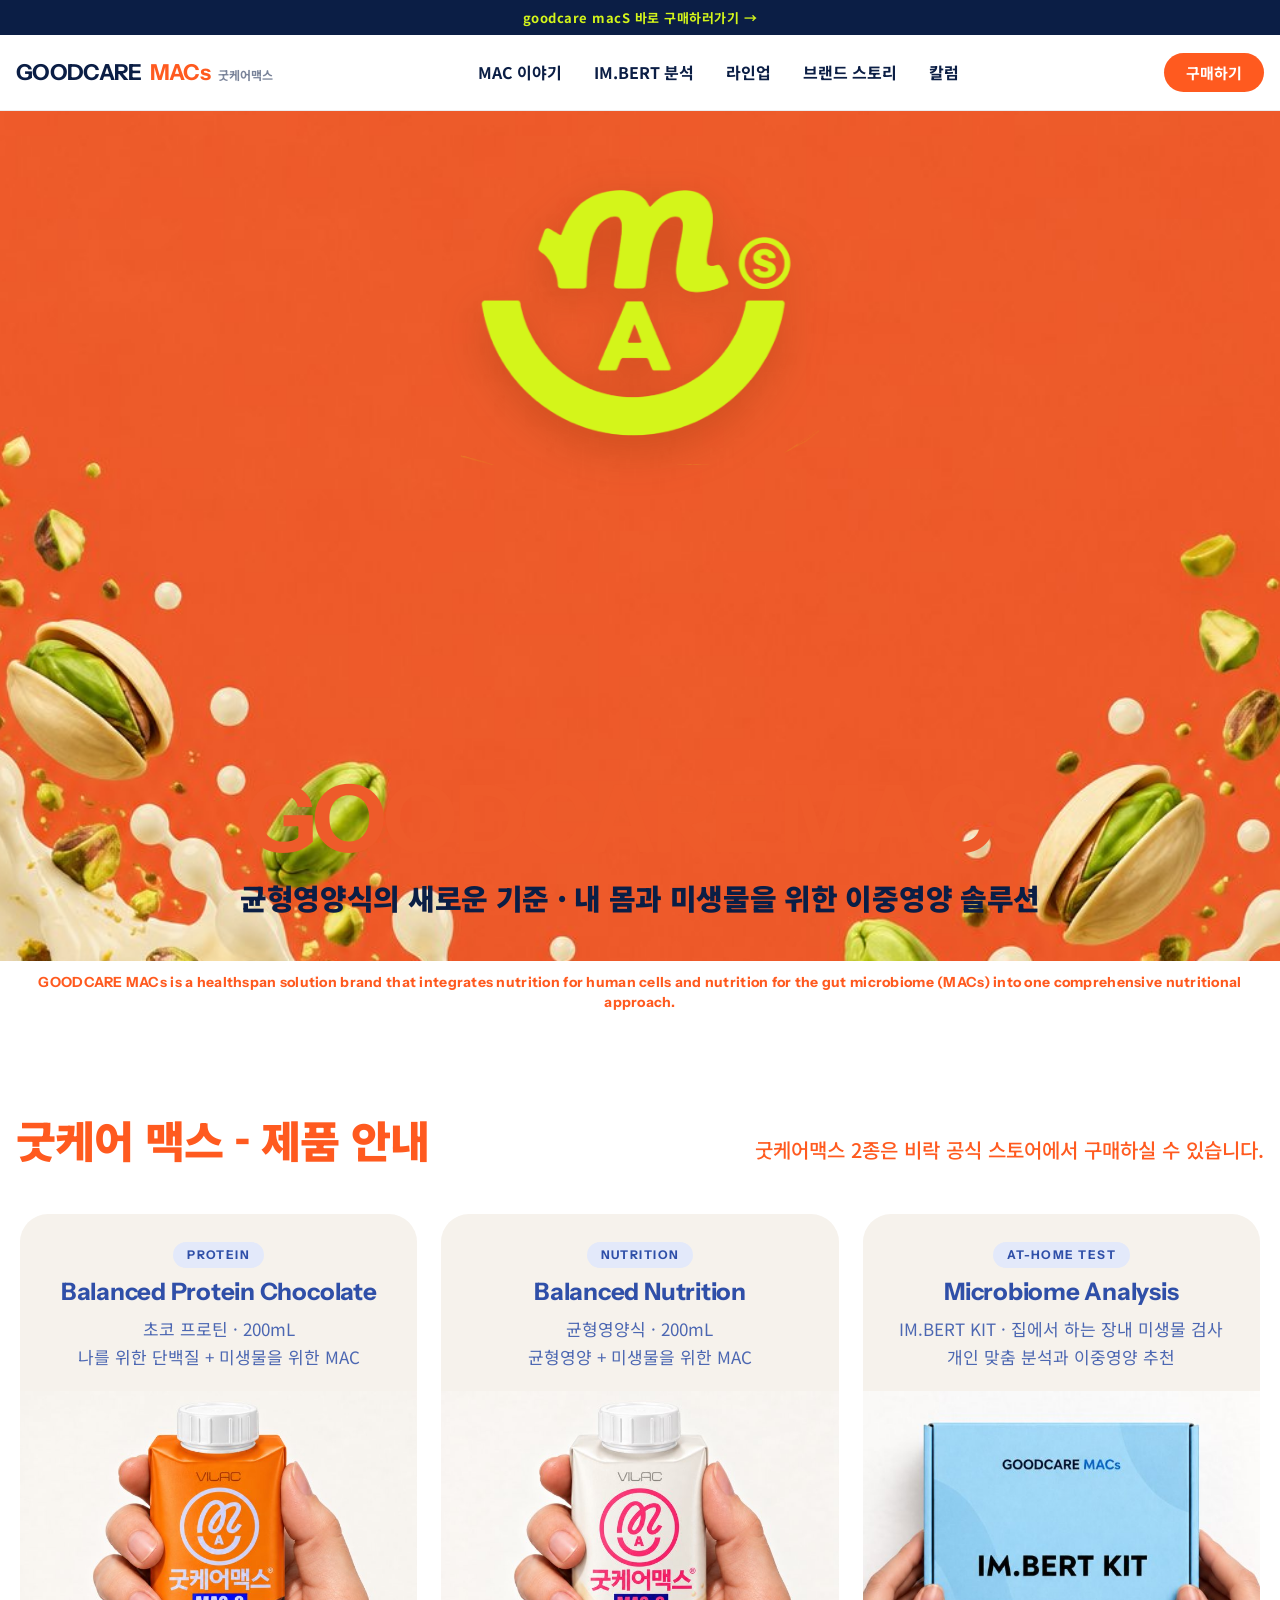
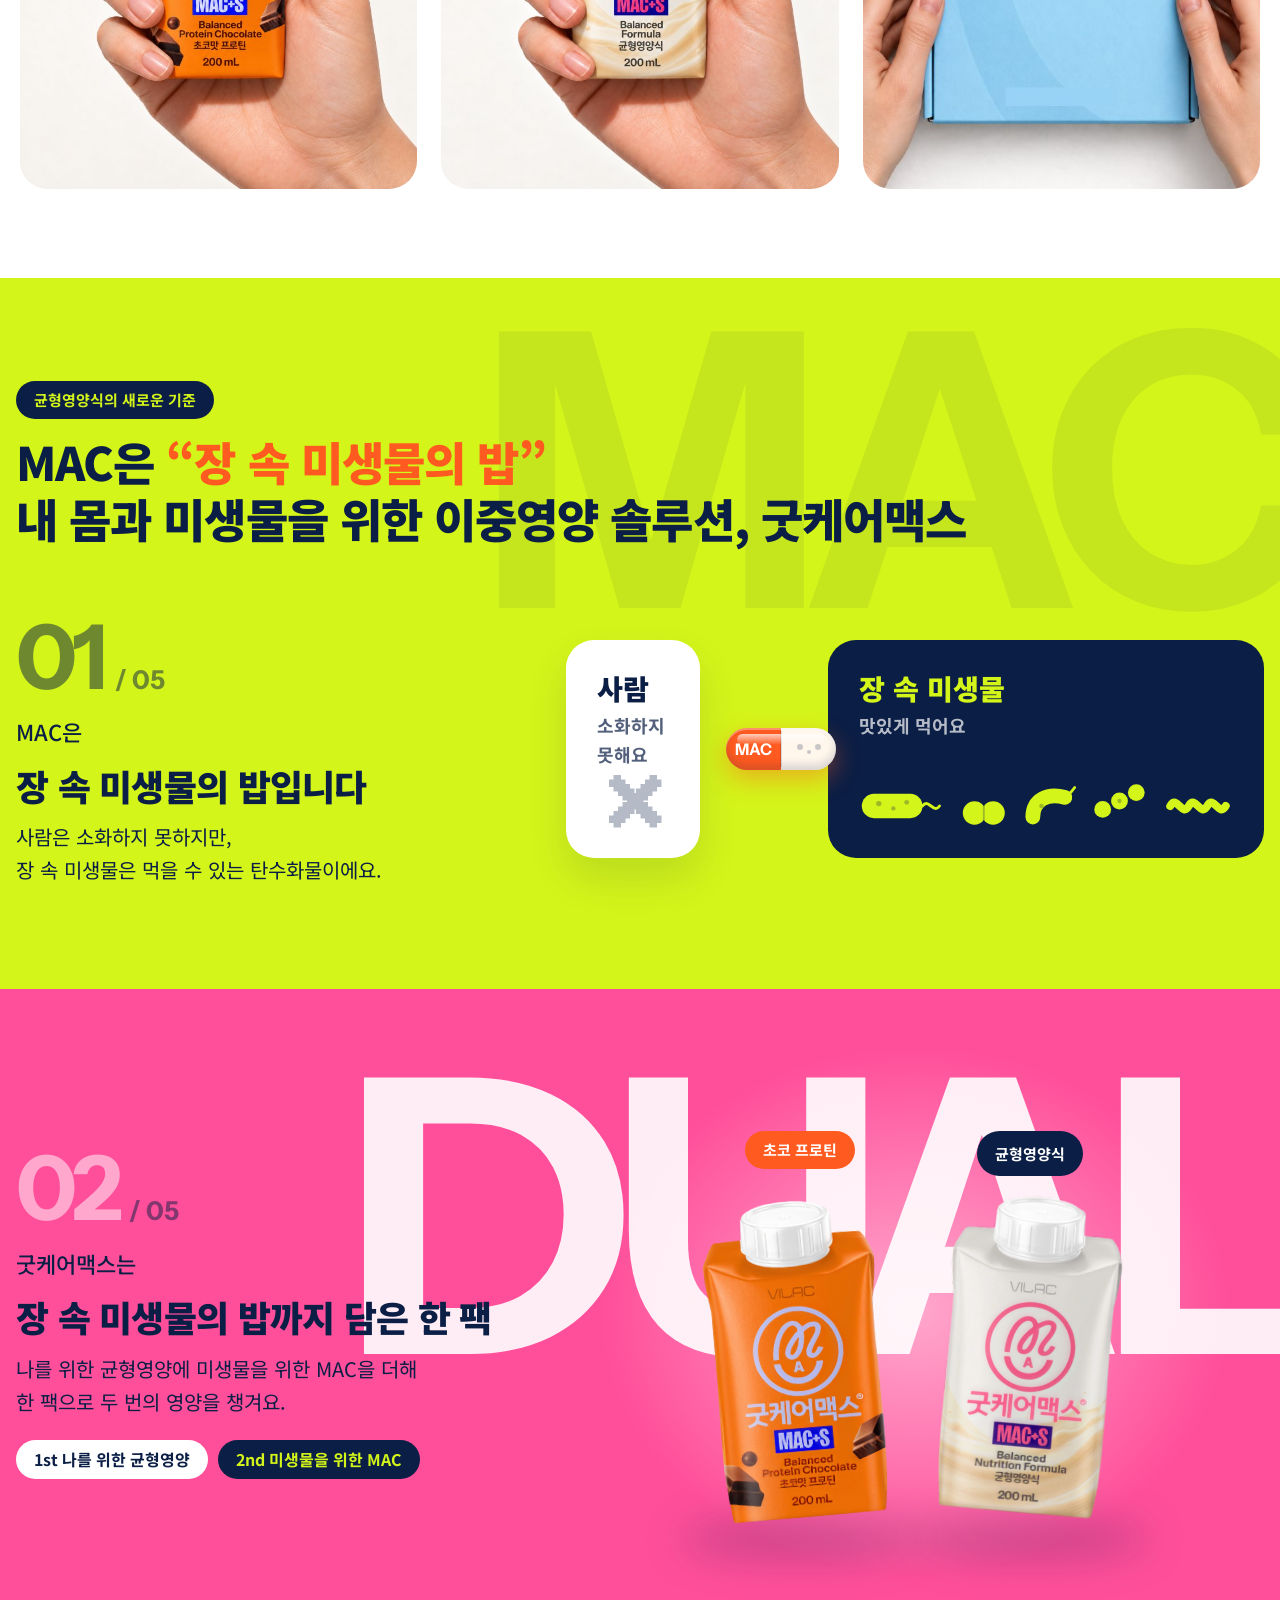
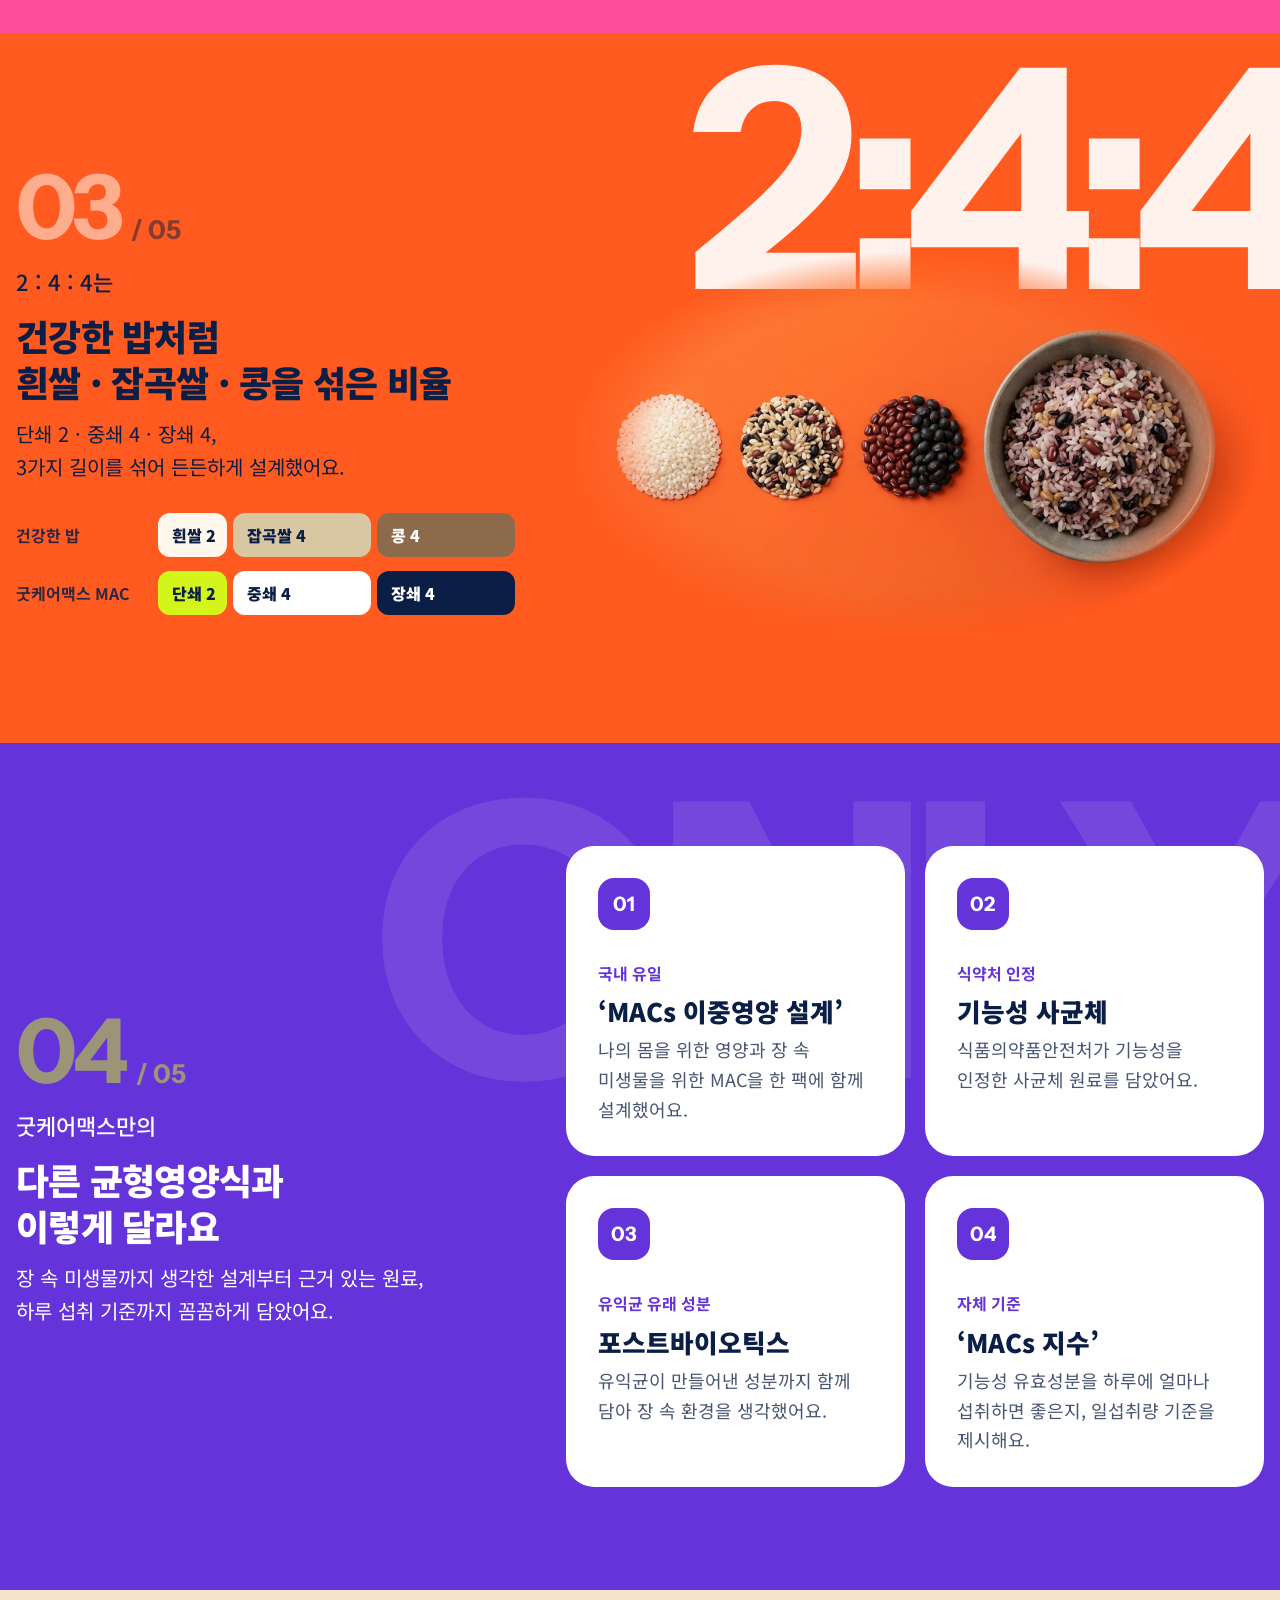
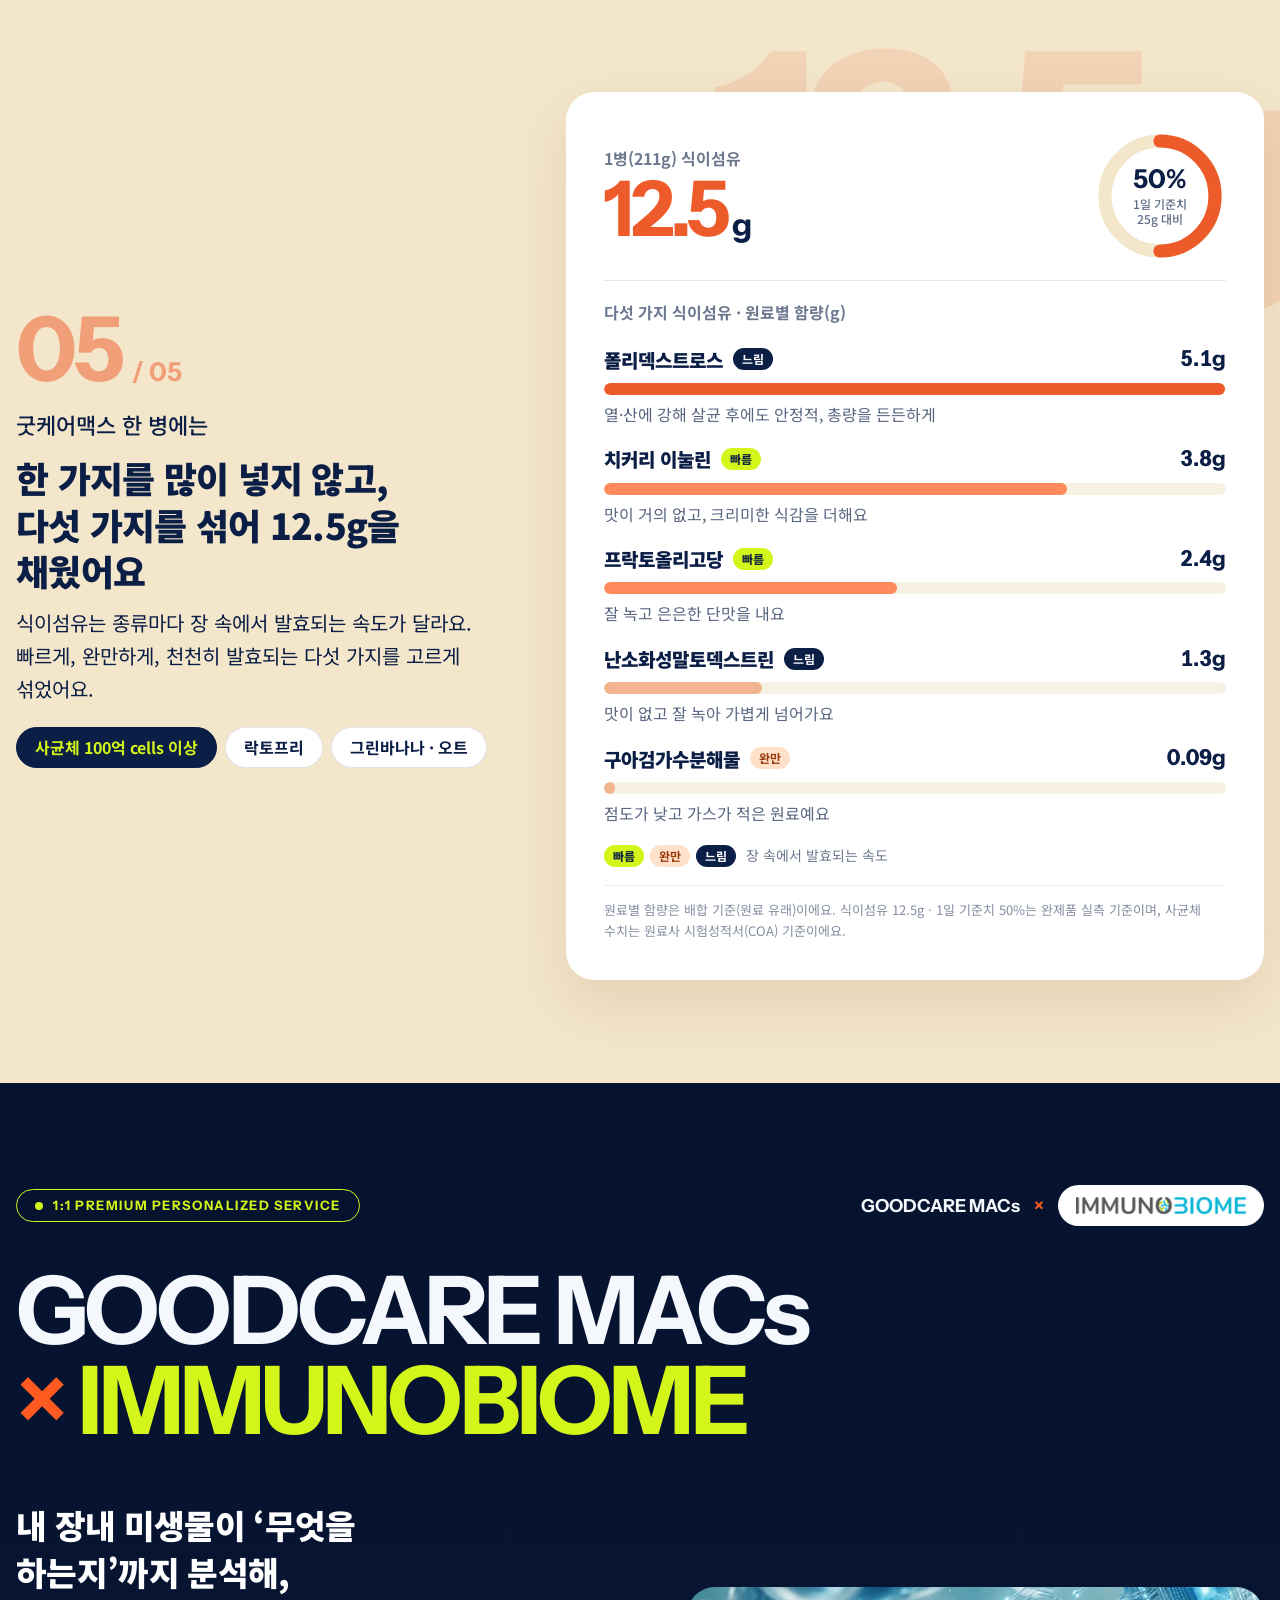
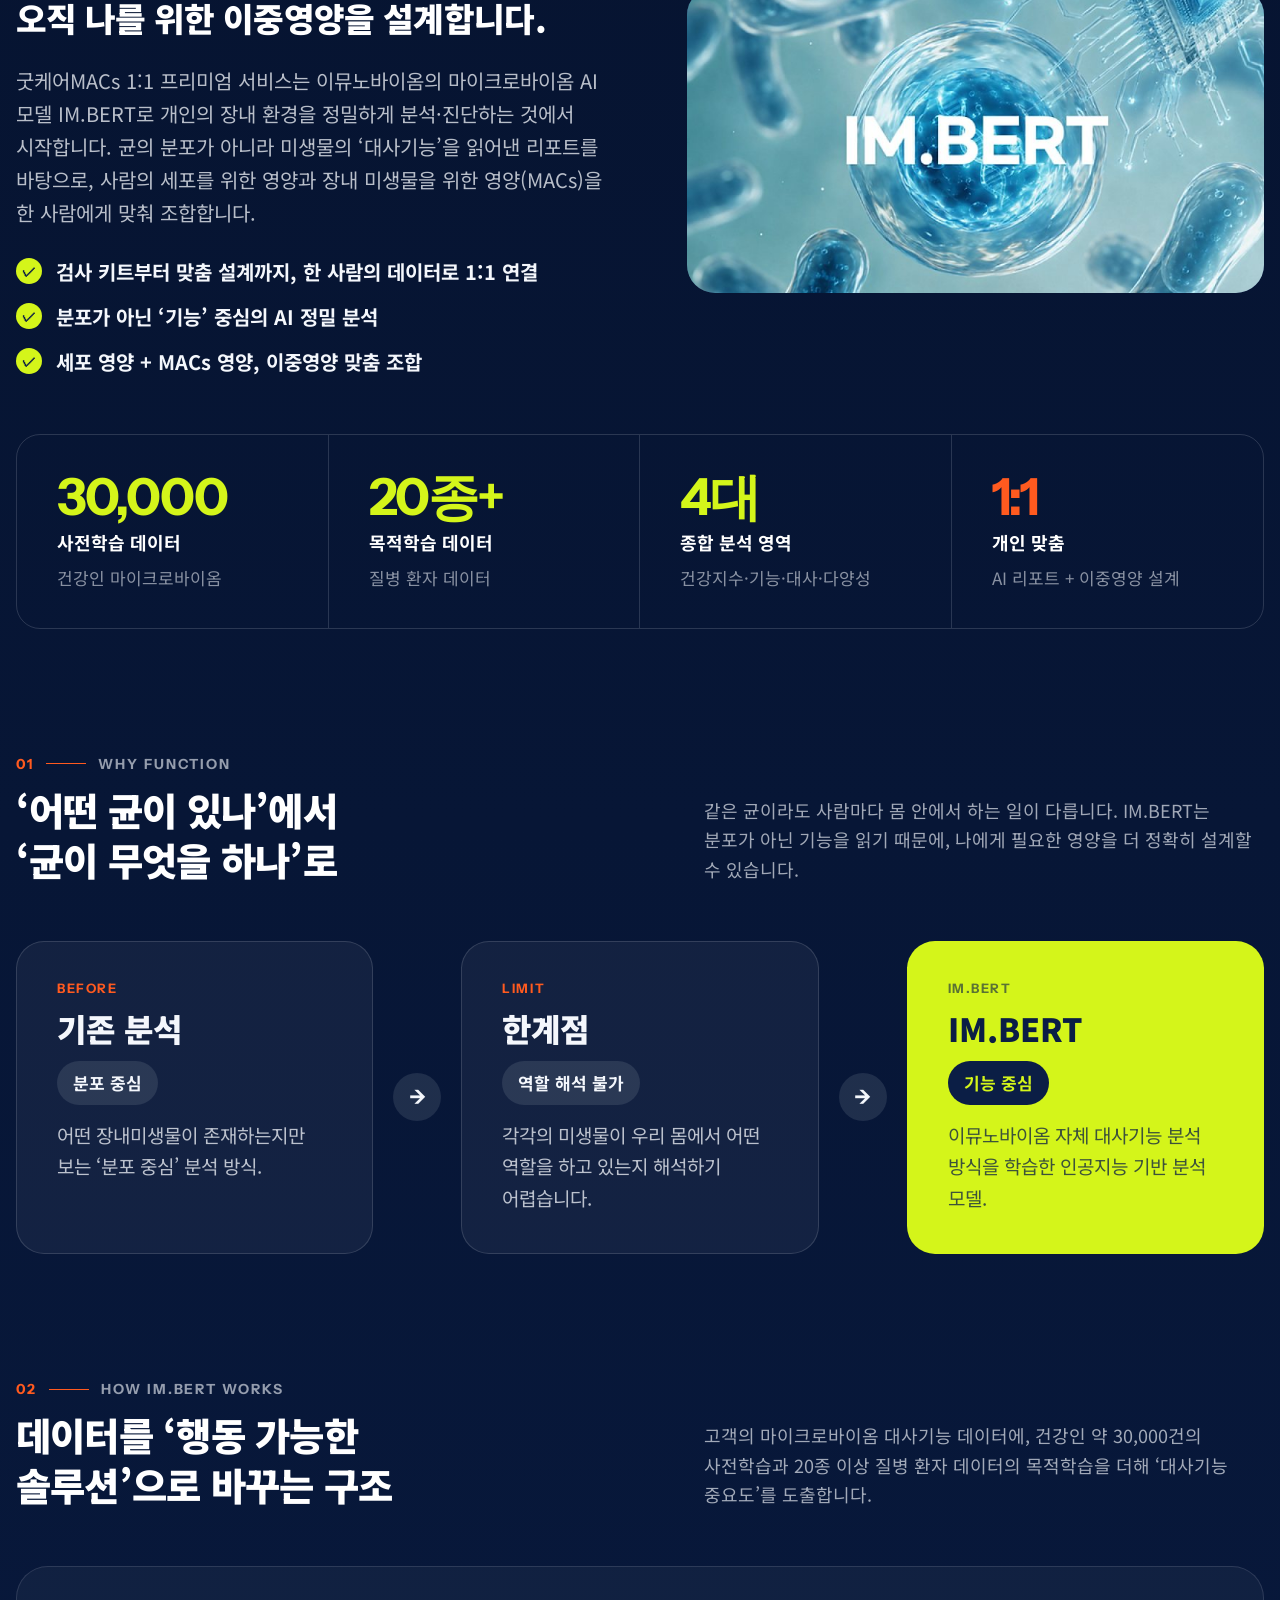
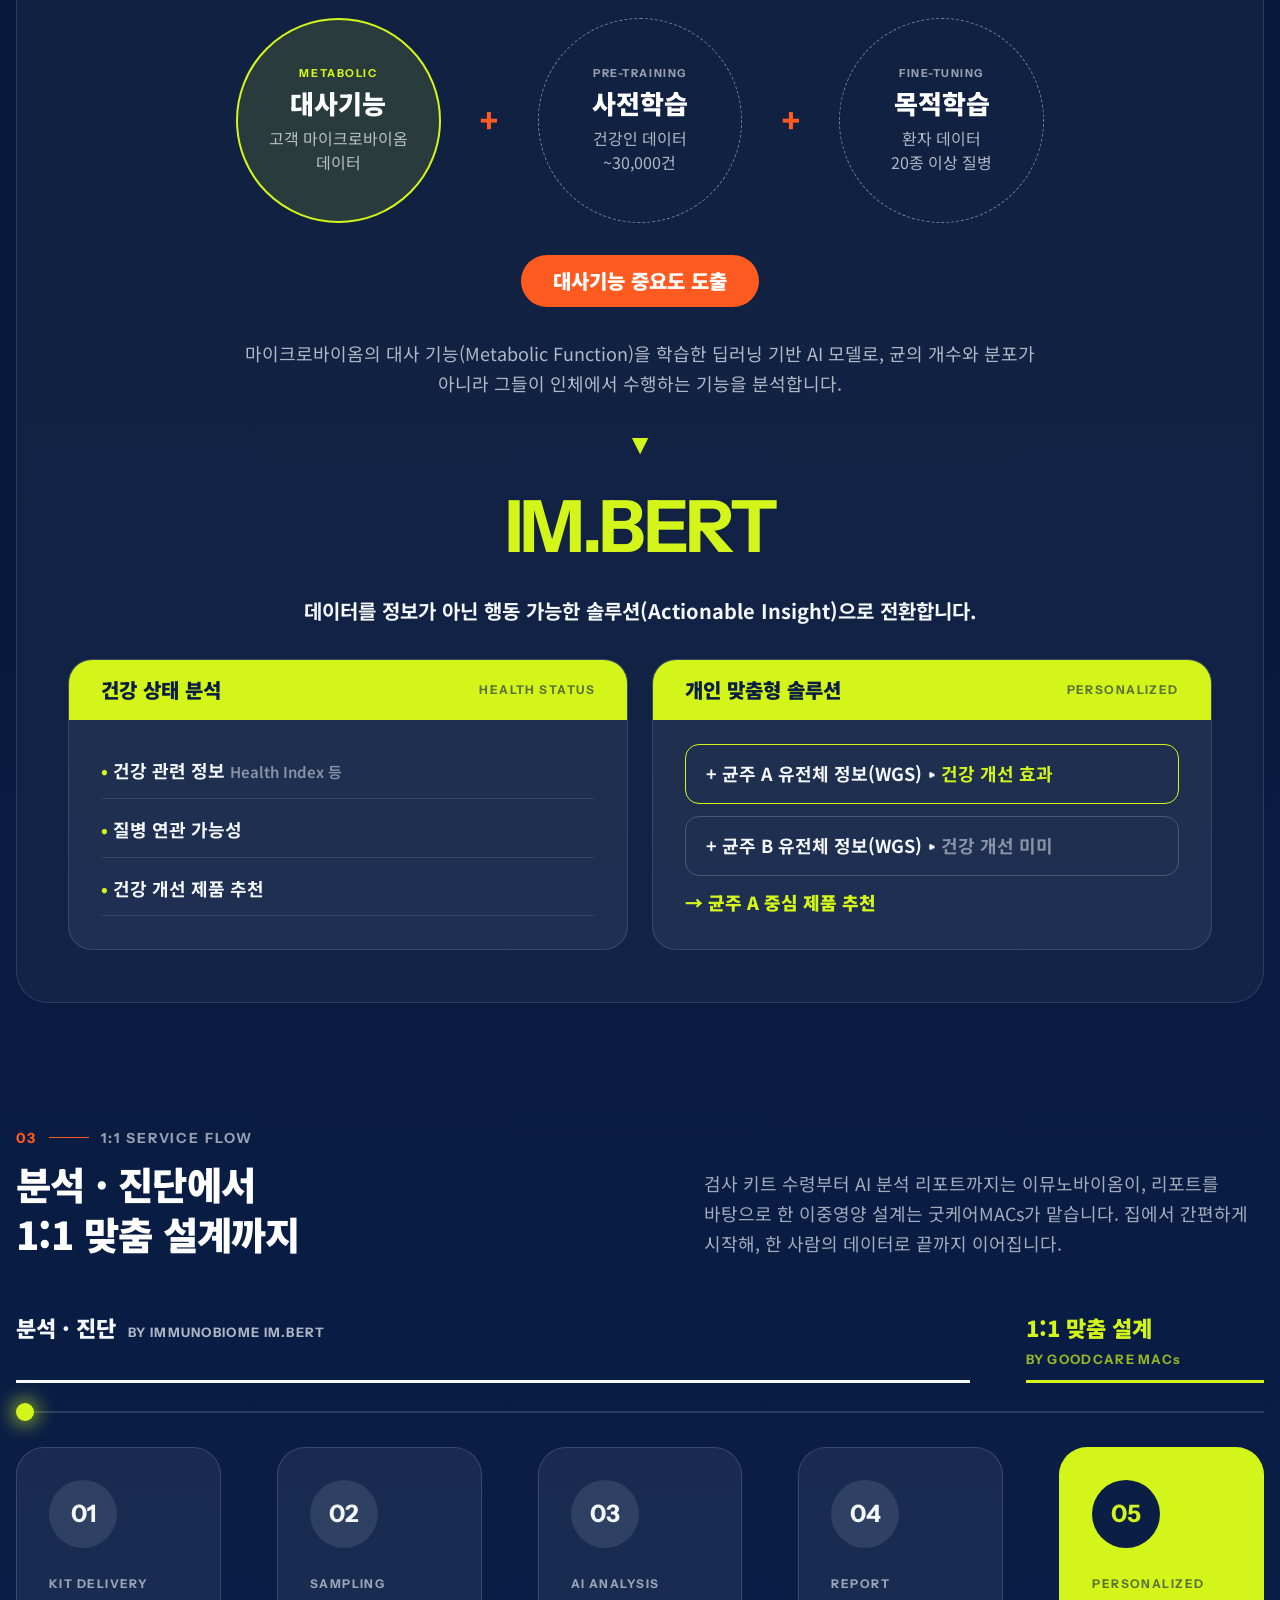
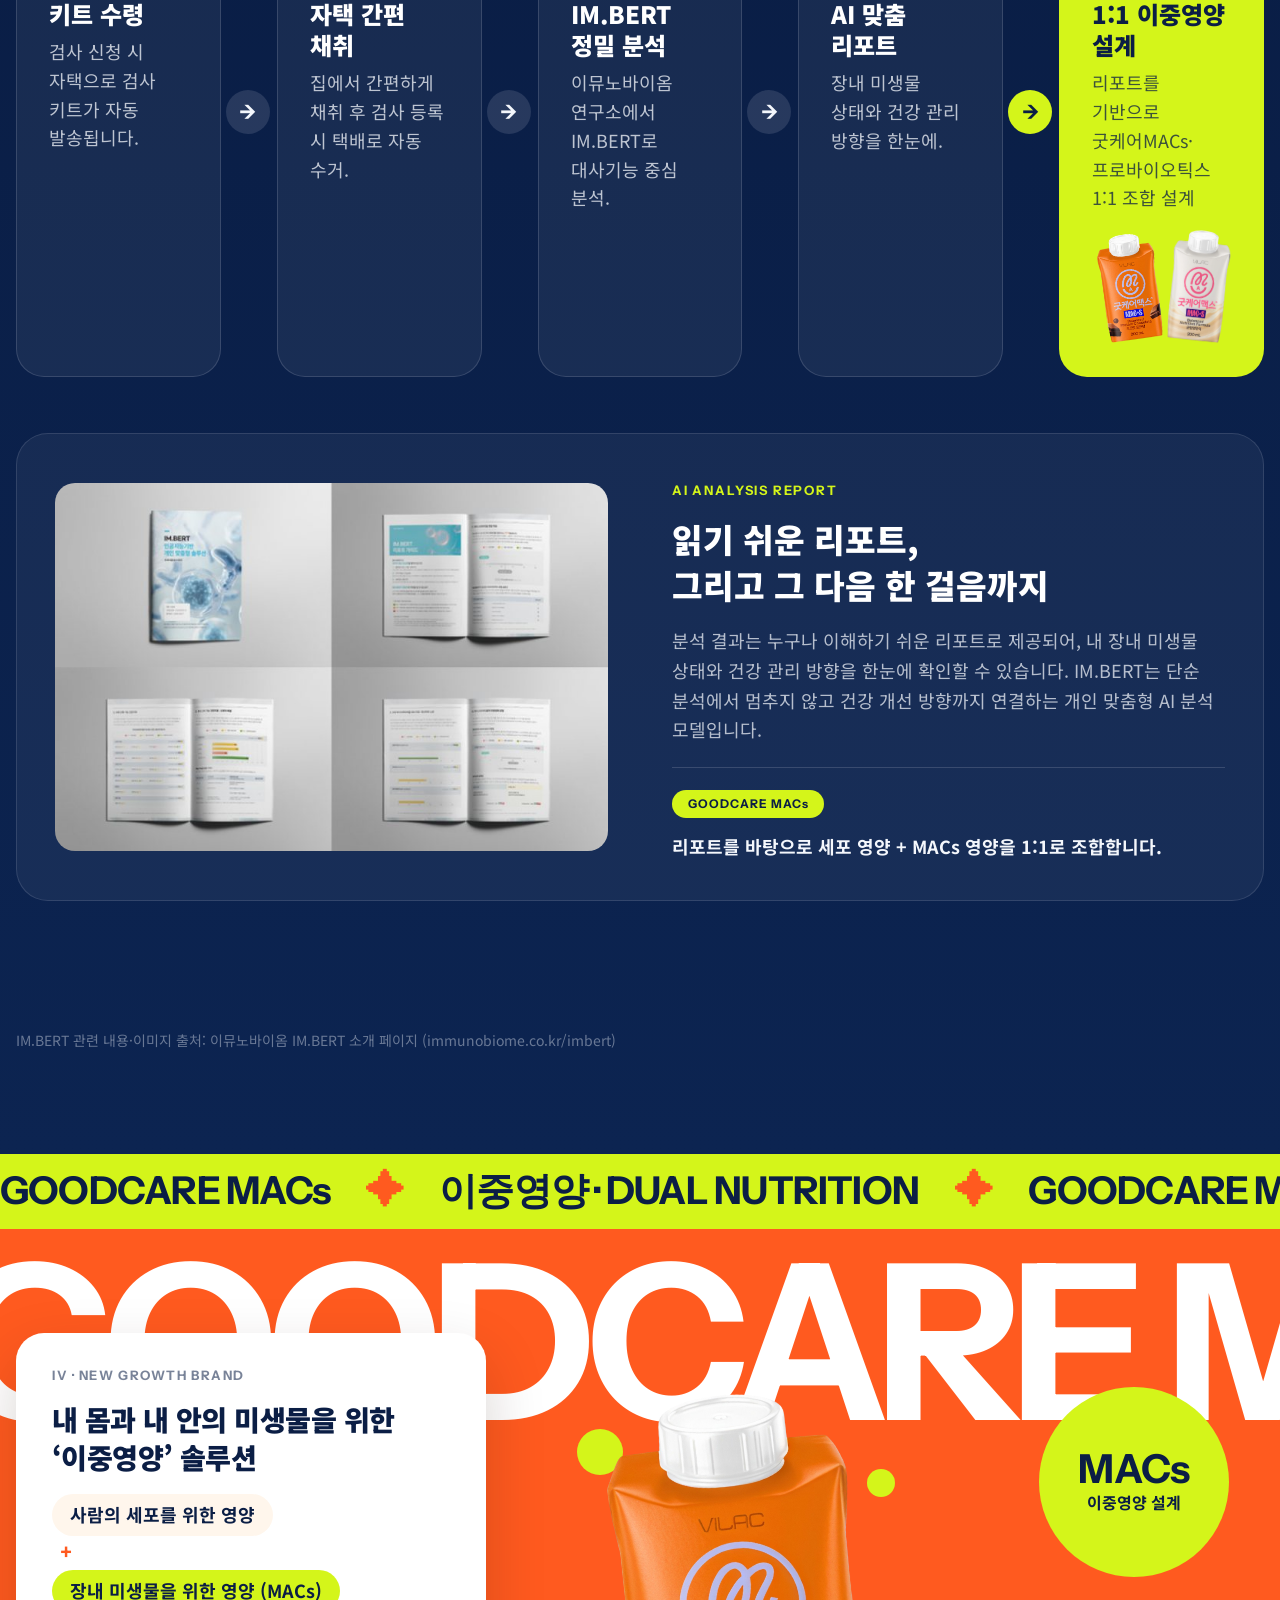
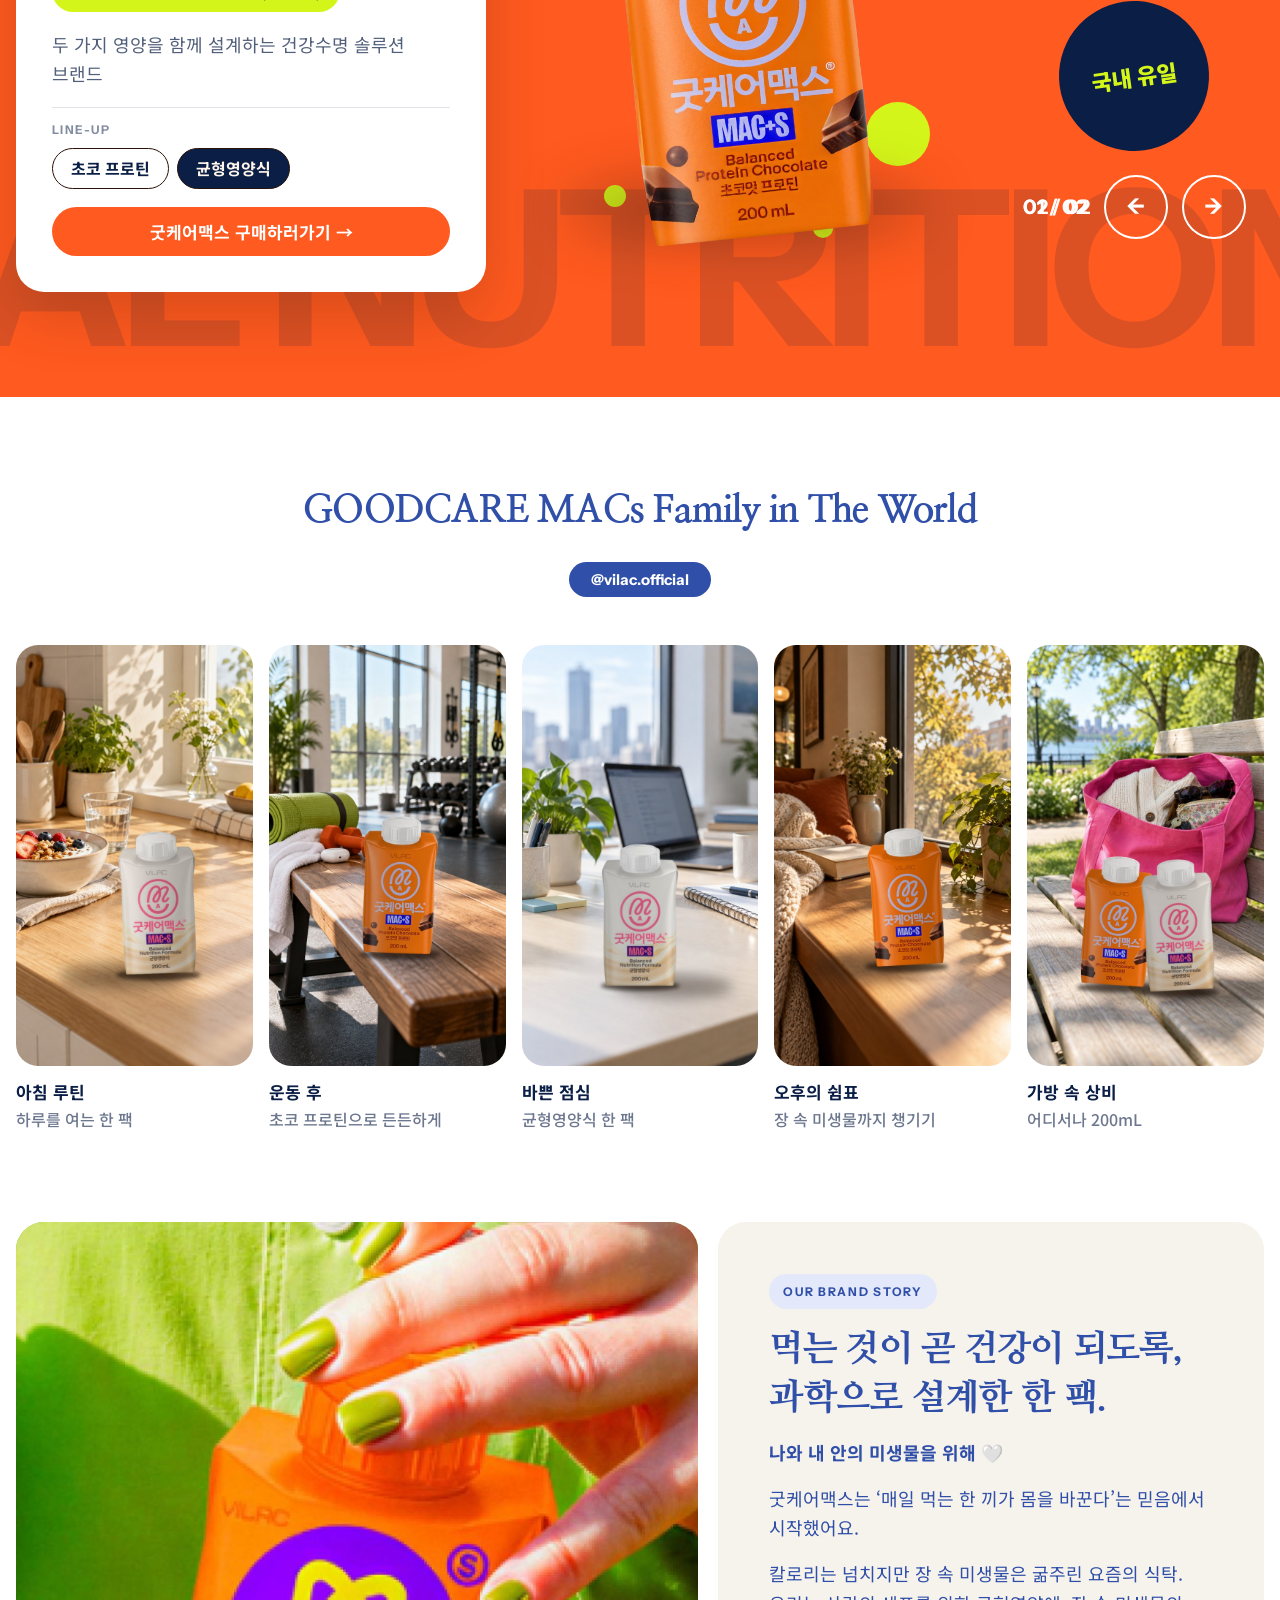
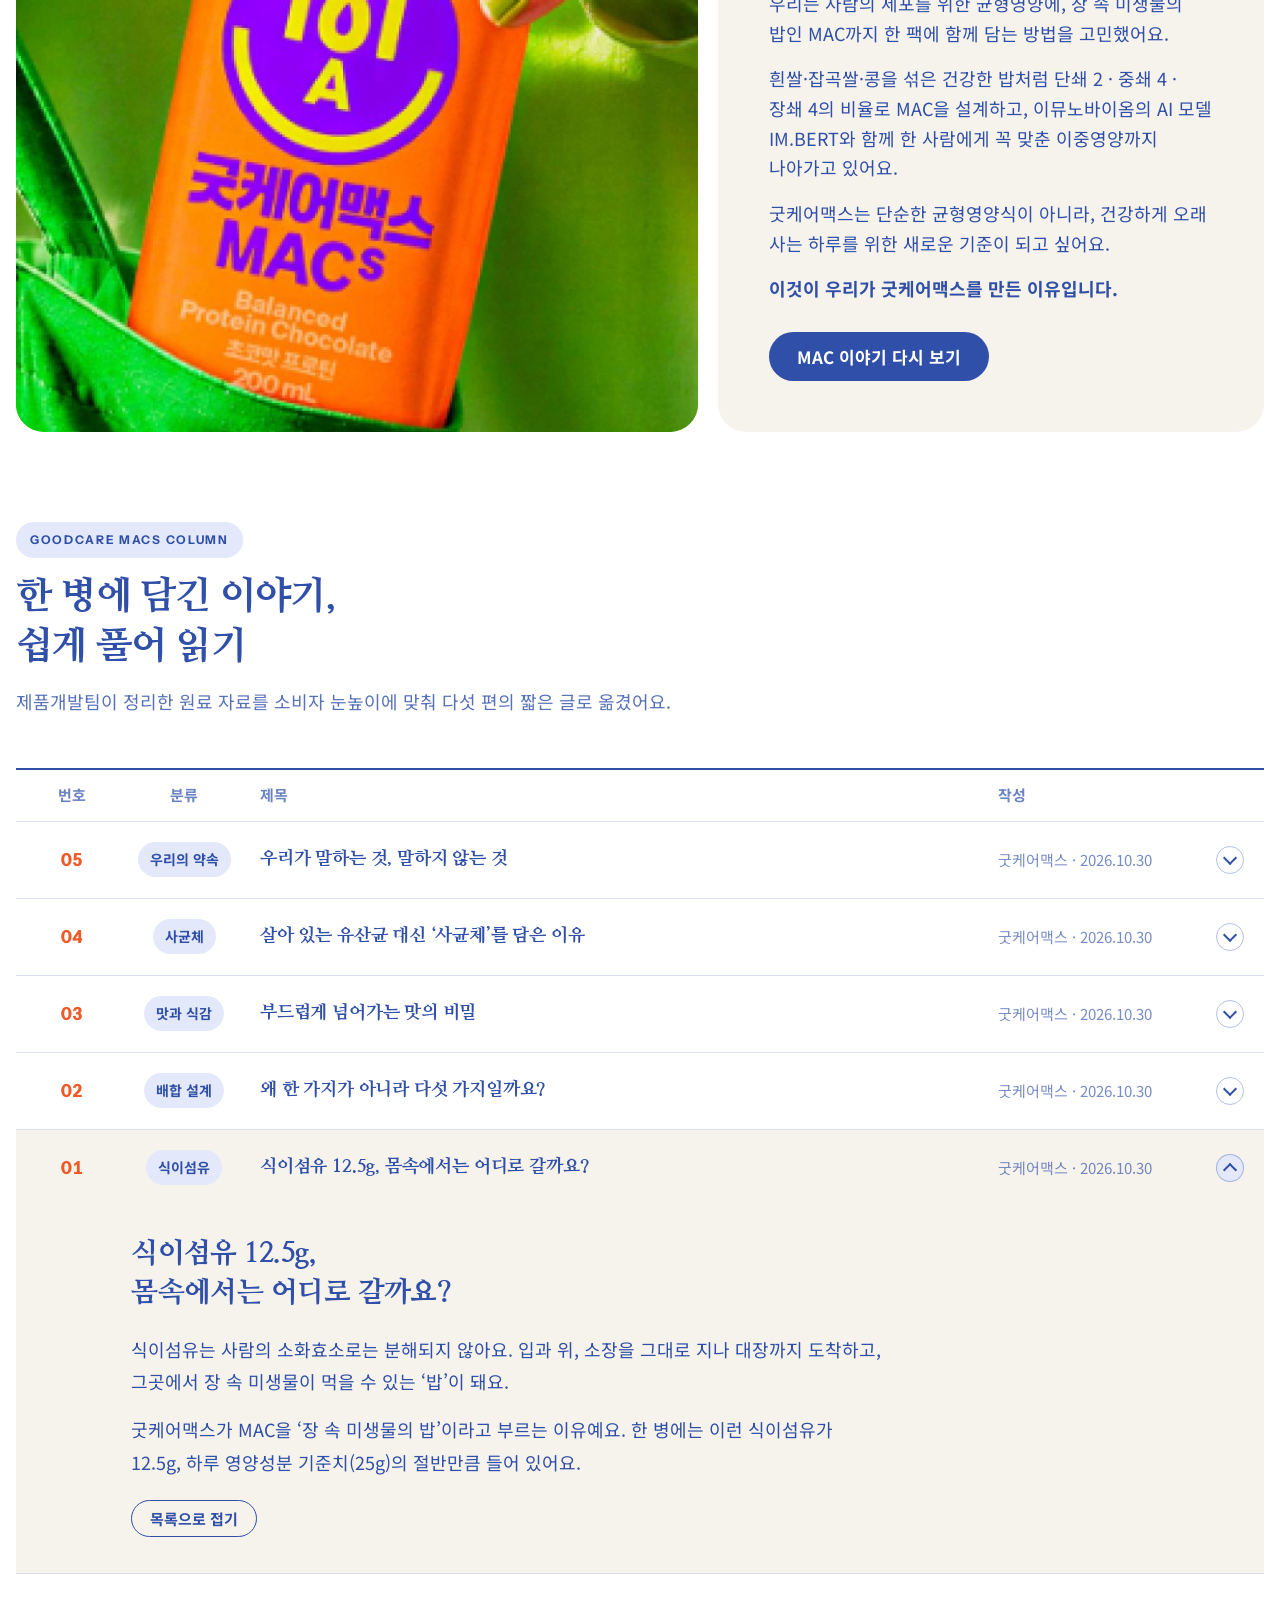
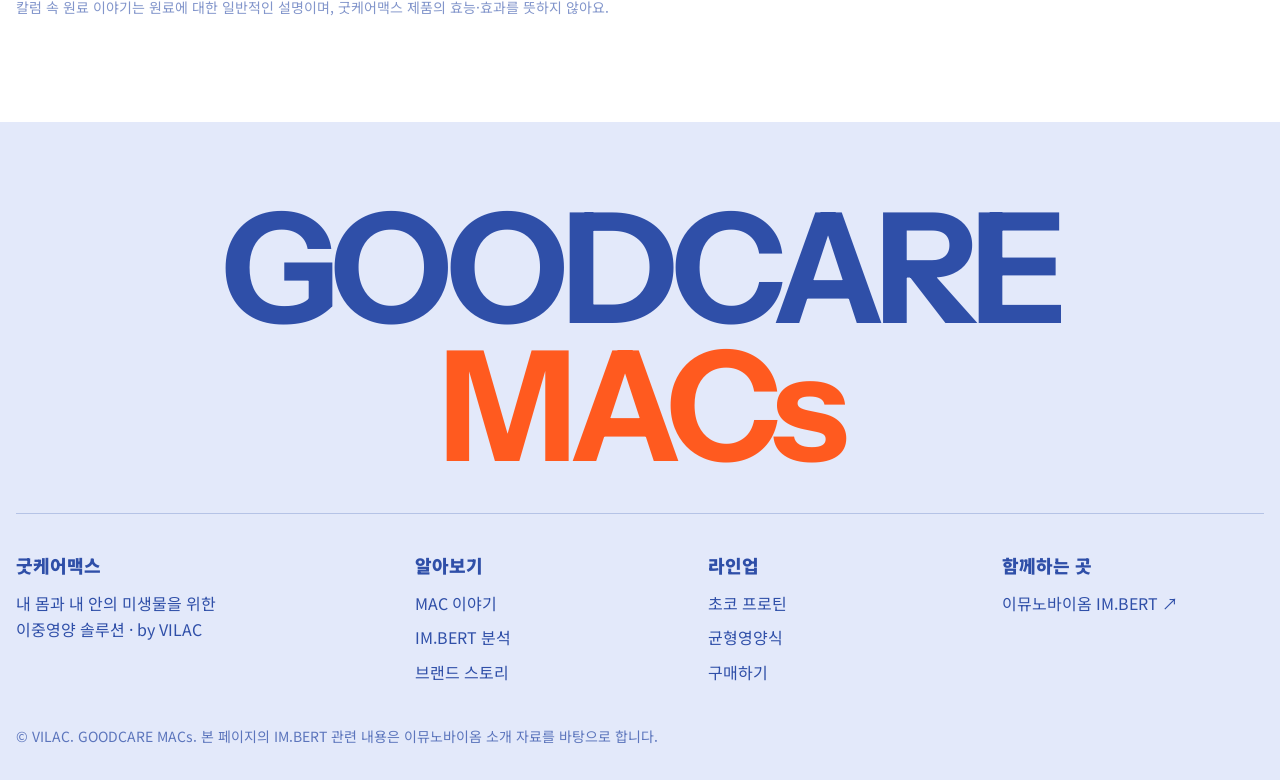
<file: index.html>
<!DOCTYPE html>
<html lang="ko">
<head>
<meta charset="utf-8">
<meta name="viewport" content="width=device-width, initial-scale=1, viewport-fit=cover">
<meta name="description" content="굿케어맥스(GOODCARE MACs) — 내 몸과 장 속 미생물을 위한 이중영양 솔루션. 이뮤노바이옴 IM.BERT 1:1 개인맞춤 서비스.">
<meta property="og:title" content="GOODCARE MACs 굿케어맥스">
<meta property="og:description" content="균형영양식의 새로운 기준, 내 몸과 미생물을 위한 이중영양 솔루션">
<meta property="og:image" content="assets/gcm-hero-shake.jpg">
<title>GOODCARE MACs</title>
<link rel="preconnect" href="https://fonts.googleapis.com">
<link rel="preconnect" href="https://fonts.gstatic.com" crossorigin>
<link rel="stylesheet" href="https://fonts.googleapis.com/css2?family=Instrument+Sans:wght@500;600;700&family=Noto+Sans+KR:wght@400;500;700;900&family=Nanum+Myeongjo:wght@800&display=swap">
<style>
/* Layout: full-bleed color bands stacked like the Figma page; each band holds a centered 1680px stage. */
:root{
  --lime:#D4F51A; --orange:#FF5A1F; --pink:#FF4F9A; --purple:#6433D9;
  --navy:#08193D; --ink:#0B1E45; --cream:#FFF6EC; --paper:#FFFFFF; --mist:#F4F7FC;
  --display:"Instrument Sans","Helvetica Neue",Arial,sans-serif;
  --kr:"Noto Sans KR","Apple SD Gothic Neo","Malgun Gothic",sans-serif;
  --serif:"Nanum Myeongjo","AppleMyungjo",serif;
  --wrap:1680px;
  color-scheme:light;
}
*{box-sizing:border-box}
body{margin:0}
:root{padding-top:env(safe-area-inset-top,0px);padding-bottom:env(safe-area-inset-bottom,0px)}
html{scroll-behavior:smooth}
body{word-break:keep-all;background:var(--cream);color:var(--ink);font-family:var(--kr);font-size:18px;line-height:1.65;-webkit-font-smoothing:antialiased;overflow-x:hidden}
body::before{content:"";position:fixed;inset:0 0 auto;height:env(safe-area-inset-top,0px);z-index:60;background:var(--paper)}
h1,h2,h3{margin:0;text-wrap:balance;letter-spacing:-.02em}
p{margin:0}
a{color:inherit}
img{max-width:100%;display:block}
:focus-visible{outline:3px solid var(--lime);outline-offset:3px;border-radius:6px}
.band{padding-left:max(16px,env(safe-area-inset-left,0px));padding-right:max(16px,env(safe-area-inset-right,0px));position:relative;overflow:hidden}
.wrap{max-width:var(--wrap);margin:0 auto;position:relative}
.eyebrow{font-family:var(--display);font-weight:700;font-size:13px;letter-spacing:.14em;text-transform:uppercase}
.btn{display:inline-flex;align-items:center;gap:10px;border:0;border-radius:999px;padding:16px 28px;font:700 17px/1 var(--kr);cursor:pointer;text-decoration:none;transition:transform .2s ease, box-shadow .2s ease}
.btn:hover{transform:translateY(-2px)}
.chip{display:inline-flex;align-items:center;gap:8px;border-radius:999px;padding:10px 18px;font-weight:700;font-size:16px;line-height:1.2}
.num{font-family:var(--display);font-weight:700;letter-spacing:-.05em;line-height:.9}

/* image slots (swapped for real images on upload) */
.slot{position:relative;background:repeating-linear-gradient(135deg,rgba(11,30,69,.06) 0 12px,rgba(11,30,69,.02) 12px 24px),var(--slot-bg,#EDE7DD);display:flex;align-items:flex-end;overflow:hidden}
.slot::after{content:attr(data-file);font:600 12px/1 var(--display);letter-spacing:.08em;color:rgba(11,30,69,.55);background:rgba(255,255,255,.8);padding:6px 10px;border-radius:999px;margin:12px}
.slot.dark{--slot-bg:#13295A;background:repeating-linear-gradient(135deg,rgba(255,255,255,.07) 0 12px,rgba(255,255,255,.02) 12px 24px),#13295A}
.slot img{position:absolute;inset:0;width:100%;height:100%;object-fit:cover}
.slot:has(img)::after{display:none}
.slot:has(img){background:transparent}

/* ---------- header ---------- */
.topbar{background:var(--ink);color:var(--lime);text-align:center;font:700 13px/1 var(--kr);padding-block:11px;letter-spacing:.04em}
header.site{position:sticky;top:env(safe-area-inset-top,0px);z-index:50;background:var(--paper);border-bottom:1px solid rgba(11,30,69,.08)}
.nav{display:flex;align-items:center;justify-content:space-between;gap:24px;padding-block:18px}
.logo{font:700 22px/1 var(--display);letter-spacing:-.03em;text-decoration:none;display:flex;align-items:baseline;gap:8px}
.logo b{color:var(--orange)}
.logo small{font:700 12px/1 var(--kr);color:rgba(11,30,69,.55);letter-spacing:0}
.nav ul{display:flex;gap:32px;list-style:none;margin:0;padding:0;font-weight:700;font-size:16px}
.nav ul a{text-decoration:none}
.nav ul a:hover{color:var(--orange)}
.nav .btn{padding:12px 22px;font-size:15px;background:var(--orange);color:#fff;white-space:nowrap}
.logo small{white-space:nowrap}
@media (max-width:560px){.logo small{display:none}.logo{font-size:19px}}
@media (max-width:900px){.nav ul{display:none}}

/* ---------- hero ---------- */
.hero{background:var(--orange);color:#fff}
.hero .stage{position:relative;min-height:clamp(420px,52vw,860px);display:grid;align-items:end}
.hero .slot{position:absolute;inset:0;z-index:0;--slot-bg:#E8501A;background:repeating-linear-gradient(135deg,rgba(255,255,255,.08) 0 14px,rgba(255,255,255,.02) 14px 28px),#E8501A}
.hero .copy{position:relative;z-index:2;padding-block:clamp(40px,6vw,96px);text-align:center;display:grid;gap:14px;justify-items:center}
.hero h1{font:700 clamp(48px,7.4vw,124px)/.9 var(--display);letter-spacing:-.04em;color:var(--lime);text-shadow:0 6px 30px rgba(60,15,0,.35)}
.hero .sub{font:900 clamp(22px,2.6vw,40px)/1.3 var(--kr);color:var(--lime);text-shadow:0 2px 14px rgba(120,30,0,.3)}
.hero-line{background:var(--paper);color:var(--orange);font:700 14px/1.4 var(--display);text-align:center;padding-block:12px;letter-spacing:.02em}

/* ---------- lineup ---------- */
.lineup{background:var(--paper);padding-block:clamp(64px,7vw,120px)}
.lineup .head{display:flex;justify-content:space-between;align-items:end;gap:24px;flex-wrap:wrap;margin-bottom:48px}
.lineup h2{font:900 clamp(32px,3.4vw,52px)/1.2 var(--kr);color:var(--orange)}
.lineup .head p{color:var(--orange)!important;font-weight:500;font-size:20px}
.lineup .head p{max-width:520px;color:rgba(11,30,69,.7)}
.cards{display:grid;grid-template-columns:repeat(3,minmax(0,1fr));gap:24px;max-width:1240px;margin:0 auto}
@media (max-width:900px){.cards{grid-template-columns:1fr;max-width:480px}}
.card{background:#F6F2EC;border-radius:28px;overflow:hidden;display:flex;flex-direction:column;transition:transform .3s ease}
.card:hover{transform:translateY(-6px)}
.card .txt{padding:28px 28px 20px;display:grid;gap:8px;text-align:center}
.card .tag{justify-self:center;font:700 12px/1 var(--display);letter-spacing:.12em;padding:7px 14px;border-radius:999px;background:#E3E9FA;color:#2F4FA8}
.card h3{font:700 24px/1.3 var(--display);color:#2F4FA8;letter-spacing:-.01em}
.card p{font-size:17px;color:#2F4FA8;opacity:.85}
.card .slot{aspect-ratio:1/1;max-width:100%;margin-top:auto}

/* ---------- MAC story bands ---------- */
.mac{padding-block:clamp(64px,8vw,120px)}
.mac .grid{display:grid;grid-template-columns:minmax(0,5fr) minmax(0,7fr);gap:clamp(32px,4vw,72px);align-items:center;position:relative;z-index:2}
@media (max-width:980px){.mac .grid{grid-template-columns:1fr}}
.giant{position:absolute;z-index:1;font:700 clamp(160px,30vw,560px)/.85 var(--display);letter-spacing:-.06em;pointer-events:none;white-space:nowrap;top:4%;right:-2%;animation:drift 8s ease-in-out infinite}
@keyframes drift{50%{transform:translateX(-70px)}}
.step{display:grid;gap:12px;min-width:0}
.step .count{display:flex;align-items:baseline;gap:12px}
.step .count .num{font-size:clamp(72px,7vw,104px)}
.step .count span{font:700 26px/1 var(--display);opacity:.5}
.step .kicker{font-weight:500;font-size:22px}
.step h3{font:900 clamp(30px,2.8vw,44px)/1.3 var(--kr)}
.step p{font-size:20px;max-width:34em}
.mac-intro{display:grid;gap:14px;margin-bottom:clamp(40px,5vw,72px);position:relative;z-index:2}
.mac-intro .chip{justify-self:start;background:var(--ink);color:var(--lime);font-size:15px}
.mac-intro h2{font:900 clamp(32px,3.6vw,58px)/1.25 var(--kr)}
.mac-intro h2 em{font-style:normal;color:var(--orange)}

.m1{background:var(--lime);color:var(--ink)}
.m1 .giant{color:var(--ink);opacity:.07}
.m1 .num{color:var(--ink)}
.duel{display:grid;grid-template-columns:1fr auto 1fr;gap:clamp(12px,2vw,28px);align-items:center;position:relative}
.box{border-radius:28px;padding:clamp(22px,2.4vw,36px);min-height:clamp(200px,17vw,270px);display:flex;flex-direction:column;gap:6px;position:relative}
.box h4{margin:0;font:900 clamp(24px,2.2vw,34px)/1.2 var(--kr)}
.box p{font-weight:700;font-size:18px;opacity:.7}
.human{background:#fff;box-shadow:0 20px 40px rgba(11,30,69,.12);animation:shake 8s infinite}
.human .x{position:absolute;right:28px;bottom:16px;font:700 72px/1 var(--display);color:var(--ink);opacity:.3;animation:xflash 8s infinite}
.microbe{background:var(--ink);color:#fff;animation:munchbox 8s infinite}
.microbe h4{color:var(--lime)}
.dots{display:flex;gap:18px;align-items:flex-end;margin-top:auto}
.dots i{display:block;border-radius:50%;background:var(--lime);animation:munch 8s infinite}
.dots i:nth-child(1){width:26px;height:26px}.dots i:nth-child(2){width:16px;height:16px;animation-delay:.08s}.dots i:nth-child(3){width:22px;height:22px;animation-delay:.16s}.dots i:nth-child(4){width:14px;height:14px;animation-delay:.24s}.dots i:nth-child(5){width:30px;height:30px;animation-delay:.32s}
.mac-pill{width:clamp(64px,6vw,96px);display:grid;place-items:center}
.mac-pill b{display:inline-block;background:var(--orange);color:#fff;font:700 clamp(18px,1.6vw,24px)/1 var(--display);padding:13px 22px;border-radius:999px;box-shadow:0 8px 24px rgba(255,90,31,.45);animation:pill 8s infinite}
@keyframes pill{0%,6%{transform:translateX(-110%)}8.5%{transform:translateX(-140%)}11%,15%{transform:translateX(-110%)}25%{transform:translateX(170%)}29%{transform:translateX(170%) translateY(40px) scale(0)}94%{transform:translateX(-110%) scale(0)}100%{transform:translateX(-110%) scale(1)}}
@keyframes shake{0%,7.5%,12%,100%{transform:none}8.5%{transform:translateX(-8px)}9.7%{transform:translateX(8px)}10.8%{transform:translateX(-5px)}}
@keyframes xflash{0%,7.5%,18%,100%{opacity:.3;color:var(--ink)}9%{opacity:1;color:var(--orange)}}
@keyframes munch{0%,27%,40%,100%{transform:none}30%{transform:translateY(-16px) scale(1.25)}34%{transform:translateY(0) scale(1.1)}36%{transform:translateY(-8px)}}
@keyframes munchbox{0%,26%,34%,100%{transform:none}29%{transform:scale(1.04)}}
@media (max-width:640px){.duel{grid-template-columns:1fr}.mac-pill{width:auto;padding-block:4px}.mac-pill b{animation:none}}

.m2{background:var(--pink);color:var(--ink)}
.m2 .giant{color:#fff;opacity:.9;top:10%}
.m2 .num{color:#fff}
.chips{display:flex;flex-wrap:wrap;gap:10px;margin-top:10px}
.packs{display:flex;justify-content:center;gap:clamp(16px,3vw,56px);position:relative;padding-top:40px}
.packs::before{content:"";position:absolute;inset:-10% 5%;background:radial-gradient(closest-side,rgba(255,255,255,.5),rgba(255,255,255,0));z-index:0}
.pack{position:relative;z-index:1;display:grid;justify-items:center;gap:14px;animation:rise 8s cubic-bezier(.2,.8,.2,1) infinite}
.pack:nth-child(2){animation-delay:.28s}
.pack .chip{font-size:15px}
.pack svg,.pack img{width:clamp(130px,15vw,280px);height:auto;filter:drop-shadow(0 30px 30px rgba(11,30,69,.25))}
.pack.c svg,.pack.c img{transform:rotate(-5deg)}.pack.b svg,.pack.b img{transform:rotate(5deg)}
@keyframes rise{0%,3%{transform:translateY(120%);opacity:0}15%{transform:translateY(0);opacity:1}32%{transform:translateY(-16px)}48%{transform:none}64%{transform:translateY(-16px)}80%,90%{transform:none;opacity:1}98%,100%{transform:translateY(120%);opacity:0}}

.m3{background:var(--orange);color:var(--ink)}
.m3 .giant{color:#fff;opacity:.92;font-size:clamp(140px,24vw,440px);top:2%}
.m3 .num{color:#fff}
.m3 .visual{position:relative;padding-top:clamp(60px,9vw,200px)}
.m3 .visual .slot{aspect-ratio:1180/659;max-width:100%;border-radius:32px;--slot-bg:#F26A33;background:repeating-linear-gradient(135deg,rgba(255,255,255,.1) 0 14px,rgba(255,255,255,.03) 14px 28px),#F26A33;-webkit-mask-image:radial-gradient(closest-side,#000 74%,transparent 100%);mask-image:radial-gradient(closest-side,#000 74%,transparent 100%)}
.ratio{display:grid;gap:14px;margin-top:18px;max-width:640px}
.ratio .row{display:grid;grid-template-columns:130px 1fr;align-items:center;gap:12px}
.ratio .row>span{font-weight:700;font-size:16px;opacity:.85}
.bar{display:grid;grid-template-columns:2fr 4fr 4fr;gap:6px}
.bar i{display:block;height:44px;border-radius:12px;font:900 16px/44px var(--kr);font-style:normal;padding-left:14px;white-space:nowrap;overflow:hidden;transform-origin:left;animation:fill 8s cubic-bezier(.2,.8,.2,1) infinite}
.bar i:nth-child(2){animation-delay:.2s}.bar i:nth-child(3){animation-delay:.4s}
.bar.macbar i:nth-child(1){animation-delay:.6s}.bar.macbar i:nth-child(2){animation-delay:.8s}.bar.macbar i:nth-child(3){animation-delay:1s}
@keyframes fill{0%,6%{transform:scaleX(.02)}14%,92%{transform:scaleX(1)}99%,100%{transform:scaleX(.02)}}
@media (max-width:560px){.ratio .row{grid-template-columns:1fr}}

.m4{background:var(--purple);color:#fff}
.m4 .giant{color:#fff;opacity:.1}
.m4 .num{color:var(--lime)}.m4 .count span{color:var(--lime)}
.usp{display:grid;grid-template-columns:repeat(2,minmax(0,1fr));gap:20px}
@media (max-width:640px){.usp{grid-template-columns:1fr}}
.usp article{background:#fff;color:var(--ink);border-radius:28px;padding:32px;display:grid;gap:8px;align-content:start;animation:usp 8s infinite}
.usp article:nth-child(2){animation-delay:2s}.usp article:nth-child(3){animation-delay:4s}.usp article:nth-child(4){animation-delay:6s}
.usp .badge{width:52px;height:52px;border-radius:16px;background:var(--purple);color:#fff;display:grid;place-items:center;font:700 20px/1 var(--display);margin-bottom:22px}
.usp .k{color:var(--purple);font-weight:700;font-size:16px}
.usp h4{margin:0;font:900 clamp(24px,2vw,30px)/1.3 var(--kr)}
.usp p{font-size:18px;opacity:.75}
@keyframes usp{0%{background:var(--lime);transform:scale(1.03)}22%{background:var(--lime);transform:scale(1.03)}26%,100%{background:#fff;transform:none}}

/* ---------- IM.BERT ---------- */
.imb{background:linear-gradient(180deg,#06132F 0%,#08193D 55%,#0C2451 100%);color:var(--mist);padding-block:clamp(72px,8vw,140px)}
.imb .wrap{display:grid;gap:clamp(96px,10vw,160px)}
.imb .top{display:flex;justify-content:space-between;align-items:center;gap:16px;flex-wrap:wrap}
.premium{display:inline-flex;align-items:center;gap:10px;border:1px solid var(--lime);color:var(--lime);border-radius:999px;padding:9px 18px;font:700 13px/1 var(--display);letter-spacing:.12em}
.premium i{width:8px;height:8px;border-radius:50%;background:var(--lime);animation:blink 2s infinite}
@keyframes blink{50%{opacity:.25}}
.lockup{display:flex;align-items:center;gap:14px;font:700 18px/1 var(--display)}
.lockup .x{color:var(--orange)}
.lockup .logo-chip{background:#fff;color:#1E8E86;border-radius:999px;padding:12px 18px;font:700 15px/1 var(--display);letter-spacing:.02em}
.imb h2.title{font:700 clamp(54px,7.4vw,132px)/.95 var(--display);letter-spacing:-.04em;margin-top:40px}
.imb h2.title span{display:block;color:var(--lime)}
.imb h2.title span b{color:var(--orange);display:inline-block;animation:spin 8s linear infinite;margin-right:.15em}
@keyframes spin{to{transform:rotate(-180deg)}}
.intro{display:grid;grid-template-columns:minmax(0,1fr) minmax(0,.95fr);gap:clamp(32px,5vw,80px);align-items:center;margin-top:56px}
@media (max-width:980px){.intro{grid-template-columns:1fr}}
.intro h3{font:900 clamp(28px,2.6vw,44px)/1.4 var(--kr);color:#fff}
.intro p{opacity:.75;font-size:20px;margin-top:22px;max-width:46em}
.checks{list-style:none;padding:0;margin:26px 0 0;display:grid;gap:12px;font-weight:700;font-size:20px}
.checks li{display:flex;gap:14px;align-items:center}
.checks li::before{content:"✓";flex:none;width:26px;height:26px;border-radius:50%;background:var(--lime);color:var(--ink);display:grid;place-items:center;font:700 14px/1 var(--display)}
.intro .slot{aspect-ratio:800/424;max-width:100%;border-radius:28px}
.metrics{display:grid;grid-template-columns:repeat(4,minmax(0,1fr));border:1px solid rgba(244,247,252,.15);border-radius:24px;margin-top:56px}
.metrics div{padding:36px 40px;border-right:1px solid rgba(244,247,252,.15);display:grid;gap:6px}
.metrics div:last-child{border-right:0}
.metrics b{font:700 clamp(44px,4vw,64px)/1 var(--display);letter-spacing:-.04em;color:var(--lime)}
.metrics div:last-child b{color:var(--orange)}
.metrics span{font-weight:700;font-size:18px;color:#fff}
.metrics small{font-size:17px;opacity:.55}
@media (max-width:900px){.metrics{grid-template-columns:repeat(2,minmax(0,1fr))}.metrics div:nth-child(2){border-right:0}.metrics div:nth-child(-n+2){border-bottom:1px solid rgba(244,247,252,.15)}}
@media (max-width:480px){.metrics div{padding:26px 22px}}
.sec-head{display:flex;justify-content:space-between;align-items:end;gap:24px;flex-wrap:wrap;margin-bottom:56px}
.sec-head .lb{display:flex;align-items:center;gap:12px;margin-bottom:14px}
.sec-head .lb b{color:var(--orange);font:700 14px/1 var(--display);letter-spacing:.1em}
.sec-head .lb i{width:40px;height:1px;background:var(--orange)}
.sec-head .lb span{font:700 14px/1 var(--display);letter-spacing:.14em;opacity:.6}
.sec-head h3{font:900 clamp(32px,3vw,52px)/1.3 var(--kr);color:#fff}
.sec-head p{max-width:560px;opacity:.65;font-size:18px}
.compare{display:grid;grid-template-columns:minmax(0,1fr) auto minmax(0,1fr) auto minmax(0,1fr);gap:20px;align-items:stretch}
.compare article{border-radius:28px;padding:40px;display:grid;gap:14px;align-content:start;background:rgba(244,247,252,.05);border:1px solid rgba(244,247,252,.14)}
.compare article.on{background:var(--lime);color:var(--ink);border-color:transparent;animation:pulse 8s infinite 2.4s}
.compare .en{font:700 13px/1 var(--display);letter-spacing:.12em;color:var(--orange)}
.compare .on .en{color:var(--ink);opacity:.6}
.compare h4{margin:0;font:900 32px/1.2 var(--kr)}
.compare .pill{justify-self:start;border-radius:999px;padding:8px 16px;background:rgba(244,247,252,.1);font-weight:700;font-size:17px}
.compare .on .pill{background:var(--ink);color:var(--lime)}
.compare p{font-size:19px;opacity:.75}
.compare .arr{align-self:center;width:48px;height:48px;border-radius:50%;background:rgba(244,247,252,.1);display:grid;place-items:center;font:700 20px/1 var(--display);animation:pulse 8s infinite 1s}
.compare .arr:nth-of-type(2){animation-delay:1.8s}
@keyframes pulse{0%,4%,12%,100%{transform:none}7%{transform:scale(1.18)}}
@media (max-width:980px){.compare{grid-template-columns:1fr}.compare .arr{justify-self:center;transform:rotate(90deg);animation:none}}
.diagram{border:1px solid rgba(244,247,252,.12);background:rgba(244,247,252,.04);border-radius:32px;padding:clamp(32px,4vw,64px);display:grid;justify-items:center;gap:32px;text-align:center}
.nodes{display:flex;align-items:center;gap:clamp(12px,3vw,40px);flex-wrap:wrap;justify-content:center}
.node{width:clamp(180px,16vw,250px);aspect-ratio:1;border-radius:50%;border:1.5px dashed rgba(244,247,252,.45);display:grid;place-content:center;gap:8px;padding:20px;animation:nodep 8s infinite}
.node:nth-of-type(2){animation-delay:.7s}.node:nth-of-type(3){animation-delay:1.4s}
.node.main{border:2px solid var(--lime);background:rgba(212,245,26,.12)}
.node small{font:700 11px/1 var(--display);letter-spacing:.14em;opacity:.6}
.node.main small{color:var(--lime);opacity:1}
.node b{font:900 26px/1.2 var(--kr);color:#fff}
.node span{font-size:16px;opacity:.7;line-height:1.5}
.nodes .plus{color:var(--orange);font:700 36px/1 var(--display)}
@keyframes nodep{0%,8%,18%,100%{transform:none}12%{transform:scale(1.07)}}
.imp{background:var(--orange);color:#fff;font:900 20px/1 var(--kr);padding:16px 32px;border-radius:999px;animation:pulse 8s infinite 3s}
.diagram .exp{opacity:.7;max-width:46em}
.diagram .big{font:700 clamp(56px,6vw,72px)/1 var(--display);letter-spacing:-.03em;color:var(--lime)}
.outputs{display:grid;grid-template-columns:repeat(2,minmax(0,1fr));gap:24px;width:100%;text-align:left}
@media (max-width:820px){.outputs{grid-template-columns:1fr}}
.outputs section{border-radius:24px;background:rgba(244,247,252,.06);border:1px solid rgba(244,247,252,.12);overflow:hidden}
.outputs header{background:var(--lime);color:var(--ink);display:flex;justify-content:space-between;align-items:center;padding:18px 32px;gap:12px}
.outputs header b{font:900 20px/1.2 var(--kr)}
.outputs header small{font:700 12px/1 var(--display);letter-spacing:.12em;opacity:.6}
.outputs ul{list-style:none;margin:0;padding:24px 32px 32px;display:grid;gap:4px}
.outputs li{padding:12px 0;border-bottom:1px solid rgba(244,247,252,.1);font-weight:700}
.outputs li::before{content:"• ";color:var(--lime)}
.strain{display:grid;gap:12px;padding:24px 32px 32px}
.strain div{border:1px solid rgba(244,247,252,.2);border-radius:14px;padding:14px 20px;font-weight:700;font-size:18px}
.strain div.good{border-color:var(--lime)}
.strain div em{font-style:normal;color:var(--lime)}
.strain div.bad em{color:rgba(244,247,252,.5)}
.strain p{color:var(--lime);font-weight:900}
.groups{display:grid;grid-template-columns:4fr 1fr;gap:56px;margin-bottom:28px}
.groups div{border-bottom:3px solid var(--mist);padding-bottom:14px;display:flex;gap:12px;align-items:baseline;flex-wrap:wrap}
.groups div:last-child{border-color:var(--lime);color:var(--lime)}
.groups b{font:900 22px/1.2 var(--kr)}
.groups small{font:700 13px/1 var(--display);letter-spacing:.1em;opacity:.7}
.track{position:relative;height:2px;background:rgba(244,247,252,.15);margin-bottom:34px}
.track i{position:absolute;top:-8px;left:0;width:18px;height:18px;border-radius:50%;background:var(--lime);box-shadow:0 0 18px 4px rgba(212,245,26,.6);animation:signal 8s linear infinite}
@keyframes signal{0%{left:0;opacity:0}4%{opacity:1}72%{left:calc(100% - 18px);opacity:1}80%,100%{left:calc(100% - 18px);opacity:0}}
.flow{display:grid;grid-template-columns:repeat(5,minmax(0,1fr));gap:56px;position:relative}
.flow article{border-radius:28px;padding:32px;background:rgba(244,247,252,.06);border:1px solid rgba(244,247,252,.14);display:grid;gap:8px;align-content:start;position:relative}
.flow article:not(:last-child)::after{content:"→";position:absolute;right:-50px;top:50%;width:44px;height:44px;border-radius:50%;background:rgba(244,247,252,.12);display:grid;place-items:center;font:700 20px/1 var(--display);transform:translateY(-50%)}
.flow article:nth-child(4)::after{background:var(--lime);color:var(--ink)}
.flow .n{width:68px;height:68px;border-radius:50%;background:rgba(244,247,252,.1);display:grid;place-items:center;font:700 24px/1 var(--display);margin-bottom:22px;position:relative}
.flow .n::after{content:"";position:absolute;inset:0;border-radius:50%;border:3px solid var(--lime);opacity:0;animation:ripple 8s infinite}
.flow article:nth-child(2) .n::after{animation-delay:1.15s}.flow article:nth-child(3) .n::after{animation-delay:2.3s}.flow article:nth-child(4) .n::after{animation-delay:3.45s}.flow article:nth-child(5) .n::after{animation-delay:4.6s}
@keyframes ripple{0%,5%{opacity:0;transform:none}6%{opacity:1}17%{opacity:0;transform:scale(1.7)}100%{opacity:0}}
.flow .en{font:700 12px/1 var(--display);letter-spacing:.12em;opacity:.6}
.flow h4{margin:0;font:900 24px/1.3 var(--kr);color:#fff}
.flow p{font-size:18px;opacity:.75;line-height:1.6}
.flow article.last{background:var(--lime);color:var(--ink);border-color:transparent;overflow:hidden}
.flow article.last h4{color:var(--ink)}
.flow article.last .n{background:var(--ink);color:var(--lime)}
.flow .minis{display:flex;justify-content:flex-end;gap:4px;margin-top:8px}
.flow .minis svg,.flow .minis img{width:64px;height:auto}
@media (max-width:1200px){.flow{grid-template-columns:repeat(2,minmax(0,1fr));gap:24px}.flow article::after{display:none}.groups{grid-template-columns:1fr;gap:16px}.track{display:none}}
@media (max-width:560px){.flow{grid-template-columns:1fr}}
.report{margin-top:56px;border-radius:32px;background:rgba(244,247,252,.05);border:1px solid rgba(244,247,252,.12);padding:clamp(24px,3vw,48px);display:grid;grid-template-columns:minmax(0,1fr) minmax(0,1fr);gap:clamp(32px,5vw,72px);align-items:center}
@media (max-width:900px){.report{grid-template-columns:1fr}}
.report .slot{aspect-ratio:3/2;max-width:100%;border-radius:20px}
.report h4{margin:14px 0 18px;font:900 clamp(28px,2.6vw,40px)/1.38 var(--kr);color:#fff}
.report p{opacity:.72}
.report .next{margin-top:22px;padding-top:22px;border-top:1px solid rgba(244,247,252,.15);display:flex;gap:14px;align-items:center;flex-wrap:wrap;font-weight:700}
.report .next span{background:var(--lime);color:var(--ink);border-radius:999px;padding:8px 16px;font:700 12px/1 var(--display);letter-spacing:.08em}
.source{font-size:14px;opacity:.4}

/* ---------- marquee + product stage ---------- */
.marquee{background:var(--lime);overflow:hidden;padding-block:18px}
.marquee .t{display:flex;gap:36px;width:max-content;animation:mq 16s linear infinite;font:700 clamp(28px,3vw,44px)/1 var(--display);letter-spacing:-.02em;white-space:nowrap}
.marquee .t span:nth-child(even){color:var(--orange)}
@keyframes mq{to{transform:translateX(-50%)}}
.pstage{background:var(--orange);color:var(--ink);transition:background-color .8s ease;padding-block:clamp(48px,6vw,96px)}
.pstage[data-f="b"]{background:var(--pink)}
.pstage .gt{position:absolute;left:-4%;top:2%;font:700 clamp(110px,17vw,318px)/.9 var(--display);letter-spacing:-.05em;color:#fff;white-space:nowrap;animation:drift 8s ease-in-out infinite;pointer-events:none}
.pstage .gb{position:absolute;right:-6%;bottom:4%;font:700 clamp(110px,17vw,318px)/.9 var(--display);letter-spacing:-.05em;color:var(--ink);opacity:.14;white-space:nowrap;pointer-events:none}
.pgrid{display:grid;grid-template-columns:minmax(0,470px) minmax(0,1fr) minmax(0,260px);gap:clamp(24px,3vw,48px);align-items:center;position:relative;z-index:2;min-height:clamp(560px,48vw,860px)}
@media (max-width:1100px){.pgrid{grid-template-columns:1fr;justify-items:center}}
.info{background:#fff;border-radius:28px;padding:36px;display:grid;gap:18px;box-shadow:0 24px 60px rgba(42,18,8,.18);width:100%}
.info .en{font:700 13px/1 var(--display);letter-spacing:.12em;opacity:.55}
.info h3{font:900 clamp(26px,2.2vw,32px)/1.35 var(--kr)}
.eq{display:grid;gap:6px;justify-items:start}
.eq .chip{font-size:18px;background:var(--cream)}
.eq .chip.l{background:var(--lime)}
.eq b{color:var(--orange);font:700 22px/1 var(--display);padding-left:8px;transition:color .8s}
.pstage[data-f="b"] .eq b{color:var(--pink)}
.info .lu{border-top:1px solid rgba(11,30,69,.12);padding-top:16px;display:grid;gap:12px}
.info .lu small{font:700 12px/1 var(--display);letter-spacing:.12em;opacity:.5}
.flv{display:flex;gap:8px;flex-wrap:wrap}
.flv button{border:1.5px solid var(--ink);background:transparent;color:var(--ink);border-radius:999px;padding:10px 18px;font:700 16px/1.2 var(--kr);cursor:pointer;transition:background .3s,color .3s}
.flv button[aria-pressed="true"]{background:var(--ink);color:var(--cream)}
.info .btn{background:var(--orange);color:#fff;justify-content:center;transition:background .8s,transform .2s}
.pstage[data-f="b"] .info .btn{background:var(--pink)}
.hero-pack{position:relative;display:grid;place-items:center;min-height:clamp(380px,40vw,760px);width:100%}
.hero-pack .p{position:absolute;transition:opacity .7s ease, transform .9s cubic-bezier(.2,.8,.2,1)}
.hero-pack .p svg,.hero-pack .p img{width:clamp(220px,21vw,420px);height:auto;filter:drop-shadow(0 40px 40px rgba(42,18,8,.3))}
.hero-pack .p.c{transform:rotate(-6deg)}
.hero-pack .p.b{opacity:0;transform:rotate(5deg) translateY(80px)}
.pstage[data-f="b"] .p.c{opacity:0;transform:rotate(-6deg) translateY(-60px)}
.pstage[data-f="b"] .p.b{opacity:1;transform:rotate(5deg)}
.hero-pack .float{animation:float 4s ease-in-out infinite}
@keyframes float{50%{transform:translateY(-20px)}}
.dot-fx{position:absolute;border-radius:50%;background:var(--lime);transition:background .8s;animation:float 5s ease-in-out infinite}
.pstage[data-f="b"] .dot-fx{background:var(--cream)}
.side{display:grid;gap:24px;justify-items:center;align-content:center}
.badge1{width:190px;height:190px;border-radius:50%;background:var(--lime);display:grid;place-content:center;text-align:center;transform:rotate(-12deg);animation:wob 8s ease-in-out infinite}
.badge1 b{font:700 40px/1 var(--display)}
.badge1 span{font-weight:700;font-size:16px}
.badge2{width:150px;height:150px;border-radius:50%;background:var(--ink);color:var(--lime);display:grid;place-items:center;font:900 22px/1 var(--kr);transform:rotate(8deg);animation:beat 4s ease-in-out infinite}
@keyframes wob{50%{transform:rotate(-2deg)}}
@keyframes beat{0%,30%,40%,100%{transform:rotate(8deg) scale(1)}35%{transform:rotate(8deg) scale(1.14)}}
.snav{display:flex;align-items:center;gap:14px;color:#fff;font:700 20px/1 var(--display)}
.snav button{width:64px;height:64px;border-radius:50%;border:2px solid #fff;background:transparent;color:#fff;font:700 22px/1 var(--display);cursor:pointer}
.snav button:hover{background:rgba(255,255,255,.15)}
@media (max-width:1100px){.side{grid-auto-flow:column}.badge1{width:150px;height:150px}.badge1 b{font-size:32px}.badge2{width:120px;height:120px;font-size:18px}}

/* ---------- day gallery ---------- */
.day{background:var(--paper);padding-block:clamp(64px,7vw,120px);text-align:center}
.day h2{font:800 clamp(30px,3vw,48px)/1.3 var(--serif);color:#2F4FA8}
.day .handle{display:inline-block;margin-top:14px;background:#2F4FA8;color:#fff;border-radius:999px;padding:10px 22px;font:700 15px/1 var(--display);text-decoration:none}
.day > .wrap > p{color:rgba(11,30,69,.65);margin-top:12px}
.strip{display:grid;grid-template-columns:repeat(5,minmax(0,1fr));gap:16px;margin-top:48px;text-align:left}
.strip figure{margin:0;display:grid;gap:12px}
.strip .slot{aspect-ratio:9/16;max-width:100%;border-radius:22px}
.strip .slot.cut{background:linear-gradient(180deg,#FFE7D6,#FFD3BB)}
.strip .slot.cut img{object-fit:contain;padding:18% 14%}
.strip figcaption{font-weight:700;font-size:17px}
.strip figcaption small{display:block;font-weight:500;color:rgba(11,30,69,.6);font-size:16px}
@media (max-width:1000px){.strip{grid-template-columns:repeat(3,minmax(0,1fr))}.strip figure:nth-child(n+4){display:none}}
@media (max-width:560px){.strip{grid-template-columns:repeat(2,minmax(0,1fr))}.strip figure:nth-child(3){display:none}}

/* ---------- story ---------- */
.story{background:var(--paper);padding-block:0 clamp(64px,7vw,120px)}
.story .grid{display:grid;grid-template-columns:minmax(0,1.25fr) minmax(0,1fr);gap:20px}
@media (max-width:900px){.story .grid{grid-template-columns:1fr}}
.story .slot{border-radius:28px;min-height:420px;--slot-bg:#7DCB2E;background:repeating-linear-gradient(135deg,rgba(255,255,255,.1) 0 14px,rgba(255,255,255,.03) 14px 28px),#7DCB2E}
.story .txt{background:#F6F2EC;border-radius:28px;padding:clamp(32px,4vw,64px);display:grid;gap:16px;align-content:center}
.story .txt .eyebrow{justify-self:start;background:#E3E9FA;color:#2F4FA8;border-radius:999px;padding:8px 14px;font-size:12px}
.story h2{font:800 clamp(30px,2.8vw,42px)/1.35 var(--serif);color:#2F4FA8;letter-spacing:-.02em}
.story p{font-size:18px;color:#2F4FA8;max-width:32em}
.story p.lead{font-weight:700}
.story .btn{justify-self:start;background:#2F4FA8;color:#fff;margin-top:12px}

/* ---------- footer ---------- */
footer{background:#E3E9FA;color:#2F4FA8}
footer .big{font:700 clamp(64px,12vw,220px)/.9 var(--display);letter-spacing:-.05em;text-align:center;padding-block:clamp(48px,6vw,96px) clamp(24px,3vw,48px)}
footer .big b{color:var(--orange)}
footer .cols{display:grid;grid-template-columns:1.4fr repeat(3,1fr);gap:32px;border-top:1px solid rgba(47,79,168,.25);padding-block:40px}
@media (max-width:820px){footer .cols{grid-template-columns:1fr 1fr}}
footer h5{margin:0 0 12px;font:900 18px/1.3 var(--kr)}
footer ul{list-style:none;margin:0;padding:0;display:grid;gap:8px;font-size:16px}
footer ul a{text-decoration:none}
footer ul a:hover{text-decoration:underline}
footer .fine{font-size:14px;opacity:.75;padding-block:0 32px}

@media (max-width:700px){.hero .stage{min-height:0;display:block}.hero .slot{position:relative;inset:auto;aspect-ratio:1800/1005}.hero .copy{background:#E1D1B6;padding-block:28px}.hero h1{font-size:44px}.hero .sub{font-size:19px}}

/* hero: extended artwork keeps the whole logo; copy sits on the chocolate */
.hero.band{padding-left:0;padding-right:0}
.hero .copy{padding-left:max(16px,env(safe-area-inset-left,0px));padding-right:max(16px,env(safe-area-inset-right,0px))}
.hero .stage{min-height:0;aspect-ratio:2560/1700;max-height:1080px;width:100%}
.hero .slot img{object-position:50% 0%}
.hero .copy{position:absolute;left:0;right:0;bottom:0;padding-block:0 clamp(24px,3.6vw,60px)}
.hero{background:#EE5B2A}
.hero h1{color:#EE5B2A;text-shadow:none}
.hero .sub{display:inline-block;background:var(--ink);color:var(--lime);text-shadow:none;border-radius:20px;padding:12px 26px;font-size:clamp(17px,1.7vw,26px)!important}
.hero h1{font-size:clamp(44px,6.6vw,118px)}
.hero .sub{font-size:clamp(20px,2.3vw,36px)}
@media (max-width:700px){.hero .stage{aspect-ratio:auto;max-height:none}.hero .copy{position:relative}.hero .slot{aspect-ratio:2560/1700}}

/* microbes: real bacteria silhouettes */
.dots{gap:14px;align-items:center;flex-wrap:nowrap}
.dots i,.dots i:nth-child(n){width:auto;height:auto;background:none;border-radius:0;display:block;line-height:0}
.dots i svg{display:block;overflow:visible;width:auto}
.dots i:nth-child(1) svg{height:34px}.dots i:nth-child(2) svg{height:28px}.dots i:nth-child(3) svg{height:42px}.dots i:nth-child(4) svg{height:36px}.dots i:nth-child(5) svg{height:30px}
.dots{gap:clamp(8px,1.2vw,16px)}
.dots i:nth-child(2){margin-top:14px}.dots i:nth-child(4){margin-top:-10px}
/* MAC as a probiotic capsule */
.mac-pill b{position:relative;display:inline-flex;align-items:center;padding:0;width:clamp(104px,8.6vw,128px);height:clamp(40px,3.3vw,48px);border-radius:999px;overflow:hidden;
  background:linear-gradient(90deg,var(--orange) 0 50%,#FFF6EC 50% 100%);
  box-shadow:0 10px 24px rgba(255,90,31,.42),inset 0 -5px 8px rgba(11,30,69,.16),inset 0 2px 0 rgba(255,255,255,.35)}
.mac-pill b::before{content:"";position:absolute;left:50%;top:8%;bottom:8%;width:2px;margin-left:-1px;background:rgba(11,30,69,.14)}
.mac-pill b::after{content:"";position:absolute;left:10%;right:10%;top:16%;height:24%;border-radius:999px;background:linear-gradient(180deg,rgba(255,255,255,.7),rgba(255,255,255,0))}
.mac-pill b span{position:relative;z-index:1;width:50%;text-align:center;color:#fff;font:700 clamp(15px,1.25vw,19px)/1 var(--display);letter-spacing:.02em}
.mac-pill b i{position:relative;z-index:1;width:50%;display:flex;justify-content:center;gap:4px}
.mac-pill b i em{display:block;width:6px;height:6px;border-radius:50%;background:rgba(11,30,69,.22)}
.mac-pill b i em:nth-child(2){width:4px;height:4px;margin-top:6px}

/* ===== hero interactions ===== */
.hero .slot{overflow:hidden}
.hero .hero-bg{transform:translate(calc(var(--mx,0)*-14px),calc(var(--my,0)*-10px)) scale(1.04);transition:transform .6s cubic-bezier(.2,.8,.2,1)}
.hero-logo{position:absolute;left:50%;top:9.3%;width:28%;z-index:1;transform:translate(-50%,0) translate(calc(var(--mx,0)*18px),calc(var(--my,0)*12px));transition:transform .6s cubic-bezier(.2,.8,.2,1)}
.hero-logo img{position:static;width:100%;height:auto;display:block;transform-origin:50% 60%;filter:drop-shadow(0 14px 22px rgba(120,40,0,.28));
  animation:logo-pop 1.1s cubic-bezier(.34,1.56,.64,1) both,logo-float 6s ease-in-out 1.1s infinite;cursor:pointer}
.hero-logo:hover img{animation:logo-pop 1.1s cubic-bezier(.34,1.56,.64,1) both,logo-float 6s ease-in-out 1.1s infinite,logo-smile .7s cubic-bezier(.34,1.56,.64,1)}
@keyframes logo-pop{0%{transform:scale(.55) rotate(-14deg)}60%{transform:scale(1.06) rotate(3deg)}100%{transform:none}}
@keyframes logo-float{0%,100%{translate:0 0;rotate:0deg}25%{translate:0 -2.2%;rotate:-2.5deg}50%{translate:0 0;rotate:0deg}75%{translate:0 -1.4%;rotate:2.5deg}}
@keyframes logo-smile{0%{scale:1}35%{scale:1.1 .92}65%{scale:.96 1.06}100%{scale:1}}
.hero h1{font-size:clamp(48px,7.3vw,130px)!important;cursor:default}
.hero h1 span{display:inline-block;transform-origin:50% 100%;animation:ttl-rise .9s cubic-bezier(.2,.8,.2,1) calc(var(--i)*45ms + .25s) both,ttl-wave 6s ease-in-out calc(var(--i)*70ms + 2s) infinite}
.hero h1 span:hover{animation:ttl-hop .5s cubic-bezier(.34,1.56,.64,1)}
@keyframes ttl-rise{0%{transform:translateY(55%) rotate(8deg) scale(.8);opacity:0}100%{transform:none;opacity:1}}
@keyframes ttl-wave{0%,14%,100%{transform:none}5%{transform:translateY(-12%) scale(1.06)}9%{transform:translateY(2%) scale(.98)}}
@keyframes ttl-hop{0%{transform:none}40%{transform:translateY(-22%) scale(1.12) rotate(-6deg);color:var(--ink)}100%{transform:none}}
@media (max-width:700px){.hero h1{font-size:clamp(40px,12vw,56px)!important}}

/* subtitle: one line, no box, same width as the title */
.hero .sub{display:block!important;background:none!important;padding:0!important;border-radius:0!important;color:var(--ink)!important;white-space:nowrap;font-weight:900;letter-spacing:-.01em;line-height:1.2;margin-top:6px}
@media (max-width:700px){.hero .sub{white-space:normal;font-size:20px!important}}

/* ===== mobile layout (≤700px) ===== */
@media (max-width:1200px){.flow article:not(:last-child)::after{display:none}}
.hero h1 .w{display:inline-block;white-space:nowrap;font-weight:inherit}
@media (max-width:700px){
  /* hero: portrait art, copy sits on the calm shake surface */
  .hero .stage{aspect-ratio:2/3!important;max-height:none!important;display:block!important;min-height:0!important}
  .hero .slot{position:absolute!important;inset:0!important;aspect-ratio:auto!important}
  .hero .slot img.hero-bg{transform:none!important}
  .hero-logo{width:56%!important;top:7%!important}
  .hero .copy{position:absolute!important;left:0;right:0;bottom:0;background:none!important;padding-block:0 8vw!important;gap:10px}
  .hero h1{font-size:16vw!important;line-height:.9!important}
  .hero h1 .w{display:block}
  .hero .sub{font-size:4.6vw!important;white-space:normal!important;max-width:20em;margin-inline:auto}
  .hero-line{font-size:13px}
  /* lineup */
  .lineup .head{margin-bottom:28px}
  .card .slot{aspect-ratio:4/3}
  /* MAC story bands: giant words sit low and faint so they never cover the copy */
  .mac{padding-block:56px}
  .mac .giant{font-size:40vw!important;top:auto!important;bottom:-2%!important;right:-8%!important;opacity:.14!important}
  .m1 .giant{opacity:.06!important}
  .mac-intro h2{font-size:27px}
  .step h3{font-size:27px}
  .step p{font-size:17px}
  .step .count .num{font-size:64px}
  .packs{padding-top:12px}
  .pack img{width:38vw!important}
  .m3 .visual{padding-top:24px}
  .ratio .row{grid-template-columns:1fr}
  .bar i{font-size:14px;padding-left:10px}
  .usp article{padding:24px}
  .usp .badge{margin-bottom:12px}
  /* IM.BERT */
  .imb .wrap{gap:80px}
  .lockup{flex-wrap:wrap;font-size:14px;gap:8px}
  .lockup .logo-chip{padding:9px 14px}
  .lockup .logo-chip img{height:13px!important}
  .imb h2.title{font-size:11.4vw;margin-top:28px}
  .intro{grid-template-columns:minmax(0,1fr)!important;margin-top:32px}
  .intro h3{font-size:24px}
  .intro p,.checks{font-size:17px}
  .checks li{align-items:flex-start}
  .checks li::before{margin-top:2px}
  .sec-head{display:block;margin-bottom:32px}
  .sec-head p{margin-top:14px;max-width:none}
  .sec-head h3{font-size:28px}
  .compare article{padding:28px}
  .node{width:min(60vw,220px)}
  .diagram{padding:28px 18px}
  .outputs header{padding:16px 22px}
  .outputs ul,.strain{padding-left:22px;padding-right:22px}
  .strain div{font-size:16px}
  .report{padding:20px}
  /* product stage */
  .pgrid{grid-template-columns:minmax(0,1fr)!important;min-height:0}
  .info{padding:26px}
  .pstage .gt,.pstage .gb{font-size:30vw}
  .hero-pack{min-height:110vw}
  .hero-pack .p img{width:58vw!important}
  .side{display:flex!important;flex-wrap:wrap;justify-content:center;align-items:center;gap:14px}
  .badge1{width:116px!important;height:116px!important}.badge1 b{font-size:28px!important}.badge1 span{font-size:13px}
  .badge2{width:100px!important;height:100px!important;font-size:17px!important}
  .snav{width:100%;justify-content:center}
  .snav button{width:52px;height:52px}
  /* gallery: swipeable row showing all five moments */
  .strip{display:flex!important;overflow-x:auto;scroll-snap-type:x mandatory;gap:12px;margin-inline:calc(-1*max(16px,env(safe-area-inset-left,0px)));padding-inline:max(16px,env(safe-area-inset-left,0px));padding-bottom:8px;scrollbar-width:none}
  .strip::-webkit-scrollbar{display:none}
  .strip figure,.strip figure:nth-child(n){display:grid!important;flex:0 0 64%;scroll-snap-align:start}
  .story .slot{min-height:300px}
  footer .big{font-size:16.5vw}
  .strip{scroll-padding-inline:max(16px,env(safe-area-inset-left,0px))}
}


/* ===== MAC 05 · fiber composition (deck p.12) ===== */
.m5{background:#F3E6CB;color:var(--ink)}
.m5 .giant{color:#EE5B2A;opacity:.13;font-size:clamp(140px,22vw,400px)}
.m5 .num{color:#EE5B2A}.m5 .count span:last-child{color:#EE5B2A}
.fb-chips{display:flex;flex-wrap:wrap;gap:8px;margin-top:10px}
.fb-chips .chip{background:#fff;color:var(--ink);font-size:16px;border:1.5px solid rgba(11,30,69,.12)}
.fb-chips .chip:first-child{background:var(--ink);color:var(--lime);border-color:var(--ink)}
.fb-card{background:#fff;border-radius:28px;padding:clamp(24px,3vw,40px);box-shadow:0 24px 60px rgba(120,60,10,.12);display:grid;gap:18px;min-width:0}
.fb-head{display:flex;justify-content:space-between;align-items:center;gap:20px;border-bottom:1px solid rgba(11,30,69,.1);padding-bottom:18px}
.fb-label{display:block;font-weight:700;font-size:16px;color:rgba(11,30,69,.6)}
.fb-total{display:block;font:700 clamp(64px,6vw,96px)/1 var(--display);letter-spacing:-.04em;color:#EE5B2A}
.fb-total small{font-size:.42em;margin-left:4px;color:var(--ink)}
.fb-gauge{position:relative;width:132px;height:132px;flex:none}
.fb-gauge svg{width:100%;height:100%;transform:rotate(-90deg)}
.fb-gauge circle{fill:none;stroke-width:12}
.fb-gauge .g-bg{stroke:#F3E6CB}
.fb-gauge .g-fg{stroke:#EE5B2A;stroke-linecap:round;stroke-dasharray:50 100;animation:fb-gauge 1.4s cubic-bezier(.2,.8,.2,1) .2s both}
.fb-gauge span{position:absolute;inset:0;display:grid;place-content:center;text-align:center;font-size:12px;line-height:1.3;color:rgba(11,30,69,.65);font-weight:500}
.fb-gauge span b{display:block;font:700 26px/1 var(--display);color:var(--ink);margin-bottom:4px}
@keyframes fb-gauge{from{stroke-dasharray:0 100}to{stroke-dasharray:50 100}}
.fb-sub{font-weight:700;font-size:16px;color:rgba(11,30,69,.6)}
.fb-list{list-style:none;margin:0;padding:0;display:grid;gap:16px}
.fb-top{display:flex;align-items:center;gap:10px}
.fb-top b{font-weight:900;font-size:19px}
.fb-top em{margin-left:auto;font:700 22px/1 var(--display);font-style:normal;font-variant-numeric:tabular-nums}
.fb-bar{height:12px;border-radius:99px;background:#F7F1E4;margin:8px 0 6px;overflow:hidden}
.fb-bar i{display:block;height:100%;width:var(--w);border-radius:99px;background:#EE5B2A;transform-origin:left;animation:fb-grow 1.1s cubic-bezier(.2,.8,.2,1) both;animation-delay:calc(.35s + var(--d))}
.fb-list li:nth-child(2) .fb-bar i,.fb-list li:nth-child(3) .fb-bar i{background:#FF8A5B}
.fb-list li:nth-child(4) .fb-bar i,.fb-list li:nth-child(5) .fb-bar i{background:#F2B48F}
@keyframes fb-grow{from{transform:scaleX(0)}to{transform:none}}
.fb-list p{font-size:16px;color:rgba(11,30,69,.68)}
.spd{display:inline-block;font:700 12px/1 var(--kr);padding:5px 9px;border-radius:999px}
.spd-f{background:var(--lime);color:var(--ink)}.spd-m{background:#FFE1C9;color:#9A3B0E}.spd-s{background:var(--ink);color:#fff}
.fb-legend{display:flex;align-items:center;gap:6px;flex-wrap:wrap;font-size:14px;color:rgba(11,30,69,.6)}
.fb-legend .spd:last-of-type{margin-right:4px}
.fb-note{font-size:13px;line-height:1.6;color:rgba(11,30,69,.5);border-top:1px solid rgba(11,30,69,.08);padding-top:14px}

/* ===== brand column series ===== */
.column{background:var(--paper);padding-block:0 clamp(72px,8vw,140px)}
.col-head{display:grid;gap:14px;max-width:760px;margin-bottom:clamp(36px,4vw,56px)}
.col-head .eyebrow{justify-self:start;background:#E3E9FA;color:#2F4FA8;border-radius:999px;padding:8px 14px;font-size:12px}
.col-head h2{font:800 clamp(30px,3vw,46px)/1.32 var(--serif);color:#2F4FA8;letter-spacing:-.02em}
.col-head p{font-size:18px;color:#2F4FA8;opacity:.8}
.col-grid{display:grid;grid-template-columns:repeat(3,minmax(0,1fr));gap:0;border-top:2px solid #2F4FA8}
.col-item{padding:32px 28px 36px;border-bottom:1px solid rgba(47,79,168,.2);display:grid;gap:14px;align-content:start;color:#2F4FA8}
.col-item:nth-child(2),.col-item:nth-child(4){border-right:1px solid rgba(47,79,168,.2)}
.col-item:first-child{grid-row:span 2;background:#F6F2EC;border-right:0}
.col-item:first-child h3{font-size:clamp(28px,2.6vw,40px)}
.col-item:first-child p:first-of-type::first-letter{float:left;font:800 3.2em/0.9 var(--serif);margin:6px 8px 0 0;color:#EE5B2A}
.col-no{display:flex;align-items:center;gap:10px;font:700 13px/1 var(--display);letter-spacing:.12em;text-transform:uppercase;color:#EE5B2A}
.col-no i{font:700 13px/1 var(--kr);font-style:normal;letter-spacing:0;color:#2F4FA8;background:#E3E9FA;border-radius:999px;padding:6px 10px;text-transform:none}
.col-item h3{font:800 clamp(22px,1.8vw,28px)/1.38 var(--serif);letter-spacing:-.02em;margin:0}
.col-item p{font-size:17px;line-height:1.75;opacity:.9}
.col-note{margin-top:22px;font-size:14px;color:#2F4FA8;opacity:.6}
@media (max-width:1000px){.col-grid{grid-template-columns:repeat(2,minmax(0,1fr))}.col-item:first-child{grid-row:auto;grid-column:1/-1}.col-item:not(:nth-child(3n)){border-right:0}.col-item:nth-child(2n){border-right:1px solid rgba(47,79,168,.2)}}
@media (max-width:700px){
  .col-grid{grid-template-columns:1fr}.col-item,.col-item:nth-child(2n){border-right:0!important;padding:26px 4px}
  .col-item:first-child{padding:26px 18px;border-radius:0}
  .fb-head{flex-wrap:wrap}.fb-gauge{width:112px;height:112px}
  .fb-top b{font-size:17px}
}

/* ===== column board ===== */
.board{border-top:2px solid #2F4FA8;color:#2F4FA8}
.board-head,.post summary{display:grid;grid-template-columns:72px 120px minmax(0,1fr) 190px 40px;align-items:center;gap:16px;padding:0 20px}
.board-head{height:52px;border-bottom:1px solid rgba(47,79,168,.25);font-weight:700;font-size:15px;opacity:.7}
.board-head span:nth-child(1),.board-head span:nth-child(2){text-align:center}
.post{border-bottom:1px solid rgba(47,79,168,.18)}
.post summary{list-style:none;cursor:pointer;min-height:76px;transition:background .2s}
.post summary::-webkit-details-marker{display:none}
.post summary:hover{background:#F6F2EC}
.post[open] summary{background:#F6F2EC}
.b-no{text-align:center;font:700 18px/1 var(--display);color:#EE5B2A;font-variant-numeric:tabular-nums}
.b-cat{justify-self:center;font-weight:700;font-size:14px;background:#E3E9FA;border-radius:999px;padding:6px 12px;white-space:nowrap}
.b-title{font:800 clamp(17px,1.4vw,20px)/1.45 var(--serif);letter-spacing:-.01em}
.post summary:hover .b-title{text-decoration:underline;text-underline-offset:4px}
.b-meta{font-size:15px;opacity:.65;white-space:nowrap}
.b-arrow{width:28px;height:28px;border-radius:50%;border:1.5px solid rgba(47,79,168,.35);position:relative;justify-self:end;transition:transform .3s,background .2s}
.b-arrow::before{content:"";position:absolute;left:50%;top:44%;width:8px;height:8px;border-right:2px solid #2F4FA8;border-bottom:2px solid #2F4FA8;transform:translate(-50%,-50%) rotate(45deg)}
.post[open] .b-arrow{transform:rotate(180deg);background:#E3E9FA}
.post-body{padding:28px clamp(20px,9vw,212px) 36px;background:#F6F2EC;display:grid;gap:16px;animation:post-in .35s ease both}
.post-body h3{font:800 clamp(24px,2.2vw,32px)/1.4 var(--serif);letter-spacing:-.02em;margin:0 0 4px;color:#2F4FA8}
.post-body p{font-size:18px;line-height:1.8;max-width:42em}
.post-close{justify-self:start;margin-top:6px;border:1.5px solid #2F4FA8;background:transparent;color:#2F4FA8;border-radius:999px;padding:10px 18px;font:700 15px/1 var(--kr);cursor:pointer}
.post-close:hover{background:#2F4FA8;color:#fff}
@keyframes post-in{from{opacity:0;transform:translateY(-6px)}to{opacity:1;transform:none}}
@media (max-width:820px){
  .board-head{display:none}
  .post summary{grid-template-columns:auto minmax(0,1fr) 28px;grid-template-areas:"no cat arrow" "title title title" "meta meta meta";row-gap:8px;column-gap:10px;padding:18px 4px}
  .b-no{grid-area:no;text-align:left;font-size:16px}.b-cat{grid-area:cat;justify-self:start;font-size:13px}
  .b-title{grid-area:title;font-size:18px}.b-meta{grid-area:meta;font-size:14px}.b-arrow{grid-area:arrow}
  .post-body{padding:22px 16px 28px}.post-body p{font-size:17px}
}
@media (prefers-reduced-motion:reduce){*,*::before,*::after{animation:none!important;transition:none!important}html{scroll-behavior:auto}}

/* ===== Figma Motion (goodcaremacs, 8s loop) — values copied from Figma ===== */
@keyframes fm-drift{0%{animation-timing-function:ease-in-out;translate:0px 0px}50%{animation-timing-function:ease-in-out;translate:-70px 0px}100%{translate:0px 0px}}
.mac .giant{animation:fm-drift 8s linear infinite}
@keyframes fm-human{0%{translate:0px 0px}7.75%{animation-timing-function:ease-in-out;translate:0px 0px}8.75%{animation-timing-function:ease-in-out;translate:-8px 0px}9.75%{animation-timing-function:ease-in-out;translate:8px 0px}10.75%{translate:-5px 0px}11.875%{translate:0px 0px}100%{translate:0px 0px}}
.human{animation:fm-human 8s linear infinite}
@keyframes fm-x-op{0%{opacity:0.35}7.75%{animation-timing-function:ease-in-out;opacity:0.35}9%{animation-timing-function:ease-in-out;opacity:1}17.5%{opacity:0.35}100%{opacity:0.35}}
@keyframes fm-x-col{0%{color:#0B1E45}7.75%{animation-timing-function:ease-in-out;color:#0B1E45}9%{animation-timing-function:ease-in-out;color:#FF5A1F}17.5%{color:#0B1E45}100%{color:#0B1E45}}
.human .x{animation:fm-x-op 8s linear infinite, fm-x-col 8s linear infinite}
@keyframes fm-mbox{0%{scale:1 1}26.25%{animation-timing-function:ease-out;scale:1 1}28.75%{animation-timing-function:ease-in-out;scale:1.05 1.05}32.5%{scale:1 1}100%{scale:1 1}}
.microbe{animation:fm-mbox 8s linear infinite}
@keyframes fm-mic0-t{0%{translate:0px 0px}27.5%{animation-timing-function:ease-out;translate:0px 0px}29.375%{animation-timing-function:ease-in-out;translate:0px -16px}31.875%{animation-timing-function:ease-out;translate:0px 0px}33.75%{animation-timing-function:ease-in-out;translate:0px -8px}35.625%{translate:0px 0px}100%{translate:0px 0px}}
@keyframes fm-mic0-s{0%{scale:1 1}27.5%{animation-timing-function:ease-out;scale:1 1}30%{animation-timing-function:ease-in-out;scale:1.25 1.25}35%{scale:1 1}100%{scale:1 1}}
.dots i:nth-child(1){animation:fm-mic0-t 8s linear infinite, fm-mic0-s 8s linear infinite}
@keyframes fm-mic1-t{0%{translate:0px 0px}28.5%{animation-timing-function:ease-out;translate:0px 0px}30.375%{animation-timing-function:ease-in-out;translate:0px -16px}32.875%{animation-timing-function:ease-out;translate:0px 0px}34.75%{animation-timing-function:ease-in-out;translate:0px -8px}36.625%{translate:0px 0px}100%{translate:0px 0px}}
@keyframes fm-mic1-s{0%{scale:1 1}28.5%{animation-timing-function:ease-out;scale:1 1}31%{animation-timing-function:ease-in-out;scale:1.25 1.25}36%{scale:1 1}100%{scale:1 1}}
.dots i:nth-child(2){animation:fm-mic1-t 8s linear infinite, fm-mic1-s 8s linear infinite}
@keyframes fm-mic2-t{0%{translate:0px 0px}29.5%{animation-timing-function:ease-out;translate:0px 0px}31.375%{animation-timing-function:ease-in-out;translate:0px -16px}33.875%{animation-timing-function:ease-out;translate:0px 0px}35.75%{animation-timing-function:ease-in-out;translate:0px -8px}37.625%{translate:0px 0px}100%{translate:0px 0px}}
@keyframes fm-mic2-s{0%{scale:1 1}29.5%{animation-timing-function:ease-out;scale:1 1}32%{animation-timing-function:ease-in-out;scale:1.25 1.25}37%{scale:1 1}100%{scale:1 1}}
.dots i:nth-child(3){animation:fm-mic2-t 8s linear infinite, fm-mic2-s 8s linear infinite}
@keyframes fm-mic3-t{0%{translate:0px 0px}30.5%{animation-timing-function:ease-out;translate:0px 0px}32.375%{animation-timing-function:ease-in-out;translate:0px -16px}34.875%{animation-timing-function:ease-out;translate:0px 0px}36.75%{animation-timing-function:ease-in-out;translate:0px -8px}38.625%{translate:0px 0px}100%{translate:0px 0px}}
@keyframes fm-mic3-s{0%{scale:1 1}30.5%{animation-timing-function:ease-out;scale:1 1}33%{animation-timing-function:ease-in-out;scale:1.25 1.25}38%{scale:1 1}100%{scale:1 1}}
.dots i:nth-child(4){animation:fm-mic3-t 8s linear infinite, fm-mic3-s 8s linear infinite}
@keyframes fm-mic4-t{0%{translate:0px 0px}31.5%{animation-timing-function:ease-out;translate:0px 0px}33.375%{animation-timing-function:ease-in-out;translate:0px -16px}35.875%{animation-timing-function:ease-out;translate:0px 0px}37.75%{animation-timing-function:ease-in-out;translate:0px -8px}39.625%{translate:0px 0px}100%{translate:0px 0px}}
@keyframes fm-mic4-s{0%{scale:1 1}31.5%{animation-timing-function:ease-out;scale:1 1}34%{animation-timing-function:ease-in-out;scale:1.25 1.25}39%{scale:1 1}100%{scale:1 1}}
.dots i:nth-child(5){animation:fm-mic4-t 8s linear infinite, fm-mic4-s 8s linear infinite}
@keyframes fm-pill-t{0%{animation-timing-function:linear;translate:calc(-130/800*100cqw) 0px}6.25%{animation-timing-function:linear;translate:calc(-130/800*100cqw) 0px}7.5%{animation-timing-function:linear;translate:calc(-147.813/800*100cqw) 0px}8.5%{animation-timing-function:linear;translate:calc(-154/800*100cqw) 0px}8.75%{animation-timing-function:linear;translate:calc(-153.61/800*100cqw) 0px}10%{animation-timing-function:linear;translate:calc(-140.129/800*100cqw) 0px}11.25%{animation-timing-function:linear;translate:calc(-130/800*100cqw) 0px}15%{animation-timing-function:linear;translate:calc(-130/800*100cqw) 0px}16.25%{animation-timing-function:linear;translate:calc(2.325/800*100cqw) 0px}17.5%{animation-timing-function:linear;translate:calc(105.81/800*100cqw) 0px}18.75%{animation-timing-function:linear;translate:calc(181.422/800*100cqw) 0px}20%{animation-timing-function:linear;translate:calc(230.472/800*100cqw) 0px}21.25%{animation-timing-function:linear;translate:calc(254.922/800*100cqw) 0px}22.5%{animation-timing-function:linear;translate:calc(258.069/800*100cqw) 0px}23.75%{animation-timing-function:linear;translate:calc(246.299/800*100cqw) 0px}25%{animation-timing-function:linear;translate:calc(235/800*100cqw) 0px}26.25%{animation-timing-function:linear;translate:calc(235/800*100cqw) 19.534px}27.5%{animation-timing-function:linear;translate:calc(235/800*100cqw) 33.753px}28.75%{animation-timing-function:linear;translate:calc(235/800*100cqw) 40px}93.75%{animation-timing-function:linear;translate:calc(235/800*100cqw) 40px}94.375%{animation-timing-function:linear;translate:calc(-130/800*100cqw) 0px}100%{animation-timing-function:linear;translate:calc(-130/800*100cqw) 0px}}
@keyframes fm-pill-s{0%{scale:1 1}25%{animation-timing-function:ease-out;scale:1 1}29.375%{scale:0 0}94.375%{animation-timing-function:cubic-bezier(0.45,1.45,0.8,1);scale:0 0}100%{scale:1 1}}
.duel{container-type:inline-size}
.mac-pill{position:relative;z-index:3}
.mac-pill b{animation:fm-pill-t 8s linear infinite, fm-pill-s 8s linear infinite}
@keyframes fm-glow{0%{animation-timing-function:ease-out;scale:0.85 0.85}15%{animation-timing-function:ease-in-out;scale:1.05 1.05}50%{animation-timing-function:ease-in-out;scale:0.95 0.95}90%{animation-timing-function:ease-in-out;scale:1.05 1.05}100%{scale:0.85 0.85}}
.packs::before{animation:fm-glow 8s linear infinite}
@keyframes fm-chip0{0%{scale:1 1}12.5%{animation-timing-function:ease-out;scale:1 1}15.0%{animation-timing-function:ease-in-out;scale:1.1 1.1}19.375%{scale:1 1}100%{scale:1 1}}
.m2 .chips .chip:nth-child(1){animation:fm-chip0 8s linear infinite}
@keyframes fm-chip1{0%{scale:1 1}21.25%{animation-timing-function:ease-out;scale:1 1}23.75%{animation-timing-function:ease-in-out;scale:1.1 1.1}28.125%{scale:1 1}100%{scale:1 1}}
.m2 .chips .chip:nth-child(2){animation:fm-chip1 8s linear infinite}
.pack{animation:none}
@keyframes fm-pkc-o{0%{opacity:0}3.75%{animation-timing-function:ease-out;opacity:0}10%{opacity:1}93.125%{animation-timing-function:ease-in-out;opacity:1}98.125%{opacity:0}100%{opacity:0}}
@keyframes fm-pkc-t{0%{translate:0px 720px}3.75%{animation-timing-function:ease-out;translate:0px 720px}16.25%{animation-timing-function:ease-in-out;translate:0px 0px}32.5%{animation-timing-function:ease-in-out;translate:0px -16px}48.75%{animation-timing-function:ease-in-out;translate:0px 0px}65%{animation-timing-function:ease-in-out;translate:0px -16px}81.25%{translate:0px 0px}90%{animation-timing-function:ease-in;translate:0px 0px}98.125%{translate:0px 720px}100%{translate:0px 720px}}
.pack.c img{animation:fm-pkc-o 8s linear infinite, fm-pkc-t 8s linear infinite}
@keyframes fm-tgc-o{0%{opacity:0}15%{animation-timing-function:ease-out;opacity:0}18.75%{opacity:1}90%{animation-timing-function:ease-in-out;opacity:1}93.125%{opacity:0}100%{opacity:0}}
@keyframes fm-tgc-t{0%{translate:0px 12px}15%{animation-timing-function:ease-out;translate:0px 12px}18.75%{translate:0px 0px}100%{translate:0px 0px}}
.pack.c > .chip{animation:fm-tgc-o 8s linear infinite, fm-tgc-t 8s linear infinite}
@keyframes fm-shc-o{0%{opacity:0}11.25%{animation-timing-function:ease-out;opacity:0}16.25%{opacity:1}90%{animation-timing-function:ease-in-out;opacity:1}93.75%{opacity:0}100%{opacity:0}}
@keyframes fm-shc-s{0%{scale:1 1}16.25%{animation-timing-function:ease-in-out;scale:1 1}32.5%{animation-timing-function:ease-in-out;scale:0.82 0.82}48.75%{animation-timing-function:ease-in-out;scale:1 1}65%{animation-timing-function:ease-in-out;scale:0.82 0.82}81.25%{scale:1 1}100%{scale:1 1}}
.pack.c .sh{animation:fm-shc-o 8s linear infinite, fm-shc-s 8s linear infinite}
@keyframes fm-pkb-o{0%{opacity:0}7.25%{animation-timing-function:ease-out;opacity:0}13.5%{opacity:1}93.125%{animation-timing-function:ease-in-out;opacity:1}98.125%{opacity:0}100%{opacity:0}}
@keyframes fm-pkb-t{0%{translate:0px 720px}7.25%{animation-timing-function:ease-out;translate:0px 720px}19.75%{animation-timing-function:ease-in-out;translate:0px 0px}36%{animation-timing-function:ease-in-out;translate:0px -16px}52.25%{animation-timing-function:ease-in-out;translate:0px 0px}68.5%{animation-timing-function:ease-in-out;translate:0px -16px}84.75%{translate:0px 0px}90%{animation-timing-function:ease-in;translate:0px 0px}98.125%{translate:0px 720px}100%{translate:0px 720px}}
.pack.b img{animation:fm-pkb-o 8s linear infinite, fm-pkb-t 8s linear infinite}
@keyframes fm-tgb-o{0%{opacity:0}18.5%{animation-timing-function:ease-out;opacity:0}22.25%{opacity:1}90%{animation-timing-function:ease-in-out;opacity:1}93.125%{opacity:0}100%{opacity:0}}
@keyframes fm-tgb-t{0%{translate:0px 12px}18.5%{animation-timing-function:ease-out;translate:0px 12px}22.25%{translate:0px 0px}100%{translate:0px 0px}}
.pack.b > .chip{animation:fm-tgb-o 8s linear infinite, fm-tgb-t 8s linear infinite}
@keyframes fm-shb-o{0%{opacity:0}14.75%{animation-timing-function:ease-out;opacity:0}19.75%{opacity:1}90%{animation-timing-function:ease-in-out;opacity:1}93.75%{opacity:0}100%{opacity:0}}
@keyframes fm-shb-s{0%{scale:1 1}19.75%{animation-timing-function:ease-in-out;scale:1 1}36%{animation-timing-function:ease-in-out;scale:0.82 0.82}52.25%{animation-timing-function:ease-in-out;scale:1 1}68.5%{animation-timing-function:ease-in-out;scale:0.82 0.82}84.75%{scale:1 1}100%{scale:1 1}}
.pack.b .sh{animation:fm-shb-o 8s linear infinite, fm-shb-s 8s linear infinite}
.pack{position:relative}.pack .sh{position:absolute;left:50%;bottom:-28px;width:240px;height:40px;margin-left:-120px;border-radius:50%;background:rgba(11,30,69,.22);filter:blur(20px);z-index:-1}
.pack svg,.pack img{filter:none}
@keyframes fm-float12{0%{animation-timing-function:ease-in-out;translate:0px 0px}50%{animation-timing-function:ease-in-out;translate:0px -12px}100%{translate:0px 0px}}
.m3 .visual{animation:fm-float12 8s linear infinite}
@keyframes fm-seg0{0%{width:1px}6.25%{animation-timing-function:ease-out;width:1px}11.875%{width:100%}92.5%{animation-timing-function:ease-in-out;width:100%}98.75%{width:1px}100%{width:1px}}
@keyframes fm-seg1{0%{width:1px}8.75%{animation-timing-function:ease-out;width:1px}14.375%{width:100%}92.5%{animation-timing-function:ease-in-out;width:100%}98.75%{width:1px}100%{width:1px}}
@keyframes fm-seg2{0%{width:1px}11.25%{animation-timing-function:ease-out;width:1px}16.875%{width:100%}92.5%{animation-timing-function:ease-in-out;width:100%}98.75%{width:1px}100%{width:1px}}
@keyframes fm-seg3{0%{width:1px}13.75%{animation-timing-function:ease-out;width:1px}19.375%{width:100%}92.5%{animation-timing-function:ease-in-out;width:100%}98.75%{width:1px}100%{width:1px}}
@keyframes fm-seg4{0%{width:1px}16.25%{animation-timing-function:ease-out;width:1px}21.875%{width:100%}92.5%{animation-timing-function:ease-in-out;width:100%}98.75%{width:1px}100%{width:1px}}
@keyframes fm-seg5{0%{width:1px}18.75%{animation-timing-function:ease-out;width:1px}24.375%{width:100%}92.5%{animation-timing-function:ease-in-out;width:100%}98.75%{width:1px}100%{width:1px}}
.bar i{transform:none;width:100%;justify-self:start}
.bar:not(.macbar) i:nth-child(1){animation:fm-seg0 8s linear infinite}
.bar:not(.macbar) i:nth-child(2){animation:fm-seg1 8s linear infinite}
.bar:not(.macbar) i:nth-child(3){animation:fm-seg2 8s linear infinite}
.bar.macbar i:nth-child(1){animation:fm-seg3 8s linear infinite}
.bar.macbar i:nth-child(2){animation:fm-seg4 8s linear infinite}
.bar.macbar i:nth-child(3){animation:fm-seg5 8s linear infinite}
@keyframes fm-usp0-bg{0%{background-color:#D4F51A}23.75%{animation-timing-function:ease-in-out;background-color:#D4F51A}27.5%{background-color:#FFF}96.25%{animation-timing-function:ease-in-out;background-color:#FFF}100%{background-color:#D4F51A}}
@keyframes fm-usp0-s{0%{scale:1.03 1.03}23.75%{animation-timing-function:ease-in-out;scale:1.03 1.03}27.5%{scale:1 1}96.25%{animation-timing-function:ease-in-out;scale:1 1}100%{scale:1.03 1.03}}
.usp article:nth-child(1){animation:fm-usp0-bg 8s linear infinite, fm-usp0-s 8s linear infinite}
@keyframes fm-usp1-bg{0%{background-color:#FFF}25%{animation-timing-function:ease-in-out;background-color:#FFF}28.75%{background-color:#D4F51A}48.75%{animation-timing-function:ease-in-out;background-color:#D4F51A}52.5%{background-color:#FFF}100%{background-color:#FFF}}
@keyframes fm-usp1-s{0%{scale:1 1}25%{animation-timing-function:ease-out;scale:1 1}28.75%{scale:1.03 1.03}48.75%{animation-timing-function:ease-in-out;scale:1.03 1.03}52.5%{scale:1 1}100%{scale:1 1}}
.usp article:nth-child(2){animation:fm-usp1-bg 8s linear infinite, fm-usp1-s 8s linear infinite}
@keyframes fm-usp2-bg{0%{background-color:#FFF}50%{animation-timing-function:ease-in-out;background-color:#FFF}53.75%{background-color:#D4F51A}73.75%{animation-timing-function:ease-in-out;background-color:#D4F51A}77.5%{background-color:#FFF}100%{background-color:#FFF}}
@keyframes fm-usp2-s{0%{scale:1 1}50%{animation-timing-function:ease-out;scale:1 1}53.75%{scale:1.03 1.03}73.75%{animation-timing-function:ease-in-out;scale:1.03 1.03}77.5%{scale:1 1}100%{scale:1 1}}
.usp article:nth-child(3){animation:fm-usp2-bg 8s linear infinite, fm-usp2-s 8s linear infinite}
@keyframes fm-usp3-bg{0%{background-color:#FFF}75%{animation-timing-function:ease-in-out;background-color:#FFF}78.75%{background-color:#D4F51A}98.75%{animation-timing-function:ease-in-out;background-color:#D4F51A}100%{background-color:#FFF}}
@keyframes fm-usp3-s{0%{scale:1 1}75%{animation-timing-function:ease-out;scale:1 1}78.75%{scale:1.03 1.03}98.75%{animation-timing-function:ease-in-out;scale:1.03 1.03}100%{scale:1 1}}
.usp article:nth-child(4){animation:fm-usp3-bg 8s linear infinite, fm-usp3-s 8s linear infinite}
.usp article{animation-delay:0s!important}
@keyframes fm-live{0%{animation-timing-function:ease-in-out;opacity:1}12.5%{animation-timing-function:ease-in-out;opacity:0.25}25%{animation-timing-function:ease-in-out;opacity:1}37.5%{animation-timing-function:ease-in-out;opacity:0.25}50%{animation-timing-function:ease-in-out;opacity:1}62.5%{animation-timing-function:ease-in-out;opacity:0.25}75%{animation-timing-function:ease-in-out;opacity:1}87.5%{animation-timing-function:ease-in-out;opacity:0.25}100%{opacity:1}}
.premium i{animation:fm-live 8s linear infinite}
@keyframes fm-x{0%{rotate:0deg}100%{rotate:180deg}}
.imb h2.title span b{animation:fm-x 8s linear infinite}
@keyframes fm-carr1{0%{scale:1 1}13.125%{animation-timing-function:ease-out;scale:1 1}16.5%{animation-timing-function:ease-in-out;scale:1.2 1.2}21.25%{scale:1 1}100%{scale:1 1}}
.compare .arr:nth-of-type(1){animation:fm-carr1 8s linear infinite}
@keyframes fm-carr2{0%{scale:1 1}23.125%{animation-timing-function:ease-out;scale:1 1}26.5%{animation-timing-function:ease-in-out;scale:1.2 1.2}31.25%{scale:1 1}100%{scale:1 1}}
.compare .arr:nth-of-type(2){animation:fm-carr2 8s linear infinite}
@keyframes fm-con{0%{scale:1 1}30.625%{animation-timing-function:ease-out;scale:1 1}34.0%{animation-timing-function:ease-in-out;scale:1.03 1.03}43.75%{scale:1 1}100%{scale:1 1}}
.compare article.on{animation:fm-con 8s linear infinite}
@keyframes fm-node0{0%{scale:1 1}8.125%{animation-timing-function:ease-out;scale:1 1}11.5%{animation-timing-function:ease-in-out;scale:1.08 1.08}18.75%{scale:1 1}100%{scale:1 1}}
.nodes .node:nth-of-type(1){animation:fm-node0 8s linear infinite}
@keyframes fm-node1{0%{scale:1 1}16.875%{animation-timing-function:ease-out;scale:1 1}20.25%{animation-timing-function:ease-in-out;scale:1.08 1.08}27.5%{scale:1 1}100%{scale:1 1}}
.nodes .node:nth-of-type(2){animation:fm-node1 8s linear infinite}
@keyframes fm-node2{0%{scale:1 1}25.625%{animation-timing-function:ease-out;scale:1 1}29.0%{animation-timing-function:ease-in-out;scale:1.08 1.08}36.25%{scale:1 1}100%{scale:1 1}}
.nodes .node:nth-of-type(3){animation:fm-node2 8s linear infinite}
@keyframes fm-imp{0%{scale:1 1}38.125%{animation-timing-function:ease-out;scale:1 1}41.5%{animation-timing-function:ease-in-out;scale:1.12 1.12}47.5%{scale:1 1}100%{scale:1 1}}
.imp{animation:fm-imp 8s linear infinite}
@keyframes fm-farr0{0%{scale:1 1}14.75%{animation-timing-function:ease-out;scale:1 1}18.125%{animation-timing-function:ease-in-out;scale:1.25 1.25}22.875%{scale:1 1}100%{scale:1 1}}
.flow article:nth-child(1)::after{animation:fm-farr0 8s linear infinite}
@keyframes fm-farr1{0%{scale:1 1}29.125%{animation-timing-function:ease-out;scale:1 1}32.5%{animation-timing-function:ease-in-out;scale:1.25 1.25}37.25%{scale:1 1}100%{scale:1 1}}
.flow article:nth-child(2)::after{animation:fm-farr1 8s linear infinite}
@keyframes fm-farr2{0%{scale:1 1}43.375%{animation-timing-function:ease-out;scale:1 1}46.75%{animation-timing-function:ease-in-out;scale:1.25 1.25}51.5%{scale:1 1}100%{scale:1 1}}
.flow article:nth-child(3)::after{animation:fm-farr2 8s linear infinite}
@keyframes fm-farr3{0%{scale:1 1}57.75%{animation-timing-function:ease-out;scale:1 1}61.125%{animation-timing-function:ease-in-out;scale:1.25 1.25}65.875%{scale:1 1}100%{scale:1 1}}
.flow article:nth-child(4)::after{animation:fm-farr3 8s linear infinite}
@keyframes fm-step5{0%{scale:1 1}61.5%{animation-timing-function:ease-out;scale:1 1}64.875%{animation-timing-function:ease-in-out;scale:1.04 1.04}74.625%{scale:1 1}100%{scale:1 1}}
.flow article.last{animation:fm-step5 8s linear infinite}
@keyframes fm-mini1{0%{animation-timing-function:ease-in-out;translate:0px 0px}25%{animation-timing-function:ease-in-out;translate:0px -10px}50%{animation-timing-function:ease-in-out;translate:0px 0px}75%{animation-timing-function:ease-in-out;translate:0px -10px}100%{translate:0px 0px}}
@keyframes fm-mini2{0%{animation-timing-function:ease-in-out;translate:0px -8px}25%{animation-timing-function:ease-in-out;translate:0px 0px}50%{animation-timing-function:ease-in-out;translate:0px -8px}75%{animation-timing-function:ease-in-out;translate:0px 0px}100%{translate:0px -8px}}
.flow .minis img:nth-child(1){animation:fm-mini1 8s linear infinite}
.flow .minis img:nth-child(2){animation:fm-mini2 8s linear infinite}
@keyframes fm-sig-o{0%{animation-timing-function:ease-out;opacity:0}3.75%{opacity:1}72.5%{animation-timing-function:ease-in-out;opacity:1}80%{opacity:0}100%{opacity:0}}
@keyframes fm-sig-x{0%{left:0px}3.75%{animation-timing-function:linear;left:0px}72.5%{left:calc(100% - 18px)}100%{left:calc(100% - 18px)}}
.track i{animation:fm-sig-o 8s linear infinite, fm-sig-x 8s linear infinite}
@keyframes fm-rip0-o{0%{opacity:0}6%{animation-timing-function:ease-out;opacity:0}6.625%{animation-timing-function:ease-out;opacity:1}17.25%{opacity:0}100%{opacity:0}}
@keyframes fm-rip0-s{0%{scale:1 1}6%{animation-timing-function:ease-out;scale:1 1}17.25%{animation-timing-function:ease-in-out;scale:1.7 1.7}100%{scale:1 1}}
.flow article:nth-child(1) .n::after{animation:fm-rip0-o 8s linear infinite, fm-rip0-s 8s linear infinite}
@keyframes fm-rip1-o{0%{opacity:0}20.375%{animation-timing-function:ease-out;opacity:0}21.0%{animation-timing-function:ease-out;opacity:1}31.625%{opacity:0}100%{opacity:0}}
@keyframes fm-rip1-s{0%{scale:1 1}20.375%{animation-timing-function:ease-out;scale:1 1}31.625%{animation-timing-function:ease-in-out;scale:1.7 1.7}100%{scale:1 1}}
.flow article:nth-child(2) .n::after{animation:fm-rip1-o 8s linear infinite, fm-rip1-s 8s linear infinite}
@keyframes fm-rip2-o{0%{opacity:0}34.625%{animation-timing-function:ease-out;opacity:0}35.25%{animation-timing-function:ease-out;opacity:1}45.875%{opacity:0}100%{opacity:0}}
@keyframes fm-rip2-s{0%{scale:1 1}34.625%{animation-timing-function:ease-out;scale:1 1}45.875%{animation-timing-function:ease-in-out;scale:1.7 1.7}100%{scale:1 1}}
.flow article:nth-child(3) .n::after{animation:fm-rip2-o 8s linear infinite, fm-rip2-s 8s linear infinite}
@keyframes fm-rip3-o{0%{opacity:0}49%{animation-timing-function:ease-out;opacity:0}49.625%{animation-timing-function:ease-out;opacity:1}60.25%{opacity:0}100%{opacity:0}}
@keyframes fm-rip3-s{0%{scale:1 1}49%{animation-timing-function:ease-out;scale:1 1}60.25%{animation-timing-function:ease-in-out;scale:1.7 1.7}100%{scale:1 1}}
.flow article:nth-child(4) .n::after{animation:fm-rip3-o 8s linear infinite, fm-rip3-s 8s linear infinite}
@keyframes fm-rip4-o{0%{opacity:0}63.375%{animation-timing-function:ease-out;opacity:0}64.0%{animation-timing-function:ease-out;opacity:1}74.625%{opacity:0}100%{opacity:0}}
@keyframes fm-rip4-s{0%{scale:1 1}63.375%{animation-timing-function:ease-out;scale:1 1}74.625%{animation-timing-function:ease-in-out;scale:1.7 1.7}100%{scale:1 1}}
.flow article:nth-child(5) .n::after{animation:fm-rip4-o 8s linear infinite, fm-rip4-s 8s linear infinite}
.flow article .n::after{animation-delay:0s!important}
@keyframes fm-mq{0%{translate:0 0}100%{translate:-50% 0}}
.marquee .t{animation:fm-mq 8s linear infinite}
@keyframes fm-ps-bg{0%{background-color:#FF5A1F}40%{animation-timing-function:ease-in-out;background-color:#FF5A1F}50%{background-color:#FF4F9A}90%{animation-timing-function:ease-in-out;background-color:#FF4F9A}100%{background-color:#FF5A1F}}
.pstage{transition:none}.pstage.run{animation:fm-ps-bg 8s linear infinite var(--off,0s)}
@keyframes fm-gt{0%{translate:0 0}100%{translate:-260px 0}}
@keyframes fm-gb{0%{translate:0 0}100%{translate:260px 0}}
.pstage.run .gt{animation:fm-gt 8s linear infinite var(--off,0s)}
.pstage.run .gb{animation:fm-gb 8s linear infinite var(--off,0s)}
@keyframes fm-dot-bg{0%{background-color:#D4F51A}40%{animation-timing-function:ease-in-out;background-color:#D4F51A}50%{background-color:#FFF6EC}90%{animation-timing-function:ease-in-out;background-color:#FFF6EC}100%{background-color:#D4F51A}}
@keyframes fm-dot0{0%{animation-timing-function:ease-in-out;translate:0px 0px}16.25%{animation-timing-function:ease-in-out;translate:0px -16px}32.5%{animation-timing-function:ease-in-out;translate:0px 0px}48.75%{animation-timing-function:ease-in-out;translate:0px 16px}65%{animation-timing-function:ease-in-out;translate:0px 0px}81.25%{animation-timing-function:ease-in-out;translate:0px -9.6px}100%{translate:0px 0px}}
.pstage.run .dot-fx:nth-of-type(1){animation:fm-dot-bg 8s linear infinite var(--off,0s), fm-dot0 8s linear infinite var(--off,0s)}
@keyframes fm-dot1{0%{animation-timing-function:ease-in-out;translate:0px 0px}20.625%{animation-timing-function:ease-in-out;translate:0px 20px}36.875%{animation-timing-function:ease-in-out;translate:0px 0px}53.125%{animation-timing-function:ease-in-out;translate:0px -20px}69.375%{animation-timing-function:ease-in-out;translate:0px 0px}85.625%{animation-timing-function:ease-in-out;translate:0px 12px}100%{translate:0px 0px}}
.pstage.run .dot-fx:nth-of-type(2){animation:fm-dot-bg 8s linear infinite var(--off,0s), fm-dot1 8s linear infinite var(--off,0s)}
@keyframes fm-dot2{0%{animation-timing-function:ease-in-out;translate:0px 0px}25%{animation-timing-function:ease-in-out;translate:0px -24px}41.25%{animation-timing-function:ease-in-out;translate:0px 0px}57.5%{animation-timing-function:ease-in-out;translate:0px 24px}73.75%{animation-timing-function:ease-in-out;translate:0px 0px}90%{animation-timing-function:ease-in-out;translate:0px -14.4px}100%{translate:0px 0px}}
.pstage.run .dot-fx:nth-of-type(3){animation:fm-dot-bg 8s linear infinite var(--off,0s), fm-dot2 8s linear infinite var(--off,0s)}
@keyframes fm-dot3{0%{animation-timing-function:ease-in-out;translate:0px 0px}29.375%{animation-timing-function:ease-in-out;translate:0px 28px}45.625%{animation-timing-function:ease-in-out;translate:0px 0px}61.875%{animation-timing-function:ease-in-out;translate:0px -28px}78.125%{animation-timing-function:ease-in-out;translate:0px 0px}94.375%{animation-timing-function:ease-in-out;translate:0px 16.8px}100%{translate:0px 0px}}
.pstage.run .dot-fx:nth-of-type(4){animation:fm-dot-bg 8s linear infinite var(--off,0s), fm-dot3 8s linear infinite var(--off,0s)}
@keyframes fm-dot4{0%{animation-timing-function:ease-in-out;translate:0px 0px}33.75%{animation-timing-function:ease-in-out;translate:0px -32px}50%{animation-timing-function:ease-in-out;translate:0px 0px}66.25%{animation-timing-function:ease-in-out;translate:0px 32px}82.5%{animation-timing-function:ease-in-out;translate:0px 0px}98.75%{animation-timing-function:ease-in-out;translate:0px -19.2px}100%{translate:0px 0px}}
.pstage.run .dot-fx:nth-of-type(5){animation:fm-dot-bg 8s linear infinite var(--off,0s), fm-dot4 8s linear infinite var(--off,0s)}
@keyframes fm-dot5{0%{animation-timing-function:ease-in-out;translate:0px 0px}22.5%{animation-timing-function:ease-in-out;translate:0px 36px}45%{animation-timing-function:ease-in-out;translate:0px 0px}67.5%{animation-timing-function:ease-in-out;translate:0px -36px}87.5%{animation-timing-function:ease-in-out;translate:0px 0px}100%{translate:0px 0px}}
.pstage.run .dot-fx:nth-of-type(6){animation:fm-dot-bg 8s linear infinite var(--off,0s), fm-dot5 8s linear infinite var(--off,0s)}
.dot-fx{transition:none}
@keyframes fm-psh{0%{animation-timing-function:ease-in-out;scale:1 1}26.25%{animation-timing-function:ease-in-out;scale:0.82 0.82}40%{animation-timing-function:ease-in-out;scale:1 1}70%{animation-timing-function:ease-in-out;scale:0.82 0.82}90%{scale:1 1}100%{scale:1 1}}
.pstage.run .psh{animation:fm-psh 8s linear infinite var(--off,0s)}
.hero-pack .psh{position:absolute;left:50%;bottom:6%;width:360px;height:56px;margin-left:-180px;border-radius:50%;background:rgba(42,18,8,.35);filter:blur(28px)}
.hero-pack .p,.pstage[data-f] .p.c,.pstage[data-f] .p.b{transition:none;opacity:1;transform:none}.hero-pack .float{animation:none}
.hero-pack .p svg,.hero-pack .p img{filter:none}
@keyframes fm-pc-o{0%{opacity:1}40%{animation-timing-function:ease-in-out;opacity:1}46.25%{opacity:0}92.5%{animation-timing-function:ease-out;opacity:0}98.75%{opacity:1}100%{opacity:1}}
@keyframes fm-pc-r{0%{animation-timing-function:ease-in-out;rotate:6deg}20%{animation-timing-function:ease-in-out;rotate:4deg}40%{rotate:6deg}100%{rotate:6deg}}
@keyframes fm-pc-t{0%{animation-timing-function:ease-in-out;translate:0px 0px}20%{animation-timing-function:ease-in-out;translate:0px -20px}40%{animation-timing-function:ease-out;translate:0px 0px}47.5%{animation-timing-function:ease-in-out;translate:0px -60px}92.5%{animation-timing-function:ease-out;translate:0px 80px}100%{translate:0px 0px}}
.pstage.run .p.c{animation:fm-pc-o 8s linear infinite var(--off,0s), fm-pc-r 8s linear infinite var(--off,0s), fm-pc-t 8s linear infinite var(--off,0s)}
@keyframes fm-pb-o{0%{opacity:0}42.5%{animation-timing-function:ease-out;opacity:0}48.75%{opacity:1}90%{animation-timing-function:ease-in-out;opacity:1}96.25%{opacity:0}100%{opacity:0}}
@keyframes fm-pb-t{0%{translate:0px 80px}42.5%{animation-timing-function:ease-out;translate:0px 80px}52.5%{animation-timing-function:ease-in-out;translate:0px 0px}70%{animation-timing-function:ease-in-out;translate:0px -20px}90%{animation-timing-function:ease-out;translate:0px 0px}97.5%{translate:0px -60px}100%{translate:0px -60px}}
.hero-pack .p.b{rotate:-5deg}
.pstage.run .p.b{animation:fm-pb-o 8s linear infinite var(--off,0s), fm-pb-t 8s linear infinite var(--off,0s)}
@keyframes fm-plus{0%{color:#FF5A1F}40%{animation-timing-function:ease-in-out;color:#FF5A1F}50%{color:#FF4F9A}90%{animation-timing-function:ease-in-out;color:#FF4F9A}100%{color:#FF5A1F}}
.pstage.run .eq b{animation:fm-plus 8s linear infinite var(--off,0s)}
@keyframes fm-cta{0%{background-color:#FF5A1F}40%{animation-timing-function:ease-in-out;background-color:#FF5A1F}50%{background-color:#FF4F9A}90%{animation-timing-function:ease-in-out;background-color:#FF4F9A}100%{background-color:#FF5A1F}}
.pstage.run .info .btn{animation:fm-cta 8s linear infinite var(--off,0s)}
@keyframes fm-pillc-bg{0%{background-color:#2A1208}40%{animation-timing-function:ease-in-out;background-color:#2A1208}47.5%{background-color:rgba(42,18,8,0)}90%{animation-timing-function:ease-in-out;background-color:rgba(42,18,8,0)}97.5%{background-color:#2A1208}100%{background-color:#2A1208}}
@keyframes fm-pillc-tx{0%{color:#FFF6EC}40%{animation-timing-function:ease-in-out;color:#FFF6EC}47.5%{color:#2A1208}90%{animation-timing-function:ease-in-out;color:#2A1208}97.5%{color:#FFF6EC}100%{color:#FFF6EC}}
@keyframes fm-pillb-bg{0%{background-color:rgba(42,18,8,0)}40%{animation-timing-function:ease-in-out;background-color:rgba(42,18,8,0)}47.5%{background-color:#2A1208}90%{animation-timing-function:ease-in-out;background-color:#2A1208}97.5%{background-color:rgba(42,18,8,0)}100%{background-color:rgba(42,18,8,0)}}
@keyframes fm-pillb-tx{0%{color:#2A1208}40%{animation-timing-function:ease-in-out;color:#2A1208}47.5%{color:#FFF6EC}90%{animation-timing-function:ease-in-out;color:#FFF6EC}97.5%{color:#2A1208}100%{color:#2A1208}}
.flv button{transition:none;border-color:#2A1208}
.pstage.run .flv button[data-f="c"]{animation:fm-pillc-bg 8s linear infinite var(--off,0s), fm-pillc-tx 8s linear infinite var(--off,0s)}
.pstage.run .flv button[data-f="b"]{animation:fm-pillb-bg 8s linear infinite var(--off,0s), fm-pillb-tx 8s linear infinite var(--off,0s)}
@keyframes fm-b1{0%{animation-timing-function:ease-in-out;rotate:-12deg}50%{animation-timing-function:ease-in-out;rotate:-2deg}100%{rotate:-12deg}}
.badge1{transform:none}
.pstage.run .badge1{animation:fm-b1 8s linear infinite var(--off,0s)}
@keyframes fm-b2{0%{scale:1 1}30%{animation-timing-function:ease-in-out;scale:1 1}33.75%{animation-timing-function:ease-in-out;scale:1.14 1.14}37.5%{scale:1 1}77.5%{animation-timing-function:ease-in-out;scale:1 1}81.25%{animation-timing-function:ease-in-out;scale:1.14 1.14}85%{scale:1 1}100%{scale:1 1}}
.badge2{transform:none;rotate:-8deg}
.pstage.run .badge2{animation:fm-b2 8s linear infinite var(--off,0s)}
@keyframes fm-cnt1{0%{opacity:1}42.5%{animation-timing-function:ease-in-out;opacity:1}46.25%{opacity:0}92.5%{animation-timing-function:ease-in-out;opacity:0}96.25%{opacity:1}100%{opacity:1}}
@keyframes fm-cnt2{0%{opacity:0}45%{animation-timing-function:ease-in-out;opacity:0}48.75%{opacity:1}91.25%{animation-timing-function:ease-in-out;opacity:1}95%{opacity:0}100%{opacity:0}}
.snav .cnt{display:grid}.snav .cnt span{grid-area:1/1}
.pstage.run .snav .cnt span:nth-child(1){animation:fm-cnt1 8s linear infinite var(--off,0s)}
.pstage.run .snav .cnt span:nth-child(2){animation:fm-cnt2 8s linear infinite var(--off,0s)}
@media (max-width:640px){.mac-pill b{animation:none!important;translate:none;scale:1}}
@media (prefers-reduced-motion:reduce){*,*::before,*::after{animation:none!important}}
</style>
</head>
<body>

<a class="topbar band" href="#buy" style="display:block;text-decoration:none">goodcare macS 바로 구매하러가기 →</a>
<header class="site band">
  <nav class="nav wrap" aria-label="주요 메뉴">
    <a class="logo" href="#top">GOODCARE <b>MACs</b><small>굿케어맥스</small></a>
    <ul>
      <li><a href="#mac">MAC 이야기</a></li>
      <li><a href="#imbert">IM.BERT 분석</a></li>
      <li><a href="#lineup">라인업</a></li>
      <li><a href="#story">브랜드 스토리</a></li>
      <li><a href="#column">칼럼</a></li>
    </ul>
    <a class="btn" href="#buy">구매하기</a>
  </nav>
</header>

<main id="top">
  <!-- HERO -->
  <section class="hero band" aria-label="굿케어맥스 소개">
    <div class="stage">
      <div class="slot"><picture><source media="(max-width: 700px)" srcset="assets/gcm-hero-shake-m.jpg"><img class="hero-bg" src="assets/gcm-hero-shake.jpg" alt="피스타치오가 흩뿌려진 아이보리빛 단백질 쉐이크 웨이브"></picture><div class="hero-logo" aria-hidden="true"><img src="assets/gcm-logo-macs.png" alt=""></div></div>
      <div class="copy wrap">
        <h1 aria-label="GOODCARE MACs"><b class="w"><span style="--i:0" aria-hidden="true">G</span><span style="--i:1" aria-hidden="true">O</span><span style="--i:2" aria-hidden="true">O</span><span style="--i:3" aria-hidden="true">D</span><span style="--i:4" aria-hidden="true">C</span><span style="--i:5" aria-hidden="true">A</span><span style="--i:6" aria-hidden="true">R</span><span style="--i:7" aria-hidden="true">E</span></b> <b class="w"><span style="--i:9" aria-hidden="true">M</span><span style="--i:10" aria-hidden="true">A</span><span style="--i:11" aria-hidden="true">C</span><span style="--i:12" aria-hidden="true">s</span></b></h1>
        <p class="sub">균형영양식의 새로운 기준 · 내 몸과 미생물을 위한 이중영양 솔루션</p>
      </div>
    </div>
  </section>
  <p class="hero-line band">GOODCARE MACs is a healthspan solution brand that integrates nutrition for human cells and nutrition for the gut microbiome (MACs) into one comprehensive nutritional approach.</p>

  <!-- LINEUP -->
  <section class="lineup band" id="lineup">
    <div class="wrap">
      <div class="head">
        <h2>굿케어 맥스 - 제품 안내</h2>
        <p>굿케어맥스 2종은 비락 공식 스토어에서 구매하실 수 있습니다.</p>
      </div>
      <div class="cards">
        <article class="card">
          <div class="txt"><span class="tag">PROTEIN</span><h3>Balanced Protein Chocolate</h3><p>초코 프로틴 · 200mL<br>나를 위한 단백질 + 미생물을 위한 MAC</p></div>
          <div class="slot"><img src="assets/gcm-hand-choco.jpg" alt="손에 든 굿케어맥스 초코 프로틴"></div>
        </article>
        <article class="card">
          <div class="txt"><span class="tag">NUTRITION</span><h3>Balanced Nutrition</h3><p>균형영양식 · 200mL<br>균형영양 + 미생물을 위한 MAC</p></div>
          <div class="slot"><img src="assets/gcm-hand-balanced.jpg" alt="손에 든 굿케어맥스 균형영양식"></div>
        </article>
        <article class="card">
          <div class="txt"><span class="tag">AT-HOME TEST</span><h3>Microbiome Analysis</h3><p>IM.BERT KIT · 집에서 하는 장내 미생물 검사<br>개인 맞춤 분석과 이중영양 추천</p></div>
          <div class="slot"><img src="assets/imbert-kit.jpg" alt="IM.BERT KIT 상자를 든 두 손"></div>
        </article>
      </div>
    </div>
  </section>

  <!-- MAC 01 -->
  <section class="mac m1 band" id="mac">
    <span class="giant" aria-hidden="true">MAC</span>
    <div class="wrap">
      <div class="mac-intro">
        <span class="chip">균형영양식의 새로운 기준</span>
        <h2>MAC은 <em>“장 속 미생물의 밥”</em><br>내 몸과 미생물을 위한 이중영양 솔루션, 굿케어맥스</h2>
      </div>
      <div class="grid">
        <div class="step">
          <div class="count"><span class="num">01</span><span>/ 05</span></div>
          <p class="kicker">MAC은</p>
          <h3>장 속 미생물의 밥입니다</h3>
          <p>사람은 소화하지 못하지만,<br>장 속 미생물은 먹을 수 있는 탄수화물이에요.</p>
        </div>
        <div class="duel" aria-label="사람은 MAC을 소화하지 못하고, 장 속 미생물이 먹는다는 설명 그림">
          <div class="box human"><h4>사람</h4><p>소화하지 못해요</p><span class="x" aria-hidden="true">✕</span></div>
          <div class="mac-pill" aria-hidden="true"><b><span>MAC</span><i><em></em><em></em><em></em></i></b></div>
          <div class="box microbe"><h4>장 속 미생물</h4><p>맛있게 먹어요</p><div class="dots" aria-hidden="true"><i><svg viewBox="0 0 70 28" width="58" height="23"><path d="M52 14c5-7 9 7 14 0" fill="none" stroke="#D4F51A" stroke-width="2.4" stroke-linecap="round"/><rect x="2" y="4" width="50" height="20" rx="10" fill="#D4F51A"/><circle cx="16" cy="12" r="2.2" fill="rgba(11,30,69,.28)"/><circle cx="28" cy="16" r="1.8" fill="rgba(11,30,69,.28)"/><circle cx="39" cy="11" r="2" fill="rgba(11,30,69,.28)"/></svg></i><i><svg viewBox="0 0 40 24" width="34" height="20"><circle cx="12" cy="12" r="10" fill="#D4F51A"/><circle cx="28" cy="12" r="10" fill="#D4F51A"/><path d="M20 4v16" stroke="rgba(11,30,69,.28)" stroke-width="1.6"/></svg></i><i><svg viewBox="0 0 44 34" width="40" height="31"><path d="M8 26C8 12 20 6 34 10" fill="none" stroke="#D4F51A" stroke-width="12" stroke-linecap="round"/><path d="M34 10c4-2 6-6 8-8" fill="none" stroke="#D4F51A" stroke-width="2.2" stroke-linecap="round"/><circle cx="15" cy="17" r="1.8" fill="rgba(11,30,69,.28)"/></svg></i><i><svg viewBox="0 0 46 30" width="40" height="26"><circle cx="8" cy="22" r="7" fill="#D4F51A"/><circle cx="22" cy="15" r="7" fill="#D4F51A"/><circle cx="36" cy="8" r="7" fill="#D4F51A"/><circle cx="22" cy="15" r="1.8" fill="rgba(11,30,69,.28)"/></svg></i><i><svg viewBox="0 0 60 26" width="56" height="24"><path d="M6 13c6-10 10 10 16 0s10 10 16 0 10 10 16 0" fill="none" stroke="#D4F51A" stroke-width="7" stroke-linecap="round"/></svg></i></div></div>
        </div>
      </div>
    </div>
  </section>

  <!-- MAC 02 -->
  <section class="mac m2 band">
    <span class="giant" aria-hidden="true">DUAL</span>
    <div class="wrap grid">
      <div class="step">
        <div class="count"><span class="num">02</span><span>/ 05</span></div>
        <p class="kicker">굿케어맥스는</p>
        <h3>장 속 미생물의 밥까지 담은 한 팩</h3>
        <p>나를 위한 균형영양에 미생물을 위한 MAC을 더해<br>한 팩으로 두 번의 영양을 챙겨요.</p>
        <div class="chips"><span class="chip" style="background:#fff">1st 나를 위한 균형영양</span><span class="chip" style="background:var(--ink);color:var(--lime)">2nd 미생물을 위한 MAC</span></div>
      </div>
      <div class="packs">
        <div class="pack c"><span class="chip" style="background:var(--orange);color:#fff">초코 프로틴</span>
          <img src="assets/gcm-pack-choco.png" alt="굿케어맥스 초코 프로틴"><span class="sh" aria-hidden="true"></span>
        </div>
        <div class="pack b"><span class="chip" style="background:var(--ink);color:#fff">균형영양식</span>
          <img src="assets/gcm-pack-balanced.png" alt="굿케어맥스 균형영양식"><span class="sh" aria-hidden="true"></span>
        </div>
      </div>
    </div>
  </section>

  <!-- MAC 03 -->
  <section class="mac m3 band">
    <span class="giant" aria-hidden="true">2:4:4</span>
    <div class="wrap grid">
      <div class="step">
        <div class="count"><span class="num">03</span><span>/ 05</span></div>
        <p class="kicker">2 : 4 : 4는</p>
        <h3>건강한 밥처럼<br>흰쌀 · 잡곡쌀 · 콩을 섞은 비율</h3>
        <p>단쇄 2 · 중쇄 4 · 장쇄 4,<br>3가지 길이를 섞어 든든하게 설계했어요.</p>
        <div class="ratio" aria-label="건강한 밥 흰쌀 2 잡곡쌀 4 콩 4, 굿케어맥스 MAC 단쇄 2 중쇄 4 장쇄 4">
          <div class="row"><span>건강한 밥</span><div class="bar"><i style="background:var(--cream)">흰쌀 2</i><i style="background:#D9C7A3">잡곡쌀 4</i><i style="background:#8B6B4C;color:#fff">콩 4</i></div></div>
          <div class="row"><span>굿케어맥스 MAC</span><div class="bar macbar"><i style="background:var(--lime)">단쇄 2</i><i style="background:#fff">중쇄 4</i><i style="background:var(--ink);color:#fff">장쇄 4</i></div></div>
        </div>
      </div>
      <div class="visual"><div class="slot"><img src="assets/gcm-rice-244.jpg" alt="흰쌀, 잡곡쌀, 콩과 잡곡밥"></div></div>
    </div>
  </section>

  <!-- MAC 04 -->
  <section class="mac m4 band">
    <span class="giant" aria-hidden="true">ONLY</span>
    <div class="wrap grid">
      <div class="step">
        <div class="count"><span class="num">04</span><span>/ 05</span></div>
        <p class="kicker">굿케어맥스만의</p>
        <h3>다른 균형영양식과<br>이렇게 달라요</h3>
        <p>장 속 미생물까지 생각한 설계부터 근거 있는 원료,<br>하루 섭취 기준까지 꼼꼼하게 담았어요.</p>
      </div>
      <div class="usp">
        <article><span class="badge">01</span><span class="k">국내 유일</span><h4>‘MACs 이중영양 설계’</h4><p>나의 몸을 위한 영양과 장 속 미생물을 위한 MAC을 한 팩에 함께 설계했어요.</p></article>
        <article><span class="badge">02</span><span class="k">식약처 인정</span><h4>기능성 사균체</h4><p>식품의약품안전처가 기능성을 인정한 사균체 원료를 담았어요.</p></article>
        <article><span class="badge">03</span><span class="k">유익균 유래 성분</span><h4>포스트바이오틱스</h4><p>유익균이 만들어낸 성분까지 함께 담아 장 속 환경을 생각했어요.</p></article>
        <article><span class="badge">04</span><span class="k">자체 기준</span><h4>‘MACs 지수’</h4><p>기능성 유효성분을 하루에 얼마나 섭취하면 좋은지, 일섭취량 기준을 제시해요.</p></article>
      </div>
    </div>
  </section>

  <!-- MAC 05 -->
  <section class="mac m5 band" id="fiber">
    <span class="giant" aria-hidden="true">12.5g</span>
    <div class="wrap grid">
      <div class="step">
        <div class="count"><span class="num">05</span><span>/ 05</span></div>
        <p class="kicker">굿케어맥스 한 병에는</p>
        <h3>한 가지를 많이 넣지 않고,<br>다섯 가지를 섞어 12.5g을 채웠어요</h3>
        <p>식이섬유는 종류마다 장 속에서 발효되는 속도가 달라요. 빠르게, 완만하게, 천천히 발효되는 다섯 가지를 고르게 섞었어요.</p>
        <div class="fb-chips"><span class="chip">사균체 100억 cells 이상</span><span class="chip">락토프리</span><span class="chip">그린바나나 · 오트</span></div>
      </div>
      <div class="fb-card">
        <div class="fb-head">
          <div><span class="fb-label">1병(211g) 식이섬유</span><b class="fb-total">12.5<small>g</small></b></div>
          <div class="fb-gauge" role="img" aria-label="1일 영양성분 기준치 25g의 50%">
            <svg viewBox="0 0 120 120"><circle cx="60" cy="60" r="50" class="g-bg"/><circle cx="60" cy="60" r="50" class="g-fg" pathLength="100"/></svg>
            <span><b>50%</b>1일 기준치<br>25g 대비</span>
          </div>
        </div>
        <p class="fb-sub">다섯 가지 식이섬유 · 원료별 함량(g)</p>
        <ul class="fb-list">
          <li style="--w:100.0%;--d:0.00s"><div class="fb-top"><b>폴리덱스트로스</b><span class="spd spd-s">느림</span><em>5.1g</em></div><div class="fb-bar"><i></i></div><p>열·산에 강해 살균 후에도 안정적, 총량을 든든하게</p></li><li style="--w:74.5%;--d:0.12s"><div class="fb-top"><b>치커리 이눌린</b><span class="spd spd-f">빠름</span><em>3.8g</em></div><div class="fb-bar"><i></i></div><p>맛이 거의 없고, 크리미한 식감을 더해요</p></li><li style="--w:47.1%;--d:0.24s"><div class="fb-top"><b>프락토올리고당</b><span class="spd spd-f">빠름</span><em>2.4g</em></div><div class="fb-bar"><i></i></div><p>잘 녹고 은은한 단맛을 내요</p></li><li style="--w:25.5%;--d:0.36s"><div class="fb-top"><b>난소화성말토덱스트린</b><span class="spd spd-s">느림</span><em>1.3g</em></div><div class="fb-bar"><i></i></div><p>맛이 없고 잘 녹아 가볍게 넘어가요</p></li><li style="--w:1.8%;--d:0.48s"><div class="fb-top"><b>구아검가수분해물</b><span class="spd spd-m">완만</span><em>0.09g</em></div><div class="fb-bar"><i></i></div><p>점도가 낮고 가스가 적은 원료예요</p></li>
        </ul>
        <p class="fb-legend"><span class="spd spd-f">빠름</span><span class="spd spd-m">완만</span><span class="spd spd-s">느림</span> 장 속에서 발효되는 속도</p>
        <p class="fb-note">원료별 함량은 배합 기준(원료 유래)이에요. 식이섬유 12.5g · 1일 기준치 50%는 완제품 실측 기준이며, 사균체 수치는 원료사 시험성적서(COA) 기준이에요.</p>
      </div>
    </div>
  </section>

  <!-- IM.BERT -->
  <section class="imb band" id="imbert">
    <div class="wrap">
      <div>
        <div class="top">
          <span class="premium"><i></i>1:1 PREMIUM PERSONALIZED SERVICE</span>
          <span class="lockup">GOODCARE MACs <span class="x">×</span> <span class="logo-chip"><img src="assets/immunobiome-logo.png" alt="IMMUNOBIOME" style="height:17px;width:auto"></span></span>
        </div>
        <h2 class="title">GOODCARE MACs<span><b aria-hidden="true">×</b>IMMUNOBIOME</span></h2>
        <div class="intro">
          <div>
            <h3>내 장내 미생물이 ‘무엇을 하는지’까지 분석해,<br>오직 나를 위한 이중영양을 설계합니다.</h3>
            <p>굿케어MACs 1:1 프리미엄 서비스는 이뮤노바이옴의 마이크로바이옴 AI 모델 IM.BERT로 개인의 장내 환경을 정밀하게 분석·진단하는 것에서 시작합니다. 균의 분포가 아니라 미생물의 ‘대사기능’을 읽어낸 리포트를 바탕으로, 사람의 세포를 위한 영양과 장내 미생물을 위한 영양(MACs)을 한 사람에게 맞춰 조합합니다.</p>
            <ul class="checks">
              <li>검사 키트부터 맞춤 설계까지, 한 사람의 데이터로 1:1 연결</li>
              <li>분포가 아닌 ‘기능’ 중심의 AI 정밀 분석</li>
              <li>세포 영양 + MACs 영양, 이중영양 맞춤 조합</li>
            </ul>
          </div>
          <div class="slot dark"><img src="assets/imbert-keyvisual.jpg" alt="IM.BERT 키비주얼"></div>
        </div>
        <div class="metrics">
          <div><b>30,000</b><span>사전학습 데이터</span><small>건강인 마이크로바이옴</small></div>
          <div><b>20종+</b><span>목적학습 데이터</span><small>질병 환자 데이터</small></div>
          <div><b>4대</b><span>종합 분석 영역</span><small>건강지수·기능·대사·다양성</small></div>
          <div><b>1:1</b><span>개인 맞춤</span><small>AI 리포트 + 이중영양 설계</small></div>
        </div>
      </div>

      <div>
        <div class="sec-head">
          <div><div class="lb"><b>01</b><i></i><span>WHY FUNCTION</span></div><h3>‘어떤 균이 있나’에서<br>‘균이 무엇을 하나’로</h3></div>
          <p>같은 균이라도 사람마다 몸 안에서 하는 일이 다릅니다. IM.BERT는 분포가 아닌 기능을 읽기 때문에, 나에게 필요한 영양을 더 정확히 설계할 수 있습니다.</p>
        </div>
        <div class="compare">
          <article><span class="en">BEFORE</span><h4>기존 분석</h4><span class="pill">분포 중심</span><p>어떤 장내미생물이 존재하는지만 보는 ‘분포 중심’ 분석 방식.</p></article>
          <span class="arr" aria-hidden="true">→</span>
          <article><span class="en">LIMIT</span><h4>한계점</h4><span class="pill">역할 해석 불가</span><p>각각의 미생물이 우리 몸에서 어떤 역할을 하고 있는지 해석하기 어렵습니다.</p></article>
          <span class="arr" aria-hidden="true">→</span>
          <article class="on"><span class="en">IM.BERT</span><h4>IM.BERT</h4><span class="pill">기능 중심</span><p>이뮤노바이옴 자체 대사기능 분석 방식을 학습한 인공지능 기반 분석 모델.</p></article>
        </div>
      </div>

      <div>
        <div class="sec-head">
          <div><div class="lb"><b>02</b><i></i><span>HOW IM.BERT WORKS</span></div><h3>데이터를 ‘행동 가능한<br>솔루션’으로 바꾸는 구조</h3></div>
          <p>고객의 마이크로바이옴 대사기능 데이터에, 건강인 약 30,000건의 사전학습과 20종 이상 질병 환자 데이터의 목적학습을 더해 ‘대사기능 중요도’를 도출합니다.</p>
        </div>
        <div class="diagram">
          <div class="nodes">
            <div class="node main"><small>METABOLIC</small><b>대사기능</b><span>고객 마이크로바이옴<br>데이터</span></div>
            <span class="plus" aria-hidden="true">+</span>
            <div class="node"><small>PRE-TRAINING</small><b>사전학습</b><span>건강인 데이터<br>~30,000건</span></div>
            <span class="plus" aria-hidden="true">+</span>
            <div class="node"><small>FINE-TUNING</small><b>목적학습</b><span>환자 데이터<br>20종 이상 질병</span></div>
          </div>
          <span class="imp">대사기능 중요도 도출</span>
          <p class="exp">마이크로바이옴의 대사 기능(Metabolic Function)을 학습한 딥러닝 기반 AI 모델로, 균의 개수와 분포가 아니라 그들이 인체에서 수행하는 기능을 분석합니다.</p>
          <span style="color:var(--lime);font:700 28px/1 var(--display)" aria-hidden="true">▼</span>
          <p class="big">IM.BERT</p>
          <p style="font-weight:700;font-size:20px">데이터를 정보가 아닌 행동 가능한 솔루션(Actionable Insight)으로 전환합니다.</p>
          <div class="outputs">
            <section><header><b>건강 상태 분석</b><small>HEALTH STATUS</small></header>
              <ul><li>건강 관련 정보 <small style="opacity:.5;font-weight:600">Health Index 등</small></li><li>질병 연관 가능성</li><li>건강 개선 제품 추천</li></ul></section>
            <section><header><b>개인 맞춤형 솔루션</b><small>PERSONALIZED</small></header>
              <div class="strain"><div class="good">+ 균주 A 유전체 정보(WGS) ▸ <em>건강 개선 효과</em></div><div class="bad">+ 균주 B 유전체 정보(WGS) ▸ <em>건강 개선 미미</em></div><p>→ 균주 A 중심 제품 추천</p></div></section>
          </div>
        </div>
      </div>

      <div>
        <div class="sec-head">
          <div><div class="lb"><b>03</b><i></i><span>1:1 SERVICE FLOW</span></div><h3>분석 · 진단에서<br>1:1 맞춤 설계까지</h3></div>
          <p>검사 키트 수령부터 AI 분석 리포트까지는 이뮤노바이옴이, 리포트를 바탕으로 한 이중영양 설계는 굿케어MACs가 맡습니다. 집에서 간편하게 시작해, 한 사람의 데이터로 끝까지 이어집니다.</p>
        </div>
        <div class="groups"><div><b>분석 · 진단</b><small>BY IMMUNOBIOME IM.BERT</small></div><div><b>1:1 맞춤 설계</b><small>BY GOODCARE MACs</small></div></div>
        <div class="track" aria-hidden="true"><i></i></div>
        <div class="flow">
          <article><span class="n">01</span><span class="en">KIT DELIVERY</span><h4>키트 수령</h4><p>검사 신청 시 자택으로 검사 키트가 자동 발송됩니다.</p></article>
          <article><span class="n">02</span><span class="en">SAMPLING</span><h4>자택 간편 채취</h4><p>집에서 간편하게 채취 후 검사 등록 시 택배로 자동 수거.</p></article>
          <article><span class="n">03</span><span class="en">AI ANALYSIS</span><h4>IM.BERT 정밀 분석</h4><p>이뮤노바이옴 연구소에서 IM.BERT로 대사기능 중심 분석.</p></article>
          <article><span class="n">04</span><span class="en">REPORT</span><h4>AI 맞춤 리포트</h4><p>장내 미생물 상태와 건강 관리 방향을 한눈에.</p></article>
          <article class="last"><span class="n">05</span><span class="en">PERSONALIZED</span><h4>1:1 이중영양 설계</h4><p>리포트를 기반으로 굿케어MACs·프로바이오틱스 1:1 조합 설계</p>
            <div class="minis" aria-hidden="true">
              <img src="assets/gcm-pack-choco.png" alt="" style="transform:rotate(-8deg)">
              <img src="assets/gcm-pack-balanced.png" alt="" style="transform:rotate(6deg)">
            </div></article>
        </div>
        <div class="report">
          <div class="slot"><img src="assets/imbert-report.jpg" alt="IM.BERT AI 분석 리포트 책자"></div>
          <div>
            <span class="eyebrow" style="color:var(--lime)">AI ANALYSIS REPORT</span>
            <h4>읽기 쉬운 리포트,<br>그리고 그 다음 한 걸음까지</h4>
            <p>분석 결과는 누구나 이해하기 쉬운 리포트로 제공되어, 내 장내 미생물 상태와 건강 관리 방향을 한눈에 확인할 수 있습니다. IM.BERT는 단순 분석에서 멈추지 않고 건강 개선 방향까지 연결하는 개인 맞춤형 AI 분석 모델입니다.</p>
            <div class="next"><span>GOODCARE MACs</span>리포트를 바탕으로 세포 영양 + MACs 영양을 1:1로 조합합니다.</div>
          </div>
        </div>
      </div>
      <p class="source">IM.BERT 관련 내용·이미지 출처: 이뮤노바이옴 IM.BERT 소개 페이지 (immunobiome.co.kr/imbert)</p>
    </div>
  </section>

  <!-- MARQUEE + PRODUCT STAGE -->
  <div class="marquee" aria-hidden="true"><div class="t">
    <span>GOODCARE MACs</span><span>✦</span><span>이중영양 · DUAL NUTRITION</span><span>✦</span><span>GOODCARE MACs</span><span>✦</span><span>이중영양 · DUAL NUTRITION</span><span>✦</span>
    <span>GOODCARE MACs</span><span>✦</span><span>이중영양 · DUAL NUTRITION</span><span>✦</span><span>GOODCARE MACs</span><span>✦</span><span>이중영양 · DUAL NUTRITION</span><span>✦</span>
  </div></div>
  <section class="pstage band run" id="buy" aria-label="굿케어맥스 라인업">
    <span class="gt" aria-hidden="true">GOODCARE MACs</span>
    <span class="gb" aria-hidden="true">DUAL NUTRITION</span>
    <div class="wrap pgrid">
      <div class="info">
        <span class="en">IV · NEW GROWTH BRAND</span>
        <h3>내 몸과 내 안의 미생물을 위한<br>‘이중영양’ 솔루션</h3>
        <div class="eq"><span class="chip">사람의 세포를 위한 영양</span><b>+</b><span class="chip l">장내 미생물을 위한 영양 (MACs)</span></div>
        <p style="font-size:18px;opacity:.7">두 가지 영양을 함께 설계하는 건강수명 솔루션 브랜드</p>
        <div class="lu"><small>LINE-UP</small>
          <div class="flv"><button type="button" id="flv-c" aria-pressed="true" data-f="c">초코 프로틴</button><button type="button" id="flv-b" aria-pressed="false" data-f="b">균형영양식</button></div>
        </div>
        <a class="btn" href="#lineup">굿케어맥스 구매하러가기 →</a>
      </div>
      <div class="hero-pack">
        <span class="dot-fx" style="width:46px;height:46px;left:12%;top:14%"></span>
        <span class="dot-fx" style="width:28px;height:28px;right:16%;top:22%"></span>
        <span class="dot-fx" style="width:64px;height:64px;right:8%;bottom:20%"></span>
        <span class="dot-fx" style="width:22px;height:22px;left:18%;bottom:12%"></span>
        <span class="dot-fx" style="width:16px;height:16px;left:46%;top:8%"></span>
        <span class="dot-fx" style="width:20px;height:20px;right:30%;bottom:6%"></span>
        <span class="psh" aria-hidden="true"></span>
        <div class="p c"><div class="float"><img src="assets/gcm-pack-choco.png" alt="굿케어맥스 초코 프로틴"></div></div>
        <div class="p b"><div class="float"><img src="assets/gcm-pack-balanced.png" alt="굿케어맥스 균형영양식"></div></div>
      </div>
      <div class="side">
        <div class="badge1"><b>MACs</b><span>이중영양 설계</span></div>
        <div class="badge2">국내 유일</div>
        <div class="snav"><span class="cnt" aria-hidden="true"><span>01 / 02</span><span>02 / 02</span></span><button type="button" id="prev" aria-label="이전 제품">←</button><button type="button" id="next" aria-label="다음 제품">→</button></div>
      </div>
    </div>
  </section>

  <!-- DAY GALLERY (replaces Kefir Lab Family) -->
  <section class="day band">
    <div class="wrap">
      <h2>GOODCARE MACs Family in The World</h2>
      <p><a class="handle" href="https://www.instagram.com/vilac.official/" target="_blank" rel="noopener">@vilac.official</a></p>
      <div class="strip">
        <figure><div class="slot"><img src="assets/day-morning.jpg" alt="아침 햇살이 드는 주방 조리대 위 굿케어맥스 균형영양식"></div><figcaption>아침 루틴<small>하루를 여는 한 팩</small></figcaption></figure>
        <figure><div class="slot"><img src="assets/day-workout.jpg" alt="운동 후 헬스장 벤치 위 굿케어맥스 초코 프로틴"></div><figcaption>운동 후<small>초코 프로틴으로 든든하게</small></figcaption></figure>
        <figure><div class="slot"><img src="assets/day-lunch.jpg" alt="사무실 책상 위 굿케어맥스 균형영양식"></div><figcaption>바쁜 점심<small>균형영양식 한 팩</small></figcaption></figure>
        <figure><div class="slot"><img src="assets/day-afternoon.jpg" alt="오후 햇살이 드는 창가 위 굿케어맥스 초코 프로틴"></div><figcaption>오후의 쉼표<small>장 속 미생물까지 챙기기</small></figcaption></figure>
        <figure><div class="slot"><img src="assets/day-bag.jpg" alt="공원 벤치 위 가방 앞에 놓인 굿케어맥스 두 종"></div><figcaption>가방 속 상비<small>어디서나 200mL</small></figcaption></figure>
      </div>
    </div>
  </section>

  <!-- STORY -->
  <section class="story band" id="story">
    <div class="wrap grid">
      <div class="slot"><img src="assets/gcm-lifestyle-green.jpg" alt="초록 셔츠를 입은 손이 굿케어맥스 초코 프로틴을 들고 있는 모습"></div>
      <div class="txt">
        <span class="eyebrow">OUR BRAND STORY</span>
        <h2>먹는 것이 곧 건강이 되도록,<br>과학으로 설계한 한 팩.</h2>
        <p class="lead">나와 내 안의 미생물을 위해 🤍</p>
        <p>굿케어맥스는 ‘매일 먹는 한 끼가 몸을 바꾼다’는 믿음에서 시작했어요.</p>
        <p>칼로리는 넘치지만 장 속 미생물은 굶주린 요즘의 식탁. 우리는 사람의 세포를 위한 균형영양에, 장 속 미생물의 밥인 MAC까지 한 팩에 함께 담는 방법을 고민했어요.</p>
        <p>흰쌀·잡곡쌀·콩을 섞은 건강한 밥처럼 단쇄 2 · 중쇄 4 · 장쇄 4의 비율로 MAC을 설계하고, 이뮤노바이옴의 AI 모델 IM.BERT와 함께 한 사람에게 꼭 맞춘 이중영양까지 나아가고 있어요.</p>
        <p>굿케어맥스는 단순한 균형영양식이 아니라, 건강하게 오래 사는 하루를 위한 새로운 기준이 되고 싶어요.</p>
        <p class="lead">이것이 우리가 굿케어맥스를 만든 이유입니다.</p>
        <a class="btn" href="#mac">MAC 이야기 다시 보기</a>
      </div>
    </div>
  </section>
  <!-- COLUMN -->
  <section class="column band" id="column">
    <div class="wrap">
      <div class="col-head">
        <span class="eyebrow">GOODCARE MACs COLUMN</span>
        <h2>한 병에 담긴 이야기,<br>쉽게 풀어 읽기</h2>
        <p>제품개발팀이 정리한 원료 자료를 소비자 눈높이에 맞춰 다섯 편의 짧은 글로 옮겼어요.</p>
      </div>
      <div class="board" role="list">
        <div class="board-head" aria-hidden="true"><span>번호</span><span>분류</span><span>제목</span><span>작성</span><span></span></div>
        <details class="post" id="column-05">
          <summary>
            <span class="b-no">05</span>
            <span class="b-cat">우리의 약속</span>
            <span class="b-title">우리가 말하는 것, 말하지 않는 것</span>
            <span class="b-meta">굿케어맥스 · 2026.10.30</span>
            <span class="b-arrow" aria-hidden="true"></span>
          </summary>
          <div class="post-body">
            <h3>우리가 말하는 것,<br>말하지 않는 것</h3>
            <p>원료에 대한 연구는 많지만, 원료의 연구 결과가 곧 제품의 효과는 아니에요.</p><p>그래서 굿케어맥스는 한 병에 무엇이 얼마나 들었는지를 정확히 알려드리는 데 집중해요. 식이섬유 12.5g, 사균체 100억 cells 이상, 락토프리. 확인되지 않은 효과는 약속하지 않을게요.</p>
            <button type="button" class="post-close">목록으로 접기</button>
          </div>
        </details>
        <details class="post" id="column-04">
          <summary>
            <span class="b-no">04</span>
            <span class="b-cat">사균체</span>
            <span class="b-title">살아 있는 유산균 대신 ‘사균체’를 담은 이유</span>
            <span class="b-meta">굿케어맥스 · 2026.10.30</span>
            <span class="b-arrow" aria-hidden="true"></span>
          </summary>
          <div class="post-body">
            <h3>살아 있는 유산균 대신<br>‘사균체’를 담은 이유</h3>
            <p>굿케어맥스에는 열처리한 유산균, 사균체 EF-2001이 들어 있어요. 살아 있는 균이 아니어서 상온에서도 안정적이고, 고온 살균 공정을 거쳐도 영향이 적어요.</p><p>한 병에 사균체 100억 cells 이상을 담았고, 이 수치는 원료사의 시험성적서(COA)로 확인해요.</p>
            <button type="button" class="post-close">목록으로 접기</button>
          </div>
        </details>
        <details class="post" id="column-03">
          <summary>
            <span class="b-no">03</span>
            <span class="b-cat">맛과 식감</span>
            <span class="b-title">부드럽게 넘어가는 맛의 비밀</span>
            <span class="b-meta">굿케어맥스 · 2026.10.30</span>
            <span class="b-arrow" aria-hidden="true"></span>
          </summary>
          <div class="post-body">
            <h3>부드럽게 넘어가는<br>맛의 비밀</h3>
            <p>식이섬유를 많이 넣으면 텁텁해지거나 가라앉기 쉬워요. 치커리 이눌린은 약 3%일 때 가장 크리미한 식감을 내고, 프락토올리고당은 은은한 단맛을 더해요.</p><p>폴리덱스트로스는 열과 산에 강해 살균 과정을 거쳐도 안정적이고, 난소화성말토덱스트린은 맛이 없고 잘 녹아 가볍게 넘어가요. 여기에 오트와 그린바나나로 고소한 풍미를 더했어요.</p>
            <button type="button" class="post-close">목록으로 접기</button>
          </div>
        </details>
        <details class="post" id="column-02">
          <summary>
            <span class="b-no">02</span>
            <span class="b-cat">배합 설계</span>
            <span class="b-title">왜 한 가지가 아니라 다섯 가지일까요?</span>
            <span class="b-meta">굿케어맥스 · 2026.10.30</span>
            <span class="b-arrow" aria-hidden="true"></span>
          </summary>
          <div class="post-body">
            <h3>왜 한 가지가 아니라<br>다섯 가지일까요?</h3>
            <p>식이섬유는 종류마다 장 속에서 발효되는 속도가 달라요. 이눌린과 올리고당은 빠르게, 구아검가수분해물은 완만하게, 폴리덱스트로스와 난소화성말토덱스트린은 천천히 발효돼요.</p><p>그래서 한 가지 원료를 많이 넣는 대신, 속도가 다른 다섯 가지를 고르게 섞어 12.5g을 채웠어요. 흰쌀·잡곡쌀·콩을 섞어 짓는 밥처럼요.</p>
            <button type="button" class="post-close">목록으로 접기</button>
          </div>
        </details>
        <details class="post" id="column-01" open>
          <summary>
            <span class="b-no">01</span>
            <span class="b-cat">식이섬유</span>
            <span class="b-title">식이섬유 12.5g, 몸속에서는 어디로 갈까요?</span>
            <span class="b-meta">굿케어맥스 · 2026.10.30</span>
            <span class="b-arrow" aria-hidden="true"></span>
          </summary>
          <div class="post-body">
            <h3>식이섬유 12.5g,<br>몸속에서는 어디로 갈까요?</h3>
            <p>식이섬유는 사람의 소화효소로는 분해되지 않아요. 입과 위, 소장을 그대로 지나 대장까지 도착하고, 그곳에서 장 속 미생물이 먹을 수 있는 ‘밥’이 돼요.</p><p>굿케어맥스가 MAC을 ‘장 속 미생물의 밥’이라고 부르는 이유예요. 한 병에는 이런 식이섬유가 12.5g, 하루 영양성분 기준치(25g)의 절반만큼 들어 있어요.</p>
            <button type="button" class="post-close">목록으로 접기</button>
          </div>
        </details>
      </div>
      <p class="col-note">칼럼 속 원료 이야기는 원료에 대한 일반적인 설명이며, 굿케어맥스 제품의 효능·효과를 뜻하지 않아요.</p>
    </div>
  </section>
</main>

<footer class="band">
  <div class="wrap">
    <p class="big" aria-hidden="true">GOODCARE <b>MACs</b></p>
    <div class="cols">
      <div><h5>굿케어맥스</h5><p style="font-size:16px">내 몸과 내 안의 미생물을 위한<br>이중영양 솔루션 · by VILAC</p></div>
      <div><h5>알아보기</h5><ul><li><a href="#mac">MAC 이야기</a></li><li><a href="#imbert">IM.BERT 분석</a></li><li><a href="#story">브랜드 스토리</a></li></ul></div>
      <div><h5>라인업</h5><ul><li><a href="#lineup">초코 프로틴</a></li><li><a href="#lineup">균형영양식</a></li><li><a href="#buy">구매하기</a></li></ul></div>
      <div><h5>함께하는 곳</h5><ul><li><a href="https://www.immunobiome.co.kr/imbert" target="_blank" rel="noopener">이뮤노바이옴 IM.BERT ↗</a></li></ul></div>
    </div>
    <p class="fine">© VILAC. GOODCARE MACs. 본 페이지의 IM.BERT 관련 내용은 이뮤노바이옴 소개 자료를 바탕으로 합니다.</p>
  </div>
</footer>

<script>
(function(){
  // Fit the subtitle so it starts and ends exactly with the GOODCARE MACs title.
  const h=document.querySelector('.hero h1'),sub=document.querySelector('.hero .sub');if(!h||!sub)return;
  function fit(){
    if(innerWidth<=700){sub.style.fontSize='';return;}
    const sp=h.querySelectorAll('span');const a=sp[0],z=sp[sp.length-1];
    const tw=(z.offsetLeft+z.offsetWidth)-a.offsetLeft;
    sub.style.setProperty('font-size','100px','important');
    const rg=document.createRange();rg.selectNodeContents(sub);const sw=rg.getBoundingClientRect().width;
    sub.style.setProperty('font-size',(100*tw/sw).toFixed(2)+'px','important');
  }
  fit();addEventListener('resize',fit);document.fonts&&document.fonts.ready.then(fit);addEventListener('load',fit);
})();
</script>
<script>
(function(){
  const h=document.querySelector('.hero');if(!h||window.matchMedia('(prefers-reduced-motion: reduce)').matches)return;
  h.addEventListener('pointermove',e=>{const r=h.getBoundingClientRect();h.style.setProperty('--mx',((e.clientX-r.left)/r.width-.5)*2);h.style.setProperty('--my',((e.clientY-r.top)/r.height-.5)*2);});
  h.addEventListener('pointerleave',()=>{h.style.setProperty('--mx',0);h.style.setProperty('--my',0);});
  const logo=h.querySelector('.hero-logo img');
  logo&&logo.addEventListener('click',()=>{logo.style.animation='none';void logo.offsetWidth;logo.style.animation='';});
})();
</script>
<script>
(function(){
  // The product stage plays Figma's 8s timeline: 0–3.2s 초코 프로틴, 4–7.2s 균형영양식.
  const st=document.querySelector('.pstage');
  const T={c:0,b:4.2};
  let t0=performance.now();
  function now(){return ((performance.now()-t0)/1000)%8;}
  function jump(sec){st.classList.remove('run');st.style.setProperty('--off',(-sec)+'s');void st.offsetWidth;st.classList.add('run');t0=performance.now()-sec*1000;}
  function current(){const t=now();return (t>=3.6&&t<7.6)?'b':'c';}
  document.querySelectorAll('.flv button').forEach(b=>b.addEventListener('click',()=>jump(T[b.dataset.f])));
  const flip=()=>jump(current()==='c'?T.b:T.c);
  document.getElementById('prev').addEventListener('click',flip);
  document.getElementById('next').addEventListener('click',flip);
  const mo=new MutationObserver(()=>{});
  setInterval(()=>{const c=current();document.querySelectorAll('.flv button').forEach(b=>b.setAttribute('aria-pressed',String(b.dataset.f===c)));},250);
})();
</script>

<script>
(function(){
  // Column board: one post open at a time; "목록으로 접기" closes it and returns to its row.
  const posts=[...document.querySelectorAll('.board .post')];
  posts.forEach(d=>d.addEventListener('toggle',()=>{if(d.open)posts.forEach(o=>{if(o!==d)o.open=false;});}));
  document.querySelectorAll('.post-close').forEach(b=>b.addEventListener('click',()=>{const d=b.closest('.post');d.open=false;d.querySelector('summary').focus({preventScroll:true});d.scrollIntoView({block:'nearest',behavior:'smooth'});}));
  const h=location.hash&&document.querySelector(location.hash+'.post');if(h)h.open=true;
})();
</script>
</body>
</html>
</file>
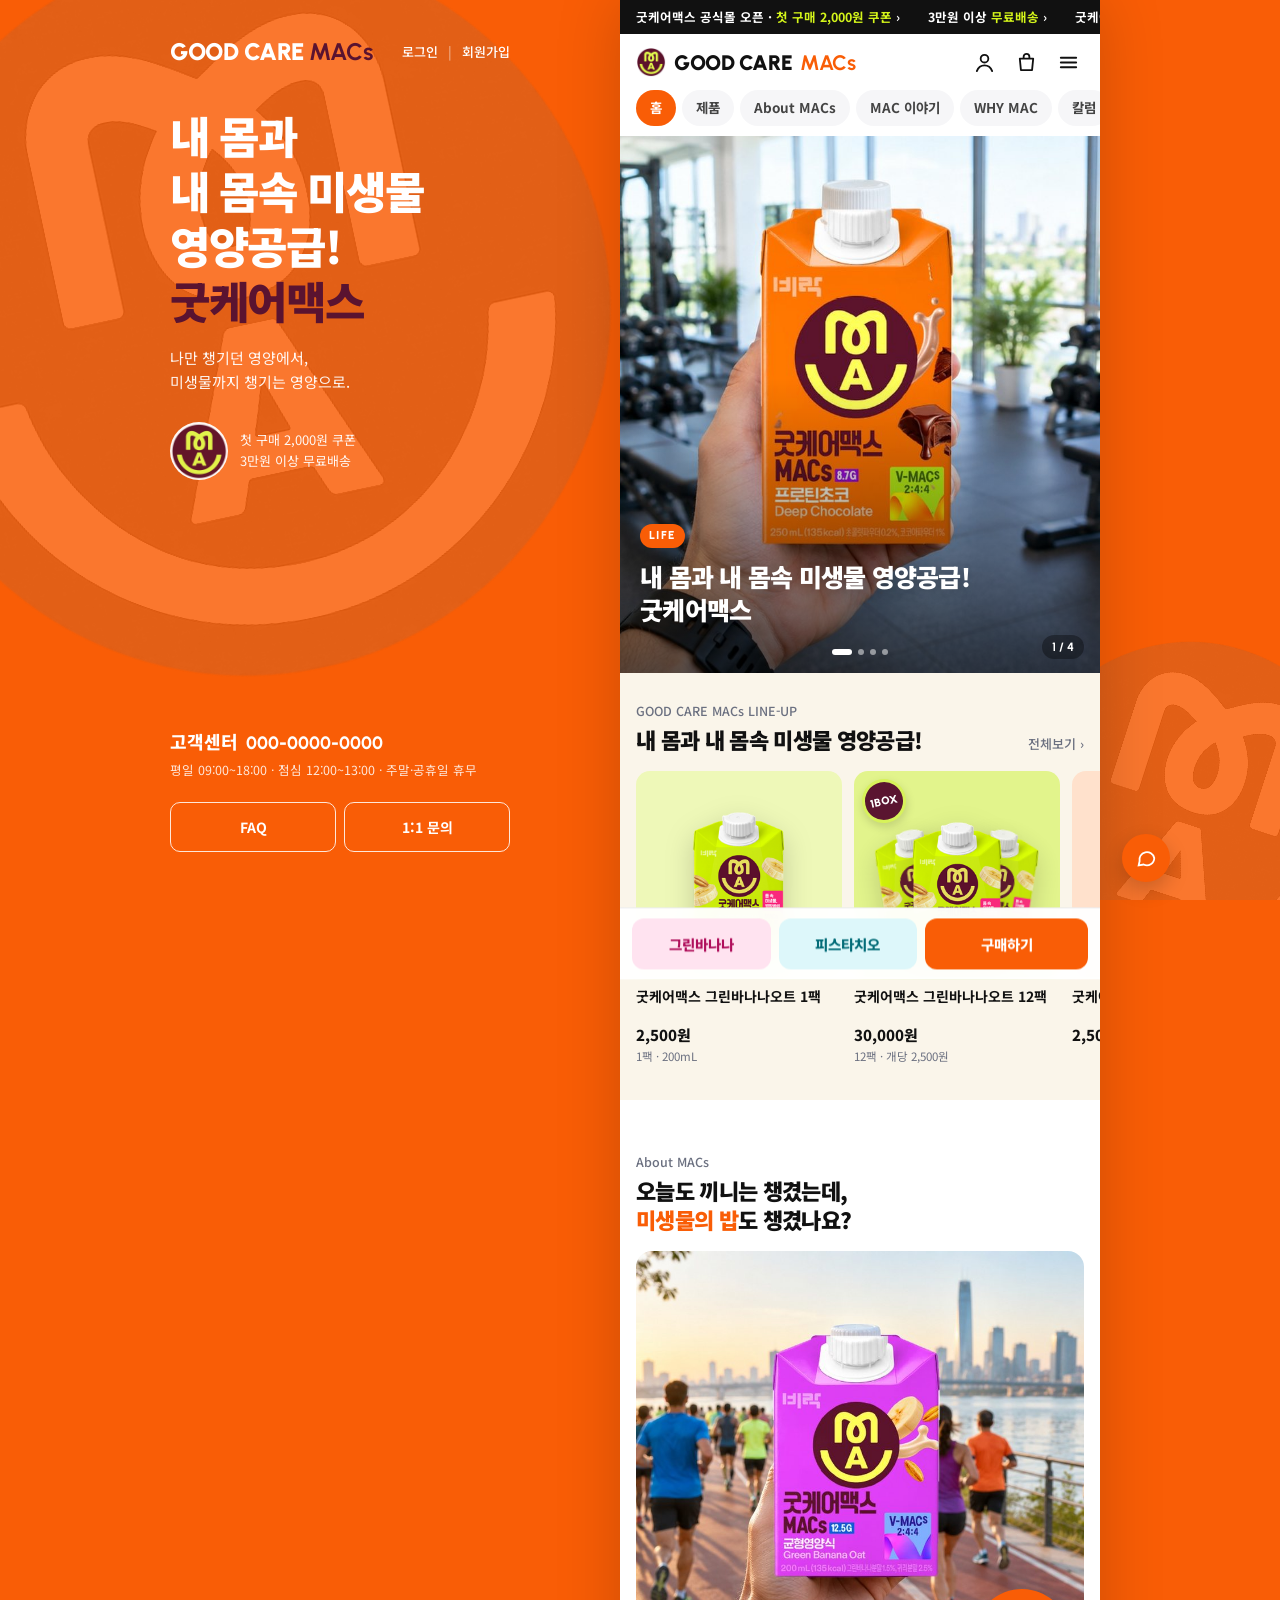
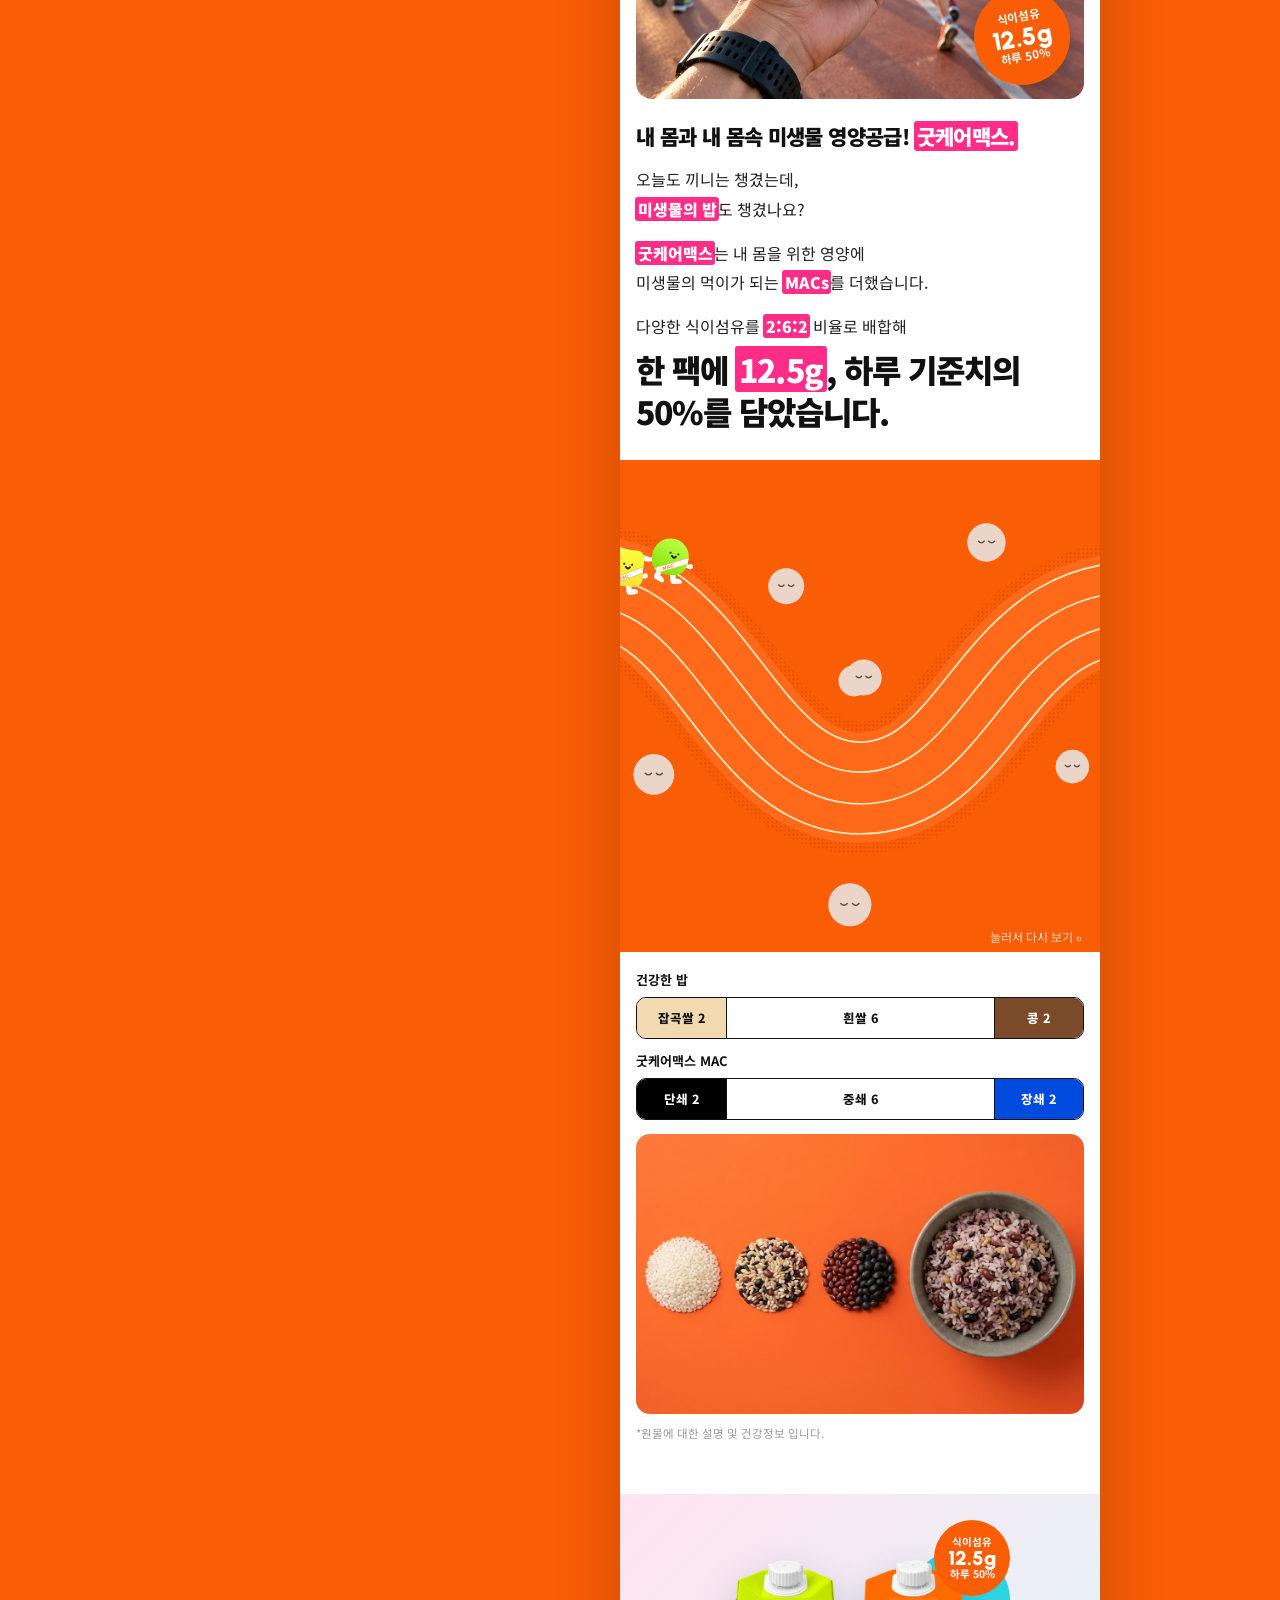
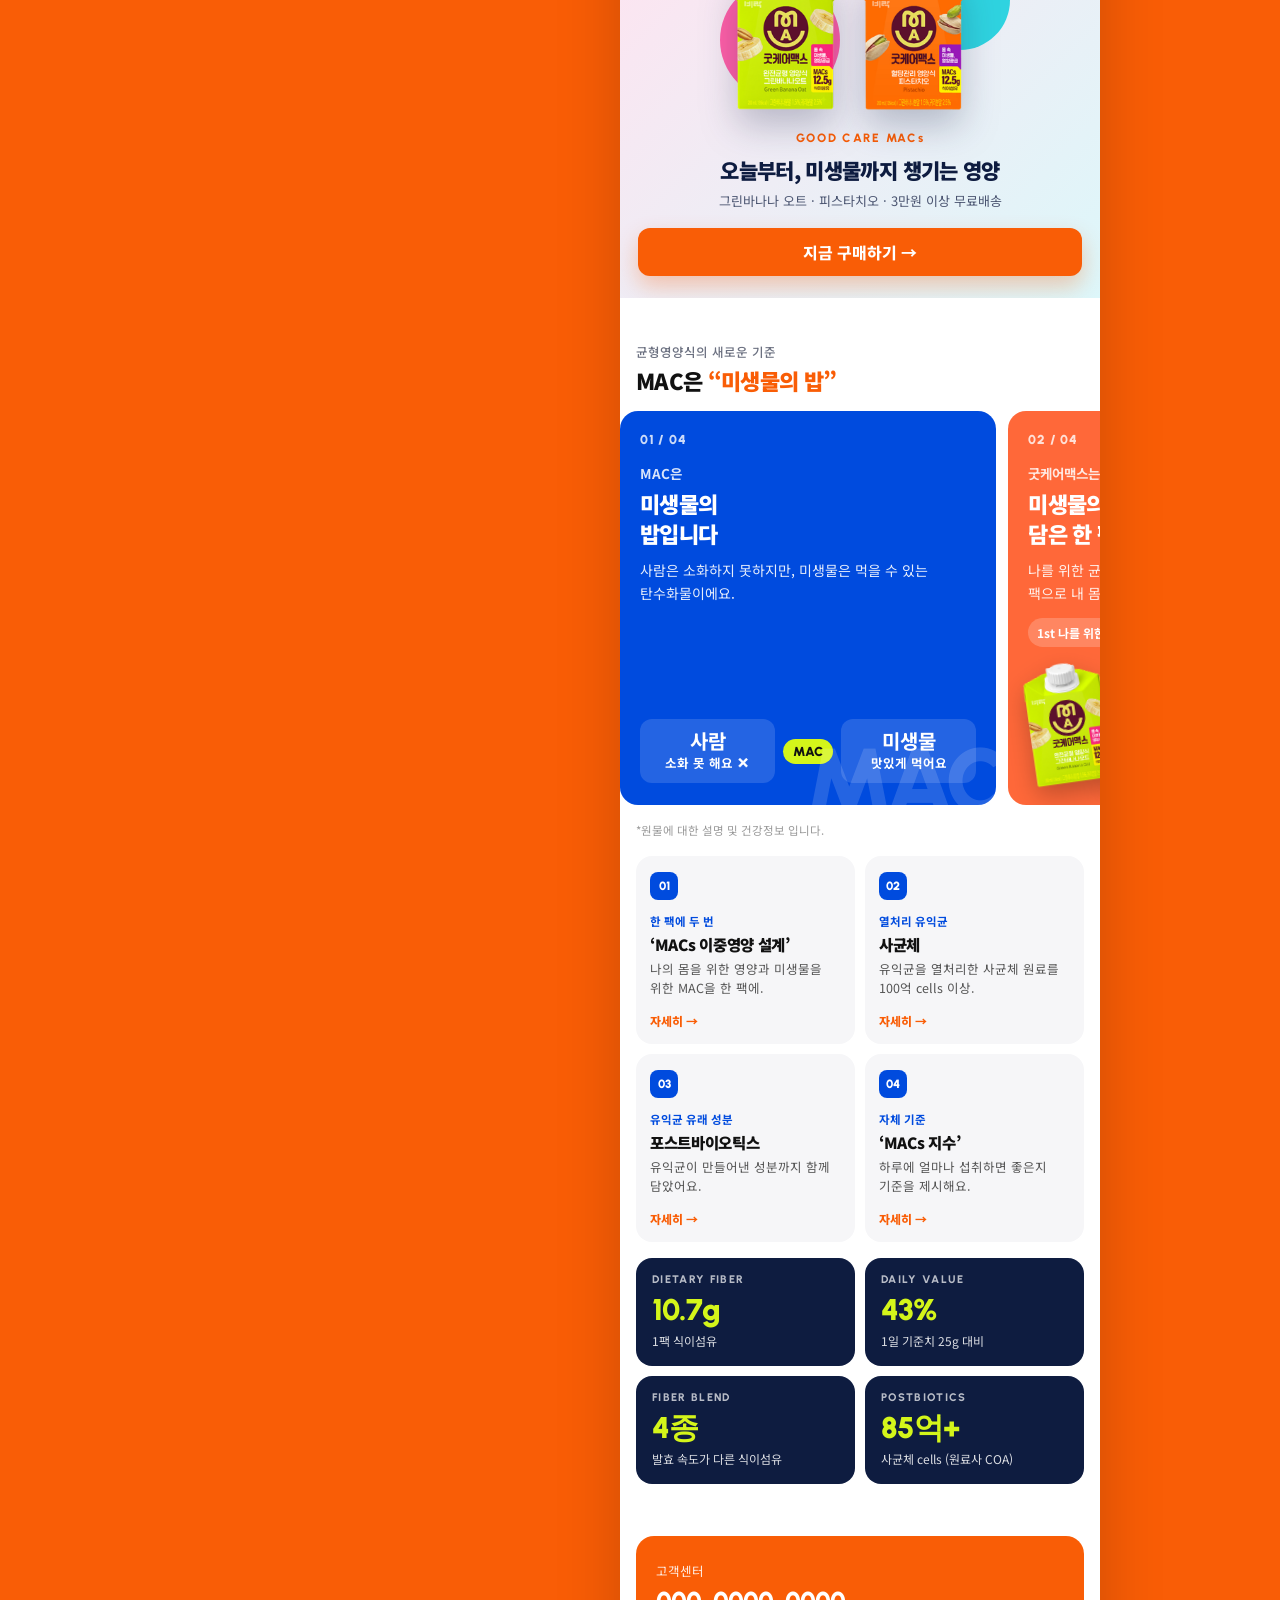
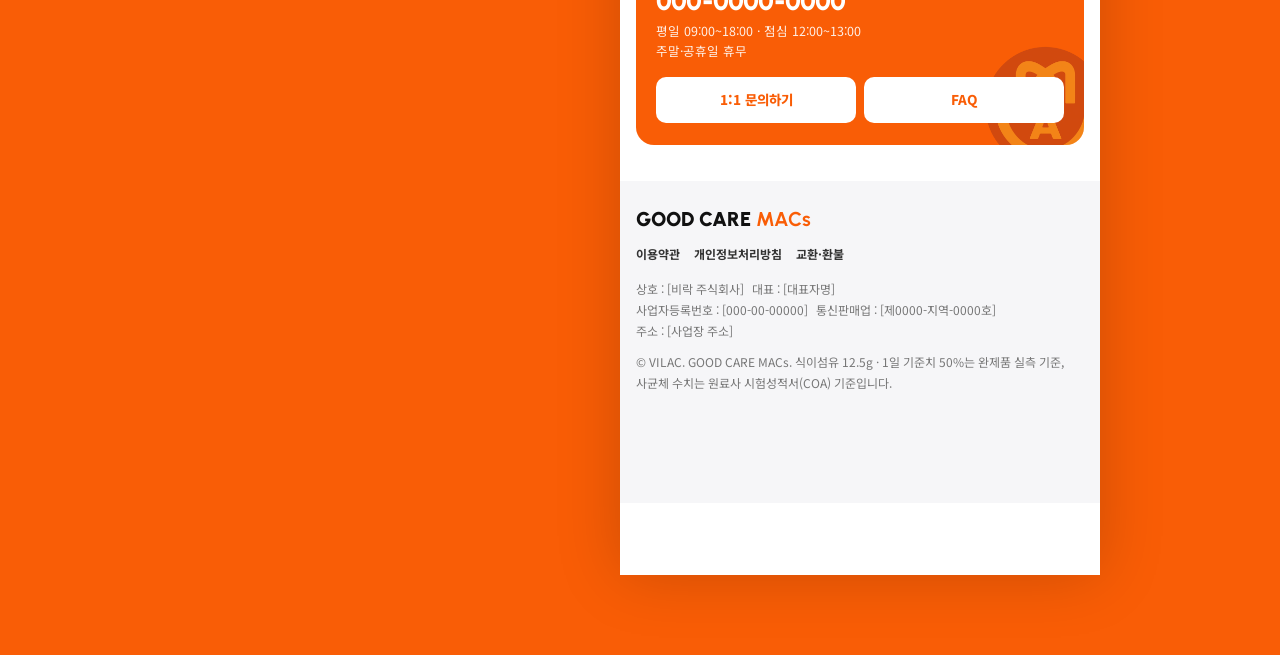
<file: mobile/index.html>
<!DOCTYPE html>
<html lang="ko">
<head>
<meta charset="utf-8">
<meta name="viewport" content="width=device-width, initial-scale=1, viewport-fit=cover">
<meta name="description" content="GOOD CARE MACs 굿케어맥스 — 나만 챙기던 영양에서, 미생물까지 챙기는 영양으로.">
<meta property="og:image" content="assets/hero-life.jpg">
<meta name="theme-color" content="#F95D06">
<title>GOODCARE MACs Mobile</title>
<link rel="preconnect" href="https://fonts.googleapis.com">
<link rel="preconnect" href="https://fonts.gstatic.com" crossorigin>
<link rel="stylesheet" href="https://fonts.googleapis.com/css2?family=Urbanist:wght@500;600;700;800;900&family=Noto+Sans+KR:wght@400;500;700;900&display=swap">
<style>
:root{
  --o:#F95D06; --o2:#FF6839; --pink:#FF2D87; --cobalt:#004BDE; --navy:#0E1C40; --burg:#5A1330;
  --ink:#111; --sub:#6B7080; --line:#ECEDF1; --soft:#F6F6F8; --lime:#D4F51A;
  --display:"Urbanist","Helvetica Neue",Arial,sans-serif;
  --kr:"Noto Sans KR","Apple SD Gothic Neo","Malgun Gothic",sans-serif;
  --colw:480px;
  color-scheme:light;
}
*{box-sizing:border-box}
html,body{margin:0}
html{scroll-behavior:smooth;-webkit-text-size-adjust:100%}
body{background:var(--o);color:var(--ink);font-family:var(--kr);font-size:15px;line-height:1.6;-webkit-font-smoothing:antialiased;word-break:keep-all;overflow-x:hidden}
a{color:inherit;text-decoration:none}
img{display:block;max-width:100%}
button{font:inherit;color:inherit;background:none;border:0;padding:0;cursor:pointer}
h1,h2,h3,h4,p{margin:0}
:focus-visible{outline:3px solid var(--cobalt);outline-offset:2px}

/* ===== desktop backdrop (lalasweet-style) ===== */
.bg{position:fixed;inset:0;z-index:0;overflow:hidden;pointer-events:none}
.bg img{position:absolute;opacity:.16;filter:saturate(0) brightness(3)}
.bg .b1{width:62vw;max-width:980px;left:-12vw;top:-10vh;transform:rotate(-12deg)}
.bg .b2{width:30vw;max-width:520px;right:-8vw;bottom:-12vh;transform:rotate(18deg)}
.side{position:fixed;z-index:1;top:0;bottom:0;display:none;flex-direction:column;justify-content:space-between;color:#fff;padding-block:40px 48px;
  width:340px;left:max(24px,calc(50% - 20px - 110px - 340px))}
.side .s-top{display:flex;justify-content:space-between;align-items:center}
.side .s-logo{white-space:nowrap;font:900 24px/1 var(--display);letter-spacing:-.02em}.side .s-logo b{color:var(--burg)}
.side .s-acc{font-size:13px;font-weight:500;display:flex;gap:10px}.side .s-acc span{opacity:.5}
.side h1{margin-top:44px;font:900 44px/1.25 var(--kr);letter-spacing:-.03em}
.side h1 em{font-style:normal;color:var(--burg)}
.side .s-sub{margin-top:18px;font-size:15px;opacity:.95}
.side .s-cs b{font:800 18px/1.3 var(--kr)}.side .s-cs b span{font-family:var(--display);margin-left:8px}
.side .s-cs p{font-size:12.5px;opacity:.85;margin-top:4px}
.side .s-btns{margin-top:22px;display:grid;grid-template-columns:1fr 1fr;gap:8px}
.side .s-btns a{border:1.5px solid rgba(255,255,255,.85);border-radius:10px;padding:13px;text-align:center;font-weight:700;font-size:14px;transition:background .2s,color .2s}
.side .s-btns a:hover{background:#fff;color:var(--o)}
.side .s-qr{display:flex;gap:12px;align-items:center;margin-top:28px;font-size:13px;opacity:.95}
.side .s-qr img{width:58px;height:58px;border-radius:50%;background:#fff}

/* ===== app column ===== */
.app{position:relative;z-index:2;width:100%;max-width:var(--colw);margin:0 auto;background:#fff;min-height:100vh;min-height:100dvh;box-shadow:0 0 60px rgba(0,0,0,.18)}
@media (min-width:1024px){
  .side{display:flex}
  .app{margin-left:calc(50% - 20px)}
}
@media (min-width:1024px) and (max-width:1180px){.side{width:300px;left:24px}.side h1{font-size:38px}}

/* promo bar */
.promo{display:block;background:#111;color:#fff;font-size:12.5px;font-weight:700;overflow:hidden;white-space:nowrap;height:34px;line-height:34px}
.promo .t{display:inline-flex;gap:28px;padding-left:16px;animation:promo 18s linear infinite}
.promo em{font-style:normal;color:var(--lime)}
@keyframes promo{to{transform:translateX(-50%)}}

/* header */
.hd{position:sticky;top:0;z-index:30;background:rgba(255,255,255,.96);-webkit-backdrop-filter:blur(10px);backdrop-filter:blur(10px)}
.hd-row{height:56px;display:flex;align-items:center;justify-content:space-between;padding:0 12px 0 16px}
.logo{display:flex;align-items:center;gap:8px;font:900 21px/1 var(--display);letter-spacing:-.02em}
.logo img{width:30px;height:30px}
.logo b{color:var(--o)}
.hd-ic{display:flex;gap:2px}
.hd-ic a,.hd-ic button{width:40px;height:40px;display:grid;place-items:center;border-radius:50%;position:relative}
.hd-ic svg{width:23px;height:23px}
.hd-ic .cnt{position:absolute;top:5px;right:4px;min-width:16px;height:16px;padding:0 4px;border-radius:8px;background:var(--o);color:#fff;font:800 10px/16px var(--display);text-align:center}
.tabs{display:flex;gap:6px;overflow-x:auto;padding:0 16px 10px;scrollbar-width:none}
.tabs::-webkit-scrollbar{display:none}
.tabs a{flex:none;padding:7px 14px;border-radius:999px;background:var(--soft);font-size:13.5px;font-weight:700;color:#444;transition:background .2s,color .2s}
.tabs a.on{background:var(--o);color:#fff}

/* hero slider */
.hero{position:relative;background:#111}
.slides{display:flex;overflow-x:auto;scroll-snap-type:x mandatory;scrollbar-width:none;-webkit-overflow-scrolling:touch}
.slides::-webkit-scrollbar{display:none}
.slide{position:relative;flex:0 0 100%;scroll-snap-align:start;aspect-ratio:1/1.12;overflow:hidden}
.slide img{width:100%;height:100%;object-fit:cover;transform:scale(1.06);transition:transform 6s ease}
.slide.on img{transform:scale(1)}
.slide::after{content:"";position:absolute;inset:auto 0 0;height:55%;background:linear-gradient(transparent,rgba(0,0,0,.62))}
.slide .cap{position:absolute;left:20px;right:20px;bottom:46px;z-index:1;color:#fff}
.slide .cap small{display:inline-block;font:800 11.5px/1 var(--display);letter-spacing:.12em;background:var(--o);padding:6px 9px;border-radius:999px}
.slide .cap h2{margin-top:12px;font:900 25px/1.35 var(--kr);letter-spacing:-.03em;text-shadow:0 2px 14px rgba(0,0,0,.25)}
.slide .badge{position:absolute;z-index:1;right:16px;top:16px;width:84px;height:84px;border-radius:50%;background:var(--burg);color:#fff;display:grid;place-content:center;text-align:center;font:900 13px/1.15 var(--kr);transform:rotate(10deg);box-shadow:0 8px 20px rgba(0,0,0,.25)}
.slide .badge b{display:block;font:900 22px/1 var(--display);color:var(--lime)}
.dots{position:absolute;left:0;right:0;bottom:18px;z-index:2;display:flex;justify-content:center;gap:6px}
.dots button{width:6px;height:6px;border-radius:3px;background:rgba(255,255,255,.5);transition:width .3s,background .3s}
.dots button.on{width:20px;background:#fff}
.hero .num{position:absolute;right:16px;bottom:14px;z-index:2;color:#fff;background:rgba(0,0,0,.35);border-radius:999px;padding:3px 10px;font:700 12px/1.5 var(--display)}

/* sections */
.sec{padding:44px 16px 8px}
.eb{font-size:12.5px;color:var(--sub);font-weight:500}
.ttl{margin-top:4px;font:900 22px/1.35 var(--kr);letter-spacing:-.03em}
.ttl em{font-style:normal;color:var(--o)}
.more{font-size:13px;color:var(--sub);font-weight:500;white-space:nowrap}
.sh{display:flex;justify-content:space-between;align-items:flex-end;gap:12px}

/* product rail */
.rail{display:flex;gap:12px;overflow-x:auto;margin:16px -16px 0;padding:0 16px 6px;scroll-snap-type:x mandatory;scrollbar-width:none}
.rail::-webkit-scrollbar{display:none}
.pc{flex:0 0 44%;scroll-snap-align:start}
.pc .ph{position:relative;aspect-ratio:1;border-radius:14px;overflow:hidden;display:grid;place-items:center}
.pc .ph img{height:84%;width:auto;filter:drop-shadow(0 10px 14px rgba(0,0,0,.18));transition:transform .4s}
.pc .ph img.cover{width:100%;height:100%;object-fit:cover;filter:none}
.pc:hover .ph img{transform:scale(1.05) rotate(-2deg)}
.pc .tag{position:absolute;z-index:1;left:8px;top:8px;background:#111;color:#fff;font:800 10.5px/1 var(--display);padding:5px 7px;border-radius:5px;letter-spacing:.04em}
.pc .tag.o{background:var(--o)}
.pc .cart{position:absolute;right:8px;bottom:8px;width:34px;height:34px;border-radius:50%;background:#fff;display:grid;place-items:center;box-shadow:0 4px 10px rgba(0,0,0,.12)}
.pc .cart svg{width:17px;height:17px}
.pc h3{margin-top:10px;font-size:14px;font-weight:700;line-height:1.4;overflow:hidden;text-overflow:ellipsis;white-space:nowrap}
.pc .lp{font-size:12px;color:#aaa;text-decoration:line-through;margin-top:2px}
.pc .pr{font:800 15px/1.3 var(--kr)}.pc .pr b{color:var(--o);margin-right:4px}
.pc .rv{font-size:11.5px;color:var(--sub);margin-top:3px}

/* about block */
.about{padding:52px 16px 8px}
.feat{position:relative;margin-top:16px;border-radius:16px;overflow:hidden}
.feat img{width:100%;aspect-ratio:1/1;object-fit:cover}
.stk{position:absolute;right:14px;bottom:14px;width:96px;height:96px;border-radius:50%;background:var(--o);color:#fff;display:grid;place-content:center;text-align:center;font:700 11.5px/1.2 var(--kr);transform:rotate(-10deg);box-shadow:0 10px 24px rgba(0,0,0,.25);animation:spin 12s linear infinite}
.stk b{display:block;font:900 25px/1.05 var(--display)}
@keyframes spin{to{transform:rotate(350deg)}}
.copy{margin-top:22px;display:grid;gap:14px;font-size:16px;line-height:1.85;color:#222}
.copy .big{display:inline-block;margin-top:8px;font-size:2em;font-weight:900;line-height:1.3;letter-spacing:-.03em;color:var(--ink)}
.copy .lead{font:900 21px/1.45 var(--kr);letter-spacing:-.03em;color:var(--ink)}
.copy em{font-style:normal;font-weight:900;color:#fff;padding:0 .14em;margin:0 -.04em;border-radius:3px;
  background:linear-gradient(var(--pink),var(--pink)) no-repeat 0 0/0% 100%;transition:background-size .9s cubic-bezier(.6,.1,.2,1),color .3s;color:var(--ink)}
.copy.hl em{background-size:100% 100%;color:#fff}
.copy.hl p:nth-child(2) em{transition-delay:.25s,.25s}.copy.hl p:nth-child(3) em{transition-delay:.5s,.5s}.copy.hl p:nth-child(4) em{transition-delay:.75s,.75s}

/* race */
.race{margin-top:26px;border-radius:18px;background:#F95D06;color:#fff;overflow:hidden;position:relative;padding:18px 0 0}
.race::before{content:"";position:absolute;inset:0;opacity:.18;background-image:radial-gradient(#C61D00 1px,transparent 1.3px);background-size:5px 5px;pointer-events:none}
.race .rh{position:relative;padding:0 18px;display:flex;justify-content:space-between;align-items:flex-start;gap:10px}
.race .rh b{font:900 18px/1.3 var(--kr)}.race .rh small{display:block;font-size:12.5px;opacity:.9;font-weight:500;margin-top:2px}
.race .replay{flex:none;background:rgba(255,255,255,.2);border-radius:999px;padding:6px 12px;font-size:12px;font-weight:700}
.track{position:relative;margin-top:14px;height:250px;background:#F75F0E;cursor:pointer}
.track .lane{position:absolute;left:0;right:0;height:5px;background:#fff;opacity:.92}
.track .goal{position:absolute;top:0;bottom:0;width:0;border-left:3px dashed rgba(255,255,255,.75)}
.track .goal span{position:absolute;bottom:6px;left:6px;font:900 11px/1 var(--display);letter-spacing:.1em}
.rn{position:absolute;width:12.5%;transition:left 0s}
.rn img{width:100%;height:auto;transform-origin:50% 90%}
.race.go .rn{animation:none}
.race.go .rn img{animation:stride .32s ease-in-out infinite alternate}
.race.go .rn.stop img{animation:idle 1.6s ease-in-out infinite}
.race.done .rn img{animation:idle 1.6s ease-in-out infinite}
@keyframes stride{from{transform:translateY(0) rotate(-6deg)}to{transform:translateY(-8px) rotate(4deg)}}
@keyframes idle{0%,100%{transform:translateY(0)}50%{transform:translateY(-3px)}}
.bub{position:absolute;z-index:3;background:#fff;color:#111;font:800 11.5px/1.3 var(--kr);padding:7px 10px;border-radius:10px;text-align:center;opacity:0;transform:translateY(8px) scale(.8);transition:opacity .35s,transform .35s cubic-bezier(.3,1.6,.5,1);box-shadow:0 6px 14px rgba(0,0,0,.18)}
.bub::after{content:"";position:absolute;left:14px;bottom:-6px;border:6px solid transparent;border-bottom:0;border-top-color:#fff}
.bub.on{opacity:1;transform:none}
.race .note{position:relative;padding:12px 18px 16px;font-size:11.5px;opacity:.85}

/* ratio */
.ratio{margin-top:18px;display:grid;gap:12px}
.rrow span{display:block;font-size:13px;font-weight:700;margin-bottom:6px}
.rbar{display:grid;grid-template-columns:2fr 6fr 2fr;border-radius:10px;overflow:hidden;border:1.5px solid #111;font-size:12.5px;font-weight:800;text-align:center}
.rbar i{font-style:normal;padding:10px 2px;transform-origin:left;transform:scaleX(0);transition:transform .7s cubic-bezier(.2,.8,.2,1)}
.rbar i+i{border-left:1.5px solid #111}
.ratio.in .rbar i{transform:none}.ratio.in .rbar i:nth-child(2){transition-delay:.15s}.ratio.in .rbar i:nth-child(3){transition-delay:.3s}
.ratio.in .rbar.m i{transition-delay:.45s}.ratio.in .rbar.m i:nth-child(2){transition-delay:.6s}.ratio.in .rbar.m i:nth-child(3){transition-delay:.75s}
.rice{margin-top:14px;border-radius:14px;overflow:hidden}.rice img{width:100%;aspect-ratio:16/10;object-fit:cover}
.src{margin-top:10px;font-size:11.5px;color:#999}

/* buy banner */
.buy{position:relative;margin:44px 0 0;background:linear-gradient(135deg,#FFE3F0,#DDF7FA);padding:26px 18px 22px;overflow:hidden}
.buy .art{position:relative;height:190px}
.buy .art img{position:absolute;bottom:0;height:186px;width:auto;filter:drop-shadow(0 16px 18px rgba(14,28,64,.25));transform-origin:50% 90%}
.buy .p1{left:calc(50% - 116px);--r:-12deg;animation:bob 3s ease-in-out infinite}
.buy .p2{left:calc(50% + 6px);--r:11deg;animation:bob 3s ease-in-out -1.5s infinite}
.buy .bl{position:absolute;border-radius:50%}
.buy .bl1{width:120px;height:120px;left:calc(50% - 140px);bottom:10px;background:#FF5FA8;animation:pulse 4s ease-in-out infinite}
.buy .bl2{width:100px;height:100px;left:calc(50% + 50px);bottom:60px;background:#2FD3E0;animation:pulse 4s ease-in-out -2s infinite}
.buy .stk2{position:absolute;right:calc(50% - 150px);top:0;width:76px;height:76px;border-radius:50%;background:var(--o);color:#fff;display:grid;place-content:center;text-align:center;font:700 10.5px/1.15 var(--kr);animation:spin 10s linear infinite}
.buy .stk2 b{display:block;font:900 20px/1 var(--display)}
@keyframes bob{0%,100%{transform:translateY(0) rotate(var(--r))}50%{transform:translateY(-14px) rotate(calc(var(--r) * .5))}}
@keyframes pulse{0%,100%{transform:scale(1)}50%{transform:scale(1.1)}}
.buy .bt{text-align:center;margin-top:14px}
.buy .bt small{font:800 12px/1 var(--display);letter-spacing:.14em;color:var(--o)}
.buy .bt h3{margin-top:8px;font:900 21px/1.35 var(--kr);letter-spacing:-.03em;color:var(--navy)}
.buy .bt p{margin-top:6px;font-size:13px;color:#4A5470}
.btn{display:flex;align-items:center;justify-content:center;gap:.4em;width:100%;margin-top:16px;padding:16px;border-radius:12px;background:var(--o);color:#fff;font:800 16px/1 var(--kr);box-shadow:0 10px 22px rgba(249,93,6,.3);transition:transform .2s}
.btn:active{transform:scale(.98)}
.btn.dark{background:#111;box-shadow:none}
.btn.line{background:#fff;color:#111;border:1.5px solid #111;box-shadow:none}

/* MAC story cards */
.story{display:flex;gap:12px;overflow-x:auto;margin:16px -16px 0;padding:0 16px 6px;scroll-snap-type:x mandatory;scrollbar-width:none}
.story::-webkit-scrollbar{display:none}
.st{flex:0 0 84%;scroll-snap-align:start;border-radius:18px;padding:22px 20px;min-height:300px;display:flex;flex-direction:column;position:relative;overflow:hidden}
.st .n{font:900 13px/1 var(--display);letter-spacing:.06em;opacity:.8}
.st .k{margin-top:16px;font-size:13.5px;font-weight:700;opacity:.85}
.st h3{margin-top:4px;font:900 22px/1.35 var(--kr);letter-spacing:-.03em}
.st p{margin-top:10px;font-size:14px;line-height:1.7;opacity:.9}
.st .g{position:absolute;right:-10px;bottom:-22px;font:900 92px/1 var(--display);letter-spacing:-.04em;opacity:.14}
.st .vis{margin-top:auto;padding-top:16px;display:flex;gap:8px;align-items:flex-end}
.st.s1{background:var(--cobalt);color:#fff}.st.s2{background:var(--o2);color:#fff}.st.s3{background:#FFF1D6;color:#3A2A12}.st.s4{background:var(--navy);color:#fff}
.duel{display:grid;grid-template-columns:1fr auto 1fr;gap:8px;align-items:center;width:100%}
.duel div{background:rgba(255,255,255,.14);border-radius:12px;padding:10px;text-align:center;font-size:12.5px;font-weight:700}
.duel div b{display:block;font-size:20px;line-height:1.2}
.duel .cap{background:var(--lime);color:#111;border-radius:999px;padding:6px 10px;font:900 13px/1 var(--display)}
.st .packs img{height:120px;width:auto;filter:drop-shadow(0 10px 12px rgba(0,0,0,.25))}
.st .packs img:first-child{transform:rotate(-8deg)}.st .packs img:last-child{transform:rotate(8deg)}
.chips{display:flex;flex-wrap:wrap;gap:6px;margin-top:12px}
.chips span{font-size:12px;font-weight:700;background:rgba(255,255,255,.2);padding:5px 9px;border-radius:999px}

/* only 4 */
.only4{margin-top:16px;display:grid;grid-template-columns:1fr 1fr;gap:10px}
.only4 a{position:relative;border-radius:16px;background:var(--soft);padding:16px 14px 46px;display:grid;gap:4px;align-content:start;transition:transform .2s,background .2s}
.only4 a:hover{background:#FFF0E6}
.only4 .ub{font:900 12px/1 var(--display);color:#fff;background:var(--cobalt);width:28px;height:28px;border-radius:8px;display:grid;place-items:center}
.only4 .uk{margin-top:8px;font-size:11.5px;color:var(--cobalt);font-weight:700}
.only4 h4{font:900 15.5px/1.35 var(--kr);letter-spacing:-.02em}
.only4 p{font-size:12.5px;color:#555;line-height:1.55}
.only4 .go{position:absolute;left:14px;bottom:14px;font-size:12px;font-weight:800;color:var(--o)}

/* stats */
.stats{margin-top:16px;display:grid;grid-template-columns:1fr 1fr;gap:10px}
.stat{border-radius:16px;background:var(--navy);color:#fff;padding:16px}
.stat h5{margin:0;font:800 11px/1 var(--display);letter-spacing:.12em;opacity:.7;text-transform:uppercase}
.stat .v{display:block;margin-top:10px;font:900 30px/1 var(--display);letter-spacing:-.03em;color:var(--lime)}
.stat small{display:block;margin-top:6px;font-size:12px;opacity:.85}

/* process */
.kit{margin-top:16px;border-radius:16px;overflow:hidden}.kit img{width:100%;aspect-ratio:16/10;object-fit:cover}
.steps{margin-top:18px;position:relative;display:grid;gap:0}
.steps::before{content:"";position:absolute;left:21px;top:10px;bottom:10px;width:2px;background:repeating-linear-gradient(#ddd 0 6px,transparent 6px 11px)}
.stp{position:relative;display:grid;grid-template-columns:44px 1fr;gap:12px;align-items:center;padding:8px 0}
.stp b{width:44px;height:44px;border-radius:50%;display:grid;place-items:center;font:900 14px/1 var(--display);background:#fff;border:2px solid var(--navy);color:var(--navy);position:relative}
.stp.g b{background:var(--o);border-color:var(--o);color:#fff}
.stp span{font-size:15px;font-weight:700}.stp small{display:block;font-size:12px;color:var(--sub);font-weight:500}
.who{margin-top:12px;display:grid;gap:4px;font-size:12px;color:var(--sub)}
.who i{display:inline-block;width:8px;height:8px;border-radius:50%;margin-right:6px;vertical-align:1px}

/* moments */
.mom{margin-top:16px;display:grid;grid-template-columns:1fr 1fr 1fr;gap:4px}
.mom figure{margin:0;position:relative;aspect-ratio:1;overflow:hidden;border-radius:4px}
.mom figure img{width:100%;height:100%;object-fit:cover;transition:transform .5s}
.mom figure:hover img{transform:scale(1.06)}
.mom figure.w{grid-column:span 2;aspect-ratio:auto}
.mom figure.w3{grid-column:span 3;aspect-ratio:2/1}
.mom figcaption{position:absolute;left:8px;bottom:7px;color:#fff;font-size:11.5px;font-weight:700;text-shadow:0 1px 6px rgba(0,0,0,.5)}

/* column board */
.board{margin-top:14px;border-top:2px solid #111}
.post{border-bottom:1px solid var(--line)}
.post summary{list-style:none;cursor:pointer;display:grid;grid-template-columns:auto 1fr 18px;gap:4px 10px;align-items:center;padding:15px 0}
.post summary::-webkit-details-marker{display:none}
.post .b-no{grid-row:span 2;font:900 15px/1 var(--display);color:var(--o)}
.post .b-cat{font-size:11.5px;font-weight:700;color:var(--cobalt)}
.post .b-title{grid-column:2;font-size:15px;font-weight:700;line-height:1.45}
.post .b-meta{display:none}
.post .b-arrow{grid-row:1/span 2;grid-column:3;width:10px;height:10px;border-right:2px solid #111;border-bottom:2px solid #111;transform:rotate(45deg);transition:transform .2s;justify-self:center}
.post[open] .b-arrow{transform:rotate(-135deg)}
.post-body{padding:0 0 18px;font-size:14.5px;line-height:1.85;color:#333;display:grid;gap:10px}
.post-body h3{font-size:16px;font-weight:900;color:#111}
.post-body .post-close{justify-self:start;font-size:12.5px;color:var(--sub);border:1px solid var(--line);border-radius:999px;padding:6px 12px}
.col-note{margin-top:12px;font-size:11.5px;color:#999}

/* FAQ (content copied from v2) */
.faq{padding-bottom:10px}
.faq .fq-sec{margin-top:34px}
.faq .fq-sec:first-child{margin-top:0}
.fq-eb{font:800 12px/1 var(--display);letter-spacing:.14em;color:var(--o)}
.fq-sec h2{margin-top:8px;font:900 22px/1.35 var(--kr);letter-spacing:-.03em}
.fq-sec h2 em{font-style:normal;color:var(--o)}
.fq-lead{margin-top:10px;font-size:14.5px;line-height:1.8;color:#333}
.fq-lead strong,.why strong,.fq-a strong,.rt strong{color:var(--cobalt);font-weight:800}
.why{margin:16px 0 0;padding:0;border-top:2px solid #111}
.why li{list-style:none;display:grid;grid-template-columns:2.4em minmax(0,1fr);gap:8px;padding:18px 0;border-bottom:1px solid var(--line);scroll-margin-top:120px}
.why-n{font:900 20px/1.2 var(--display);color:var(--o)}
.why h3{font:900 17px/1.45 var(--kr);letter-spacing:-.02em}
.why p{margin-top:8px;font-size:14px;line-height:1.8;color:#333}
.why .uk2{display:inline-block;margin-bottom:4px;font-size:11.5px;font-weight:700;color:var(--cobalt)}
.tip{margin-top:12px;background:#FFF4EC;border-left:4px solid var(--o);border-radius:10px;padding:12px 14px;display:grid;gap:4px}
.tip b{font:800 11px/1 var(--display);letter-spacing:.14em;color:var(--o)}
.tip p{margin:0;font-size:13.5px}
.fq-list{margin-top:16px;border-top:2px solid #111}
.fq{border-bottom:1px solid var(--line)}
.fq summary{list-style:none;cursor:pointer;display:grid;grid-template-columns:2.2em minmax(0,1fr) 1em;gap:6px;align-items:baseline;padding:15px 0}
.fq summary::-webkit-details-marker{display:none}
.fq summary b{font:900 14px/1 var(--display);color:var(--o)}
.fq summary span{font-size:15px;font-weight:700;line-height:1.45}
.fq summary i{font-style:normal;font:400 20px/1 var(--display);transition:transform .2s;text-align:right}
.fq[open] summary i{transform:rotate(45deg);color:var(--o)}
.fq-a{padding:0 0 16px;display:grid;gap:10px;font-size:14px;line-height:1.8;color:#333}
.fq-src{font-size:11.5px;line-height:1.6;color:#888}
.fq-src a{text-decoration:underline;overflow-wrap:anywhere}
.rt{margin-top:14px;background:#F1F5FB;border-radius:14px;padding:18px;display:grid;gap:10px}
.rt h3{font:900 17px/1.45 var(--kr);color:#14213D}
.rt h4{margin:4px 0 0;font-size:14.5px;font-weight:800;color:#14213D}
.rt p{font-size:14px;line-height:1.8}
.rt-day{margin:0;padding:0;display:grid;gap:8px}
.rt-day li{list-style:none;display:grid;grid-template-columns:4.6em 1fr;gap:8px;font-size:13.5px;line-height:1.7}
.rt-day li b{color:var(--o)}
.fq-note{margin-top:20px;font-size:11.5px;line-height:1.7;color:#888}
.src-note{margin-top:8px;font-size:11.5px;color:#999}

/* customer center + footer */
.cs{margin:44px 16px 0;border-radius:18px;background:var(--o);color:#fff;padding:22px 20px;position:relative;overflow:hidden}
.cs img{position:absolute;right:-26px;bottom:-26px;width:130px;opacity:.25}
.cs small{font-size:12.5px;opacity:.9}
.cs b{display:block;margin-top:4px;font:900 26px/1.2 var(--display)}
.cs p{margin-top:4px;font-size:12.5px;opacity:.9}
.cs .row{display:grid;grid-template-columns:1fr 1fr;gap:8px;margin-top:16px;position:relative}
.cs .row a{background:#fff;color:var(--o);border-radius:10px;padding:12px;text-align:center;font-weight:800;font-size:13.5px}
.ft{margin-top:36px;background:var(--soft);padding:28px 16px 110px;font-size:12px;color:#777;line-height:1.75}
.ft .fl{font:900 20px/1 var(--display);color:#111}.ft .fl b{color:var(--o)}
.ft nav{display:flex;flex-wrap:wrap;gap:4px 14px;margin:14px 0;font-weight:700;color:#333}
.ft .biz span{display:inline-block;margin-right:8px}

/* floating */
.fab{position:fixed;z-index:40;bottom:calc(18px + env(safe-area-inset-bottom,0px));right:max(14px,calc(50% - var(--colw)/2 + 14px));display:grid;gap:10px}
@media (max-width:1023px){.fab{bottom:calc(84px + env(safe-area-inset-bottom,0px))}}
@media (min-width:1024px){.fab{right:auto;left:calc(50% - 20px + var(--colw) + 22px)}}
.fab button,.fab a{width:48px;height:48px;border-radius:50%;display:grid;place-items:center;box-shadow:0 8px 20px rgba(0,0,0,.18)}
.fab .top{background:#fff;color:#111;opacity:0;pointer-events:none;transform:translateY(8px);transition:opacity .25s,transform .25s}
.fab .top.show{opacity:1;pointer-events:auto;transform:none}
.fab .chat{background:var(--o);color:#fff}
.fab svg{width:22px;height:22px}
@media (min-width:1024px){.fab .top{background:#fff}}

/* bottom buy bar */
.bbar{position:sticky;bottom:0;z-index:35;display:flex;gap:8px;padding:10px 12px calc(10px + env(safe-area-inset-bottom,0px));background:rgba(255,255,255,.96);-webkit-backdrop-filter:blur(10px);backdrop-filter:blur(10px);border-top:1px solid var(--line);transform:translateY(110%);transition:transform .3s}
.bbar.show{transform:none}
.bbar a{flex:1;display:flex;align-items:center;justify-content:center;gap:6px;padding:14px 8px;border-radius:12px;font-weight:800;font-size:14.5px}
.bbar .b1{background:#FFE3F0;color:#B0105C}.bbar .b2{background:#DDF7FA;color:#036C78}.bbar .b3{flex:1.2;background:var(--o);color:#fff}

/* drawer */
.dim{position:fixed;inset:0;z-index:50;background:rgba(0,0,0,.45);opacity:0;pointer-events:none;transition:opacity .25s}
.drawer{position:fixed;z-index:51;top:0;bottom:0;width:min(86vw,360px);right:max(0px,calc(50% - var(--colw)/2));background:#fff;transform:translateX(28px);opacity:0;visibility:hidden;transition:transform .3s cubic-bezier(.2,.8,.2,1),opacity .25s,visibility 0s .3s;display:flex;flex-direction:column;overflow-y:auto;box-shadow:-10px 0 40px rgba(0,0,0,.15)}
@media (min-width:1024px){.drawer{right:auto;left:calc(50% - 20px + var(--colw) - 360px)}}
html.dr .dim{opacity:1;pointer-events:auto}
html.dr .drawer{transform:none;opacity:1;visibility:visible;transition:transform .3s cubic-bezier(.2,.8,.2,1),opacity .25s}
.flash{animation:flash 1.6s ease}
@keyframes flash{0%,40%{background:#FFF0E6}100%{background:transparent}}
.drawer .d-top{display:flex;justify-content:space-between;align-items:center;padding:16px 16px 10px}
.drawer .d-x{width:40px;height:40px;font-size:22px}
.drawer .d-acc{margin:0 16px;padding:16px;border-radius:12px;background:var(--soft);font-size:13.5px}
.drawer .d-acc b{display:block;font-size:16px;margin-bottom:10px}
.drawer .d-acc div{display:grid;grid-template-columns:1fr 1fr;gap:6px}
.drawer .d-acc a{background:#111;color:#fff;border-radius:8px;text-align:center;padding:10px;font-weight:700}
.drawer .d-acc a+a{background:#fff;color:#111;border:1px solid #ddd}
.drawer nav{padding:10px 16px}
.drawer nav a{display:flex;justify-content:space-between;padding:14px 2px;border-bottom:1px solid var(--line);font-weight:700;font-size:15.5px}
.drawer nav a::after{content:"›";color:#bbb}
.drawer .d-q{margin:auto 16px 20px;font-size:12.5px;color:var(--sub)}

.soon-b{position:absolute;z-index:2;right:14px;top:14px;width:86px;height:86px;border-radius:50%;background:var(--o);color:#fff;display:grid;place-content:center;text-align:center;font:900 15px/1.1 var(--display);letter-spacing:.04em;transform:rotate(-10deg);box-shadow:0 8px 20px rgba(0,0,0,.25)}
.slide .soon-b{top:16px;right:16px}
.kit{position:relative}
.soon-eb{color:var(--o)!important;font-weight:800!important;letter-spacing:.12em}
.soon-steps{opacity:.55}
.soon-btn{background:var(--soft);color:#888;box-shadow:none;cursor:default}
.pc.soon .ph img{filter:grayscale(.3)}
.soon-ov{position:absolute;inset:0;z-index:1;background:rgba(10,16,36,.58);display:grid;place-content:center;text-align:center;color:#fff;gap:6px}
.soon-ov b{font:900 22px/1.05 var(--display);letter-spacing:.06em}
.soon-ov small{font-size:12px;font-weight:700;opacity:.9}
.drag{cursor:grab;user-select:none;-webkit-user-select:none}
.drag.dragging{cursor:grabbing;scroll-snap-type:none!important;scroll-behavior:auto}
.drag img{-webkit-user-drag:none;user-drag:none}
/* sub views (column, WHY MAC · FAQ) */
.view{position:fixed;z-index:45;top:0;bottom:0;left:max(0px,calc(50% - var(--colw)/2));width:min(100%,var(--colw));background:#fff;overflow-y:auto;-webkit-overflow-scrolling:touch;padding-bottom:60px;box-shadow:0 0 60px rgba(0,0,0,.18)}
@media (min-width:1024px){.view{left:calc(50% - 20px)}}
.view[hidden]{display:none}
.v-hd{position:sticky;top:0;z-index:2;display:flex;align-items:center;gap:4px;height:56px;padding:0 8px;background:rgba(255,255,255,.96);-webkit-backdrop-filter:blur(10px);backdrop-filter:blur(10px);border-bottom:1px solid var(--line)}
.v-back{width:44px;height:44px;font-size:22px;border-radius:50%}
.v-hd b{font-size:16px;font-weight:800}
.view .sec{padding-top:22px}
.view .fq-sec{scroll-margin-top:70px}
html.vw{overflow:hidden}
/* reveal */
.js .rv{opacity:0;transform:translateY(20px);transition:opacity .7s ease,transform .7s cubic-bezier(.2,.8,.2,1)}
.js .rv.in{opacity:1;transform:none}
@media (prefers-reduced-motion:reduce){*,*::before,*::after{animation:none!important;transition:none!important}.js .rv{opacity:1;transform:none}.copy em{background-size:100% 100%;color:#fff}.rbar i{transform:none}}

/* ===== MACs gut flow: MACs travel the gut and feed the microbes (from the 2안 video) ===== */
.gf{position:relative;color:#fff;padding:clamp(40px,6vw,90px) 0 clamp(20px,3vw,40px);overflow:hidden}
.gf-hd{position:relative;z-index:2;padding-inline:var(--gf-pad,max(16px,4vw));max-width:var(--gf-max,none);margin:0 auto}
.gf-hd h3{margin:0;font:900 var(--gf-h,clamp(28px,3.4vw,52px))/1.28 "Noto Sans KR",sans-serif;letter-spacing:-.03em;color:#fff}
.gf-hd p{margin:10px 0 0;font-size:var(--gf-s,clamp(13px,1.1vw,16px));font-weight:500;opacity:.95}
.gf-stage{position:relative;margin-top:clamp(4px,1vw,16px);cursor:pointer}
.gf-stage svg{display:block;width:100%;height:auto;overflow:visible}
.gf-mic circle{transition:fill .5s ease}
.gf-mic .sleep{transition:opacity .25s}.gf-mic .happy{opacity:0;transition:opacity .25s .1s}
.gf-mic.fed .sleep{opacity:0}.gf-mic.fed .happy{opacity:1}
.gf-mic .mb{transform-box:fill-box;transform-origin:50% 50%}
.gf-mic.fed .mb{animation:gfJiggle .5s cubic-bezier(.3,1.8,.5,1)}
.gf-yum{opacity:0;transform-box:fill-box;transform-origin:50% 100%;transform:scale(.4)}
.gf-yum.on{animation:gfYum 1.5s ease forwards}
@keyframes gfYum{0%{opacity:0;transform:scale(.4)}15%{opacity:1;transform:scale(1.12)}25%{transform:scale(1)}75%{opacity:1;transform:scale(1)}100%{opacity:0;transform:scale(1) translateY(-8px)}}
@keyframes gfJiggle{0%{transform:scale(1)}40%{transform:scale(1.22)}70%{transform:scale(.94)}100%{transform:scale(1)}}
.gf-tip{position:absolute;right:var(--gf-pad,max(16px,4vw));bottom:6px;font-size:12px;opacity:.75;pointer-events:none}
@media (prefers-reduced-motion:reduce){.gf-yum.on,.gf-mic.fed .mb{animation:none}}

.about .gf{margin:26px -16px 0;padding:34px 0 14px;background:#F95D06;--gf-pad:18px;--gf-h:22px;--gf-s:12px}

/* new pack model (wider) */
.buy .art img{height:150px}
.buy .p1{left:calc(50% - 124px)}
.buy .p2{left:calc(50% + 4px)}

/* line-up 4 cards (1팩/12팩) */
.pc4 .ph img{position:absolute;left:50%;bottom:10%;height:74%;width:auto;transform:translateX(-50%) rotate(var(--r,0deg))}
.pc4.box .ph .pb{--r:-9deg;margin-left:-22%;height:66%;opacity:.95}
.pc4.box .ph .pc2{--r:9deg;margin-left:22%;height:66%;opacity:.95}
.pc4.box .ph .p1{height:74%}
.pc4:hover .ph img.p1{transform:translateX(-50%) scale(1.05)}
.pc4 .box1{position:absolute;z-index:2;left:8px;top:8px;width:50px;height:50px;border-radius:50%;background:#5A1530;color:#fff;border:3px solid #D7F25A;display:grid;place-items:center;font:900 12px/1 var(--display);letter-spacing:.02em;transform:rotate(-12deg);box-shadow:0 4px 10px rgba(0,0,0,.15)}
.pc4-cart{position:absolute;right:8px;bottom:8px;width:34px;height:34px;border-radius:50%;background:#fff;display:grid;place-items:center;box-shadow:0 4px 10px rgba(0,0,0,.12)}
.pc4-cart svg{width:17px;height:17px}
#products{background:#FAF5EA;margin-top:0;padding-top:28px;padding-bottom:28px}

/* stickers: gentle wobble instead of full spin */
@keyframes stkWob{0%,100%{transform:rotate(-16deg)}50%{transform:rotate(-2deg)}}
@keyframes stkWob2{0%,100%{transform:rotate(-7deg)}50%{transform:rotate(7deg)}}
.stk{animation:stkWob 2.8s ease-in-out infinite}
.buy .stk2{animation:stkWob2 2.8s ease-in-out infinite}

/* layout tidy */
.pc4 h3{white-space:normal;line-height:1.35;min-height:2.7em}
.rail .pc{min-width:0;flex:0 0 46%}
.rail{scroll-padding-inline:16px}
.pc4 .ph{overflow:hidden}
.pc4 .ph img{height:68%;bottom:12%}
.pc4.box .ph .pb,.pc4.box .ph .pc2{height:56%;bottom:16%}
.pc4.box .ph .pb{margin-left:-19%}
.pc4.box .ph .pc2{margin-left:19%}
.pc4.box .ph .p1{height:66%;bottom:9%}
.pc4 .box1{width:44px;height:44px;font-size:11px}
.hero .slide img{object-position:50% 28%!important}
</style>
</head>
<body>
<script>document.documentElement.classList.add('js')</script>

<div class="bg" aria-hidden="true"><img class="b1" src="assets/gcm-logo-circle.png" alt=""><img class="b2" src="assets/gcm-logo-circle.png" alt=""></div>

<!-- desktop side panel -->
<aside class="side" aria-label="굿케어맥스 안내">
  <div>
    <div class="s-top"><span class="s-logo">GOOD CARE <b>MACs</b></span><span class="s-acc"><a href="shop.html#/login">로그인</a><span>|</span><a href="shop.html#/signup">회원가입</a></span></div>
    <h1>내 몸과<br>내 몸속 미생물<br>영양공급!<br><em>굿케어맥스</em></h1>
    <p class="s-sub">나만 챙기던 영양에서,<br>미생물까지 챙기는 영양으로.</p>
    <div class="s-qr"><img src="assets/gcm-logo-circle.png" alt=""><span>첫 구매 2,000원 쿠폰<br>3만원 이상 무료배송</span></div>
  </div>
  <div>
    <div class="s-cs"><b>고객센터<span>000-0000-0000</span></b><p>평일 09:00~18:00 · 점심 12:00~13:00 · 주말·공휴일 휴무</p></div>
    <div class="s-btns"><a href="#faq">FAQ</a><a href="shop.html#/inquiry">1:1 문의</a></div>
  </div>
</aside>

<div class="app" id="top">
  <a class="promo" href="shop.html#/list?brand=gcm" aria-label="첫 구매 2,000원 쿠폰, 3만원 이상 무료배송"><span class="t" aria-hidden="true"><span>굿케어맥스 공식몰 오픈 · <em>첫 구매 2,000원 쿠폰</em> ›</span><span>3만원 이상 <em>무료배송</em> ›</span><span>굿케어맥스 공식몰 오픈 · <em>첫 구매 2,000원 쿠폰</em> ›</span><span>3만원 이상 <em>무료배송</em> ›</span><span>굿케어맥스 공식몰 오픈 · <em>첫 구매 2,000원 쿠폰</em> ›</span><span>3만원 이상 <em>무료배송</em> ›</span><span>굿케어맥스 공식몰 오픈 · <em>첫 구매 2,000원 쿠폰</em> ›</span><span>3만원 이상 <em>무료배송</em> ›</span></span></a>

  <header class="hd">
    <div class="hd-row">
      <a class="logo" href="#top"><img src="assets/gcm-logo-circle.png" alt="">GOOD CARE <b>MACs</b></a>
      <div class="hd-ic">
        <a href="shop.html#/my/home" aria-label="마이페이지"><svg viewBox="0 0 24 24" fill="none" stroke="currentColor" stroke-width="1.9" stroke-linecap="round"><circle cx="12" cy="8" r="4"/><path d="M4 21c1.5-4 4.5-6 8-6s6.5 2 8 6"/></svg></a>
        <a href="shop.html#/cart" aria-label="장바구니"><svg viewBox="0 0 24 24" fill="none" stroke="currentColor" stroke-width="1.9" stroke-linejoin="round"><path d="M5 8h14l-1.2 12H6.2z"/><path d="M9 8V6a3 3 0 0 1 6 0v2"/></svg><span class="cnt" id="cartCnt" hidden>0</span></a>
        <button type="button" id="menuBtn" aria-label="메뉴 열기" aria-controls="drawer" aria-expanded="false"><svg viewBox="0 0 24 24" fill="none" stroke="currentColor" stroke-width="2" stroke-linecap="round"><path d="M4 7h16M4 12h16M4 17h16"/></svg></button>
      </div>
    </div>
    <nav class="tabs" aria-label="바로가기">
      <a href="#top" data-t="top" class="on">홈</a><a href="#products" data-t="products">제품</a><a href="#about" data-t="about">About MACs</a><a href="#story" data-t="story">MAC 이야기</a><a href="#why" data-t="why">WHY MAC</a><a href="#column" data-t="column">칼럼</a><a href="#faq" data-t="faq">FAQ</a>
    </nav>
  </header>

  <main>
    <!-- HERO SLIDER -->
    <section class="hero" aria-roledescription="carousel" aria-label="굿케어맥스 소식">
      <div class="slides" id="slides">
        <a class="slide" href="shop.html#/list?brand=gcm"><img src="assets/hero-life.jpg" alt="굿케어맥스를 들고 있는 헬스장" style="object-position:50% 45%"><div class="cap"><small>LIFE</small><h2>내 몸과 내 몸속 미생물 영양공급!<br>굿케어맥스</h2></div></a>
        <a class="slide" href="#products"><img src="assets/hero-whole.jpg" alt="필라테스 스튜디오에서 들고 있는 굿케어맥스" style="object-position:50% 45%"><div class="cap"><small>WHOLE</small><h2>나의 한 끼 + 미생물의 밥,<br>한 팩으로</h2></div></a>
        <a class="slide" href="#products"><img src="assets/hero-move.jpg" alt="한강 러닝 중 들고 있는 굿케어맥스" style="object-position:50% 45%"><div class="cap"><small>MOVE</small><h2>달리는 날에도<br>미생물까지 챙기는 영양</h2></div></a>
        <a class="slide" href="#products"><img src="assets/hero-core.jpg" alt="축구장에서 들고 있는 굿케어맥스" style="object-position:50% 45%"><div class="cap"><small>CORE</small><h2>뛰는 하루도 든든하게,<br>굿케어맥스</h2></div></a>
      </div>
      <div class="dots" id="dots"></div>
      <span class="num" id="num">1 / 4</span>
    </section>

    <!-- PRODUCTS -->
    <section class="sec" id="products">
      <div class="sh"><div><p class="eb">GOOD CARE MACs LINE-UP</p><h2 class="ttl">내 몸과 내 몸속 미생물 영양공급!</h2></div><a class="more" href="shop.html#/list?brand=gcm">전체보기 ›</a></div>
      <div class="rail">
        <a class="pc pc4" href="shop.html#/product/gcm-banana"><div class="ph" style="background:#EEF8B8"><img class="p1" src="assets/gcm-pack-banana-v3.png" alt="굿케어맥스 그린바나나오트 1팩"><span class="pc4-cart" aria-hidden="true"><svg viewBox="0 0 24 24" fill="none" stroke="currentColor" stroke-width="2" stroke-linejoin="round"><path d="M5 8h14l-1.2 12H6.2z"/><path d="M9 8V6a3 3 0 0 1 6 0v2"/></svg></span></div><h3>굿케어맥스 그린바나나오트 1팩</h3><p class="pr">2,500원</p><p class="rv">1팩 · 200mL</p></a>
        <a class="pc pc4 box" href="shop.html#/product/gcm-banana"><div class="ph" style="background:#E2F48C"><img class="pb" src="assets/gcm-pack-banana-v3.png" alt=""><img class="pc2" src="assets/gcm-pack-banana-v3.png" alt=""><img class="p1" src="assets/gcm-pack-banana-v3.png" alt="굿케어맥스 그린바나나오트 12팩"><span class="box1">1BOX</span><span class="pc4-cart" aria-hidden="true"><svg viewBox="0 0 24 24" fill="none" stroke="currentColor" stroke-width="2" stroke-linejoin="round"><path d="M5 8h14l-1.2 12H6.2z"/><path d="M9 8V6a3 3 0 0 1 6 0v2"/></svg></span></div><h3>굿케어맥스 그린바나나오트 12팩</h3><p class="pr">30,000원</p><p class="rv">12팩 · 개당 2,500원</p></a>
        <a class="pc pc4" href="shop.html#/product/gcm-pistachio"><div class="ph" style="background:#FFE1CC"><img class="p1" src="assets/gcm-pack-pistachio-v3.png" alt="굿케어맥스 피스타치오 1팩"><span class="pc4-cart" aria-hidden="true"><svg viewBox="0 0 24 24" fill="none" stroke="currentColor" stroke-width="2" stroke-linejoin="round"><path d="M5 8h14l-1.2 12H6.2z"/><path d="M9 8V6a3 3 0 0 1 6 0v2"/></svg></span></div><h3>굿케어맥스 피스타치오 1팩</h3><p class="pr">2,500원</p><p class="rv">1팩 · 200mL</p></a>
        <a class="pc pc4 box" href="shop.html#/product/gcm-pistachio"><div class="ph" style="background:#FFCBA6"><img class="pb" src="assets/gcm-pack-pistachio-v3.png" alt=""><img class="pc2" src="assets/gcm-pack-pistachio-v3.png" alt=""><img class="p1" src="assets/gcm-pack-pistachio-v3.png" alt="굿케어맥스 피스타치오 12팩"><span class="box1">1BOX</span><span class="pc4-cart" aria-hidden="true"><svg viewBox="0 0 24 24" fill="none" stroke="currentColor" stroke-width="2" stroke-linejoin="round"><path d="M5 8h14l-1.2 12H6.2z"/><path d="M9 8V6a3 3 0 0 1 6 0v2"/></svg></span></div><h3>굿케어맥스 피스타치오 12팩</h3><p class="pr">30,000원</p><p class="rv">12팩 · 개당 2,500원</p></a>
      </div>
    </section>

    <!-- ABOUT MACs -->
    <section class="about" id="about">
      <p class="eb">About MACs</p>
      <h2 class="ttl">오늘도 끼니는 챙겼는데,<br><em>미생물의 밥</em>도 챙겼나요?</h2>
      <div class="feat rv"><img src="assets/hero-move.jpg" alt="한강 러닝 중 손에 든 굿케어맥스" style="object-position:50% 45%"><span class="stk">식이섬유<b>12.5g</b>하루 50%</span></div>
      <div class="copy" id="copy">
        <p class="lead">내 몸과 내 몸속 미생물 영양공급! <em>굿케어맥스.</em></p>
        <p>오늘도 끼니는 챙겼는데,<br><em>미생물의 밥</em>도 챙겼나요?</p>
        <p><em>굿케어맥스</em>는 내 몸을 위한 영양에<br>미생물의 먹이가 되는 <em>MACs</em>를 더했습니다.</p>
        <p>다양한 식이섬유를 <em>2:6:2</em> 비율로 배합해<br><span class="big">한 팩에 <em>12.5g</em>, 하루 기준치의 50%를 담았습니다.</span></p>
      </div>


<div class="gf" id="gutFlow" aria-label="MACs가 흘러가며 미생물에게 밥을 주는 애니메이션">
  <div class="gf-stage" id="gfStage" role="button" tabindex="0" aria-label="눌러서 다시 보기"></div>
  <span class="gf-tip" aria-hidden="true">눌러서 다시 보기 ↻</span>
</div>
      <div class="ratio rv" id="ratio" aria-label="건강한 밥 잡곡쌀 2 흰쌀 6 콩 2, 굿케어맥스 MAC 단쇄 2 중쇄 6 장쇄 2">
        <div class="rrow"><span>건강한 밥</span><div class="rbar"><i style="background:#F3D9B1">잡곡쌀 2</i><i style="background:#fff">흰쌀 6</i><i style="background:#7A4A2A;color:#fff">콩 2</i></div></div>
        <div class="rrow"><span>굿케어맥스 MAC</span><div class="rbar m"><i style="background:#000;color:#fff">단쇄 2</i><i style="background:#fff">중쇄 6</i><i style="background:var(--cobalt);color:#fff">장쇄 2</i></div></div>
      </div>
      <div class="rice rv"><img src="assets/gcm-rice-244.jpg" alt="흰쌀, 잡곡, 콩과 잡곡밥"></div>
      <p class="src">*원물에 대한 설명 및 건강정보 입니다.</p>
    </section>

    <!-- BUY BANNER -->
    <section class="buy" aria-label="굿케어맥스 구매하기">
      <div class="art" aria-hidden="true">
        <span class="bl bl1"></span><span class="bl bl2"></span>
        <img class="p1" src="assets/gcm-pack-banana-v3.png" alt=""><img class="p2" src="assets/gcm-pack-pistachio-v3.png" alt="">
        <span class="stk2">식이섬유<b>12.5g</b>하루 50%</span>
      </div>
      <div class="bt"><small>GOOD CARE MACs</small><h3>오늘부터, 미생물까지 챙기는 영양</h3><p>그린바나나 오트 · 피스타치오 · 3만원 이상 무료배송</p></div>
      <a class="btn" href="shop.html#/list?brand=gcm">지금 구매하기 →</a>
    </section>

    <!-- MAC STORY -->
    <section class="sec" id="story">
      <p class="eb">균형영양식의 새로운 기준</p>
      <h2 class="ttl">MAC은 <em>“미생물의 밥”</em></h2>
      <div class="story">
        <article class="st s1"><span class="n">01 / 04</span><p class="k">MAC은</p><h3>미생물의<br>밥입니다</h3><p>사람은 소화하지 못하지만, 미생물은 먹을 수 있는 탄수화물이에요.</p><div class="vis"><div class="duel"><div><b>사람</b>소화 못 해요 ✕</div><span class="cap">MAC</span><div><b>미생물</b>맛있게 먹어요</div></div></div><span class="g" aria-hidden="true">MAC</span></article>
        <article class="st s2"><span class="n">02 / 04</span><p class="k">굿케어맥스는</p><h3>미생물의 밥까지<br>담은 한 팩</h3><p>나를 위한 균형영양에 미생물을 위한 MAC을 더해 한 팩으로 내 몸과 내 몸속 미생물에 영양을 공급해요.</p><div class="chips"><span>1st 나를 위한 균형영양</span><span>2nd 미생물을 위한 MAC</span></div><div class="vis packs"><img src="assets/gcm-pack-banana-v3.png" alt=""><img src="assets/gcm-pack-pistachio-v3.png" alt=""></div><span class="g" aria-hidden="true">DUAL</span></article>
        <article class="st s3"><span class="n">03 / 04</span><p class="k">2 : 6 : 2는</p><h3>건강한 밥처럼 잡곡쌀 · 흰쌀 · 콩을 섞은 비율</h3><p>단쇄 2 · 중쇄 6 · 장쇄 2, 3가지 길이를 섞어 든든하게 설계했어요.</p><div class="vis"><img src="assets/run-green.svg" alt="" style="width:46px"><img src="assets/run-yellow.svg" alt="" style="width:56px"><img src="assets/run-blue.svg" alt="" style="width:46px"></div><span class="g" aria-hidden="true">2:6:2</span></article>
        <article class="st s4"><span class="n">04 / 04</span><p class="k">굿케어맥스만의</p><h3>다른 균형영양식과<br>이렇게 달라요</h3><p>미생물까지 생각한 설계부터 근거 있는 원료, 하루 섭취 기준까지 꼼꼼하게 담았어요.</p><div class="vis"><a class="btn line" href="#only" style="margin:0;background:#fff">네 가지 보기 ↓</a></div><span class="g" aria-hidden="true">ONLY</span></article>
      </div>
      <p class="src">*원물에 대한 설명 및 건강정보 입니다.</p>

      <div class="only4" id="only">
        <a href="#fq-u1"><span class="ub">01</span><span class="uk">한 팩에 두 번</span><h4>‘MACs 이중영양 설계’</h4><p>나의 몸을 위한 영양과 미생물을 위한 MAC을 한 팩에.</p><span class="go">자세히 →</span></a>
        <a href="#fq-u2"><span class="ub">02</span><span class="uk">열처리 유익균</span><h4>사균체</h4><p>유익균을 열처리한 사균체 원료를 100억 cells 이상.</p><span class="go">자세히 →</span></a>
        <a href="#fq-u3"><span class="ub">03</span><span class="uk">유익균 유래 성분</span><h4>포스트바이오틱스</h4><p>유익균이 만들어낸 성분까지 함께 담았어요.</p><span class="go">자세히 →</span></a>
        <a href="#fq-u4"><span class="ub">04</span><span class="uk">자체 기준</span><h4>‘MACs 지수’</h4><p>하루에 얼마나 섭취하면 좋은지 기준을 제시해요.</p><span class="go">자세히 →</span></a>
      </div>

      <div class="stats" id="stats">
        <div class="stat"><h5>Dietary fiber</h5><span class="v" data-to="12.5" data-dec="1" data-suf="g">12.5g</span><small>1팩 식이섬유</small></div>
        <div class="stat"><h5>Daily value</h5><span class="v" data-to="50" data-suf="%">50%</span><small>1일 기준치 25g 대비</small></div>
        <div class="stat"><h5>Fiber blend</h5><span class="v" data-to="5" data-suf="종">5종</span><small>발효 속도가 다른 식이섬유</small></div>
        <div class="stat"><h5>Postbiotics</h5><span class="v" data-to="100" data-suf="억+">100억+</span><small>사균체 cells (원료사 COA)</small></div>
      </div>
    </section>



    <!-- COLUMN -->
    <section class="view" id="column" hidden aria-label="칼럼"><div class="v-hd"><button type="button" class="v-back" aria-label="뒤로 가기">←</button><b>칼럼</b></div><div class="sec">
      <p class="eb">Column</p>
      <h2 class="ttl">한 병에 담긴 이야기</h2>
<div class="board">
                <details class="post" id="column-05">
          <summary><span class="b-no">05</span><span class="b-cat">우리의 약속</span><span class="b-title">우리가 말하는 것, 말하지 않는 것</span><span class="b-meta">2026.10.30</span><span class="b-arrow" aria-hidden="true"></span></summary>
          <div class="post-body"><h3>우리가 말하는 것, 말하지 않는 것</h3><p>원료에 대한 연구는 많지만, 원료의 연구 결과가 곧 제품의 효과는 아니에요.</p><p>그래서 굿케어맥스는 한 병에 무엇이 얼마나 들었는지를 정확히 알려드리는 데 집중해요. 식이섬유 12.5g, 사균체 100억 cells 이상, 락토프리. 확인되지 않은 효과는 약속하지 않을게요.</p><button type="button" class="post-close">목록으로 접기</button></div>
        </details>
        <details class="post" id="column-04">
          <summary><span class="b-no">04</span><span class="b-cat">사균체</span><span class="b-title">살아 있는 유산균 대신 ‘사균체’를 담은 이유</span><span class="b-meta">2026.10.30</span><span class="b-arrow" aria-hidden="true"></span></summary>
          <div class="post-body"><h3>살아 있는 유산균 대신 ‘사균체’를 담은 이유</h3><p>굿케어맥스에는 열처리한 유산균, 사균체 EF-2001이 들어 있어요. 살아 있는 균이 아니어서 상온에서도 안정적이고, 고온 살균 공정을 거쳐도 영향이 적어요.</p><p>한 병에 사균체 100억 cells 이상을 담았고, 이 수치는 원료사의 시험성적서(COA)로 확인해요.</p><button type="button" class="post-close">목록으로 접기</button></div>
        </details>
        <details class="post" id="column-03">
          <summary><span class="b-no">03</span><span class="b-cat">맛과 식감</span><span class="b-title">부드럽게 넘어가는 맛의 비밀</span><span class="b-meta">2026.10.30</span><span class="b-arrow" aria-hidden="true"></span></summary>
          <div class="post-body"><h3>부드럽게 넘어가는 맛의 비밀</h3><p>식이섬유를 많이 넣으면 텁텁해지거나 가라앉기 쉬워요. 치커리 이눌린은 약 3%일 때 가장 크리미한 식감을 내고, 프락토올리고당은 은은한 단맛을 더해요.</p><p>폴리덱스트로스는 열과 산에 강해 살균 과정을 거쳐도 안정적이고, 난소화성말토덱스트린은 맛이 없고 잘 녹아 가볍게 넘어가요. 여기에 오트와 그린바나나로 고소한 풍미를 더했어요.</p><button type="button" class="post-close">목록으로 접기</button></div>
        </details>
        <details class="post" id="column-02">
          <summary><span class="b-no">02</span><span class="b-cat">배합 설계</span><span class="b-title">왜 한 가지가 아니라 다섯 가지일까요?</span><span class="b-meta">2026.10.30</span><span class="b-arrow" aria-hidden="true"></span></summary>
          <div class="post-body"><h3>왜 한 가지가 아니라 다섯 가지일까요?</h3><p>식이섬유는 종류마다 장 속에서 발효되는 속도가 달라요. 이눌린과 올리고당은 빠르게, 구아검가수분해물은 완만하게, 폴리덱스트로스와 난소화성말토덱스트린은 천천히 발효돼요.</p><p>그래서 한 가지 원료를 많이 넣는 대신, 속도가 다른 다섯 가지를 고르게 섞어 12.5g을 채웠어요. 흰쌀·잡곡쌀·콩을 섞어 짓는 밥처럼요.</p><button type="button" class="post-close">목록으로 접기</button></div>
        </details>
        <details class="post" id="column-01" open>
          <summary><span class="b-no">01</span><span class="b-cat">식이섬유</span><span class="b-title">식이섬유 12.5g, 몸속에서는 어디로 갈까요?</span><span class="b-meta">2026.10.30</span><span class="b-arrow" aria-hidden="true"></span></summary>
          <div class="post-body"><h3>식이섬유 12.5g, 몸속에서는 어디로 갈까요?</h3><p>식이섬유는 사람의 소화효소로는 분해되지 않아요. 입과 위, 소장을 그대로 지나 대장까지 도착하고, 그곳에서 장 속 미생물이 먹을 수 있는 ‘밥’이 돼요.</p><p>굿케어맥스가 MAC을 ‘장 속 미생물의 밥’이라고 부르는 이유예요. 한 병에는 이런 식이섬유가 12.5g, 하루 영양성분 기준치(25g)의 절반만큼 들어 있어요.</p><button type="button" class="post-close">목록으로 접기</button></div>
        </details>
      </div>
<p class="col-note">칼럼 속 원료 이야기는 원료에 대한 일반적인 설명이며, 굿케어맥스 제품의 효능·효과를 뜻하지 않아요.</p>
    </div></section>

    <!-- FAQ -->
    <section class="view" id="faq" hidden aria-label="WHY MAC · FAQ"><div class="v-hd"><button type="button" class="v-back" aria-label="뒤로 가기">←</button><b>WHY MAC · FAQ</b></div><div class="sec faq">

      
      <div class="fq-sec" id="why">
        <span class="fq-eb">WHY MAC</span>
        <h2>왜 <em>MAC</em>을 챙겨야 할까요?</h2>
        <p class="fq-lead">끼니는 챙기는데, 정작 <strong>미생물의 밥</strong>은 잊기 쉬워요. 굿케어맥스가 한 병에 무엇을, 왜 담았는지 네 가지로 정리했어요.</p>
        <ol class="why">
          <li><span class="why-n">01</span><div><h3>식이섬유, 생각보다 덜 먹고 있어요</h3>
            <p>식이섬유 하루 기준치는 25g이에요. 그런데 정제된 밥과 빵, 가공식품이 많은 요즘 식단으로는 이만큼 채우기가 쉽지 않아요. 미국 연구에서는 권장량을 채우는 사람이 <strong>10%도 안 된다</strong>고 보고했을 정도예요.</p>
            <p class="fq-src">Buddington RK et al. Nutrients. 2017;9(12):1372.</p></div></li>
          <li><span class="why-n">02</span><div><h3>미생물에게도 밥이 필요해요</h3>
            <p>MAC은 우리 몸은 소화하지 못하지만 <strong>미생물은 먹을 수 있는 탄수화물</strong>이에요. 내가 끼니를 챙기듯, 미생물의 먹을거리도 함께 챙기자는 생각에서 출발했어요.</p></div></li>
          <li><span class="why-n">03</span><div><h3>미생물마다 좋아하는 밥이 달라요, 그래서 <span style="color:var(--orange)">2:6:2</span></h3>
            <p>식이섬유는 사슬 길이에 따라 <strong>발효되는 속도</strong>가 달라요. 짧은 사슬은 빠르게, 긴 사슬은 천천히 발효돼요.</p>
            <p>굿케어맥스는 한 가지를 많이 넣는 대신 길이가 다른 식이섬유를 <strong>단쇄 2 · 중쇄 6 · 장쇄 2</strong>로 고루 섞었어요.</p></div></li>
          <li><span class="why-n">04</span><div><h3>내 몸과 내 몸속 미생물 영양공급!</h3>
            <p>MAC만 따로 챙기려면 번거롭고 값도 만만치 않아요. 그래서 굿케어맥스는 <strong>나를 위한 균형영양</strong>에 비타민·무기질을 갖추고, 여기에 <strong>미생물을 위한 MAC 12.5g</strong>(하루 기준치의 50%)과 사균체 100억 cells 이상을 더했어요. 한 끼를 챙기는 동시에 미생물의 밥까지 챙기는 거죠.</p></div></li>
        </ol>
      </div>

      <div class="fq-sec" id="fq-only">
        <span class="fq-eb">ONLY GOOD CARE MACs</span>
        <h2>굿케어맥스만의 <em>네 가지</em></h2>
        <p class="fq-lead">브랜드 페이지에서 소개한 네 가지를 조금 더 풀어 설명하고, 일상에서 바로 해 볼 수 있는 <strong>웰니스 라이프 팁</strong>을 함께 담았어요.</p>
        <ol class="why only">
          <li id="fq-u1"><span class="why-n">01</span><div><span class="uk2">한 팩에 두 번</span><h3>‘MACs 이중영양 설계’</h3>
            <p>보통 균형영양식은 <strong>나에게 필요한 영양</strong>, 곧 탄수화물·단백질·지방과 비타민·무기질을 채우는 데 집중해요. 굿케어맥스는 여기에 <strong>미생물이 먹는 MAC</strong>을 한 팩에 함께 설계했어요. 한 번 마시면 나를 위한 한 끼와 미생물을 위한 한 끼가 동시에 채워져서 ‘이중영양’이에요.</p>
            <p>MAC은 길이가 다른 식이섬유를 단쇄 2 · 중쇄 6 · 장쇄 2로 섞어, 한 팩에 <strong>12.5g</strong>(하루 기준치의 50%)을 담았어요.</p>
            <div class="tip"><b>WELLNESS TIP</b><p>끼니를 거르기 쉬운 시간을 먼저 찾아 보세요. 아침을 자주 건너뛴다면 전날 밤 한 팩을 눈에 잘 띄는 곳에 꺼내 두기만 해도, 나의 한 끼와 미생물의 밥을 함께 놓치지 않게 돼요.</p></div></div></li>
          <li id="fq-u2"><span class="why-n">02</span><div><span class="uk2">열처리 유익균</span><h3>사균체</h3>
            <p>사균체는 유익균을 열처리해 생명 활동을 멈춘 균체예요. 살아 있어야 하는 균이 아니라서 <strong>보관하고 유통하는 동안 균 수가 줄어들 걱정이 적고</strong>, 매일 마시는 음료에 담기 좋아요.</p>
            <p>굿케어맥스에는 사균체 원료를 <strong>100억 cells 이상</strong> 담았어요.</p>
            <div class="tip"><b>WELLNESS TIP</b><p>좋은 습관은 이미 하는 일에 붙이면 오래가요. 양치 후, 출근 가방을 챙길 때처럼 매일 하는 행동 바로 다음을 ‘한 팩 마시는 시간’으로 정해 보세요.</p></div></div></li>
          <li id="fq-u3"><span class="why-n">03</span><div><span class="uk2">유익균 유래 성분</span><h3>포스트바이오틱스</h3>
            <p>포스트바이오틱스는 국제 프로바이오틱스·프리바이오틱스 과학협회(ISAPP)가 정리한 개념으로, <strong>생명 활동이 없는 미생물이나 그 구성 성분</strong>을 가리켜요. 사균체도, 유익균이 만들어 낸 성분도 여기에 속해요.</p>
            <p>살아 있는 균인 프로바이오틱스, 균의 먹이인 프리바이오틱스와 함께 자주 쓰이는 용어예요.</p>
            <p class="fq-src">Salminen S et al. Nat Rev Gastroenterol Hepatol. 2021;18(9):649-667. <a href="https://doi.org/10.1038/s41575-021-00440-6" target="_blank" rel="noopener">doi:10.1038/s41575-021-00440-6</a></p>
            <div class="tip"><b>WELLNESS TIP</b><p>식탁에 익숙한 발효식품을 하루 한 가지 곁들여 보세요. 김치, 된장국, 플레인 요거트처럼 늘 먹던 음식이면 충분해요.</p></div></div></li>
          <li id="fq-u4"><span class="why-n">04</span><div><span class="uk2">자체 기준</span><h3>‘MACs 지수’</h3>
            <p>좋은 원료를 넣는 것만큼 중요한 건 <strong>얼마나 담았느냐</strong>예요. MACs 지수는 한 팩에 주요 원료를 얼마나 담았는지 <strong>하루 영양성분 기준치와 비교해 보여 주는</strong> 굿케어맥스의 자체 표기 방식이에요.</p>
            <p>예를 들어 식이섬유는 하루 기준치 25g 가운데 절반인 12.5g을 한 팩에 담았어요. 매일 얼마나 챙겼는지 숫자로 쉽게 가늠할 수 있게 하는 게 목표예요.</p>
            <div class="tip"><b>WELLNESS TIP</b><p>나머지 절반은 식탁에서 채워요. 흰쌀 대신 잡곡밥, 반찬 하나는 나물이나 해조류, 간식은 껍질째 먹는 과일이나 견과 한 줌. 식이섬유를 늘릴 땐 물도 함께 충분히 마셔 주세요.</p></div></div></li>
        </ol>
      </div>

      <div class="fq-sec">
        <span class="fq-eb">FAQ</span>
        <h2>자주 묻는 질문</h2>
        <p class="fq-lead">MAC과 굿케어맥스에 대해 자주 묻는 질문을 모았어요.</p>
        <div class="fq-list">
          <details class="fq" open><summary><b>Q1</b><span>MAC은 무엇인가요?</span><i aria-hidden="true">+</i></summary>
            <div class="fq-a">
              <p>MAC은 우리 몸은 소화하지 못하지만, 미생물은 먹을 수 있는 탄수화물이에요. 위와 소장을 그대로 지나 대장까지 내려가면, 거기 사는 미생물들이 이걸 먹고 발효해요. 내가 먹는 한 끼 안에 <strong>미생물의 밥</strong>을 같이 챙겨 주는 셈이죠.</p>
            </div></details>
          <details class="fq"><summary><b>Q2</b><span>프리바이오틱스, 프로바이오틱스와는 뭐가 달라요?</span><i aria-hidden="true">+</i></summary>
            <div class="fq-a">
              <p>프로바이오틱스는 미생물 자체를 넣어 주는 거예요. 프리바이오틱스는 특정 유익균이 골라 먹는 먹이 성분이고요.</p>
              <p>MAC은 여기서 한 걸음 더 넓게, 여러 미생물이 실제로 먹을 수 있는 탄수화물 전체를 가리키는 말이에요. 미생물마다 잘 먹는 사슬 길이가 달라서, 굿케어맥스는 길이가 다른 식이섬유를 <strong>2:6:2</strong>로 섞었어요.</p>
            </div></details>
          <details class="fq"><summary><b>Q3</b><span>식이섬유를 갑자기 늘려도 괜찮을까요?</span><i aria-hidden="true">+</i></summary>
            <div class="fq-a">
              <p>평소 식이섬유를 적게 먹었다면 처음에는 가스가 늘거나 더부룩하게 느낄 수 있어요. 사람마다 다를 수 있으니 처음엔 천천히 늘리고, 물을 충분히 함께 드세요.</p>
            </div></details>
          <details class="fq"><summary><b>Q4</b><span>한 팩에 식이섬유가 얼마나 들어 있나요?</span><i aria-hidden="true">+</i></summary>
            <div class="fq-a">
              <p>굿케어맥스 한 팩에는 식이섬유가 <strong>12.5g</strong> 들어 있어요. 하루 영양성분 기준치(25g)의 50%예요. 나머지는 채소, 통곡물, 과일 등 평소 식사로 골고루 채워 주세요.</p>
            </div></details>
        </div>
      </div>

      <div class="fq-sec">
        <span class="fq-eb">DAILY ROUTINE</span>
        <div class="rt">
          <h3>미생물을 위한 ‘하루 두 번의 영양’ 루틴</h3>
          <p>식탁은 <strong>한 가지를 많이</strong>보다 <strong>여러 가지를 골고루</strong> 채우는 게 좋아요. 일주일 동안 먹는 채소·과일·곡물·콩의 <strong>가짓수</strong>를 하나씩 늘려 보세요.</p>
          <h4>이렇게 시작해 보세요</h4>
          <ul class="rt-day">
            <li><b>아침</b><span>바쁜 아침엔 굿케어맥스 한 병으로 한 끼 영양과 MAC 12.5g을 함께 챙겨요.</span></li>
            <li><b>점심</b><span>접시의 절반을 채소, 통곡물, 콩으로 채워요. 흰쌀만 먹기보다 잡곡을 섞어 보세요.</span></li>
            <li><b>오후 간식</b><span>과일은 껍질째, 견과류는 한 줌. 매일 종류를 바꾸면 일주일 가짓수가 금세 늘어요.</span></li>
            <li><b>저녁</b><span>버섯, 해조류, 양파·마늘처럼 평소 덜 먹던 재료를 하나씩 더해요.</span></li>
            <li><b>외출할 때</b><span>가방에 한 병 넣어 두면 끼니를 놓친 날에도 미생물의 밥은 놓치지 않아요.</span></li>
          </ul>
          <p>식이섬유를 갑자기 많이 늘리기보다 며칠에 걸쳐 천천히 늘리고, 물도 충분히 함께 드세요. <strong>나를 위한 한 끼, 미생물을 위한 한 끼.</strong> 오늘 한 병으로 시작해 보세요.</p>
        </div>
      </div>

      <p class="fq-note">이 페이지는 식이섬유 등 원료와 식생활에 대한 일반 정보로, 굿케어맥스 제품의 효능·효과를 나타내지 않아요. 이 제품은 질병의 예방 및 치료를 위한 의약품이 아닙니다.</p>
      <p class="src-note">*원물에 대한 설명 및 건강정보 입니다.</p>
    
    </div></section>

    <!-- CS -->
    <section class="cs" aria-label="고객센터">
      <img src="assets/gcm-logo-circle.png" alt="">
      <small>고객센터</small><b>000-0000-0000</b><p>평일 09:00~18:00 · 점심 12:00~13:00<br>주말·공휴일 휴무</p>
      <div class="row"><a href="shop.html#/inquiry">1:1 문의하기</a><a href="#faq">FAQ</a></div>
    </section>

    <footer class="ft">
      <p class="fl">GOOD CARE <b>MACs</b></p>
      <nav><a href="shop.html#/doc/terms">이용약관</a><a href="shop.html#/doc/privacy">개인정보처리방침</a><a href="shop.html#/doc/refund">교환·환불</a></nav>
      <p class="biz"><span>상호 : [비락 주식회사]</span><span>대표 : [대표자명]</span><br><span>사업자등록번호 : [000-00-00000]</span><span>통신판매업 : [제0000-지역-0000호]</span><br><span>주소 : [사업장 주소]</span></p>
      <p style="margin-top:10px">© VILAC. GOOD CARE MACs. 식이섬유 12.5g · 1일 기준치 50%는 완제품 실측 기준, 사균체 수치는 원료사 시험성적서(COA) 기준입니다.</p>
    </footer>

    <div class="bbar" id="bbar">
      <a class="b1" href="shop.html#/product/gcm-banana">그린바나나</a>
      <a class="b2" href="shop.html#/product/gcm-pistachio">피스타치오</a>
      <a class="b3" href="shop.html#/list?brand=gcm">구매하기</a>
    </div>
  </main>
</div>

<div class="fab">
  <button type="button" class="top" id="toTop" aria-label="맨 위로"><svg viewBox="0 0 24 24" fill="none" stroke="currentColor" stroke-width="2.2" stroke-linecap="round" stroke-linejoin="round"><path d="M6 14l6-6 6 6"/></svg></button>
  <a class="chat" href="shop.html#/inquiry" aria-label="1:1 문의"><svg viewBox="0 0 24 24" fill="none" stroke="currentColor" stroke-width="2"><path d="M21 12a8 8 0 0 1-11.6 7.1L4 20l1-4.4A8 8 0 1 1 21 12z"/></svg></a>
</div>

<div class="dim" id="dim"></div>
<aside class="drawer" id="drawer" aria-label="메뉴" aria-hidden="true">
  <div class="d-top"><span class="logo"><img src="assets/gcm-logo-circle.png" alt="">GOOD CARE <b>MACs</b></span><button type="button" class="d-x" id="drClose" aria-label="메뉴 닫기">✕</button></div>
  <div class="d-acc"><b>반가워요!</b><div><a href="shop.html#/login">로그인</a><a href="shop.html#/signup">회원가입</a></div></div>
  <nav>
    <a href="#products">제품</a><a href="#about">About MACs</a><a href="#story">MAC 이야기</a><a href="#why">WHY MAC</a><a href="#column">칼럼</a><a href="#faq">FAQ</a>
    <a href="shop.html#/cart">장바구니</a><a href="shop.html#/my/orders">주문조회</a>
  </nav>
  <p class="d-q">고객센터 000-0000-0000 · 평일 09:00~18:00</p>
</aside>

<script>
(function(){
  var still=matchMedia('(prefers-reduced-motion: reduce)').matches;
  // reveal
  var io=new IntersectionObserver(function(es){es.forEach(function(e){if(e.isIntersecting){e.target.classList.add('in');io.unobserve(e.target);}});},{threshold:.15});
  document.querySelectorAll('.rv,.ratio').forEach(function(el){io.observe(el);});
  // highlighter
  var cp=document.getElementById('copy');
  new IntersectionObserver(function(es,o){if(es[0].isIntersecting){cp.classList.add('hl');o.disconnect();}},{threshold:.4}).observe(cp);

  // hero slider
  var sl=document.getElementById('slides'),slides=[].slice.call(sl.children),dots=document.getElementById('dots'),num=document.getElementById('num'),cur=0,timer;
  slides.forEach(function(_,i){var b=document.createElement('button');b.type='button';b.setAttribute('aria-label',(i+1)+'번 슬라이드');b.onclick=function(){go(i);restart();};dots.appendChild(b);});
  function mark(i){cur=i;slides.forEach(function(s,j){s.classList.toggle('on',j===i);});[].forEach.call(dots.children,function(d,j){d.classList.toggle('on',j===i);});num.textContent=(i+1)+' / '+slides.length;}
  function go(i){sl.scrollTo({left:i*sl.clientWidth,behavior:still?'auto':'smooth'});mark(i);}
  sl.addEventListener('scroll',function(){var i=Math.round(sl.scrollLeft/sl.clientWidth);if(i!==cur)mark(i);},{passive:true});
  function restart(){clearInterval(timer);if(!still)timer=setInterval(function(){go((cur+1)%slides.length);},4200);}
  sl.addEventListener('pointerdown',restart);
  mark(0);restart();


  // stats count-up
  var st=document.getElementById('stats');
  new IntersectionObserver(function(es,o){if(!es[0].isIntersecting)return;o.disconnect();
    st.querySelectorAll('.v').forEach(function(v){var to=+v.dataset.to,dec=+(v.dataset.dec||0),suf=v.dataset.suf||'',t0=performance.now();
      if(still){return;}
      (function f(t){var k=Math.min(1,(t-t0)/1100),e=1-Math.pow(1-k,3);v.textContent=(to*e).toFixed(dec)+suf;if(k<1)requestAnimationFrame(f);})(t0);});
  },{threshold:.4}).observe(st);

  // column: one open at a time + close buttons
  var posts=[].slice.call(document.querySelectorAll('.post'));
  posts.forEach(function(d){d.addEventListener('toggle',function(){if(d.open)posts.forEach(function(o){if(o!==d)o.open=false;});});});
  document.querySelectorAll('.post-close').forEach(function(b){b.addEventListener('click',function(){var d=b.closest('.post');d.open=false;d.scrollIntoView({block:'nearest'});});});


  // mouse drag → horizontal scroll (touch already swipes natively)
  document.querySelectorAll('.rail,.story,.slides').forEach(function(el){
    el.classList.add('drag');var down=false,sx=0,sl=0,moved=false;
    el.addEventListener('pointerdown',function(e){if(e.pointerType!=='mouse')return;down=true;moved=false;sx=e.clientX;sl=el.scrollLeft;});
    addEventListener('pointermove',function(e){if(!down)return;var dx=e.clientX-sx;if(Math.abs(dx)>5){moved=true;el.classList.add('dragging');}if(moved){el.scrollLeft=sl-dx;e.preventDefault();}});
    addEventListener('pointerup',function(){if(!down)return;down=false;if(!moved)return;
      var snap=el.firstElementChild;var w=snap?snap.getBoundingClientRect().width+parseFloat(getComputedStyle(el).columnGap||getComputedStyle(el).gap||0):el.clientWidth;
      var target=Math.round(el.scrollLeft/w)*w;el.classList.remove('dragging');el.scrollTo({left:target,behavior:'smooth'});});
    el.addEventListener('click',function(e){if(moved){e.preventDefault();e.stopPropagation();moved=false;}},true);
    el.addEventListener('dragstart',function(e){e.preventDefault();});
  });
  // tabs: active on scroll + keep visible
  var tabs=[].slice.call(document.querySelectorAll('.tabs a')),secs=tabs.map(function(a){return document.getElementById(a.dataset.t);});
  var hd=document.querySelector('.hd');
  function onScroll(){if(openV)return;var y=scrollY+hd.offsetHeight+40,on=0;secs.forEach(function(s,i){if(s&&!viewOf(s)&&s.offsetTop<=y)on=i;});
    tabs.forEach(function(a,i){a.classList.toggle('on',i===on);});
    var a=tabs[on],bar=a.parentNode;if(a.offsetLeft<bar.scrollLeft||a.offsetLeft+a.offsetWidth>bar.scrollLeft+bar.clientWidth)bar.scrollTo({left:a.offsetLeft-16,behavior:'smooth'});
    document.getElementById('toTop').classList.toggle('show',scrollY>600);
    document.getElementById('bbar').classList.toggle('show',scrollY>700);}
  addEventListener('scroll',onScroll,{passive:true});onScroll();
  // anchor scroll with sticky header offset
  // sub views: column and WHY MAC · FAQ open as their own screens
  var openV=null,backY=0;
  function viewOf(el){return el&&el.closest?el.closest('.view'):null;}
  function showView(v,target,key){if(openV&&openV!==v)openV.hidden=true;if(!openV)backY=scrollY;openV=v;v.hidden=false;root.classList.add('vw');
    tabs.forEach(function(a){a.classList.toggle('on',a.dataset.t===(key||v.id));});
    v.scrollTop=0;
    if(target&&target!==v)setTimeout(function(){v.scrollTop=target.getBoundingClientRect().top-v.getBoundingClientRect().top+v.scrollTop-66;if(target.tagName==='LI'||target.tagName==='DETAILS')target.classList.add('flash');},30);}
  function hideView(){if(!openV)return;openV.hidden=true;openV=null;root.classList.remove('vw');scrollTo(0,backY);onScroll();if(location.hash)history.replaceState(null,'',location.pathname+location.search);}
  document.querySelectorAll('.v-back').forEach(function(b){b.addEventListener('click',hideView);});
  document.addEventListener('keydown',function(e){if(e.key==='Escape'&&openV&&!root.classList.contains('dr'))hideView();});
  document.addEventListener('click',function(e){var a=e.target.closest('a[href^="#"]');if(!a)return;var id=a.getAttribute('href').slice(1),t=id==='top'?document.body:document.getElementById(id);if(!t)return;
    var v=viewOf(t);
    if(v){e.preventDefault();closeDr();showView(v,t,id);history.replaceState(null,'','#'+id);return;}
    e.preventDefault();closeDr();if(openV)hideView();var top=id==='top'?0:t.getBoundingClientRect().top+scrollY-hd.offsetHeight-8;scrollTo({top:top,behavior:still?'auto':'smooth'});
    if(t.tagName==='LI'||t.tagName==='DETAILS'){t.classList.add('flash');}
    history.replaceState(null,'','#'+id);});
  document.getElementById('toTop').addEventListener('click',function(){scrollTo({top:0,behavior:still?'auto':'smooth'});});

  // drawer
  var root=document.documentElement,dr=document.getElementById('drawer'),mb=document.getElementById('menuBtn');
  function openDr(){root.classList.add('dr');dr.setAttribute('aria-hidden','false');mb.setAttribute('aria-expanded','true');}
  function closeDr(){root.classList.remove('dr');dr.setAttribute('aria-hidden','true');mb.setAttribute('aria-expanded','false');}
  mb.addEventListener('click',openDr);document.getElementById('drClose').addEventListener('click',closeDr);document.getElementById('dim').addEventListener('click',closeDr);
  document.addEventListener('keydown',function(e){if(e.key==='Escape')closeDr();});
  (function(){var id=location.hash.slice(1),t=id&&document.getElementById(id),v=viewOf(t);if(v)showView(v,t,id);})();

  // cart count from store (same browser)
  try{var ss=JSON.parse(localStorage.getItem('vs.session')||'null');var c=JSON.parse(localStorage.getItem('vs.'+(ss&&ss.uid?'cart.'+ss.uid:'cart.guest'))||'[]');var n=c.reduce(function(s,x){return s+(+x.qty||0);},0);if(n){var el=document.getElementById('cartCnt');el.textContent=n;el.hidden=false;}}catch(e){}
})();
</script>
<script>
(function(){
  var stage=document.getElementById('gfStage');if(!stage)return;
  var NS='http://www.w3.org/2000/svg',ASSET=stage.getAttribute('data-assets')||'assets/';
  var still=matchMedia('(prefers-reduced-motion: reduce)').matches;
  var CHARS=['green','yellow','blue','yellow','green','yellow','yellow','blue','yellow','yellow']; // 2 green · 6 yellow · 2 blue
  var COLORS=['#B9A8FF','#FF8FC8','#7EDCB5','#9BE35A','#7CC8FF','#FFD54A','#FFB36B','#C9A8FF'];
  var layouts={
    wide:{vb:[1600,660],d:'M -60 150 C 260 150 330 430 610 430 C 880 430 880 95 1070 95 C 1270 95 1290 420 1660 420',band:150,size:78,
      mic:[[.17,-1.25,30],[.24,1.15,34],[.33,-1.05,24],[.42,1.3,36],[.52,-1.2,26],[.6,1.05,32],[.69,-1.3,34],[.77,1.2,24],[.86,-1.15,30],[.93,1.25,28]]},
    narrow:{vb:[800,720],d:'M -60 140 C 150 140 200 470 400 470 C 600 470 620 170 860 170',band:150,size:84,
      mic:[[.2,-1.25,30],[.29,1.2,34],[.4,-1.15,26],[.5,1.3,36],[.62,-1.2,30],[.74,1.2,28],[.87,-1.25,32]]}
  };
  var cur=null,svg,path,L,mics=[],runners=[],raf=0,t0=0,running=false;
  function el(n,a,p){var e=document.createElementNS(NS,n);for(var k in a)e.setAttribute(k,a[k]);if(p)p.appendChild(e);return e;}
  function at(l,off){var p=path.getPointAtLength(Math.max(0,Math.min(L,l))),q=path.getPointAtLength(Math.max(0,Math.min(L,l+1)));var dx=q.x-p.x,dy=q.y-p.y,m=Math.hypot(dx,dy)||1;return {x:p.x-dy/m*off,y:p.y+dx/m*off};}
  function build(kind){
    cur=kind;var c=layouts[kind];stage.innerHTML='';mics=[];runners=[];
    svg=el('svg',{viewBox:'0 0 '+c.vb[0]+' '+c.vb[1],'aria-hidden':'true'},stage);
    var defs=el('defs',{},svg);
    var pat=el('pattern',{id:'gfDot',width:7,height:7,patternUnits:'userSpaceOnUse'},defs);el('circle',{cx:2,cy:2,r:1.5,fill:'#C83A00','fill-opacity':.55},pat);
    var g=el('g',{fill:'none','stroke-linecap':'round'},svg),B=c.band;
    el('path',{d:c.d,stroke:'url(#gfDot)','stroke-width':B+70},g);
    el('path',{d:c.d,stroke:'#FF6A1A','stroke-width':B+34},g);
    el('path',{d:c.d,stroke:'#FFE2B8','stroke-width':B+6},g);
    el('path',{d:c.d,stroke:'#FF6A1A','stroke-width':B},g);
    el('path',{d:c.d,stroke:'#FFE2B8','stroke-width':B/3+6},g);
    path=el('path',{d:c.d,stroke:'#FF6A1A','stroke-width':B/3},g);
    L=path.getTotalLength();
    var micLayer=el('g',{},svg),runLayer=el('g',{},svg),yumLayer=el('g',{},svg);
    c.mic.forEach(function(m,i){
      var p=at(m[0]*L,m[1]*B),r=m[2];
      var g=el('g',{class:'gf-mic',transform:'translate('+p.x.toFixed(1)+' '+p.y.toFixed(1)+')'},micLayer);
      var b=el('g',{class:'mb'},g);
      el('circle',{r:r,fill:'#EBD5C8'},b);
      var s=el('g',{class:'sleep',stroke:'#5b4a40','stroke-width':2.4,fill:'none','stroke-linecap':'round'},b);
      el('path',{d:'M'+(-r*.42)+' -2 q '+(r*.15)+' '+(r*.16)+' '+(r*.3)+' 0 M'+(r*.12)+' -2 q '+(r*.15)+' '+(r*.16)+' '+(r*.3)+' 0'},s);
      var h=el('g',{class:'happy'},b);
      el('circle',{cx:-r*.28,cy:-r*.12,r:Math.max(2.4,r*.09),fill:'#252021'},h);el('circle',{cx:r*.28,cy:-r*.12,r:Math.max(2.4,r*.09),fill:'#252021'},h);
      el('path',{d:'M'+(-r*.22)+' '+(r*.18)+' q '+(r*.22)+' '+(r*.26)+' '+(r*.44)+' 0',stroke:'#252021','stroke-width':2.6,fill:'none','stroke-linecap':'round'},h);
      var yo=el('g',{transform:'translate('+p.x.toFixed(1)+' '+(p.y-r-30).toFixed(1)+')'},yumLayer);
      var y=el('g',{class:'gf-yum'},yo),yi=y;el('rect',{x:-30,y:-20,width:60,height:38,rx:12,fill:'#fff'},yi);
      var tx=el('text',{x:0,y:7,'text-anchor':'middle','font-family':'Noto Sans KR,sans-serif','font-weight':900,'font-size':19,fill:'#F75E03'},yi);tx.textContent='냠!';
      mics.push({g:g,c:g.querySelector('circle'),y:y,l:m[0]*L,color:COLORS[i%COLORS.length],fed:false});
    });
    var S=c.size,lanes=[-B/3,0,B/3];
    CHARS.forEach(function(col,i){
      var im=el('image',{href:ASSET+'run-'+col+'.svg',width:S,height:S*0.92,x:-S/2,y:-S*0.86},runLayer);
      runners.push({el:im,delay:i*0.42,lane:lanes[i%3],ph:i*1.3});
    });
    reset();
  }
  function reset(){running=false;cancelAnimationFrame(raf);
    mics.forEach(function(m){m.fed=false;m.g.classList.remove('fed');m.c.setAttribute('fill','#EBD5C8');m.y.classList.remove('on');});
    runners.forEach(function(r){r.el.setAttribute('transform','translate(-200 -200)');});}
  var SPEED=0.105; // fraction of track per second — same for everyone
  function frame(now){
    var t=(now-t0)/1000,alive=false;
    runners.forEach(function(r){
      var f=(t-r.delay)*SPEED;
      if(f<0||f>1.08){r.el.setAttribute('transform','translate(-200 -200)');if(f<0)alive=true;return;}
      alive=true;var l=f*L,p=at(l,r.lane),bob=Math.abs(Math.sin((t+r.ph)*9))*-7;
      var p2=at(l+6,r.lane),ang=Math.atan2(p2.y-p.y,p2.x-p.x)*180/Math.PI*0.35;
      r.el.setAttribute('transform','translate('+p.x.toFixed(1)+' '+(p.y+bob).toFixed(1)+') rotate('+ang.toFixed(1)+')');
      mics.forEach(function(m){if(!m.fed&&l>=m.l){feed(m);}});
    });
    if(alive)raf=requestAnimationFrame(frame);else running=false;
  }
  function feed(m){m.fed=true;m.g.classList.add('fed');m.c.setAttribute('fill',m.color);m.y.classList.remove('on');void m.y.getBBox();m.y.classList.add('on');}
  function play(){reset();
    if(still){mics.forEach(function(m){m.fed=true;m.g.classList.add('fed');m.c.setAttribute('fill',m.color);});
      runners.forEach(function(r,i){var p=at(L*(0.1+i*0.085),r.lane);r.el.setAttribute('transform','translate('+p.x.toFixed(1)+' '+p.y.toFixed(1)+')');});return;}
    running=true;t0=performance.now();raf=requestAnimationFrame(frame);}
  function pick(){return stage.clientWidth<640?'narrow':'wide';}
  build(pick());
  var seen=false;
  new IntersectionObserver(function(es){es.forEach(function(e){if(e.isIntersecting&&!running){seen=true;play();}});},{threshold:.35}).observe(stage);
  stage.addEventListener('click',play);
  stage.addEventListener('keydown',function(e){if(e.key==='Enter'||e.key===' '){e.preventDefault();play();}});
  var rt;addEventListener('resize',function(){clearTimeout(rt);rt=setTimeout(function(){if(pick()!==cur){build(pick());if(seen)play();}},200);});
})();
</script>
</body>
</html>
</file>
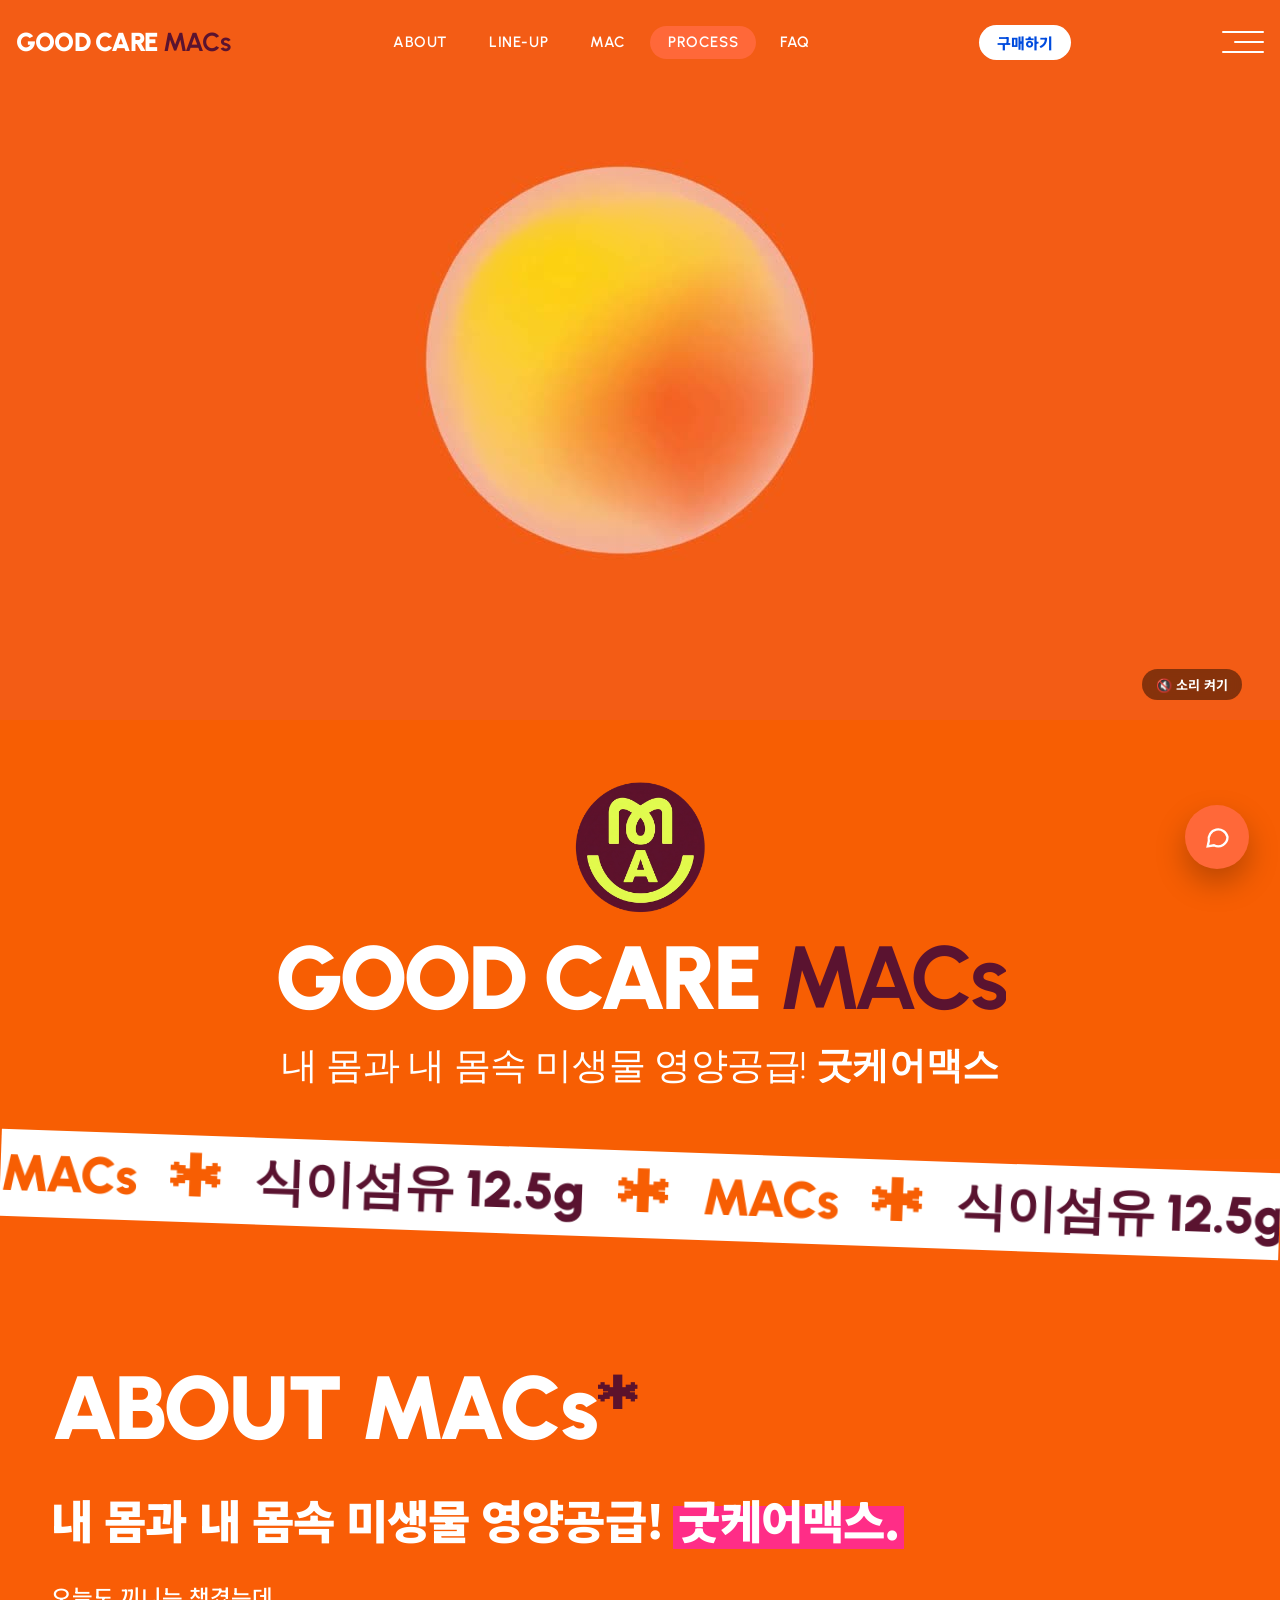
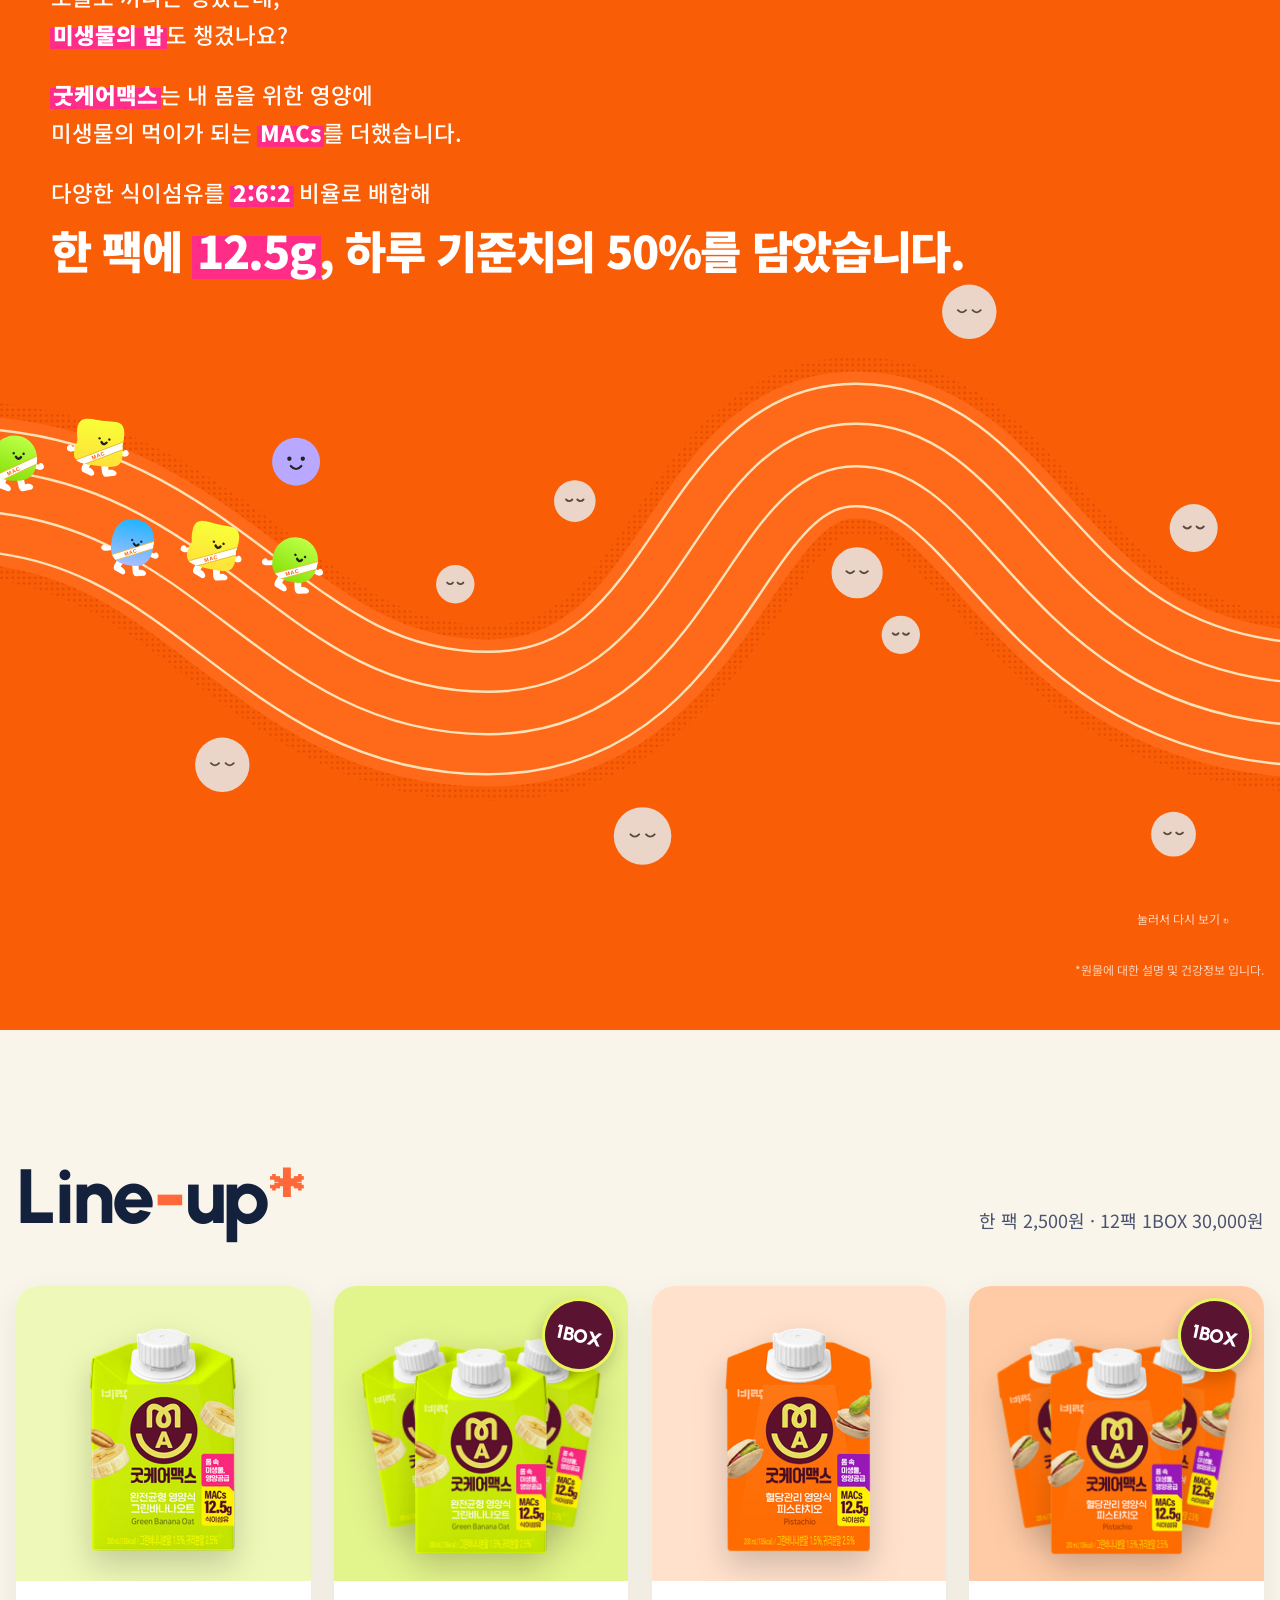
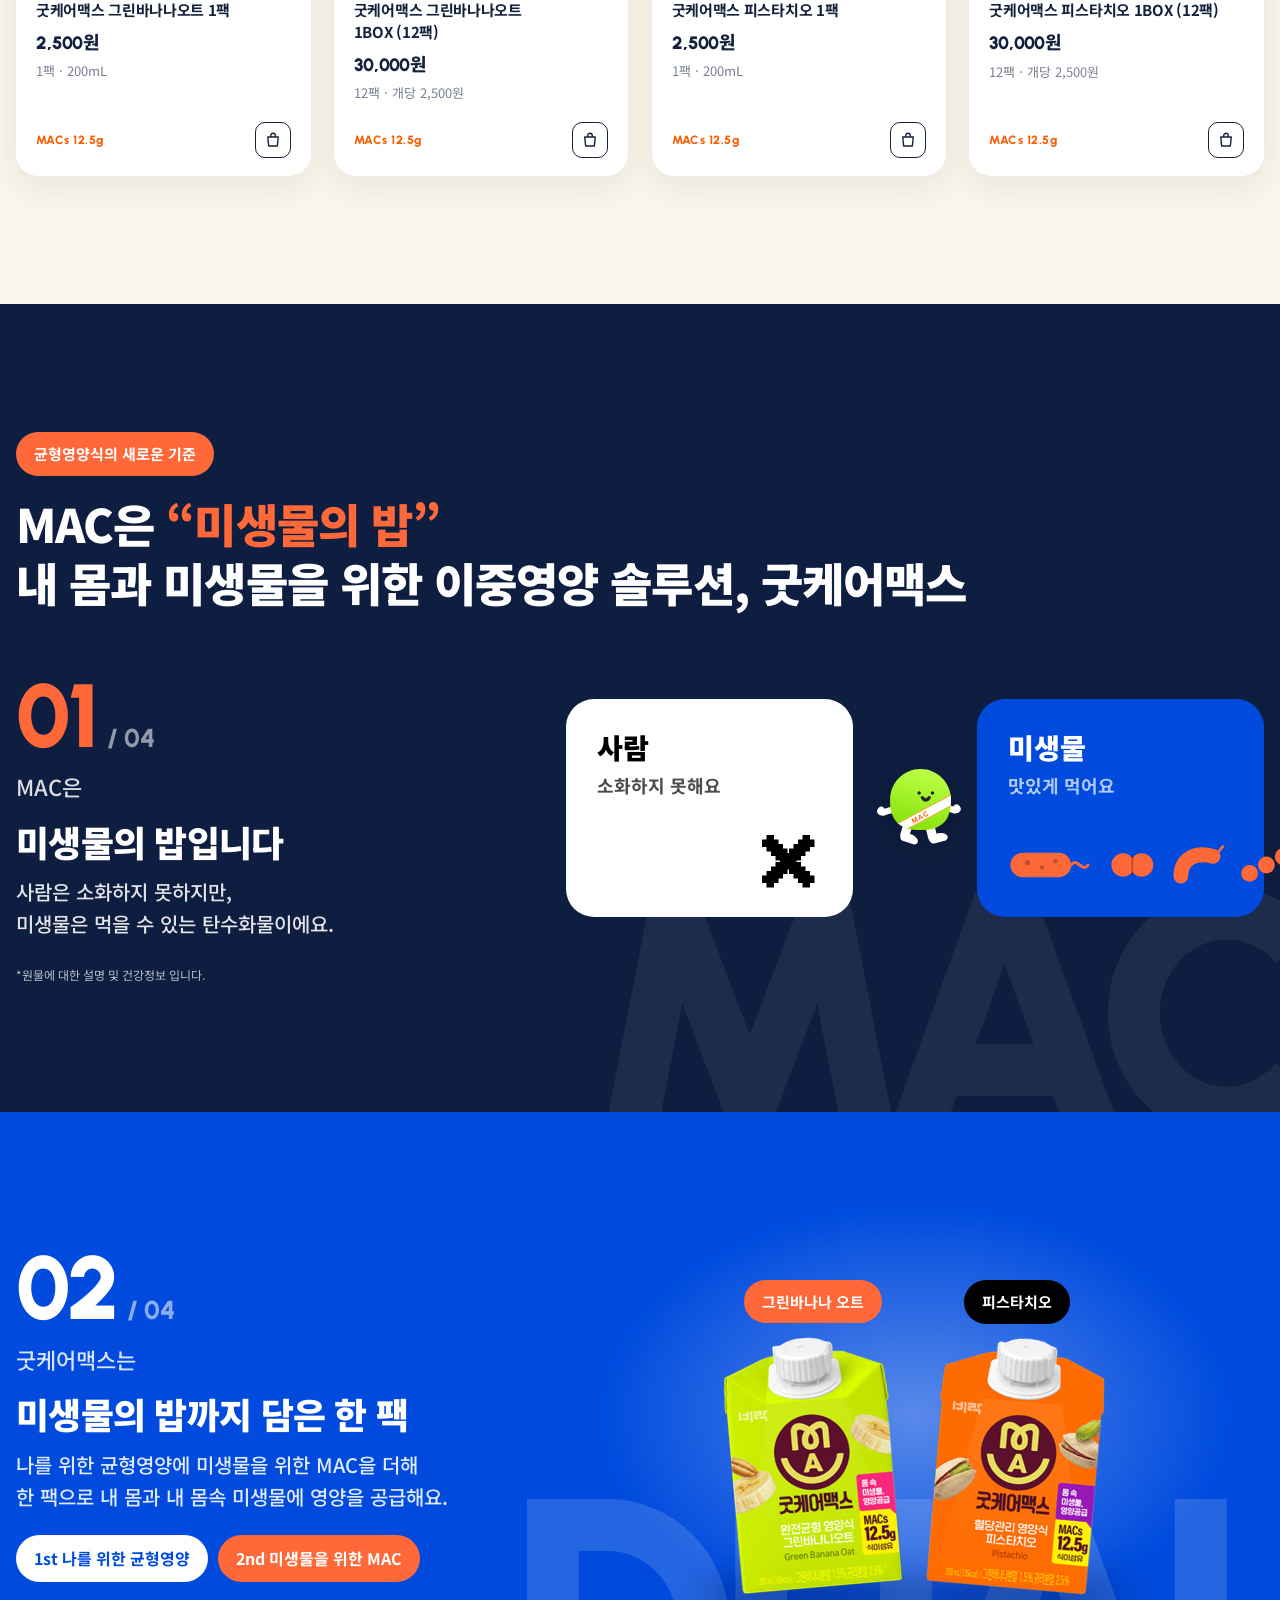
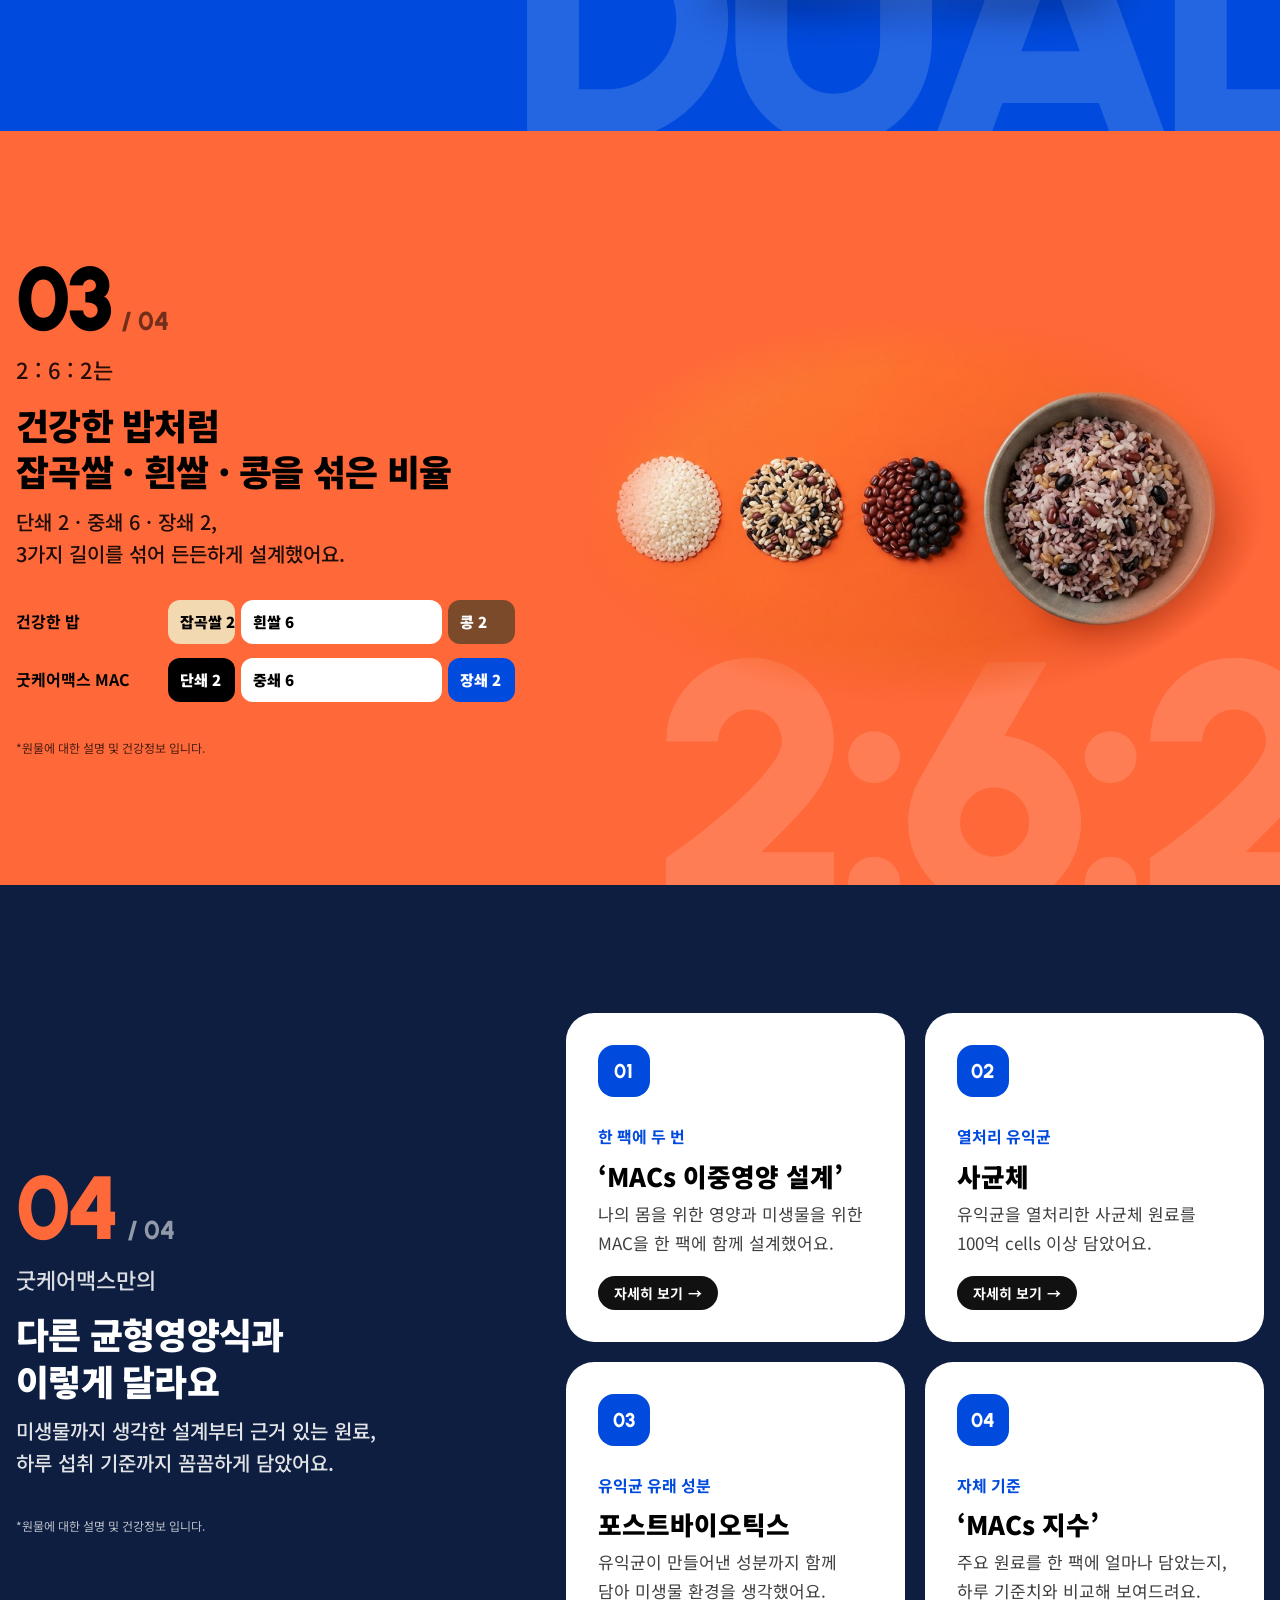
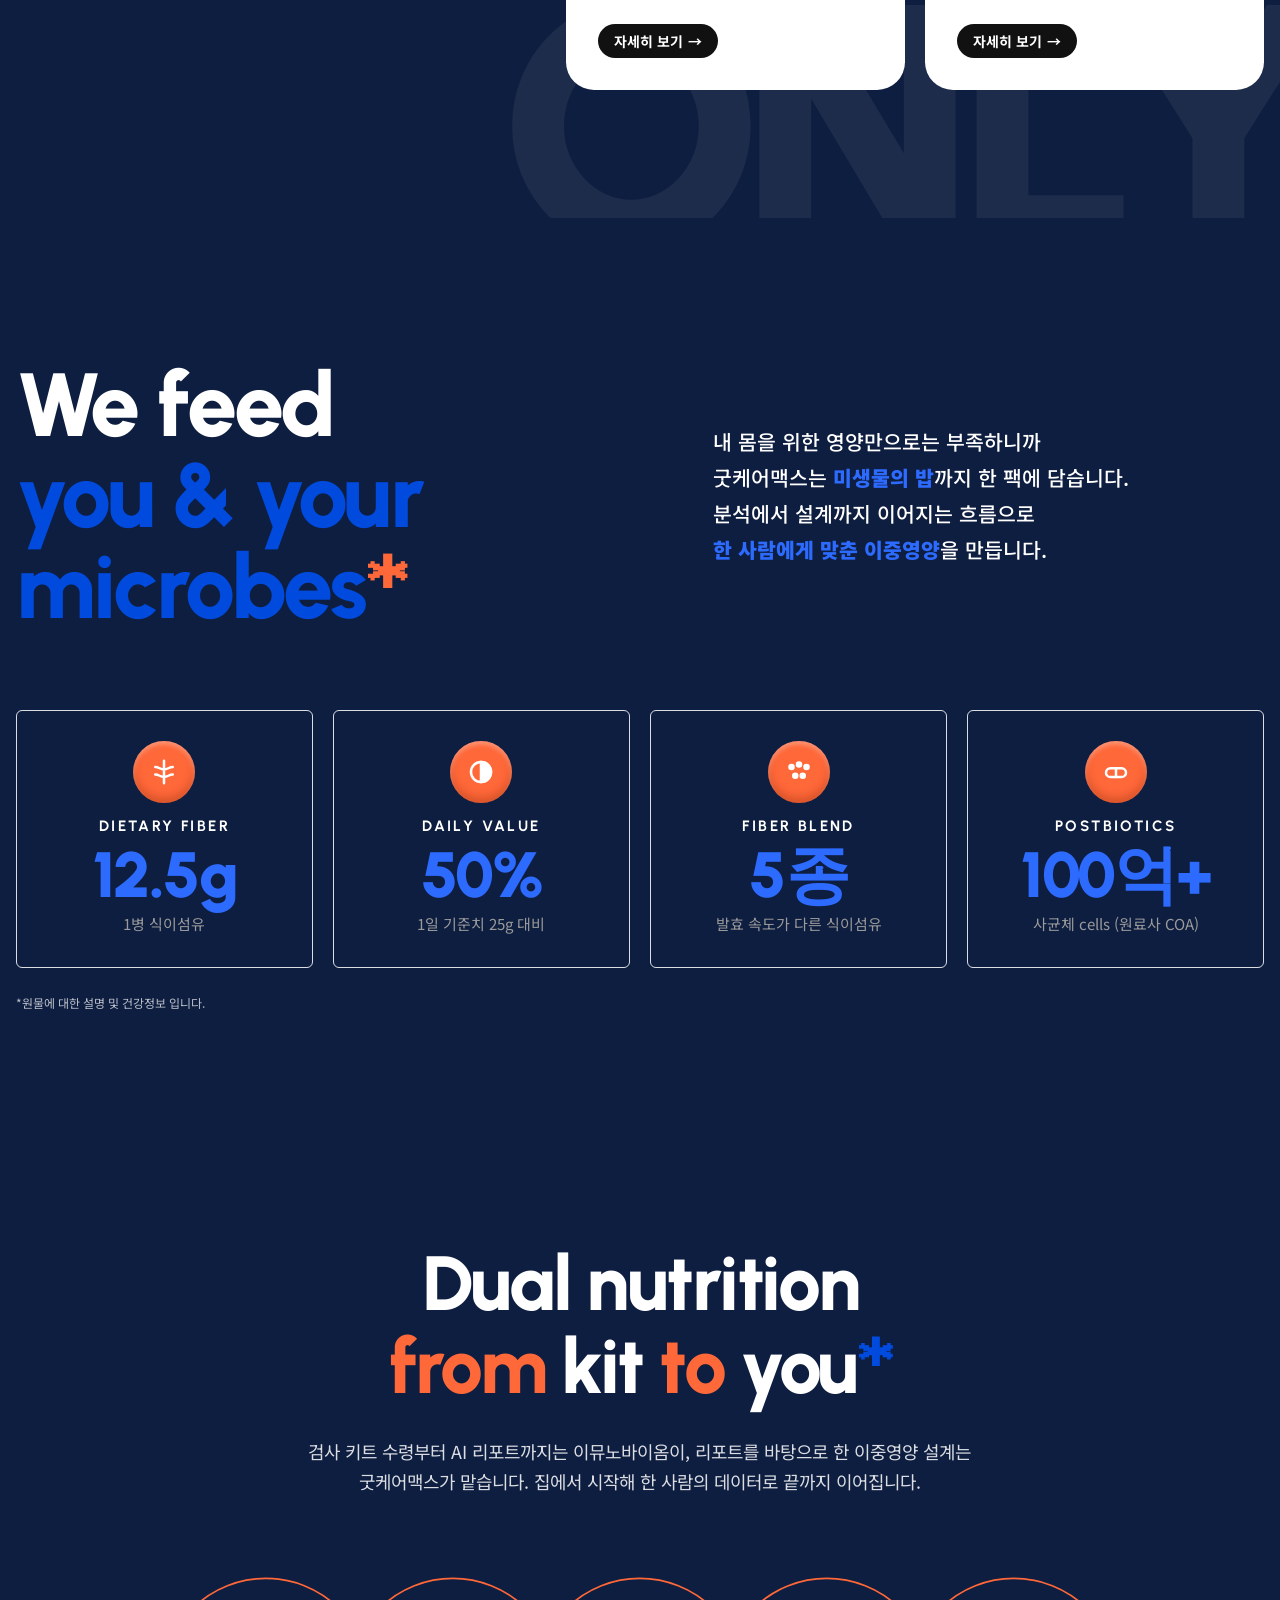
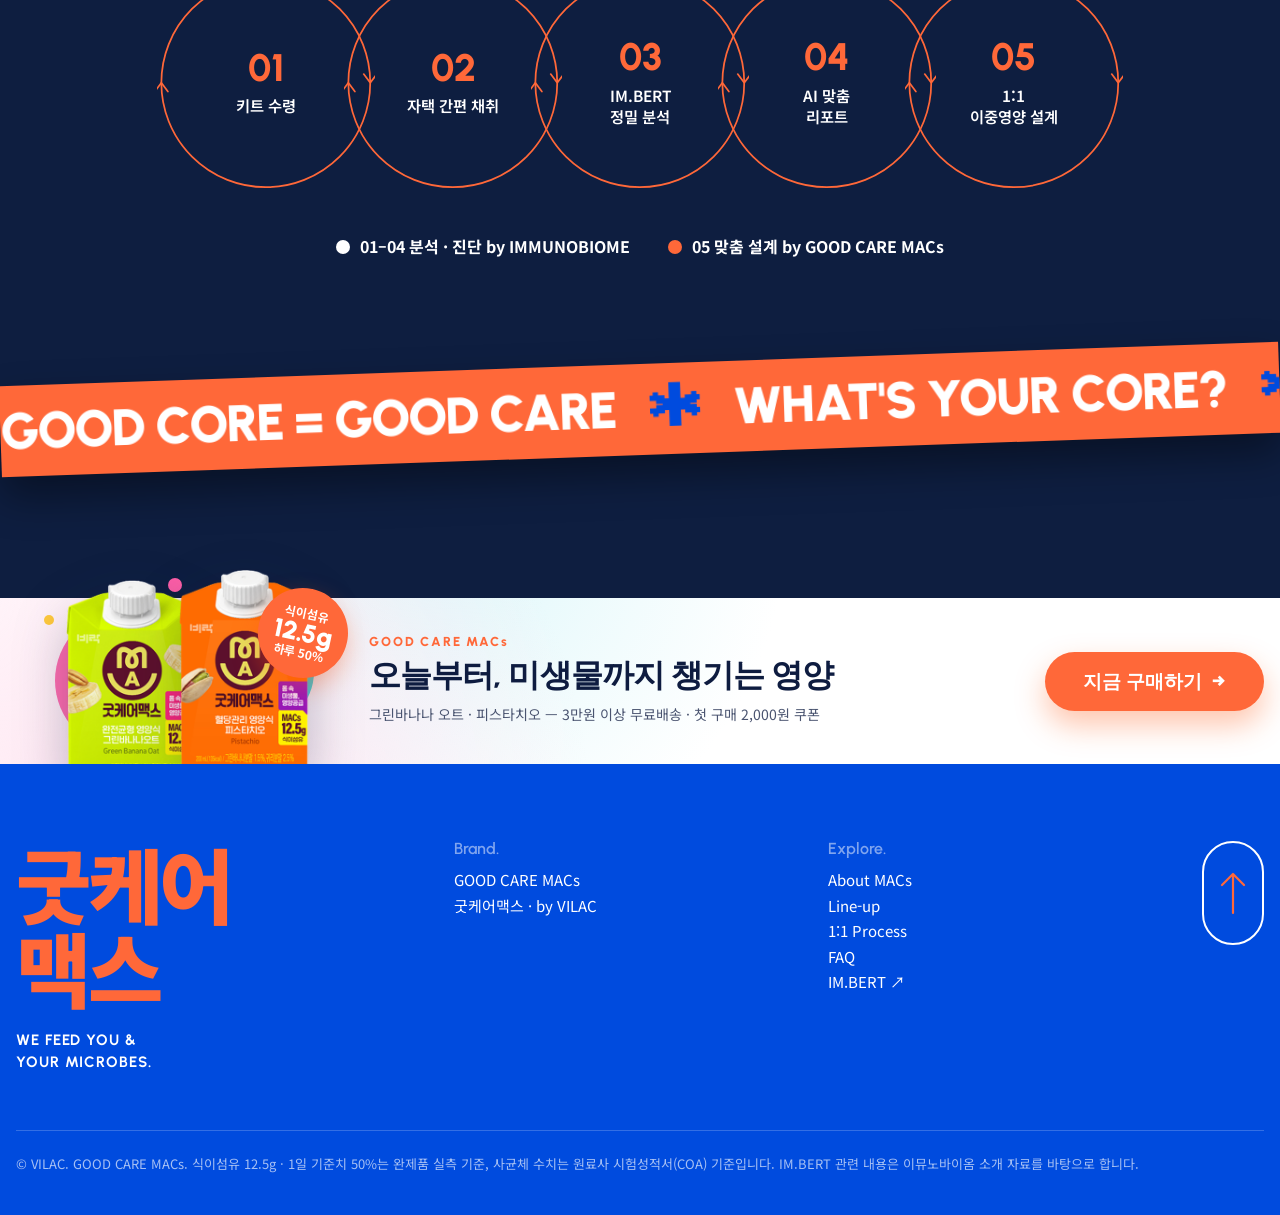
<file: v2/index.html>
<!DOCTYPE html>
<html lang="ko">
<head>
<meta charset="utf-8">
<meta name="viewport" content="width=device-width, initial-scale=1, viewport-fit=cover">
<meta name="description" content="GOOD CARE MACs 굿케어맥스 — 내 몸과 미생물을 위한 이중영양">
<meta property="og:image" content="assets/gcm-duo-orange.jpg">
<title>GOODCARE MACs Active</title>
<link rel="preconnect" href="https://fonts.googleapis.com">
<link rel="preconnect" href="https://fonts.gstatic.com" crossorigin>
<link rel="stylesheet" href="https://fonts.googleapis.com/css2?family=Urbanist:wght@500;600;700;800;900&family=Noto+Sans+KR:wght@400;500;700;900&display=swap">
<style>
/* Layout: cobalt hero → black story bands → cobalt footer; orange is the only accent, laid on as pills, swooshes and rings. */
:root{
  --cobalt:#004BDE; --cobalt-d:#003BB1; --navy:#000B62;
  --orange:#FF6839; --black:#0E1E40; --ink:#111; --white:#fff; --grey:#9A9A9A; --lime:#D4F51A;
  --display:"Urbanist","Helvetica Neue",Arial,sans-serif;
  --kr:"Noto Sans KR","Apple SD Gothic Neo","Malgun Gothic",sans-serif;
  --wrap:1440px;
  color-scheme:dark;
}
*{box-sizing:border-box}
body{margin:0}
:root{padding-top:env(safe-area-inset-top,0px);padding-bottom:env(safe-area-inset-bottom,0px)}
html,body{margin:0}
html{scroll-behavior:smooth}
body{background:var(--black);color:var(--white);font-family:var(--kr);font-size:18px;line-height:1.7;-webkit-font-smoothing:antialiased;overflow-x:hidden;word-break:keep-all}
body::before{content:"";position:fixed;inset:0 0 auto;height:env(safe-area-inset-top,0px);z-index:60;background:var(--cobalt)}
h1,h2,h3,h4{margin:0;text-wrap:balance}
p{margin:0}
a{color:inherit;text-decoration:none}
img{max-width:100%;display:block}
:focus-visible{outline:3px solid var(--orange);outline-offset:3px;border-radius:8px}
.band{padding-left:max(16px,env(safe-area-inset-left,0px));padding-right:max(16px,env(safe-area-inset-right,0px));position:relative}
.wrap{max-width:var(--wrap);margin:0 auto;position:relative}
.ast{color:var(--cobalt);font-family:var(--display);font-weight:900;font-size:.45em;vertical-align:super;margin-left:.05em;display:inline-block;animation:spin 6s linear infinite}
.ast.o{color:var(--orange)}
@keyframes spin{to{transform:rotate(360deg)}}

/* reveal: content is visible at rest; JS only adds a gentle rise */
.js .rv{transform:translateY(36px);opacity:.25;transition:transform .9s cubic-bezier(.2,.8,.2,1),opacity .9s ease}
.js .rv.in{transform:none;opacity:1}

/* ---------- header ---------- */
header.site{position:fixed;top:env(safe-area-inset-top,0px);left:0;right:0;z-index:50;transition:background .35s ease}
header.site.solid{background:var(--orange)}
.nav{display:flex;align-items:center;justify-content:space-between;gap:24px;height:84px}
.logo{display:flex;align-items:baseline;gap:6px;font:900 26px/1 var(--display);letter-spacing:-.03em;color:#fff}
.logo b{color:var(--orange);transition:color .35s}
header.solid .logo{color:var(--cobalt)}header.solid .logo b{color:#fff}
.nav ul{display:flex;gap:6px;list-style:none;margin:0;padding:0}
.nav ul a{display:block;padding:9px 18px;border-radius:999px;font:600 15px/1 var(--display);letter-spacing:.04em;text-transform:uppercase;transition:background .2s,color .2s}
.nav ul a:hover{background:rgba(255,255,255,.16)}
.nav ul a.on{background:var(--cobalt);color:#fff}
header:not(.solid) .nav ul a.on{background:var(--orange)}
.burger{width:42px;height:22px;display:grid;align-content:space-between;justify-items:end;background:none;border:0;padding:0;cursor:pointer}
.burger i{display:block;height:2px;background:#fff;border-radius:2px}
.burger i:nth-child(1){width:42px}.burger i:nth-child(2){width:30px}.burger i:nth-child(3){width:42px}
header.solid .burger i{background:var(--cobalt)}
@media (max-width:960px){.nav ul{display:none}}

/* ---------- hero ---------- */
.hero{background:var(--cobalt);overflow:hidden;padding-block:150px 90px}
.swoosh{position:absolute;inset:0;width:100%;height:100%;pointer-events:none}
.swoosh path{fill:none;stroke:var(--orange);stroke-width:26;stroke-linecap:round;stroke-dasharray:var(--len);stroke-dashoffset:var(--len);animation:draw 2.4s cubic-bezier(.6,.05,.25,1) .2s forwards}
@keyframes draw{to{stroke-dashoffset:0}}
.hero .stack{position:relative;z-index:2;display:grid;justify-items:center;text-align:center}
.hero h1{font:900 clamp(64px,11.4vw,188px)/.92 var(--display);letter-spacing:-.035em;text-transform:uppercase}
.hero h1 span{display:block}
.hero h1 .r1{transform:translateX(-6%)}
.hero h1 .r2{transform:translateX(9%)}
.hero h1 .line{display:inline-block;clip-path:inset(0 0 0 0);animation:up 1s cubic-bezier(.2,.8,.2,1) both}
.hero h1 span:nth-child(2) .line{animation-delay:.12s}.hero h1 span:nth-child(3) .line{animation-delay:.24s}
@keyframes up{from{transform:translateY(60%);opacity:0}to{transform:none;opacity:1}}
.tag{position:absolute;z-index:3;display:inline-block;background:var(--orange);color:#fff;border-radius:999px;padding:.32em .9em .36em;font:800 clamp(15px,1.7vw,26px)/1 var(--display);letter-spacing:.02em;text-transform:uppercase;white-space:nowrap;
  box-shadow:inset 0 -6px 10px rgba(130,30,0,.28),inset 0 4px 6px rgba(255,255,255,.35),0 14px 30px rgba(0,20,90,.35);
  translate:calc(var(--mx,0)*var(--k,10px)) calc(var(--my,0)*var(--k,10px));transition:translate .5s cubic-bezier(.2,.8,.2,1);animation:bob 5s ease-in-out infinite}
.tag:nth-of-type(2){animation-delay:-1s}.tag:nth-of-type(3){animation-delay:-2s}.tag:nth-of-type(4){animation-delay:-3s}.tag:nth-of-type(5){animation-delay:-4s}
@keyframes bob{50%{transform:translateY(-12px) rotate(-2deg)}}
.tag.t1{top:20%;right:14%;--k:16px}
.tag.t2{top:30%;right:7%;--k:22px}
.tag.t3{top:46%;left:9%;--k:14px}
.tag.t4{top:58%;left:20%;--k:26px}
.tag.t5{top:72%;right:22%;--k:18px}
.float{position:absolute;z-index:2;filter:drop-shadow(0 30px 40px rgba(0,10,60,.45));translate:calc(var(--mx,0)*-26px) calc(var(--my,0)*-18px);transition:translate .6s cubic-bezier(.2,.8,.2,1)}
.float img{animation:fl 6s ease-in-out infinite}
.float.f1{width:clamp(110px,12vw,200px);left:5%;top:16%}.float.f1 img{rotate:-16deg}
.float.f2{width:clamp(120px,13vw,220px);right:4%;bottom:6%}.float.f2 img{rotate:14deg;animation-delay:-3s}
@keyframes fl{50%{transform:translateY(-22px)}}
.hero .tl{position:relative;z-index:2;margin-top:42px;text-align:center;font:600 clamp(14px,1.3vw,19px)/1.4 var(--display);letter-spacing:.14em;text-transform:uppercase}
.hero .tl{display:table;margin-inline:auto;background:var(--navy);border-radius:999px;padding:.7em 1.4em}
.hero .tl b{color:var(--orange);font-weight:800}

/* ---------- about ---------- */
.about{padding-block:clamp(110px,12vw,190px) clamp(80px,9vw,140px);text-align:center}
.about h2{font:900 clamp(56px,7.6vw,120px)/1 var(--display);letter-spacing:-.03em;color:var(--orange);text-transform:uppercase}
.about .copy{max-width:44em;margin:clamp(40px,4vw,64px) auto 0;display:grid;gap:26px;font-size:clamp(18px,1.5vw,22px);line-height:1.85}
.about em{font-style:normal;font-weight:900;color:var(--orange)}

/* ---------- photo mosaic ---------- */
.mosaic{display:grid;grid-template-columns:repeat(12,1fr);grid-auto-rows:clamp(150px,17vw,280px);gap:0}
.mosaic figure{margin:0;position:relative;overflow:hidden;background:#16295A}
.mosaic img{width:100%;height:100%;object-fit:cover;filter:grayscale(1) contrast(1.05);transition:filter .5s ease,transform .8s cubic-bezier(.2,.8,.2,1)}
.mosaic figure:hover img{filter:none;transform:scale(1.05)}
.mosaic figcaption{position:absolute;left:16px;bottom:14px;background:var(--orange);color:#fff;border-radius:999px;padding:6px 14px;font:700 14px/1 var(--kr);opacity:0;transform:translateY(10px);transition:.35s}
.mosaic figure:hover figcaption{opacity:1;transform:none}
.m-a{grid-column:span 5;grid-row:span 2}.m-b{grid-column:span 3}.m-c{grid-column:span 4}.m-d{grid-column:span 3}.m-e{grid-column:span 4}
.m-f{grid-column:span 3}.m-g{grid-column:span 4}.m-h{grid-column:span 5}
@media (max-width:760px){.mosaic{grid-template-columns:repeat(2,1fr);grid-auto-rows:44vw}.mosaic figure{grid-column:span 1!important;grid-row:span 1!important}.mosaic figure.m-a{grid-column:span 2!important;grid-row:span 2!important}.mosaic img{filter:none}.mosaic figcaption{opacity:1;transform:none}}

/* ---------- statement + stats ---------- */
.state{padding-block:clamp(100px,11vw,170px) clamp(70px,8vw,120px)}
.state .row{display:grid;grid-template-columns:minmax(0,1.15fr) minmax(0,1fr);gap:clamp(32px,5vw,80px);align-items:center}
.state h2{font:800 clamp(52px,7vw,112px)/1.02 var(--display);letter-spacing:-.03em}
.state h2 .b{color:var(--cobalt)}.state h2 .g{color:#fff}
.state .side p{font-size:clamp(18px,1.6vw,24px);line-height:1.75;font-weight:500}
.state .side b{color:#2D6BFF;font-weight:900}
.stats{display:grid;grid-template-columns:repeat(4,minmax(0,1fr));gap:clamp(12px,1.6vw,24px);margin-top:clamp(56px,6vw,96px)}
.stat{border:1.5px solid rgba(255,255,255,.85);border-radius:6px;padding:clamp(22px,2.4vw,36px) 18px clamp(26px,2.6vw,40px);display:grid;justify-items:center;gap:6px;text-align:center;transition:background .3s,border-color .3s,transform .3s}
.stat:hover{background:var(--cobalt);border-color:var(--cobalt);transform:translateY(-6px)}
.stat .ic{width:62px;height:62px;border-radius:50%;background:var(--orange);display:grid;place-items:center;margin-bottom:8px;box-shadow:inset 0 -5px 8px rgba(120,30,0,.3),inset 0 3px 5px rgba(255,255,255,.35)}
.stat .ic svg{width:30px;height:30px}
.stat h5{margin:0;font:700 15px/1.3 var(--display);letter-spacing:.16em;text-transform:uppercase;color:#fff}
.stat .n{font:900 clamp(44px,5vw,80px)/1 var(--display);letter-spacing:-.03em;color:#2D6BFF;font-variant-numeric:tabular-nums;transition:color .3s}
.stat:hover .n{color:#fff}
.stat small{font-size:15px;color:var(--grey);line-height:1.4}
.stat:hover small{color:rgba(255,255,255,.85)}
@media (max-width:900px){.state .row{grid-template-columns:1fr}.stats{grid-template-columns:repeat(2,minmax(0,1fr))}}

/* ---------- process rings ---------- */
.proc{padding-block:clamp(90px,10vw,160px);text-align:center}
.proc h2{font:800 clamp(46px,6vw,96px)/1.08 var(--display);letter-spacing:-.03em}
.proc h2 .o{color:var(--orange)}
.proc .lead{max-width:40em;margin:28px auto 0;font-size:clamp(17px,1.4vw,21px);color:rgba(255,255,255,.85)}
.rings{display:flex;justify-content:center;margin-top:clamp(60px,6vw,96px)}
.ring{position:relative;width:clamp(150px,17vw,270px);aspect-ratio:1;margin-left:clamp(-34px,-2.4vw,-14px);display:grid;place-content:center;gap:8px;cursor:default}
.ring:first-child{margin-left:0}
.ring svg{position:absolute;inset:0;width:100%;height:100%;animation:spin 18s linear infinite}
.ring:nth-child(even) svg{animation-direction:reverse}
.ring circle{fill:none;stroke:var(--orange);stroke-width:1.6}
.ring polyline{fill:none;stroke:var(--orange);stroke-width:1.6;stroke-linecap:round;stroke-linejoin:round}
.ring b{font:800 clamp(30px,3vw,52px)/1 var(--display);color:var(--orange);transition:color .3s}
.ring span{font:600 clamp(14px,1.2vw,19px)/1.35 var(--kr);color:#fff}
.ring::before{content:"";position:absolute;inset:10%;border-radius:50%;background:var(--cobalt);transform:scale(0);transition:transform .45s cubic-bezier(.34,1.56,.64,1);z-index:-1}
.ring:hover::before,.ring.lit::before{transform:scale(1)}
.ring:hover b,.ring.lit b{color:#fff}
.who{display:flex;justify-content:center;gap:clamp(16px,3vw,48px);margin-top:42px;flex-wrap:wrap;font-weight:700;font-size:16px}
.who span{display:inline-flex;align-items:center;gap:10px}
.who i{width:14px;height:14px;border-radius:50%;display:inline-block}
@media (max-width:760px){.rings{flex-wrap:wrap;gap:6px}.ring{width:42vw;margin-left:0}}

/* ---------- lineup ---------- */
.line-up{background:var(--cobalt);padding-block:clamp(90px,10vw,150px);overflow:hidden}
.lu-head{display:flex;justify-content:space-between;align-items:end;gap:24px;flex-wrap:wrap;margin-bottom:clamp(40px,4vw,64px)}
.lu-head h2{font:800 clamp(48px,6vw,96px)/1 var(--display);letter-spacing:-.03em}
.lu-head h2 .o{color:var(--orange)}
.lu-head p{max-width:30em;font-size:18px;color:rgba(255,255,255,.88)}
.cards{display:grid;grid-template-columns:repeat(3,minmax(0,1fr));gap:clamp(14px,1.8vw,26px)}
.card{background:#fff;color:var(--ink);border-radius:28px;overflow:hidden;display:flex;flex-direction:column;transition:transform .4s cubic-bezier(.2,.8,.2,1),box-shadow .4s}
.card:hover{transform:translateY(-10px) rotate(-.6deg);box-shadow:0 30px 60px rgba(0,10,60,.4)}
.card .tx{padding:28px 28px 22px;display:grid;gap:8px}
.card .pill{justify-self:start;background:var(--orange);color:#fff;border-radius:999px;padding:7px 14px;font:800 13px/1 var(--display);letter-spacing:.1em}
.card h3{font:800 clamp(24px,2vw,30px)/1.2 var(--display);letter-spacing:-.02em;color:var(--cobalt)}
.card p{font-size:16px;color:#444;line-height:1.6}
.card .ph{aspect-ratio:1/1;overflow:hidden;margin-top:auto}
.card .ph img{width:100%;height:100%;object-fit:cover;transition:transform .8s cubic-bezier(.2,.8,.2,1)}
.card.soon{position:relative;cursor:default}
.card.soon:hover{transform:none;box-shadow:none}
.card.soon .tx,.card.soon .c-buy{opacity:.55}
.card.soon .c-buy{background:#555!important}
.card.soon .ph{position:relative}
.card.soon .ph img{filter:brightness(.55) saturate(.6)}
.card.soon:hover .ph img{transform:none}
.soon-ov{position:absolute;inset:0;z-index:2;display:grid;place-content:center;text-align:center;color:#fff;font:900 clamp(30px,3vw,44px)/1.05 var(--display);letter-spacing:.06em}
.card .ph.pack{display:grid;place-items:center}.card .ph.pack img{width:auto;height:58%;object-fit:contain}
.card:hover .ph img{transform:scale(1.06)}
@media (max-width:900px){.cards{grid-template-columns:1fr;max-width:520px;margin:0 auto}}
.lu-r{display:flex;align-items:center;gap:clamp(16px,2vw,32px);flex-wrap:wrap;justify-content:flex-end}
.lu-head .lu-r p{max-width:24em}
.lu-buy{display:inline-flex;align-items:center;gap:.5em;background:var(--orange);color:#fff;border-radius:999px;padding:18px 34px;font:800 clamp(17px,1.4vw,21px)/1 var(--display);white-space:nowrap;box-shadow:0 10px 30px rgba(0,0,0,.25);transition:transform .25s,background .25s}
.lu-buy:hover{transform:translateY(-3px);background:#ff6f1a}
.lu-buy span{transition:transform .25s}.lu-buy:hover span{transform:translateX(4px)}
a.card{text-decoration:none}
.lu-head .lu-r p{max-width:30em}
.card .c-buy{display:flex;align-items:center;justify-content:center;gap:.4em;margin:0;padding:18px;background:var(--orange);color:#fff;font:800 18px/1 var(--display);transition:background .25s}
.card:hover .c-buy{background:#ff6f1a}
.card .c-buy span{transition:transform .25s}.card:hover .c-buy span{transform:translateX(4px)}
.card .ph{margin-top:auto}
.buyban{padding-top:clamp(150px,13vw,190px)}
.bb-bar{background:#fff;color:var(--ink);position:relative;overflow:visible}
.bb-bar::before{content:"";position:absolute;inset:0;background:radial-gradient(circle at 12% 120%,#FFE3F0 0,transparent 38%),radial-gradient(circle at 34% -40%,#DDF7FA 0,transparent 40%);pointer-events:none}
.bb-in{display:flex;align-items:center;gap:clamp(20px,3vw,56px);min-height:clamp(150px,13vw,190px);padding-inline:max(16px,env(safe-area-inset-left,0px))}
.bb-art{position:relative;flex:none;width:clamp(230px,22vw,320px);align-self:stretch;margin-left:clamp(14px,2.6vw,40px)}
.bb-art .bl{position:absolute;border-radius:50%;filter:blur(.5px)}
.bb-art .bl1{width:50%;aspect-ratio:1;left:2%;bottom:8%;background:#FF5FA8;opacity:.9;animation:bbPulse 4s ease-in-out infinite}
.bb-art .bl2{width:40%;aspect-ratio:1;right:6%;bottom:22%;background:#2FD3E0;opacity:.9;animation:bbPulse 4s ease-in-out -2s infinite}
.bb-art img{position:absolute;bottom:-14px;height:clamp(230px,21vw,300px);width:auto;filter:drop-shadow(0 22px 26px rgba(14,28,64,.28));transform-origin:50% 90%}
.bb-art .p1{left:6%;--r:-14deg;animation:bbBob 3.2s ease-in-out infinite}
.bb-art .p2{left:44%;--r:12deg;bottom:-4px;animation:bbBob 3.2s ease-in-out -1.6s infinite}
.bb-art .stk{position:absolute;right:-6%;top:-6%;width:clamp(78px,7vw,96px);aspect-ratio:1;border-radius:50%;background:var(--orange);color:#fff;display:grid;place-content:center;text-align:center;font:700 12px/1.15 var(--kr);transform:rotate(12deg);box-shadow:0 10px 24px rgba(255,90,20,.35);animation:bbSpin 9s linear infinite}
.bb-art .stk b{display:block;font:900 clamp(22px,2vw,26px)/1 var(--display);letter-spacing:-.02em}
.bb-art .sp{position:absolute;width:10px;height:10px;border-radius:50%;animation:bbFloat 2.6s ease-in-out infinite}
.bb-art .s1{left:-2%;top:10%;background:#FFC93C}.bb-art .s2{left:42%;top:-12%;background:#FF5FA8;width:14px;height:14px;animation-delay:-.8s}.bb-art .s3{right:28%;top:36%;background:#2FD3E0;width:8px;height:8px;animation-delay:-1.6s}
@keyframes bbBob{0%,100%{transform:translateY(0) rotate(var(--r))}50%{transform:translateY(-16px) rotate(calc(var(--r) * .55))}}
@keyframes bbPulse{0%,100%{transform:scale(1)}50%{transform:scale(1.08)}}
@keyframes bbSpin{to{transform:rotate(372deg)}}
@keyframes bbFloat{0%,100%{transform:translateY(0)}50%{transform:translateY(-10px)}}
.bb-art:hover .p1{animation-duration:1s}.bb-art:hover .p2{animation-duration:1s}
.bb-tx{flex:1;display:grid;gap:8px;position:relative;padding-block:28px}
.bb-tx small{font:800 13px/1 var(--display);letter-spacing:.14em;color:var(--orange)}
.bb-tx b{font:800 clamp(24px,2.5vw,36px)/1.2 var(--display);letter-spacing:-.03em;color:#0E1C40}
.bb-tx span{font-size:clamp(14px,1.1vw,17px);color:#4A5470}
.bb-btn{position:relative;flex:none;display:inline-flex;align-items:center;gap:.5em;background:var(--orange);color:#fff;border-radius:999px;padding:20px 38px;font:800 clamp(18px,1.5vw,22px)/1 var(--display);white-space:nowrap;box-shadow:0 14px 30px rgba(255,90,20,.35);transition:transform .25s,box-shadow .25s}
.bb-btn:hover{transform:translateY(-3px) scale(1.03);box-shadow:0 18px 36px rgba(255,90,20,.45)}
.bb-btn span{transition:transform .25s}.bb-btn:hover span{transform:translateX(5px)}
@media (max-width:760px){.buyban{padding-top:250px}.bb-in{flex-direction:column;align-items:stretch;gap:0;padding-bottom:24px}.bb-art{width:240px;height:40px;margin:0 auto}.bb-art .stk{top:-176px;right:-40px}.bb-art .bl1{bottom:-20px}.bb-art .bl2{bottom:20px}.bb-art img{height:220px;bottom:0}.bb-tx{padding-block:20px 18px;text-align:center}.bb-btn{justify-content:center}}

@media (max-width:760px){.lu-r{justify-content:flex-start}.lu-buy{width:100%;justify-content:center}}


/* ---------- marquee ---------- */
.mq{background:var(--orange);overflow:hidden;padding-block:20px;transform:rotate(-2deg);margin-block:-24px;position:relative;z-index:4;box-shadow:0 20px 40px rgba(0,0,0,.4)}
.mq .t{display:flex;gap:34px;width:max-content;animation:mq 20s linear infinite;font:900 clamp(32px,4vw,60px)/1 var(--display);letter-spacing:-.02em;text-transform:uppercase;white-space:nowrap}
.mq .t span:nth-child(even){color:var(--cobalt)}
.nc,.mq .t span.nc{text-transform:none;color:inherit}
@keyframes mq{to{transform:translateX(-50%)}}

/* ---------- partner ---------- */
.partner{padding-block:clamp(120px,12vw,190px) clamp(90px,9vw,140px);text-align:center}
.partner h2{font:800 clamp(52px,7vw,112px)/1 var(--display);letter-spacing:-.03em}
.partner h2 .b{color:#2D6BFF}
.partner .lead{max-width:38em;margin:28px auto 0;font-size:clamp(17px,1.4vw,21px);color:rgba(255,255,255,.85)}
.pgrid{display:grid;grid-template-columns:repeat(4,minmax(0,1fr));margin-top:clamp(50px,5vw,80px);border-top:1px solid rgba(255,255,255,.18)}
.pgrid div{border-bottom:1px solid rgba(255,255,255,.18);padding:clamp(26px,3vw,44px) 12px;display:grid;justify-items:center;gap:8px;transition:background .3s}
.pgrid div:not(:nth-child(4n)){border-right:1px solid rgba(255,255,255,.18)}
.pgrid div:hover{background:#142753}
.pgrid b{font:800 clamp(22px,2.2vw,34px)/1.1 var(--display);letter-spacing:-.01em}
.pgrid small{font-size:15px;color:var(--grey)}
.pgrid .logo-im{background:#fff;border-radius:999px;padding:10px 16px}
.pgrid .logo-im img{height:16px;width:auto}
@media (max-width:760px){.pgrid{grid-template-columns:repeat(2,minmax(0,1fr))}.pgrid div:not(:nth-child(4n)){border-right:0}.pgrid div:nth-child(odd){border-right:1px solid rgba(255,255,255,.18)}}

/* ---------- footer ---------- */
footer{background:var(--cobalt);padding-block:clamp(60px,6vw,96px) 40px}
.fgrid{display:grid;grid-template-columns:minmax(0,1.2fr) repeat(2,minmax(0,1fr)) auto;gap:clamp(24px,4vw,64px);align-items:start}
.flogo{font:900 clamp(56px,6.4vw,104px)/1.02 var(--kr);letter-spacing:-.04em;color:var(--orange)}
.flogo small{display:block;font:700 15px/1.45 var(--display);letter-spacing:.06em;color:#fff;margin-top:22px;text-transform:uppercase}
footer h6{margin:0 0 10px;font:600 16px/1 var(--display);color:rgba(255,255,255,.5)}
footer p,footer li{font-size:15px;line-height:1.7}
footer ul{list-style:none;margin:0;padding:0}
.to-top{width:62px;height:104px;border-radius:999px;border:2px solid #fff;display:grid;place-items:center;color:var(--orange);background:transparent;cursor:pointer;transition:background .25s}
.to-top:hover{background:var(--orange);color:#fff;border-color:var(--orange)}
.to-top svg{width:26px;height:44px}
.fine{margin-top:56px;padding-top:22px;border-top:1px solid rgba(255,255,255,.2);font-size:13px;color:rgba(255,255,255,.65)}
@media (max-width:900px){.fgrid{grid-template-columns:1fr 1fr}.flogo{grid-column:1/-1}}

@media (max-width:700px){
  .hero{padding-block:250px 260px}
  .hero h1{font-size:15.2vw}
  .hero h1 .r1,.hero h1 .r2{transform:none}
  .hero .tl{font-size:12px;letter-spacing:.1em;margin-top:24px}
  .tag{font-size:13px}
  .tag.t1{top:120px;right:7%}.tag.t2{top:170px;right:20%}.tag.t3{top:auto;bottom:205px;left:6%}.tag.t4{top:auto;bottom:150px;left:30%}.tag.t5{top:auto;bottom:95px;left:8%}
  .float.f1{top:96px;left:4%;width:27vw}.float.f2{width:30vw;right:4%;bottom:40px;top:auto}
  body{font-size:17px}
}

/* ===== MAC story 01–04 ===== */
.mc{position:relative;overflow:hidden;padding-block:clamp(90px,10vw,160px)}
.mc1{background:var(--black)}.mc2{background:var(--cobalt)}.mc3{background:var(--orange)}.mc4{background:var(--black)}
.mc-giant{position:absolute;right:-3%;bottom:-6%;font:900 clamp(150px,27vw,470px)/.85 var(--display);letter-spacing:-.06em;color:#fff;opacity:.06;white-space:nowrap;pointer-events:none;animation:mc-drift 8s ease-in-out infinite}
.mc2 .mc-giant,.mc3 .mc-giant{opacity:.14}
@keyframes mc-drift{50%{transform:translateX(-70px)}}
.mc-intro{display:grid;gap:18px;margin-bottom:clamp(48px,5vw,80px);position:relative;z-index:2}
.mc-chip{justify-self:start;background:var(--orange);color:#fff;border-radius:999px;padding:9px 18px;font-weight:700;font-size:15px}
.mc-intro h2{font:900 clamp(30px,3.6vw,58px)/1.28 var(--kr);letter-spacing:-.02em}
.mc-intro em{font-style:normal;color:var(--orange)}
.mc-grid{display:grid;grid-template-columns:minmax(0,5fr) minmax(0,7fr);gap:clamp(32px,4vw,72px);align-items:center;position:relative;z-index:2}
.mc-step{display:grid;gap:12px;min-width:0}
.mc-count{display:flex;align-items:baseline;gap:12px}
.mc-count b{font:900 clamp(72px,7vw,110px)/.9 var(--display);letter-spacing:-.05em;color:var(--orange)}
.mc-count span{font:800 26px/1 var(--display);opacity:.55}
.mc2 .mc-count b{color:#fff}.mc3 .mc-count b{color:#000}
.mc-k{font-weight:500;font-size:22px;opacity:.85}
.mc-step h3{font:900 clamp(30px,2.8vw,46px)/1.3 var(--kr);letter-spacing:-.02em}
.mc-step>p:not(.mc-k){font-size:clamp(21px,1.9vw,28px);line-height:1.6;font-weight:500}
.mc-step > p:not(.mc-k){font-size:20px;opacity:.88}
.mc3 .mc-step{color:#000}
/* 01 duel */
.duel{display:grid;grid-template-columns:minmax(0,1fr) auto minmax(0,1fr);min-width:0;gap:clamp(10px,2vw,24px);align-items:center;container-type:inline-size}
.box{border-radius:28px;padding:clamp(22px,2.4vw,36px);min-height:clamp(200px,17vw,270px);display:flex;flex-direction:column;gap:6px;position:relative}
.box h4{margin:0;font:900 clamp(24px,2.2vw,34px)/1.2 var(--kr)}
.box p{font-weight:700;font-size:18px;opacity:.7}
.human{background:#fff;color:#000;animation:hshake 8s infinite}
.human .x{position:absolute;right:28px;bottom:14px;font:800 72px/1 var(--display);animation:xflash 8s infinite}
.microbe{background:var(--cobalt);color:#fff;animation:mbox 8s infinite}
.bugs{display:flex;gap:clamp(8px,1.2vw,16px);align-items:center;margin-top:auto}
.bugs i{display:block;line-height:0;animation:munch 8s infinite}
.bugs i svg{display:block;width:auto}
.bugs i:nth-child(1) svg{height:34px}.bugs i:nth-child(2) svg{height:28px}.bugs i:nth-child(3) svg{height:42px}.bugs i:nth-child(4) svg{height:36px}.bugs i:nth-child(5) svg{height:30px}
.bugs i:nth-child(2){animation-delay:.08s}.bugs i:nth-child(3){animation-delay:.16s}.bugs i:nth-child(4){animation-delay:.24s}.bugs i:nth-child(5){animation-delay:.32s}
.cap-wrap{position:relative;z-index:3;width:clamp(64px,6vw,96px);display:grid;place-items:center}
.cap{position:relative;display:inline-flex;align-items:center;width:clamp(104px,8.6vw,128px);height:clamp(40px,3.3vw,48px);border-radius:999px;overflow:hidden;
  background:linear-gradient(90deg,var(--orange) 0 50%,#fff 50% 100%);box-shadow:0 10px 24px rgba(255,104,57,.45),inset 0 -5px 8px rgba(0,0,0,.16),inset 0 2px 0 rgba(255,255,255,.35);animation:cap 8s infinite}
.cap::after{content:"";position:absolute;left:10%;right:10%;top:16%;height:24%;border-radius:999px;background:linear-gradient(180deg,rgba(255,255,255,.7),rgba(255,255,255,0))}
.cap span{position:relative;z-index:1;width:50%;text-align:center;color:#fff;font:800 clamp(15px,1.25vw,19px)/1 var(--display)}
.cap i{position:relative;z-index:1;width:50%;display:flex;justify-content:center;gap:4px}
.cap i em{display:block;width:6px;height:6px;border-radius:50%;background:rgba(0,0,0,.2)}
.cap i em:nth-child(2){width:4px;height:4px;margin-top:6px}
@keyframes cap{0%,6.25%{transform:translateX(calc(-130/800*100cqw))}8.5%{transform:translateX(calc(-154/800*100cqw))}11.25%,15%{transform:translateX(calc(-130/800*100cqw))}
  20%{transform:translateX(calc(230/800*100cqw))}22.5%{transform:translateX(calc(258/800*100cqw))}25%{transform:translateX(calc(235/800*100cqw)) scale(1)}29.4%{transform:translateX(calc(235/800*100cqw)) translateY(40px) scale(0)}94%{transform:translateX(calc(-130/800*100cqw)) scale(0)}100%{transform:translateX(calc(-130/800*100cqw)) scale(1)}}
@keyframes hshake{0%,7.75%,11.9%,100%{transform:none}8.75%{transform:translateX(-8px)}9.75%{transform:translateX(8px)}10.75%{transform:translateX(-5px)}}
@keyframes xflash{0%,7.75%,17.5%,100%{color:#000;opacity:.3}9%{color:var(--orange);opacity:1}}
@keyframes mbox{0%,26.25%,32.5%,100%{transform:none}28.75%{transform:scale(1.05)}}
@keyframes munch{0%,27.5%,35.6%,100%{transform:none}29.4%{transform:translateY(-16px) scale(1.2)}31.9%{transform:none}33.75%{transform:translateY(-8px)}}
/* 02 packs */
.mc-chips{display:flex;flex-wrap:wrap;gap:10px;margin-top:10px}
.mc-chips span{border-radius:999px;padding:10px 18px;font-weight:700;font-size:16px;animation:chip 8s infinite}
.mc-chips .c1{background:#fff;color:var(--cobalt)}.mc-chips .c2{background:var(--orange);color:#fff;animation-delay:.7s}
@keyframes chip{0%,12.5%,19.4%,100%{transform:none}15%{transform:scale(1.1)}}
.packs{display:flex;justify-content:center;gap:clamp(16px,3vw,56px);position:relative;padding-top:40px}
.packs::before{content:"";position:absolute;inset:-10% 5%;background:radial-gradient(closest-side,rgba(255,255,255,.35),rgba(255,255,255,0));animation:glow 8s infinite}
@keyframes glow{0%{transform:scale(.85)}15%{transform:scale(1.05)}50%{transform:scale(.95)}90%{transform:scale(1.05)}100%{transform:scale(.85)}}
.pk{position:relative;z-index:1;display:grid;justify-items:center;gap:14px}
.pk img{width:clamp(130px,15vw,280px);height:auto;animation:pk-rise 8s infinite}
.pk.c img{rotate:-5deg}.pk.b img{rotate:5deg;animation-delay:.28s}
.pk-tag{border-radius:999px;padding:9px 18px;font-weight:700;font-size:15px;background:var(--orange);color:#fff;animation:pk-tag 8s infinite}
.pk.b .pk-tag{background:#000;animation-delay:.28s}
.pk-sh{position:absolute;left:50%;bottom:-24px;width:220px;height:36px;margin-left:-110px;border-radius:50%;background:rgba(0,10,60,.4);filter:blur(18px);z-index:-1}
@keyframes pk-rise{0%,3.75%{transform:translateY(720px);opacity:0}10%{opacity:1}16.25%{transform:none}32.5%{transform:translateY(-16px)}48.75%{transform:none}65%{transform:translateY(-16px)}81.25%,90%{transform:none;opacity:1}98%,100%{transform:translateY(720px);opacity:0}}
@keyframes pk-tag{0%,15%{opacity:0;transform:translateY(12px)}18.75%,90%{opacity:1;transform:none}93%,100%{opacity:0}}
.mc2{padding-bottom:clamp(110px,11vw,170px)}
/* 03 ratio + rice */
.ratio{display:grid;gap:14px;margin-top:18px;max-width:640px}
.rrow{display:grid;grid-template-columns:140px 1fr;align-items:center;gap:12px}
.rrow > span{font-weight:700;font-size:16px}
.rbar{display:grid;grid-template-columns:2fr 6fr 2fr;gap:6px}
.rbar i{display:block;height:44px;border-radius:12px;font:900 15px/44px var(--kr);font-style:normal;padding-left:12px;white-space:nowrap;overflow:hidden;color:#000;transform-origin:left;animation:fill 8s infinite}
.rbar i:nth-child(2){animation-delay:.2s}.rbar i:nth-child(3){animation-delay:.4s}
.rbar.m i:nth-child(1){animation-delay:.6s}.rbar.m i:nth-child(2){animation-delay:.8s}.rbar.m i:nth-child(3){animation-delay:1s}
@keyframes fill{0%,6%{transform:scaleX(.02)}14%,92%{transform:scaleX(1)}99%,100%{transform:scaleX(.02)}}
.rice img{width:100%;height:auto;-webkit-mask-image:radial-gradient(closest-side,#000 72%,transparent 100%);mask-image:radial-gradient(closest-side,#000 72%,transparent 100%);animation:fl 8s ease-in-out infinite}
/* 04 usp */
.usp{display:grid;grid-template-columns:repeat(2,minmax(0,1fr));gap:20px}
.usp article{background:#fff;color:#000;border-radius:28px;padding:32px;display:grid;gap:8px;align-content:start;animation:usp 8s infinite}
.usp article:nth-child(2){animation-delay:2s}.usp article:nth-child(3){animation-delay:4s}.usp article:nth-child(4){animation-delay:6s}
.ub{width:52px;height:52px;border-radius:16px;background:var(--cobalt);color:#fff;display:grid;place-items:center;font:800 20px/1 var(--display);margin-bottom:18px}
.uk{color:var(--cobalt);font-weight:700;font-size:16px}
.usp h4{margin:0;font:900 clamp(22px,2vw,30px)/1.3 var(--kr)}
.usp p{font-size:17px;opacity:.75}
@keyframes usp{0%,22%{background:var(--orange);color:#fff;transform:scale(1.03)}26%,100%{background:#fff;color:#000;transform:none}}
.usp article:nth-child(1){animation-delay:0s}
@media (max-width:980px){.mc-grid{grid-template-columns:1fr}}
@media (max-width:640px){.duel{grid-template-columns:minmax(0,1fr)}.cap-wrap{width:auto;padding-block:4px}.cap{animation:none}.usp{grid-template-columns:1fr}.rrow{grid-template-columns:1fr}.mc-giant{font-size:40vw}}

/* ===== column board (dark) ===== */
.colm{padding-block:clamp(110px,11vw,170px)}
.buyban+.colm{padding-top:clamp(70px,7vw,110px)}
.colm h2{font:900 clamp(56px,7.6vw,120px)/1 var(--display);letter-spacing:-.03em;text-transform:uppercase}
.colm .lead{margin-top:20px;font-size:clamp(17px,1.4vw,21px);color:rgba(255,255,255,.8)}
.board{margin-top:clamp(40px,4vw,64px);border-top:2px solid var(--orange)}
.board-head,.post summary{display:grid;grid-template-columns:72px 120px minmax(0,1fr) 120px 40px;align-items:center;gap:16px;padding:0 20px}
.board-head{height:52px;border-bottom:1px solid rgba(255,255,255,.2);font:700 14px/1 var(--display);letter-spacing:.08em;color:rgba(255,255,255,.55)}
.board-head span:nth-child(1),.board-head span:nth-child(2){text-align:center}
.post{border-bottom:1px solid rgba(255,255,255,.16)}
.post summary{list-style:none;cursor:pointer;min-height:80px;transition:background .25s}
.post summary::-webkit-details-marker{display:none}
.post summary:hover,.post[open] summary{background:#16295A}
.b-no{text-align:center;font:800 22px/1 var(--display);color:var(--orange)}
.b-cat{justify-self:center;font-weight:700;font-size:14px;background:var(--cobalt);border-radius:999px;padding:6px 12px;white-space:nowrap}
.b-title{font:700 clamp(17px,1.4vw,21px)/1.45 var(--kr)}
.post summary:hover .b-title{color:var(--orange)}
.b-meta{font:600 15px/1 var(--display);color:rgba(255,255,255,.5)}
.b-arrow{width:30px;height:30px;border-radius:50%;border:1.5px solid rgba(255,255,255,.4);position:relative;justify-self:end;transition:transform .3s,background .2s,border-color .2s}
.b-arrow::before{content:"";position:absolute;left:50%;top:44%;width:8px;height:8px;border-right:2px solid #fff;border-bottom:2px solid #fff;transform:translate(-50%,-50%) rotate(45deg)}
.post[open] .b-arrow{transform:rotate(180deg);background:var(--orange);border-color:var(--orange)}
.post-body{padding:28px clamp(20px,9vw,212px) 36px;background:#16295A;display:grid;gap:16px;animation:post-in .35s ease both}
.post-body h3{font:900 clamp(24px,2.2vw,32px)/1.4 var(--kr);color:var(--orange)}
.post-body p{font-size:18px;line-height:1.85;max-width:42em;color:rgba(255,255,255,.88)}
.post-close{justify-self:start;margin-top:6px;border:1.5px solid #fff;background:transparent;color:#fff;border-radius:999px;padding:10px 18px;font:700 15px/1 var(--kr);cursor:pointer}
.post-close:hover{background:var(--orange);border-color:var(--orange)}
@keyframes post-in{from{opacity:0;transform:translateY(-6px)}to{opacity:1;transform:none}}
.col-note{margin-top:22px;font-size:14px;color:rgba(255,255,255,.5)}
@media (max-width:820px){
  .board-head{display:none}
  .post summary{grid-template-columns:auto minmax(0,1fr) 30px;grid-template-areas:"no cat arrow" "title title title" "meta meta meta";row-gap:8px;column-gap:10px;padding:18px 4px}
  .b-no{grid-area:no;text-align:left;font-size:18px}.b-cat{grid-area:cat;justify-self:start;font-size:13px}
  .b-title{grid-area:title;font-size:18px}.b-meta{grid-area:meta;font-size:14px}.b-arrow{grid-area:arrow}
  .post-body{padding:22px 16px 28px}.post-body p{font-size:17px}
}


/* ===== calm hero: lighter type, glass pills, slow drift (audience: seniors) ===== */
.hero h1{font-weight:700;letter-spacing:-.02em;text-transform:none;line-height:1}
.hero h1 .r1,.hero h1 .r2{transform:none}
.hero h1 .line{animation:calmup 1.8s cubic-bezier(.25,.6,.2,1) both}
.hero h1 span:nth-child(2) .line{animation-delay:.25s}.hero h1 span:nth-child(3) .line{animation-delay:.5s}
@keyframes calmup{from{transform:translateY(18px);opacity:0}to{transform:none;opacity:1}}
.hero .tag{background:rgba(255,255,255,.14);border:1px solid rgba(255,255,255,.38);color:#fff;font-weight:600;font-size:clamp(13px,1.15vw,18px);letter-spacing:.06em;padding:.6em 1.2em;box-shadow:0 10px 30px rgba(0,20,80,.18);-webkit-backdrop-filter:blur(10px);backdrop-filter:blur(10px);animation:calmdrift 11s ease-in-out infinite;--k:6px}
@keyframes calmdrift{50%{transform:translateY(-6px)}}
.hero .float img{animation:calmfloat 12s ease-in-out infinite}
.hero .float.f2 img{animation-delay:-6s}
@keyframes calmfloat{50%{transform:translateY(-10px)}}
.hero .float{translate:calc(var(--mx,0)*-10px) calc(var(--my,0)*-8px);transition:translate 1.2s cubic-bezier(.2,.8,.2,1)}
/* ===== hero fluid: WebGL silk gradient that flows like the gut and bends around the cursor ===== */
.hero{isolation:isolate}
.flow{position:absolute;inset:0;width:100%;height:100%;z-index:-1;display:block;pointer-events:none;opacity:0;transition:opacity 1.6s ease}
.flow.on{opacity:1}

/* brand switch + store link in header */
.nav .logo{margin-right:-6px}
.bsw{display:flex;gap:2px;background:rgba(255,255,255,.14);border-radius:999px;padding:4px;margin-right:auto}
.bsw a{padding:7px 14px;border-radius:999px;font:700 14px/1 var(--kr);white-space:nowrap;color:#fff;transition:background .2s,color .2s}
.bsw a:hover{background:#fff;color:var(--cobalt)}
header.solid .bsw{background:rgba(255,255,255,.28)}
.shopbtn{padding:10px 18px;border-radius:999px;background:#fff;color:var(--cobalt);font:800 15px/1 var(--kr);white-space:nowrap}
header.solid .shopbtn{background:var(--cobalt);color:#fff}
@media (max-width:1180px){.nav ul a{padding:9px 11px}}
@media (max-width:620px){.nav{flex-wrap:wrap;height:auto;padding:12px 0;gap:10px}.bsw{order:3;width:100%;justify-content:space-between;margin:0}.bsw a{flex:1;text-align:center}.shopbtn{margin-left:auto;padding:9px 14px}.burger{display:none}}
html,body{overflow-x:clip}
.ritual{line-height:0;background:#F3EFE6}.ritual img{width:100%;height:auto;display:block}

/* ===== hero v3: logo + products up front (glass pills keep floating) ===== */
.hero{padding-block:110px 64px}
.hero2{gap:0}
.hero2 .badge{width:clamp(96px,9.5vw,150px);height:auto;filter:drop-shadow(0 18px 30px rgba(0,20,80,.35));animation:calmfloat 10s ease-in-out infinite}
.hero h1.mark{font:900 clamp(44px,7vw,112px)/.95 var(--display);letter-spacing:-.04em;text-transform:none;margin:18px 0 0;white-space:nowrap}
.hero h1.mark b{color:var(--orange)}
.hero h1.mark .line{display:inline-block;animation:calmup 1.6s cubic-bezier(.25,.6,.2,1) both}
.sr-kr{position:absolute;width:1px;height:1px;overflow:hidden;clip:rect(0 0 0 0)}
.hero .tl{margin-top:22px}
.lineup2{display:flex;justify-content:center;align-items:flex-end;gap:clamp(20px,5vw,90px);margin-top:clamp(28px,4vw,48px)}
.p2{margin:0;display:grid;justify-items:center;gap:12px;animation:calmup 1.6s .4s cubic-bezier(.25,.6,.2,1) both}
.p2 img{height:clamp(160px,19vw,280px);width:auto;filter:drop-shadow(0 28px 36px rgba(0,15,70,.42));animation:calmfloat 12s ease-in-out infinite}
.p2b img{animation-delay:-6s}
.p2a img{rotate:-4deg}.p2b img{rotate:4deg}
.p2 figcaption{font:700 15px/1 var(--kr);background:rgba(255,255,255,.16);border:1px solid rgba(255,255,255,.4);border-radius:999px;padding:9px 16px;-webkit-backdrop-filter:blur(10px);backdrop-filter:blur(10px)}
.hero-buy{margin-top:30px;display:inline-flex;align-items:center;gap:8px;background:#fff;color:var(--cobalt);border-radius:999px;padding:16px 30px;font:800 17px/1 var(--kr);box-shadow:0 14px 30px rgba(0,20,80,.25);position:relative;z-index:3}
.hero-buy::after{content:"→"}
.hero-buy:hover{background:var(--orange);color:#fff}
.hero .tag.t1{top:18%;right:16%}.hero .tag.t2{top:52%;right:9%}.hero .tag.t3{top:24%;left:10%}.hero .tag.t4{top:56%;left:12%}.hero .tag.t5{top:74%;right:20%}
@media (max-width:760px){
  .hero{padding-block:120px 56px}
  .hero h1.mark{font-size:10.6vw}
  .p2 img{height:44vw}
  .hero .tag{font-size:12px}
  .hero{padding-bottom:84px}
  .hero .tag.t1{top:150px;right:4%}.hero .tag.t2{top:200px;right:auto;left:4%}.hero .tag.t3{top:auto;bottom:22px;left:4%}.hero .tag.t4{display:none}.hero .tag.t5{top:auto;bottom:22px;left:auto;right:4%}
}
/* ===== floating inquiry button ===== */
.ask{position:fixed;right:clamp(16px,2.4vw,32px);bottom:clamp(16px,2.4vw,32px);z-index:60;display:grid;justify-items:end;gap:12px}
.ask-btn{width:64px;height:64px;border-radius:50%;border:0;background:var(--orange);color:#fff;display:grid;place-items:center;cursor:pointer;box-shadow:0 14px 30px rgba(0,0,0,.25);transition:transform .2s}
.ask-btn:hover{transform:scale(1.06)}
.ask-btn svg{width:28px;height:28px}
.ask-btn small{position:absolute;bottom:-20px;font:700 12px/1 var(--kr);color:var(--orange);text-shadow:0 0 6px #fff}
.ask-panel{width:min(320px,calc(100vw - 32px));background:#fff;color:#14213D;border-radius:20px;padding:20px;box-shadow:0 24px 60px rgba(0,0,0,.3);display:none}
.ask.open .ask-panel{display:block;animation:post-in .25s ease both}
.ask-panel h3{margin:0 0 4px;font:800 19px/1.3 var(--kr)}
.ask-panel p{margin:0 0 14px;font-size:14px;color:#5B6478}
.ask-panel a{display:flex;align-items:center;gap:12px;padding:13px 14px;border-radius:14px;border:1.5px solid #E3E0D8;margin-top:8px;font:700 15.5px/1.3 var(--kr)}
.ask-panel a:hover{border-color:var(--cobalt);background:#F3F6FF}
.ask-panel a i{width:34px;height:34px;border-radius:10px;display:grid;place-items:center;font-style:normal;font-weight:900;flex:none}
.ask-panel a span small{display:block;font:500 13px/1.3 var(--kr);color:#5B6478}

/* ===== hero v5: flat orange stage — logo on top, product photo below ===== */
.hero{background:#F75E03;color:#fff;padding:120px 0 0;isolation:isolate}
.hero .flow{display:none}
.hero5{gap:0}
.hero5 .logo-c{width:clamp(110px,11vw,170px);height:auto;animation:calmfloat 10s ease-in-out infinite}
.hero h1.mark{color:#fff;font:900 clamp(44px,7vw,112px)/.95 var(--display);letter-spacing:-.04em;margin:18px 0 0;white-space:nowrap;text-transform:none}
.hero h1.mark b{color:#5A1330}
.hero .tl{background:#5A1330;color:#fff;margin-top:20px}
.hero .tl b{color:#E4F75A}
.hero .tl{letter-spacing:-.01em;text-transform:none;font-weight:700;text-wrap:balance;max-width:calc(100% - 32px)}
.hero .tl{font-size:clamp(27px,2.54vw,37.5px)}
@media (max-width:760px){.hero .tl{font-size:23.4px}}
.hero .tl{background:none;padding:0;border-radius:0;color:#fff}
.hero .tl{white-space:nowrap;max-width:none;text-wrap:nowrap}
.hero .tl{font-weight:400}
.hero .tl b{color:#fff;font-weight:800}
.hero .duo{display:block;position:relative;z-index:1;margin-top:clamp(-40px,-3vw,-16px);line-height:0}
.hero .duo img{width:100%;height:auto;display:block;-webkit-mask-image:linear-gradient(transparent 0,#000 22%);mask-image:linear-gradient(transparent 0,#000 22%)}
header.site:not(.solid) .logo b{color:#5A1330}
@media (max-width:760px){.hero h1.mark{font-size:10.2vw}}
.hero .tag{background:#fff;border:0;color:#5A1330;box-shadow:none;-webkit-backdrop-filter:none;backdrop-filter:none;font-weight:700}
.hero .tag.t1{top:14%;right:13%}.hero .tag.t2{top:24%;right:6%}.hero .tag.t3{top:17%;left:9%}.hero .tag.t4{top:27%;left:4%}.hero .tag.t5{top:33%;right:20%}
.friends-sec{background:#FBF7F0;padding:clamp(56px,7vw,96px) 0 0;line-height:normal;overflow:hidden}
.fr-head{text-align:center;color:#14213D}
.fr-k{display:inline-block;font:900 clamp(30px,4vw,56px)/1 var(--display);letter-spacing:-.03em}
.fr-head p{margin:12px 0 0;font-size:clamp(16px,1.4vw,19px);color:#5B6478}
.friends{position:relative;width:min(max(100%,760px),1280px);left:50%;translate:-50% 0;aspect-ratio:1100/608;margin-top:clamp(16px,3vw,40px);z-index:2}
.friends .ch,.friends .pk3{position:absolute;display:block;animation:fr-pop .9s cubic-bezier(.34,1.56,.64,1) calc(.15s + var(--i)*.07s) both;animation-play-state:paused}
.friends.go .ch,.friends.go .pk3{animation-play-state:running}
.friends .ch .b{display:block;width:100%;height:auto;overflow:visible;transform-origin:50% 100%;cursor:pointer;will-change:transform}
.friends .ch.press{z-index:3}
.friends .fc{transform-box:fill-box;transform-origin:50% 40%;translate:var(--fx,0) var(--fy,0);transition:translate .5s cubic-bezier(.2,.8,.2,1);animation:fr-blink var(--bl) step-end var(--bd) infinite}
.friends .pk3 img{display:block;width:100%;height:auto;animation:calmfloat 9s ease-in-out infinite;transition:transform .35s cubic-bezier(.3,1.6,.5,1)}
.friends .pk3:nth-of-type(2) img{animation-delay:-4.5s}
.friends .pk3:hover img{transform:translateY(-10px) rotate(-3deg)}
@keyframes fr-pop{from{transform:translateY(60%) scale(.6);opacity:0}to{transform:none;opacity:1}}
@keyframes fr-bob{0%,100%{transform:scale(1,1)}45%{transform:scale(1.03,.96)}60%{transform:translateY(-3%) scale(.98,1.03)}}
@keyframes fr-blink{0%,94%{scale:1 1}95%,97%{scale:1 .12}98%{scale:1 1}}
@keyframes fr-hop{0%{transform:scale(1.08,.88)}35%{transform:translateY(-18%) scale(.94,1.08)}65%{transform:translateY(0) scale(1.06,.92)}100%{transform:none}}
@media (max-width:760px){
  .hero{padding-top:118px}
  .hero .tag.t1{top:150px;right:4%}.hero .tag.t2{display:none}.hero .tag.t3{display:none}.hero .tag.t4{display:none}.hero .tag.t5{top:200px;bottom:auto;left:4%;right:auto}
  .hero .duo{margin-top:8px;overflow:hidden}.hero .duo img{width:150%;max-width:none;margin-left:-25%}
}
@media (prefers-reduced-motion:reduce){.friends .ch,.friends .pk3,.friends .ch .b,.friends .fc,.friends .pk3 img{animation:none!important}}

/* white ribbon under the hero — left side higher */
.mq.mq-w{background:#fff;transform:rotate(2deg);box-shadow:none;margin-block:-30px -10px;padding-block:18px}
.mq.mq-w .t{animation-duration:26s;color:#5A1330;text-transform:none}
.mq.mq-w .t span:nth-child(4n+1){color:#F75E03}
.mq.mq-w .t i{font-style:normal;color:#F75E03}
/* 2:6:2 title + MAC tooltips */
.fr-k{margin:0}.fr-k b{color:#F75E03}
.friends .ch.mac{outline:none}
.friends .ch.mac::after{content:attr(data-tip);position:absolute;left:50%;bottom:calc(100% + 6px);translate:-50% 6px;background:var(--tc,#F75E03);color:#fff;font:800 clamp(14px,1.3vw,18px)/1 var(--kr);padding:10px 16px;border-radius:999px;white-space:nowrap;opacity:0;pointer-events:none;transition:opacity .2s,translate .25s cubic-bezier(.3,1.6,.5,1);z-index:5}
.friends .ch.mac:hover::after,.friends .ch.mac:focus-visible::after,.friends .ch.mac.tip::after{opacity:1;translate:-50% 0}
.friends .ch.mac:hover,.friends .ch.mac:focus-visible,.friends .ch.mac.tip{z-index:6}

/* ===== 2:6:2 run: Figma "Frame 1" — MAC friends run the gut track and stop at their goals ===== */
.gut{position:relative;background:#F95D06;color:#fff;margin-top:-80px;padding:clamp(130px,12vw,170px) 0 clamp(40px,4vw,60px);overflow:hidden}
.gut-head{text-align:center;position:relative;z-index:2}
.gut-head p{margin:0}
.gut-q{font:800 clamp(24px,2.9vw,44px)/1.35 var(--kr);letter-spacing:-.02em;color:#fff}
.gut-q b{color:#5C122C}
.gut-s{margin-top:14px!important;font:600 clamp(15px,1.3vw,19px)/1.6 var(--kr);color:#fff;opacity:.92}
.gut-scroll{margin-top:clamp(10px,2vw,30px);overflow:hidden}
.gut-frame{position:relative;width:100%;aspect-ratio:1552/936}
.gut-svg{position:absolute;inset:0;width:100%;height:100%;display:block}
.goal{position:absolute;aspect-ratio:126/62;display:grid;place-items:center;background:#FFEADD;border:clamp(2px,.3vw,5px) solid #F15D00;border-radius:999px;font:800 clamp(10px,1.2vw,19px)/1 var(--display);color:#111;box-sizing:border-box}
.rb{position:absolute;aspect-ratio:248/140;opacity:0;scale:.6;transform-origin:15% 100%;transition:opacity .3s,scale .55s cubic-bezier(.3,1.7,.5,1);z-index:3}
.rb::before{content:"";position:absolute;left:0;top:0;width:100%;height:78.6%;background:#fff;border-radius:clamp(10px,2.6vw,40px)}
.rb::after{content:"";position:absolute;left:12.9%;top:60%;width:17%;height:40%;background:#fff;clip-path:polygon(0 0,100% 0,0 100%)}
.rb span{position:absolute;left:0;top:0;width:100%;height:78.6%;display:grid;place-items:center;font:800 clamp(10px,1.3vw,21px)/1 var(--kr);color:#F15D00;z-index:1;white-space:nowrap}
.rb.on{opacity:1;scale:1}
.rb.rb-r{transform-origin:85% 100%}.rb.rb-r::after{left:auto;right:12.9%;clip-path:polygon(0 0,100% 0,100% 100%)}
.rn{position:absolute;left:0;top:0;z-index:4;will-change:transform;cursor:pointer;transform-origin:50% 100%}
.rn-svg{display:block;width:100%;height:auto;overflow:visible}
.rn .leg,.rn .arm,.rn .bd,.rn .face{transform-box:fill-box}
.rn .leg{transform-origin:50% 0}
.rn .a1{transform-origin:0 50%}.rn .a2{transform-origin:100% 50%}
.rn.run .l1{animation:rn-leg .32s cubic-bezier(.45,0,.55,1) infinite alternate}
.rn.run .l2{animation:rn-leg .32s cubic-bezier(.45,0,.55,1) -.32s infinite alternate}
.rn.run .a1{animation:rn-arm .32s cubic-bezier(.45,0,.55,1) -.32s infinite alternate}
.rn.run .a2{animation:rn-arm .32s cubic-bezier(.45,0,.55,1) infinite alternate}
.rn.run .bd,.rn.run .face{animation:rn-bob .32s ease-in-out infinite alternate}
@keyframes rn-bob{from{translate:0 0}to{translate:0 3px}}
.rn.cheer .a1{animation:rn-cheer .5s ease-in-out 3 alternate}.rn.cheer .a2{animation:rn-cheer2 .5s ease-in-out 3 alternate}
@keyframes rn-leg{from{rotate:-38deg}to{rotate:38deg}}
@keyframes rn-arm{from{rotate:-34deg}to{rotate:34deg}}
@keyframes rn-cheer{to{rotate:-50deg}}@keyframes rn-cheer2{to{rotate:50deg}}
.gut-badge{position:absolute;aspect-ratio:1;z-index:2}
.gut-badge img{position:absolute;left:50%;top:50%;width:74%;height:74%;translate:-50% -50%;border-radius:50%}
.gb-ring{position:absolute;inset:0;width:100%;height:100%;animation:gb-spin 22s linear infinite;overflow:visible;transform-origin:50% 50%;transform-box:view-box}
.gb-ring text{font:800 14px var(--kr);fill:#5C122C}
@keyframes gb-spin{to{transform:rotate(360deg)}}
.gut-replay{position:absolute;left:2%;bottom:3%;z-index:5;border:0;border-radius:999px;background:#fff;color:#F15D00;font:800 clamp(12px,1vw,15px)/1 var(--kr);padding:10px 16px;cursor:pointer;opacity:0;transition:opacity .4s}
.gut-replay.on{opacity:1}
@media (max-width:760px){.gut-scroll{overflow-x:auto;scrollbar-width:none;-webkit-overflow-scrolling:touch}.gut-scroll::-webkit-scrollbar{display:none}.gut-frame{width:760px}}
@media (prefers-reduced-motion:reduce){.gb-ring,.rn *{animation:none!important}}

/* About MACs copy now sits on top of the track section, left aligned */
.gut{padding-top:clamp(170px,16vw,240px)!important}
.gut-head{text-align:left!important;max-width:var(--wrap);margin:0 auto;padding-inline:max(16px,4vw);scroll-margin-top:90px}
.gh-t{margin:0;font:900 clamp(52px,7vw,112px)/1 var(--display);letter-spacing:-.03em;color:#fff;text-transform:uppercase}
.gh-t .ast{color:#5C122C}
.gh-copy{margin-top:clamp(28px,3vw,48px);display:grid;gap:22px;max-width:62em}
.gh-copy p{margin:0;font:500 clamp(19px,1.75vw,27px)/1.7 var(--kr);color:#fff;word-break:keep-all}
.gh-copy em{font-style:normal;font-weight:900;color:#fff;padding:0 .12em;margin:0 -.04em;
  background:linear-gradient(transparent 30%,#FF2D87 30%,#FF2D87 96%,transparent 96%) no-repeat 0 0/0% 100%;
  -webkit-box-decoration-break:clone;box-decoration-break:clone;transition:background-size .9s cubic-bezier(.65,0,.35,1)}
.gh-copy.hl em{background-size:100% 100%}
.gh-copy.hl p:nth-child(2) em{transition-delay:.25s}.gh-copy.hl p:nth-child(3) em{transition-delay:.5s}.gh-copy.hl p:nth-child(4) em{transition-delay:.75s}
@media (prefers-reduced-motion:reduce){.gh-copy em{background-size:100% 100%;transition:none}}
.gh-copy .gh-big{display:inline-block;margin-top:10px;font-size:2em;font-weight:900;line-height:1.3;letter-spacing:-.03em}
.gh-copy .gh-lead{font-weight:900;color:#fff;font-size:clamp(30px,3.6vw,56px);line-height:1.25;letter-spacing:-.02em;margin-bottom:6px}
.gut-scroll{margin-top:clamp(40px,5vw,80px)!important}
@media (max-width:760px){.gh-copy p br{display:none}}
@media (prefers-reduced-motion:reduce){*,*::before,*::after{animation:none!important;transition:none!important}.js .rv{transform:none;opacity:1}html{scroll-behavior:auto}}

/* small health-info note under ingredient sections */
.src-note{display:block;margin-top:clamp(18px,2vw,28px);font-size:12px;line-height:1.5;font-weight:400;opacity:.72;letter-spacing:0}
.gut .src-note{position:relative;z-index:2;text-align:right;color:#fff}
.mc-step .src-note{font-size:12px!important;opacity:.72!important;line-height:1.5!important;font-weight:400!important}
.fq-view .src-note{color:#555;opacity:1}

/* ===== MAC FAQ: its own clean screen — white ground, black text, orange/cobalt points ===== */
.fq-view{position:fixed;inset:0;z-index:70;background:#fff;color:#111;overflow-y:auto;-webkit-overflow-scrolling:touch;
  padding-top:env(safe-area-inset-top,0px);padding-bottom:env(safe-area-inset-bottom,0px)}
html.fq-open,html.fq-open body{overflow:hidden}
.fq-in{max-width:820px;margin:0 auto;padding-left:max(20px,env(safe-area-inset-left,0px));padding-right:max(20px,env(safe-area-inset-right,0px));padding-block:28px 80px}
.fq-top{display:flex;justify-content:space-between;align-items:center;gap:16px}
.fq-logo{font:900 20px/1 var(--display);letter-spacing:-.02em;color:#111}.fq-logo b{color:var(--orange)}
.fq-close{border:1px solid #d6d9e0;background:#fff;color:#111;border-radius:999px;padding:9px 16px;font:500 14px/1 var(--kr);cursor:pointer}
.fq-close:hover{border-color:var(--orange);color:var(--orange)}
.fq-sec{margin-top:clamp(56px,9vw,96px)}
.fq-eb{font:800 13px/1 var(--display);letter-spacing:.16em;color:var(--orange)}
.fq-sec h2{margin-top:14px;font:800 clamp(38px,5.2vw,52px)/1.25 var(--kr);color:#111;letter-spacing:-.03em}
.fq-sec h2 em{font-style:normal;color:var(--orange)}
.fq-lead{margin-top:16px;font-size:17px;line-height:1.8;color:#111;max-width:40em}
.fq-lead strong,.why strong,.fq-a strong,.rt strong{color:var(--cobalt);font-weight:800}
.why{margin-top:40px;display:grid;gap:0;border-top:2px solid #111}
.why li{list-style:none;display:grid;grid-template-columns:3.4em minmax(0,1fr);gap:12px;padding:28px 0;border-bottom:1px solid #e3e5ea}
.why-n{font:900 30px/1 var(--display);color:var(--orange);letter-spacing:-.03em}
.why h3{font:800 clamp(30px,3.4vw,36px)/1.35 var(--kr);letter-spacing:-.02em;color:#111}
.why p{margin-top:10px;font-size:16.5px;line-height:1.85;color:#111}
.why .fq-src{margin-top:8px}
.why ol{margin:0;padding:0}
.fq-list{margin-top:36px;border-top:2px solid #111}
.fq{border-bottom:1px solid #e3e5ea}
.fq summary{list-style:none;cursor:pointer;display:grid;grid-template-columns:2.6em minmax(0,1fr) 1.2em;gap:8px;align-items:baseline;padding:22px 0;color:#111}
.fq summary::-webkit-details-marker{display:none}
.fq summary b{font:800 16px/1 var(--display);color:var(--orange)}
.fq summary span{font:700 clamp(20px,2vw,23px)/1.45 var(--kr)}
.fq summary:hover span{color:var(--cobalt)}
.fq summary i{font-style:normal;font:400 24px/1 var(--display);color:#111;text-align:right;transition:transform .2s}
.fq[open] summary i{transform:rotate(45deg);color:var(--orange)}
.fq-a{padding:0 0 26px 2.6em;display:grid;gap:12px;font-size:16.5px;line-height:1.85;color:#111}
.fq-a p{margin:0}
.fq-src{font-size:13.5px;line-height:1.7;color:#555}
.fq-src a{color:#555;text-decoration:underline;text-underline-offset:3px;overflow-wrap:anywhere}
.rt{margin-top:28px;background:#F1F5FB;border:2px solid #BFD6EE;border-radius:12px;padding:clamp(24px,4vw,44px);display:grid;gap:18px;color:#111}
.rt h3{font:800 clamp(30px,3.4vw,36px)/1.35 var(--kr);letter-spacing:-.02em;color:#14213D}
.rt p{margin:0;font-size:17px;line-height:1.9}
.rt h4{margin:6px 0 0;font:800 19px/1.4 var(--kr);color:#14213D}
.rt-day{display:grid;gap:10px;margin:0;padding:0}
.rt-day li{list-style:none;display:grid;grid-template-columns:5.2em minmax(0,1fr);gap:12px;font-size:16.5px;line-height:1.75}
.rt-day li b{font:800 15px/1.75 var(--kr);color:var(--orange)}
.rt .fq-src{color:#555}
.fq-note{margin-top:32px;font-size:13px;line-height:1.7;color:#555}
/* 04/04 USP cards open the FAQ explainer */
.usp article{position:relative;transition:transform .25s,box-shadow .25s}
.usp article:hover{transform:translateY(-4px);box-shadow:0 18px 40px rgba(0,0,0,.25)}
.usp .u-more{justify-self:start;margin-top:10px;font:700 14px/1 var(--kr);color:#fff;background:#111;border-radius:999px;padding:10px 16px;display:inline-flex;gap:.35em;align-items:center}
.usp .u-more::after{content:"";position:absolute;inset:0;border-radius:28px}
.usp .u-more span{transition:transform .25s}.usp article:hover .u-more span{transform:translateX(4px)}
.usp .u-more:focus-visible{outline:none}.usp article:has(.u-more:focus-visible){outline:3px solid var(--orange);outline-offset:3px}
.only li{scroll-margin-top:20px}
.only .uk2{display:inline-block;margin-bottom:6px;font:800 13px/1 var(--kr);color:var(--cobalt);letter-spacing:.02em}
.tip{margin-top:14px;background:#FFF4EC;border-left:4px solid var(--orange);border-radius:10px;padding:16px 18px;display:grid;gap:6px}
.tip b{font:800 12.5px/1 var(--display);letter-spacing:.14em;color:var(--orange)}
.tip p{margin:0!important;font-size:16px!important;line-height:1.8!important}
@media (max-width:600px){.fq-a{padding-left:0}.fq summary{grid-template-columns:2.2em minmax(0,1fr) 1.2em}.why li{grid-template-columns:1fr;gap:6px}.rt-day li{grid-template-columns:1fr;gap:0}}

/* ===== MACs gut flow: MACs travel the gut and feed the microbes (from the 2안 video) ===== */
.gf{position:relative;color:#fff;padding:clamp(40px,6vw,90px) 0 clamp(20px,3vw,40px);overflow:hidden}
.gf-hd{position:relative;z-index:2;padding-inline:var(--gf-pad,max(16px,4vw));max-width:var(--gf-max,none);margin:0 auto}
.gf-hd h3{margin:0;font:900 var(--gf-h,clamp(28px,3.4vw,52px))/1.28 "Noto Sans KR",sans-serif;letter-spacing:-.03em;color:#fff}
.gf-hd p{margin:10px 0 0;font-size:var(--gf-s,clamp(13px,1.1vw,16px));font-weight:500;opacity:.95}
.gf-stage{position:relative;margin-top:clamp(4px,1vw,16px);cursor:pointer}
.gf-stage svg{display:block;width:100%;height:auto;overflow:visible}
.gf-mic circle{transition:fill .5s ease}
.gf-mic .sleep{transition:opacity .25s}.gf-mic .happy{opacity:0;transition:opacity .25s .1s}
.gf-mic.fed .sleep{opacity:0}.gf-mic.fed .happy{opacity:1}
.gf-mic .mb{transform-box:fill-box;transform-origin:50% 50%}
.gf-mic.fed .mb{animation:gfJiggle .5s cubic-bezier(.3,1.8,.5,1)}
.gf-yum{opacity:0;transform-box:fill-box;transform-origin:50% 100%;transform:scale(.4)}
.gf-yum.on{animation:gfYum 1.5s ease forwards}
@keyframes gfYum{0%{opacity:0;transform:scale(.4)}15%{opacity:1;transform:scale(1.12)}25%{transform:scale(1)}75%{opacity:1;transform:scale(1)}100%{opacity:0;transform:scale(1) translateY(-8px)}}
@keyframes gfJiggle{0%{transform:scale(1)}40%{transform:scale(1.22)}70%{transform:scale(.94)}100%{transform:scale(1)}}
.gf-tip{position:absolute;right:var(--gf-pad,max(16px,4vw));bottom:6px;font-size:12px;opacity:.75;pointer-events:none}
@media (prefers-reduced-motion:reduce){.gf-yum.on,.gf-mic.fed .mb{animation:none}}

.gut .gf{--gf-max:var(--wrap);--gf-pad:max(16px,4vw)}

/* ===== hero video (capsule film) ===== */
.vid{position:relative;background:#F25C0A;overflow:hidden}
.vid video{display:block;width:100%;aspect-ratio:16/9;max-height:100vh;object-fit:cover;background:#F25C0A}
.vid-snd{position:absolute;right:max(16px,3vw);bottom:20px;z-index:2;display:inline-flex;align-items:center;gap:6px;border:0;border-radius:999px;padding:9px 14px;background:rgba(0,0,0,.45);color:#fff;font:700 13px/1 "Noto Sans KR",sans-serif;cursor:pointer;-webkit-backdrop-filter:blur(6px);backdrop-filter:blur(6px)}
.vid-snd:hover{background:rgba(0,0,0,.6)}
.vid + .hero{padding-top:56px}
/* ===== line-up shop cards (4 sets) ===== */
.line-up{background:#FAF5EA;color:#14213D}
.line-up .lu-head h2{color:#14213D}
.line-up .lu-head p{color:#4A5470}
.shop4{display:grid;grid-template-columns:repeat(4,minmax(0,1fr));gap:clamp(14px,1.8vw,28px)}
.pc4{display:flex;flex-direction:column;background:#fff;border-radius:22px;overflow:hidden;box-shadow:0 10px 30px rgba(20,33,61,.08);color:#14213D;text-decoration:none;transition:transform .25s,box-shadow .25s}
.pc4:hover{transform:translateY(-6px);box-shadow:0 18px 40px rgba(20,33,61,.14)}
.pc4-ph{position:relative;aspect-ratio:1;background:var(--bg);overflow:hidden}
.pc4-ph img{position:absolute;left:50%;top:52%;height:76%;width:auto;max-width:none;--t:translate(-50%,-50%);transform:var(--t);filter:drop-shadow(0 14px 16px rgba(0,0,0,.18));transition:transform .4s}
.pc4:hover .pc4-ph .p1{transform:var(--t) scale(1.05) rotate(-2deg)}
.pc4-ph .pb,.pc4-ph .pc{height:62%}
.pc4-ph .pb{--t:translate(-92%,-56%) rotate(-10deg)}
.pc4-ph .pc{--t:translate(-8%,-56%) rotate(10deg)}
.pc4-ph .pb+.pc+.p1{height:70%;top:56%}
.box1{position:absolute;z-index:2;right:12px;top:12px;width:74px;height:74px;border-radius:50%;background:#5A1330;color:#fff;display:grid;place-items:center;font:900 19px/1 Urbanist,Arial,sans-serif;letter-spacing:.02em;transform:rotate(12deg);box-shadow:0 8px 18px rgba(0,0,0,.2);border:3px solid #E7F75A}
.pc4-tx{padding:18px 20px 18px;display:flex;flex-direction:column;gap:6px;flex:1}
.pc4-tx h3{margin:0;font:700 clamp(15px,1.15vw,18px)/1.45 "Noto Sans KR",sans-serif;letter-spacing:-.02em}
.pc4-tx .pr{margin:4px 0 0;font:800 clamp(18px,1.4vw,22px)/1.2 "Noto Sans KR",sans-serif}
.pc4-tx .pr b{font-family:Urbanist,Arial,sans-serif;font-weight:900}
.pc4-tx .unit{margin:0;font-size:13px;color:#7A8094}
.pc4-ft{margin-top:auto;padding-top:12px;display:flex;justify-content:space-between;align-items:center}
.pc4-ft .pc4-tag{font:800 12px/1 Urbanist,Arial,sans-serif;color:#F75E03;letter-spacing:.04em}
.pc4-ft .pc4-cart{width:36px;height:36px;border-radius:10px;border:1.5px solid #14213D;display:grid;place-items:center}
.pc4-ft .pc4-cart svg{width:18px;height:18px}
.pc4:hover .pc4-ft .pc4-cart{background:#F75E03;border-color:#F75E03;color:#fff}
@media (max-width:1000px){.shop4{grid-template-columns:repeat(2,minmax(0,1fr))}}
@media (max-width:420px){.pc4-tx{padding:14px}.box1{width:58px;height:58px;font-size:15px}}

/* new pack model (wider) */
.bb-art img{height:clamp(170px,15.5vw,215px)}
.bb-art .p2{left:46%}
@media (max-width:760px){.bb-art img{height:160px}}
.pk img{width:clamp(130px,13vw,240px)}

/* stickers: gentle wobble instead of full spin */
@keyframes stkWob{0%,100%{transform:rotate(4deg)}50%{transform:rotate(20deg)}}
.bb-art .stk{animation:stkWob 2.8s ease-in-out infinite}

.hero5{padding-bottom:clamp(60px,7vw,110px)}

/* 01/04: MAC runner instead of capsule */
.cap.run{width:clamp(78px,6.6vw,104px);height:auto;background:none;box-shadow:none;overflow:visible;border-radius:0}
.cap.run::after{display:none}
.cap.run img{display:block;width:100%;height:auto;animation:runBob .45s ease-in-out infinite alternate;filter:drop-shadow(0 8px 10px rgba(0,0,0,.18))}
@keyframes runBob{from{transform:translateY(0) rotate(-5deg)}to{transform:translateY(-7px) rotate(5deg)}}
</style>
</head>
<body>

<script>document.documentElement.classList.add('js')</script>

<header class="site band" id="hdr">
  <nav class="nav wrap" aria-label="주요 메뉴">
    <a class="logo" href="#top">GOOD CARE <b>MACs</b></a>
    <ul>
      <li><a href="#about" class="on">About</a></li>
      <li><a href="#lineup">Line-up</a></li>
      <li><a href="#mac">MAC</a></li>
      <li><a href="#mosaic">Moments</a></li>
      <li><a href="#process">Process</a></li>
      <li><a href="#column">Column</a></li>
      <li><a href="#faq">FAQ</a></li>
    </ul>
    <a class="shopbtn" href="shop.html#/list?brand=gcm">구매하기</a>
    <button class="burger" type="button" aria-label="메뉴"><i></i><i></i><i></i></button>
  </nav>
</header>

<main id="top">
  <!-- HERO -->
  <!-- BRAND FILM -->
  <section class="vid" aria-label="굿케어맥스 브랜드 영상">
    <video id="gcmFilm" src="assets/gcm-capsule.mp4" poster="assets/gcm-capsule-poster.jpg" autoplay muted loop playsinline preload="metadata"></video>
    <button type="button" class="vid-snd" id="vidSnd" aria-label="소리 켜기" onclick="var v=document.getElementById('gcmFilm');v.muted=!v.muted;this.textContent=v.muted?'🔇 소리 켜기':'🔊 소리 끄기';if(!v.muted)v.play();">🔇 소리 켜기</button>
  </section>

  <section class="hero band" aria-label="GOOD CARE MACs">
    <canvas class="flow" id="flow" aria-hidden="true"></canvas>
    <div class="stack wrap hero5">
      <img class="logo-c" src="assets/gcm-logo-circle.png" alt="" width="512" height="512">
      <h1 class="mark"><span class="line">GOOD CARE <b>MACs</b></span><span class="sr-kr">굿케어맥스</span></h1>
      <p class="tl">내 몸과 내 몸속 미생물 영양공급! <b>굿케어맥스</b></p>
    </div>
  </section>
  <div class="mq mq-w" aria-label="MACs · 식이섬유 12.5g"><div class="t" aria-hidden="true"><span>MACs</span><i>✱</i><span>식이섬유 12.5g</span><i>✱</i><span>MACs</span><i>✱</i><span>식이섬유 12.5g</span><i>✱</i><span>MACs</span><i>✱</i><span>식이섬유 12.5g</span><i>✱</i><span>MACs</span><i>✱</i><span>식이섬유 12.5g</span><i>✱</i><span>MACs</span><i>✱</i><span>식이섬유 12.5g</span><i>✱</i><span>MACs</span><i>✱</i><span>식이섬유 12.5g</span><i>✱</i><span>MACs</span><i>✱</i><span>식이섬유 12.5g</span><i>✱</i><span>MACs</span><i>✱</i><span>식이섬유 12.5g</span><i>✱</i></div></div>

  <!-- JOYFUL CARE RITUAL -->
  <section class="gut" id="gut-about" aria-label="About MACs">
    <div class="gut-head wrap" id="about">
      <h2 class="gh-t">About <span class="nc">MACs</span><span class="ast" aria-hidden="true">✱</span></h2>
      <div class="gh-copy">
        <p class="gh-lead">내 몸과 내 몸속 미생물 영양공급! <em>굿케어맥스.</em></p>
        <p>오늘도 끼니는 챙겼는데,<br><em>미생물의 밥</em>도 챙겼나요?</p>
        <p><em>굿케어맥스</em>는 내 몸을 위한 영양에<br>미생물의 먹이가 되는 <em>MACs</em>를 더했습니다.</p>
        <p>다양한 식이섬유를 <em>2:6:2</em> 비율로 배합해<br><span class="gh-big">한 팩에 <em>12.5g</em>, 하루 기준치의 50%를 담았습니다.</span></p>
      </div>
    </div>
<div class="gf" id="gutFlow" aria-label="MACs가 흘러가며 미생물에게 밥을 주는 애니메이션">
  <div class="gf-stage" id="gfStage" role="button" tabindex="0" aria-label="눌러서 다시 보기"></div>
  <span class="gf-tip" aria-hidden="true">눌러서 다시 보기 ↻</span>
</div>
    <div class="wrap band"><p class="src-note">*원물에 대한 설명 및 건강정보 입니다.</p></div>
  </section>

  <!-- LINE-UP -->
  <section class="line-up band" id="lineup">
    <div class="wrap">
      <div class="lu-head">
        <h2 class="rv">Line<span class="o">-</span>up<span class="ast o" aria-hidden="true">✱</span></h2>
        <div class="lu-r rv">
          <p class="rv">한 팩 2,500원 · 12팩 1BOX 30,000원</p>
        </div>
      </div>
      <div class="shop4">
        <a class="pc4 rv" href="shop.html#/product/gcm-banana"><div class="pc4-ph" style="--bg:#EEF8B8"><img class="p1" src="assets/gcm-pack-banana-v3.png" alt="굿케어맥스 그린바나나오트"></div><div class="pc4-tx"><h3>굿케어맥스 그린바나나오트 1팩</h3><p class="pr"><b>2,500</b>원</p><p class="unit">1팩 · 200mL</p><div class="pc4-ft"><span class="pc4-tag">MACs 12.5g</span><span class="pc4-cart" aria-hidden="true"><svg viewBox="0 0 24 24" fill="none" stroke="currentColor" stroke-width="1.9" stroke-linejoin="round"><path d="M5 8h14l-1.2 12H6.2z"/><path d="M9 8V6a3 3 0 0 1 6 0v2"/></svg></span></div></div></a>
        <a class="pc4 rv" href="shop.html#/product/gcm-banana"><div class="pc4-ph" style="--bg:#E2F48C"><img class="pb" src="assets/gcm-pack-banana-v3.png" alt=""><img class="pc" src="assets/gcm-pack-banana-v3.png" alt=""><img class="p1" src="assets/gcm-pack-banana-v3.png" alt="굿케어맥스 그린바나나오트 12팩"><span class="box1">1BOX</span></div><div class="pc4-tx"><h3>굿케어맥스 그린바나나오트 1BOX (12팩)</h3><p class="pr"><b>30,000</b>원</p><p class="unit">12팩 · 개당 2,500원</p><div class="pc4-ft"><span class="pc4-tag">MACs 12.5g</span><span class="pc4-cart" aria-hidden="true"><svg viewBox="0 0 24 24" fill="none" stroke="currentColor" stroke-width="1.9" stroke-linejoin="round"><path d="M5 8h14l-1.2 12H6.2z"/><path d="M9 8V6a3 3 0 0 1 6 0v2"/></svg></span></div></div></a>
        <a class="pc4 rv" href="shop.html#/product/gcm-pistachio"><div class="pc4-ph" style="--bg:#FFE1CC"><img class="p1" src="assets/gcm-pack-pistachio-v3.png" alt="굿케어맥스 피스타치오"></div><div class="pc4-tx"><h3>굿케어맥스 피스타치오 1팩</h3><p class="pr"><b>2,500</b>원</p><p class="unit">1팩 · 200mL</p><div class="pc4-ft"><span class="pc4-tag">MACs 12.5g</span><span class="pc4-cart" aria-hidden="true"><svg viewBox="0 0 24 24" fill="none" stroke="currentColor" stroke-width="1.9" stroke-linejoin="round"><path d="M5 8h14l-1.2 12H6.2z"/><path d="M9 8V6a3 3 0 0 1 6 0v2"/></svg></span></div></div></a>
        <a class="pc4 rv" href="shop.html#/product/gcm-pistachio"><div class="pc4-ph" style="--bg:#FFCBA6"><img class="pb" src="assets/gcm-pack-pistachio-v3.png" alt=""><img class="pc" src="assets/gcm-pack-pistachio-v3.png" alt=""><img class="p1" src="assets/gcm-pack-pistachio-v3.png" alt="굿케어맥스 피스타치오 12팩"><span class="box1">1BOX</span></div><div class="pc4-tx"><h3>굿케어맥스 피스타치오 1BOX (12팩)</h3><p class="pr"><b>30,000</b>원</p><p class="unit">12팩 · 개당 2,500원</p><div class="pc4-ft"><span class="pc4-tag">MACs 12.5g</span><span class="pc4-cart" aria-hidden="true"><svg viewBox="0 0 24 24" fill="none" stroke="currentColor" stroke-width="1.9" stroke-linejoin="round"><path d="M5 8h14l-1.2 12H6.2z"/><path d="M9 8V6a3 3 0 0 1 6 0v2"/></svg></span></div></div></a>
      </div>
    </div>
  </section>

  <!-- ABOUT -->


  <!-- MAC STORY 01–04 -->
  <section class="mc mc1 band" id="mac">
    <span class="mc-giant" aria-hidden="true">MAC</span>
    <div class="wrap">
      <div class="mc-intro rv">
        <span class="mc-chip">균형영양식의 새로운 기준</span>
        <h2>MAC은 <em>“미생물의 밥”</em><br>내 몸과 미생물을 위한 이중영양 솔루션, 굿케어맥스</h2>
      </div>
      <div class="mc-grid">
        <div class="mc-step rv">
          <div class="mc-count"><b>01</b><span>/ 04</span></div>
          <p class="mc-k">MAC은</p>
          <h3>미생물의 밥입니다</h3>
          <p>사람은 소화하지 못하지만,<br>미생물은 먹을 수 있는 탄수화물이에요.</p>
        </div>
        <div class="duel" aria-label="사람은 MAC을 소화하지 못하고, 미생물이 먹는다는 설명 그림">
          <div class="box human"><h4>사람</h4><p>소화하지 못해요</p><span class="x" aria-hidden="true">✕</span></div>
          <div class="cap-wrap" aria-hidden="true"><b class="cap run"><img src="assets/run-green.svg" alt=""></b></div>
          <div class="box microbe"><h4>미생물</h4><p>맛있게 먹어요</p><div class="bugs" aria-hidden="true"><i><svg viewBox="0 0 70 28"><path d="M52 14c5-7 9 7 14 0" fill="none" stroke="#FF6839" stroke-width="2.4" stroke-linecap="round"/><rect x="2" y="4" width="50" height="20" rx="10" fill="#FF6839"/><circle cx="16" cy="12" r="2.2" fill="rgba(0,0,0,.25)"/><circle cx="28" cy="16" r="1.8" fill="rgba(0,0,0,.25)"/><circle cx="39" cy="11" r="2" fill="rgba(0,0,0,.25)"/></svg></i><i><svg viewBox="0 0 40 24"><circle cx="12" cy="12" r="10" fill="#FF6839"/><circle cx="28" cy="12" r="10" fill="#FF6839"/><path d="M20 4v16" stroke="rgba(0,0,0,.25)" stroke-width="1.6"/></svg></i><i><svg viewBox="0 0 44 34"><path d="M8 26C8 12 20 6 34 10" fill="none" stroke="#FF6839" stroke-width="12" stroke-linecap="round"/><path d="M34 10c4-2 6-6 8-8" fill="none" stroke="#FF6839" stroke-width="2.2" stroke-linecap="round"/></svg></i><i><svg viewBox="0 0 46 30"><circle cx="8" cy="22" r="7" fill="#FF6839"/><circle cx="22" cy="15" r="7" fill="#FF6839"/><circle cx="36" cy="8" r="7" fill="#FF6839"/></svg></i><i><svg viewBox="0 0 60 26"><path d="M6 13c6-10 10 10 16 0s10 10 16 0 10 10 16 0" fill="none" stroke="#FF6839" stroke-width="7" stroke-linecap="round"/></svg></i></div></div>
        </div>
      </div>
      <p class="src-note">*원물에 대한 설명 및 건강정보 입니다.</p>
    </div>
  </section>

  <section class="mc mc2 band">
    <span class="mc-giant" aria-hidden="true">DUAL</span>
    <div class="wrap mc-grid">
      <div class="mc-step rv">
        <div class="mc-count"><b>02</b><span>/ 04</span></div>
        <p class="mc-k">굿케어맥스는</p>
        <h3>미생물의 밥까지 담은 한 팩</h3>
        <p>나를 위한 균형영양에 미생물을 위한 MAC을 더해<br>한 팩으로 내 몸과 내 몸속 미생물에 영양을 공급해요.</p>
        <div class="mc-chips"><span class="c1">1st 나를 위한 균형영양</span><span class="c2">2nd 미생물을 위한 MAC</span></div>
      </div>
      <div class="packs">
        <div class="pk c"><span class="pk-tag">그린바나나 오트</span><img src="assets/gcm-pack-banana-v3.png" alt="굿케어맥스 그린바나나 오트"><i class="pk-sh"></i></div>
        <div class="pk b"><span class="pk-tag">피스타치오</span><img src="assets/gcm-pack-pistachio-v3.png" alt="굿케어맥스 피스타치오"><i class="pk-sh"></i></div>
      </div>
    </div>
  </section>

  <section class="mc mc3 band">
    <span class="mc-giant" aria-hidden="true">2:6:2</span>
    <div class="wrap mc-grid">
      <div class="mc-step rv">
        <div class="mc-count"><b>03</b><span>/ 04</span></div>
        <p class="mc-k">2 : 6 : 2는</p>
        <h3>건강한 밥처럼<br>잡곡쌀 · 흰쌀 · 콩을 섞은 비율</h3>
        <p>단쇄 2 · 중쇄 6 · 장쇄 2,<br>3가지 길이를 섞어 든든하게 설계했어요.</p>
        <div class="ratio" aria-label="건강한 밥 잡곡쌀 2 흰쌀 6 콩 2, 굿케어맥스 MAC 단쇄 2 중쇄 6 장쇄 2">
          <div class="rrow"><span>건강한 밥</span><div class="rbar"><i style="background:#F3D9B1">잡곡쌀 2</i><i style="background:#fff">흰쌀 6</i><i style="background:#7A4A2A;color:#fff">콩 2</i></div></div>
          <div class="rrow"><span>굿케어맥스 MAC</span><div class="rbar m"><i style="background:#000;color:#fff">단쇄 2</i><i style="background:#fff">중쇄 6</i><i style="background:var(--cobalt);color:#fff">장쇄 2</i></div></div>
        </div>
        <p class="src-note">*원물에 대한 설명 및 건강정보 입니다.</p>
      </div>
      <div class="rice"><img src="assets/gcm-rice-244.jpg" alt="흰쌀, 잡곡, 콩과 잡곡밥"></div>
    </div>
  </section>

  <section class="mc mc4 band">
    <span class="mc-giant" aria-hidden="true">ONLY</span>
    <div class="wrap mc-grid">
      <div class="mc-step rv">
        <div class="mc-count"><b>04</b><span>/ 04</span></div>
        <p class="mc-k">굿케어맥스만의</p>
        <h3>다른 균형영양식과<br>이렇게 달라요</h3>
        <p>미생물까지 생각한 설계부터 근거 있는 원료,<br>하루 섭취 기준까지 꼼꼼하게 담았어요.</p>
        <p class="src-note">*원물에 대한 설명 및 건강정보 입니다.</p>
      </div>
      <div class="usp">
        <article><span class="ub">01</span><span class="uk">한 팩에 두 번</span><h4>‘MACs 이중영양 설계’</h4><p>나의 몸을 위한 영양과 미생물을 위한 MAC을 한 팩에 함께 설계했어요.</p><a class="u-more" href="#faq" data-fq="fq-u1">자세히 보기 <span aria-hidden="true">→</span></a></article>
        <article><span class="ub">02</span><span class="uk">열처리 유익균</span><h4>사균체</h4><p>유익균을 열처리한 사균체 원료를 100억 cells 이상 담았어요.</p><a class="u-more" href="#faq" data-fq="fq-u2">자세히 보기 <span aria-hidden="true">→</span></a></article>
        <article><span class="ub">03</span><span class="uk">유익균 유래 성분</span><h4>포스트바이오틱스</h4><p>유익균이 만들어낸 성분까지 함께 담아 미생물 환경을 생각했어요.</p><a class="u-more" href="#faq" data-fq="fq-u3">자세히 보기 <span aria-hidden="true">→</span></a></article>
        <article><span class="ub">04</span><span class="uk">자체 기준</span><h4>‘MACs 지수’</h4><p>주요 원료를 한 팩에 얼마나 담았는지, 하루 기준치와 비교해 보여드려요.</p><a class="u-more" href="#faq" data-fq="fq-u4">자세히 보기 <span aria-hidden="true">→</span></a></article>
      </div>
    </div>
  </section>

  <!-- MOSAIC -->
  <section class="mosaic" id="mosaic" aria-label="굿케어맥스와 함께하는 순간">
    <figure class="m-a"><img src="assets/gcm-joyful-ritual.jpg" alt="잔디밭에서 웃고 있는 가족과 반려견" style="object-position:30% 30%"><figcaption>Joyful Care Ritual</figcaption></figure>
    <figure class="m-b"><img src="assets/gcm-hand-balanced.jpg" alt="손에 든 굿케어맥스"><figcaption>한 손에 한 끼</figcaption></figure>
    <figure class="m-c"><img src="assets/gcm-rice-244.jpg" alt="흰쌀, 잡곡, 콩과 잡곡밥"><figcaption>2 : 6 : 2</figcaption></figure>
    <figure class="m-d"><img src="assets/day-morning.jpg" alt="아침 주방 조리대 위 굿케어맥스 균형영양식"><figcaption>아침 루틴</figcaption></figure>
    <figure class="m-e"><img src="assets/imbert-kit.jpg" alt="IM.BERT KIT 상자를 든 두 손"><figcaption>IM.BERT KIT</figcaption></figure>
    <figure class="m-f"><img src="assets/day-lunch.jpg" alt="사무실 책상 위 굿케어맥스 균형영양식"><figcaption>바쁜 점심</figcaption></figure>
    <figure class="m-g"><img src="assets/day-bag.jpg" alt="공원 벤치 위 가방 앞 굿케어맥스 두 종"><figcaption>가방 속 상비</figcaption></figure>
    <figure class="m-h"><img src="assets/imbert-keyvisual.jpg" alt="IM.BERT 장내 미생물 분석 키비주얼"><figcaption>나에게 맞춘 설계</figcaption></figure>
  </section>

  <!-- STATEMENT + STATS -->
  <section class="state band">
    <div class="wrap">
      <div class="row">
        <h2 class="rv"><span class="g">We feed</span><br><span class="b">you &amp; your</span><br><span class="b">microbes</span><span class="ast o" aria-hidden="true">✱</span></h2>
        <div class="side rv">
          <p>내 몸을 위한 영양만으로는 부족하니까<br>굿케어맥스는 <b>미생물의 밥</b>까지 한 팩에 담습니다.<br>분석에서 설계까지 이어지는 흐름으로<br><b>한 사람에게 맞춘 이중영양</b>을 만듭니다.</p>
        </div>
      </div>
      <div class="stats">
        <div class="stat rv"><span class="ic" aria-hidden="true"><svg viewBox="0 0 24 24" fill="none" stroke="#fff" stroke-width="2" stroke-linecap="round"><path d="M12 3v18M5 8c3 0 4 2 7 2s4-2 7-2M5 14c3 0 4 2 7 2s4-2 7-2"/></svg></span><h5>Dietary fiber</h5><span class="n" data-to="12.5" data-dec="1" data-suf="g">12.5g</span><small>1병 식이섬유</small></div>
        <div class="stat rv"><span class="ic" aria-hidden="true"><svg viewBox="0 0 24 24" fill="none" stroke="#fff" stroke-width="2"><circle cx="12" cy="12" r="8"/><path d="M12 4a8 8 0 0 1 0 16z" fill="#fff"/></svg></span><h5>Daily value</h5><span class="n" data-to="50" data-suf="%">50%</span><small>1일 기준치 25g 대비</small></div>
        <div class="stat rv"><span class="ic" aria-hidden="true"><svg viewBox="0 0 24 24" fill="#fff"><circle cx="6" cy="8" r="2.6"/><circle cx="12" cy="6" r="2.6"/><circle cx="18" cy="8" r="2.6"/><circle cx="9" cy="15" r="2.6"/><circle cx="15" cy="15" r="2.6"/></svg></span><h5>Fiber blend</h5><span class="n" data-to="5" data-suf="종">5종</span><small>발효 속도가 다른 식이섬유</small></div>
        <div class="stat rv"><span class="ic" aria-hidden="true"><svg viewBox="0 0 24 24" fill="none" stroke="#fff" stroke-width="2" stroke-linecap="round"><rect x="4" y="9" width="16" height="7" rx="3.5"/><path d="M12 9v7"/></svg></span><h5>Postbiotics</h5><span class="n" data-to="100" data-suf="억+">100억+</span><small>사균체 cells (원료사 COA)</small></div>
      </div>
      <p class="src-note">*원물에 대한 설명 및 건강정보 입니다.</p>
    </div>
  </section>

  <!-- PROCESS -->
  <section class="proc band" id="process">
    <div class="wrap">
      <h2 class="rv">Dual nutrition<br><span class="o">from</span> kit <span class="o">to</span> you<span class="ast" aria-hidden="true">✱</span></h2>
      <p class="lead rv">검사 키트 수령부터 AI 리포트까지는 이뮤노바이옴이, 리포트를 바탕으로 한 이중영양 설계는 굿케어맥스가 맡습니다. 집에서 시작해 한 사람의 데이터로 끝까지 이어집니다.</p>
      <div class="rings" id="rings">
        <div class="ring"><svg viewBox="0 0 200 200" aria-hidden="true"><circle cx="100" cy="100" r="96"/><polyline points="190,92 196,100 202,92"/><polyline points="10,108 4,100 -2,108"/></svg><b>01</b><span>키트 수령</span></div>
        <div class="ring"><svg viewBox="0 0 200 200" aria-hidden="true"><circle cx="100" cy="100" r="96"/><polyline points="190,92 196,100 202,92"/><polyline points="10,108 4,100 -2,108"/></svg><b>02</b><span>자택 간편 채취</span></div>
        <div class="ring"><svg viewBox="0 0 200 200" aria-hidden="true"><circle cx="100" cy="100" r="96"/><polyline points="190,92 196,100 202,92"/><polyline points="10,108 4,100 -2,108"/></svg><b>03</b><span>IM.BERT<br>정밀 분석</span></div>
        <div class="ring"><svg viewBox="0 0 200 200" aria-hidden="true"><circle cx="100" cy="100" r="96"/><polyline points="190,92 196,100 202,92"/><polyline points="10,108 4,100 -2,108"/></svg><b>04</b><span>AI 맞춤<br>리포트</span></div>
        <div class="ring"><svg viewBox="0 0 200 200" aria-hidden="true"><circle cx="100" cy="100" r="96"/><polyline points="190,92 196,100 202,92"/><polyline points="10,108 4,100 -2,108"/></svg><b>05</b><span>1:1<br>이중영양 설계</span></div>
      </div>
      <div class="who"><span><i style="background:#fff"></i>01–04 분석 · 진단 by IMMUNOBIOME</span><span><i style="background:var(--orange)"></i>05 맞춤 설계 by GOOD CARE MACs</span></div>
    </div>
  </section>

  <div class="mq" aria-hidden="true"><div class="t">
    <span>GOOD CORE = GOOD CARE</span><span>✱</span><span>What's Your CORE?</span><span>✱</span><span>GOOD CORE = GOOD CARE</span><span>✱</span><span>What's Your CORE?</span><span>✱</span>
    <span>GOOD CORE = GOOD CARE</span><span>✱</span><span>What's Your CORE?</span><span>✱</span><span>GOOD CORE = GOOD CARE</span><span>✱</span><span>What's Your CORE?</span><span>✱</span>
  </div></div>


  <!-- BUY BANNER -->
  <section class="buyban" aria-label="굿케어맥스 구매하기">
    <div class="bb-bar">
      <div class="wrap bb-in">
        <div class="bb-art" aria-hidden="true">
          <span class="bl bl1"></span><span class="bl bl2"></span>
          <span class="sp s1"></span><span class="sp s2"></span><span class="sp s3"></span>
          <img class="p1" src="assets/gcm-pack-banana-v3.png" alt="">
          <img class="p2" src="assets/gcm-pack-pistachio-v3.png" alt="">
          <span class="stk">식이섬유<b>12.5g</b>하루 50%</span>
        </div>
        <div class="bb-tx"><small>GOOD CARE MACs</small><b>오늘부터, 미생물까지 챙기는 영양</b><span>그린바나나 오트 · 피스타치오 — 3만원 이상 무료배송 · 첫 구매 2,000원 쿠폰</span></div>
        <a class="bb-btn" href="shop.html#/list?brand=gcm">지금 구매하기 <span aria-hidden="true">→</span></a>
      </div>
    </div>
  </section>

  <style id="gcm-hide-column">/* 칼럼·모먼츠 임시 숨김: 이 style 한 줄만 지우면 다시 보여요 */#column,li:has(>a[href="#column"]),a[href="#column"],#mosaic,li:has(>a[href="#mosaic"]),a[href="#mosaic"]{display:none!important}</style>
<!-- COLUMN -->
  <section class="colm band" id="column">
    <div class="wrap">
      <h2 class="rv">Column<span class="ast o" aria-hidden="true">✱</span></h2>
      <p class="lead rv">한 병에 담긴 이야기를 소비자 눈높이에 맞춰 다섯 편의 짧은 글로 옮겼어요.</p>
      <div class="board">
        <div class="board-head" aria-hidden="true"><span>No.</span><span>분류</span><span>제목</span><span>작성</span><span></span></div>
        <details class="post" id="column-05">
          <summary><span class="b-no">05</span><span class="b-cat">우리의 약속</span><span class="b-title">우리가 말하는 것, 말하지 않는 것</span><span class="b-meta">2026.10.30</span><span class="b-arrow" aria-hidden="true"></span></summary>
          <div class="post-body"><h3>우리가 말하는 것, 말하지 않는 것</h3><p>원료에 대한 연구는 많지만, 원료의 연구 결과가 곧 제품의 효과는 아니에요.</p><p>그래서 굿케어맥스는 한 병에 무엇이 얼마나 들었는지를 정확히 알려드리는 데 집중해요. 식이섬유 12.5g, 사균체 100억 cells 이상, 락토프리. 확인되지 않은 효과는 약속하지 않을게요.</p><button type="button" class="post-close">목록으로 접기</button></div>
        </details>
        <details class="post" id="column-04">
          <summary><span class="b-no">04</span><span class="b-cat">사균체</span><span class="b-title">살아 있는 유산균 대신 ‘사균체’를 담은 이유</span><span class="b-meta">2026.10.30</span><span class="b-arrow" aria-hidden="true"></span></summary>
          <div class="post-body"><h3>살아 있는 유산균 대신 ‘사균체’를 담은 이유</h3><p>굿케어맥스에는 열처리한 유산균, 사균체 EF-2001이 들어 있어요. 살아 있는 균이 아니어서 상온에서도 안정적이고, 고온 살균 공정을 거쳐도 영향이 적어요.</p><p>한 병에 사균체 100억 cells 이상을 담았고, 이 수치는 원료사의 시험성적서(COA)로 확인해요.</p><button type="button" class="post-close">목록으로 접기</button></div>
        </details>
        <details class="post" id="column-03">
          <summary><span class="b-no">03</span><span class="b-cat">맛과 식감</span><span class="b-title">부드럽게 넘어가는 맛의 비밀</span><span class="b-meta">2026.10.30</span><span class="b-arrow" aria-hidden="true"></span></summary>
          <div class="post-body"><h3>부드럽게 넘어가는 맛의 비밀</h3><p>식이섬유를 많이 넣으면 텁텁해지거나 가라앉기 쉬워요. 치커리 이눌린은 약 3%일 때 가장 크리미한 식감을 내고, 프락토올리고당은 은은한 단맛을 더해요.</p><p>폴리덱스트로스는 열과 산에 강해 살균 과정을 거쳐도 안정적이고, 난소화성말토덱스트린은 맛이 없고 잘 녹아 가볍게 넘어가요. 여기에 오트와 그린바나나로 고소한 풍미를 더했어요.</p><button type="button" class="post-close">목록으로 접기</button></div>
        </details>
        <details class="post" id="column-02">
          <summary><span class="b-no">02</span><span class="b-cat">배합 설계</span><span class="b-title">왜 한 가지가 아니라 다섯 가지일까요?</span><span class="b-meta">2026.10.30</span><span class="b-arrow" aria-hidden="true"></span></summary>
          <div class="post-body"><h3>왜 한 가지가 아니라 다섯 가지일까요?</h3><p>식이섬유는 종류마다 장 속에서 발효되는 속도가 달라요. 이눌린과 올리고당은 빠르게, 구아검가수분해물은 완만하게, 폴리덱스트로스와 난소화성말토덱스트린은 천천히 발효돼요.</p><p>그래서 한 가지 원료를 많이 넣는 대신, 속도가 다른 다섯 가지를 고르게 섞어 12.5g을 채웠어요. 흰쌀·잡곡쌀·콩을 섞어 짓는 밥처럼요.</p><button type="button" class="post-close">목록으로 접기</button></div>
        </details>
        <details class="post" id="column-01" open>
          <summary><span class="b-no">01</span><span class="b-cat">식이섬유</span><span class="b-title">식이섬유 12.5g, 몸속에서는 어디로 갈까요?</span><span class="b-meta">2026.10.30</span><span class="b-arrow" aria-hidden="true"></span></summary>
          <div class="post-body"><h3>식이섬유 12.5g, 몸속에서는 어디로 갈까요?</h3><p>식이섬유는 사람의 소화효소로는 분해되지 않아요. 입과 위, 소장을 그대로 지나 대장까지 도착하고, 그곳에서 장 속 미생물이 먹을 수 있는 ‘밥’이 돼요.</p><p>굿케어맥스가 MAC을 ‘장 속 미생물의 밥’이라고 부르는 이유예요. 한 병에는 이런 식이섬유가 12.5g, 하루 영양성분 기준치(25g)의 절반만큼 들어 있어요.</p><button type="button" class="post-close">목록으로 접기</button></div>
        </details>
      </div>
      <p class="col-note">칼럼 속 원료 이야기는 원료에 대한 일반적인 설명이며, 굿케어맥스 제품의 효능·효과를 뜻하지 않아요.</p>
      <p class="src-note">*원물에 대한 설명 및 건강정보 입니다.</p>
    </div>
  </section>

  <!-- FAQ (opens as its own screen) -->
  <section class="fq-view" id="faq" aria-label="MAC FAQ" hidden>
    <div class="fq-in">
      <div class="fq-top"><span class="fq-logo">GOOD CARE <b>MACs</b></span><button type="button" class="fq-close" id="fqClose">닫기 ✕</button></div>

      <div class="fq-sec">
        <span class="fq-eb">WHY MAC</span>
        <h2>왜 <em>MAC</em>을 챙겨야 할까요?</h2>
        <p class="fq-lead">끼니는 챙기는데, 정작 <strong>미생물의 밥</strong>은 잊기 쉬워요. 굿케어맥스가 한 병에 무엇을, 왜 담았는지 네 가지로 정리했어요.</p>
        <ol class="why">
          <li><span class="why-n">01</span><div><h3>식이섬유, 생각보다 덜 먹고 있어요</h3>
            <p>식이섬유 하루 기준치는 25g이에요. 그런데 정제된 밥과 빵, 가공식품이 많은 요즘 식단으로는 이만큼 채우기가 쉽지 않아요. 미국 연구에서는 권장량을 채우는 사람이 <strong>10%도 안 된다</strong>고 보고했을 정도예요.</p>
            <p class="fq-src">Buddington RK et al. Nutrients. 2017;9(12):1372.</p></div></li>
          <li><span class="why-n">02</span><div><h3>미생물에게도 밥이 필요해요</h3>
            <p>MAC은 우리 몸은 소화하지 못하지만 <strong>미생물은 먹을 수 있는 탄수화물</strong>이에요. 내가 끼니를 챙기듯, 미생물의 먹을거리도 함께 챙기자는 생각에서 출발했어요.</p></div></li>
          <li><span class="why-n">03</span><div><h3>미생물마다 좋아하는 밥이 달라요, 그래서 <span style="color:var(--orange)">2:6:2</span></h3>
            <p>식이섬유는 사슬 길이에 따라 <strong>발효되는 속도</strong>가 달라요. 짧은 사슬은 빠르게, 긴 사슬은 천천히 발효돼요.</p>
            <p>굿케어맥스는 한 가지를 많이 넣는 대신 길이가 다른 식이섬유를 <strong>단쇄 2 · 중쇄 6 · 장쇄 2</strong>로 고루 섞었어요.</p></div></li>
          <li><span class="why-n">04</span><div><h3>내 몸과 내 몸속 미생물 영양공급!</h3>
            <p>MAC만 따로 챙기려면 번거롭고 값도 만만치 않아요. 그래서 굿케어맥스는 <strong>나를 위한 균형영양</strong>에 비타민·무기질을 갖추고, 여기에 <strong>미생물을 위한 MAC 12.5g</strong>(하루 기준치의 50%)과 사균체 100억 cells 이상을 더했어요. 한 끼를 챙기는 동시에 미생물의 밥까지 챙기는 거죠.</p></div></li>
        </ol>
      </div>

      <div class="fq-sec" id="fq-only">
        <span class="fq-eb">ONLY GOOD CARE MACs</span>
        <h2>굿케어맥스만의 <em>네 가지</em></h2>
        <p class="fq-lead">브랜드 페이지에서 소개한 네 가지를 조금 더 풀어 설명하고, 일상에서 바로 해 볼 수 있는 <strong>웰니스 라이프 팁</strong>을 함께 담았어요.</p>
        <ol class="why only">
          <li id="fq-u1"><span class="why-n">01</span><div><span class="uk2">한 팩에 두 번</span><h3>‘MACs 이중영양 설계’</h3>
            <p>보통 균형영양식은 <strong>나에게 필요한 영양</strong>, 곧 탄수화물·단백질·지방과 비타민·무기질을 채우는 데 집중해요. 굿케어맥스는 여기에 <strong>미생물이 먹는 MAC</strong>을 한 팩에 함께 설계했어요. 한 번 마시면 나를 위한 한 끼와 미생물을 위한 한 끼가 동시에 채워져서 ‘이중영양’이에요.</p>
            <p>MAC은 길이가 다른 식이섬유를 단쇄 2 · 중쇄 6 · 장쇄 2로 섞어, 한 팩에 <strong>12.5g</strong>(하루 기준치의 50%)을 담았어요.</p>
            <div class="tip"><b>WELLNESS TIP</b><p>끼니를 거르기 쉬운 시간을 먼저 찾아 보세요. 아침을 자주 건너뛴다면 전날 밤 한 팩을 눈에 잘 띄는 곳에 꺼내 두기만 해도, 나의 한 끼와 미생물의 밥을 함께 놓치지 않게 돼요.</p></div></div></li>
          <li id="fq-u2"><span class="why-n">02</span><div><span class="uk2">열처리 유익균</span><h3>사균체</h3>
            <p>사균체는 유익균을 열처리해 생명 활동을 멈춘 균체예요. 살아 있어야 하는 균이 아니라서 <strong>보관하고 유통하는 동안 균 수가 줄어들 걱정이 적고</strong>, 매일 마시는 음료에 담기 좋아요.</p>
            <p>굿케어맥스에는 사균체 원료를 <strong>100억 cells 이상</strong> 담았어요.</p>
            <div class="tip"><b>WELLNESS TIP</b><p>좋은 습관은 이미 하는 일에 붙이면 오래가요. 양치 후, 출근 가방을 챙길 때처럼 매일 하는 행동 바로 다음을 ‘한 팩 마시는 시간’으로 정해 보세요.</p></div></div></li>
          <li id="fq-u3"><span class="why-n">03</span><div><span class="uk2">유익균 유래 성분</span><h3>포스트바이오틱스</h3>
            <p>포스트바이오틱스는 국제 프로바이오틱스·프리바이오틱스 과학협회(ISAPP)가 정리한 개념으로, <strong>생명 활동이 없는 미생물이나 그 구성 성분</strong>을 가리켜요. 사균체도, 유익균이 만들어 낸 성분도 여기에 속해요.</p>
            <p>살아 있는 균인 프로바이오틱스, 균의 먹이인 프리바이오틱스와 함께 자주 쓰이는 용어예요.</p>
            <p class="fq-src">Salminen S et al. Nat Rev Gastroenterol Hepatol. 2021;18(9):649-667. <a href="https://doi.org/10.1038/s41575-021-00440-6" target="_blank" rel="noopener">doi:10.1038/s41575-021-00440-6</a></p>
            <div class="tip"><b>WELLNESS TIP</b><p>식탁에 익숙한 발효식품을 하루 한 가지 곁들여 보세요. 김치, 된장국, 플레인 요거트처럼 늘 먹던 음식이면 충분해요.</p></div></div></li>
          <li id="fq-u4"><span class="why-n">04</span><div><span class="uk2">자체 기준</span><h3>‘MACs 지수’</h3>
            <p>좋은 원료를 넣는 것만큼 중요한 건 <strong>얼마나 담았느냐</strong>예요. MACs 지수는 한 팩에 주요 원료를 얼마나 담았는지 <strong>하루 영양성분 기준치와 비교해 보여 주는</strong> 굿케어맥스의 자체 표기 방식이에요.</p>
            <p>예를 들어 식이섬유는 하루 기준치 25g 가운데 절반인 12.5g을 한 팩에 담았어요. 매일 얼마나 챙겼는지 숫자로 쉽게 가늠할 수 있게 하는 게 목표예요.</p>
            <div class="tip"><b>WELLNESS TIP</b><p>나머지 절반은 식탁에서 채워요. 흰쌀 대신 잡곡밥, 반찬 하나는 나물이나 해조류, 간식은 껍질째 먹는 과일이나 견과 한 줌. 식이섬유를 늘릴 땐 물도 함께 충분히 마셔 주세요.</p></div></div></li>
        </ol>
      </div>

      <div class="fq-sec">
        <span class="fq-eb">FAQ</span>
        <h2>자주 묻는 질문</h2>
        <p class="fq-lead">MAC과 굿케어맥스에 대해 자주 묻는 질문을 모았어요.</p>
        <div class="fq-list">
          <details class="fq" open><summary><b>Q1</b><span>MAC은 무엇인가요?</span><i aria-hidden="true">+</i></summary>
            <div class="fq-a">
              <p>MAC은 우리 몸은 소화하지 못하지만, 미생물은 먹을 수 있는 탄수화물이에요. 위와 소장을 그대로 지나 대장까지 내려가면, 거기 사는 미생물들이 이걸 먹고 발효해요. 내가 먹는 한 끼 안에 <strong>미생물의 밥</strong>을 같이 챙겨 주는 셈이죠.</p>
            </div></details>
          <details class="fq"><summary><b>Q2</b><span>프리바이오틱스, 프로바이오틱스와는 뭐가 달라요?</span><i aria-hidden="true">+</i></summary>
            <div class="fq-a">
              <p>프로바이오틱스는 미생물 자체를 넣어 주는 거예요. 프리바이오틱스는 특정 유익균이 골라 먹는 먹이 성분이고요.</p>
              <p>MAC은 여기서 한 걸음 더 넓게, 여러 미생물이 실제로 먹을 수 있는 탄수화물 전체를 가리키는 말이에요. 미생물마다 잘 먹는 사슬 길이가 달라서, 굿케어맥스는 길이가 다른 식이섬유를 <strong>2:6:2</strong>로 섞었어요.</p>
            </div></details>
          <details class="fq"><summary><b>Q3</b><span>식이섬유를 갑자기 늘려도 괜찮을까요?</span><i aria-hidden="true">+</i></summary>
            <div class="fq-a">
              <p>평소 식이섬유를 적게 먹었다면 처음에는 가스가 늘거나 더부룩하게 느낄 수 있어요. 사람마다 다를 수 있으니 처음엔 천천히 늘리고, 물을 충분히 함께 드세요.</p>
            </div></details>
          <details class="fq"><summary><b>Q4</b><span>한 팩에 식이섬유가 얼마나 들어 있나요?</span><i aria-hidden="true">+</i></summary>
            <div class="fq-a">
              <p>굿케어맥스 한 팩에는 식이섬유가 <strong>12.5g</strong> 들어 있어요. 하루 영양성분 기준치(25g)의 50%예요. 나머지는 채소, 통곡물, 과일 등 평소 식사로 골고루 채워 주세요.</p>
            </div></details>
        </div>
      </div>

      <div class="fq-sec">
        <span class="fq-eb">DAILY ROUTINE</span>
        <div class="rt">
          <h3>미생물을 위한 ‘하루 두 번의 영양’ 루틴</h3>
          <p>식탁은 <strong>한 가지를 많이</strong>보다 <strong>여러 가지를 골고루</strong> 채우는 게 좋아요. 일주일 동안 먹는 채소·과일·곡물·콩의 <strong>가짓수</strong>를 하나씩 늘려 보세요.</p>
          <h4>이렇게 시작해 보세요</h4>
          <ul class="rt-day">
            <li><b>아침</b><span>바쁜 아침엔 굿케어맥스 한 병으로 한 끼 영양과 MAC 12.5g을 함께 챙겨요.</span></li>
            <li><b>점심</b><span>접시의 절반을 채소, 통곡물, 콩으로 채워요. 흰쌀만 먹기보다 잡곡을 섞어 보세요.</span></li>
            <li><b>오후 간식</b><span>과일은 껍질째, 견과류는 한 줌. 매일 종류를 바꾸면 일주일 가짓수가 금세 늘어요.</span></li>
            <li><b>저녁</b><span>버섯, 해조류, 양파·마늘처럼 평소 덜 먹던 재료를 하나씩 더해요.</span></li>
            <li><b>외출할 때</b><span>가방에 한 병 넣어 두면 끼니를 놓친 날에도 미생물의 밥은 놓치지 않아요.</span></li>
          </ul>
          <p>식이섬유를 갑자기 많이 늘리기보다 며칠에 걸쳐 천천히 늘리고, 물도 충분히 함께 드세요. <strong>나를 위한 한 끼, 미생물을 위한 한 끼.</strong> 오늘 한 병으로 시작해 보세요.</p>
        </div>
      </div>

      <p class="fq-note">이 페이지는 식이섬유 등 원료와 식생활에 대한 일반 정보로, 굿케어맥스 제품의 효능·효과를 나타내지 않아요. 이 제품은 질병의 예방 및 치료를 위한 의약품이 아닙니다.</p>
      <p class="src-note">*원물에 대한 설명 및 건강정보 입니다.</p>
    </div>
  </section>
</main>

<footer class="band">
  <div class="wrap">
    <div class="fgrid">
      <div class="flogo">굿케어<br>맥스<small>We feed you &amp;<br>your microbes.</small></div>
      <div><h6>Brand.</h6><p>GOOD CARE MACs<br>굿케어맥스 · by VILAC</p></div>
      <div><h6>Explore.</h6><ul><li><a href="#about">About MACs</a></li><li><a href="#lineup">Line-up</a></li><li><a href="#process">1:1 Process</a></li><li><a href="#column">Column</a></li><li><a href="#faq">FAQ</a></li><li><a href="https://www.immunobiome.co.kr/imbert" target="_blank" rel="noopener">IM.BERT ↗</a></li></ul></div>
      <button class="to-top" type="button" id="toTop" aria-label="맨 위로"><svg viewBox="0 0 26 44" fill="none" stroke="currentColor" stroke-width="2.2" stroke-linecap="round" stroke-linejoin="round"><path d="M13 42V3M2 14 13 3l11 11"/></svg></button>
    </div>
    <p class="fine">© VILAC. GOOD CARE MACs. 식이섬유 12.5g · 1일 기준치 50%는 완제품 실측 기준, 사균체 수치는 원료사 시험성적서(COA) 기준입니다. IM.BERT 관련 내용은 이뮤노바이옴 소개 자료를 바탕으로 합니다.</p>
  </div>
</footer>

<script>
(function(){
  const still=matchMedia('(prefers-reduced-motion: reduce)').matches;
  // header turns orange once you leave the hero
  const hdr=document.getElementById('hdr'),hero=document.querySelector('.hero');
  const setHdr=()=>hdr.classList.toggle('solid',scrollY>hero.offsetHeight-90);
  setHdr();addEventListener('scroll',setHdr,{passive:true});
  // active nav pill follows the section in view
  const links=[...document.querySelectorAll('.nav ul a')];
  const secs=links.map(a=>document.querySelector(a.getAttribute('href')));
  const so=new IntersectionObserver(es=>es.forEach(e=>{if(e.isIntersecting){links.forEach(a=>a.classList.toggle('on',a.getAttribute('href')==='#'+e.target.id));}}),{rootMargin:'-45% 0px -50% 0px'});
  secs.forEach(s=>s&&so.observe(s));
  // reveal + count-up
  const ro=new IntersectionObserver(es=>es.forEach(e=>{if(!e.isIntersecting)return;e.target.classList.add('in');ro.unobserve(e.target);
    const n=e.target.querySelector('.n');if(n&&!still)count(n);}),{threshold:.15});
  document.querySelectorAll('.rv').forEach(el=>ro.observe(el));
  function count(el){const to=+el.dataset.to,dec=+(el.dataset.dec||0),suf=el.dataset.suf||'';const t0=performance.now();
    (function f(t){const k=Math.min(1,(t-t0)/1400),v=to*(1-Math.pow(1-k,3));el.textContent=v.toFixed(dec)+suf;if(k<1)requestAnimationFrame(f);})(t0);}
  // hero parallax on the floating tags and packs
  if(!still){hero.addEventListener('pointermove',e=>{const r=hero.getBoundingClientRect();hero.style.setProperty('--mx',((e.clientX-r.left)/r.width-.5)*2);hero.style.setProperty('--my',((e.clientY-r.top)/r.height-.5)*2);});
    hero.addEventListener('pointerleave',()=>{hero.style.setProperty('--mx',0);hero.style.setProperty('--my',0);});}
  // rings light up one after another while the section is on screen
  const rings=[...document.querySelectorAll('.ring')];let ri=0,timer=null;
  const io=new IntersectionObserver(es=>es.forEach(e=>{clearInterval(timer);if(e.isIntersecting&&!still){timer=setInterval(()=>{rings.forEach((r,i)=>r.classList.toggle('lit',i===ri));ri=(ri+1)%rings.length;},1100);}else rings.forEach(r=>r.classList.remove('lit'));}),{threshold:.3});
  io.observe(document.getElementById('rings'));
  // column board: one post open at a time
  document.querySelectorAll('.board').forEach(bd=>{const posts=[...bd.querySelectorAll('.post')];
    posts.forEach(d=>d.addEventListener('toggle',()=>{if(d.open)posts.forEach(o=>{if(o!==d)o.open=false;});}));});
  document.querySelectorAll('.post-close').forEach(b=>b.addEventListener('click',()=>{const d=b.closest('.post');d.open=false;d.scrollIntoView({block:'nearest',behavior:still?'auto':'smooth'});}));
  document.getElementById('toTop').addEventListener('click',()=>scrollTo({top:0,behavior:still?'auto':'smooth'}));
})();
</script>

<script>
(function(){
  // Hero fluid: domain-warped noise in cobalt, with soft orange/yellow currents drifting through.
  const cv=document.getElementById('flow');if(!cv)return;
  const gl=cv.getContext('webgl',{premultipliedAlpha:false,antialias:false});if(!gl)return;
  const vs='attribute vec2 p;void main(){gl_Position=vec4(p,0.,1.);}';
  const fs=`precision highp float;uniform vec2 R;uniform float T;uniform vec2 M;uniform float MI;
  float h(vec2 p){return fract(sin(dot(p,vec2(127.1,311.7)))*43758.5453);}
  float n(vec2 p){vec2 i=floor(p),f=fract(p);f=f*f*(3.-2.*f);return mix(mix(h(i),h(i+vec2(1,0)),f.x),mix(h(i+vec2(0,1)),h(i+vec2(1,1)),f.x),f.y);}
  float fbm(vec2 p){float v=0.,a=.5;mat2 r=mat2(.8,.6,-.6,.8);for(int i=0;i<5;i++){v+=a*n(p);p=r*p*2.02;a*=.5;}return v;}
  void main(){
    vec2 uv=gl_FragCoord.xy/R;float as=R.x/R.y;vec2 p=vec2(uv.x*as,uv.y)*1.35;
    vec2 m=vec2(M.x*as,M.y)*1.35;float d=length(p-m);p+=(p-m)*.12*exp(-d*d*2.)*MI;
    float t=T*.018;
    vec2 q=vec2(fbm(p+vec2(0.,t)),fbm(p+vec2(5.2,1.3)-t));
    vec2 r=vec2(fbm(p+3.*q+vec2(1.7,9.2)+t*.7),fbm(p+3.*q+vec2(8.3,2.8)-t*.6));
    float f=fbm(p+2.6*r);
    vec3 cob=vec3(0.,.294,.871),deep=vec3(.02,.18,.58),mist=vec3(.42,.58,.95),cream=vec3(1.,.93,.82);
    vec3 c=mix(deep,cob,smoothstep(.15,.75,f));
    c=mix(c,mist,smoothstep(.55,.95,r.x)*smoothstep(.35,.8,f)*.45);
    c=mix(c,cream,smoothstep(.75,1.,r.x)*smoothstep(.5,.85,f)*.18);
    c+=(h(gl_FragCoord.xy+floor(T*8.))-.5)*.02;
    gl_FragColor=vec4(c,1.);}`;
  function sh(t,src){const s=gl.createShader(t);gl.shaderSource(s,src);gl.compileShader(s);return s;}
  const pr=gl.createProgram();gl.attachShader(pr,sh(gl.VERTEX_SHADER,vs));gl.attachShader(pr,sh(gl.FRAGMENT_SHADER,fs));gl.linkProgram(pr);
  if(!gl.getProgramParameter(pr,gl.LINK_STATUS))return;gl.useProgram(pr);
  gl.bindBuffer(gl.ARRAY_BUFFER,gl.createBuffer());gl.bufferData(gl.ARRAY_BUFFER,new Float32Array([-1,-1,3,-1,-1,3]),gl.STATIC_DRAW);
  const loc=gl.getAttribLocation(pr,'p');gl.enableVertexAttribArray(loc);gl.vertexAttribPointer(loc,2,gl.FLOAT,false,0,0);
  const uR=gl.getUniformLocation(pr,'R'),uT=gl.getUniformLocation(pr,'T'),uM=gl.getUniformLocation(pr,'M'),uMI=gl.getUniformLocation(pr,'MI');
  const host=cv.parentElement;let scale=1;
  function size(){scale=Math.min(1,devicePixelRatio||1)*.6;cv.width=Math.max(2,host.clientWidth*scale|0);cv.height=Math.max(2,host.clientHeight*scale|0);gl.viewport(0,0,cv.width,cv.height);gl.uniform2f(uR,cv.width,cv.height);}
  size();addEventListener('resize',size);
  let mx=.5,my=.5,tx=.5,ty=.5,mi=0,ti=0;
  host.addEventListener('pointermove',e=>{const b=host.getBoundingClientRect();tx=(e.clientX-b.left)/b.width;ty=1-(e.clientY-b.top)/b.height;ti=1;});
  host.addEventListener('pointerleave',()=>{ti=0;});
  const still=matchMedia('(prefers-reduced-motion: reduce)').matches;
  let vis=true;new IntersectionObserver(es=>{vis=es[0].isIntersecting;}).observe(host);
  const t0=performance.now();
  function draw(now){mx+=(tx-mx)*.06;my+=(ty-my)*.06;mi+=(ti-mi)*.04;
    gl.uniform1f(uT,still?20:(now-t0)/1000+20);gl.uniform2f(uM,mx,my);gl.uniform1f(uMI,mi);gl.drawArrays(gl.TRIANGLES,0,3);}
  draw(t0);cv.classList.add('on');
  if(!still)(function loop(now){if(vis)draw(now);requestAnimationFrame(loop);})(t0);
})();
</script>

<div class="ask" id="ask">
  <div class="ask-panel" id="askPanel" role="dialog" aria-label="문의하기">
    <h3>무엇을 도와드릴까요?</h3><p>평일 09:00~18:00 · 점심 12:00~13:00</p>
    <a href="#" data-kakao><i style="background:#FEE500;color:#191919">K</i><span>카카오톡 상담<small>채널 추가하고 바로 문의</small></span></a>
    <a href="shop.html#/inquiry"><i style="background:#EAF0FF;color:#004BDE">✎</i><span>1:1 문의 남기기<small>답변은 알림톡·이메일로</small></span></a>
    <a href="shop.html#/imbert"><i style="background:#FFEDE6;color:#C8441B">B</i><span>IM.BERT 맞춤 상담 신청<small>장내 미생물 검사 · 1:1 설계</small></span></a>
    <a href="tel:000-0000-0000"><i style="background:#F1EFEA;color:#14213D">☎</i><span>고객센터 전화<small>[000-0000-0000]</small></span></a>
  </div>
  <button type="button" class="ask-btn" id="askBtn" aria-expanded="false" aria-controls="askPanel" aria-label="문의하기"><svg viewBox="0 0 24 24" fill="none" stroke="currentColor" stroke-width="2"><path d="M21 12a8 8 0 0 1-11.6 7.1L4 20l1-4.6A8 8 0 1 1 21 12z"/></svg></button>
</div>
<script>
(function(){const a=document.getElementById('ask'),b=document.getElementById('askBtn');
b.onclick=()=>{const o=a.classList.toggle('open');b.setAttribute('aria-expanded',o);};
document.addEventListener('keydown',e=>{if(e.key==='Escape'){a.classList.remove('open');b.setAttribute('aria-expanded',false);}});
document.addEventListener('click',e=>{if(!a.contains(e.target)){a.classList.remove('open');b.setAttribute('aria-expanded',false);}});
a.querySelector('[data-kakao]').onclick=e=>{e.preventDefault();const p=a.querySelector('.ask-panel p');p.textContent='카카오톡 채널 주소가 정해지면 연결돼요.';};})();
</script>

<script>
(function(){
  // MACs & Friends — flat shapes, jelly motion (squash/stretch springs, lean toward pointer, boing on hover/tap)
  const box=document.getElementById('friends');if(!box)return;
  new IntersectionObserver((es,o)=>{if(es[0].isIntersecting){box.classList.add('go');o.disconnect();}},{threshold:.2}).observe(box);
  const chars=[...box.querySelectorAll('.ch')];
  const reduce=matchMedia('(prefers-reduced-motion: reduce)').matches;
  const faces=chars.map(c=>c.querySelector('.fc'));
  const st=chars.map((c,i)=>({el:c.querySelector('svg.b'),ph:Math.random()*6.28,sp:.9+Math.random()*.5,amp:.022+Math.random()*.018,
    q:0,qv:0, r:0,rv:0, y:0,yv:0, lean:0, near:false}));
  let px=-9999,py=-9999;
  addEventListener('pointermove',e=>{px=e.clientX;py=e.clientY;},{passive:true});
  box.addEventListener('pointerleave',()=>{px=py=-9999;});
  const boing=(i,p=1)=>{const s=st[i];s.qv-=5.5*p;s.rv+=(Math.random()-.5)*60*p;};
  const jump=i=>{const s=st[i];s.qv-=7;s.yv-=2.6;};
  chars.forEach((c,i)=>{if(c.classList.contains('mac'))c.addEventListener('click',()=>{chars.forEach(o=>o!==c&&o.classList.remove('tip'));c.classList.toggle('tip');});c.addEventListener('pointerenter',()=>boing(i));c.addEventListener('click',()=>jump(i));
    c.addEventListener('pointerdown',()=>{st[i].qv-=4;c.classList.add('press');});c.addEventListener('pointerup',()=>c.classList.remove('press'));});
  if(reduce)return;
  let last=performance.now(),vis=true;
  new IntersectionObserver(es=>{vis=es[0].isIntersecting;},{}).observe(box);
  function tick(t){
    const dt=Math.min(.033,(t-last)/1000);last=t;
    if(vis){chars.forEach((c,i)=>{
      const s=st[i];const r=c.getBoundingClientRect();
      const cx=r.left+r.width/2,cy=r.top+r.height/2,dx=px-cx,dy=py-cy,d=Math.hypot(dx,dy)||1;
      const reach=Math.max(220,r.width*1.4),infl=Math.max(0,1-d/reach);
      // lean gently toward the pointer, like it's curious
      const tl=Math.max(-1,Math.min(1,dx/reach))*9*infl;
      // springs: squash (q), rotation (r), lift (y)
      s.qv+=(-90*s.q-7*s.qv)*dt; s.q+=s.qv*dt;
      s.rv+=(-70*(s.r-tl)-6*s.rv)*dt; s.r+=s.rv*dt;
      s.yv+=(-60*s.y-5*s.yv)*dt; s.y+=s.yv*dt;
      // idle breathing: volume-preserving squash & stretch + soft sway
      const ph=t/1000*s.sp*2.1+s.ph, br=Math.sin(ph)*s.amp, sw=Math.sin(ph*.5+1.3)*2.2;
      const sq=br+s.q*.12, sx=1+sq, sy=1/(1+sq);
      const lift=Math.max(0,-Math.sin(ph))*-1.2 + s.y*14 - infl*2;
      s.el.style.transform=`translateY(${lift.toFixed(2)}%) rotate(${(sw+s.r).toFixed(2)}deg) scale(${sx.toFixed(4)},${sy.toFixed(4)})`;
      const fk=Math.min(1,d/400);
      faces[i].style.setProperty('--fx',(dx/d*4*fk+s.r*.25).toFixed(2)+'px');faces[i].style.setProperty('--fy',(dy/d*3*fk).toFixed(2)+'px');
    });}
    requestAnimationFrame(tick);
  }
  requestAnimationFrame(tick);
})();
</script>

<script>
(function(){
  // MAC friends race (2:6:2): 2 green, 6 yellow, 2 blue leave the left start one after another,
  // run along the gut track and line up in front of their goals — green before goal 1,
  // yellow before goal 2, blue at the far end — then their bubbles pop up.
  const sec=document.getElementById('gut');if(!sec)return;
  const frame=document.getElementById('gutFrame'),scroller=document.getElementById('gutScroll'),track=document.getElementById('gutTrack'),replay=document.getElementById('gutReplay');
  const els=[...frame.querySelectorAll('.rn')];
  const bub=[0,1,2].map(g=>frame.querySelector(`.rb[data-g="${g}"]`));
  const VW=1552,VH=936,L=track.getTotalLength();
  const still=matchMedia('(prefers-reduced-motion: reduce)').matches;
  const P=[];for(let s=0;s<=L;s+=3)P.push([s,track.getPointAtLength(s)]);
  const nearest=(fx,fy)=>{let b=0,d=1e18;for(const [s,p] of P){const q=(p.x-fx)**2+(p.y-fy)**2;if(q<d){d=q;b=s;}}return b;};
  const segDist=(p,a,b)=>{const vx=b[0]-a[0],vy=b[1]-a[1];const t=Math.max(0,Math.min(1,((p.x-a[0])*vx+(p.y-a[1])*vy)/(vx*vx+vy*vy)));return Math.hypot(p.x-a[0]-t*vx,p.y-a[1]-t*vy);};
  const cross=(a,b)=>{let best=0,d=1e18;for(const [s,p] of P){const q=segDist(p,a,b);if(q<d){d=q;best=s;}}return best;};
  const G1=cross([485.6,557.4],[261.6,695.4]),G2=cross([899.6,21.4],[1023.6,259.4]),G3=nearest(1212,370);
  const anchors=[G1-34,G2-34,G3];
  const W0=+els[0].dataset.w,GAP=W0*.62;
  const R=els.map((el,i)=>({el,i,g:+el.dataset.g,w:+el.dataset.w,h:+el.dataset.h,done:false}));
  // within a group, the first one out stands at the front
  [0,1,2].forEach(g=>{R.filter(r=>r.g===g).forEach((r,j)=>{r.goal=anchors[g]-j*GAP;});});
  const DELAY=1100,SPEED=.5;
  let start=0,running=false;
  // runner pose: feet on the track, body leans into the direction of travel and follows the slope a little
  function place(r,s,hop,moving){const ss=Math.max(0,s),p=track.getPointAtLength(ss),q=track.getPointAtLength(Math.min(L,ss+6));
    const dx=q.x-p.x,dy=q.y-p.y,dir=dx>=0?1:-1;const slope=Math.atan2(dy,Math.abs(dx))*180/Math.PI;
    const tilt=moving?dir*(10+Math.max(-25,Math.min(25,slope*.35))):0;
    const k=frame.clientWidth/VW,x=(p.x-r.w/2)*k,y=(p.y-r.h+4)*k-hop*k;
    r.el.style.transform=`translate(${x.toFixed(1)}px,${y.toFixed(1)}px) rotate(${tilt.toFixed(1)}deg) scaleX(${moving?dir:1})`;r.el.style.zIndex=4+Math.round(p.y/20);}
  function reset(){R.forEach(r=>{r.done=false;r.el.classList.remove('run','cheer');place(r,0,0,false);r.el.style.opacity=0;});bub.forEach(b=>b&&b.classList.remove('on'));replay.classList.remove('on');}
  function final(){R.forEach(r=>{r.el.style.opacity=1;place(r,r.goal,0,false);});bub.forEach(b=>b&&b.classList.add('on'));replay.classList.add('on');}
  function go(){reset();if(still){final();return;}start=performance.now();running=true;requestAnimationFrame(tick);}
  function tick(now){
    let all=true,lead=0;
    R.forEach(r=>{const t=now-start-r.g*DELAY;if(t<0){all=false;return;}
      r.el.style.opacity=1;
      const j=R.filter(o=>o.g===r.g).indexOf(r);const dist=Math.min(r.goal,t*SPEED-j*GAP);
      if(dist>=r.goal){if(!r.done){r.done=true;r.el.classList.remove('run');r.el.classList.add('cheer');
          if(R.filter(o=>o.g===r.g).every(o=>o.done)&&bub[r.g])bub[r.g].classList.add('on');}
        place(r,r.goal,0,false);}
      else{all=false;r.el.classList.add('run');r.el.style.opacity=dist<0?0:1;place(r,dist,Math.abs(Math.sin(t/102+j*.9))*7,true);lead=Math.max(lead,dist);}
    });
    if(scroller.scrollWidth>scroller.clientWidth&&lead){const px=track.getPointAtLength(lead).x/VW*frame.clientWidth;scroller.scrollLeft+=(px-scroller.clientWidth*.6-scroller.scrollLeft)*.06;}
    if(!all)requestAnimationFrame(tick);
    else{running=false;replay.classList.add('on');if(scroller.scrollWidth>scroller.clientWidth)scroller.scrollTo({left:(scroller.scrollWidth-scroller.clientWidth)/2,behavior:'smooth'});}
  }
  reset();
  new IntersectionObserver((es,o)=>{if(es[0].isIntersecting){go();o.disconnect();}},{threshold:.35}).observe(frame);
  replay.addEventListener('click',()=>{if(!running)go();});
  els.forEach(el=>el.addEventListener('click',()=>{el.classList.remove('cheer');void el.offsetWidth;el.classList.add('cheer');}));
  addEventListener('resize',()=>{if(!running)R.forEach(r=>r.done&&place(r,r.goal,0,false));});
})();
</script>

<script>
(function(){const c=document.querySelector('.gh-copy');if(!c)return;
  new IntersectionObserver((es,o)=>{if(es[0].isIntersecting){c.classList.add('hl');o.disconnect();}},{threshold:.4}).observe(c);})();
</script>
<script>
/* 히어로 서브타이틀을 GOOD CARE MACs 타이틀 너비에 맞춤 */
(function(){
  var t=document.querySelector('.hero .mark .line'),p=document.querySelector('.hero .tl');
  if(!t||!p)return;
  function fit(){
    p.style.fontSize='';
    var tw=t.getBoundingClientRect().width,pw=p.scrollWidth,fs=parseFloat(getComputedStyle(p).fontSize);
    if(tw&&pw)p.style.fontSize=(fs*tw/pw).toFixed(2)+'px';
  }
  fit();
  if(document.fonts&&document.fonts.ready)document.fonts.ready.then(fit);
  addEventListener('load',fit);addEventListener('resize',fit);
})();
</script>

<script>
(function(){
  // FAQ opens as its own clean screen on #faq and closes back to where the reader was
  const v=document.getElementById('faq'),cl=document.getElementById('fqClose'),root=document.documentElement;let back=0;
  function sync(){const on=location.hash==='#faq';if(on&&v.hidden){back=scrollY;}v.hidden=!on;root.classList.toggle('fq-open',on);if(on)v.scrollTop=0;}
  document.querySelectorAll('a[href="#faq"]').forEach(a=>a.addEventListener('click',e=>{e.preventDefault();if(location.hash==='#faq')sync();else location.hash='faq';}));
  function close(){if(location.hash==='#faq'){history.replaceState(null,'',location.pathname+location.search);}sync();scrollTo(0,back);}
  document.querySelectorAll('a[data-fq]').forEach(a=>a.addEventListener('click',()=>{const go=()=>{const t=document.getElementById(a.dataset.fq);if(t&&!v.hidden)v.scrollTop=t.getBoundingClientRect().top-v.getBoundingClientRect().top+v.scrollTop-20;};setTimeout(go,60);setTimeout(go,200);}));
  cl.addEventListener('click',close);
  document.addEventListener('keydown',e=>{if(e.key==='Escape'&&!v.hidden)close();});
  addEventListener('hashchange',sync);sync();
})();
</script>


<script>
(function(){
  var stage=document.getElementById('gfStage');if(!stage)return;
  var NS='http://www.w3.org/2000/svg',ASSET=stage.getAttribute('data-assets')||'assets/';
  var still=matchMedia('(prefers-reduced-motion: reduce)').matches;
  var CHARS=['green','yellow','blue','yellow','green','yellow','yellow','blue','yellow','yellow']; // 2 green · 6 yellow · 2 blue
  var COLORS=['#B9A8FF','#FF8FC8','#7EDCB5','#9BE35A','#7CC8FF','#FFD54A','#FFB36B','#C9A8FF'];
  var layouts={
    wide:{vb:[1600,660],d:'M -60 150 C 260 150 330 430 610 430 C 880 430 880 95 1070 95 C 1270 95 1290 420 1660 420',band:150,size:78,
      mic:[[.17,-1.25,30],[.24,1.15,34],[.33,-1.05,24],[.42,1.3,36],[.52,-1.2,26],[.6,1.05,32],[.69,-1.3,34],[.77,1.2,24],[.86,-1.15,30],[.93,1.25,28]]},
    narrow:{vb:[800,720],d:'M -60 140 C 150 140 200 470 400 470 C 600 470 620 170 860 170',band:150,size:84,
      mic:[[.2,-1.25,30],[.29,1.2,34],[.4,-1.15,26],[.5,1.3,36],[.62,-1.2,30],[.74,1.2,28],[.87,-1.25,32]]}
  };
  var cur=null,svg,path,L,mics=[],runners=[],raf=0,t0=0,running=false;
  function el(n,a,p){var e=document.createElementNS(NS,n);for(var k in a)e.setAttribute(k,a[k]);if(p)p.appendChild(e);return e;}
  function at(l,off){var p=path.getPointAtLength(Math.max(0,Math.min(L,l))),q=path.getPointAtLength(Math.max(0,Math.min(L,l+1)));var dx=q.x-p.x,dy=q.y-p.y,m=Math.hypot(dx,dy)||1;return {x:p.x-dy/m*off,y:p.y+dx/m*off};}
  function build(kind){
    cur=kind;var c=layouts[kind];stage.innerHTML='';mics=[];runners=[];
    svg=el('svg',{viewBox:'0 0 '+c.vb[0]+' '+c.vb[1],'aria-hidden':'true'},stage);
    var defs=el('defs',{},svg);
    var pat=el('pattern',{id:'gfDot',width:7,height:7,patternUnits:'userSpaceOnUse'},defs);el('circle',{cx:2,cy:2,r:1.5,fill:'#C83A00','fill-opacity':.55},pat);
    var g=el('g',{fill:'none','stroke-linecap':'round'},svg),B=c.band;
    el('path',{d:c.d,stroke:'url(#gfDot)','stroke-width':B+70},g);
    el('path',{d:c.d,stroke:'#FF6A1A','stroke-width':B+34},g);
    el('path',{d:c.d,stroke:'#FFE2B8','stroke-width':B+6},g);
    el('path',{d:c.d,stroke:'#FF6A1A','stroke-width':B},g);
    el('path',{d:c.d,stroke:'#FFE2B8','stroke-width':B/3+6},g);
    path=el('path',{d:c.d,stroke:'#FF6A1A','stroke-width':B/3},g);
    L=path.getTotalLength();
    var micLayer=el('g',{},svg),runLayer=el('g',{},svg),yumLayer=el('g',{},svg);
    c.mic.forEach(function(m,i){
      var p=at(m[0]*L,m[1]*B),r=m[2];
      var g=el('g',{class:'gf-mic',transform:'translate('+p.x.toFixed(1)+' '+p.y.toFixed(1)+')'},micLayer);
      var b=el('g',{class:'mb'},g);
      el('circle',{r:r,fill:'#EBD5C8'},b);
      var s=el('g',{class:'sleep',stroke:'#5b4a40','stroke-width':2.4,fill:'none','stroke-linecap':'round'},b);
      el('path',{d:'M'+(-r*.42)+' -2 q '+(r*.15)+' '+(r*.16)+' '+(r*.3)+' 0 M'+(r*.12)+' -2 q '+(r*.15)+' '+(r*.16)+' '+(r*.3)+' 0'},s);
      var h=el('g',{class:'happy'},b);
      el('circle',{cx:-r*.28,cy:-r*.12,r:Math.max(2.4,r*.09),fill:'#252021'},h);el('circle',{cx:r*.28,cy:-r*.12,r:Math.max(2.4,r*.09),fill:'#252021'},h);
      el('path',{d:'M'+(-r*.22)+' '+(r*.18)+' q '+(r*.22)+' '+(r*.26)+' '+(r*.44)+' 0',stroke:'#252021','stroke-width':2.6,fill:'none','stroke-linecap':'round'},h);
      var yo=el('g',{transform:'translate('+p.x.toFixed(1)+' '+(p.y-r-30).toFixed(1)+')'},yumLayer);
      var y=el('g',{class:'gf-yum'},yo),yi=y;el('rect',{x:-30,y:-20,width:60,height:38,rx:12,fill:'#fff'},yi);
      var tx=el('text',{x:0,y:7,'text-anchor':'middle','font-family':'Noto Sans KR,sans-serif','font-weight':900,'font-size':19,fill:'#F75E03'},yi);tx.textContent='냠!';
      mics.push({g:g,c:g.querySelector('circle'),y:y,l:m[0]*L,color:COLORS[i%COLORS.length],fed:false});
    });
    var S=c.size,lanes=[-B/3,0,B/3];
    CHARS.forEach(function(col,i){
      var im=el('image',{href:ASSET+'run-'+col+'.svg',width:S,height:S*0.92,x:-S/2,y:-S*0.86},runLayer);
      runners.push({el:im,delay:i*0.42,lane:lanes[i%3],ph:i*1.3});
    });
    reset();
  }
  function reset(){running=false;cancelAnimationFrame(raf);
    mics.forEach(function(m){m.fed=false;m.g.classList.remove('fed');m.c.setAttribute('fill','#EBD5C8');m.y.classList.remove('on');});
    runners.forEach(function(r){r.el.setAttribute('transform','translate(-200 -200)');});}
  var SPEED=0.105; // fraction of track per second — same for everyone
  function frame(now){
    var t=(now-t0)/1000,alive=false;
    runners.forEach(function(r){
      var f=(t-r.delay)*SPEED;
      if(f<0||f>1.08){r.el.setAttribute('transform','translate(-200 -200)');if(f<0)alive=true;return;}
      alive=true;var l=f*L,p=at(l,r.lane),bob=Math.abs(Math.sin((t+r.ph)*9))*-7;
      var p2=at(l+6,r.lane),ang=Math.atan2(p2.y-p.y,p2.x-p.x)*180/Math.PI*0.35;
      r.el.setAttribute('transform','translate('+p.x.toFixed(1)+' '+(p.y+bob).toFixed(1)+') rotate('+ang.toFixed(1)+')');
      mics.forEach(function(m){if(!m.fed&&l>=m.l){feed(m);}});
    });
    if(alive)raf=requestAnimationFrame(frame);else running=false;
  }
  function feed(m){m.fed=true;m.g.classList.add('fed');m.c.setAttribute('fill',m.color);m.y.classList.remove('on');void m.y.getBBox();m.y.classList.add('on');}
  function play(){reset();
    if(still){mics.forEach(function(m){m.fed=true;m.g.classList.add('fed');m.c.setAttribute('fill',m.color);});
      runners.forEach(function(r,i){var p=at(L*(0.1+i*0.085),r.lane);r.el.setAttribute('transform','translate('+p.x.toFixed(1)+' '+p.y.toFixed(1)+')');});return;}
    running=true;t0=performance.now();raf=requestAnimationFrame(frame);}
  function pick(){return stage.clientWidth<640?'narrow':'wide';}
  build(pick());
  var seen=false;
  new IntersectionObserver(function(es){es.forEach(function(e){if(e.isIntersecting&&!running){seen=true;play();}});},{threshold:.35}).observe(stage);
  stage.addEventListener('click',play);
  stage.addEventListener('keydown',function(e){if(e.key==='Enter'||e.key===' '){e.preventDefault();play();}});
  var rt;addEventListener('resize',function(){clearTimeout(rt);rt=setTimeout(function(){if(pick()!==cur){build(pick());if(seen)play();}},200);});
})();
</script>
</body>
</html>
</file>
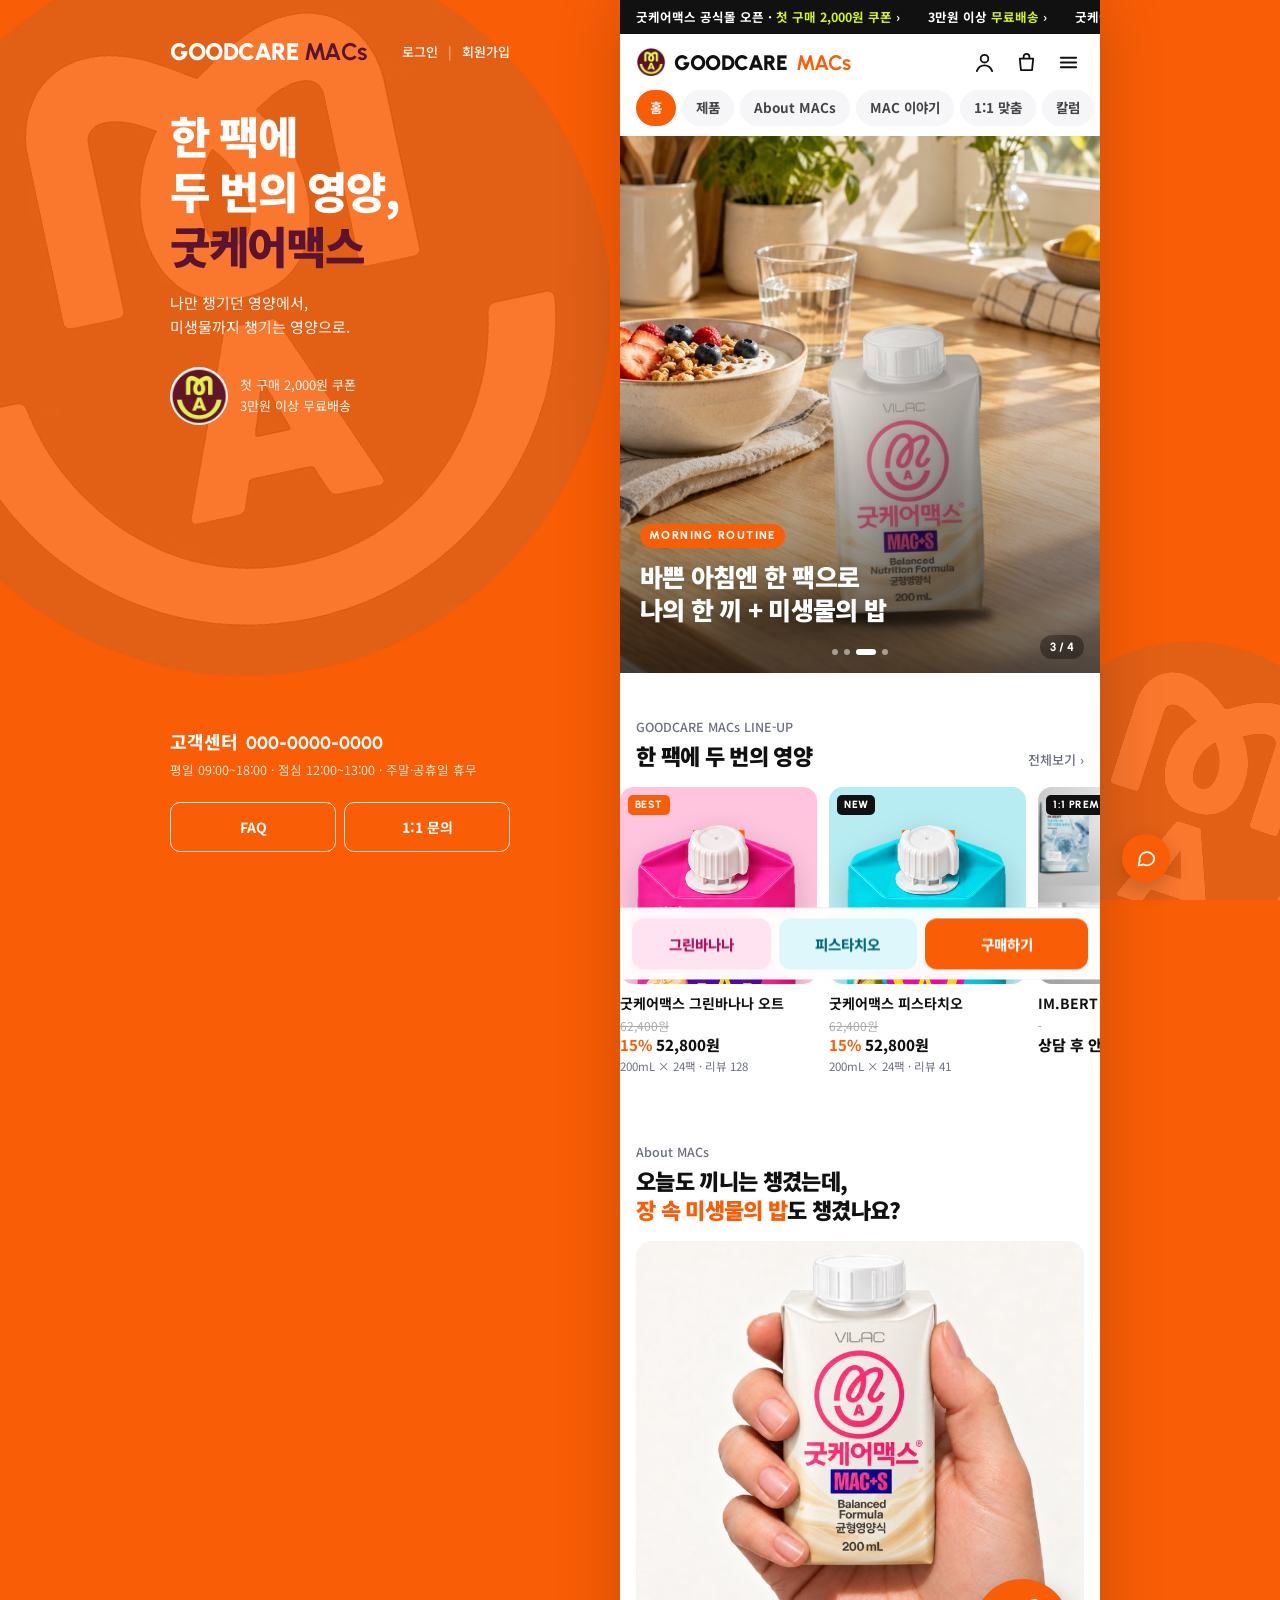
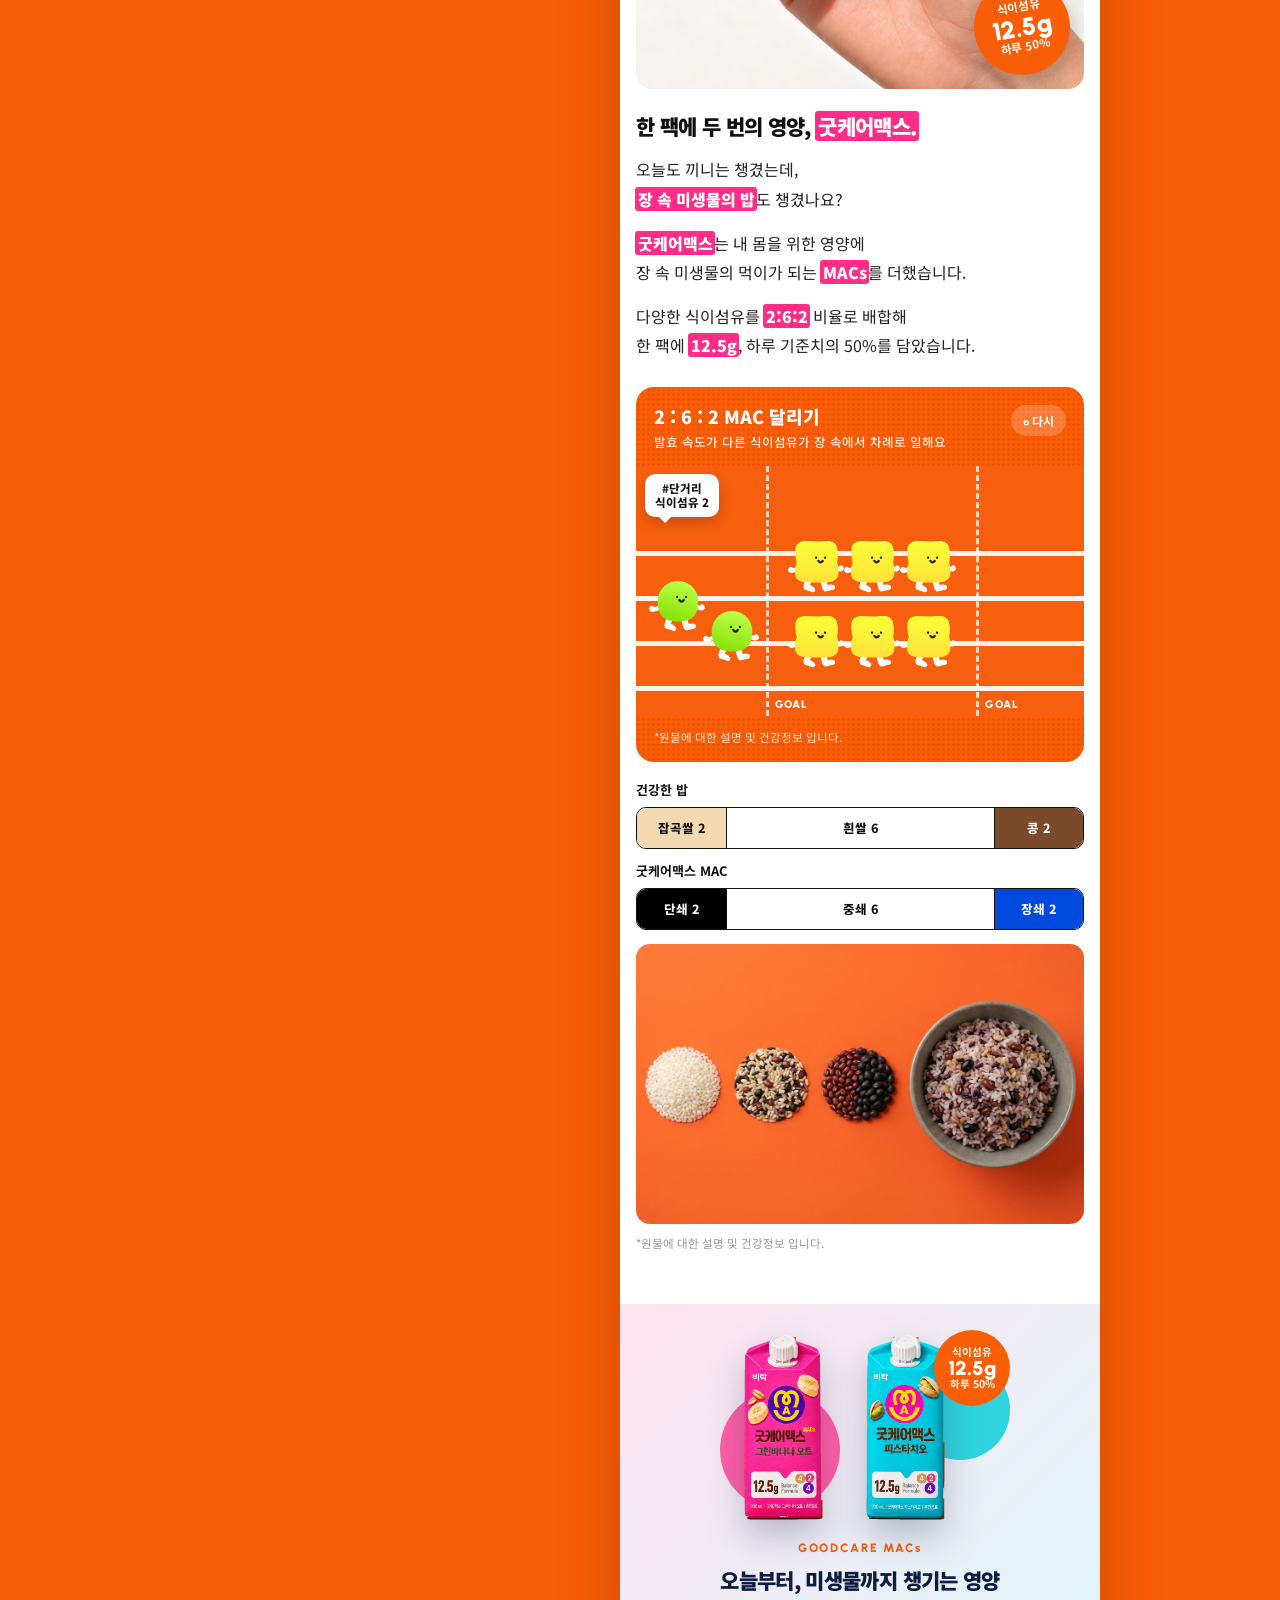
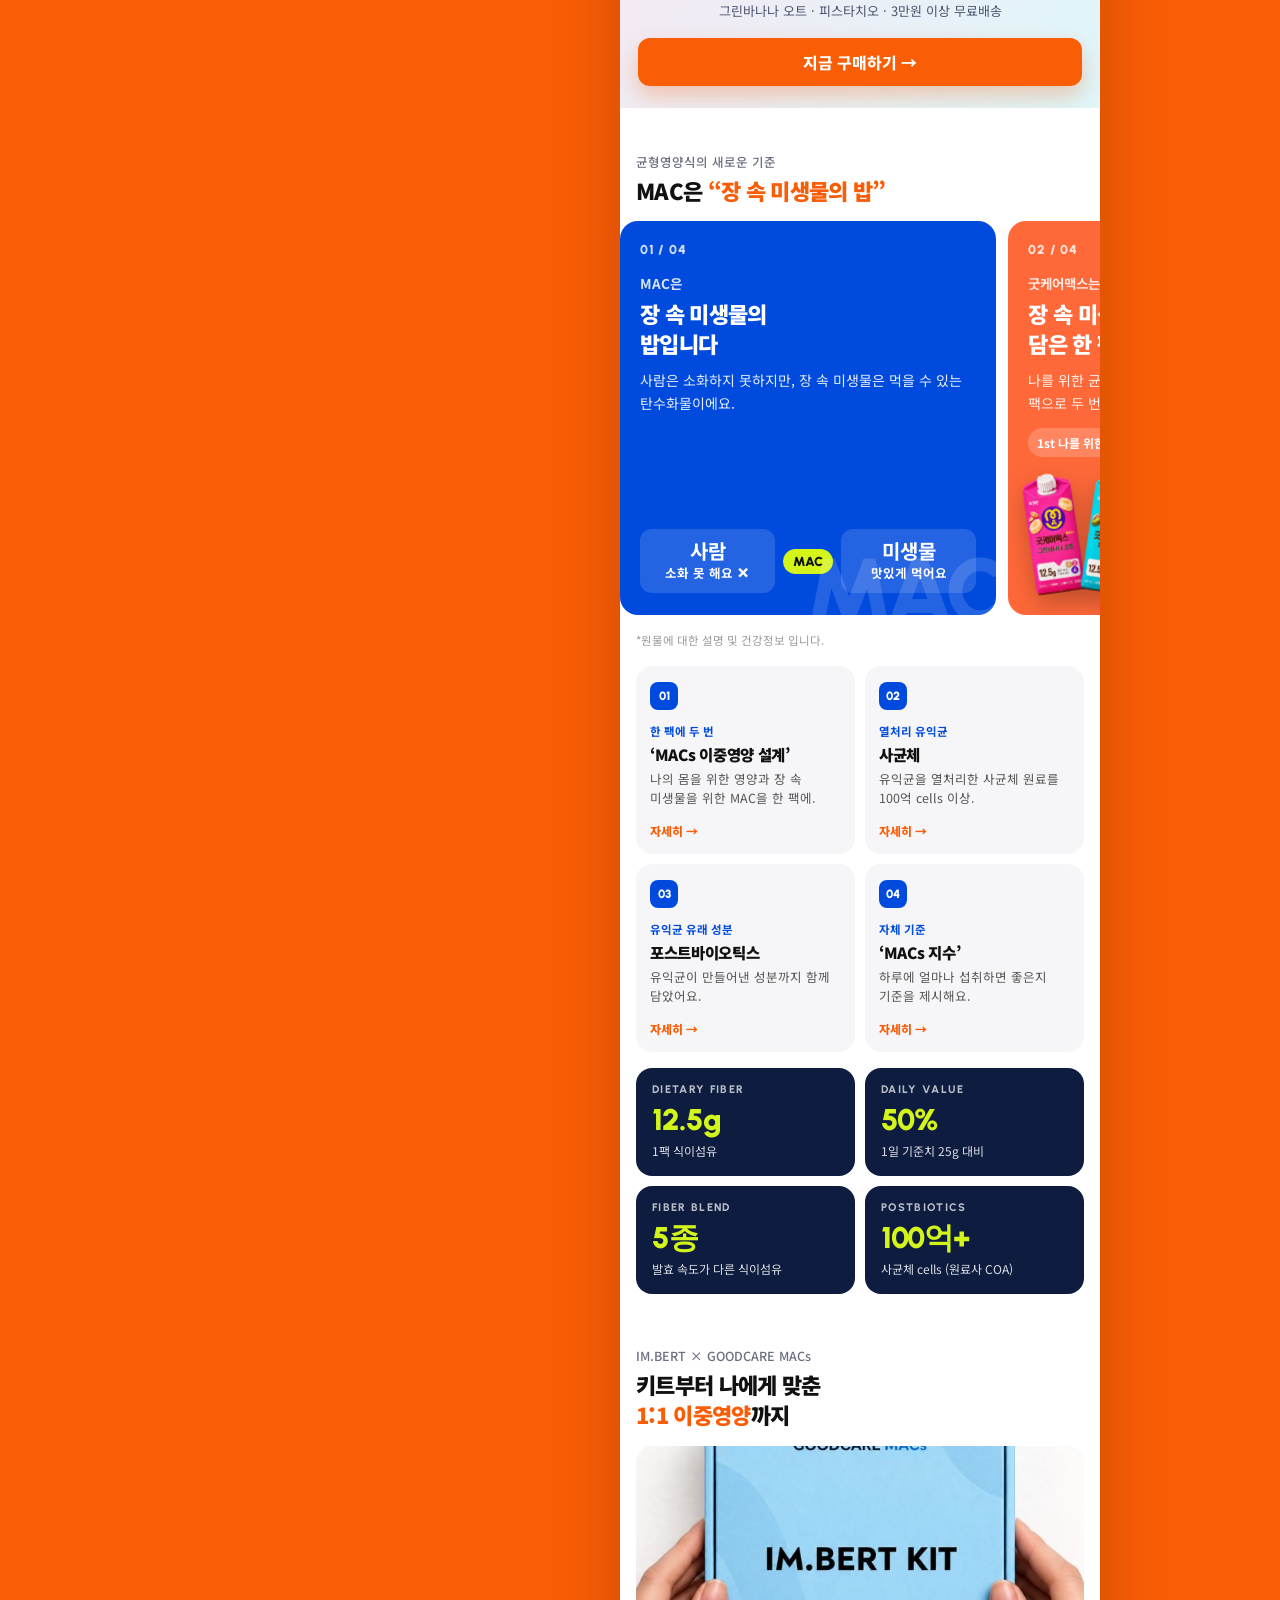
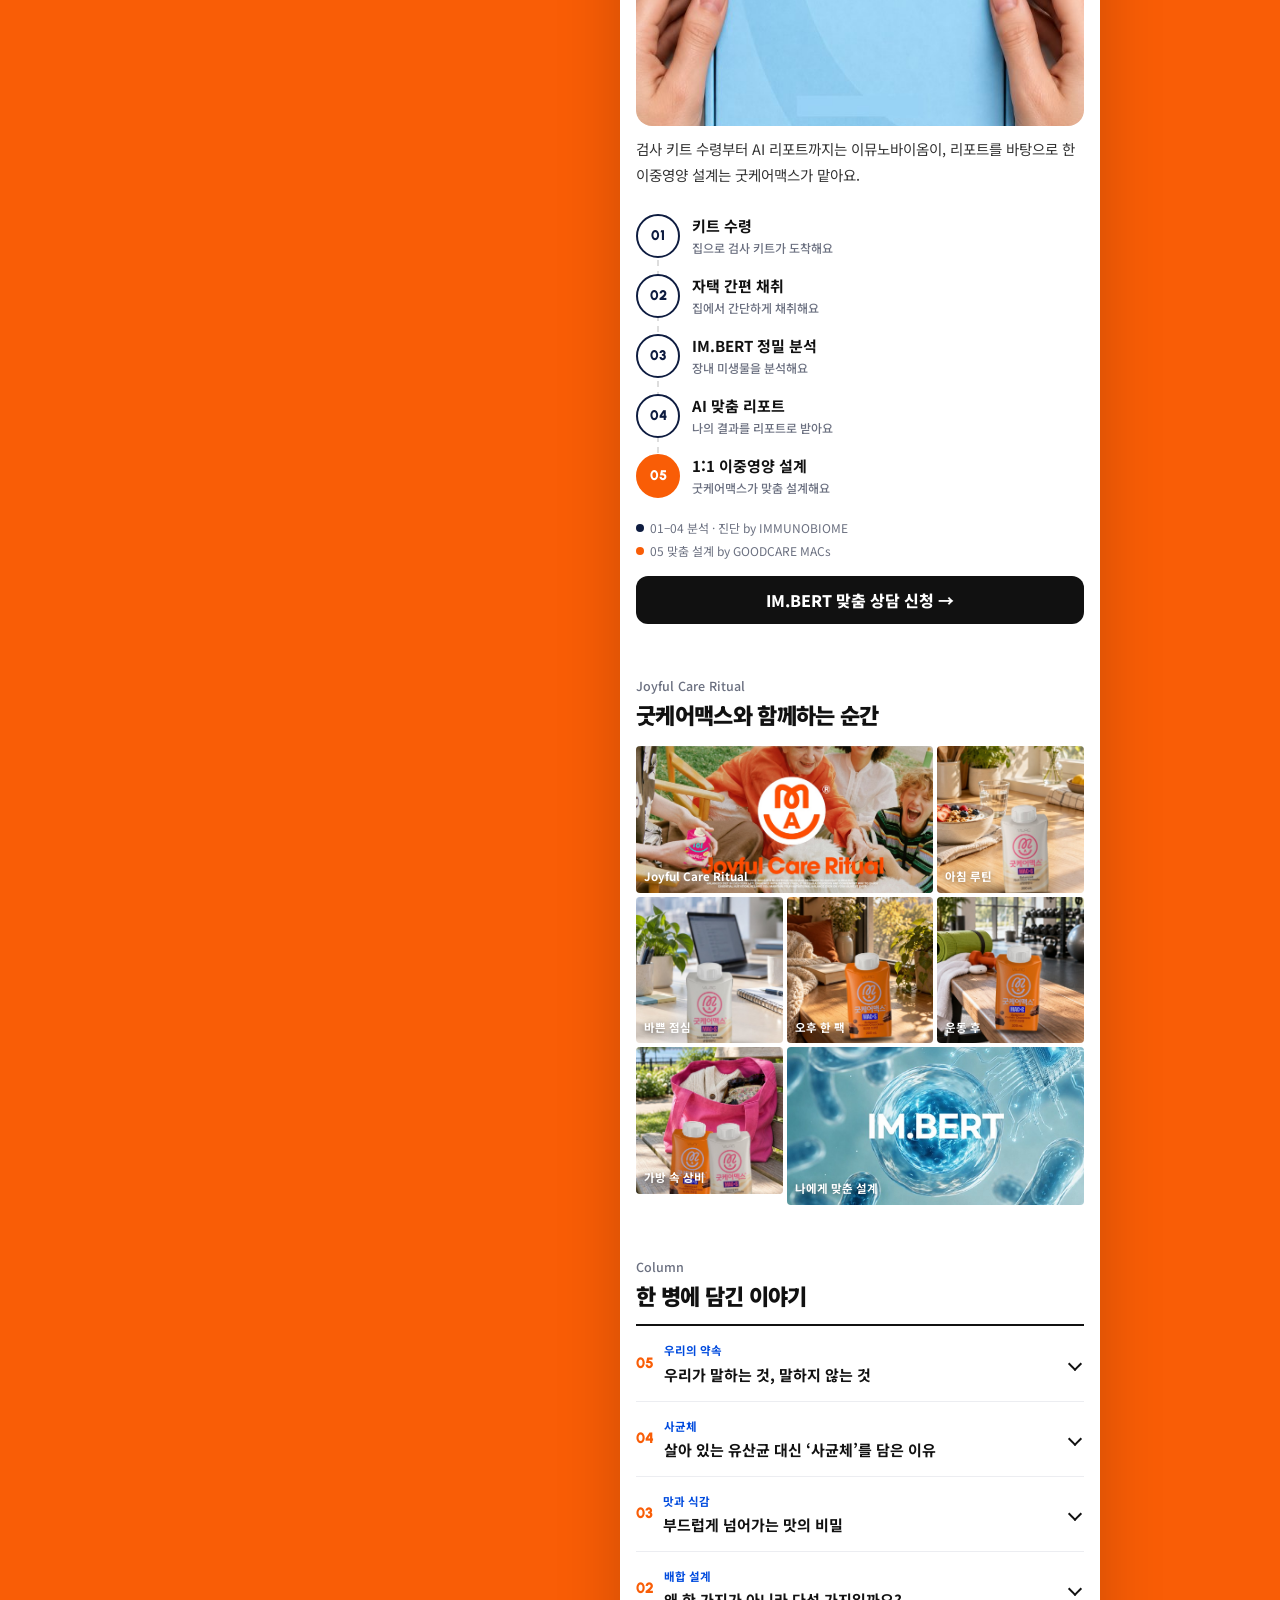
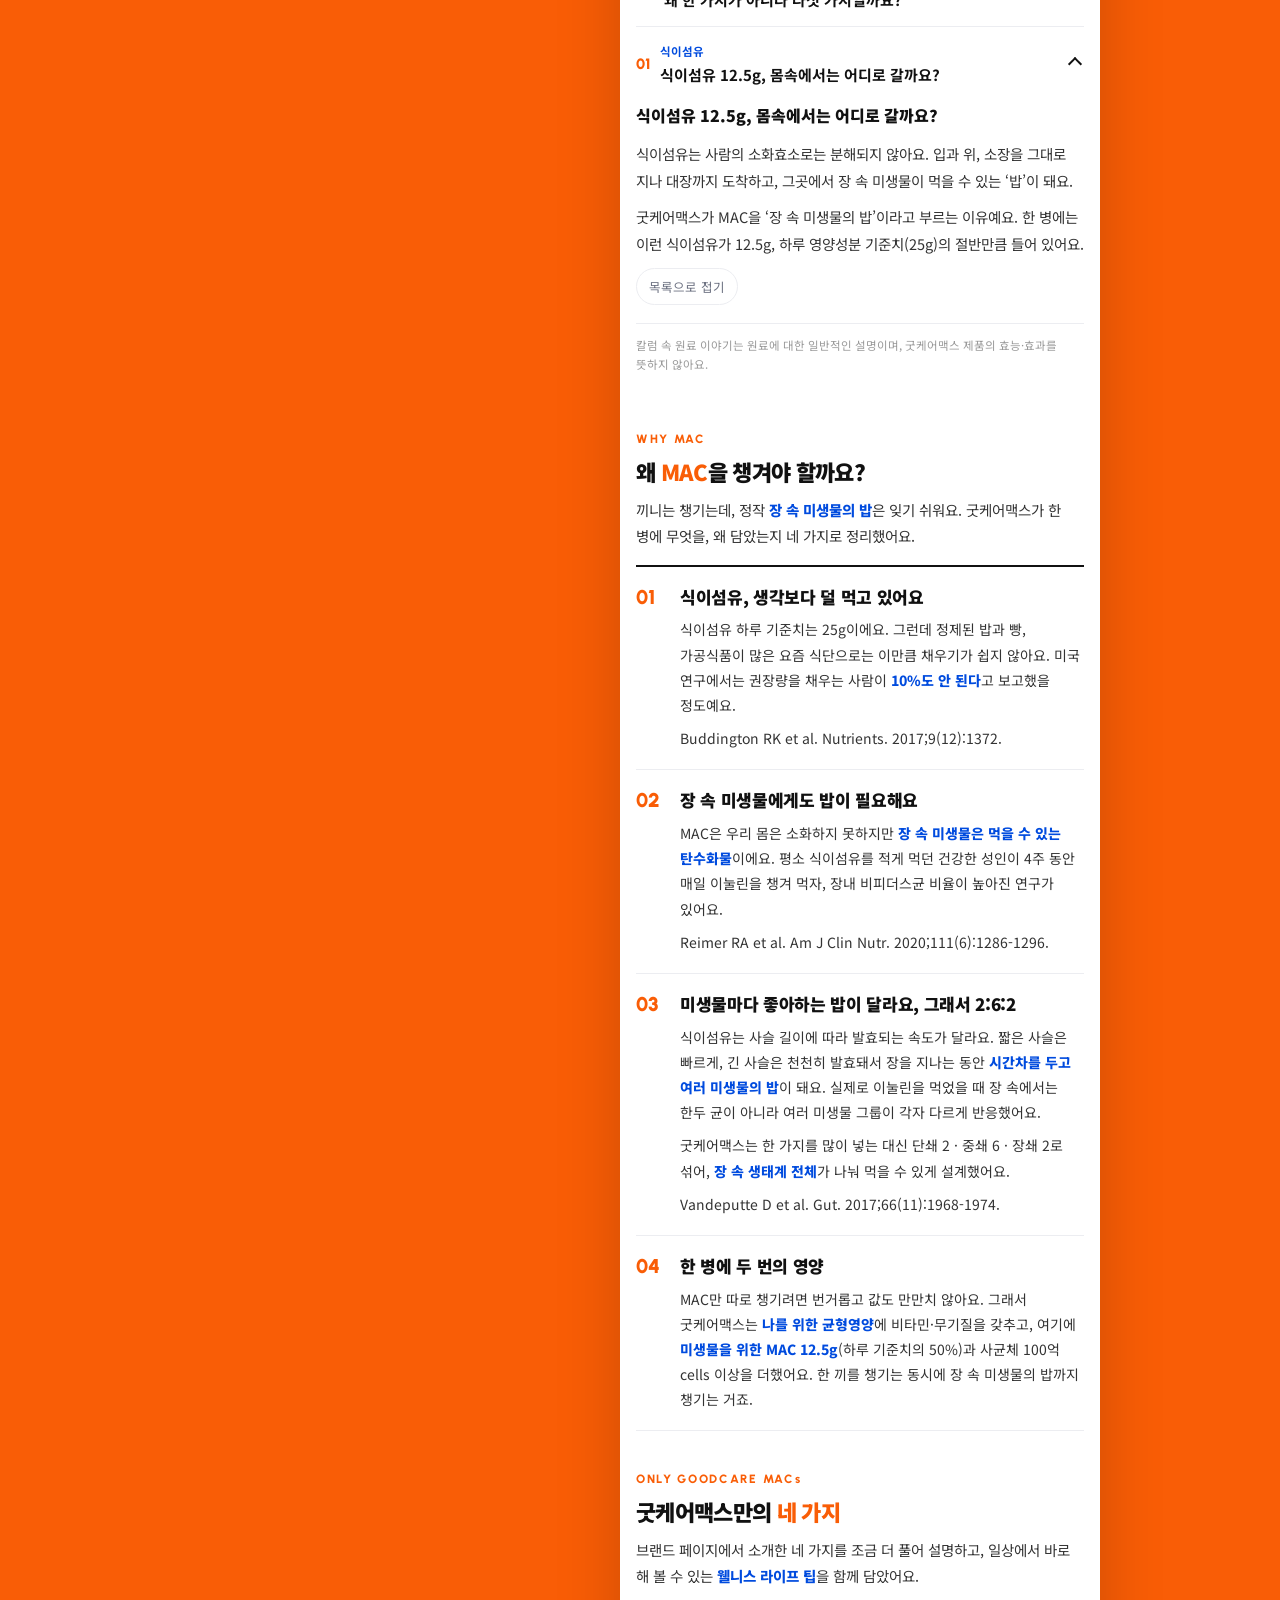
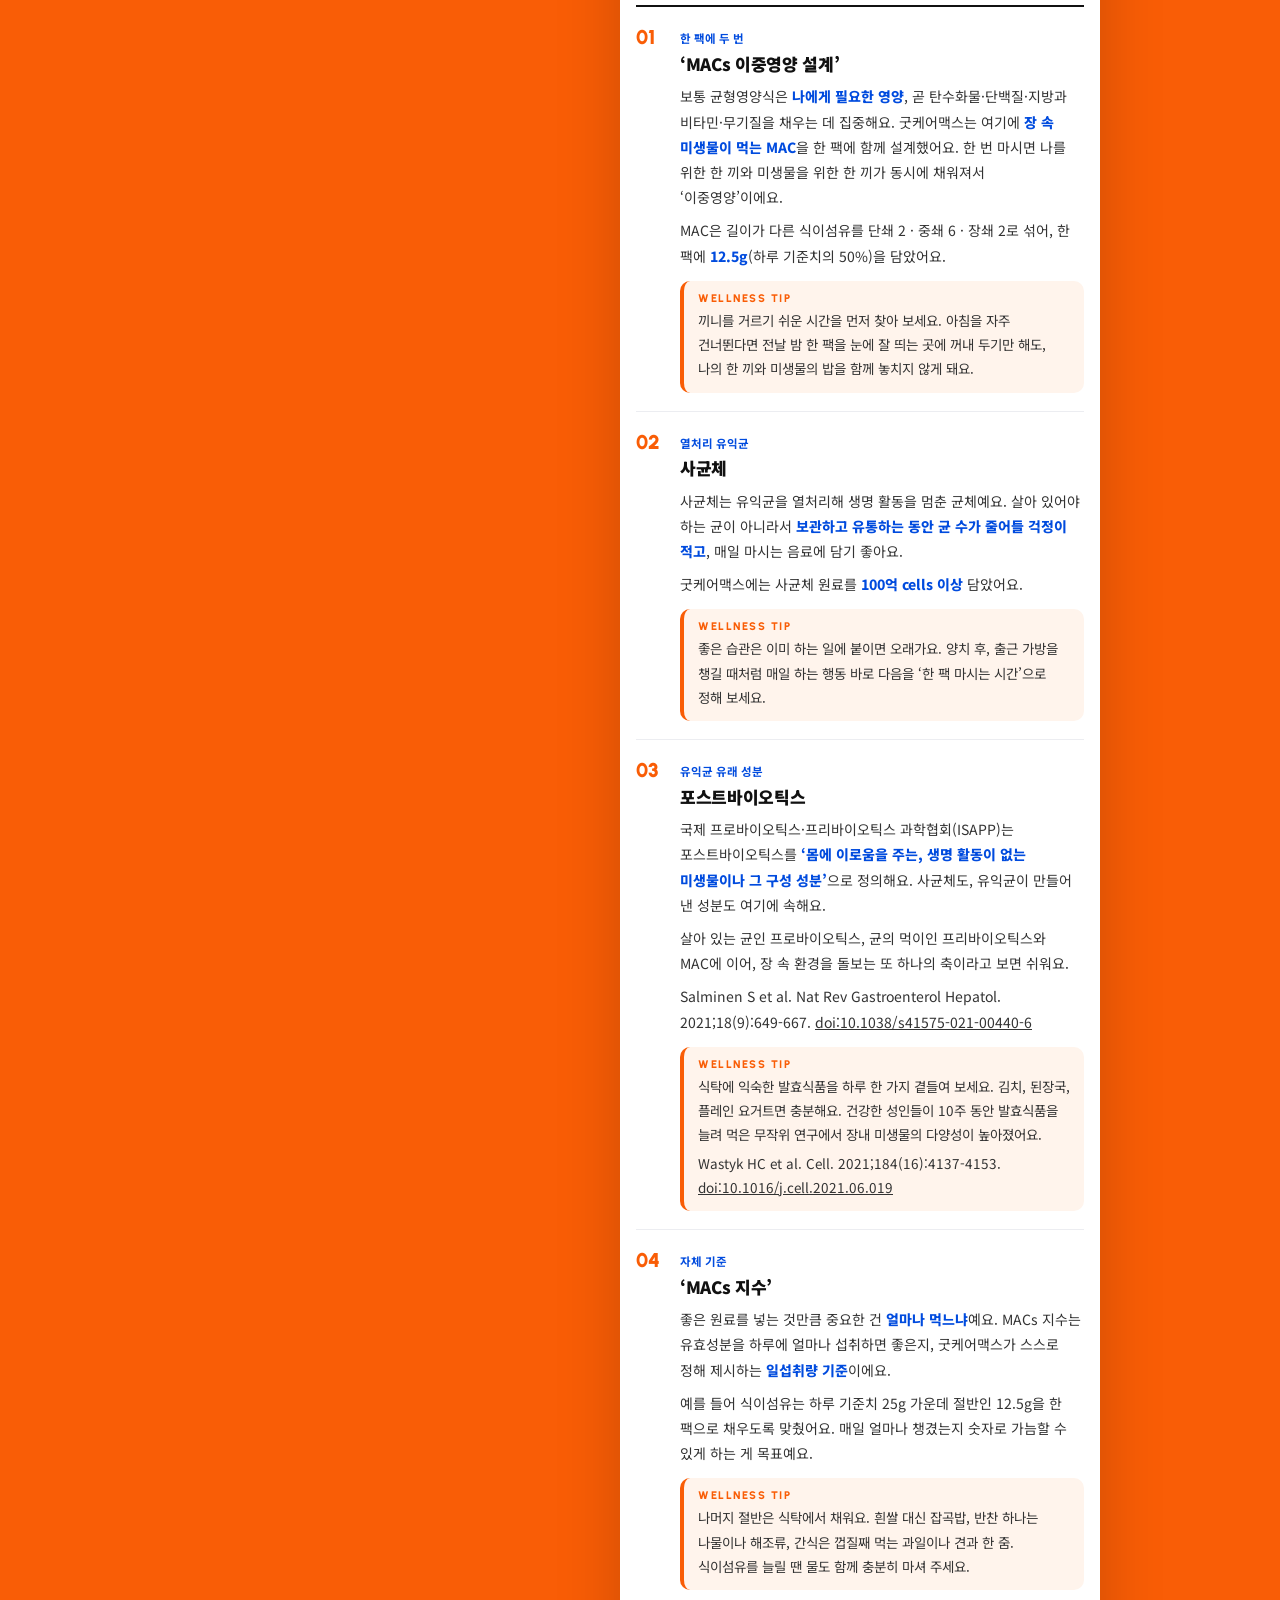
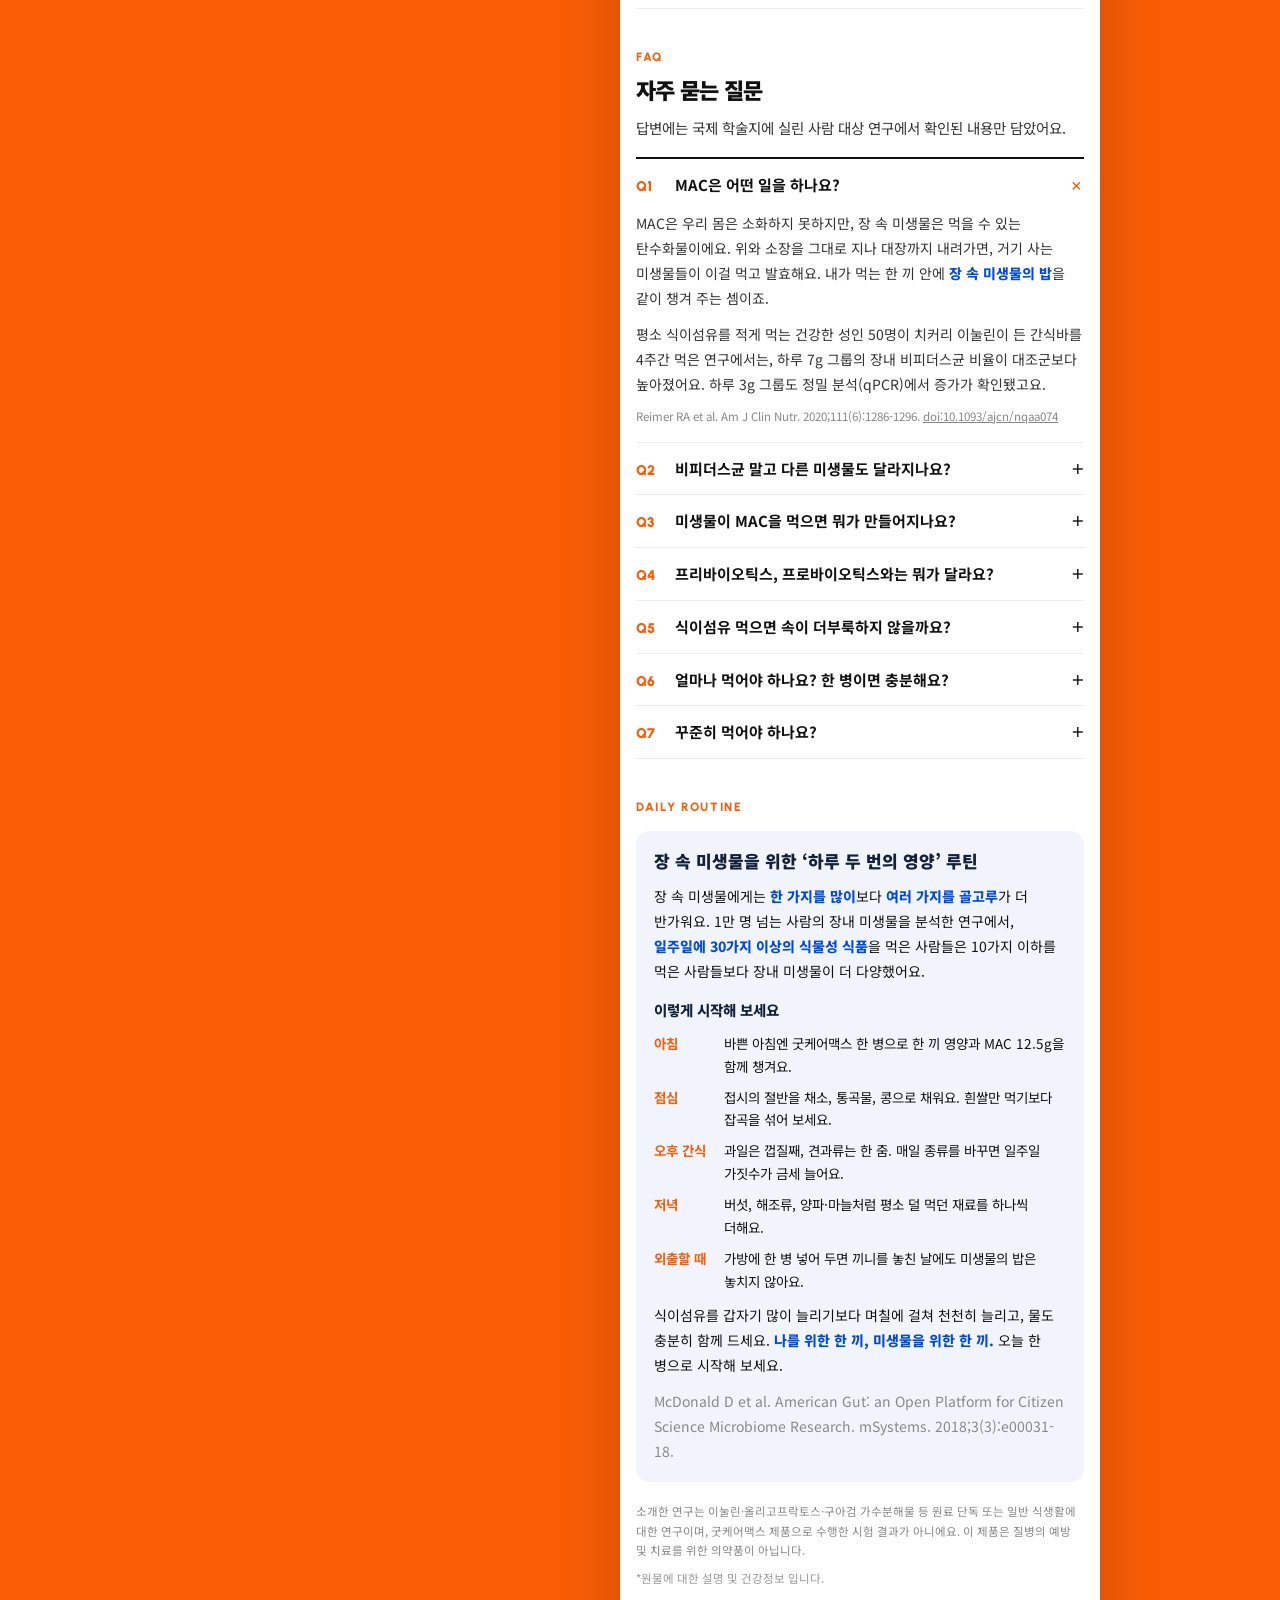
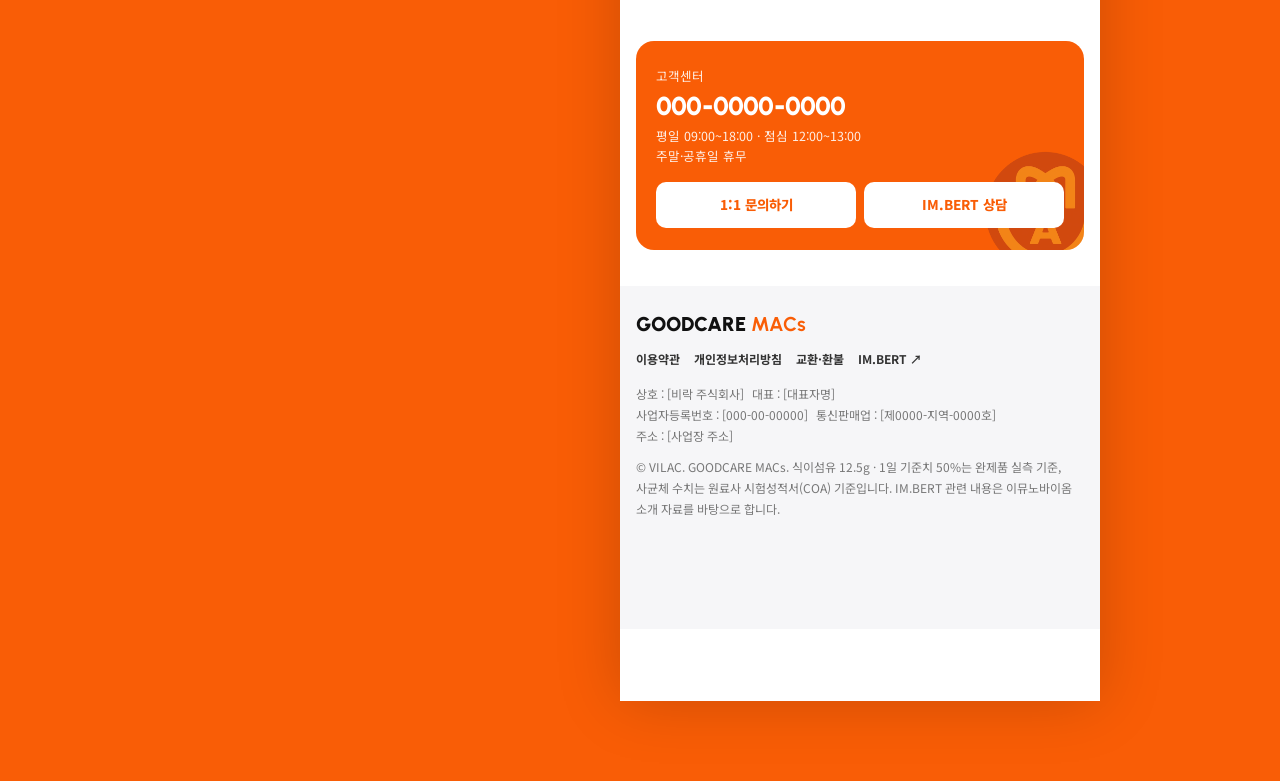
<file: v3/index.html>
<!DOCTYPE html>
<html lang="ko">
<head>
<meta charset="utf-8">
<meta name="viewport" content="width=device-width, initial-scale=1, viewport-fit=cover">
<meta name="description" content="GOODCARE MACs 굿케어맥스 — 나만 챙기던 영양에서, 미생물까지 챙기는 영양으로.">
<meta property="og:image" content="assets/gcm-duo-orange.jpg">
<meta name="theme-color" content="#F95D06">
<title>GOODCARE MACs Mobile</title>
<link rel="preconnect" href="https://fonts.googleapis.com">
<link rel="preconnect" href="https://fonts.gstatic.com" crossorigin>
<link rel="stylesheet" href="https://fonts.googleapis.com/css2?family=Urbanist:wght@500;600;700;800;900&family=Noto+Sans+KR:wght@400;500;700;900&display=swap">
<style>
:root{
  --o:#F95D06; --o2:#FF6839; --pink:#FF2D87; --cobalt:#004BDE; --navy:#0E1C40; --burg:#5A1330;
  --ink:#111; --sub:#6B7080; --line:#ECEDF1; --soft:#F6F6F8; --lime:#D4F51A;
  --display:"Urbanist","Helvetica Neue",Arial,sans-serif;
  --kr:"Noto Sans KR","Apple SD Gothic Neo","Malgun Gothic",sans-serif;
  --colw:480px;
  color-scheme:light;
}
*{box-sizing:border-box}
html,body{margin:0}
html{scroll-behavior:smooth;-webkit-text-size-adjust:100%}
body{background:var(--o);color:var(--ink);font-family:var(--kr);font-size:15px;line-height:1.6;-webkit-font-smoothing:antialiased;word-break:keep-all;overflow-x:hidden}
a{color:inherit;text-decoration:none}
img{display:block;max-width:100%}
button{font:inherit;color:inherit;background:none;border:0;padding:0;cursor:pointer}
h1,h2,h3,h4,p{margin:0}
:focus-visible{outline:3px solid var(--cobalt);outline-offset:2px}

/* ===== desktop backdrop (lalasweet-style) ===== */
.bg{position:fixed;inset:0;z-index:0;overflow:hidden;pointer-events:none}
.bg img{position:absolute;opacity:.16;filter:saturate(0) brightness(3)}
.bg .b1{width:62vw;max-width:980px;left:-12vw;top:-10vh;transform:rotate(-12deg)}
.bg .b2{width:30vw;max-width:520px;right:-8vw;bottom:-12vh;transform:rotate(18deg)}
.side{position:fixed;z-index:1;top:0;bottom:0;display:none;flex-direction:column;justify-content:space-between;color:#fff;padding-block:40px 48px;
  width:340px;left:max(24px,calc(50% - 20px - 110px - 340px))}
.side .s-top{display:flex;justify-content:space-between;align-items:center}
.side .s-logo{white-space:nowrap;font:900 24px/1 var(--display);letter-spacing:-.02em}.side .s-logo b{color:var(--burg)}
.side .s-acc{font-size:13px;font-weight:500;display:flex;gap:10px}.side .s-acc span{opacity:.5}
.side h1{margin-top:44px;font:900 44px/1.25 var(--kr);letter-spacing:-.03em}
.side h1 em{font-style:normal;color:var(--burg)}
.side .s-sub{margin-top:18px;font-size:15px;opacity:.95}
.side .s-cs b{font:800 18px/1.3 var(--kr)}.side .s-cs b span{font-family:var(--display);margin-left:8px}
.side .s-cs p{font-size:12.5px;opacity:.85;margin-top:4px}
.side .s-btns{margin-top:22px;display:grid;grid-template-columns:1fr 1fr;gap:8px}
.side .s-btns a{border:1.5px solid rgba(255,255,255,.85);border-radius:10px;padding:13px;text-align:center;font-weight:700;font-size:14px;transition:background .2s,color .2s}
.side .s-btns a:hover{background:#fff;color:var(--o)}
.side .s-qr{display:flex;gap:12px;align-items:center;margin-top:28px;font-size:13px;opacity:.95}
.side .s-qr img{width:58px;height:58px;border-radius:50%;background:#fff}

/* ===== app column ===== */
.app{position:relative;z-index:2;width:100%;max-width:var(--colw);margin:0 auto;background:#fff;min-height:100vh;min-height:100dvh;box-shadow:0 0 60px rgba(0,0,0,.18)}
@media (min-width:1024px){
  .side{display:flex}
  .app{margin-left:calc(50% - 20px)}
}
@media (min-width:1024px) and (max-width:1180px){.side{width:300px;left:24px}.side h1{font-size:38px}}

/* promo bar */
.promo{display:block;background:#111;color:#fff;font-size:12.5px;font-weight:700;overflow:hidden;white-space:nowrap;height:34px;line-height:34px}
.promo .t{display:inline-flex;gap:28px;padding-left:16px;animation:promo 18s linear infinite}
.promo em{font-style:normal;color:var(--lime)}
@keyframes promo{to{transform:translateX(-50%)}}

/* header */
.hd{position:sticky;top:0;z-index:30;background:rgba(255,255,255,.96);-webkit-backdrop-filter:blur(10px);backdrop-filter:blur(10px)}
.hd-row{height:56px;display:flex;align-items:center;justify-content:space-between;padding:0 12px 0 16px}
.logo{display:flex;align-items:center;gap:8px;font:900 21px/1 var(--display);letter-spacing:-.02em}
.logo img{width:30px;height:30px}
.logo b{color:var(--o)}
.hd-ic{display:flex;gap:2px}
.hd-ic a,.hd-ic button{width:40px;height:40px;display:grid;place-items:center;border-radius:50%;position:relative}
.hd-ic svg{width:23px;height:23px}
.hd-ic .cnt{position:absolute;top:5px;right:4px;min-width:16px;height:16px;padding:0 4px;border-radius:8px;background:var(--o);color:#fff;font:800 10px/16px var(--display);text-align:center}
.tabs{display:flex;gap:6px;overflow-x:auto;padding:0 16px 10px;scrollbar-width:none}
.tabs::-webkit-scrollbar{display:none}
.tabs a{flex:none;padding:7px 14px;border-radius:999px;background:var(--soft);font-size:13.5px;font-weight:700;color:#444;transition:background .2s,color .2s}
.tabs a.on{background:var(--o);color:#fff}

/* hero slider */
.hero{position:relative;background:#111}
.slides{display:flex;overflow-x:auto;scroll-snap-type:x mandatory;scrollbar-width:none;-webkit-overflow-scrolling:touch}
.slides::-webkit-scrollbar{display:none}
.slide{position:relative;flex:0 0 100%;scroll-snap-align:start;aspect-ratio:1/1.12;overflow:hidden}
.slide img{width:100%;height:100%;object-fit:cover;transform:scale(1.06);transition:transform 6s ease}
.slide.on img{transform:scale(1)}
.slide::after{content:"";position:absolute;inset:auto 0 0;height:55%;background:linear-gradient(transparent,rgba(0,0,0,.62))}
.slide .cap{position:absolute;left:20px;right:20px;bottom:46px;z-index:1;color:#fff}
.slide .cap small{display:inline-block;font:800 11.5px/1 var(--display);letter-spacing:.12em;background:var(--o);padding:6px 9px;border-radius:999px}
.slide .cap h2{margin-top:12px;font:900 25px/1.35 var(--kr);letter-spacing:-.03em;text-shadow:0 2px 14px rgba(0,0,0,.25)}
.slide .badge{position:absolute;z-index:1;right:16px;top:16px;width:84px;height:84px;border-radius:50%;background:var(--burg);color:#fff;display:grid;place-content:center;text-align:center;font:900 13px/1.15 var(--kr);transform:rotate(10deg);box-shadow:0 8px 20px rgba(0,0,0,.25)}
.slide .badge b{display:block;font:900 22px/1 var(--display);color:var(--lime)}
.dots{position:absolute;left:0;right:0;bottom:18px;z-index:2;display:flex;justify-content:center;gap:6px}
.dots button{width:6px;height:6px;border-radius:3px;background:rgba(255,255,255,.5);transition:width .3s,background .3s}
.dots button.on{width:20px;background:#fff}
.hero .num{position:absolute;right:16px;bottom:14px;z-index:2;color:#fff;background:rgba(0,0,0,.35);border-radius:999px;padding:3px 10px;font:700 12px/1.5 var(--display)}

/* sections */
.sec{padding:44px 16px 8px}
.eb{font-size:12.5px;color:var(--sub);font-weight:500}
.ttl{margin-top:4px;font:900 22px/1.35 var(--kr);letter-spacing:-.03em}
.ttl em{font-style:normal;color:var(--o)}
.more{font-size:13px;color:var(--sub);font-weight:500;white-space:nowrap}
.sh{display:flex;justify-content:space-between;align-items:flex-end;gap:12px}

/* product rail */
.rail{display:flex;gap:12px;overflow-x:auto;margin:16px -16px 0;padding:0 16px 6px;scroll-snap-type:x mandatory;scrollbar-width:none}
.rail::-webkit-scrollbar{display:none}
.pc{flex:0 0 44%;scroll-snap-align:start}
.pc .ph{position:relative;aspect-ratio:1;border-radius:14px;overflow:hidden;display:grid;place-items:center}
.pc .ph img{height:84%;width:auto;filter:drop-shadow(0 10px 14px rgba(0,0,0,.18));transition:transform .4s}
.pc .ph img.cover{width:100%;height:100%;object-fit:cover;filter:none}
.pc:hover .ph img{transform:scale(1.05) rotate(-2deg)}
.pc .tag{position:absolute;left:8px;top:8px;background:#111;color:#fff;font:800 10.5px/1 var(--display);padding:5px 7px;border-radius:5px;letter-spacing:.04em}
.pc .tag.o{background:var(--o)}
.pc .cart{position:absolute;right:8px;bottom:8px;width:34px;height:34px;border-radius:50%;background:#fff;display:grid;place-items:center;box-shadow:0 4px 10px rgba(0,0,0,.12)}
.pc .cart svg{width:17px;height:17px}
.pc h3{margin-top:10px;font-size:14px;font-weight:700;line-height:1.4;overflow:hidden;text-overflow:ellipsis;white-space:nowrap}
.pc .lp{font-size:12px;color:#aaa;text-decoration:line-through;margin-top:2px}
.pc .pr{font:800 15px/1.3 var(--kr)}.pc .pr b{color:var(--o);margin-right:4px}
.pc .rv{font-size:11.5px;color:var(--sub);margin-top:3px}

/* about block */
.about{padding:52px 16px 8px}
.feat{position:relative;margin-top:16px;border-radius:16px;overflow:hidden}
.feat img{width:100%;aspect-ratio:1/1;object-fit:cover}
.stk{position:absolute;right:14px;bottom:14px;width:96px;height:96px;border-radius:50%;background:var(--o);color:#fff;display:grid;place-content:center;text-align:center;font:700 11.5px/1.2 var(--kr);transform:rotate(-10deg);box-shadow:0 10px 24px rgba(0,0,0,.25);animation:spin 12s linear infinite}
.stk b{display:block;font:900 25px/1.05 var(--display)}
@keyframes spin{to{transform:rotate(350deg)}}
.copy{margin-top:22px;display:grid;gap:14px;font-size:16px;line-height:1.85;color:#222}
.copy .lead{font:900 21px/1.45 var(--kr);letter-spacing:-.03em;color:var(--ink)}
.copy em{font-style:normal;font-weight:900;color:#fff;padding:0 .14em;margin:0 -.04em;border-radius:3px;
  background:linear-gradient(var(--pink),var(--pink)) no-repeat 0 0/0% 100%;transition:background-size .9s cubic-bezier(.6,.1,.2,1),color .3s;color:var(--ink)}
.copy.hl em{background-size:100% 100%;color:#fff}
.copy.hl p:nth-child(2) em{transition-delay:.25s,.25s}.copy.hl p:nth-child(3) em{transition-delay:.5s,.5s}.copy.hl p:nth-child(4) em{transition-delay:.75s,.75s}

/* race */
.race{margin-top:26px;border-radius:18px;background:#F95D06;color:#fff;overflow:hidden;position:relative;padding:18px 0 0}
.race::before{content:"";position:absolute;inset:0;opacity:.18;background-image:radial-gradient(#C61D00 1px,transparent 1.3px);background-size:5px 5px;pointer-events:none}
.race .rh{position:relative;padding:0 18px;display:flex;justify-content:space-between;align-items:flex-start;gap:10px}
.race .rh b{font:900 18px/1.3 var(--kr)}.race .rh small{display:block;font-size:12.5px;opacity:.9;font-weight:500;margin-top:2px}
.race .replay{flex:none;background:rgba(255,255,255,.2);border-radius:999px;padding:6px 12px;font-size:12px;font-weight:700}
.track{position:relative;margin-top:14px;height:250px;background:#F75F0E}
.track .lane{position:absolute;left:0;right:0;height:5px;background:#fff;opacity:.92}
.track .goal{position:absolute;top:0;bottom:0;width:0;border-left:3px dashed rgba(255,255,255,.75)}
.track .goal span{position:absolute;bottom:6px;left:6px;font:900 11px/1 var(--display);letter-spacing:.1em}
.rn{position:absolute;width:12.5%;transition:left 0s}
.rn img{width:100%;height:auto;transform-origin:50% 90%}
.race.go .rn{animation:none}
.race.go .rn img{animation:stride .32s ease-in-out infinite alternate}
.race.done .rn img{animation:idle 1.6s ease-in-out infinite}
@keyframes stride{from{transform:translateY(0) rotate(-6deg)}to{transform:translateY(-8px) rotate(4deg)}}
@keyframes idle{0%,100%{transform:translateY(0)}50%{transform:translateY(-3px)}}
.bub{position:absolute;z-index:3;background:#fff;color:#111;font:800 11.5px/1.3 var(--kr);padding:7px 10px;border-radius:10px;text-align:center;opacity:0;transform:translateY(8px) scale(.8);transition:opacity .35s,transform .35s cubic-bezier(.3,1.6,.5,1);box-shadow:0 6px 14px rgba(0,0,0,.18)}
.bub::after{content:"";position:absolute;left:14px;bottom:-6px;border:6px solid transparent;border-bottom:0;border-top-color:#fff}
.bub.on{opacity:1;transform:none}
.race .note{position:relative;padding:12px 18px 16px;font-size:11.5px;opacity:.85}

/* ratio */
.ratio{margin-top:18px;display:grid;gap:12px}
.rrow span{display:block;font-size:13px;font-weight:700;margin-bottom:6px}
.rbar{display:grid;grid-template-columns:2fr 6fr 2fr;border-radius:10px;overflow:hidden;border:1.5px solid #111;font-size:12.5px;font-weight:800;text-align:center}
.rbar i{font-style:normal;padding:10px 2px;transform-origin:left;transform:scaleX(0);transition:transform .7s cubic-bezier(.2,.8,.2,1)}
.rbar i+i{border-left:1.5px solid #111}
.ratio.in .rbar i{transform:none}.ratio.in .rbar i:nth-child(2){transition-delay:.15s}.ratio.in .rbar i:nth-child(3){transition-delay:.3s}
.ratio.in .rbar.m i{transition-delay:.45s}.ratio.in .rbar.m i:nth-child(2){transition-delay:.6s}.ratio.in .rbar.m i:nth-child(3){transition-delay:.75s}
.rice{margin-top:14px;border-radius:14px;overflow:hidden}.rice img{width:100%;aspect-ratio:16/10;object-fit:cover}
.src{margin-top:10px;font-size:11.5px;color:#999}

/* buy banner */
.buy{position:relative;margin:44px 0 0;background:linear-gradient(135deg,#FFE3F0,#DDF7FA);padding:26px 18px 22px;overflow:hidden}
.buy .art{position:relative;height:190px}
.buy .art img{position:absolute;bottom:0;height:186px;width:auto;filter:drop-shadow(0 16px 18px rgba(14,28,64,.25));transform-origin:50% 90%}
.buy .p1{left:calc(50% - 116px);--r:-12deg;animation:bob 3s ease-in-out infinite}
.buy .p2{left:calc(50% + 6px);--r:11deg;animation:bob 3s ease-in-out -1.5s infinite}
.buy .bl{position:absolute;border-radius:50%}
.buy .bl1{width:120px;height:120px;left:calc(50% - 140px);bottom:10px;background:#FF5FA8;animation:pulse 4s ease-in-out infinite}
.buy .bl2{width:100px;height:100px;left:calc(50% + 50px);bottom:60px;background:#2FD3E0;animation:pulse 4s ease-in-out -2s infinite}
.buy .stk2{position:absolute;right:calc(50% - 150px);top:0;width:76px;height:76px;border-radius:50%;background:var(--o);color:#fff;display:grid;place-content:center;text-align:center;font:700 10.5px/1.15 var(--kr);animation:spin 10s linear infinite}
.buy .stk2 b{display:block;font:900 20px/1 var(--display)}
@keyframes bob{0%,100%{transform:translateY(0) rotate(var(--r))}50%{transform:translateY(-14px) rotate(calc(var(--r) * .5))}}
@keyframes pulse{0%,100%{transform:scale(1)}50%{transform:scale(1.1)}}
.buy .bt{text-align:center;margin-top:14px}
.buy .bt small{font:800 12px/1 var(--display);letter-spacing:.14em;color:var(--o)}
.buy .bt h3{margin-top:8px;font:900 21px/1.35 var(--kr);letter-spacing:-.03em;color:var(--navy)}
.buy .bt p{margin-top:6px;font-size:13px;color:#4A5470}
.btn{display:flex;align-items:center;justify-content:center;gap:.4em;width:100%;margin-top:16px;padding:16px;border-radius:12px;background:var(--o);color:#fff;font:800 16px/1 var(--kr);box-shadow:0 10px 22px rgba(249,93,6,.3);transition:transform .2s}
.btn:active{transform:scale(.98)}
.btn.dark{background:#111;box-shadow:none}
.btn.line{background:#fff;color:#111;border:1.5px solid #111;box-shadow:none}

/* MAC story cards */
.story{display:flex;gap:12px;overflow-x:auto;margin:16px -16px 0;padding:0 16px 6px;scroll-snap-type:x mandatory;scrollbar-width:none}
.story::-webkit-scrollbar{display:none}
.st{flex:0 0 84%;scroll-snap-align:start;border-radius:18px;padding:22px 20px;min-height:300px;display:flex;flex-direction:column;position:relative;overflow:hidden}
.st .n{font:900 13px/1 var(--display);letter-spacing:.06em;opacity:.8}
.st .k{margin-top:16px;font-size:13.5px;font-weight:700;opacity:.85}
.st h3{margin-top:4px;font:900 22px/1.35 var(--kr);letter-spacing:-.03em}
.st p{margin-top:10px;font-size:14px;line-height:1.7;opacity:.9}
.st .g{position:absolute;right:-10px;bottom:-22px;font:900 92px/1 var(--display);letter-spacing:-.04em;opacity:.14}
.st .vis{margin-top:auto;padding-top:16px;display:flex;gap:8px;align-items:flex-end}
.st.s1{background:var(--cobalt);color:#fff}.st.s2{background:var(--o2);color:#fff}.st.s3{background:#FFF1D6;color:#3A2A12}.st.s4{background:var(--navy);color:#fff}
.duel{display:grid;grid-template-columns:1fr auto 1fr;gap:8px;align-items:center;width:100%}
.duel div{background:rgba(255,255,255,.14);border-radius:12px;padding:10px;text-align:center;font-size:12.5px;font-weight:700}
.duel div b{display:block;font-size:20px;line-height:1.2}
.duel .cap{background:var(--lime);color:#111;border-radius:999px;padding:6px 10px;font:900 13px/1 var(--display)}
.st .packs img{height:120px;width:auto;filter:drop-shadow(0 10px 12px rgba(0,0,0,.25))}
.st .packs img:first-child{transform:rotate(-8deg)}.st .packs img:last-child{transform:rotate(8deg)}
.chips{display:flex;flex-wrap:wrap;gap:6px;margin-top:12px}
.chips span{font-size:12px;font-weight:700;background:rgba(255,255,255,.2);padding:5px 9px;border-radius:999px}

/* only 4 */
.only4{margin-top:16px;display:grid;grid-template-columns:1fr 1fr;gap:10px}
.only4 a{position:relative;border-radius:16px;background:var(--soft);padding:16px 14px 46px;display:grid;gap:4px;align-content:start;transition:transform .2s,background .2s}
.only4 a:hover{background:#FFF0E6}
.only4 .ub{font:900 12px/1 var(--display);color:#fff;background:var(--cobalt);width:28px;height:28px;border-radius:8px;display:grid;place-items:center}
.only4 .uk{margin-top:8px;font-size:11.5px;color:var(--cobalt);font-weight:700}
.only4 h4{font:900 15.5px/1.35 var(--kr);letter-spacing:-.02em}
.only4 p{font-size:12.5px;color:#555;line-height:1.55}
.only4 .go{position:absolute;left:14px;bottom:14px;font-size:12px;font-weight:800;color:var(--o)}

/* stats */
.stats{margin-top:16px;display:grid;grid-template-columns:1fr 1fr;gap:10px}
.stat{border-radius:16px;background:var(--navy);color:#fff;padding:16px}
.stat h5{margin:0;font:800 11px/1 var(--display);letter-spacing:.12em;opacity:.7;text-transform:uppercase}
.stat .v{display:block;margin-top:10px;font:900 30px/1 var(--display);letter-spacing:-.03em;color:var(--lime)}
.stat small{display:block;margin-top:6px;font-size:12px;opacity:.85}

/* process */
.kit{margin-top:16px;border-radius:16px;overflow:hidden}.kit img{width:100%;aspect-ratio:16/10;object-fit:cover}
.steps{margin-top:18px;position:relative;display:grid;gap:0}
.steps::before{content:"";position:absolute;left:21px;top:10px;bottom:10px;width:2px;background:repeating-linear-gradient(#ddd 0 6px,transparent 6px 11px)}
.stp{position:relative;display:grid;grid-template-columns:44px 1fr;gap:12px;align-items:center;padding:8px 0}
.stp b{width:44px;height:44px;border-radius:50%;display:grid;place-items:center;font:900 14px/1 var(--display);background:#fff;border:2px solid var(--navy);color:var(--navy);position:relative}
.stp.g b{background:var(--o);border-color:var(--o);color:#fff}
.stp span{font-size:15px;font-weight:700}.stp small{display:block;font-size:12px;color:var(--sub);font-weight:500}
.who{margin-top:12px;display:grid;gap:4px;font-size:12px;color:var(--sub)}
.who i{display:inline-block;width:8px;height:8px;border-radius:50%;margin-right:6px;vertical-align:1px}

/* moments */
.mom{margin-top:16px;display:grid;grid-template-columns:1fr 1fr 1fr;gap:4px}
.mom figure{margin:0;position:relative;aspect-ratio:1;overflow:hidden;border-radius:4px}
.mom figure img{width:100%;height:100%;object-fit:cover;transition:transform .5s}
.mom figure:hover img{transform:scale(1.06)}
.mom figure.w{grid-column:span 2;aspect-ratio:auto}
.mom figcaption{position:absolute;left:8px;bottom:7px;color:#fff;font-size:11.5px;font-weight:700;text-shadow:0 1px 6px rgba(0,0,0,.5)}

/* column board */
.board{margin-top:14px;border-top:2px solid #111}
.post{border-bottom:1px solid var(--line)}
.post summary{list-style:none;cursor:pointer;display:grid;grid-template-columns:auto 1fr 18px;gap:4px 10px;align-items:center;padding:15px 0}
.post summary::-webkit-details-marker{display:none}
.post .b-no{grid-row:span 2;font:900 15px/1 var(--display);color:var(--o)}
.post .b-cat{font-size:11.5px;font-weight:700;color:var(--cobalt)}
.post .b-title{grid-column:2;font-size:15px;font-weight:700;line-height:1.45}
.post .b-meta{display:none}
.post .b-arrow{grid-row:1/span 2;grid-column:3;width:10px;height:10px;border-right:2px solid #111;border-bottom:2px solid #111;transform:rotate(45deg);transition:transform .2s;justify-self:center}
.post[open] .b-arrow{transform:rotate(-135deg)}
.post-body{padding:0 0 18px;font-size:14.5px;line-height:1.85;color:#333;display:grid;gap:10px}
.post-body h3{font-size:16px;font-weight:900;color:#111}
.post-body .post-close{justify-self:start;font-size:12.5px;color:var(--sub);border:1px solid var(--line);border-radius:999px;padding:6px 12px}
.col-note{margin-top:12px;font-size:11.5px;color:#999}

/* FAQ (content copied from v2) */
.faq{padding-bottom:10px}
.faq .fq-sec{margin-top:34px}
.faq .fq-sec:first-child{margin-top:0}
.fq-eb{font:800 12px/1 var(--display);letter-spacing:.14em;color:var(--o)}
.fq-sec h2{margin-top:8px;font:900 22px/1.35 var(--kr);letter-spacing:-.03em}
.fq-sec h2 em{font-style:normal;color:var(--o)}
.fq-lead{margin-top:10px;font-size:14.5px;line-height:1.8;color:#333}
.fq-lead strong,.why strong,.fq-a strong,.rt strong{color:var(--cobalt);font-weight:800}
.why{margin:16px 0 0;padding:0;border-top:2px solid #111}
.why li{list-style:none;display:grid;grid-template-columns:2.4em minmax(0,1fr);gap:8px;padding:18px 0;border-bottom:1px solid var(--line);scroll-margin-top:120px}
.why-n{font:900 20px/1.2 var(--display);color:var(--o)}
.why h3{font:900 17px/1.45 var(--kr);letter-spacing:-.02em}
.why p{margin-top:8px;font-size:14px;line-height:1.8;color:#333}
.why .uk2{display:inline-block;margin-bottom:4px;font-size:11.5px;font-weight:700;color:var(--cobalt)}
.tip{margin-top:12px;background:#FFF4EC;border-left:4px solid var(--o);border-radius:10px;padding:12px 14px;display:grid;gap:4px}
.tip b{font:800 11px/1 var(--display);letter-spacing:.14em;color:var(--o)}
.tip p{margin:0;font-size:13.5px}
.fq-list{margin-top:16px;border-top:2px solid #111}
.fq{border-bottom:1px solid var(--line)}
.fq summary{list-style:none;cursor:pointer;display:grid;grid-template-columns:2.2em minmax(0,1fr) 1em;gap:6px;align-items:baseline;padding:15px 0}
.fq summary::-webkit-details-marker{display:none}
.fq summary b{font:900 14px/1 var(--display);color:var(--o)}
.fq summary span{font-size:15px;font-weight:700;line-height:1.45}
.fq summary i{font-style:normal;font:400 20px/1 var(--display);transition:transform .2s;text-align:right}
.fq[open] summary i{transform:rotate(45deg);color:var(--o)}
.fq-a{padding:0 0 16px;display:grid;gap:10px;font-size:14px;line-height:1.8;color:#333}
.fq-src{font-size:11.5px;line-height:1.6;color:#888}
.fq-src a{text-decoration:underline;overflow-wrap:anywhere}
.rt{margin-top:14px;background:#F1F5FB;border-radius:14px;padding:18px;display:grid;gap:10px}
.rt h3{font:900 17px/1.45 var(--kr);color:#14213D}
.rt h4{margin:4px 0 0;font-size:14.5px;font-weight:800;color:#14213D}
.rt p{font-size:14px;line-height:1.8}
.rt-day{margin:0;padding:0;display:grid;gap:8px}
.rt-day li{list-style:none;display:grid;grid-template-columns:4.6em 1fr;gap:8px;font-size:13.5px;line-height:1.7}
.rt-day li b{color:var(--o)}
.fq-note{margin-top:20px;font-size:11.5px;line-height:1.7;color:#888}
.src-note{margin-top:8px;font-size:11.5px;color:#999}

/* customer center + footer */
.cs{margin:44px 16px 0;border-radius:18px;background:var(--o);color:#fff;padding:22px 20px;position:relative;overflow:hidden}
.cs img{position:absolute;right:-26px;bottom:-26px;width:130px;opacity:.25}
.cs small{font-size:12.5px;opacity:.9}
.cs b{display:block;margin-top:4px;font:900 26px/1.2 var(--display)}
.cs p{margin-top:4px;font-size:12.5px;opacity:.9}
.cs .row{display:grid;grid-template-columns:1fr 1fr;gap:8px;margin-top:16px;position:relative}
.cs .row a{background:#fff;color:var(--o);border-radius:10px;padding:12px;text-align:center;font-weight:800;font-size:13.5px}
.ft{margin-top:36px;background:var(--soft);padding:28px 16px 110px;font-size:12px;color:#777;line-height:1.75}
.ft .fl{font:900 20px/1 var(--display);color:#111}.ft .fl b{color:var(--o)}
.ft nav{display:flex;flex-wrap:wrap;gap:4px 14px;margin:14px 0;font-weight:700;color:#333}
.ft .biz span{display:inline-block;margin-right:8px}

/* floating */
.fab{position:fixed;z-index:40;bottom:calc(18px + env(safe-area-inset-bottom,0px));right:max(14px,calc(50% - var(--colw)/2 + 14px));display:grid;gap:10px}
@media (max-width:1023px){.fab{bottom:calc(84px + env(safe-area-inset-bottom,0px))}}
@media (min-width:1024px){.fab{right:auto;left:calc(50% - 20px + var(--colw) + 22px)}}
.fab button,.fab a{width:48px;height:48px;border-radius:50%;display:grid;place-items:center;box-shadow:0 8px 20px rgba(0,0,0,.18)}
.fab .top{background:#fff;color:#111;opacity:0;pointer-events:none;transform:translateY(8px);transition:opacity .25s,transform .25s}
.fab .top.show{opacity:1;pointer-events:auto;transform:none}
.fab .chat{background:var(--o);color:#fff}
.fab svg{width:22px;height:22px}
@media (min-width:1024px){.fab .top{background:#fff}}

/* bottom buy bar */
.bbar{position:sticky;bottom:0;z-index:35;display:flex;gap:8px;padding:10px 12px calc(10px + env(safe-area-inset-bottom,0px));background:rgba(255,255,255,.96);-webkit-backdrop-filter:blur(10px);backdrop-filter:blur(10px);border-top:1px solid var(--line);transform:translateY(110%);transition:transform .3s}
.bbar.show{transform:none}
.bbar a{flex:1;display:flex;align-items:center;justify-content:center;gap:6px;padding:14px 8px;border-radius:12px;font-weight:800;font-size:14.5px}
.bbar .b1{background:#FFE3F0;color:#B0105C}.bbar .b2{background:#DDF7FA;color:#036C78}.bbar .b3{flex:1.2;background:var(--o);color:#fff}

/* drawer */
.dim{position:fixed;inset:0;z-index:50;background:rgba(0,0,0,.45);opacity:0;pointer-events:none;transition:opacity .25s}
.drawer{position:fixed;z-index:51;top:0;bottom:0;width:min(86vw,360px);right:max(0px,calc(50% - var(--colw)/2));background:#fff;transform:translateX(28px);opacity:0;visibility:hidden;transition:transform .3s cubic-bezier(.2,.8,.2,1),opacity .25s,visibility 0s .3s;display:flex;flex-direction:column;overflow-y:auto;box-shadow:-10px 0 40px rgba(0,0,0,.15)}
@media (min-width:1024px){.drawer{right:auto;left:calc(50% - 20px + var(--colw) - 360px)}}
html.dr .dim{opacity:1;pointer-events:auto}
html.dr .drawer{transform:none;opacity:1;visibility:visible;transition:transform .3s cubic-bezier(.2,.8,.2,1),opacity .25s}
.flash{animation:flash 1.6s ease}
@keyframes flash{0%,40%{background:#FFF0E6}100%{background:transparent}}
.drawer .d-top{display:flex;justify-content:space-between;align-items:center;padding:16px 16px 10px}
.drawer .d-x{width:40px;height:40px;font-size:22px}
.drawer .d-acc{margin:0 16px;padding:16px;border-radius:12px;background:var(--soft);font-size:13.5px}
.drawer .d-acc b{display:block;font-size:16px;margin-bottom:10px}
.drawer .d-acc div{display:grid;grid-template-columns:1fr 1fr;gap:6px}
.drawer .d-acc a{background:#111;color:#fff;border-radius:8px;text-align:center;padding:10px;font-weight:700}
.drawer .d-acc a+a{background:#fff;color:#111;border:1px solid #ddd}
.drawer nav{padding:10px 16px}
.drawer nav a{display:flex;justify-content:space-between;padding:14px 2px;border-bottom:1px solid var(--line);font-weight:700;font-size:15.5px}
.drawer nav a::after{content:"›";color:#bbb}
.drawer .d-q{margin:auto 16px 20px;font-size:12.5px;color:var(--sub)}

/* reveal */
.js .rv{opacity:0;transform:translateY(20px);transition:opacity .7s ease,transform .7s cubic-bezier(.2,.8,.2,1)}
.js .rv.in{opacity:1;transform:none}
@media (prefers-reduced-motion:reduce){*,*::before,*::after{animation:none!important;transition:none!important}.js .rv{opacity:1;transform:none}.copy em{background-size:100% 100%;color:#fff}.rbar i{transform:none}}
</style>
</head>
<body>
<script>document.documentElement.classList.add('js')</script>

<div class="bg" aria-hidden="true"><img class="b1" src="assets/gcm-logo-circle.png" alt=""><img class="b2" src="assets/gcm-logo-circle.png" alt=""></div>

<!-- desktop side panel -->
<aside class="side" aria-label="굿케어맥스 안내">
  <div>
    <div class="s-top"><span class="s-logo">GOODCARE <b>MACs</b></span><span class="s-acc"><a href="shop.html#/login">로그인</a><span>|</span><a href="shop.html#/signup">회원가입</a></span></div>
    <h1>한 팩에<br>두 번의 영양,<br><em>굿케어맥스</em></h1>
    <p class="s-sub">나만 챙기던 영양에서,<br>미생물까지 챙기는 영양으로.</p>
    <div class="s-qr"><img src="assets/gcm-logo-circle.png" alt=""><span>첫 구매 2,000원 쿠폰<br>3만원 이상 무료배송</span></div>
  </div>
  <div>
    <div class="s-cs"><b>고객센터<span>000-0000-0000</span></b><p>평일 09:00~18:00 · 점심 12:00~13:00 · 주말·공휴일 휴무</p></div>
    <div class="s-btns"><a href="#faq">FAQ</a><a href="shop.html#/inquiry">1:1 문의</a></div>
  </div>
</aside>

<div class="app" id="top">
  <a class="promo" href="shop.html#/list?brand=gcm" aria-label="첫 구매 2,000원 쿠폰, 3만원 이상 무료배송"><span class="t" aria-hidden="true"><span>굿케어맥스 공식몰 오픈 · <em>첫 구매 2,000원 쿠폰</em> ›</span><span>3만원 이상 <em>무료배송</em> ›</span><span>굿케어맥스 공식몰 오픈 · <em>첫 구매 2,000원 쿠폰</em> ›</span><span>3만원 이상 <em>무료배송</em> ›</span><span>굿케어맥스 공식몰 오픈 · <em>첫 구매 2,000원 쿠폰</em> ›</span><span>3만원 이상 <em>무료배송</em> ›</span><span>굿케어맥스 공식몰 오픈 · <em>첫 구매 2,000원 쿠폰</em> ›</span><span>3만원 이상 <em>무료배송</em> ›</span></span></a>

  <header class="hd">
    <div class="hd-row">
      <a class="logo" href="#top"><img src="assets/gcm-logo-circle.png" alt="">GOODCARE <b>MACs</b></a>
      <div class="hd-ic">
        <a href="shop.html#/my/home" aria-label="마이페이지"><svg viewBox="0 0 24 24" fill="none" stroke="currentColor" stroke-width="1.9" stroke-linecap="round"><circle cx="12" cy="8" r="4"/><path d="M4 21c1.5-4 4.5-6 8-6s6.5 2 8 6"/></svg></a>
        <a href="shop.html#/cart" aria-label="장바구니"><svg viewBox="0 0 24 24" fill="none" stroke="currentColor" stroke-width="1.9" stroke-linejoin="round"><path d="M5 8h14l-1.2 12H6.2z"/><path d="M9 8V6a3 3 0 0 1 6 0v2"/></svg><span class="cnt" id="cartCnt" hidden>0</span></a>
        <button type="button" id="menuBtn" aria-label="메뉴 열기" aria-controls="drawer" aria-expanded="false"><svg viewBox="0 0 24 24" fill="none" stroke="currentColor" stroke-width="2" stroke-linecap="round"><path d="M4 7h16M4 12h16M4 17h16"/></svg></button>
      </div>
    </div>
    <nav class="tabs" aria-label="바로가기">
      <a href="#top" data-t="top" class="on">홈</a><a href="#products" data-t="products">제품</a><a href="#about" data-t="about">About MACs</a><a href="#story" data-t="story">MAC 이야기</a><a href="#process" data-t="process">1:1 맞춤</a><a href="#column" data-t="column">칼럼</a><a href="#faq" data-t="faq">FAQ</a>
    </nav>
  </header>

  <main>
    <!-- HERO SLIDER -->
    <section class="hero" aria-roledescription="carousel" aria-label="굿케어맥스 소식">
      <div class="slides" id="slides">
        <a class="slide" href="shop.html#/list?brand=gcm"><img src="assets/gcm-duo-orange.jpg" alt="굿케어맥스 그린바나나 오트와 피스타치오" style="object-position:50% 50%"><span class="badge">식이섬유<b>12.5g</b>하루 50%</span><div class="cap"><small>NEW</small><h2>나만 챙기던 영양에서,<br>미생물까지 챙기는 영양으로.</h2></div></a>
        <a class="slide" href="#about"><img src="assets/gcm-joyful-ritual.jpg" alt="잔디밭에서 웃고 있는 가족과 반려견" style="object-position:32% 40%"><div class="cap"><small>JOYFUL CARE RITUAL</small><h2>한 팩에 두 번의 영양,<br>굿케어맥스</h2></div></a>
        <a class="slide" href="#products"><img src="assets/day-morning.jpg" alt="아침 주방 조리대 위 굿케어맥스" style="object-position:50% 60%"><div class="cap"><small>MORNING ROUTINE</small><h2>바쁜 아침엔 한 팩으로<br>나의 한 끼 + 미생물의 밥</h2></div></a>
        <a class="slide" href="#process"><img src="assets/imbert-keyvisual.jpg" alt="IM.BERT 장내 미생물 분석 키비주얼" style="object-position:30% 50%"><div class="cap"><small>IM.BERT × GOODCARE MACs</small><h2>장내 미생물 분석으로<br>나에게 맞춘 이중영양 설계</h2></div></a>
      </div>
      <div class="dots" id="dots"></div>
      <span class="num" id="num">1 / 4</span>
    </section>

    <!-- PRODUCTS -->
    <section class="sec" id="products">
      <div class="sh"><div><p class="eb">GOODCARE MACs LINE-UP</p><h2 class="ttl">한 팩에 두 번의 영양</h2></div><a class="more" href="shop.html#/list?brand=gcm">전체보기 ›</a></div>
      <div class="rail">
        <a class="pc" href="shop.html#/product/gcm-banana"><div class="ph" style="background:#FFC4DE"><span class="tag o">BEST</span><img src="assets/gcm-pack-banana2.png" alt="굿케어맥스 그린바나나 오트"><span class="cart" aria-hidden="true"><svg viewBox="0 0 24 24" fill="none" stroke="currentColor" stroke-width="2" stroke-linejoin="round"><path d="M5 8h14l-1.2 12H6.2z"/><path d="M9 8V6a3 3 0 0 1 6 0v2"/></svg></span></div><h3>굿케어맥스 그린바나나 오트</h3><p class="lp">62,400원</p><p class="pr"><b>15%</b>52,800원</p><p class="rv">200mL × 24팩 · 리뷰 128</p></a>
        <a class="pc" href="shop.html#/product/gcm-pistachio"><div class="ph" style="background:#B7ECF2"><span class="tag">NEW</span><img src="assets/gcm-pack-pistachio.png" alt="굿케어맥스 피스타치오"><span class="cart" aria-hidden="true"><svg viewBox="0 0 24 24" fill="none" stroke="currentColor" stroke-width="2" stroke-linejoin="round"><path d="M5 8h14l-1.2 12H6.2z"/><path d="M9 8V6a3 3 0 0 1 6 0v2"/></svg></span></div><h3>굿케어맥스 피스타치오</h3><p class="lp">62,400원</p><p class="pr"><b>15%</b>52,800원</p><p class="rv">200mL × 24팩 · 리뷰 41</p></a>
        <a class="pc" href="shop.html#/imbert"><div class="ph" style="background:#E9ECF8"><span class="tag">1:1 PREMIUM</span><img class="cover" src="assets/imbert-report.jpg" alt="IM.BERT AI 분석 리포트"></div><h3>IM.BERT KIT 맞춤 설계</h3><p class="lp">&nbsp;</p><p class="pr">상담 후 안내</p><p class="rv">장내 미생물 검사 · AI 리포트</p></a>
      </div>
    </section>

    <!-- ABOUT MACs -->
    <section class="about" id="about">
      <p class="eb">About MACs</p>
      <h2 class="ttl">오늘도 끼니는 챙겼는데,<br><em>장 속 미생물의 밥</em>도 챙겼나요?</h2>
      <div class="feat rv"><img src="assets/gcm-hand-balanced.jpg" alt="손에 든 굿케어맥스"><span class="stk">식이섬유<b>12.5g</b>하루 50%</span></div>
      <div class="copy" id="copy">
        <p class="lead">한 팩에 두 번의 영양, <em>굿케어맥스.</em></p>
        <p>오늘도 끼니는 챙겼는데,<br><em>장 속 미생물의 밥</em>도 챙겼나요?</p>
        <p><em>굿케어맥스</em>는 내 몸을 위한 영양에<br>장 속 미생물의 먹이가 되는 <em>MACs</em>를 더했습니다.</p>
        <p>다양한 식이섬유를 <em>2:6:2</em> 비율로 배합해<br>한 팩에 <em>12.5g</em>, 하루 기준치의 50%를 담았습니다.</p>
      </div>

      <div class="race" id="race" aria-label="연두 2, 노랑 6, 파랑 2 MAC 캐릭터가 트랙을 달려 골 앞에 서는 애니메이션">
        <div class="rh"><div><b>2 : 6 : 2 MAC 달리기</b><small>발효 속도가 다른 식이섬유가 장 속에서 차례로 일해요</small></div><button type="button" class="replay" id="replay">↻ 다시</button></div>
        <div class="track" id="track">
          <i class="lane" style="top:34%"></i><i class="lane" style="top:52%"></i><i class="lane" style="top:70%"></i><i class="lane" style="top:88%"></i>
          <span class="goal" style="left:29%"><span>GOAL</span></span><span class="goal" style="left:76%"><span>GOAL</span></span>
          <span class="bub" data-g="0" style="left:2%;top:3%">#단거리<br>식이섬유 2</span>
          <span class="bub" data-g="1" style="left:36%;top:3%">#중거리 식이섬유 6</span>
          <span class="bub" data-g="2" style="left:77%;top:3%">#장거리<br>식이섬유 2</span>
        </div>
        <p class="note">*원물에 대한 설명 및 건강정보 입니다.</p>
      </div>

      <div class="ratio rv" id="ratio" aria-label="건강한 밥 잡곡쌀 2 흰쌀 6 콩 2, 굿케어맥스 MAC 단쇄 2 중쇄 6 장쇄 2">
        <div class="rrow"><span>건강한 밥</span><div class="rbar"><i style="background:#F3D9B1">잡곡쌀 2</i><i style="background:#fff">흰쌀 6</i><i style="background:#7A4A2A;color:#fff">콩 2</i></div></div>
        <div class="rrow"><span>굿케어맥스 MAC</span><div class="rbar m"><i style="background:#000;color:#fff">단쇄 2</i><i style="background:#fff">중쇄 6</i><i style="background:var(--cobalt);color:#fff">장쇄 2</i></div></div>
      </div>
      <div class="rice rv"><img src="assets/gcm-rice-244.jpg" alt="흰쌀, 잡곡, 콩과 잡곡밥"></div>
      <p class="src">*원물에 대한 설명 및 건강정보 입니다.</p>
    </section>

    <!-- BUY BANNER -->
    <section class="buy" aria-label="굿케어맥스 구매하기">
      <div class="art" aria-hidden="true">
        <span class="bl bl1"></span><span class="bl bl2"></span>
        <img class="p1" src="assets/gcm-pack-banana2.png" alt=""><img class="p2" src="assets/gcm-pack-pistachio.png" alt="">
        <span class="stk2">식이섬유<b>12.5g</b>하루 50%</span>
      </div>
      <div class="bt"><small>GOODCARE MACs</small><h3>오늘부터, 미생물까지 챙기는 영양</h3><p>그린바나나 오트 · 피스타치오 · 3만원 이상 무료배송</p></div>
      <a class="btn" href="shop.html#/list?brand=gcm">지금 구매하기 →</a>
    </section>

    <!-- MAC STORY -->
    <section class="sec" id="story">
      <p class="eb">균형영양식의 새로운 기준</p>
      <h2 class="ttl">MAC은 <em>“장 속 미생물의 밥”</em></h2>
      <div class="story">
        <article class="st s1"><span class="n">01 / 04</span><p class="k">MAC은</p><h3>장 속 미생물의<br>밥입니다</h3><p>사람은 소화하지 못하지만, 장 속 미생물은 먹을 수 있는 탄수화물이에요.</p><div class="vis"><div class="duel"><div><b>사람</b>소화 못 해요 ✕</div><span class="cap">MAC</span><div><b>미생물</b>맛있게 먹어요</div></div></div><span class="g" aria-hidden="true">MAC</span></article>
        <article class="st s2"><span class="n">02 / 04</span><p class="k">굿케어맥스는</p><h3>장 속 미생물의 밥까지<br>담은 한 팩</h3><p>나를 위한 균형영양에 미생물을 위한 MAC을 더해 한 팩으로 두 번의 영양을 챙겨요.</p><div class="chips"><span>1st 나를 위한 균형영양</span><span>2nd 미생물을 위한 MAC</span></div><div class="vis packs"><img src="assets/gcm-pack-banana2.png" alt=""><img src="assets/gcm-pack-pistachio.png" alt=""></div><span class="g" aria-hidden="true">DUAL</span></article>
        <article class="st s3"><span class="n">03 / 04</span><p class="k">2 : 6 : 2는</p><h3>건강한 밥처럼 잡곡쌀 · 흰쌀 · 콩을 섞은 비율</h3><p>단쇄 2 · 중쇄 6 · 장쇄 2, 3가지 길이를 섞어 든든하게 설계했어요.</p><div class="vis"><img src="assets/run-green.svg" alt="" style="width:46px"><img src="assets/run-yellow.svg" alt="" style="width:56px"><img src="assets/run-blue.svg" alt="" style="width:46px"></div><span class="g" aria-hidden="true">2:6:2</span></article>
        <article class="st s4"><span class="n">04 / 04</span><p class="k">굿케어맥스만의</p><h3>다른 균형영양식과<br>이렇게 달라요</h3><p>장 속 미생물까지 생각한 설계부터 근거 있는 원료, 하루 섭취 기준까지 꼼꼼하게 담았어요.</p><div class="vis"><a class="btn line" href="#only" style="margin:0;background:#fff">네 가지 보기 ↓</a></div><span class="g" aria-hidden="true">ONLY</span></article>
      </div>
      <p class="src">*원물에 대한 설명 및 건강정보 입니다.</p>

      <div class="only4" id="only">
        <a href="#fq-u1"><span class="ub">01</span><span class="uk">한 팩에 두 번</span><h4>‘MACs 이중영양 설계’</h4><p>나의 몸을 위한 영양과 장 속 미생물을 위한 MAC을 한 팩에.</p><span class="go">자세히 →</span></a>
        <a href="#fq-u2"><span class="ub">02</span><span class="uk">열처리 유익균</span><h4>사균체</h4><p>유익균을 열처리한 사균체 원료를 100억 cells 이상.</p><span class="go">자세히 →</span></a>
        <a href="#fq-u3"><span class="ub">03</span><span class="uk">유익균 유래 성분</span><h4>포스트바이오틱스</h4><p>유익균이 만들어낸 성분까지 함께 담았어요.</p><span class="go">자세히 →</span></a>
        <a href="#fq-u4"><span class="ub">04</span><span class="uk">자체 기준</span><h4>‘MACs 지수’</h4><p>하루에 얼마나 섭취하면 좋은지 기준을 제시해요.</p><span class="go">자세히 →</span></a>
      </div>

      <div class="stats" id="stats">
        <div class="stat"><h5>Dietary fiber</h5><span class="v" data-to="12.5" data-dec="1" data-suf="g">12.5g</span><small>1팩 식이섬유</small></div>
        <div class="stat"><h5>Daily value</h5><span class="v" data-to="50" data-suf="%">50%</span><small>1일 기준치 25g 대비</small></div>
        <div class="stat"><h5>Fiber blend</h5><span class="v" data-to="5" data-suf="종">5종</span><small>발효 속도가 다른 식이섬유</small></div>
        <div class="stat"><h5>Postbiotics</h5><span class="v" data-to="100" data-suf="억+">100억+</span><small>사균체 cells (원료사 COA)</small></div>
      </div>
    </section>

    <!-- PROCESS -->
    <section class="sec" id="process">
      <p class="eb">IM.BERT × GOODCARE MACs</p>
      <h2 class="ttl">키트부터 나에게 맞춘<br><em>1:1 이중영양</em>까지</h2>
      <div class="kit rv"><img src="assets/imbert-kit.jpg" alt="IM.BERT KIT 상자를 든 두 손"></div>
      <p class="fq-lead">검사 키트 수령부터 AI 리포트까지는 이뮤노바이옴이, 리포트를 바탕으로 한 이중영양 설계는 굿케어맥스가 맡아요.</p>
      <div class="steps">
        <div class="stp"><b>01</b><span>키트 수령<small>집으로 검사 키트가 도착해요</small></span></div>
        <div class="stp"><b>02</b><span>자택 간편 채취<small>집에서 간단하게 채취해요</small></span></div>
        <div class="stp"><b>03</b><span>IM.BERT 정밀 분석<small>장내 미생물을 분석해요</small></span></div>
        <div class="stp"><b>04</b><span>AI 맞춤 리포트<small>나의 결과를 리포트로 받아요</small></span></div>
        <div class="stp g"><b>05</b><span>1:1 이중영양 설계<small>굿케어맥스가 맞춤 설계해요</small></span></div>
      </div>
      <div class="who"><span><i style="background:var(--navy)"></i>01–04 분석 · 진단 by IMMUNOBIOME</span><span><i style="background:var(--o)"></i>05 맞춤 설계 by GOODCARE MACs</span></div>
      <a class="btn dark" href="shop.html#/imbert">IM.BERT 맞춤 상담 신청 →</a>
    </section>

    <!-- MOMENTS -->
    <section class="sec" id="moments">
      <div class="sh"><div><p class="eb">Joyful Care Ritual</p><h2 class="ttl">굿케어맥스와 함께하는 순간</h2></div></div>
      <div class="mom">
        <figure class="w"><img src="assets/gcm-joyful-ritual.jpg" alt="잔디밭에서 웃고 있는 가족과 반려견" style="object-position:30% 35%"><figcaption>Joyful Care Ritual</figcaption></figure>
        <figure><img src="assets/day-morning.jpg" alt="아침 주방 조리대 위 굿케어맥스"><figcaption>아침 루틴</figcaption></figure>
        <figure><img src="assets/day-lunch.jpg" alt="사무실 책상 위 굿케어맥스"><figcaption>바쁜 점심</figcaption></figure>
        <figure><img src="assets/day-afternoon.jpg" alt="오후의 굿케어맥스"><figcaption>오후 한 팩</figcaption></figure>
        <figure><img src="assets/day-workout.jpg" alt="운동 후 굿케어맥스"><figcaption>운동 후</figcaption></figure>
        <figure><img src="assets/day-bag.jpg" alt="공원 벤치 위 가방 앞 굿케어맥스 두 종"><figcaption>가방 속 상비</figcaption></figure>
        <figure class="w"><img src="assets/imbert-keyvisual.jpg" alt="IM.BERT 키비주얼"><figcaption>나에게 맞춘 설계</figcaption></figure>
      </div>
    </section>

    <!-- COLUMN -->
    <section class="sec" id="column">
      <p class="eb">Column</p>
      <h2 class="ttl">한 병에 담긴 이야기</h2>
<div class="board">
                <details class="post" id="column-05">
          <summary><span class="b-no">05</span><span class="b-cat">우리의 약속</span><span class="b-title">우리가 말하는 것, 말하지 않는 것</span><span class="b-meta">2026.10.30</span><span class="b-arrow" aria-hidden="true"></span></summary>
          <div class="post-body"><h3>우리가 말하는 것, 말하지 않는 것</h3><p>원료에 대한 연구는 많지만, 원료의 연구 결과가 곧 제품의 효과는 아니에요.</p><p>그래서 굿케어맥스는 한 병에 무엇이 얼마나 들었는지를 정확히 알려드리는 데 집중해요. 식이섬유 12.5g, 사균체 100억 cells 이상, 락토프리. 확인되지 않은 효과는 약속하지 않을게요.</p><button type="button" class="post-close">목록으로 접기</button></div>
        </details>
        <details class="post" id="column-04">
          <summary><span class="b-no">04</span><span class="b-cat">사균체</span><span class="b-title">살아 있는 유산균 대신 ‘사균체’를 담은 이유</span><span class="b-meta">2026.10.30</span><span class="b-arrow" aria-hidden="true"></span></summary>
          <div class="post-body"><h3>살아 있는 유산균 대신 ‘사균체’를 담은 이유</h3><p>굿케어맥스에는 열처리한 유산균, 사균체 EF-2001이 들어 있어요. 살아 있는 균이 아니어서 상온에서도 안정적이고, 고온 살균 공정을 거쳐도 영향이 적어요.</p><p>한 병에 사균체 100억 cells 이상을 담았고, 이 수치는 원료사의 시험성적서(COA)로 확인해요.</p><button type="button" class="post-close">목록으로 접기</button></div>
        </details>
        <details class="post" id="column-03">
          <summary><span class="b-no">03</span><span class="b-cat">맛과 식감</span><span class="b-title">부드럽게 넘어가는 맛의 비밀</span><span class="b-meta">2026.10.30</span><span class="b-arrow" aria-hidden="true"></span></summary>
          <div class="post-body"><h3>부드럽게 넘어가는 맛의 비밀</h3><p>식이섬유를 많이 넣으면 텁텁해지거나 가라앉기 쉬워요. 치커리 이눌린은 약 3%일 때 가장 크리미한 식감을 내고, 프락토올리고당은 은은한 단맛을 더해요.</p><p>폴리덱스트로스는 열과 산에 강해 살균 과정을 거쳐도 안정적이고, 난소화성말토덱스트린은 맛이 없고 잘 녹아 가볍게 넘어가요. 여기에 오트와 그린바나나로 고소한 풍미를 더했어요.</p><button type="button" class="post-close">목록으로 접기</button></div>
        </details>
        <details class="post" id="column-02">
          <summary><span class="b-no">02</span><span class="b-cat">배합 설계</span><span class="b-title">왜 한 가지가 아니라 다섯 가지일까요?</span><span class="b-meta">2026.10.30</span><span class="b-arrow" aria-hidden="true"></span></summary>
          <div class="post-body"><h3>왜 한 가지가 아니라 다섯 가지일까요?</h3><p>식이섬유는 종류마다 장 속에서 발효되는 속도가 달라요. 이눌린과 올리고당은 빠르게, 구아검가수분해물은 완만하게, 폴리덱스트로스와 난소화성말토덱스트린은 천천히 발효돼요.</p><p>그래서 한 가지 원료를 많이 넣는 대신, 속도가 다른 다섯 가지를 고르게 섞어 12.5g을 채웠어요. 흰쌀·잡곡쌀·콩을 섞어 짓는 밥처럼요.</p><button type="button" class="post-close">목록으로 접기</button></div>
        </details>
        <details class="post" id="column-01" open>
          <summary><span class="b-no">01</span><span class="b-cat">식이섬유</span><span class="b-title">식이섬유 12.5g, 몸속에서는 어디로 갈까요?</span><span class="b-meta">2026.10.30</span><span class="b-arrow" aria-hidden="true"></span></summary>
          <div class="post-body"><h3>식이섬유 12.5g, 몸속에서는 어디로 갈까요?</h3><p>식이섬유는 사람의 소화효소로는 분해되지 않아요. 입과 위, 소장을 그대로 지나 대장까지 도착하고, 그곳에서 장 속 미생물이 먹을 수 있는 ‘밥’이 돼요.</p><p>굿케어맥스가 MAC을 ‘장 속 미생물의 밥’이라고 부르는 이유예요. 한 병에는 이런 식이섬유가 12.5g, 하루 영양성분 기준치(25g)의 절반만큼 들어 있어요.</p><button type="button" class="post-close">목록으로 접기</button></div>
        </details>
      </div>
<p class="col-note">칼럼 속 원료 이야기는 원료에 대한 일반적인 설명이며, 굿케어맥스 제품의 효능·효과를 뜻하지 않아요.</p>
    </section>

    <!-- FAQ -->
    <section class="sec faq" id="faq">

      
      <div class="fq-sec">
        <span class="fq-eb">WHY MAC</span>
        <h2>왜 <em>MAC</em>을 챙겨야 할까요?</h2>
        <p class="fq-lead">끼니는 챙기는데, 정작 <strong>장 속 미생물의 밥</strong>은 잊기 쉬워요. 굿케어맥스가 한 병에 무엇을, 왜 담았는지 네 가지로 정리했어요.</p>
        <ol class="why">
          <li><span class="why-n">01</span><div><h3>식이섬유, 생각보다 덜 먹고 있어요</h3>
            <p>식이섬유 하루 기준치는 25g이에요. 그런데 정제된 밥과 빵, 가공식품이 많은 요즘 식단으로는 이만큼 채우기가 쉽지 않아요. 미국 연구에서는 권장량을 채우는 사람이 <strong>10%도 안 된다</strong>고 보고했을 정도예요.</p>
            <p class="fq-src">Buddington RK et al. Nutrients. 2017;9(12):1372.</p></div></li>
          <li><span class="why-n">02</span><div><h3>장 속 미생물에게도 밥이 필요해요</h3>
            <p>MAC은 우리 몸은 소화하지 못하지만 <strong>장 속 미생물은 먹을 수 있는 탄수화물</strong>이에요. 평소 식이섬유를 적게 먹던 건강한 성인이 4주 동안 매일 이눌린을 챙겨 먹자, 장내 비피더스균 비율이 높아진 연구가 있어요.</p>
            <p class="fq-src">Reimer RA et al. Am J Clin Nutr. 2020;111(6):1286-1296.</p></div></li>
          <li><span class="why-n">03</span><div><h3>미생물마다 좋아하는 밥이 달라요, 그래서 <span style="color:var(--orange)">2:6:2</span></h3>
            <p>식이섬유는 사슬 길이에 따라 발효되는 속도가 달라요. 짧은 사슬은 빠르게, 긴 사슬은 천천히 발효돼서 장을 지나는 동안 <strong>시간차를 두고 여러 미생물의 밥</strong>이 돼요. 실제로 이눌린을 먹었을 때 장 속에서는 한두 균이 아니라 여러 미생물 그룹이 각자 다르게 반응했어요.</p>
            <p>굿케어맥스는 한 가지를 많이 넣는 대신 단쇄 2 · 중쇄 6 · 장쇄 2로 섞어, <strong>장 속 생태계 전체</strong>가 나눠 먹을 수 있게 설계했어요.</p>
            <p class="fq-src">Vandeputte D et al. Gut. 2017;66(11):1968-1974.</p></div></li>
          <li><span class="why-n">04</span><div><h3>한 병에 두 번의 영양</h3>
            <p>MAC만 따로 챙기려면 번거롭고 값도 만만치 않아요. 그래서 굿케어맥스는 <strong>나를 위한 균형영양</strong>에 비타민·무기질을 갖추고, 여기에 <strong>미생물을 위한 MAC 12.5g</strong>(하루 기준치의 50%)과 사균체 100억 cells 이상을 더했어요. 한 끼를 챙기는 동시에 장 속 미생물의 밥까지 챙기는 거죠.</p></div></li>
        </ol>
      </div>

      <div class="fq-sec" id="fq-only">
        <span class="fq-eb">ONLY GOODCARE MACs</span>
        <h2>굿케어맥스만의 <em>네 가지</em></h2>
        <p class="fq-lead">브랜드 페이지에서 소개한 네 가지를 조금 더 풀어 설명하고, 일상에서 바로 해 볼 수 있는 <strong>웰니스 라이프 팁</strong>을 함께 담았어요.</p>
        <ol class="why only">
          <li id="fq-u1"><span class="why-n">01</span><div><span class="uk2">한 팩에 두 번</span><h3>‘MACs 이중영양 설계’</h3>
            <p>보통 균형영양식은 <strong>나에게 필요한 영양</strong>, 곧 탄수화물·단백질·지방과 비타민·무기질을 채우는 데 집중해요. 굿케어맥스는 여기에 <strong>장 속 미생물이 먹는 MAC</strong>을 한 팩에 함께 설계했어요. 한 번 마시면 나를 위한 한 끼와 미생물을 위한 한 끼가 동시에 채워져서 ‘이중영양’이에요.</p>
            <p>MAC은 길이가 다른 식이섬유를 단쇄 2 · 중쇄 6 · 장쇄 2로 섞어, 한 팩에 <strong>12.5g</strong>(하루 기준치의 50%)을 담았어요.</p>
            <div class="tip"><b>WELLNESS TIP</b><p>끼니를 거르기 쉬운 시간을 먼저 찾아 보세요. 아침을 자주 건너뛴다면 전날 밤 한 팩을 눈에 잘 띄는 곳에 꺼내 두기만 해도, 나의 한 끼와 미생물의 밥을 함께 놓치지 않게 돼요.</p></div></div></li>
          <li id="fq-u2"><span class="why-n">02</span><div><span class="uk2">열처리 유익균</span><h3>사균체</h3>
            <p>사균체는 유익균을 열처리해 생명 활동을 멈춘 균체예요. 살아 있어야 하는 균이 아니라서 <strong>보관하고 유통하는 동안 균 수가 줄어들 걱정이 적고</strong>, 매일 마시는 음료에 담기 좋아요.</p>
            <p>굿케어맥스에는 사균체 원료를 <strong>100억 cells 이상</strong> 담았어요.</p>
            <div class="tip"><b>WELLNESS TIP</b><p>좋은 습관은 이미 하는 일에 붙이면 오래가요. 양치 후, 출근 가방을 챙길 때처럼 매일 하는 행동 바로 다음을 ‘한 팩 마시는 시간’으로 정해 보세요.</p></div></div></li>
          <li id="fq-u3"><span class="why-n">03</span><div><span class="uk2">유익균 유래 성분</span><h3>포스트바이오틱스</h3>
            <p>국제 프로바이오틱스·프리바이오틱스 과학협회(ISAPP)는 포스트바이오틱스를 <strong>‘몸에 이로움을 주는, 생명 활동이 없는 미생물이나 그 구성 성분’</strong>으로 정의해요. 사균체도, 유익균이 만들어 낸 성분도 여기에 속해요.</p>
            <p>살아 있는 균인 프로바이오틱스, 균의 먹이인 프리바이오틱스와 MAC에 이어, 장 속 환경을 돌보는 또 하나의 축이라고 보면 쉬워요.</p>
            <p class="fq-src">Salminen S et al. Nat Rev Gastroenterol Hepatol. 2021;18(9):649-667. <a href="https://doi.org/10.1038/s41575-021-00440-6" target="_blank" rel="noopener">doi:10.1038/s41575-021-00440-6</a></p>
            <div class="tip"><b>WELLNESS TIP</b><p>식탁에 익숙한 발효식품을 하루 한 가지 곁들여 보세요. 김치, 된장국, 플레인 요거트면 충분해요. 건강한 성인들이 10주 동안 발효식품을 늘려 먹은 무작위 연구에서 장내 미생물의 다양성이 높아졌어요.</p><p class="fq-src">Wastyk HC et al. Cell. 2021;184(16):4137-4153. <a href="https://doi.org/10.1016/j.cell.2021.06.019" target="_blank" rel="noopener">doi:10.1016/j.cell.2021.06.019</a></p></div></div></li>
          <li id="fq-u4"><span class="why-n">04</span><div><span class="uk2">자체 기준</span><h3>‘MACs 지수’</h3>
            <p>좋은 원료를 넣는 것만큼 중요한 건 <strong>얼마나 먹느냐</strong>예요. MACs 지수는 유효성분을 하루에 얼마나 섭취하면 좋은지, 굿케어맥스가 스스로 정해 제시하는 <strong>일섭취량 기준</strong>이에요.</p>
            <p>예를 들어 식이섬유는 하루 기준치 25g 가운데 절반인 12.5g을 한 팩으로 채우도록 맞췄어요. 매일 얼마나 챙겼는지 숫자로 가늠할 수 있게 하는 게 목표예요.</p>
            <div class="tip"><b>WELLNESS TIP</b><p>나머지 절반은 식탁에서 채워요. 흰쌀 대신 잡곡밥, 반찬 하나는 나물이나 해조류, 간식은 껍질째 먹는 과일이나 견과 한 줌. 식이섬유를 늘릴 땐 물도 함께 충분히 마셔 주세요.</p></div></div></li>
        </ol>
      </div>

      <div class="fq-sec">
        <span class="fq-eb">FAQ</span>
        <h2>자주 묻는 질문</h2>
        <p class="fq-lead">답변에는 국제 학술지에 실린 사람 대상 연구에서 확인된 내용만 담았어요.</p>
        <div class="fq-list">
          <details class="fq" open><summary><b>Q1</b><span>MAC은 어떤 일을 하나요?</span><i aria-hidden="true">+</i></summary>
            <div class="fq-a">
              <p>MAC은 우리 몸은 소화하지 못하지만, 장 속 미생물은 먹을 수 있는 탄수화물이에요. 위와 소장을 그대로 지나 대장까지 내려가면, 거기 사는 미생물들이 이걸 먹고 발효해요. 내가 먹는 한 끼 안에 <strong>장 속 미생물의 밥</strong>을 같이 챙겨 주는 셈이죠.</p>
              <p>평소 식이섬유를 적게 먹는 건강한 성인 50명이 치커리 이눌린이 든 간식바를 4주간 먹은 연구에서는, 하루 7g 그룹의 장내 비피더스균 비율이 대조군보다 높아졌어요. 하루 3g 그룹도 정밀 분석(qPCR)에서 증가가 확인됐고요.</p>
              <p class="fq-src">Reimer RA et al. Am J Clin Nutr. 2020;111(6):1286-1296. <a href="https://doi.org/10.1093/ajcn/nqaa074" target="_blank" rel="noopener">doi:10.1093/ajcn/nqaa074</a></p>
            </div></details>
          <details class="fq"><summary><b>Q2</b><span>비피더스균 말고 다른 미생물도 달라지나요?</span><i aria-hidden="true">+</i></summary>
            <div class="fq-a">
              <p>네, 생각보다 콕 집어서 달라져요. 장 속 미생물 전체를 유전자 분석으로 훑어본 연구에서, 이눌린을 먹었을 때 꾸준히 변한 건 세 그룹이었어요. 비피더스균과 아나에로스티페스는 늘고, 빌로필라는 줄었죠.</p>
              <p>미생물 전체 구성의 변화 폭은 크지 않았고, 대변 속 대사물질에도 유의한 변화는 없었다고 함께 보고됐어요. 장이 통째로 바뀌는 게 아니라, 특정 미생물들이 조용히 반응한다고 보는 게 정확해요.</p>
              <p class="fq-src">Vandeputte D et al. Gut. 2017;66(11):1968-1974. <a href="https://doi.org/10.1136/gutjnl-2016-313271" target="_blank" rel="noopener">doi:10.1136/gutjnl-2016-313271</a></p>
            </div></details>
          <details class="fq"><summary><b>Q3</b><span>미생물이 MAC을 먹으면 뭐가 만들어지나요?</span><i aria-hidden="true">+</i></summary>
            <div class="fq-a">
              <p>미생물이 식이섬유를 발효하면 짧은사슬지방산이라는 물질이 생겨요. 그중 하나가 낙산(부티르산)인데, 이걸 만드는 미생물을 ‘낙산 생성균’이라고 불러요.</p>
              <p>건강한 성인 10명이 구아검 가수분해물(PHGG)을 하루 6g씩 2주 동안 먹은 연구에서는, 비피더스균과 함께 낙산 생성균들, 그리고 낙산을 만드는 데 쓰이는 유전자의 양이 늘어난 게 확인됐어요.</p>
              <p class="fq-src">Ohashi Y et al. Benef Microbes. 2015;6(4):451-455. <a href="https://doi.org/10.3920/BM2014.0118" target="_blank" rel="noopener">doi:10.3920/BM2014.0118</a></p>
            </div></details>
          <details class="fq"><summary><b>Q4</b><span>프리바이오틱스, 프로바이오틱스와는 뭐가 달라요?</span><i aria-hidden="true">+</i></summary>
            <div class="fq-a">
              <p>프로바이오틱스는 미생물 자체를 넣어 주는 거예요. 프리바이오틱스는 특정 유익균이 골라 먹는 먹이 성분이고요.</p>
              <p>MAC은 여기서 한 걸음 더 넓게, 장 속에 사는 여러 미생물이 실제로 먹을 수 있는 탄수화물 전체를 가리키는 말이에요. 미생물마다 잘 먹는 사슬 길이가 달라서, 굿케어맥스는 길이가 다른 식이섬유를 <strong>2:6:2</strong>로 섞었어요.</p>
            </div></details>
          <details class="fq"><summary><b>Q5</b><span>식이섬유 먹으면 속이 더부룩하지 않을까요?</span><i aria-hidden="true">+</i></summary>
            <div class="fq-a">
              <p>식이섬유 섭취가 부족한 건강한 성인 97명이 올리고프락토스를 4주 단위로 늘려 하루 15g까지 먹은 연구에서, 소리·압박감·통증·가스 같은 불편감은 섭취군과 위약군 모두 낮은 수준이었어요.</p>
              <p>다만 사람마다 장 속 미생물이 달라서 처음 며칠은 가스가 조금 늘 수 있어요. 처음엔 천천히, 몸이 익숙해지면 꾸준히 드시는 걸 권해요.</p>
              <p class="fq-src">Buddington RK et al. Nutrients. 2017;9(12):1372. <a href="https://doi.org/10.3390/nu9121372" target="_blank" rel="noopener">doi:10.3390/nu9121372</a></p>
            </div></details>
          <details class="fq"><summary><b>Q6</b><span>얼마나 먹어야 하나요? 한 병이면 충분해요?</span><i aria-hidden="true">+</i></summary>
            <div class="fq-a">
              <p>위 연구들에서 사용한 양은 하루 3g에서 15g 사이였어요. 굿케어맥스 한 병에는 식이섬유가 <strong>12.5g</strong> 들어 있어서, 하루 영양성분 기준치(25g)의 절반을 한 번에 채울 수 있어요.</p>
            </div></details>
          <details class="fq"><summary><b>Q7</b><span>꾸준히 먹어야 하나요?</span><i aria-hidden="true">+</i></summary>
            <div class="fq-a">
              <p>장 속 미생물의 변화는 먹는 동안 서서히 나타나요. 지금까지 소개한 연구들도 짧게는 2주, 길게는 3개월 동안 매일 먹으며 변화를 지켜봤어요.</p>
              <p>건강한 성인 44명이 PHGG를 하루 5g씩 12주 동안 먹은 이중맹검 연구에서는, 위약 그룹과 달리 장내 비피더스균 비율이 유의하게 늘었어요.</p>
              <p class="fq-src">Yasukawa Z et al. Nutrients. 2019;11(9):2170. <a href="https://doi.org/10.3390/nu11092170" target="_blank" rel="noopener">doi:10.3390/nu11092170</a></p>
            </div></details>
        </div>
      </div>

      <div class="fq-sec">
        <span class="fq-eb">DAILY ROUTINE</span>
        <div class="rt">
          <h3>장 속 미생물을 위한 ‘하루 두 번의 영양’ 루틴</h3>
          <p>장 속 미생물에게는 <strong>한 가지를 많이</strong>보다 <strong>여러 가지를 골고루</strong>가 더 반가워요. 1만 명 넘는 사람의 장내 미생물을 분석한 연구에서, <strong>일주일에 30가지 이상의 식물성 식품</strong>을 먹은 사람들은 10가지 이하를 먹은 사람들보다 장내 미생물이 더 다양했어요.</p>
          <h4>이렇게 시작해 보세요</h4>
          <ul class="rt-day">
            <li><b>아침</b><span>바쁜 아침엔 굿케어맥스 한 병으로 한 끼 영양과 MAC 12.5g을 함께 챙겨요.</span></li>
            <li><b>점심</b><span>접시의 절반을 채소, 통곡물, 콩으로 채워요. 흰쌀만 먹기보다 잡곡을 섞어 보세요.</span></li>
            <li><b>오후 간식</b><span>과일은 껍질째, 견과류는 한 줌. 매일 종류를 바꾸면 일주일 가짓수가 금세 늘어요.</span></li>
            <li><b>저녁</b><span>버섯, 해조류, 양파·마늘처럼 평소 덜 먹던 재료를 하나씩 더해요.</span></li>
            <li><b>외출할 때</b><span>가방에 한 병 넣어 두면 끼니를 놓친 날에도 미생물의 밥은 놓치지 않아요.</span></li>
          </ul>
          <p>식이섬유를 갑자기 많이 늘리기보다 며칠에 걸쳐 천천히 늘리고, 물도 충분히 함께 드세요. <strong>나를 위한 한 끼, 미생물을 위한 한 끼.</strong> 오늘 한 병으로 시작해 보세요.</p>
          <p class="fq-src">McDonald D et al. American Gut: an Open Platform for Citizen Science Microbiome Research. mSystems. 2018;3(3):e00031-18.</p>
        </div>
      </div>

      <p class="fq-note">소개한 연구는 이눌린·올리고프락토스·구아검 가수분해물 등 원료 단독 또는 일반 식생활에 대한 연구이며, 굿케어맥스 제품으로 수행한 시험 결과가 아니에요. 이 제품은 질병의 예방 및 치료를 위한 의약품이 아닙니다.</p>
      <p class="src-note">*원물에 대한 설명 및 건강정보 입니다.</p>
    
    </section>

    <!-- CS -->
    <section class="cs" aria-label="고객센터">
      <img src="assets/gcm-logo-circle.png" alt="">
      <small>고객센터</small><b>000-0000-0000</b><p>평일 09:00~18:00 · 점심 12:00~13:00<br>주말·공휴일 휴무</p>
      <div class="row"><a href="shop.html#/inquiry">1:1 문의하기</a><a href="shop.html#/imbert">IM.BERT 상담</a></div>
    </section>

    <footer class="ft">
      <p class="fl">GOODCARE <b>MACs</b></p>
      <nav><a href="shop.html#/doc/terms">이용약관</a><a href="shop.html#/doc/privacy">개인정보처리방침</a><a href="shop.html#/doc/refund">교환·환불</a><a href="https://www.immunobiome.co.kr/imbert" target="_blank" rel="noopener">IM.BERT ↗</a></nav>
      <p class="biz"><span>상호 : [비락 주식회사]</span><span>대표 : [대표자명]</span><br><span>사업자등록번호 : [000-00-00000]</span><span>통신판매업 : [제0000-지역-0000호]</span><br><span>주소 : [사업장 주소]</span></p>
      <p style="margin-top:10px">© VILAC. GOODCARE MACs. 식이섬유 12.5g · 1일 기준치 50%는 완제품 실측 기준, 사균체 수치는 원료사 시험성적서(COA) 기준입니다. IM.BERT 관련 내용은 이뮤노바이옴 소개 자료를 바탕으로 합니다.</p>
    </footer>

    <div class="bbar" id="bbar">
      <a class="b1" href="shop.html#/product/gcm-banana">그린바나나</a>
      <a class="b2" href="shop.html#/product/gcm-pistachio">피스타치오</a>
      <a class="b3" href="shop.html#/list?brand=gcm">구매하기</a>
    </div>
  </main>
</div>

<div class="fab">
  <button type="button" class="top" id="toTop" aria-label="맨 위로"><svg viewBox="0 0 24 24" fill="none" stroke="currentColor" stroke-width="2.2" stroke-linecap="round" stroke-linejoin="round"><path d="M6 14l6-6 6 6"/></svg></button>
  <a class="chat" href="shop.html#/inquiry" aria-label="1:1 문의"><svg viewBox="0 0 24 24" fill="none" stroke="currentColor" stroke-width="2"><path d="M21 12a8 8 0 0 1-11.6 7.1L4 20l1-4.4A8 8 0 1 1 21 12z"/></svg></a>
</div>

<div class="dim" id="dim"></div>
<aside class="drawer" id="drawer" aria-label="메뉴" aria-hidden="true">
  <div class="d-top"><span class="logo"><img src="assets/gcm-logo-circle.png" alt="">GOODCARE <b>MACs</b></span><button type="button" class="d-x" id="drClose" aria-label="메뉴 닫기">✕</button></div>
  <div class="d-acc"><b>반가워요!</b><div><a href="shop.html#/login">로그인</a><a href="shop.html#/signup">회원가입</a></div></div>
  <nav>
    <a href="#products">제품</a><a href="#about">About MACs</a><a href="#story">MAC 이야기</a><a href="#process">IM.BERT 1:1 맞춤</a><a href="#moments">함께하는 순간</a><a href="#column">칼럼</a><a href="#faq">FAQ</a>
    <a href="shop.html#/cart">장바구니</a><a href="shop.html#/my/orders">주문조회</a>
  </nav>
  <p class="d-q">고객센터 000-0000-0000 · 평일 09:00~18:00</p>
</aside>

<script>
(function(){
  var still=matchMedia('(prefers-reduced-motion: reduce)').matches;
  // reveal
  var io=new IntersectionObserver(function(es){es.forEach(function(e){if(e.isIntersecting){e.target.classList.add('in');io.unobserve(e.target);}});},{threshold:.15});
  document.querySelectorAll('.rv,.ratio').forEach(function(el){io.observe(el);});
  // highlighter
  var cp=document.getElementById('copy');
  new IntersectionObserver(function(es,o){if(es[0].isIntersecting){cp.classList.add('hl');o.disconnect();}},{threshold:.4}).observe(cp);

  // hero slider
  var sl=document.getElementById('slides'),slides=[].slice.call(sl.children),dots=document.getElementById('dots'),num=document.getElementById('num'),cur=0,timer;
  slides.forEach(function(_,i){var b=document.createElement('button');b.type='button';b.setAttribute('aria-label',(i+1)+'번 슬라이드');b.onclick=function(){go(i);restart();};dots.appendChild(b);});
  function mark(i){cur=i;slides.forEach(function(s,j){s.classList.toggle('on',j===i);});[].forEach.call(dots.children,function(d,j){d.classList.toggle('on',j===i);});num.textContent=(i+1)+' / '+slides.length;}
  function go(i){sl.scrollTo({left:i*sl.clientWidth,behavior:still?'auto':'smooth'});mark(i);}
  sl.addEventListener('scroll',function(){var i=Math.round(sl.scrollLeft/sl.clientWidth);if(i!==cur)mark(i);},{passive:true});
  function restart(){clearInterval(timer);if(!still)timer=setInterval(function(){go((cur+1)%slides.length);},4200);}
  sl.addEventListener('pointerdown',restart);
  mark(0);restart();

  // race: green 2, yellow 6, blue 2 run in groups and line up before the goals
  var track=document.getElementById('track'),race=document.getElementById('race');
  var plan=[ // [color, left%, top%] — each group lines up just before its goal
    ['green',3,46],['green',15,58],
    ['yellow',34,30],['yellow',46.5,30],['yellow',59,30],['yellow',34,60],['yellow',46.5,60],['yellow',59,60],
    ['blue',82,40],['blue',82,64]];
  var groups=[[0,1],[2,3,4,5,6,7],[8,9]],rn=[];
  plan.forEach(function(p){var d=document.createElement('div');d.className='rn';d.style.top=p[2]+'%';d.innerHTML='<img src="assets/run-'+p[0]+'.svg" alt="">';track.appendChild(d);rn.push(d);});
  var bubs=[].slice.call(track.querySelectorAll('.bub'));
  var tids=[];
  function reset(){tids.forEach(clearTimeout);tids=[];race.classList.remove('go','done');bubs.forEach(function(b){b.classList.remove('on');});
    rn.forEach(function(d){d.style.transition='none';d.style.left='-16%';});void track.offsetWidth;}
  function run(){reset();
    if(still){rn.forEach(function(d,i){d.style.left=plan[i][1]+'%';});bubs.forEach(function(b){b.classList.add('on');});race.classList.add('done');return;}
    race.classList.add('go');
    groups.forEach(function(g,gi){
      tids.push(setTimeout(function(){
        g.forEach(function(i,k){var d=rn[i];d.style.transition='left '+(1.5+k*.06)+'s cubic-bezier(.25,.6,.3,1)';d.style.left=plan[i][1]+'%';});
        tids.push(setTimeout(function(){bubs[gi].classList.add('on');if(gi===2){race.classList.remove('go');race.classList.add('done');}},1650));
      },300+gi*1100));
    });}
  new IntersectionObserver(function(es,o){if(es[0].isIntersecting){run();o.disconnect();}},{threshold:.45}).observe(race);
  document.getElementById('replay').addEventListener('click',run);
  reset();

  // stats count-up
  var st=document.getElementById('stats');
  new IntersectionObserver(function(es,o){if(!es[0].isIntersecting)return;o.disconnect();
    st.querySelectorAll('.v').forEach(function(v){var to=+v.dataset.to,dec=+(v.dataset.dec||0),suf=v.dataset.suf||'',t0=performance.now();
      if(still){return;}
      (function f(t){var k=Math.min(1,(t-t0)/1100),e=1-Math.pow(1-k,3);v.textContent=(to*e).toFixed(dec)+suf;if(k<1)requestAnimationFrame(f);})(t0);});
  },{threshold:.4}).observe(st);

  // column: one open at a time + close buttons
  var posts=[].slice.call(document.querySelectorAll('.post'));
  posts.forEach(function(d){d.addEventListener('toggle',function(){if(d.open)posts.forEach(function(o){if(o!==d)o.open=false;});});});
  document.querySelectorAll('.post-close').forEach(function(b){b.addEventListener('click',function(){var d=b.closest('.post');d.open=false;d.scrollIntoView({block:'nearest'});});});

  // tabs: active on scroll + keep visible
  var tabs=[].slice.call(document.querySelectorAll('.tabs a')),secs=tabs.map(function(a){return document.getElementById(a.dataset.t);});
  var hd=document.querySelector('.hd');
  function onScroll(){var y=scrollY+hd.offsetHeight+40,on=0;secs.forEach(function(s,i){if(s&&s.offsetTop<=y)on=i;});
    tabs.forEach(function(a,i){a.classList.toggle('on',i===on);});
    var a=tabs[on],bar=a.parentNode;if(a.offsetLeft<bar.scrollLeft||a.offsetLeft+a.offsetWidth>bar.scrollLeft+bar.clientWidth)bar.scrollTo({left:a.offsetLeft-16,behavior:'smooth'});
    document.getElementById('toTop').classList.toggle('show',scrollY>600);
    document.getElementById('bbar').classList.toggle('show',scrollY>700);}
  addEventListener('scroll',onScroll,{passive:true});onScroll();
  // anchor scroll with sticky header offset
  document.addEventListener('click',function(e){var a=e.target.closest('a[href^="#"]');if(!a)return;var id=a.getAttribute('href').slice(1),t=id==='top'?document.body:document.getElementById(id);if(!t)return;
    e.preventDefault();closeDr();var top=id==='top'?0:t.getBoundingClientRect().top+scrollY-hd.offsetHeight-8;scrollTo({top:top,behavior:still?'auto':'smooth'});
    if(t.tagName==='LI'||t.tagName==='DETAILS'){t.classList.add('flash');}
    history.replaceState(null,'','#'+id);});
  document.getElementById('toTop').addEventListener('click',function(){scrollTo({top:0,behavior:still?'auto':'smooth'});});

  // drawer
  var root=document.documentElement,dr=document.getElementById('drawer'),mb=document.getElementById('menuBtn');
  function openDr(){root.classList.add('dr');dr.setAttribute('aria-hidden','false');mb.setAttribute('aria-expanded','true');}
  function closeDr(){root.classList.remove('dr');dr.setAttribute('aria-hidden','true');mb.setAttribute('aria-expanded','false');}
  mb.addEventListener('click',openDr);document.getElementById('drClose').addEventListener('click',closeDr);document.getElementById('dim').addEventListener('click',closeDr);
  document.addEventListener('keydown',function(e){if(e.key==='Escape')closeDr();});

  // cart count from store (same browser)
  try{var ss=JSON.parse(localStorage.getItem('vs.session')||'null');var c=JSON.parse(localStorage.getItem('vs.'+(ss&&ss.uid?'cart.'+ss.uid:'cart.guest'))||'[]');var n=c.reduce(function(s,x){return s+(+x.qty||0);},0);if(n){var el=document.getElementById('cartCnt');el.textContent=n;el.hidden=false;}}catch(e){}
})();
</script>
</body>
</html>
</file>
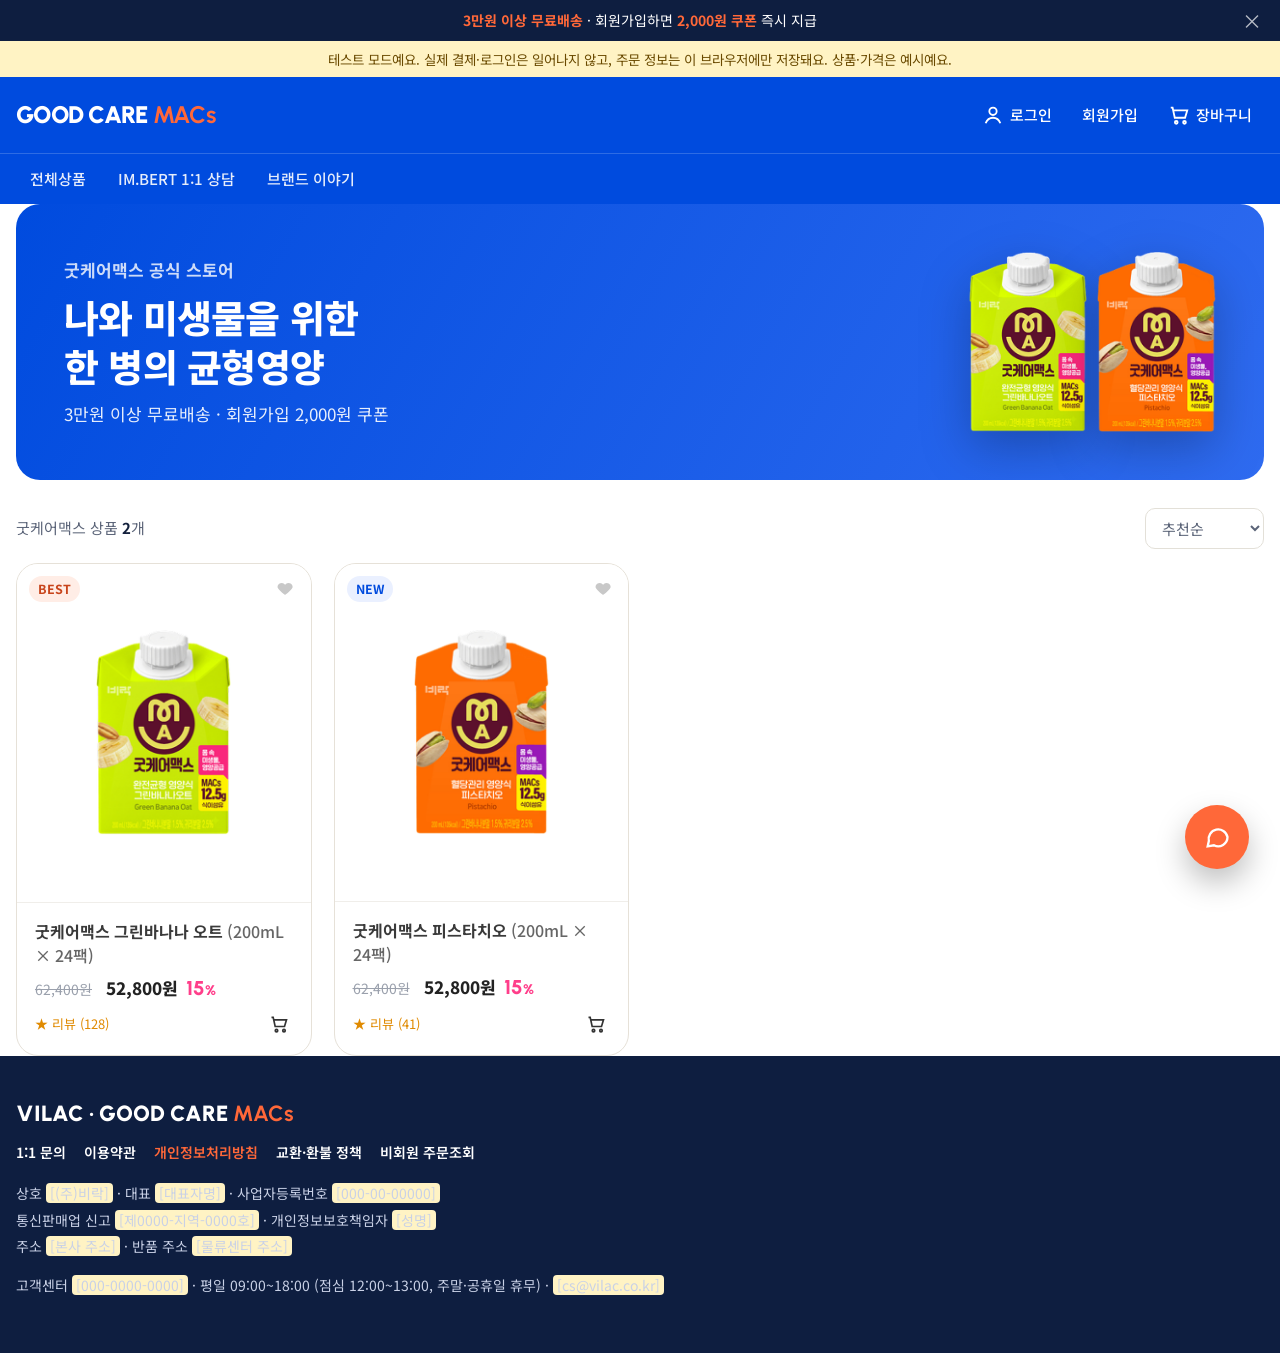
<file: mobile/shop.html>
<!DOCTYPE html>
<html lang="ko">
<head>
<meta charset="utf-8">
<meta name="viewport" content="width=device-width, initial-scale=1, viewport-fit=cover">
<title>GOODCARE MACs Store</title>
<meta name="description" content="굿케어맥스 공식 스토어 — 장바구니, 회원·카카오 로그인, 주문·결제 흐름">
<link rel="preconnect" href="https://fonts.googleapis.com">
<link rel="preconnect" href="https://fonts.gstatic.com" crossorigin>
<link rel="stylesheet" href="https://fonts.googleapis.com/css2?family=Urbanist:wght@600;700;800;900&family=Noto+Sans+KR:wght@400;500;700;900&display=swap">
<style>
/* Store shell: 굿케어맥스 단독 스토어 cobalt header, light body for reading prices and forms. */
:root{
  --cobalt:#004BDE;--cobalt-d:#003BB1;--navy:#0E1E40;--orange:#FF6839;--kakao:#FEE500;
  --bg:#FFFFFF;--card:#fff;--line:#E3E0D8;--ink:#14213D;--sub:#5B6478;--ok:#0E8A4F;--err:#D63B1F;
  --display:"Urbanist","Helvetica Neue",Arial,sans-serif;
  --kr:"Noto Sans KR","Apple SD Gothic Neo","Malgun Gothic",sans-serif;
  color-scheme:light;
}
*{box-sizing:border-box}
body{margin:0}
:root{padding-top:env(safe-area-inset-top,0px);padding-bottom:env(safe-area-inset-bottom,0px)}
html,body{margin:0}
html{scroll-behavior:smooth}
body{margin:0;background:var(--bg);color:var(--ink);font:17px/1.65 var(--kr);-webkit-font-smoothing:antialiased;word-break:keep-all;overflow-x:hidden}
a{color:inherit;text-decoration:none}
button,input,select,textarea{font:inherit;color:inherit}
img{max-width:100%;display:block}
:focus-visible{outline:3px solid var(--orange);outline-offset:2px;border-radius:6px}
.wrap{max-width:1280px;margin:0 auto;padding:0 max(16px,env(safe-area-inset-left,0px))}
.hide{display:none!important}
.sr{position:absolute;width:1px;height:1px;overflow:hidden;clip:rect(0 0 0 0)}

/* promo + demo bars */
.promo{background:var(--navy);color:#fff;font-size:14px;text-align:center;padding:9px 40px;position:relative}
.promo b{color:var(--orange)}
.promo button{position:absolute;right:12px;top:50%;translate:0 -50%;background:none;border:0;color:#fff;opacity:.7;cursor:pointer;font-size:20px;line-height:1}
.demo{background:#FFF3C4;color:#6A4A00;font-size:13.5px;text-align:center;padding:7px 16px}

/* header */
header.st{background:var(--cobalt);color:#fff;position:sticky;top:0;z-index:40}
.hrow{display:flex;align-items:center;gap:18px;height:76px}
.logo{font:900 24px/1 var(--display);letter-spacing:-.03em;white-space:nowrap}
.logo b{color:var(--orange)}
.bsw{display:flex;gap:4px;background:rgba(255,255,255,.12);border-radius:999px;padding:4px}
.bsw a{padding:7px 16px;border-radius:999px;font-weight:700;font-size:15px;white-space:nowrap;transition:background .2s,color .2s}
.bsw a:hover{background:rgba(255,255,255,.18)}
.bsw a.on{background:#fff;color:var(--cobalt)}
.util{margin-left:auto;display:flex;align-items:center;gap:6px}
.util a,.util button{display:flex;align-items:center;gap:6px;padding:8px 12px;border-radius:999px;background:none;border:0;color:#fff;font-size:15px;font-weight:500;cursor:pointer;white-space:nowrap}
.util a:hover,.util button:hover{background:rgba(255,255,255,.14)}
.util svg{width:22px;height:22px}
.cartbtn{position:relative}
.cartbtn i{position:absolute;top:2px;right:2px;min-width:18px;height:18px;border-radius:9px;background:var(--orange);color:#fff;font:800 11px/18px var(--display);text-align:center;font-style:normal;padding:0 4px}
.menu{border-top:1px solid rgba(255,255,255,.18)}
.menu ul{display:flex;gap:4px;list-style:none;margin:0;padding:0;height:50px;align-items:center;overflow-x:auto;scrollbar-width:none}
.menu a{display:block;padding:6px 14px;border-radius:999px;font-size:15px;font-weight:500;opacity:.9;white-space:nowrap}
.menu a:hover,.menu a.on{background:rgba(255,255,255,.16);opacity:1}
@media (max-width:760px){
  .hrow{flex-wrap:wrap;height:auto;padding:12px 0;gap:10px 12px}
  .logo{font-size:21px}
  .bsw{order:3;width:100%;justify-content:space-between}
  .bsw a{flex:1;text-align:center;padding:8px 6px}
  .util .tx{display:none}
  .util a,.util button{padding:8px}
}

/* layout pieces */
main{min-height:60vh;padding:36px 0 80px}
main:focus{outline:none}
h1.pt{font:800 clamp(28px,3.2vw,40px)/1.25 var(--kr);letter-spacing:-.02em;margin:0 0 6px}
.pt-sub{color:var(--sub);margin:0 0 28px}
.crumb{font-size:14px;color:var(--sub);margin-bottom:14px}
.btn{display:inline-flex;align-items:center;justify-content:center;gap:8px;min-height:54px;padding:0 24px;border-radius:14px;border:1.5px solid var(--cobalt);background:var(--cobalt);color:#fff;font-weight:700;font-size:17px;cursor:pointer;transition:filter .15s,background .15s}
.btn:hover{filter:brightness(1.08)}
.btn.line{background:#fff;color:var(--cobalt)}
.btn.org{background:var(--orange);border-color:var(--orange)}
.btn.kakao{background:var(--kakao);border-color:var(--kakao);color:#191919}
.btn.block{width:100%}
.btn[disabled]{opacity:.45;cursor:not-allowed}
.btn.sm{min-height:42px;padding:0 16px;font-size:15px;border-radius:10px}
.box{background:var(--card);border:1px solid var(--line);border-radius:20px;padding:28px}
.muted{color:var(--sub)}
.tag{display:inline-block;font-size:12.5px;font-weight:700;padding:3px 9px;border-radius:999px;background:#EAF0FF;color:var(--cobalt)}
.tag.o{background:#FFEDE6;color:#C8441B}.tag.g{background:#E8E8E8;color:#555}
.price s{color:#9AA0AC;font-size:.85em;margin-right:6px}
.price b{font:800 1.15em var(--display)}
.price em{color:var(--orange);font-style:normal;font-weight:800;margin-right:6px}

/* hero strip on list */
.lhero{border-radius:24px;overflow:hidden;color:#fff;padding:clamp(28px,4vw,48px);display:grid;grid-template-columns:minmax(0,1.2fr) minmax(0,1fr);gap:20px;align-items:center;margin-bottom:28px}
.lhero.gcm{background:linear-gradient(120deg,#004BDE,#2F6BF0)}
.lhero.vilac{background:#fff;color:var(--ink);border:1px solid var(--line)}
.lhero.vilac p{opacity:.75}
.lhero.all{background:linear-gradient(120deg,#004BDE 0%,#0E1E40 100%)}
.lhero h2{font:800 clamp(26px,3vw,38px)/1.3 var(--kr);margin:0 0 10px;letter-spacing:-.02em}
.lhero p{margin:0;opacity:.9}
.lhero .art{display:flex;justify-content:flex-end;gap:10px;align-items:flex-end;min-height:140px}
.lhero .art img,.lhero .art svg{height:clamp(120px,14vw,190px);width:auto;filter:drop-shadow(0 16px 24px rgba(0,0,0,.25))}
@media (max-width:700px){.lhero{grid-template-columns:1fr}.lhero .art{justify-content:center}}
.chips{display:flex;gap:8px;flex-wrap:wrap;margin-bottom:22px}
.chips button{border:1.5px solid var(--line);background:#fff;border-radius:999px;padding:8px 16px;font-size:15px;font-weight:600;cursor:pointer}
.chips button.on{border-color:var(--cobalt);background:var(--cobalt);color:#fff}
.bar{display:flex;justify-content:space-between;align-items:center;margin:0 0 14px;font-size:15px;color:var(--sub)}
.bar select{border:1px solid var(--line);border-radius:10px;padding:8px 12px;background:#fff}

/* product grid */
.grid{display:grid;grid-template-columns:repeat(4,minmax(0,1fr));gap:22px}
@media (max-width:1100px){.grid{grid-template-columns:repeat(3,minmax(0,1fr))}}
@media (max-width:760px){.grid{grid-template-columns:repeat(2,minmax(0,1fr));gap:14px}}
.pc{background:#fff;border:1px solid #E6E1D8;border-radius:22px;overflow:hidden;display:flex;flex-direction:column;transition:transform .25s,box-shadow .25s}
.pc:hover{transform:translateY(-4px);box-shadow:0 14px 30px rgba(20,33,61,.1)}
.pc .ph{background:#fff;border-bottom:1px solid #F0EEEA;aspect-ratio:1/.92;display:grid;place-items:center;position:relative;padding:14%}
.pc .ph a{display:grid;place-items:center;height:100%;width:100%}
.pc .ph img{max-height:80%;max-width:80%;width:auto;height:auto;object-fit:contain;transition:transform .35s cubic-bezier(.3,1.5,.5,1)}.pc .ph svg{height:72%;width:auto}
.pc:hover .ph img{transform:scale(1.04)}
.pc .badges{position:absolute;left:12px;top:12px;display:flex;gap:6px;flex-wrap:wrap}
.wish{position:absolute;right:10px;top:10px;width:30px;height:30px;border-radius:50%;border:0;background:#fff;display:grid;place-items:center;cursor:pointer}
.wish svg{width:16px;height:16px;fill:#C8C8C8;stroke:none}
.wish.on svg{fill:var(--orange)}
.pc .tx{padding:16px 18px 16px;display:grid;gap:8px;flex:1}
.pc h3{margin:0;font-size:16px;line-height:1.5;font-weight:700;color:#3A3A3A}
.pc h3 .opt-l{font-weight:500;color:#666}
.pc .price{display:flex;align-items:baseline;gap:8px;flex-wrap:wrap}
.pc .price s{color:#9AA0AC;font-size:14px}
.pc .price b{font:800 17px var(--kr);color:#222}
.pc .price em{font:800 20px var(--display);color:#FF3E8A;font-style:normal}.pc .price em small{font-size:.7em}
.pc .ft{display:flex;justify-content:space-between;align-items:center;margin-top:auto}
.pc .rv{font-size:13px;color:#E08A00}
.cart-i{width:30px;height:30px;border:0;background:none;display:grid;place-items:center;cursor:pointer;color:#333;border-radius:8px;font-size:15px}
.cart-i:hover{background:#F1EFEA}.cart-i svg{width:20px;height:20px}
@media (max-width:760px){.pc .tx{padding:12px}.pc h3{font-size:14.5px}.pc .price b{font-size:15px}.pc .price em{font-size:17px}}

/* detail */
.pd{display:grid;grid-template-columns:minmax(0,1fr) minmax(0,1fr);gap:clamp(24px,4vw,56px);align-items:start}
@media (max-width:860px){.pd{grid-template-columns:1fr}}
.pd .gal{border-radius:24px;aspect-ratio:1;display:grid;place-items:center;padding:40px;position:sticky;top:150px}
.pd .gal.gcm,.pd .gal.vilac{background:#fff;border:1px solid var(--line)}
.pd .gal img{max-height:86%;width:auto}.pd .gal svg{height:82%;width:auto}
@media (max-width:860px){.pd .gal{position:static}}
.pd h1{font:800 clamp(26px,2.6vw,34px)/1.35 var(--kr);margin:6px 0 8px}
.pd .price{font-size:22px;margin:8px 0 18px}
.dl{display:grid;grid-template-columns:110px 1fr;gap:10px 14px;padding:16px 0;border-top:1px solid var(--line);border-bottom:1px solid var(--line);font-size:15.5px;margin-bottom:18px}
.dl dt{color:var(--sub)}.dl dd{margin:0}
.fld{display:grid;gap:8px;margin-bottom:16px}
.fld>label,.fld>.lb{font-weight:700;font-size:15.5px}
.opts{display:grid;gap:8px}
.opt{display:flex;align-items:center;justify-content:space-between;gap:10px;border:1.5px solid var(--line);border-radius:14px;padding:14px 16px;cursor:pointer;background:#fff}
.opt input{accent-color:var(--cobalt);width:20px;height:20px}
.opt:has(input:checked){border-color:var(--cobalt);background:#F3F6FF}
.opt .l{display:flex;align-items:center;gap:10px}
.qty{display:inline-flex;align-items:center;border:1.5px solid var(--line);border-radius:12px;overflow:hidden;background:#fff}
.qty button{width:44px;height:44px;border:0;background:#fff;font-size:20px;cursor:pointer}
.qty input{width:52px;text-align:center;border:0;height:44px;font-weight:700}
.sumline{display:flex;justify-content:space-between;align-items:baseline;padding:16px 0;border-top:2px solid var(--ink);margin-top:6px}
.sumline b{font:800 26px var(--display);color:var(--cobalt)}
.btns{display:grid;grid-template-columns:1fr 1fr;gap:10px}
.info{margin-top:56px}
.info h2{font-size:22px;margin:0 0 14px}
.tbl{width:100%;border-collapse:collapse;font-size:15px;background:#fff;border-radius:14px;overflow:hidden}
.tbl th,.tbl td{border-bottom:1px solid var(--line);padding:12px 14px;text-align:left;vertical-align:top}
.tbl th{width:30%;background:#FAF8F3;font-weight:600;color:var(--sub)}

/* cart / checkout */
.two{display:grid;grid-template-columns:minmax(0,1fr) 380px;gap:28px;align-items:start}
@media (max-width:960px){.two{grid-template-columns:1fr}}
.sticky{position:sticky;top:150px}
@media (max-width:960px){.sticky{position:static}}
.ci{display:grid;grid-template-columns:28px 92px minmax(0,1fr) auto;gap:16px;align-items:center;padding:18px 0;border-bottom:1px solid var(--line)}
.ci .th{width:92px;height:92px;border-radius:14px;display:grid;place-items:center;padding:8px}
.ci .th.gcm,.ci .th.vilac{background:#fff;border:1px solid var(--line)}
.ci .th img{max-height:100%;width:auto}.ci .th svg{height:100%;width:auto}
.ci h3{font-size:16.5px;margin:0 0 2px}
.ci .r{display:grid;justify-items:end;gap:8px}
.ci input[type=checkbox]{width:20px;height:20px;accent-color:var(--cobalt)}
.x{border:0;background:none;color:var(--sub);cursor:pointer;font-size:14px;text-decoration:underline}
@media (max-width:600px){.ci{grid-template-columns:24px 72px minmax(0,1fr)}.ci .th{width:72px;height:72px}.ci .r{grid-column:2/-1;justify-items:start;grid-auto-flow:column;align-items:center;justify-content:space-between}}
.sum{display:grid;gap:10px;font-size:16px}
.sum div{display:flex;justify-content:space-between}
.sum .tot{border-top:2px solid var(--ink);padding-top:14px;margin-top:4px;font-weight:700}
.sum .tot b{font:800 26px var(--display);color:var(--cobalt)}
.note{font-size:14px;color:var(--sub);background:#FAF8F3;border-radius:12px;padding:12px 14px}
.empty{text-align:center;padding:64px 20px}
.empty p{color:var(--sub);margin:8px 0 22px}

/* forms */
.form{max-width:520px;margin:0 auto}
.in{width:100%;height:54px;border:1.5px solid var(--line);border-radius:12px;padding:0 16px;background:#fff;font-size:17px}
.in:focus{border-color:var(--cobalt);outline:none}
.in.bad{border-color:var(--err)}
.hint{font-size:13.5px;color:var(--sub)}
.err{font-size:13.5px;color:var(--err);min-height:0}
.row2{display:grid;grid-template-columns:1fr auto;gap:8px}
.or{display:flex;align-items:center;gap:12px;color:var(--sub);font-size:14px;margin:22px 0}
.or::before,.or::after{content:"";flex:1;height:1px;background:var(--line)}
.links{display:flex;justify-content:center;gap:18px;font-size:15px;color:var(--sub);margin-top:18px}
.links a{text-decoration:underline}
.agree{border:1.5px solid var(--line);border-radius:14px;background:#fff;overflow:hidden}
.agree label{display:flex;align-items:center;gap:10px;padding:13px 16px;cursor:pointer;font-size:15.5px}
.agree label+label{border-top:1px solid var(--line)}
.agree .all{background:#F3F6FF;font-weight:700}
.agree input{width:20px;height:20px;accent-color:var(--cobalt);flex:none}
.agree a{margin-left:auto;font-size:13.5px;color:var(--sub);text-decoration:underline}
.pm{display:grid;grid-template-columns:repeat(3,minmax(0,1fr));gap:8px}
@media (max-width:600px){.pm{grid-template-columns:repeat(2,minmax(0,1fr))}}
.pm label{border:1.5px solid var(--line);border-radius:12px;padding:14px 10px;text-align:center;cursor:pointer;font-weight:600;font-size:15px;background:#fff}
.pm input{position:absolute;opacity:0}
.pm label:has(input:checked){border-color:var(--cobalt);background:#F3F6FF;color:var(--cobalt)}
.sec{margin-bottom:22px}
.sec h2{font-size:19px;margin:0 0 14px;display:flex;justify-content:space-between;align-items:center}

/* mypage */
.mp{display:grid;grid-template-columns:230px minmax(0,1fr);gap:28px;align-items:start}
@media (max-width:860px){.mp{grid-template-columns:1fr}}
.mpnav{display:grid;gap:4px}
.mpnav a{padding:12px 16px;border-radius:12px;font-weight:600}
.mpnav a.on{background:var(--cobalt);color:#fff}
@media (max-width:860px){.mpnav{grid-auto-flow:column;overflow-x:auto}.mpnav a{white-space:nowrap}}
.stat{display:grid;grid-template-columns:repeat(4,minmax(0,1fr));gap:10px;margin-bottom:22px}
.stat div{background:#fff;border:1px solid var(--line);border-radius:14px;padding:16px;text-align:center}
.stat b{display:block;font:800 26px var(--display);color:var(--cobalt)}
@media (max-width:600px){.stat{grid-template-columns:repeat(2,minmax(0,1fr))}}
.ord{background:#fff;border:1px solid var(--line);border-radius:16px;padding:20px;margin-bottom:12px}
.ord .hd{display:flex;justify-content:space-between;gap:10px;flex-wrap:wrap;font-size:14.5px;color:var(--sub);margin-bottom:10px}
.st-badge{font-weight:800;font-size:14px;padding:3px 10px;border-radius:999px;background:#EAF0FF;color:var(--cobalt)}
.st-badge.CANCELLED{background:#EEE;color:#666}.st-badge.PAID{background:#E5F5EC;color:var(--ok)}
.steps{display:flex;gap:6px;margin:12px 0 4px;font-size:13px}
.steps span{flex:1;text-align:center;padding:6px 4px;border-radius:8px;background:#F1EFEA;color:#8A8F9C}
.steps span.on{background:var(--cobalt);color:#fff}

/* doc pages */
.doc{max-width:860px}
.doc h2{font-size:20px;margin:28px 0 10px}
.doc p,.doc li{color:#333}
.ph-fill{background:#FFF3C4;padding:0 4px;border-radius:4px}

/* modal + toast */
.dim{position:fixed;inset:0;background:rgba(10,18,40,.55);z-index:80;display:grid;place-items:center;padding:16px;animation:fade .2s}
.modal{background:#fff;border-radius:22px;max-width:440px;width:100%;padding:28px;box-shadow:0 30px 80px rgba(0,0,0,.3);max-height:90vh;overflow:auto}
.modal h3{margin:0 0 6px;font-size:21px}
.kk-head{display:flex;align-items:center;gap:10px;margin-bottom:14px}
.kk-head i{width:40px;height:40px;border-radius:12px;background:var(--kakao);display:grid;place-items:center;font-style:normal;font-weight:900}
.pay-h{display:flex;justify-content:space-between;align-items:center;margin-bottom:16px}
.pay-amt{font:800 30px var(--display);color:var(--cobalt);margin:4px 0 16px}
.spin{width:44px;height:44px;border-radius:50%;border:4px solid #E3E8F6;border-top-color:var(--cobalt);animation:sp 1s linear infinite;margin:10px auto 16px}
@keyframes sp{to{transform:rotate(360deg)}}
@keyframes fade{from{opacity:0}}
.toast{position:fixed;left:50%;bottom:28px;translate:-50% 0;background:var(--ink);color:#fff;padding:14px 22px;border-radius:14px;z-index:90;font-size:15.5px;box-shadow:0 12px 30px rgba(0,0,0,.25);animation:fade .2s;max-width:calc(100% - 32px);text-align:center}

/* footer */
footer.ft{background:var(--navy);color:#C9D1E6;font-size:14px;padding:44px 0 56px}
footer.ft .lg{font:900 22px var(--display);color:#fff;margin-bottom:14px}
footer.ft .lg b{color:var(--orange)}
footer.ft .pol{display:flex;gap:18px;flex-wrap:wrap;margin-bottom:16px}
footer.ft .pol a{color:#fff;font-weight:600}
footer.ft .pol a.b{color:var(--orange)}
footer.ft .biz{line-height:1.9}
footer.ft .cs{margin-top:14px}
/* ===== floating inquiry button ===== */
.ask{position:fixed;right:clamp(16px,2.4vw,32px);bottom:clamp(16px,2.4vw,32px);z-index:60;display:grid;justify-items:end;gap:12px}
.ask-btn{width:64px;height:64px;border-radius:50%;border:0;background:#FF6839;color:#fff;display:grid;place-items:center;cursor:pointer;box-shadow:0 14px 30px rgba(0,0,0,.25);transition:transform .2s}
.ask-btn:hover{transform:scale(1.06)}
.ask-btn svg{width:28px;height:28px}
.ask-btn small{position:absolute;bottom:-20px;font:700 12px/1 "Noto Sans KR",sans-serif;color:#FF6839;text-shadow:0 0 6px #fff}
.ask-panel{width:min(320px,calc(100vw - 32px));background:#fff;color:#14213D;border-radius:20px;padding:20px;box-shadow:0 24px 60px rgba(0,0,0,.3);display:none}
.ask.open .ask-panel{display:block;animation:fade .2s}
.ask-panel h3{margin:0 0 4px;font:800 19px/1.3 "Noto Sans KR",sans-serif}
.ask-panel p{margin:0 0 14px;font-size:14px;color:#5B6478}
.ask-panel a{display:flex;align-items:center;gap:12px;padding:13px 14px;border-radius:14px;border:1.5px solid #E3E0D8;margin-top:8px;font:700 15.5px/1.3 "Noto Sans KR",sans-serif}
.ask-panel a:hover{border-color:#004BDE;background:#F3F6FF}
.ask-panel a i{width:34px;height:34px;border-radius:10px;display:grid;place-items:center;font-style:normal;font-weight:900;flex:none}
.ask-panel a span small{display:block;font:500 13px/1.3 "Noto Sans KR",sans-serif;color:#5B6478}
@media (prefers-reduced-motion:reduce){*,*::before,*::after{animation:none!important;transition:none!important}}
</style>

<div class="promo" id="promo"><b>3만원 이상 무료배송</b> · 회원가입하면 <b>2,000원 쿠폰</b> 즉시 지급<button type="button" aria-label="닫기" id="promoX">×</button></div>
</head>
<body>
<div class="demo" id="demoBar">테스트 모드예요. 실제 결제·로그인은 일어나지 않고, 주문 정보는 이 브라우저에만 저장돼요. 상품·가격은 예시예요.</div>

<header class="st">
  <div class="wrap hrow">
    <a class="logo" href="index.html" title="굿케어맥스 브랜드 페이지">GOOD CARE <b>MACs</b></a>
    <div class="util" id="util"></div>
  </div>
  <nav class="menu" aria-label="쇼핑 메뉴"><div class="wrap"><ul id="menu"></ul></div></nav>
</header>

<main id="view" class="wrap" tabindex="-1"></main>

<footer class="ft">
  <div class="wrap">
    <div class="lg">VILAC · GOOD CARE <b>MACs</b></div>
    <div class="pol"><a href="#/inquiry">1:1 문의</a><a href="#/doc/terms">이용약관</a><a class="b" href="#/doc/privacy">개인정보처리방침</a><a href="#/doc/refund">교환·환불 정책</a><a href="#/guest">비회원 주문조회</a></div>
    <div class="biz">
      상호 <span class="ph-fill">[(주)비락]</span> · 대표 <span class="ph-fill">[대표자명]</span> · 사업자등록번호 <span class="ph-fill">[000-00-00000]</span><br>
      통신판매업 신고 <span class="ph-fill">[제0000-지역-0000호]</span> · 개인정보보호책임자 <span class="ph-fill">[성명]</span><br>
      주소 <span class="ph-fill">[본사 주소]</span> · 반품 주소 <span class="ph-fill">[물류센터 주소]</span>
    </div>
    <div class="cs">고객센터 <span class="ph-fill">[000-0000-0000]</span> · 평일 09:00~18:00 (점심 12:00~13:00, 주말·공휴일 휴무) · <span class="ph-fill">[cs@vilac.co.kr]</span></div>
  </div>
</footer>

<script>
/* =====================================================================
   STORE CONFIG
   mode 'demo'  : everything runs in this browser (localStorage) — for design review.
   mode 'live'  : set apiBase + kakaoJsKey + tossClientKey; the same UI calls the server.
   ===================================================================== */
const CONFIG={
  mode:'demo',
  apiBase:'',              // e.g. https://api.vilac-store.kr  (live)
  kakaoJsKey:'',           // Kakao Developers > 앱 키 > JavaScript 키 (live)
  tossClientKey:'',        // 토스페이먼츠 클라이언트 키 (test_ck_… / live_ck_…)
  freeShipping:30000, shippingFee:3000, signupCoupon:2000, pointRate:.01
};

/* ---------- catalog (예시 상품·가격 — 실제 SKU로 교체) ---------- */
const MILK=(fill,band,label)=>`<svg viewBox="0 0 120 200" role="img" aria-label="${label.split(' ').slice(1).join(' ')}"><path d="M30 34 60 14 90 34Z" fill="${fill}"/><rect x="56" y="6" width="14" height="14" rx="3" fill="#fff" stroke="#ccc"/><rect x="30" y="34" width="60" height="156" rx="6" fill="#fff" stroke="#ddd"/><rect x="30" y="98" width="60" height="58" fill="${band}"/><text x="60" y="76" text-anchor="middle" font-family="Noto Sans KR" font-weight="900" font-size="15" fill="${band}">VILAC</text><text x="60" y="132" text-anchor="middle" font-family="Noto Sans KR" font-weight="700" font-size="11" fill="#fff">${label.split(' ')[0]}</text></svg>`;
const PRODUCTS=[
  {id:'gcm-banana',bg:'#FFC4DE',brand:'gcm',cat:'nutrition',name:'굿케어맥스 그린바나나 오트',sub:'Nutrition Formula · 200mL · 식이섬유 12.5g',img:'assets/gcm-pack-banana-v3.png',badges:[['BEST','o']],
   desc:'그린바나나와 오트로 맛을 낸 균형영양식에 미생물을 위한 MAC을 더했어요.',
   options:[{id:'24',label:'200mL × 24팩',price:52800,list:62400},{id:'48',label:'200mL × 48팩',price:99800,list:124800}],reviews:128},
  {id:'gcm-pistachio',bg:'#B7ECF2',brand:'gcm',cat:'nutrition',name:'굿케어맥스 피스타치오',sub:'Nutrition Formula · 200mL · 식이섬유 12.5g',img:'assets/gcm-pack-pistachio-v3.png',badges:[['NEW','']],
   desc:'고소한 피스타치오 맛 균형영양식에 미생물을 위한 MAC을 더했어요.',
   options:[{id:'24',label:'200mL × 24팩',price:52800,list:62400},{id:'48',label:'200mL × 48팩',price:99800,list:124800}],reviews:41},
];
const BRAND={gcm:'굿케어맥스',vilac:'비락',all:'전체'};
const won=n=>(Math.round(n)||0).toLocaleString('ko-KR')+'원';
const esc=s=>String(s??'').replace(/[&<>"']/g,c=>({'&':'&amp;','<':'&lt;','>':'&gt;','"':'&quot;',"'":'&#39;'}[c]));
const P=id=>PRODUCTS.find(p=>p.id===id);
const art=(p,cls='')=>p.img?`<img src="${p.img}" alt="${esc(p.name)}" class="${cls}" loading="lazy">`:p.svg;

/* =====================================================================
   DATA LAYER — demo backend in localStorage. In live mode each method maps
   1:1 to a server endpoint (see LOGIC.md); prices/amounts are ALWAYS
   recomputed on the server, never trusted from the browser.
   ===================================================================== */
const LS={get(k,d){try{const v=localStorage.getItem('vs.'+k);return v?JSON.parse(v):d;}catch(e){return d;}},set(k,v){try{localStorage.setItem('vs.'+k,JSON.stringify(v));}catch(e){}}};
const mem={};const DB={get(k,d){return k in mem?mem[k]:(mem[k]=LS.get(k,d));},set(k,v){mem[k]=v;LS.set(k,v);}};
async function sha(s){if(crypto.subtle){const b=await crypto.subtle.digest('SHA-256',new TextEncoder().encode('vs:'+s));return [...new Uint8Array(b)].map(x=>x.toString(16).padStart(2,'0')).join('');}return 'x'+s.length;}
const uid=p=>p+Date.now().toString(36).toUpperCase()+Math.random().toString(36).slice(2,6).toUpperCase();
const today=()=>{const d=new Date();return d.getFullYear()+'.'+String(d.getMonth()+1).padStart(2,'0')+'.'+String(d.getDate()).padStart(2,'0');};

const API={
  me(){const s=DB.get('session',null);if(!s)return null;return DB.get('users',[]).find(u=>u.id===s.uid)||null;},
  _save(u){const us=DB.get('users',[]);const i=us.findIndex(x=>x.id===u.id);if(i<0)us.push(u);else us[i]=u;DB.set('users',us);},
  _login(u){DB.set('session',{uid:u.id,at:Date.now()});Cart.mergeGuest();},
  async signup(f){
    const us=DB.get('users',[]);
    if(us.some(u=>u.email===f.email))throw new Error('이미 가입된 이메일이에요. 로그인해 주세요.');
    const u={id:uid('U'),provider:'email',email:f.email,pw:await sha(f.pw),name:f.name,phone:f.phone,
      agree:{terms:true,privacy:true,age14:true,marketing:!!f.marketing,at:new Date().toISOString()},
      coupons:[{id:uid('C'),name:'신규가입 쿠폰',amount:CONFIG.signupCoupon,min:10000,used:false}],points:0,wish:[],addr:[],created:today()};
    this._save(u);this._login(u);return u;},
  async login(email,pw){
    const u=DB.get('users',[]).find(x=>x.email===email&&x.provider==='email');
    if(!u||u.pw!==await sha(pw))throw new Error('이메일 또는 비밀번호가 맞지 않아요.');
    this._login(u);return u;},
  // Kakao: browser gets an auth code → server exchanges it for a token and profile → finds or creates the member.
  kakao(profile){
    const us=DB.get('users',[]);let u=us.find(x=>x.provider==='kakao'&&x.kakaoId===profile.id);
    let isNew=false;
    if(!u){isNew=true;u={id:uid('U'),provider:'kakao',kakaoId:profile.id,email:profile.email||'',name:profile.nickname||'',phone:'',agree:null,
      coupons:[{id:uid('C'),name:'신규가입 쿠폰',amount:CONFIG.signupCoupon,min:10000,used:false}],points:0,wish:[],addr:[],created:today()};this._save(u);}
    this._login(u);return {user:u,needsInfo:isNew||!u.agree||!u.phone};},
  completeProfile(f){const u=this.me();Object.assign(u,{name:f.name,phone:f.phone,agree:{terms:true,privacy:true,age14:true,marketing:!!f.marketing,at:new Date().toISOString()}});this._save(u);return u;},
  logout(){DB.set('session',null);},
  withdraw(){const u=this.me();if(!u)return;DB.set('users',DB.get('users',[]).filter(x=>x.id!==u.id));DB.set('session',null);},
  toggleWish(pid){const u=this.me();if(!u)return null;const i=u.wish.indexOf(pid);i<0?u.wish.push(pid):u.wish.splice(i,1);this._save(u);return i<0;},
  /* pricing is computed here (server side in live) */
  quote(items,couponId,usePoints){
    const u=this.me();let sub=0,list=0;const lines=[];
    for(const it of items){const p=P(it.pid),o=p&&p.options.find(x=>x.id===it.oid);if(!p||!o||p.soldOut||p.comingSoon)continue;
      const unit=it.sub?Math.round(o.price*.95/10)*10:o.price;sub+=unit*it.qty;list+=o.list*it.qty;lines.push({...it,name:p.name,opt:o.label,unit,amount:unit*it.qty,brand:p.brand});}
    const shipFee=sub===0?0:(sub>=CONFIG.freeShipping?0:CONFIG.shippingFee);
    let coupon=0;const c=u&&couponId?u.coupons.find(x=>x.id===couponId&&!x.used):null;if(c&&sub>=c.min)coupon=Math.min(c.amount,sub);
    const pts=u?Math.max(0,Math.min(usePoints|0,u.points,sub-coupon)):0;
    return {lines,sub,list,shipFee,coupon,couponId:coupon?c.id:null,points:pts,total:sub+shipFee-coupon-pts};},
  createOrder({items,couponId,usePoints,orderer,ship,method,guestPw}){
    const q=this.quote(items,couponId,usePoints);if(!q.lines.length)throw new Error('주문할 수 있는 상품이 없어요.');
    const u=this.me();
    const o={id:'VL'+new Date().toISOString().slice(2,10).replace(/-/g,'')+'-'+Math.random().toString(36).slice(2,7).toUpperCase(),
      uid:u?u.id:null,guestPw:u?null:guestPw,orderer,ship,method,...q,status:'PENDING',created:new Date().toISOString(),history:[{s:'PENDING',at:new Date().toISOString()}]};
    const os=DB.get('orders',[]);os.unshift(o);DB.set('orders',os);return o;},
  // after the PG window returns: server calls the PG confirm API and checks amount === order.total
  confirmPayment(orderId,paymentKey,amount){
    const os=DB.get('orders',[]);const o=os.find(x=>x.id===orderId);if(!o)throw new Error('주문을 찾을 수 없어요.');
    if(o.status!=='PENDING')return o;
    if(Number(amount)!==o.total){o.status='FAILED';o.history.push({s:'FAILED',at:new Date().toISOString(),why:'amount mismatch'});DB.set('orders',os);throw new Error('결제 금액이 주문 금액과 달라 결제를 취소했어요.');}
    o.status='PAID';o.paymentKey=paymentKey;o.history.push({s:'PAID',at:new Date().toISOString()});DB.set('orders',os);
    const u=this.me();if(u){if(o.couponId){const c=u.coupons.find(x=>x.id===o.couponId);if(c)c.used=true;}u.points=u.points-o.points+Math.floor(o.sub*CONFIG.pointRate);this._save(u);}
    Cart.removeOrdered(o.lines);return o;},
  failPayment(orderId,why){const os=DB.get('orders',[]);const o=os.find(x=>x.id===orderId);if(o&&o.status==='PENDING'){o.status='FAILED';o.history.push({s:'FAILED',at:new Date().toISOString(),why});DB.set('orders',os);}},
  cancelOrder(orderId,reason){
    const os=DB.get('orders',[]);const o=os.find(x=>x.id===orderId);
    if(!o||!['PAID','PREPARING'].includes(o.status))throw new Error('배송 준비 전 주문만 바로 취소할 수 있어요.');
    o.status='CANCELLED';o.history.push({s:'CANCELLED',at:new Date().toISOString(),why:reason});DB.set('orders',os);
    const u=this.me();if(u&&o.uid===u.id){if(o.couponId){const c=u.coupons.find(x=>x.id===o.couponId);if(c)c.used=false;}u.points=Math.max(0,u.points+o.points-Math.floor(o.sub*CONFIG.pointRate));this._save(u);}
    return o;},
  myOrders(){const u=this.me();return u?DB.get('orders',[]).filter(o=>o.uid===u.id):[];},
  order(id){return DB.get('orders',[]).find(o=>o.id===id)||null;},
  guestOrder(id,phone,pw){const o=DB.get('orders',[]).find(x=>x.id===id.trim().toUpperCase()&&!x.uid);if(!o||o.orderer.phone.replace(/\D/g,'')!==phone.replace(/\D/g,'')||o.guestPw!==pw)throw new Error('주문 정보를 찾을 수 없어요. 주문번호·휴대폰·주문 비밀번호를 확인해 주세요.');return o;}
};

/* ---------- cart: guest cart lives in the browser; merges into member cart at login ---------- */
const Cart={
  key(){const u=API.me();return u?'cart.'+u.id:'cart.guest';},
  all(){return DB.get(this.key(),[]).filter(x=>{const p=P(x.pid);return p&&p.options.some(o=>o.id===x.oid);});},
  save(c){DB.set(this.key(),c);paintUtil();},
  add(pid,oid,qty,sub){const p=P(pid);if(!p||p.soldOut||p.comingSoon)return false;const c=this.all();const f=c.find(x=>x.pid===pid&&x.oid===oid&&!!x.sub===!!sub);
    if(f)f.qty=Math.min(99,f.qty+qty);else c.push({key:uid('K'),pid,oid,qty,sub:!!sub,checked:true});this.save(c);return true;},
  set(key,patch){const c=this.all();const f=c.find(x=>x.key===key);if(f)Object.assign(f,patch);this.save(c);},
  remove(keys){this.save(this.all().filter(x=>!keys.includes(x.key)));},
  count(){return this.all().reduce((a,b)=>a+b.qty,0);},
  mergeGuest(){const g=DB.get('cart.guest',[]);if(!g.length)return;const k=this.key();const c=DB.get(k,[]);
    for(const it of g){const f=c.find(x=>x.pid===it.pid&&x.oid===it.oid&&x.sub===it.sub);if(f)f.qty=Math.min(99,f.qty+it.qty);else c.push(it);}DB.set(k,c);DB.set('cart.guest',[]);},
  removeOrdered(lines){const keys=lines.map(l=>l.key).filter(Boolean);if(keys.length)this.remove(keys);}
};

/* ---------- Kakao login adapter ---------- */
const Kakao_={
  async start(){
    if(CONFIG.mode==='live'&&CONFIG.kakaoJsKey){
      // live: redirect to Kakao consent; Kakao returns ?code= to /oauth/kakao on the server
      await loadScript('https://t1.kakaocdn.net/kakao_js_sdk/2.7.4/kakao.min.js');
      if(!window.Kakao.isInitialized())window.Kakao.init(CONFIG.kakaoJsKey);
      window.Kakao.Auth.authorize({redirectUri:CONFIG.apiBase+'/oauth/kakao',scope:'profile_nickname,account_email,phone_number',state:location.hash});
      return null;
    }
    // demo: simulated Kakao consent sheet
    return new Promise(res=>{
      const d=modal(`<div class="kk-head"><i>K</i><div><b>카카오계정으로 로그인</b><div class="muted" style="font-size:14px">VILAC Store가 다음 정보를 요청해요</div></div></div>
        <div class="agree" style="margin-bottom:16px"><label><input type="checkbox" checked disabled> [필수] 닉네임</label><label><input type="checkbox" checked disabled> [필수] 카카오계정(이메일)</label><label><input type="checkbox" id="kkPhone" checked> [선택] 휴대폰 번호</label></div>
        <p class="note" style="margin:0 0 16px">테스트 모드라 실제 카카오 계정에 연결하지 않고 가상 계정으로 로그인해요.</p>
        <div class="btns"><button class="btn line" data-x>취소</button><button class="btn kakao" id="kkOk">동의하고 계속하기</button></div>`);
      d.querySelector('[data-x]').onclick=()=>{close();res(null);};
      d.querySelector('#kkOk').onclick=()=>{close();res({id:'kakao_demo_1',nickname:'카카오 고객',email:'kakao.demo@kakao.com'});};
    });
  }
};

/* ---------- payment adapter (Toss Payments; PortOne/이니시스 swap in here) ---------- */
const Pay={
  async request(o){
    if(CONFIG.mode==='live'&&CONFIG.tossClientKey){
      await loadScript('https://js.tosspayments.com/v2/standard');
      const toss=window.TossPayments(CONFIG.tossClientKey);
      const payment=toss.payment({customerKey:o.uid||window.TossPayments.ANONYMOUS});
      const map={CARD:'CARD',KAKAOPAY:'CARD',TOSSPAY:'CARD',TRANSFER:'TRANSFER',VBANK:'VIRTUAL_ACCOUNT'};
      const base=location.href.split('#')[0];
      return payment.requestPayment({method:map[o.method],amount:{currency:'KRW',value:o.total},orderId:o.id,orderName:o.lines[0].name+(o.lines.length>1?` 외 ${o.lines.length-1}건`:''),
        customerName:o.orderer.name,customerMobilePhone:o.orderer.phone.replace(/\D/g,''),
        successUrl:base+'#/pay/success',failUrl:base+'#/pay/fail'});
    }
    // demo: simulated PG window
    const d=modal(`<div class="pay-h"><b>결제하기 · 테스트</b><span class="tag">${esc(METHODS[o.method])}</span></div>
      <div class="muted" style="font-size:14px">주문번호 ${esc(o.id)}</div><div class="pay-amt">${won(o.total)}</div>
      <div class="spin" aria-hidden="true"></div><p style="text-align:center;margin:0 0 18px">결제가 끝날 때까지 이 창을 닫지 마세요.</p>
      <div class="btns"><button class="btn line" data-r="fail">결제 실패로 테스트</button><button class="btn" data-r="ok">결제 승인</button></div>`);
    d.querySelectorAll('[data-r]').forEach(b=>b.onclick=()=>{close();
      if(b.dataset.r==='ok')go(`#/pay/success?paymentKey=demo_${Date.now()}&orderId=${o.id}&amount=${o.total}`);
      else go(`#/pay/fail?code=USER_CANCEL&message=${encodeURIComponent('결제를 취소했어요.')}&orderId=${o.id}`);});
  }
};
const METHODS={CARD:'신용·체크카드',KAKAOPAY:'카카오페이',TOSSPAY:'토스페이',NAVERPAY:'네이버페이',TRANSFER:'계좌이체',VBANK:'무통장(가상계좌)'};
const STATUS={PENDING:'결제 대기',PAID:'결제 완료',PREPARING:'상품 준비중',SHIPPING:'배송중',DELIVERED:'배송 완료',CANCELLED:'주문 취소',FAILED:'결제 실패',RETURN_REQ:'반품 신청'};

/* ---------- ui helpers ---------- */
function loadScript(src){return new Promise((ok,no)=>{const s=document.createElement('script');s.src=src;s.onload=ok;s.onerror=()=>no(new Error('스크립트를 불러오지 못했어요.'));document.head.appendChild(s);});}
let dimEl=null;
function modal(html){close();dimEl=document.createElement('div');dimEl.className='dim';dimEl.innerHTML=`<div class="modal" role="dialog" aria-modal="true">${html}</div>`;document.body.appendChild(dimEl);const m=dimEl.firstChild;setTimeout(()=>{const f=m.querySelector('button,input');f&&f.focus();},30);return m;}
function close(){if(dimEl){dimEl.remove();dimEl=null;}}
let tt;function toast(msg){document.querySelectorAll('.toast').forEach(t=>t.remove());const t=document.createElement('div');t.className='toast';t.role='status';t.textContent=msg;document.body.appendChild(t);clearTimeout(tt);tt=setTimeout(()=>t.remove(),2600);}
function go(h){if(location.hash===h)route();else location.hash=h;}
function parse(){const h=location.hash.slice(1)||'/list?brand=gcm';const [path,qs]=h.split('?');return {parts:path.split('/').filter(Boolean),q:new URLSearchParams(qs||'')};}
const V=document.getElementById('view');
function render(html){V.innerHTML=html;window.scrollTo({top:0});}
const ICON={user:'<svg viewBox="0 0 24 24" fill="none" stroke="currentColor" stroke-width="2"><circle cx="12" cy="8" r="4"/><path d="M4 21c1.5-4 4.5-6 8-6s6.5 2 8 6"/></svg>',
  cart:'<svg viewBox="0 0 24 24" fill="none" stroke="currentColor" stroke-width="2"><path d="M3 4h2l2.4 11h11.2L21 7H6.2"/><circle cx="9" cy="20" r="1.5"/><circle cx="18" cy="20" r="1.5"/></svg>',
  heart:'<svg viewBox="0 0 24 24"><path d="M12 20s-7-4.4-9-9a5 5 0 0 1 9-3 5 5 0 0 1 9 3c-2 4.6-9 9-9 9z"/></svg>'};
let curBrand='gcm';
function paintUtil(){
  const u=API.me();const n=Cart.count();
  document.getElementById('util').innerHTML=(u?`<a href="#/my">${ICON.user}<span class="tx">${esc(u.name||'회원')}님</span></a><button type="button" id="lo"><span class="tx">로그아웃</span><span class="sr">로그아웃</span></button>`
    :`<a href="#/login">${ICON.user}<span class="tx">로그인</span></a><a href="#/signup" class="tx-only"><span class="tx">회원가입</span></a>`)+
    `<a href="#/cart" class="cartbtn" aria-label="장바구니 ${n}개">${ICON.cart}<span class="tx">장바구니</span>${n?`<i>${n>99?'99+':n}</i>`:''}</a>`;
  const lo=document.getElementById('lo');if(lo)lo.onclick=()=>{API.logout();toast('로그아웃했어요.');paintUtil();route();};
  document.querySelectorAll('.bsw a').forEach(a=>a.classList.toggle('on',a.dataset.b===curBrand));
  const m={gcm:[['전체상품','#/list?brand=gcm'],['IM.BERT 1:1 상담','#/imbert'],['브랜드 이야기','index.html']],
    vilac:[['전체상품','#/list?brand=vilac'],['우유','#/list?brand=vilac&cat=milk'],['코코브루니','#/list?brand=vilac&cat=coco'],['유기농 주스·야채사랑','#/list?brand=vilac&cat=juice'],['식혜','#/list?brand=vilac&cat=sikhye'],['라떼·건강음료','#/list?brand=vilac&cat=drink']],
    all:[['전체상품','#/list?brand=all'],['비락','#/list?brand=vilac'],['굿케어맥스','#/list?brand=gcm']]}[curBrand];
  document.getElementById('menu').innerHTML=m.map(([t,h])=>`<li><a href="${h}"${location.hash===h?' class="on"':''}>${t}</a></li>`).join('');
}
function needLogin(next){go('#/login?next='+encodeURIComponent(next));}

/* =====================================================================
   VIEWS
   ===================================================================== */
const views={
  list(q){
    const b='gcm';curBrand=b;const cat=q.get('cat')||'';
    let ps=PRODUCTS.filter(p=>b==='all'||p.brand===b);
    if(['milk','coco','juice','sikhye','drink'].includes(cat))ps=ps.filter(p=>p.cat===cat);
    const sort=q.get('sort')||'rec';
    if(sort==='low')ps=[...ps].sort((a,c)=>a.options[0].price-c.options[0].price);
    if(sort==='high')ps=[...ps].sort((a,c)=>c.options[0].price-a.options[0].price);
    if(sort==='rev')ps=[...ps].sort((a,c)=>c.reviews-a.reviews);
    const hero={gcm:['나와 미생물을 위한<br>한 병의 균형영양','굿케어맥스 공식 스토어',`<img src="assets/gcm-pack-banana-v3.png" alt=""><img src="assets/gcm-pack-pistachio-v3.png" alt="">`],
      vilac:['매일 아침,<br>비락의 올바른 우유','비락 공식 스토어',`<img src="https://www.vilac.co.kr/superboard/data/product/thumb/3697238908_b5VtU0A4_9d2ecee63907f47d8ff86be0e19dfc6f3ae847ee.jpeg" alt=""><img src="https://www.vilac.co.kr/superboard/data/product/thumb/3697238908_3VDb25fh_01b2b9b9e21d31f183b6e714834538fc71852fd8.png" alt="">`],
      all:['비락과 굿케어맥스를<br>한 번에 담아보세요','VILAC 통합 스토어',`<img src="assets/gcm-pack-banana-v3.png" alt=""><img src="https://www.vilac.co.kr/superboard/data/product/thumb/3697238908_YAMgxG27_e8175f121f0980457c7c9ba68eac0abcec962c25.png" alt="">`]}[b];
    const u=API.me();
    const base=`#/list?brand=${b}${cat?'&cat='+cat:''}`;
    render(`<section class="lhero ${b}"><div><div style="font-weight:700;opacity:.8;margin-bottom:8px">${hero[1]}</div><h2>${hero[0]}</h2><p>3만원 이상 무료배송 · 회원가입 2,000원 쿠폰</p></div><div class="art" aria-hidden="true">${hero[2]}</div></section>
      <div class="bar"><span>${BRAND[b]} 상품 <b style="color:var(--ink)">${ps.length}</b>개</span>
        <label><span class="sr">정렬</span><select id="sort">${[['rec','추천순'],['rev','리뷰 많은순'],['low','낮은 가격순'],['high','높은 가격순']].map(([v,t])=>`<option value="${v}"${v===sort?' selected':''}>${t}</option>`).join('')}</select></label></div>
      ${ps.length?`<div class="grid">${ps.map(p=>card(p,u)).join('')}</div>`:`<div class="empty box"><b>조건에 맞는 상품이 없어요.</b><p>다른 카테고리를 골라보세요.</p></div>`}`);
    V.querySelector('#sort').onchange=e=>go(base+'&sort='+e.target.value);
    bindCards();
  },
  product(q,[,id]){
    const p=P(id);if(!p)return views.notfound();curBrand=p.brand;
    const u=API.me();const wished=u&&u.wish.includes(p.id);const o0=p.options[0];
    render(`<div class="crumb"><a href="#/list?brand=${p.brand}">${BRAND[p.brand]}</a> › ${esc(p.name)}</div>
      <div class="pd"><div class="gal ${p.brand}">${art(p)}</div>
      <div><div class="br" style="color:var(--cobalt);font-weight:700">${BRAND[p.brand]}</div><h1>${esc(p.name)}</h1><div class="muted">${esc(p.sub)}</div>
        <div class="price" id="pp"></div>
        <dl class="dl"><dt>배송비</dt><dd>3,000원 · 3만원 이상 무료</dd><dt>배송</dt><dd>평일 오후 2시 이전 결제 시 당일 출고</dd><dt>적립</dt><dd>결제 금액의 1% (회원)</dd><dt>리뷰</dt><dd>${p.reviews.toLocaleString()}개</dd></dl>
        <p>${esc(p.desc)}</p>
        ${p.comingSoon?`<div class="note">출시 예정 상품이에요. 출시되면 알림을 보내드릴게요.</div><button class="btn block line" style="margin-top:14px" id="notify">출시 알림 받기</button>`:
         p.soldOut?`<div class="note">일시 품절이에요. 재입고되면 알려드릴게요.</div><button class="btn block line" style="margin-top:14px" id="notify">재입고 알림 받기</button>`:
        `<div class="fld"><span class="lb">구성</span><div class="opts">${p.options.map((o,i)=>`<label class="opt"><span class="l"><input type="radio" name="opt" value="${o.id}"${i?'':' checked'}>${esc(o.label)}</span><span class="price"><s>${won(o.list)}</s><b>${won(o.price)}</b></span></label>`).join('')}</div></div>
        ${p.subscribe?`<div class="fld"><span class="lb">구매 방법</span><div class="opts"><label class="opt"><span class="l"><input type="radio" name="buy" value="once" checked>한 번 구매</span></label><label class="opt"><span class="l"><input type="radio" name="buy" value="sub">정기배송 <span class="tag o">5% 할인</span></span><span class="muted" style="font-size:14px">2·4주마다, 언제든 해지</span></label></div></div>`:''}
        <div class="fld"><span class="lb">수량</span><div class="qty"><button type="button" data-q="-1" aria-label="수량 빼기">−</button><input id="qn" value="1" inputmode="numeric" aria-label="수량"><button type="button" data-q="1" aria-label="수량 더하기">+</button></div></div>
        <div class="sumline"><span>총 상품금액</span><b id="ptot"></b></div>
        <div class="btns"><button class="btn line" id="toCart">장바구니</button><button class="btn org" id="buyNow">바로 구매</button></div>`}
        <button class="btn line block" style="margin-top:10px;border-color:var(--line);color:var(--ink)" id="wishBtn">${wished?'♥ 관심상품에 담겼어요':'♡ 관심상품'}</button>
      </div></div>
      <section class="info"><h2>상품정보 제공고시</h2><table class="tbl">
        <tr><th>식품의 유형</th><td><span class="ph-fill">[식품유형 — 예: 균형영양조제식품 / 우유]</span></td></tr>
        <tr><th>제조원 · 소재지</th><td><span class="ph-fill">[제조사명 · 주소]</span></td></tr>
        <tr><th>제조연월일 · 소비기한</th><td>제품 별도 표기</td></tr><tr><th>포장단위별 내용물의 용량</th><td>${esc(p.options.map(o=>o.label).join(' / '))}</td></tr>
        <tr><th>원재료명 및 함량</th><td><span class="ph-fill">[원재료 표기]</span></td></tr><tr><th>영양성분</th><td><span class="ph-fill">[영양성분표]</span></td></tr>
        <tr><th>보관방법</th><td>${p.sub.includes('냉장')?'냉장 보관(0~10℃)':'직사광선을 피해 서늘한 곳에 보관'}</td></tr>
        <tr><th>소비자 상담</th><td><span class="ph-fill">[고객센터 번호]</span></td></tr></table>
        <h2 style="margin-top:36px">배송 · 교환 · 환불</h2><p class="muted">식품 특성상 단순 변심에 의한 교환·환불은 수령 후 개봉 전에만 가능해요. 상품 하자·오배송은 수령 후 7일 이내 고객센터로 알려주세요. <a href="#/doc/refund" style="text-decoration:underline">자세히 보기</a></p></section>`);
    const wb=V.querySelector('#wishBtn');wb.onclick=()=>{if(!API.me())return needLogin(location.hash);const on=API.toggleWish(p.id);wb.textContent=on?'♥ 관심상품에 담겼어요':'♡ 관심상품';toast(on?'관심상품에 담았어요.':'관심상품에서 뺐어요.');};
    const nt=V.querySelector('#notify');if(nt){nt.onclick=()=>{if(!API.me())return needLogin(location.hash);toast('알림을 신청했어요. 카카오 알림톡으로 알려드릴게요.');};return;}
    const qn=V.querySelector('#qn');
    const sel=()=>({oid:V.querySelector('[name=opt]:checked').value,sub:(V.querySelector('[name=buy]:checked')||{}).value==='sub',qty:Math.max(1,Math.min(99,parseInt(qn.value)||1))});
    const upd=()=>{const s=sel();qn.value=s.qty;const o=p.options.find(x=>x.id===s.oid);const unit=s.sub?Math.round(o.price*.95/10)*10:o.price;
      V.querySelector('#pp').innerHTML=`<em>${Math.round((1-o.price/o.list)*100)}%</em><s>${won(o.list)}</s><b>${won(unit)}</b>${s.sub?' <span class="tag o">정기배송가</span>':''}`;V.querySelector('#ptot').textContent=won(unit*s.qty);};
    V.querySelectorAll('[name=opt],[name=buy]').forEach(r=>r.onchange=upd);qn.oninput=upd;
    V.querySelectorAll('[data-q]').forEach(b=>b.onclick=()=>{qn.value=(parseInt(qn.value)||1)+ +b.dataset.q;upd();});upd();
    V.querySelector('#toCart').onclick=()=>{const s=sel();Cart.add(p.id,s.oid,s.qty,s.sub);
      const m=modal(`<h3>장바구니에 담았어요</h3><p class="muted" style="margin:0 0 18px">${esc(p.name)} · ${s.qty}개</p><div class="btns"><button class="btn line" data-x>계속 쇼핑</button><a class="btn" href="#/cart" data-x>장바구니 보기</a></div>`);
      m.querySelectorAll('[data-x]').forEach(x=>x.addEventListener('click',close));};
    V.querySelector('#buyNow').onclick=()=>{const s=sel();DB.set('buynow',[{key:null,pid:p.id,oid:s.oid,qty:s.qty,sub:s.sub,checked:true}]);
      API.me()?go('#/checkout?from=now'):go('#/login?next='+encodeURIComponent('#/checkout?from=now')+'&guest=1');};
  },
  cart(){
    const c=Cart.all();
    if(!c.length)return render(`<h1 class="pt">장바구니</h1><div class="empty box"><b style="font-size:20px">장바구니가 비어 있어요</b><p>마음에 드는 상품을 담아보세요.</p><a class="btn" href="#/list?brand=${curBrand}">쇼핑하러 가기</a></div>`);
    const sel=c.filter(x=>x.checked);const q=API.quote(sel);
    const left=CONFIG.freeShipping-q.sub;
    render(`<h1 class="pt">장바구니</h1><p class="pt-sub">${API.me()?'':'로그인하면 장바구니가 저장되고 2,000원 쿠폰을 받을 수 있어요.'}</p>
      <div class="two"><div class="box" style="padding:8px 24px 20px">
        <div style="display:flex;justify-content:space-between;align-items:center;padding:14px 0;border-bottom:1px solid var(--line)"><label style="display:flex;gap:10px;align-items:center;font-weight:700"><input type="checkbox" id="all" style="width:20px;height:20px;accent-color:var(--cobalt)"${sel.length===c.length?' checked':''}> 전체 선택 (${sel.length}/${c.length})</label><button class="x" id="delSel">선택 삭제</button></div>
        ${c.map(it=>{const p=P(it.pid),o=p.options.find(x=>x.id===it.oid);const bad=p.soldOut||p.comingSoon;const unit=it.sub?Math.round(o.price*.95/10)*10:o.price;
          return `<div class="ci"><input type="checkbox" data-ck="${it.key}"${it.checked&&!bad?' checked':''}${bad?' disabled':''} aria-label="${esc(p.name)} 선택">
            <a class="th ${p.brand}" href="#/product/${p.id}">${art(p)}</a>
            <div><div style="font-size:13px;color:var(--cobalt);font-weight:700">${BRAND[p.brand]}</div><h3>${esc(p.name)}</h3><div class="muted" style="font-size:14.5px">${esc(o.label)}${it.sub?' · <span class="tag o">정기배송</span>':''}</div>${bad?'<div class="err">품절된 상품이라 주문할 수 없어요.</div>':''}</div>
            <div class="r"><div class="qty"><button type="button" data-d="${it.key}" data-v="-1" aria-label="빼기">−</button><input value="${it.qty}" data-qi="${it.key}" inputmode="numeric" aria-label="수량"><button type="button" data-d="${it.key}" data-v="1" aria-label="더하기">+</button></div><b>${won(unit*it.qty)}</b><button class="x" data-rm="${it.key}">삭제</button></div></div>`;}).join('')}
      </div>
      <aside class="box sticky"><h2 style="margin:0 0 16px;font-size:19px">결제 예정 금액</h2>
        <div class="sum"><div><span>상품 금액</span><span>${won(q.sub)}</span></div><div><span>배송비</span><span>${q.shipFee?won(q.shipFee):'무료'}</span></div><div class="tot"><span>합계</span><b>${won(q.total)}</b></div></div>
        ${q.sub&&left>0?`<p class="note" style="margin:14px 0 0">${won(left)} 더 담으면 무료배송이에요.</p>`:''}
        <button class="btn org block" style="margin-top:16px" id="order"${q.lines.length?'':' disabled'}>${q.lines.length}개 상품 주문하기</button></aside></div>`);
    V.querySelector('#all').onchange=e=>{Cart.save(Cart.all().map(x=>({...x,checked:e.target.checked&&!P(x.pid).soldOut&&!P(x.pid).comingSoon})));route();};
    V.querySelectorAll('[data-ck]').forEach(x=>x.onchange=()=>{Cart.set(x.dataset.ck,{checked:x.checked});route();});
    V.querySelectorAll('[data-d]').forEach(b=>b.onclick=()=>{const it=Cart.all().find(x=>x.key===b.dataset.d);Cart.set(it.key,{qty:Math.max(1,Math.min(99,it.qty+ +b.dataset.v))});route();});
    V.querySelectorAll('[data-qi]').forEach(i=>i.onchange=()=>{Cart.set(i.dataset.qi,{qty:Math.max(1,Math.min(99,parseInt(i.value)||1))});route();});
    V.querySelectorAll('[data-rm]').forEach(b=>b.onclick=()=>{Cart.remove([b.dataset.rm]);route();});
    V.querySelector('#delSel').onclick=()=>{const k=Cart.all().filter(x=>x.checked).map(x=>x.key);if(!k.length)return toast('삭제할 상품을 골라주세요.');Cart.remove(k);route();};
    V.querySelector('#order').onclick=()=>{DB.set('buynow',null);API.me()?go('#/checkout?from=cart'):go('#/login?next='+encodeURIComponent('#/checkout?from=cart')+'&guest=1');};
  },
  login(q){
    if(API.me())return go(q.get('next')||'#/my');
    const next=q.get('next')||'#/my';const guest=q.get('guest');
    render(`<div class="form"><h1 class="pt" style="text-align:center">로그인</h1><p class="pt-sub" style="text-align:center">비락 · 굿케어맥스 통합 회원</p>
      <button class="btn kakao block" id="kk"><svg width="20" height="20" viewBox="0 0 24 24" aria-hidden="true"><path fill="#191919" d="M12 3C6.5 3 2 6.5 2 10.8c0 2.8 1.9 5.2 4.7 6.6l-1 3.6c-.1.3.3.6.6.4l4.2-2.8c.5.1 1 .1 1.5.1 5.5 0 10-3.5 10-7.9S17.5 3 12 3z"/></svg>카카오로 3초 만에 시작하기</button>
      <div class="or">또는 이메일로 로그인</div>
      <form id="lf" novalidate><div class="fld"><label for="le">이메일</label><input class="in" id="le" type="email" autocomplete="email" required></div>
      <div class="fld"><label for="lp">비밀번호</label><input class="in" id="lp" type="password" autocomplete="current-password" required></div>
      <div class="err" id="lerr" role="alert"></div><button class="btn block" style="margin-top:8px">로그인</button></form>
      <div class="links"><a href="#/signup?next=${encodeURIComponent(next)}">회원가입</a><a href="#/find">비밀번호 찾기</a><a href="#/guest">비회원 주문조회</a></div>
      ${guest?`<div class="or">회원가입 없이</div><button class="btn line block" id="gbuy">비회원으로 주문하기</button><p class="hint" style="text-align:center;margin-top:8px">비회원은 쿠폰·적립금 혜택을 받을 수 없어요.</p>`:''}</div>`);
    V.querySelector('#kk').onclick=async()=>{const prof=await Kakao_.start();if(!prof)return;const r=API.kakao(prof);paintUtil();
      if(r.needsInfo)go('#/kakao-info?next='+encodeURIComponent(next));else{toast('카카오로 로그인했어요.');go(next);}};
    V.querySelector('#lf').onsubmit=async e=>{e.preventDefault();const em=V.querySelector('#le').value.trim(),pw=V.querySelector('#lp').value;const er=V.querySelector('#lerr');
      if(!em||!pw){er.textContent='이메일과 비밀번호를 입력해 주세요.';return;}
      try{await API.login(em,pw);paintUtil();toast('로그인했어요.');go(next);}catch(x){er.textContent=x.message;}};
    const g=V.querySelector('#gbuy');if(g)g.onclick=()=>go(next+(next.includes('?')?'&':'?')+'guest=1');
  },
  signup(q){
    if(API.me())return go('#/my');const next=q.get('next')||'#/my';
    render(`<div class="form"><h1 class="pt" style="text-align:center">회원가입</h1><p class="pt-sub" style="text-align:center">가입하면 2,000원 쿠폰을 바로 드려요</p>
      <button class="btn kakao block" id="kk">카카오로 간편 가입</button><div class="or">또는 이메일로 가입</div>
      <form id="sf" novalidate>
        <div class="fld"><label for="se">이메일</label><input class="in" id="se" type="email" autocomplete="email"><div class="err" data-e="se"></div></div>
        <div class="fld"><label for="sp">비밀번호</label><input class="in" id="sp" type="password" autocomplete="new-password"><div class="hint">영문·숫자·특수문자 중 2가지 이상, 8~20자</div><div class="err" data-e="sp"></div></div>
        <div class="fld"><label for="sp2">비밀번호 확인</label><input class="in" id="sp2" type="password" autocomplete="new-password"><div class="err" data-e="sp2"></div></div>
        <div class="fld"><label for="sn">이름</label><input class="in" id="sn" autocomplete="name"><div class="err" data-e="sn"></div></div>
        <div class="fld"><label for="sh">휴대폰 번호</label><div class="row2"><input class="in" id="sh" inputmode="tel" autocomplete="tel" placeholder="010-0000-0000"><button type="button" class="btn line sm" id="otp" style="min-height:54px">인증번호 받기</button></div>
          <div class="row2 hide" id="otpRow" style="margin-top:8px"><input class="in" id="oc" inputmode="numeric" placeholder="인증번호 6자리"><button type="button" class="btn sm" id="otpOk" style="min-height:54px">확인</button></div><div class="hint" id="otpHint"></div><div class="err" data-e="sh"></div></div>
        ${agreeBox()}
        <div class="err" id="serr" role="alert"></div><button class="btn block" style="margin-top:14px">가입하기</button></form></div>`);
    bindAgree();
    let verified=false,code='';
    V.querySelector('#otp').onclick=()=>{const ph=fmtPhone(V.querySelector('#sh').value);V.querySelector('#sh').value=ph;if(!/^01[016789]-\d{3,4}-\d{4}$/.test(ph))return setErr('sh','휴대폰 번호를 확인해 주세요.');setErr('sh','');
      code=String(Math.floor(100000+Math.random()*900000));V.querySelector('#otpRow').classList.remove('hide');V.querySelector('#otpHint').textContent=CONFIG.mode==='demo'?`테스트 인증번호: ${code} (실서비스는 문자로 발송)`:'문자로 인증번호를 보냈어요. 3분 안에 입력해 주세요.';};
    V.querySelector('#otpOk').onclick=()=>{if(V.querySelector('#oc').value.trim()===code){verified=true;V.querySelector('#otpHint').textContent='✓ 인증됐어요.';V.querySelector('#otpRow').classList.add('hide');}else setErr('sh','인증번호가 맞지 않아요.');};
    V.querySelector('#kk').onclick=()=>V.querySelector('#kk').closest('.form')&&views._kakao(next);
    V.querySelector('#sf').onsubmit=async e=>{e.preventDefault();let ok=true;const g=id=>V.querySelector('#'+id).value.trim();
      ['se','sp','sp2','sn','sh'].forEach(k=>setErr(k,''));
      if(!/^[^\s@]+@[^\s@]+\.[^\s@]+$/.test(g('se'))){setErr('se','이메일 형식을 확인해 주세요.');ok=false;}
      const pw=V.querySelector('#sp').value;const kinds=[/[a-zA-Z]/,/\d/,/[^a-zA-Z\d]/].filter(r=>r.test(pw)).length;
      if(pw.length<8||pw.length>20||kinds<2){setErr('sp','비밀번호 조건을 확인해 주세요.');ok=false;}
      if(pw!==V.querySelector('#sp2').value){setErr('sp2','비밀번호가 서로 달라요.');ok=false;}
      if(g('sn').length<2){setErr('sn','이름을 입력해 주세요.');ok=false;}
      if(!verified){setErr('sh','휴대폰 인증을 완료해 주세요.');ok=false;}
      const a=readAgree();if(!a.ok){V.querySelector('#serr').textContent='필수 약관에 동의해 주세요.';ok=false;}else V.querySelector('#serr').textContent='';
      if(!ok){const f=V.querySelector('.err:not(:empty)');f&&f.scrollIntoView({block:'center',behavior:'smooth'});return;}
      try{await API.signup({email:g('se'),pw,name:g('sn'),phone:fmtPhone(g('sh')),marketing:a.marketing});paintUtil();
        modal(`<h3>가입을 환영해요 🎉</h3><p class="muted" style="margin:0 0 18px">신규가입 쿠폰 ${won(CONFIG.signupCoupon)}을 드렸어요. 마이페이지에서 확인할 수 있어요.</p><button class="btn block" id="wOk">계속하기</button>`).querySelector('#wOk').onclick=()=>{close();go(next);};
      }catch(x){V.querySelector('#serr').textContent=x.message;}};
  },
  async _kakao(next){const prof=await Kakao_.start();if(!prof)return;const r=API.kakao(prof);paintUtil();if(r.needsInfo)go('#/kakao-info?next='+encodeURIComponent(next));else go(next);},
  'kakao-info'(q){
    const u=API.me();if(!u)return go('#/login');const next=q.get('next')||'#/my';
    render(`<div class="form"><h1 class="pt" style="text-align:center">거의 다 됐어요</h1><p class="pt-sub" style="text-align:center">주문·배송 안내를 위해 아래 정보만 확인해 주세요.</p>
      <form id="kf" novalidate><div class="fld"><label for="kn">이름</label><input class="in" id="kn" value="${esc(u.name)}"><div class="err" data-e="kn"></div></div>
      <div class="fld"><label for="kh">휴대폰 번호</label><input class="in" id="kh" inputmode="tel" value="${esc(u.phone)}" placeholder="010-0000-0000"><div class="err" data-e="kh"></div></div>
      ${agreeBox()}<div class="err" id="kerr" role="alert"></div><button class="btn block" style="margin-top:14px">동의하고 가입 완료</button></form></div>`);
    bindAgree();
    V.querySelector('#kf').onsubmit=e=>{e.preventDefault();let ok=true;const n=V.querySelector('#kn').value.trim(),h=fmtPhone(V.querySelector('#kh').value);
      setErr('kn','');setErr('kh','');if(n.length<2){setErr('kn','이름을 입력해 주세요.');ok=false;}if(!/^01[016789]-\d{3,4}-\d{4}$/.test(h)){setErr('kh','휴대폰 번호를 확인해 주세요.');ok=false;}
      const a=readAgree();if(!a.ok){V.querySelector('#kerr').textContent='필수 약관에 동의해 주세요.';ok=false;}if(!ok)return;
      API.completeProfile({name:n,phone:h,marketing:a.marketing});paintUtil();toast(`가입 완료! ${won(CONFIG.signupCoupon)} 쿠폰을 드렸어요.`);go(next);};
  },
  find(){render(`<div class="form"><h1 class="pt" style="text-align:center">비밀번호 찾기</h1><p class="pt-sub" style="text-align:center">가입한 이메일로 재설정 링크를 보내드려요.</p>
    <form id="ff"><div class="fld"><label for="fe">이메일</label><input class="in" id="fe" type="email"></div><button class="btn block">재설정 링크 보내기</button></form>
    <p class="hint" style="text-align:center;margin-top:14px">카카오로 가입했다면 카카오 로그인을 이용해 주세요.</p></div>`);
    V.querySelector('#ff').onsubmit=e=>{e.preventDefault();toast('입력한 이메일이 가입되어 있다면 재설정 링크를 보냈어요.');};},
  checkout(q){
    const u=API.me();const guest=!u;if(guest&&!q.get('guest'))return go('#/login?next='+encodeURIComponent('#/checkout?from='+(q.get('from')||'cart'))+'&guest=1');
    const items=(q.get('from')==='now'?DB.get('buynow',null):null)||Cart.all().filter(x=>x.checked);
    let st={couponId:null,points:0};
    const qt=()=>API.quote(items,st.couponId,st.points);
    if(!qt().lines.length)return go('#/cart');
    const addr=u&&u.addr[0]||{};
    const cps=u?u.coupons.filter(c=>!c.used):[];
    render(`<h1 class="pt">주문 · 결제</h1><p class="pt-sub">${guest?'비회원 주문이에요. 주문조회에 쓸 비밀번호를 정해 주세요.':''}</p>
    <form id="cf" class="two" novalidate><div>
      <section class="box sec"><h2>주문 상품 <span class="muted" style="font-size:15px;font-weight:500">${qt().lines.length}건</span></h2>${qt().lines.map(l=>{const p=P(l.pid);return `<div class="ci" style="grid-template-columns:72px minmax(0,1fr) auto"><span class="th ${p.brand}" style="width:72px;height:72px">${art(p)}</span><div><h3>${esc(l.name)}</h3><div class="muted" style="font-size:14px">${esc(l.opt)} · ${l.qty}개${l.sub?' · 정기배송':''}</div></div><b>${won(l.amount)}</b></div>`;}).join('')}</section>
      <section class="box sec"><h2>주문자</h2>
        <div class="fld"><label for="on">이름</label><input class="in" id="on" value="${esc(u?u.name:'')}"><div class="err" data-e="on"></div></div>
        <div class="fld"><label for="oh">휴대폰</label><input class="in" id="oh" inputmode="tel" value="${esc(u?u.phone:'')}" placeholder="010-0000-0000"><div class="err" data-e="oh"></div></div>
        <div class="fld"><label for="oe">이메일 (주문 안내)</label><input class="in" id="oe" type="email" value="${esc(u?u.email:'')}"></div>
        ${guest?`<div class="fld"><label for="gp">주문조회 비밀번호</label><input class="in" id="gp" type="password" placeholder="숫자 4~6자리" inputmode="numeric"><div class="err" data-e="gp"></div></div>`:''}</section>
      <section class="box sec"><h2>배송지 ${u?'<label style="font-size:15px;font-weight:500;display:flex;gap:6px;align-items:center"><input type="checkbox" id="same" style="accent-color:var(--cobalt)"> 주문자와 같음</label>':''}</h2>
        <div class="fld"><label for="rn">받는 분</label><input class="in" id="rn" value="${esc(addr.name||'')}"><div class="err" data-e="rn"></div></div>
        <div class="fld"><label for="rh">연락처</label><input class="in" id="rh" inputmode="tel" value="${esc(addr.phone||'')}"><div class="err" data-e="rh"></div></div>
        <div class="fld"><label for="zip">주소</label><div class="row2"><input class="in" id="zip" placeholder="우편번호" value="${esc(addr.zip||'')}" readonly><button type="button" class="btn line sm" id="zipBtn" style="min-height:54px">주소 검색</button></div>
          <input class="in" id="a1" placeholder="기본 주소" value="${esc(addr.a1||'')}" style="margin-top:8px" readonly><input class="in" id="a2" placeholder="상세 주소 (동·호수)" value="${esc(addr.a2||'')}" style="margin-top:8px"><div class="err" data-e="a1"></div></div>
        <div class="fld"><label for="memo">배송 요청사항</label><select class="in" id="memo"><option>문 앞에 놓아주세요</option><option>경비실에 맡겨주세요</option><option>배송 전 연락 바랍니다</option><option>택배함에 넣어주세요</option></select></div>
        ${u?'<label style="display:flex;gap:8px;align-items:center;font-size:15px"><input type="checkbox" id="saveAddr" checked style="accent-color:var(--cobalt)"> 기본 배송지로 저장</label>':''}</section>
      ${u?`<section class="box sec"><h2>할인</h2>
        <div class="fld"><label for="cp">쿠폰</label><select class="in" id="cp"><option value="">${cps.length?'쿠폰 선택':'사용할 수 있는 쿠폰이 없어요'}</option>${cps.map(c=>`<option value="${c.id}">${esc(c.name)} · ${won(c.amount)} (${won(c.min)} 이상)</option>`).join('')}</select></div>
        <div class="fld"><label for="pt">적립금 <span class="muted" style="font-weight:400">보유 ${won(u.points)}</span></label><div class="row2"><input class="in" id="pt" inputmode="numeric" value="0"><button type="button" class="btn line sm" id="ptAll" style="min-height:54px">모두 사용</button></div></div></section>`:''}
      <section class="box sec"><h2>결제 수단</h2><div class="pm">${Object.entries(METHODS).map(([k,v],i)=>`<label><input type="radio" name="pm" value="${k}"${i?'':' checked'}>${v}</label>`).join('')}</div>
        <p class="hint" style="margin-top:10px">결제는 PG사 결제창에서 안전하게 진행돼요. 카드 정보는 VILAC Store에 저장되지 않아요.</p></section>
    </div>
    <aside class="box sticky"><h2 style="margin:0 0 16px;font-size:19px">최종 결제 금액</h2><div class="sum" id="sum"></div>
      <div class="agree" style="margin-top:16px"><label class="all"><input type="checkbox" id="payAgree"> 주문 내용을 확인했으며 결제에 동의합니다 (필수)</label></div>
      <div class="hint" style="margin-top:8px">· 개인정보 제3자 제공(배송업체)·결제대행 서비스 이용약관에 동의합니다. <a href="#/doc/privacy" style="text-decoration:underline">보기</a></div>
      <div class="err" id="cerr" role="alert" style="margin-top:8px"></div>
      <button class="btn org block" style="margin-top:14px" id="payBtn">결제하기</button></aside></form>`);
    const paint=()=>{const r=qt();V.querySelector('#sum').innerHTML=`<div><span>상품 금액</span><span>${won(r.sub)}</span></div><div><span>배송비</span><span>${r.shipFee?won(r.shipFee):'무료'}</span></div>${r.coupon?`<div><span>쿠폰 할인</span><span style="color:var(--orange)">−${won(r.coupon)}</span></div>`:''}${r.points?`<div><span>적립금</span><span style="color:var(--orange)">−${won(r.points)}</span></div>`:''}<div class="tot"><span>합계</span><b>${won(r.total)}</b></div>${u?`<div class="muted" style="font-size:14px"><span>적립 예정</span><span>${won(Math.floor(r.sub*CONFIG.pointRate))}</span></div>`:''}`;V.querySelector('#payBtn').textContent=won(r.total)+' 결제하기';};
    paint();
    const cp=V.querySelector('#cp');if(cp)cp.onchange=()=>{st.couponId=cp.value||null;const r=qt();if(cp.value&&!r.coupon)toast('최소 주문금액이 부족해 쿠폰을 쓸 수 없어요.');paint();};
    const pt=V.querySelector('#pt');if(pt){pt.onchange=()=>{st.points=Math.max(0,parseInt(pt.value)||0);const r=qt();pt.value=r.points;st.points=r.points;paint();};V.querySelector('#ptAll').onclick=()=>{pt.value=u.points;pt.onchange();};}
    const same=V.querySelector('#same');if(same)same.onchange=()=>{if(same.checked){V.querySelector('#rn').value=V.querySelector('#on').value;V.querySelector('#rh').value=V.querySelector('#oh').value;}};
    V.querySelector('#zipBtn').onclick=()=>findAddress();
    ['oh','rh'].forEach(id=>{const el=V.querySelector('#'+id);el.onblur=()=>{el.value=fmtPhone(el.value);};});
    V.querySelector('#cf').onsubmit=async e=>{e.preventDefault();const g=id=>(V.querySelector('#'+id)||{value:''}).value.trim();let ok=true;
      ['on','oh','rn','rh','a1','gp'].forEach(k=>setErr(k,''));const ph=/^01[016789]-\d{3,4}-\d{4}$/;
      if(g('on').length<2){setErr('on','이름을 입력해 주세요.');ok=false;}
      if(!ph.test(fmtPhone(g('oh')))){setErr('oh','휴대폰 번호를 확인해 주세요.');ok=false;}
      if(guest&&!/^\d{4,6}$/.test(g('gp'))){setErr('gp','숫자 4~6자리로 정해 주세요.');ok=false;}
      if(g('rn').length<2){setErr('rn','받는 분을 입력해 주세요.');ok=false;}
      if(!ph.test(fmtPhone(g('rh')))){setErr('rh','연락처를 확인해 주세요.');ok=false;}
      if(!g('zip')||!g('a1')){setErr('a1','주소 검색으로 주소를 입력해 주세요.');ok=false;}
      if(!V.querySelector('#payAgree').checked){V.querySelector('#cerr').textContent='결제 동의에 체크해 주세요.';ok=false;}else V.querySelector('#cerr').textContent='';
      if(!ok){const f=V.querySelector('.err:not(:empty)');f&&f.scrollIntoView({block:'center',behavior:'smooth'});return;}
      const ship={name:g('rn'),phone:fmtPhone(g('rh')),zip:g('zip'),a1:g('a1'),a2:g('a2'),memo:g('memo')};
      if(u&&V.querySelector('#saveAddr')&&V.querySelector('#saveAddr').checked){u.addr=[ship];API._save(u);}
      try{const o=API.createOrder({items,couponId:st.couponId,usePoints:st.points,orderer:{name:g('on'),phone:fmtPhone(g('oh')),email:g('oe')},ship,method:V.querySelector('[name=pm]:checked').value,guestPw:g('gp')});
        await Pay.request(o);}catch(x){V.querySelector('#cerr').textContent=x.message;}};
  },
  pay(q,[,r]){
    const id=q.get('orderId');
    if(r==='success'){try{const o=API.confirmPayment(id,q.get('paymentKey'),q.get('amount'));if(q.get('paymentKey'))DB.set('buynow',null);paintUtil();go('#/complete/'+o.id);}
      catch(x){render(`<div class="empty box"><b style="font-size:20px">결제를 완료하지 못했어요</b><p>${esc(x.message)}</p><a class="btn" href="#/cart">장바구니로</a></div>`);}return;}
    API.failPayment(id,q.get('code'));
    render(`<div class="empty box"><b style="font-size:20px">결제가 완료되지 않았어요</b><p>${esc(q.get('message')||'결제 중 문제가 생겼어요.')}<br>장바구니 상품은 그대로 남아 있어요.</p><div style="display:flex;gap:10px;justify-content:center"><a class="btn line" href="#/cart">장바구니</a><a class="btn" href="#/checkout?from=cart">다시 결제하기</a></div></div>`);
  },
  complete(q,[,id]){
    const o=API.order(id);if(!o)return views.notfound();
    render(`<div class="box" style="max-width:720px;margin:0 auto;text-align:center"><div style="font-size:52px">✓</div><h1 class="pt">주문이 완료됐어요</h1><p class="pt-sub">주문 내역은 카카오 알림톡과 이메일로도 보내드려요.</p>
      <table class="tbl" style="text-align:left"><tr><th>주문번호</th><td><b>${esc(o.id)}</b></td></tr><tr><th>결제 금액</th><td>${won(o.total)} · ${esc(METHODS[o.method])}</td></tr><tr><th>상품</th><td>${o.lines.map(l=>esc(l.name)+' · '+esc(l.opt)+' × '+l.qty).join('<br>')}</td></tr><tr><th>배송지</th><td>${esc(o.ship.name)} · ${esc(o.ship.a1)} ${esc(o.ship.a2)}</td></tr></table>
      ${o.uid?'':'<p class="note" style="margin-top:16px">비회원 주문은 주문번호와 주문조회 비밀번호로 조회할 수 있어요. 주문번호를 꼭 메모해 두세요.</p>'}
      <div style="display:flex;gap:10px;justify-content:center;margin-top:22px"><a class="btn line" href="#/list?brand=${curBrand}">쇼핑 계속하기</a><a class="btn" href="${o.uid?'#/my/orders':'#/guest'}">주문 내역 보기</a></div></div>`);
  },
  my(q,[,tab='home']){
    const u=API.me();if(!u)return needLogin(location.hash);
    const os=API.myOrders();const nav=[['home','마이페이지'],['orders','주문·배송 조회'],['wish','관심상품'],['coupons','쿠폰·적립금'],['profile','회원정보']];
    let body='';
    if(tab==='home'||tab==='orders'){const list=tab==='home'?os.slice(0,3):os;
      body=(tab==='home'?`<div class="stat"><div><b>${os.filter(o=>['PAID','PREPARING'].includes(o.status)).length}</b>결제 완료</div><div><b>${os.filter(o=>o.status==='SHIPPING').length}</b>배송중</div><div><b>${u.coupons.filter(c=>!c.used).length}</b>쿠폰</div><div><b>${u.points.toLocaleString()}</b>적립금</div></div><h2 style="font-size:19px">최근 주문</h2>`:'')+
        (list.length?list.map(orderCard).join(''):`<div class="empty box"><b>아직 주문이 없어요</b><p>첫 주문을 해보세요.</p><a class="btn" href="#/list?brand=${curBrand}">쇼핑하러 가기</a></div>`);}
    if(tab==='wish'){const ps=u.wish.map(P).filter(Boolean);body=ps.length?`<div class="grid" style="grid-template-columns:repeat(auto-fill,minmax(200px,1fr))">${ps.map(p=>card(p,u)).join('')}</div>`:`<div class="empty box"><b>관심상품이 없어요</b><p>♡를 눌러 담아보세요.</p></div>`;}
    if(tab==='coupons')body=`<table class="tbl"><tr><th>쿠폰</th><td><b>할인 · 조건</b></td></tr>${u.coupons.map(c=>`<tr><th>${esc(c.name)}</th><td>${won(c.amount)} · ${won(c.min)} 이상 구매 시 ${c.used?'<span class="tag g">사용 완료</span>':'<span class="tag">사용 가능</span>'}</td></tr>`).join('')}<tr><th>적립금</th><td><b>${won(u.points)}</b> · 결제 금액의 1% 적립 (배송 완료 후 확정)</td></tr></table>`;
    if(tab==='profile')body=`<table class="tbl"><tr><th>가입 방법</th><td>${u.provider==='kakao'?'카카오':'이메일'}</td></tr><tr><th>이름</th><td>${esc(u.name)}</td></tr><tr><th>이메일</th><td>${esc(u.email)}</td></tr><tr><th>휴대폰</th><td>${esc(u.phone)}</td></tr><tr><th>마케팅 수신</th><td><label style="display:flex;gap:8px;align-items:center"><input type="checkbox" id="mk"${u.agree&&u.agree.marketing?' checked':''} style="width:20px;height:20px;accent-color:var(--cobalt)"> 혜택·이벤트 알림 받기 (선택)</label></td></tr><tr><th>가입일</th><td>${esc(u.created)}</td></tr></table>
      <div style="display:flex;gap:10px;margin-top:18px"><button class="btn line sm" id="lo2">로그아웃</button><button class="btn line sm" id="wd" style="border-color:var(--line);color:var(--sub)">회원 탈퇴</button></div>`;
    render(`<h1 class="pt">${esc(u.name)}님, 안녕하세요</h1><p class="pt-sub">${u.provider==='kakao'?'카카오 회원':'이메일 회원'} · 가입일 ${esc(u.created)}</p><div class="mp"><nav class="mpnav">${nav.map(([k,t])=>`<a href="#/my/${k}"${k===tab?' class="on"':''}>${t}</a>`).join('')}</nav><div>${body}</div></div>`);
    bindOrderCards();bindCards();
    const mk=V.querySelector('#mk');if(mk)mk.onchange=()=>{u.agree=Object.assign(u.agree||{},{marketing:mk.checked,at:new Date().toISOString()});API._save(u);toast(mk.checked?'마케팅 수신에 동의했어요.':'마케팅 수신을 해제했어요.');};
    const lo=V.querySelector('#lo2');if(lo)lo.onclick=()=>{API.logout();paintUtil();go('#/list?brand='+curBrand);};
    const wd=V.querySelector('#wd');if(wd)wd.onclick=()=>{const m=modal(`<h3>정말 탈퇴할까요?</h3><p class="muted" style="margin:0 0 18px">쿠폰과 적립금이 모두 사라지고 되돌릴 수 없어요. 진행 중인 주문이 있으면 탈퇴할 수 없어요.</p><div class="btns"><button class="btn line" data-x>취소</button><button class="btn" id="wdOk" style="background:var(--err);border-color:var(--err)">탈퇴하기</button></div>`);
      m.querySelector('[data-x]').onclick=close;m.querySelector('#wdOk').onclick=()=>{if(os.some(o=>['PAID','PREPARING','SHIPPING'].includes(o.status))){close();return toast('진행 중인 주문이 있어 탈퇴할 수 없어요.');}API.withdraw();close();paintUtil();toast('탈퇴가 완료됐어요.');go('#/list?brand='+curBrand);};};
  },
  guest(){
    render(`<div class="form"><h1 class="pt" style="text-align:center">비회원 주문조회</h1><p class="pt-sub" style="text-align:center">주문할 때 입력한 정보로 조회해요.</p>
      <form id="gf"><div class="fld"><label for="gi">주문번호</label><input class="in" id="gi" placeholder="VL…"></div><div class="fld"><label for="gh">주문자 휴대폰</label><input class="in" id="gh" inputmode="tel"></div><div class="fld"><label for="gpw">주문조회 비밀번호</label><input class="in" id="gpw" type="password" inputmode="numeric"></div>
      <div class="err" id="gerr" role="alert"></div><button class="btn block">조회하기</button></form><div id="gres" style="margin-top:22px"></div></div>`);
    V.querySelector('#gf').onsubmit=e=>{e.preventDefault();try{const o=API.guestOrder(V.querySelector('#gi').value,V.querySelector('#gh').value,V.querySelector('#gpw').value);V.querySelector('#gerr').textContent='';V.querySelector('#gres').innerHTML=orderCard(o);bindOrderCards();}catch(x){V.querySelector('#gerr').textContent=x.message;}};
  },
  inquiry(){
    const u=API.me();
    render(`<div class="form"><h1 class="pt" style="text-align:center">1:1 문의</h1><p class="pt-sub" style="text-align:center">영업일 기준 1~2일 안에 알림톡·이메일로 답변드려요.</p>
      <form id="qf" novalidate><div class="fld"><label for="qt">문의 유형</label><select class="in" id="qt"><option>상품 문의</option><option>주문·결제</option><option>배송</option><option>교환·반품·환불</option><option>IM.BERT 서비스</option><option>기타</option></select></div>
      <div class="fld"><label for="qn">이름</label><input class="in" id="qn" value="${esc(u?u.name:'')}"></div>
      <div class="fld"><label for="qh">휴대폰</label><input class="in" id="qh" inputmode="tel" value="${esc(u?u.phone:'')}"></div>
      <div class="fld"><label for="qe">이메일 (선택)</label><input class="in" id="qe" type="email" value="${esc(u?u.email:'')}"></div>
      <div class="fld"><label for="qo">주문번호 (선택)</label><input class="in" id="qo" placeholder="VL…"></div>
      <div class="fld"><label for="qm">문의 내용</label><textarea class="in" id="qm" rows="6" style="height:auto;padding:14px 16px" placeholder="궁금한 점을 적어주세요."></textarea></div>
      <label style="display:flex;gap:8px;align-items:center;font-size:15px;margin-bottom:16px"><input type="checkbox" id="qa" style="width:20px;height:20px;accent-color:var(--cobalt)"> [필수] 문의 처리를 위한 개인정보 수집·이용에 동의합니다</label>
      <div class="err" id="qerr" role="alert"></div><button class="btn block">문의 남기기</button></form></div>`);
    V.querySelector('#qf').onsubmit=e=>{e.preventDefault();const g=id=>V.querySelector('#'+id).value.trim();const er=V.querySelector('#qerr');
      if(g('qn').length<2||!/^01[016789]-?\d{3,4}-?\d{4}$/.test(g('qh'))||g('qm').length<5||!V.querySelector('#qa').checked){er.textContent='이름·휴대폰·문의 내용(5자 이상)·동의를 확인해 주세요.';return;}
      const qs=DB.get('inquiries',[]);qs.unshift({id:uid('Q'),uid:u?u.id:null,type:g('qt'),name:g('qn'),phone:fmtPhone(g('qh')),email:g('qe'),order:g('qo'),msg:g('qm'),at:new Date().toISOString(),status:'접수'});DB.set('inquiries',qs);
      render(`<div class="empty box"><b style="font-size:20px">문의가 접수됐어요</b><p>영업일 기준 1~2일 안에 답변드릴게요.</p><a class="btn" href="#/list?brand=${curBrand}">스토어로 돌아가기</a></div>`);};
  },
  imbert(){render(`<div class="box" style="max-width:760px;margin:0 auto"><span class="tag">AT-HOME TEST</span><h1 class="pt" style="margin-top:10px">IM.BERT 1:1 맞춤 상담</h1><p>집에서 하는 장내 미생물 검사와 AI 리포트, 그리고 1:1 이중영양 설계는 상담 후 진행돼요.</p>
    <div class="fld" style="margin-top:20px"><label for="in1">이름</label><input class="in" id="in1"></div><div class="fld"><label for="in2">연락처</label><input class="in" id="in2" inputmode="tel"></div>
    <label style="display:flex;gap:8px;align-items:center;font-size:15px;margin-bottom:16px"><input type="checkbox" id="in3" style="width:20px;height:20px;accent-color:var(--cobalt)"> [필수] 상담을 위한 개인정보 수집·이용에 동의합니다</label>
    <button class="btn block" id="inb">상담 신청하기</button></div>`);
    V.querySelector('#inb').onclick=()=>{if(V.querySelector('#in1').value.trim().length<2||!/^01\d-?\d{3,4}-?\d{4}$/.test(V.querySelector('#in2').value.trim())||!V.querySelector('#in3').checked)return toast('이름·연락처·동의를 확인해 주세요.');toast('상담 신청을 받았어요. 영업일 기준 1~2일 안에 연락드릴게요.');};},
  doc(q,[,k]){
    const D={terms:['이용약관',[['제1조 (목적)','이 약관은 <span class="ph-fill">[(주)비락]</span>(이하 “회사”)이 운영하는 VILAC Store(이하 “몰”)에서 제공하는 전자상거래 서비스의 이용 조건과 절차, 회사와 이용자의 권리·의무를 정합니다.'],['제2조 (회원가입)','이용자는 회사가 정한 양식에 따라 정보를 입력하고 약관에 동의하여 회원가입을 신청하며, 카카오 계정으로도 가입할 수 있습니다. 만 14세 미만은 가입할 수 없습니다.'],['제3조 (구매신청 및 계약 성립)','이용자는 상품 선택, 배송지 입력, 결제수단 선택 후 결제를 완료하여 구매를 신청합니다. 회사가 결제 완료를 확인한 때 계약이 성립합니다.'],['제4조 (청약철회)','이용자는 상품을 받은 날부터 7일 이내에 청약을 철회할 수 있습니다. 다만 식품처럼 시간이 지나 재판매가 어려운 경우, 이용자 책임으로 상품이 훼손된 경우에는 제한될 수 있습니다.'],['부칙','이 약관은 <span class="ph-fill">[시행일]</span>부터 시행합니다.']]],
      privacy:['개인정보처리방침',[['1. 수집 항목','회원가입: 이메일, 비밀번호, 이름, 휴대폰 번호 / 카카오 가입: 카카오 회원번호, 닉네임, 이메일, (선택) 휴대폰 번호 / 주문: 주문자·수령인 이름, 연락처, 주소, 결제 정보(결제대행사 보관)'],['2. 이용 목적','회원 관리, 주문·배송·결제 처리, 고객 상담, (동의한 경우) 혜택·이벤트 안내'],['3. 보유 기간','회원 탈퇴 시까지. 다만 전자상거래법에 따라 계약·청약철회 기록 5년, 대금결제·재화 공급 기록 5년, 소비자 불만·분쟁 처리 기록 3년 보관'],['4. 제3자 제공','배송업체 <span class="ph-fill">[택배사명]</span>: 수령인 이름·연락처·주소 (배송 완료 후 파기)'],['5. 처리 위탁','결제대행 <span class="ph-fill">[PG사명]</span>, 알림 발송 <span class="ph-fill">[카카오 알림톡 대행사]</span>, 서버 운영 <span class="ph-fill">[호스팅사]</span>'],['6. 개인정보보호책임자','<span class="ph-fill">[성명 · 직책 · 연락처 · 이메일]</span>']]],
      refund:['교환·환불 정책',[['교환·반품 신청 기간','상품 수령 후 7일 이내. 상품 하자·오배송은 수령 후 3개월 이내, 그 사실을 안 날부터 30일 이내'],['교환·반품이 어려운 경우','유제품을 개봉했거나 보관 부주의로 변질된 경우, 시간이 지나 재판매가 어려운 경우'],['반품 배송비','단순 변심: 왕복 6,000원 (고객 부담) · 하자·오배송: 회사 부담'],['환불','반품 상품 확인 후 3영업일 이내 결제 수단으로 환불. 카드 결제는 카드사 사정에 따라 3~7일 걸릴 수 있어요.'],['주문 취소','상품 준비 전에는 마이페이지에서 바로 취소할 수 있어요. 출고 이후에는 반품으로 진행돼요.'],['반품 주소','<span class="ph-fill">[물류센터 주소]</span>']]]}[k];
    if(!D)return views.notfound();
    render(`<div class="doc"><h1 class="pt">${D[0]}</h1><p class="pt-sub">노란색 표시는 회사 정보로 채워야 하는 부분이에요.</p>${D[1].map(([h,t])=>`<h2>${h}</h2><p>${t}</p>`).join('')}</div>`);
  },
  notfound(){render(`<div class="empty box"><b style="font-size:20px">페이지를 찾을 수 없어요</b><p>주소를 확인해 주세요.</p><a class="btn" href="#/list?brand=${curBrand}">스토어 홈</a></div>`);}
};

/* shared bits */
function card(p,u){const o=p.options[0];const w=u&&u.wish.includes(p.id);const off=Math.round((1-o.price/o.list)*100);
  return `<article class="pc"><div class="ph"><a href="#/product/${p.id}" aria-label="${esc(p.name)}">${art(p)}</a><div class="badges">${p.badges.map(([t,c])=>`<span class="tag ${c}">${t}</span>`).join('')}${p.soldOut?'<span class="tag g">일시품절</span>':''}</div>
    <button class="wish${w?' on':''}" data-w="${p.id}" aria-label="관심상품${w?' 해제':''}" aria-pressed="${!!w}">${ICON.heart}</button></div>
    <div class="tx"><h3><a href="#/product/${p.id}">${esc(p.name)} <span class="opt-l">(${esc(o.label)})</span></a></h3>
    <div class="price"><s>${won(o.list)}</s><b>${won(o.price)}</b><em>${off}<small>%</small></em></div>
    <div class="ft"><span class="rv">★ 리뷰 (${p.reviews.toLocaleString()})</span>${p.comingSoon||p.soldOut?`<a class="cart-i" href="#/product/${p.id}" aria-label="${p.soldOut?'재입고 알림':'출시 알림'}">🔔</a>`:`<button class="cart-i" data-add="${p.id}" aria-label="${esc(p.name)} 장바구니 담기">${ICON.cart}</button>`}</div></div></article>`;}
function bindCards(){
  V.querySelectorAll('[data-add]').forEach(b=>b.onclick=()=>{const p=P(b.dataset.add);Cart.add(p.id,p.options[0].id,1,false);toast(`장바구니에 담았어요 · ${p.name}`);});
  V.querySelectorAll('[data-w]').forEach(b=>b.onclick=()=>{if(!API.me())return needLogin(location.hash);const on=API.toggleWish(b.dataset.w);b.classList.toggle('on',on);b.setAttribute('aria-pressed',on);toast(on?'관심상품에 담았어요.':'관심상품에서 뺐어요.');});
}
function orderCard(o){const flow=['PAID','PREPARING','SHIPPING','DELIVERED'];const at=flow.indexOf(o.status);
  return `<div class="ord"><div class="hd"><span>${o.created.slice(0,10).replace(/-/g,'.')} · ${esc(o.id)}</span><span class="st-badge ${o.status}">${STATUS[o.status]}</span></div>
    <div>${o.lines.map(l=>`<div>${esc(l.name)} <span class="muted">· ${esc(l.opt)} × ${l.qty}</span></div>`).join('')}</div>
    <div style="margin-top:6px"><b>${won(o.total)}</b> <span class="muted">· ${esc(METHODS[o.method])}</span></div>
    ${at>=0?`<div class="steps">${['결제 완료','상품 준비','배송중','배송 완료'].map((t,i)=>`<span class="${i<=at?'on':''}">${t}</span>`).join('')}</div>`:''}
    <div style="display:flex;gap:8px;margin-top:12px;flex-wrap:wrap">${['PAID','PREPARING'].includes(o.status)?`<button class="btn line sm" data-cancel="${o.id}">주문 취소</button>`:''}${o.status==='DELIVERED'?`<button class="btn line sm" data-ret="${o.id}">교환·반품 신청</button><button class="btn sm">리뷰 쓰기</button>`:''}${o.status==='SHIPPING'?'<button class="btn line sm">배송 조회</button>':''}</div></div>`;}
function bindOrderCards(){V.querySelectorAll('[data-cancel]').forEach(b=>b.onclick=()=>{
  const m=modal(`<h3>주문을 취소할까요?</h3><p class="muted" style="margin:0 0 14px">결제 수단으로 전액 환불돼요. 쿠폰은 돌려드려요.</p><select class="in" id="why"><option>단순 변심</option><option>다른 상품을 잘못 주문</option><option>배송이 너무 늦어요</option><option>기타</option></select><div class="btns" style="margin-top:16px"><button class="btn line" data-x>닫기</button><button class="btn" id="cOk">취소하기</button></div>`);
  m.querySelector('[data-x]').onclick=close;m.querySelector('#cOk').onclick=()=>{try{API.cancelOrder(b.dataset.cancel,m.querySelector('#why').value);close();toast('주문을 취소했어요. 환불은 3~7일 걸릴 수 있어요.');route();}catch(x){close();toast(x.message);}};});}
function agreeBox(){return `<div class="fld"><span class="lb">약관 동의</span><div class="agree">
  <label class="all"><input type="checkbox" id="agAll"> 전체 동의</label>
  <label><input type="checkbox" class="ag" data-req="1"> [필수] 만 14세 이상입니다</label>
  <label><input type="checkbox" class="ag" data-req="1"> [필수] 이용약관 동의 <a href="#/doc/terms" target="_blank">보기</a></label>
  <label><input type="checkbox" class="ag" data-req="1"> [필수] 개인정보 수집·이용 동의 <a href="#/doc/privacy" target="_blank">보기</a></label>
  <label><input type="checkbox" class="ag" data-mk="1"> [선택] 혜택·이벤트 알림 수신 (문자·이메일·알림톡)</label></div></div>`;}
function bindAgree(){const all=V.querySelector('#agAll'),ags=[...V.querySelectorAll('.ag')];all.onchange=()=>ags.forEach(a=>a.checked=all.checked);ags.forEach(a=>a.onchange=()=>all.checked=ags.every(x=>x.checked));}
function readAgree(){const ags=[...V.querySelectorAll('.ag')];return {ok:ags.filter(a=>a.dataset.req).every(a=>a.checked),marketing:ags.some(a=>a.dataset.mk&&a.checked)};}
function setErr(k,m){const e=V.querySelector(`[data-e="${k}"]`);if(e)e.textContent=m;const i=V.querySelector('#'+k);if(i)i.classList.toggle('bad',!!m);}
function fmtPhone(v){const d=String(v).replace(/\D/g,'').slice(0,11);if(d.length<4)return d;if(d.length<8)return d.slice(0,3)+'-'+d.slice(3);return d.slice(0,3)+'-'+d.slice(3,d.length-4)+'-'+d.slice(-4);}
async function findAddress(){
  // live: Daum(카카오) 우편번호 서비스. demo / blocked: simple manual sheet.
  const fill=(zip,a1)=>{V.querySelector('#zip').value=zip;V.querySelector('#a1').value=a1;setErr('a1','');V.querySelector('#a2').focus();};
  if(CONFIG.mode==='live'){try{await loadScript('https://t1.daumcdn.net/mapjsapi/bundle/postcode/prod/postcode.v2.js');new daum.Postcode({oncomplete:d=>fill(d.zonecode,d.roadAddress||d.jibunAddress)}).open();return;}catch(e){}}
  const m=modal(`<h3>주소 검색 · 테스트</h3><p class="muted" style="margin:0 0 14px">실서비스에서는 카카오 우편번호 검색창이 열려요.</p><div class="opts">${[['06236','서울 강남구 테헤란로 152'],['04524','서울 중구 세종대로 110'],['48058','부산 해운대구 센텀중앙로 79']].map(([z,a])=>`<button type="button" class="opt" data-z="${z}" data-a="${a}" style="text-align:left"><span><b>${z}</b> ${a}</span></button>`).join('')}</div><button class="btn line block" style="margin-top:14px" data-x>닫기</button>`);
  m.querySelectorAll('[data-z]').forEach(b=>b.onclick=()=>{close();fill(b.dataset.z,b.dataset.a);});m.querySelector('[data-x]').onclick=close;
}

/* router */
function route(){close();const {parts,q}=parse();const name=parts[0]||'list';
  if(name!=='list'&&name!=='product'){/* keep current brand */}
  const fn=views[name]||views.notfound;
  try{fn(q,parts);}catch(e){console.error(e);views.notfound();}
  paintUtil();document.title=(name==='list'?BRAND[curBrand]+' · ':'')+'VILAC Store';V.focus({preventScroll:true});}
addEventListener('hashchange',route);
addEventListener('keydown',e=>{if(e.key==='Escape'&&dimEl)close();});
document.addEventListener('click',e=>{if(e.target===dimEl)close();});
if(LS.get('promoOff','')===today())document.getElementById('promo').remove();
else document.getElementById('promoX').onclick=()=>{LS.set('promoOff',today());document.getElementById('promo').remove();};
if(CONFIG.mode!=='demo')document.getElementById('demoBar').remove();
route();
</script>
<div class="ask" id="ask">
  <div class="ask-panel" id="askPanel" role="dialog" aria-label="문의하기">
    <h3>무엇을 도와드릴까요?</h3><p>평일 09:00~18:00 · 점심 12:00~13:00</p>
    <a href="#" data-kakao><i style="background:#FEE500;color:#191919">K</i><span>카카오톡 상담<small>채널 추가하고 바로 문의</small></span></a>
    <a href="#/inquiry"><i style="background:#EAF0FF;color:#004BDE">✎</i><span>1:1 문의 남기기<small>답변은 알림톡·이메일로</small></span></a>
    <a href="#/imbert"><i style="background:#FFEDE6;color:#C8441B">B</i><span>IM.BERT 맞춤 상담 신청<small>장내 미생물 검사 · 1:1 설계</small></span></a>
    <a href="tel:000-0000-0000"><i style="background:#F1EFEA;color:#14213D">☎</i><span>고객센터 전화<small>[000-0000-0000]</small></span></a>
  </div>
  <button type="button" class="ask-btn" id="askBtn" aria-expanded="false" aria-controls="askPanel" aria-label="문의하기"><svg viewBox="0 0 24 24" fill="none" stroke="currentColor" stroke-width="2"><path d="M21 12a8 8 0 0 1-11.6 7.1L4 20l1-4.6A8 8 0 1 1 21 12z"/></svg></button>
</div>
<script>
(function(){const a=document.getElementById('ask'),b=document.getElementById('askBtn');
b.onclick=()=>{const o=a.classList.toggle('open');b.setAttribute('aria-expanded',o);};
document.addEventListener('keydown',e=>{if(e.key==='Escape'){a.classList.remove('open');b.setAttribute('aria-expanded',false);}});
document.addEventListener('click',e=>{if(!a.contains(e.target)){a.classList.remove('open');b.setAttribute('aria-expanded',false);}});
a.querySelector('[data-kakao]').onclick=e=>{e.preventDefault();const p=a.querySelector('.ask-panel p');p.textContent='카카오톡 채널 주소가 정해지면 연결돼요.';};})();
</script>

</body>
</html>
</file>
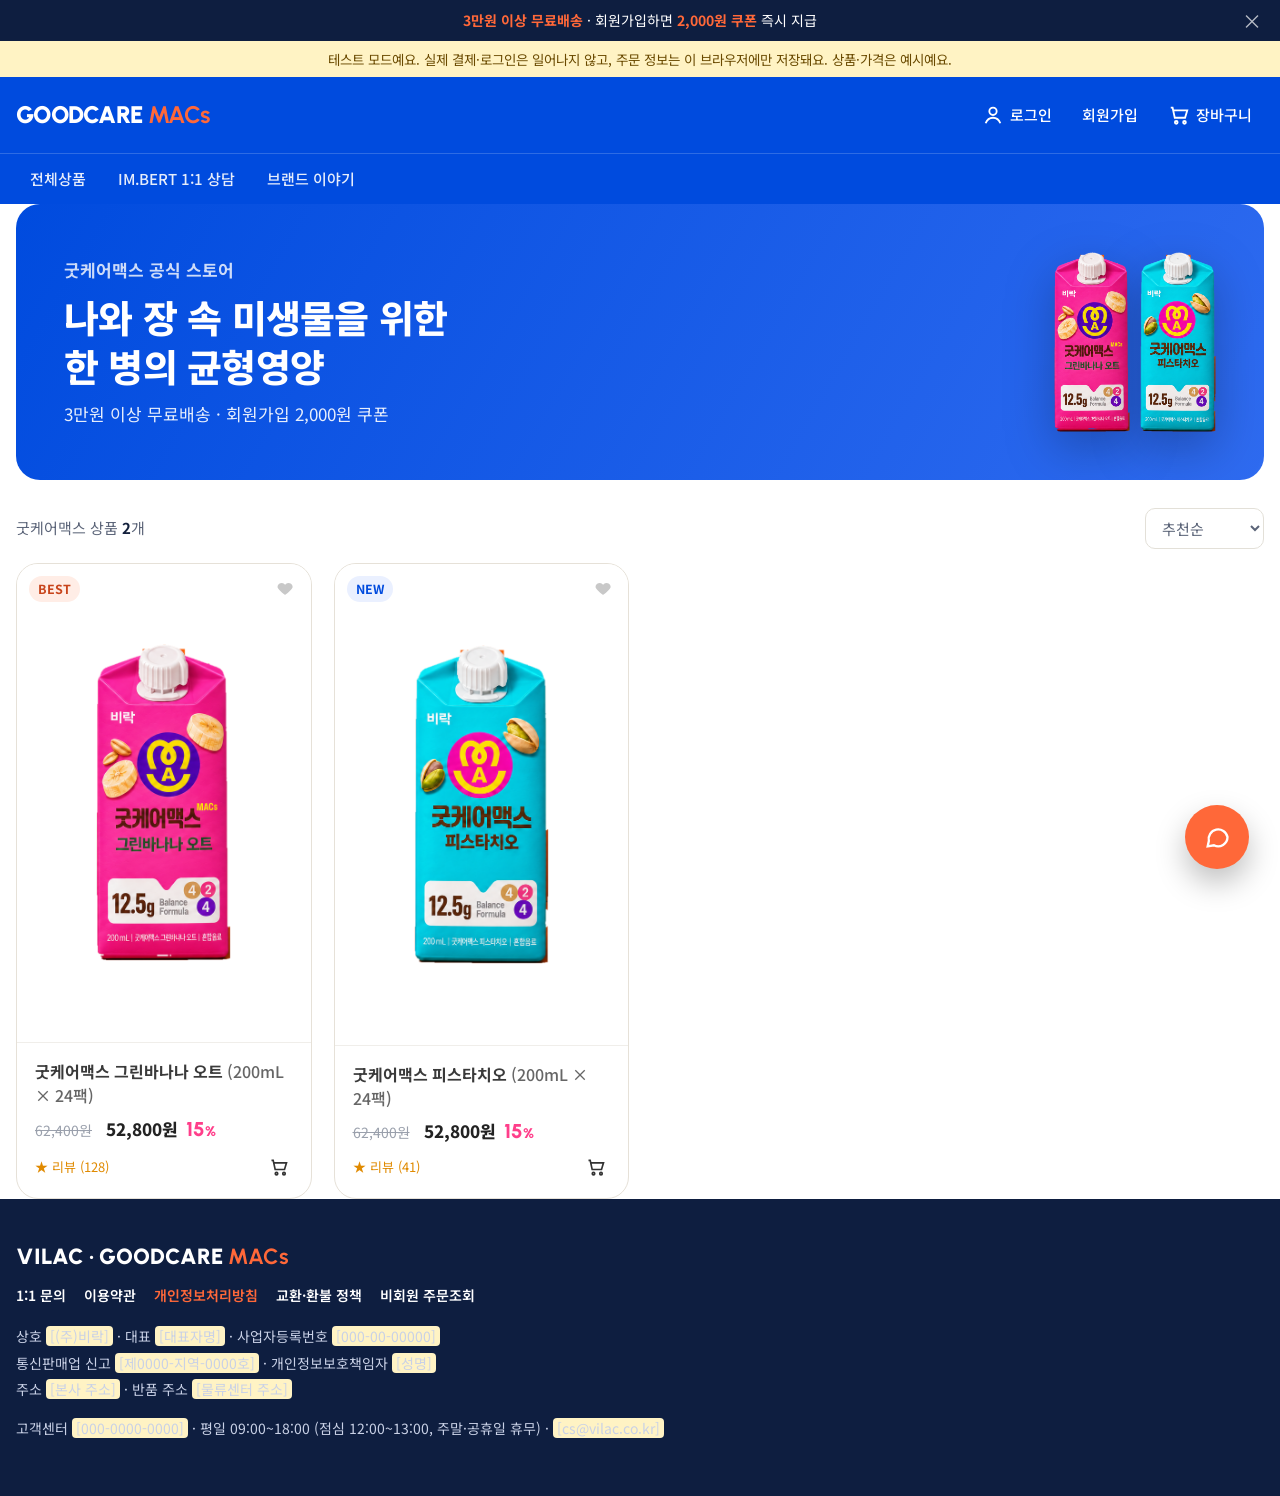
<file: v3/shop.html>
<!DOCTYPE html>
<html lang="ko">
<head>
<meta charset="utf-8">
<meta name="viewport" content="width=device-width, initial-scale=1, viewport-fit=cover">
<title>GOODCARE MACs Store</title>
<meta name="description" content="굿케어맥스 공식 스토어 — 장바구니, 회원·카카오 로그인, 주문·결제 흐름">
<link rel="preconnect" href="https://fonts.googleapis.com">
<link rel="preconnect" href="https://fonts.gstatic.com" crossorigin>
<link rel="stylesheet" href="https://fonts.googleapis.com/css2?family=Urbanist:wght@600;700;800;900&family=Noto+Sans+KR:wght@400;500;700;900&display=swap">
<style>
/* Store shell: 굿케어맥스 단독 스토어 cobalt header, light body for reading prices and forms. */
:root{
  --cobalt:#004BDE;--cobalt-d:#003BB1;--navy:#0E1E40;--orange:#FF6839;--kakao:#FEE500;
  --bg:#FFFFFF;--card:#fff;--line:#E3E0D8;--ink:#14213D;--sub:#5B6478;--ok:#0E8A4F;--err:#D63B1F;
  --display:"Urbanist","Helvetica Neue",Arial,sans-serif;
  --kr:"Noto Sans KR","Apple SD Gothic Neo","Malgun Gothic",sans-serif;
  color-scheme:light;
}
*{box-sizing:border-box}
body{margin:0}
:root{padding-top:env(safe-area-inset-top,0px);padding-bottom:env(safe-area-inset-bottom,0px)}
html,body{margin:0}
html{scroll-behavior:smooth}
body{margin:0;background:var(--bg);color:var(--ink);font:17px/1.65 var(--kr);-webkit-font-smoothing:antialiased;word-break:keep-all;overflow-x:hidden}
a{color:inherit;text-decoration:none}
button,input,select,textarea{font:inherit;color:inherit}
img{max-width:100%;display:block}
:focus-visible{outline:3px solid var(--orange);outline-offset:2px;border-radius:6px}
.wrap{max-width:1280px;margin:0 auto;padding:0 max(16px,env(safe-area-inset-left,0px))}
.hide{display:none!important}
.sr{position:absolute;width:1px;height:1px;overflow:hidden;clip:rect(0 0 0 0)}

/* promo + demo bars */
.promo{background:var(--navy);color:#fff;font-size:14px;text-align:center;padding:9px 40px;position:relative}
.promo b{color:var(--orange)}
.promo button{position:absolute;right:12px;top:50%;translate:0 -50%;background:none;border:0;color:#fff;opacity:.7;cursor:pointer;font-size:20px;line-height:1}
.demo{background:#FFF3C4;color:#6A4A00;font-size:13.5px;text-align:center;padding:7px 16px}

/* header */
header.st{background:var(--cobalt);color:#fff;position:sticky;top:0;z-index:40}
.hrow{display:flex;align-items:center;gap:18px;height:76px}
.logo{font:900 24px/1 var(--display);letter-spacing:-.03em;white-space:nowrap}
.logo b{color:var(--orange)}
.bsw{display:flex;gap:4px;background:rgba(255,255,255,.12);border-radius:999px;padding:4px}
.bsw a{padding:7px 16px;border-radius:999px;font-weight:700;font-size:15px;white-space:nowrap;transition:background .2s,color .2s}
.bsw a:hover{background:rgba(255,255,255,.18)}
.bsw a.on{background:#fff;color:var(--cobalt)}
.util{margin-left:auto;display:flex;align-items:center;gap:6px}
.util a,.util button{display:flex;align-items:center;gap:6px;padding:8px 12px;border-radius:999px;background:none;border:0;color:#fff;font-size:15px;font-weight:500;cursor:pointer;white-space:nowrap}
.util a:hover,.util button:hover{background:rgba(255,255,255,.14)}
.util svg{width:22px;height:22px}
.cartbtn{position:relative}
.cartbtn i{position:absolute;top:2px;right:2px;min-width:18px;height:18px;border-radius:9px;background:var(--orange);color:#fff;font:800 11px/18px var(--display);text-align:center;font-style:normal;padding:0 4px}
.menu{border-top:1px solid rgba(255,255,255,.18)}
.menu ul{display:flex;gap:4px;list-style:none;margin:0;padding:0;height:50px;align-items:center;overflow-x:auto;scrollbar-width:none}
.menu a{display:block;padding:6px 14px;border-radius:999px;font-size:15px;font-weight:500;opacity:.9;white-space:nowrap}
.menu a:hover,.menu a.on{background:rgba(255,255,255,.16);opacity:1}
@media (max-width:760px){
  .hrow{flex-wrap:wrap;height:auto;padding:12px 0;gap:10px 12px}
  .logo{font-size:21px}
  .bsw{order:3;width:100%;justify-content:space-between}
  .bsw a{flex:1;text-align:center;padding:8px 6px}
  .util .tx{display:none}
  .util a,.util button{padding:8px}
}

/* layout pieces */
main{min-height:60vh;padding:36px 0 80px}
main:focus{outline:none}
h1.pt{font:800 clamp(28px,3.2vw,40px)/1.25 var(--kr);letter-spacing:-.02em;margin:0 0 6px}
.pt-sub{color:var(--sub);margin:0 0 28px}
.crumb{font-size:14px;color:var(--sub);margin-bottom:14px}
.btn{display:inline-flex;align-items:center;justify-content:center;gap:8px;min-height:54px;padding:0 24px;border-radius:14px;border:1.5px solid var(--cobalt);background:var(--cobalt);color:#fff;font-weight:700;font-size:17px;cursor:pointer;transition:filter .15s,background .15s}
.btn:hover{filter:brightness(1.08)}
.btn.line{background:#fff;color:var(--cobalt)}
.btn.org{background:var(--orange);border-color:var(--orange)}
.btn.kakao{background:var(--kakao);border-color:var(--kakao);color:#191919}
.btn.block{width:100%}
.btn[disabled]{opacity:.45;cursor:not-allowed}
.btn.sm{min-height:42px;padding:0 16px;font-size:15px;border-radius:10px}
.box{background:var(--card);border:1px solid var(--line);border-radius:20px;padding:28px}
.muted{color:var(--sub)}
.tag{display:inline-block;font-size:12.5px;font-weight:700;padding:3px 9px;border-radius:999px;background:#EAF0FF;color:var(--cobalt)}
.tag.o{background:#FFEDE6;color:#C8441B}.tag.g{background:#E8E8E8;color:#555}
.price s{color:#9AA0AC;font-size:.85em;margin-right:6px}
.price b{font:800 1.15em var(--display)}
.price em{color:var(--orange);font-style:normal;font-weight:800;margin-right:6px}

/* hero strip on list */
.lhero{border-radius:24px;overflow:hidden;color:#fff;padding:clamp(28px,4vw,48px);display:grid;grid-template-columns:minmax(0,1.2fr) minmax(0,1fr);gap:20px;align-items:center;margin-bottom:28px}
.lhero.gcm{background:linear-gradient(120deg,#004BDE,#2F6BF0)}
.lhero.vilac{background:#fff;color:var(--ink);border:1px solid var(--line)}
.lhero.vilac p{opacity:.75}
.lhero.all{background:linear-gradient(120deg,#004BDE 0%,#0E1E40 100%)}
.lhero h2{font:800 clamp(26px,3vw,38px)/1.3 var(--kr);margin:0 0 10px;letter-spacing:-.02em}
.lhero p{margin:0;opacity:.9}
.lhero .art{display:flex;justify-content:flex-end;gap:10px;align-items:flex-end;min-height:140px}
.lhero .art img,.lhero .art svg{height:clamp(120px,14vw,190px);width:auto;filter:drop-shadow(0 16px 24px rgba(0,0,0,.25))}
@media (max-width:700px){.lhero{grid-template-columns:1fr}.lhero .art{justify-content:center}}
.chips{display:flex;gap:8px;flex-wrap:wrap;margin-bottom:22px}
.chips button{border:1.5px solid var(--line);background:#fff;border-radius:999px;padding:8px 16px;font-size:15px;font-weight:600;cursor:pointer}
.chips button.on{border-color:var(--cobalt);background:var(--cobalt);color:#fff}
.bar{display:flex;justify-content:space-between;align-items:center;margin:0 0 14px;font-size:15px;color:var(--sub)}
.bar select{border:1px solid var(--line);border-radius:10px;padding:8px 12px;background:#fff}

/* product grid */
.grid{display:grid;grid-template-columns:repeat(4,minmax(0,1fr));gap:22px}
@media (max-width:1100px){.grid{grid-template-columns:repeat(3,minmax(0,1fr))}}
@media (max-width:760px){.grid{grid-template-columns:repeat(2,minmax(0,1fr));gap:14px}}
.pc{background:#fff;border:1px solid #E6E1D8;border-radius:22px;overflow:hidden;display:flex;flex-direction:column;transition:transform .25s,box-shadow .25s}
.pc:hover{transform:translateY(-4px);box-shadow:0 14px 30px rgba(20,33,61,.1)}
.pc .ph{background:#fff;border-bottom:1px solid #F0EEEA;aspect-ratio:1/.92;display:grid;place-items:center;position:relative;padding:14%}
.pc .ph a{display:grid;place-items:center;height:100%;width:100%}
.pc .ph img{max-height:80%;max-width:80%;width:auto;height:auto;object-fit:contain;transition:transform .35s cubic-bezier(.3,1.5,.5,1)}.pc .ph svg{height:72%;width:auto}
.pc:hover .ph img{transform:scale(1.04)}
.pc .badges{position:absolute;left:12px;top:12px;display:flex;gap:6px;flex-wrap:wrap}
.wish{position:absolute;right:10px;top:10px;width:30px;height:30px;border-radius:50%;border:0;background:#fff;display:grid;place-items:center;cursor:pointer}
.wish svg{width:16px;height:16px;fill:#C8C8C8;stroke:none}
.wish.on svg{fill:var(--orange)}
.pc .tx{padding:16px 18px 16px;display:grid;gap:8px;flex:1}
.pc h3{margin:0;font-size:16px;line-height:1.5;font-weight:700;color:#3A3A3A}
.pc h3 .opt-l{font-weight:500;color:#666}
.pc .price{display:flex;align-items:baseline;gap:8px;flex-wrap:wrap}
.pc .price s{color:#9AA0AC;font-size:14px}
.pc .price b{font:800 17px var(--kr);color:#222}
.pc .price em{font:800 20px var(--display);color:#FF3E8A;font-style:normal}.pc .price em small{font-size:.7em}
.pc .ft{display:flex;justify-content:space-between;align-items:center;margin-top:auto}
.pc .rv{font-size:13px;color:#E08A00}
.cart-i{width:30px;height:30px;border:0;background:none;display:grid;place-items:center;cursor:pointer;color:#333;border-radius:8px;font-size:15px}
.cart-i:hover{background:#F1EFEA}.cart-i svg{width:20px;height:20px}
@media (max-width:760px){.pc .tx{padding:12px}.pc h3{font-size:14.5px}.pc .price b{font-size:15px}.pc .price em{font-size:17px}}

/* detail */
.pd{display:grid;grid-template-columns:minmax(0,1fr) minmax(0,1fr);gap:clamp(24px,4vw,56px);align-items:start}
@media (max-width:860px){.pd{grid-template-columns:1fr}}
.pd .gal{border-radius:24px;aspect-ratio:1;display:grid;place-items:center;padding:40px;position:sticky;top:150px}
.pd .gal.gcm,.pd .gal.vilac{background:#fff;border:1px solid var(--line)}
.pd .gal img{max-height:86%;width:auto}.pd .gal svg{height:82%;width:auto}
@media (max-width:860px){.pd .gal{position:static}}
.pd h1{font:800 clamp(26px,2.6vw,34px)/1.35 var(--kr);margin:6px 0 8px}
.pd .price{font-size:22px;margin:8px 0 18px}
.dl{display:grid;grid-template-columns:110px 1fr;gap:10px 14px;padding:16px 0;border-top:1px solid var(--line);border-bottom:1px solid var(--line);font-size:15.5px;margin-bottom:18px}
.dl dt{color:var(--sub)}.dl dd{margin:0}
.fld{display:grid;gap:8px;margin-bottom:16px}
.fld>label,.fld>.lb{font-weight:700;font-size:15.5px}
.opts{display:grid;gap:8px}
.opt{display:flex;align-items:center;justify-content:space-between;gap:10px;border:1.5px solid var(--line);border-radius:14px;padding:14px 16px;cursor:pointer;background:#fff}
.opt input{accent-color:var(--cobalt);width:20px;height:20px}
.opt:has(input:checked){border-color:var(--cobalt);background:#F3F6FF}
.opt .l{display:flex;align-items:center;gap:10px}
.qty{display:inline-flex;align-items:center;border:1.5px solid var(--line);border-radius:12px;overflow:hidden;background:#fff}
.qty button{width:44px;height:44px;border:0;background:#fff;font-size:20px;cursor:pointer}
.qty input{width:52px;text-align:center;border:0;height:44px;font-weight:700}
.sumline{display:flex;justify-content:space-between;align-items:baseline;padding:16px 0;border-top:2px solid var(--ink);margin-top:6px}
.sumline b{font:800 26px var(--display);color:var(--cobalt)}
.btns{display:grid;grid-template-columns:1fr 1fr;gap:10px}
.info{margin-top:56px}
.info h2{font-size:22px;margin:0 0 14px}
.tbl{width:100%;border-collapse:collapse;font-size:15px;background:#fff;border-radius:14px;overflow:hidden}
.tbl th,.tbl td{border-bottom:1px solid var(--line);padding:12px 14px;text-align:left;vertical-align:top}
.tbl th{width:30%;background:#FAF8F3;font-weight:600;color:var(--sub)}

/* cart / checkout */
.two{display:grid;grid-template-columns:minmax(0,1fr) 380px;gap:28px;align-items:start}
@media (max-width:960px){.two{grid-template-columns:1fr}}
.sticky{position:sticky;top:150px}
@media (max-width:960px){.sticky{position:static}}
.ci{display:grid;grid-template-columns:28px 92px minmax(0,1fr) auto;gap:16px;align-items:center;padding:18px 0;border-bottom:1px solid var(--line)}
.ci .th{width:92px;height:92px;border-radius:14px;display:grid;place-items:center;padding:8px}
.ci .th.gcm,.ci .th.vilac{background:#fff;border:1px solid var(--line)}
.ci .th img{max-height:100%;width:auto}.ci .th svg{height:100%;width:auto}
.ci h3{font-size:16.5px;margin:0 0 2px}
.ci .r{display:grid;justify-items:end;gap:8px}
.ci input[type=checkbox]{width:20px;height:20px;accent-color:var(--cobalt)}
.x{border:0;background:none;color:var(--sub);cursor:pointer;font-size:14px;text-decoration:underline}
@media (max-width:600px){.ci{grid-template-columns:24px 72px minmax(0,1fr)}.ci .th{width:72px;height:72px}.ci .r{grid-column:2/-1;justify-items:start;grid-auto-flow:column;align-items:center;justify-content:space-between}}
.sum{display:grid;gap:10px;font-size:16px}
.sum div{display:flex;justify-content:space-between}
.sum .tot{border-top:2px solid var(--ink);padding-top:14px;margin-top:4px;font-weight:700}
.sum .tot b{font:800 26px var(--display);color:var(--cobalt)}
.note{font-size:14px;color:var(--sub);background:#FAF8F3;border-radius:12px;padding:12px 14px}
.empty{text-align:center;padding:64px 20px}
.empty p{color:var(--sub);margin:8px 0 22px}

/* forms */
.form{max-width:520px;margin:0 auto}
.in{width:100%;height:54px;border:1.5px solid var(--line);border-radius:12px;padding:0 16px;background:#fff;font-size:17px}
.in:focus{border-color:var(--cobalt);outline:none}
.in.bad{border-color:var(--err)}
.hint{font-size:13.5px;color:var(--sub)}
.err{font-size:13.5px;color:var(--err);min-height:0}
.row2{display:grid;grid-template-columns:1fr auto;gap:8px}
.or{display:flex;align-items:center;gap:12px;color:var(--sub);font-size:14px;margin:22px 0}
.or::before,.or::after{content:"";flex:1;height:1px;background:var(--line)}
.links{display:flex;justify-content:center;gap:18px;font-size:15px;color:var(--sub);margin-top:18px}
.links a{text-decoration:underline}
.agree{border:1.5px solid var(--line);border-radius:14px;background:#fff;overflow:hidden}
.agree label{display:flex;align-items:center;gap:10px;padding:13px 16px;cursor:pointer;font-size:15.5px}
.agree label+label{border-top:1px solid var(--line)}
.agree .all{background:#F3F6FF;font-weight:700}
.agree input{width:20px;height:20px;accent-color:var(--cobalt);flex:none}
.agree a{margin-left:auto;font-size:13.5px;color:var(--sub);text-decoration:underline}
.pm{display:grid;grid-template-columns:repeat(3,minmax(0,1fr));gap:8px}
@media (max-width:600px){.pm{grid-template-columns:repeat(2,minmax(0,1fr))}}
.pm label{border:1.5px solid var(--line);border-radius:12px;padding:14px 10px;text-align:center;cursor:pointer;font-weight:600;font-size:15px;background:#fff}
.pm input{position:absolute;opacity:0}
.pm label:has(input:checked){border-color:var(--cobalt);background:#F3F6FF;color:var(--cobalt)}
.sec{margin-bottom:22px}
.sec h2{font-size:19px;margin:0 0 14px;display:flex;justify-content:space-between;align-items:center}

/* mypage */
.mp{display:grid;grid-template-columns:230px minmax(0,1fr);gap:28px;align-items:start}
@media (max-width:860px){.mp{grid-template-columns:1fr}}
.mpnav{display:grid;gap:4px}
.mpnav a{padding:12px 16px;border-radius:12px;font-weight:600}
.mpnav a.on{background:var(--cobalt);color:#fff}
@media (max-width:860px){.mpnav{grid-auto-flow:column;overflow-x:auto}.mpnav a{white-space:nowrap}}
.stat{display:grid;grid-template-columns:repeat(4,minmax(0,1fr));gap:10px;margin-bottom:22px}
.stat div{background:#fff;border:1px solid var(--line);border-radius:14px;padding:16px;text-align:center}
.stat b{display:block;font:800 26px var(--display);color:var(--cobalt)}
@media (max-width:600px){.stat{grid-template-columns:repeat(2,minmax(0,1fr))}}
.ord{background:#fff;border:1px solid var(--line);border-radius:16px;padding:20px;margin-bottom:12px}
.ord .hd{display:flex;justify-content:space-between;gap:10px;flex-wrap:wrap;font-size:14.5px;color:var(--sub);margin-bottom:10px}
.st-badge{font-weight:800;font-size:14px;padding:3px 10px;border-radius:999px;background:#EAF0FF;color:var(--cobalt)}
.st-badge.CANCELLED{background:#EEE;color:#666}.st-badge.PAID{background:#E5F5EC;color:var(--ok)}
.steps{display:flex;gap:6px;margin:12px 0 4px;font-size:13px}
.steps span{flex:1;text-align:center;padding:6px 4px;border-radius:8px;background:#F1EFEA;color:#8A8F9C}
.steps span.on{background:var(--cobalt);color:#fff}

/* doc pages */
.doc{max-width:860px}
.doc h2{font-size:20px;margin:28px 0 10px}
.doc p,.doc li{color:#333}
.ph-fill{background:#FFF3C4;padding:0 4px;border-radius:4px}

/* modal + toast */
.dim{position:fixed;inset:0;background:rgba(10,18,40,.55);z-index:80;display:grid;place-items:center;padding:16px;animation:fade .2s}
.modal{background:#fff;border-radius:22px;max-width:440px;width:100%;padding:28px;box-shadow:0 30px 80px rgba(0,0,0,.3);max-height:90vh;overflow:auto}
.modal h3{margin:0 0 6px;font-size:21px}
.kk-head{display:flex;align-items:center;gap:10px;margin-bottom:14px}
.kk-head i{width:40px;height:40px;border-radius:12px;background:var(--kakao);display:grid;place-items:center;font-style:normal;font-weight:900}
.pay-h{display:flex;justify-content:space-between;align-items:center;margin-bottom:16px}
.pay-amt{font:800 30px var(--display);color:var(--cobalt);margin:4px 0 16px}
.spin{width:44px;height:44px;border-radius:50%;border:4px solid #E3E8F6;border-top-color:var(--cobalt);animation:sp 1s linear infinite;margin:10px auto 16px}
@keyframes sp{to{transform:rotate(360deg)}}
@keyframes fade{from{opacity:0}}
.toast{position:fixed;left:50%;bottom:28px;translate:-50% 0;background:var(--ink);color:#fff;padding:14px 22px;border-radius:14px;z-index:90;font-size:15.5px;box-shadow:0 12px 30px rgba(0,0,0,.25);animation:fade .2s;max-width:calc(100% - 32px);text-align:center}

/* footer */
footer.ft{background:var(--navy);color:#C9D1E6;font-size:14px;padding:44px 0 56px}
footer.ft .lg{font:900 22px var(--display);color:#fff;margin-bottom:14px}
footer.ft .lg b{color:var(--orange)}
footer.ft .pol{display:flex;gap:18px;flex-wrap:wrap;margin-bottom:16px}
footer.ft .pol a{color:#fff;font-weight:600}
footer.ft .pol a.b{color:var(--orange)}
footer.ft .biz{line-height:1.9}
footer.ft .cs{margin-top:14px}
/* ===== floating inquiry button ===== */
.ask{position:fixed;right:clamp(16px,2.4vw,32px);bottom:clamp(16px,2.4vw,32px);z-index:60;display:grid;justify-items:end;gap:12px}
.ask-btn{width:64px;height:64px;border-radius:50%;border:0;background:#FF6839;color:#fff;display:grid;place-items:center;cursor:pointer;box-shadow:0 14px 30px rgba(0,0,0,.25);transition:transform .2s}
.ask-btn:hover{transform:scale(1.06)}
.ask-btn svg{width:28px;height:28px}
.ask-btn small{position:absolute;bottom:-20px;font:700 12px/1 "Noto Sans KR",sans-serif;color:#FF6839;text-shadow:0 0 6px #fff}
.ask-panel{width:min(320px,calc(100vw - 32px));background:#fff;color:#14213D;border-radius:20px;padding:20px;box-shadow:0 24px 60px rgba(0,0,0,.3);display:none}
.ask.open .ask-panel{display:block;animation:fade .2s}
.ask-panel h3{margin:0 0 4px;font:800 19px/1.3 "Noto Sans KR",sans-serif}
.ask-panel p{margin:0 0 14px;font-size:14px;color:#5B6478}
.ask-panel a{display:flex;align-items:center;gap:12px;padding:13px 14px;border-radius:14px;border:1.5px solid #E3E0D8;margin-top:8px;font:700 15.5px/1.3 "Noto Sans KR",sans-serif}
.ask-panel a:hover{border-color:#004BDE;background:#F3F6FF}
.ask-panel a i{width:34px;height:34px;border-radius:10px;display:grid;place-items:center;font-style:normal;font-weight:900;flex:none}
.ask-panel a span small{display:block;font:500 13px/1.3 "Noto Sans KR",sans-serif;color:#5B6478}
@media (prefers-reduced-motion:reduce){*,*::before,*::after{animation:none!important;transition:none!important}}
</style>

<div class="promo" id="promo"><b>3만원 이상 무료배송</b> · 회원가입하면 <b>2,000원 쿠폰</b> 즉시 지급<button type="button" aria-label="닫기" id="promoX">×</button></div>
</head>
<body>
<div class="demo" id="demoBar">테스트 모드예요. 실제 결제·로그인은 일어나지 않고, 주문 정보는 이 브라우저에만 저장돼요. 상품·가격은 예시예요.</div>

<header class="st">
  <div class="wrap hrow">
    <a class="logo" href="index.html" title="굿케어맥스 브랜드 페이지">GOODCARE <b>MACs</b></a>
    <div class="util" id="util"></div>
  </div>
  <nav class="menu" aria-label="쇼핑 메뉴"><div class="wrap"><ul id="menu"></ul></div></nav>
</header>

<main id="view" class="wrap" tabindex="-1"></main>

<footer class="ft">
  <div class="wrap">
    <div class="lg">VILAC · GOODCARE <b>MACs</b></div>
    <div class="pol"><a href="#/inquiry">1:1 문의</a><a href="#/doc/terms">이용약관</a><a class="b" href="#/doc/privacy">개인정보처리방침</a><a href="#/doc/refund">교환·환불 정책</a><a href="#/guest">비회원 주문조회</a></div>
    <div class="biz">
      상호 <span class="ph-fill">[(주)비락]</span> · 대표 <span class="ph-fill">[대표자명]</span> · 사업자등록번호 <span class="ph-fill">[000-00-00000]</span><br>
      통신판매업 신고 <span class="ph-fill">[제0000-지역-0000호]</span> · 개인정보보호책임자 <span class="ph-fill">[성명]</span><br>
      주소 <span class="ph-fill">[본사 주소]</span> · 반품 주소 <span class="ph-fill">[물류센터 주소]</span>
    </div>
    <div class="cs">고객센터 <span class="ph-fill">[000-0000-0000]</span> · 평일 09:00~18:00 (점심 12:00~13:00, 주말·공휴일 휴무) · <span class="ph-fill">[cs@vilac.co.kr]</span></div>
  </div>
</footer>

<script>
/* =====================================================================
   STORE CONFIG
   mode 'demo'  : everything runs in this browser (localStorage) — for design review.
   mode 'live'  : set apiBase + kakaoJsKey + tossClientKey; the same UI calls the server.
   ===================================================================== */
const CONFIG={
  mode:'demo',
  apiBase:'',              // e.g. https://api.vilac-store.kr  (live)
  kakaoJsKey:'',           // Kakao Developers > 앱 키 > JavaScript 키 (live)
  tossClientKey:'',        // 토스페이먼츠 클라이언트 키 (test_ck_… / live_ck_…)
  freeShipping:30000, shippingFee:3000, signupCoupon:2000, pointRate:.01
};

/* ---------- catalog (예시 상품·가격 — 실제 SKU로 교체) ---------- */
const MILK=(fill,band,label)=>`<svg viewBox="0 0 120 200" role="img" aria-label="${label.split(' ').slice(1).join(' ')}"><path d="M30 34 60 14 90 34Z" fill="${fill}"/><rect x="56" y="6" width="14" height="14" rx="3" fill="#fff" stroke="#ccc"/><rect x="30" y="34" width="60" height="156" rx="6" fill="#fff" stroke="#ddd"/><rect x="30" y="98" width="60" height="58" fill="${band}"/><text x="60" y="76" text-anchor="middle" font-family="Noto Sans KR" font-weight="900" font-size="15" fill="${band}">VILAC</text><text x="60" y="132" text-anchor="middle" font-family="Noto Sans KR" font-weight="700" font-size="11" fill="#fff">${label.split(' ')[0]}</text></svg>`;
const PRODUCTS=[
  {id:'gcm-banana',bg:'#FFC4DE',brand:'gcm',cat:'nutrition',name:'굿케어맥스 그린바나나 오트',sub:'Nutrition Formula · 200mL · 식이섬유 12.5g',img:'assets/gcm-pack-banana2.png',badges:[['BEST','o']],
   desc:'그린바나나와 오트로 맛을 낸 균형영양식에 장 속 미생물을 위한 MAC을 더했어요.',
   options:[{id:'24',label:'200mL × 24팩',price:52800,list:62400},{id:'48',label:'200mL × 48팩',price:99800,list:124800}],reviews:128},
  {id:'gcm-pistachio',bg:'#B7ECF2',brand:'gcm',cat:'nutrition',name:'굿케어맥스 피스타치오',sub:'Nutrition Formula · 200mL · 식이섬유 12.5g',img:'assets/gcm-pack-pistachio.png',badges:[['NEW','']],
   desc:'고소한 피스타치오 맛 균형영양식에 장 속 미생물을 위한 MAC을 더했어요.',
   options:[{id:'24',label:'200mL × 24팩',price:52800,list:62400},{id:'48',label:'200mL × 48팩',price:99800,list:124800}],reviews:41},
];
const BRAND={gcm:'굿케어맥스',vilac:'비락',all:'전체'};
const won=n=>(Math.round(n)||0).toLocaleString('ko-KR')+'원';
const esc=s=>String(s??'').replace(/[&<>"']/g,c=>({'&':'&amp;','<':'&lt;','>':'&gt;','"':'&quot;',"'":'&#39;'}[c]));
const P=id=>PRODUCTS.find(p=>p.id===id);
const art=(p,cls='')=>p.img?`<img src="${p.img}" alt="${esc(p.name)}" class="${cls}" loading="lazy">`:p.svg;

/* =====================================================================
   DATA LAYER — demo backend in localStorage. In live mode each method maps
   1:1 to a server endpoint (see LOGIC.md); prices/amounts are ALWAYS
   recomputed on the server, never trusted from the browser.
   ===================================================================== */
const LS={get(k,d){try{const v=localStorage.getItem('vs.'+k);return v?JSON.parse(v):d;}catch(e){return d;}},set(k,v){try{localStorage.setItem('vs.'+k,JSON.stringify(v));}catch(e){}}};
const mem={};const DB={get(k,d){return k in mem?mem[k]:(mem[k]=LS.get(k,d));},set(k,v){mem[k]=v;LS.set(k,v);}};
async function sha(s){if(crypto.subtle){const b=await crypto.subtle.digest('SHA-256',new TextEncoder().encode('vs:'+s));return [...new Uint8Array(b)].map(x=>x.toString(16).padStart(2,'0')).join('');}return 'x'+s.length;}
const uid=p=>p+Date.now().toString(36).toUpperCase()+Math.random().toString(36).slice(2,6).toUpperCase();
const today=()=>{const d=new Date();return d.getFullYear()+'.'+String(d.getMonth()+1).padStart(2,'0')+'.'+String(d.getDate()).padStart(2,'0');};

const API={
  me(){const s=DB.get('session',null);if(!s)return null;return DB.get('users',[]).find(u=>u.id===s.uid)||null;},
  _save(u){const us=DB.get('users',[]);const i=us.findIndex(x=>x.id===u.id);if(i<0)us.push(u);else us[i]=u;DB.set('users',us);},
  _login(u){DB.set('session',{uid:u.id,at:Date.now()});Cart.mergeGuest();},
  async signup(f){
    const us=DB.get('users',[]);
    if(us.some(u=>u.email===f.email))throw new Error('이미 가입된 이메일이에요. 로그인해 주세요.');
    const u={id:uid('U'),provider:'email',email:f.email,pw:await sha(f.pw),name:f.name,phone:f.phone,
      agree:{terms:true,privacy:true,age14:true,marketing:!!f.marketing,at:new Date().toISOString()},
      coupons:[{id:uid('C'),name:'신규가입 쿠폰',amount:CONFIG.signupCoupon,min:10000,used:false}],points:0,wish:[],addr:[],created:today()};
    this._save(u);this._login(u);return u;},
  async login(email,pw){
    const u=DB.get('users',[]).find(x=>x.email===email&&x.provider==='email');
    if(!u||u.pw!==await sha(pw))throw new Error('이메일 또는 비밀번호가 맞지 않아요.');
    this._login(u);return u;},
  // Kakao: browser gets an auth code → server exchanges it for a token and profile → finds or creates the member.
  kakao(profile){
    const us=DB.get('users',[]);let u=us.find(x=>x.provider==='kakao'&&x.kakaoId===profile.id);
    let isNew=false;
    if(!u){isNew=true;u={id:uid('U'),provider:'kakao',kakaoId:profile.id,email:profile.email||'',name:profile.nickname||'',phone:'',agree:null,
      coupons:[{id:uid('C'),name:'신규가입 쿠폰',amount:CONFIG.signupCoupon,min:10000,used:false}],points:0,wish:[],addr:[],created:today()};this._save(u);}
    this._login(u);return {user:u,needsInfo:isNew||!u.agree||!u.phone};},
  completeProfile(f){const u=this.me();Object.assign(u,{name:f.name,phone:f.phone,agree:{terms:true,privacy:true,age14:true,marketing:!!f.marketing,at:new Date().toISOString()}});this._save(u);return u;},
  logout(){DB.set('session',null);},
  withdraw(){const u=this.me();if(!u)return;DB.set('users',DB.get('users',[]).filter(x=>x.id!==u.id));DB.set('session',null);},
  toggleWish(pid){const u=this.me();if(!u)return null;const i=u.wish.indexOf(pid);i<0?u.wish.push(pid):u.wish.splice(i,1);this._save(u);return i<0;},
  /* pricing is computed here (server side in live) */
  quote(items,couponId,usePoints){
    const u=this.me();let sub=0,list=0;const lines=[];
    for(const it of items){const p=P(it.pid),o=p&&p.options.find(x=>x.id===it.oid);if(!p||!o||p.soldOut||p.comingSoon)continue;
      const unit=it.sub?Math.round(o.price*.95/10)*10:o.price;sub+=unit*it.qty;list+=o.list*it.qty;lines.push({...it,name:p.name,opt:o.label,unit,amount:unit*it.qty,brand:p.brand});}
    const shipFee=sub===0?0:(sub>=CONFIG.freeShipping?0:CONFIG.shippingFee);
    let coupon=0;const c=u&&couponId?u.coupons.find(x=>x.id===couponId&&!x.used):null;if(c&&sub>=c.min)coupon=Math.min(c.amount,sub);
    const pts=u?Math.max(0,Math.min(usePoints|0,u.points,sub-coupon)):0;
    return {lines,sub,list,shipFee,coupon,couponId:coupon?c.id:null,points:pts,total:sub+shipFee-coupon-pts};},
  createOrder({items,couponId,usePoints,orderer,ship,method,guestPw}){
    const q=this.quote(items,couponId,usePoints);if(!q.lines.length)throw new Error('주문할 수 있는 상품이 없어요.');
    const u=this.me();
    const o={id:'VL'+new Date().toISOString().slice(2,10).replace(/-/g,'')+'-'+Math.random().toString(36).slice(2,7).toUpperCase(),
      uid:u?u.id:null,guestPw:u?null:guestPw,orderer,ship,method,...q,status:'PENDING',created:new Date().toISOString(),history:[{s:'PENDING',at:new Date().toISOString()}]};
    const os=DB.get('orders',[]);os.unshift(o);DB.set('orders',os);return o;},
  // after the PG window returns: server calls the PG confirm API and checks amount === order.total
  confirmPayment(orderId,paymentKey,amount){
    const os=DB.get('orders',[]);const o=os.find(x=>x.id===orderId);if(!o)throw new Error('주문을 찾을 수 없어요.');
    if(o.status!=='PENDING')return o;
    if(Number(amount)!==o.total){o.status='FAILED';o.history.push({s:'FAILED',at:new Date().toISOString(),why:'amount mismatch'});DB.set('orders',os);throw new Error('결제 금액이 주문 금액과 달라 결제를 취소했어요.');}
    o.status='PAID';o.paymentKey=paymentKey;o.history.push({s:'PAID',at:new Date().toISOString()});DB.set('orders',os);
    const u=this.me();if(u){if(o.couponId){const c=u.coupons.find(x=>x.id===o.couponId);if(c)c.used=true;}u.points=u.points-o.points+Math.floor(o.sub*CONFIG.pointRate);this._save(u);}
    Cart.removeOrdered(o.lines);return o;},
  failPayment(orderId,why){const os=DB.get('orders',[]);const o=os.find(x=>x.id===orderId);if(o&&o.status==='PENDING'){o.status='FAILED';o.history.push({s:'FAILED',at:new Date().toISOString(),why});DB.set('orders',os);}},
  cancelOrder(orderId,reason){
    const os=DB.get('orders',[]);const o=os.find(x=>x.id===orderId);
    if(!o||!['PAID','PREPARING'].includes(o.status))throw new Error('배송 준비 전 주문만 바로 취소할 수 있어요.');
    o.status='CANCELLED';o.history.push({s:'CANCELLED',at:new Date().toISOString(),why:reason});DB.set('orders',os);
    const u=this.me();if(u&&o.uid===u.id){if(o.couponId){const c=u.coupons.find(x=>x.id===o.couponId);if(c)c.used=false;}u.points=Math.max(0,u.points+o.points-Math.floor(o.sub*CONFIG.pointRate));this._save(u);}
    return o;},
  myOrders(){const u=this.me();return u?DB.get('orders',[]).filter(o=>o.uid===u.id):[];},
  order(id){return DB.get('orders',[]).find(o=>o.id===id)||null;},
  guestOrder(id,phone,pw){const o=DB.get('orders',[]).find(x=>x.id===id.trim().toUpperCase()&&!x.uid);if(!o||o.orderer.phone.replace(/\D/g,'')!==phone.replace(/\D/g,'')||o.guestPw!==pw)throw new Error('주문 정보를 찾을 수 없어요. 주문번호·휴대폰·주문 비밀번호를 확인해 주세요.');return o;}
};

/* ---------- cart: guest cart lives in the browser; merges into member cart at login ---------- */
const Cart={
  key(){const u=API.me();return u?'cart.'+u.id:'cart.guest';},
  all(){return DB.get(this.key(),[]).filter(x=>{const p=P(x.pid);return p&&p.options.some(o=>o.id===x.oid);});},
  save(c){DB.set(this.key(),c);paintUtil();},
  add(pid,oid,qty,sub){const p=P(pid);if(!p||p.soldOut||p.comingSoon)return false;const c=this.all();const f=c.find(x=>x.pid===pid&&x.oid===oid&&!!x.sub===!!sub);
    if(f)f.qty=Math.min(99,f.qty+qty);else c.push({key:uid('K'),pid,oid,qty,sub:!!sub,checked:true});this.save(c);return true;},
  set(key,patch){const c=this.all();const f=c.find(x=>x.key===key);if(f)Object.assign(f,patch);this.save(c);},
  remove(keys){this.save(this.all().filter(x=>!keys.includes(x.key)));},
  count(){return this.all().reduce((a,b)=>a+b.qty,0);},
  mergeGuest(){const g=DB.get('cart.guest',[]);if(!g.length)return;const k=this.key();const c=DB.get(k,[]);
    for(const it of g){const f=c.find(x=>x.pid===it.pid&&x.oid===it.oid&&x.sub===it.sub);if(f)f.qty=Math.min(99,f.qty+it.qty);else c.push(it);}DB.set(k,c);DB.set('cart.guest',[]);},
  removeOrdered(lines){const keys=lines.map(l=>l.key).filter(Boolean);if(keys.length)this.remove(keys);}
};

/* ---------- Kakao login adapter ---------- */
const Kakao_={
  async start(){
    if(CONFIG.mode==='live'&&CONFIG.kakaoJsKey){
      // live: redirect to Kakao consent; Kakao returns ?code= to /oauth/kakao on the server
      await loadScript('https://t1.kakaocdn.net/kakao_js_sdk/2.7.4/kakao.min.js');
      if(!window.Kakao.isInitialized())window.Kakao.init(CONFIG.kakaoJsKey);
      window.Kakao.Auth.authorize({redirectUri:CONFIG.apiBase+'/oauth/kakao',scope:'profile_nickname,account_email,phone_number',state:location.hash});
      return null;
    }
    // demo: simulated Kakao consent sheet
    return new Promise(res=>{
      const d=modal(`<div class="kk-head"><i>K</i><div><b>카카오계정으로 로그인</b><div class="muted" style="font-size:14px">VILAC Store가 다음 정보를 요청해요</div></div></div>
        <div class="agree" style="margin-bottom:16px"><label><input type="checkbox" checked disabled> [필수] 닉네임</label><label><input type="checkbox" checked disabled> [필수] 카카오계정(이메일)</label><label><input type="checkbox" id="kkPhone" checked> [선택] 휴대폰 번호</label></div>
        <p class="note" style="margin:0 0 16px">테스트 모드라 실제 카카오 계정에 연결하지 않고 가상 계정으로 로그인해요.</p>
        <div class="btns"><button class="btn line" data-x>취소</button><button class="btn kakao" id="kkOk">동의하고 계속하기</button></div>`);
      d.querySelector('[data-x]').onclick=()=>{close();res(null);};
      d.querySelector('#kkOk').onclick=()=>{close();res({id:'kakao_demo_1',nickname:'카카오 고객',email:'kakao.demo@kakao.com'});};
    });
  }
};

/* ---------- payment adapter (Toss Payments; PortOne/이니시스 swap in here) ---------- */
const Pay={
  async request(o){
    if(CONFIG.mode==='live'&&CONFIG.tossClientKey){
      await loadScript('https://js.tosspayments.com/v2/standard');
      const toss=window.TossPayments(CONFIG.tossClientKey);
      const payment=toss.payment({customerKey:o.uid||window.TossPayments.ANONYMOUS});
      const map={CARD:'CARD',KAKAOPAY:'CARD',TOSSPAY:'CARD',TRANSFER:'TRANSFER',VBANK:'VIRTUAL_ACCOUNT'};
      const base=location.href.split('#')[0];
      return payment.requestPayment({method:map[o.method],amount:{currency:'KRW',value:o.total},orderId:o.id,orderName:o.lines[0].name+(o.lines.length>1?` 외 ${o.lines.length-1}건`:''),
        customerName:o.orderer.name,customerMobilePhone:o.orderer.phone.replace(/\D/g,''),
        successUrl:base+'#/pay/success',failUrl:base+'#/pay/fail'});
    }
    // demo: simulated PG window
    const d=modal(`<div class="pay-h"><b>결제하기 · 테스트</b><span class="tag">${esc(METHODS[o.method])}</span></div>
      <div class="muted" style="font-size:14px">주문번호 ${esc(o.id)}</div><div class="pay-amt">${won(o.total)}</div>
      <div class="spin" aria-hidden="true"></div><p style="text-align:center;margin:0 0 18px">결제가 끝날 때까지 이 창을 닫지 마세요.</p>
      <div class="btns"><button class="btn line" data-r="fail">결제 실패로 테스트</button><button class="btn" data-r="ok">결제 승인</button></div>`);
    d.querySelectorAll('[data-r]').forEach(b=>b.onclick=()=>{close();
      if(b.dataset.r==='ok')go(`#/pay/success?paymentKey=demo_${Date.now()}&orderId=${o.id}&amount=${o.total}`);
      else go(`#/pay/fail?code=USER_CANCEL&message=${encodeURIComponent('결제를 취소했어요.')}&orderId=${o.id}`);});
  }
};
const METHODS={CARD:'신용·체크카드',KAKAOPAY:'카카오페이',TOSSPAY:'토스페이',NAVERPAY:'네이버페이',TRANSFER:'계좌이체',VBANK:'무통장(가상계좌)'};
const STATUS={PENDING:'결제 대기',PAID:'결제 완료',PREPARING:'상품 준비중',SHIPPING:'배송중',DELIVERED:'배송 완료',CANCELLED:'주문 취소',FAILED:'결제 실패',RETURN_REQ:'반품 신청'};

/* ---------- ui helpers ---------- */
function loadScript(src){return new Promise((ok,no)=>{const s=document.createElement('script');s.src=src;s.onload=ok;s.onerror=()=>no(new Error('스크립트를 불러오지 못했어요.'));document.head.appendChild(s);});}
let dimEl=null;
function modal(html){close();dimEl=document.createElement('div');dimEl.className='dim';dimEl.innerHTML=`<div class="modal" role="dialog" aria-modal="true">${html}</div>`;document.body.appendChild(dimEl);const m=dimEl.firstChild;setTimeout(()=>{const f=m.querySelector('button,input');f&&f.focus();},30);return m;}
function close(){if(dimEl){dimEl.remove();dimEl=null;}}
let tt;function toast(msg){document.querySelectorAll('.toast').forEach(t=>t.remove());const t=document.createElement('div');t.className='toast';t.role='status';t.textContent=msg;document.body.appendChild(t);clearTimeout(tt);tt=setTimeout(()=>t.remove(),2600);}
function go(h){if(location.hash===h)route();else location.hash=h;}
function parse(){const h=location.hash.slice(1)||'/list?brand=gcm';const [path,qs]=h.split('?');return {parts:path.split('/').filter(Boolean),q:new URLSearchParams(qs||'')};}
const V=document.getElementById('view');
function render(html){V.innerHTML=html;window.scrollTo({top:0});}
const ICON={user:'<svg viewBox="0 0 24 24" fill="none" stroke="currentColor" stroke-width="2"><circle cx="12" cy="8" r="4"/><path d="M4 21c1.5-4 4.5-6 8-6s6.5 2 8 6"/></svg>',
  cart:'<svg viewBox="0 0 24 24" fill="none" stroke="currentColor" stroke-width="2"><path d="M3 4h2l2.4 11h11.2L21 7H6.2"/><circle cx="9" cy="20" r="1.5"/><circle cx="18" cy="20" r="1.5"/></svg>',
  heart:'<svg viewBox="0 0 24 24"><path d="M12 20s-7-4.4-9-9a5 5 0 0 1 9-3 5 5 0 0 1 9 3c-2 4.6-9 9-9 9z"/></svg>'};
let curBrand='gcm';
function paintUtil(){
  const u=API.me();const n=Cart.count();
  document.getElementById('util').innerHTML=(u?`<a href="#/my">${ICON.user}<span class="tx">${esc(u.name||'회원')}님</span></a><button type="button" id="lo"><span class="tx">로그아웃</span><span class="sr">로그아웃</span></button>`
    :`<a href="#/login">${ICON.user}<span class="tx">로그인</span></a><a href="#/signup" class="tx-only"><span class="tx">회원가입</span></a>`)+
    `<a href="#/cart" class="cartbtn" aria-label="장바구니 ${n}개">${ICON.cart}<span class="tx">장바구니</span>${n?`<i>${n>99?'99+':n}</i>`:''}</a>`;
  const lo=document.getElementById('lo');if(lo)lo.onclick=()=>{API.logout();toast('로그아웃했어요.');paintUtil();route();};
  document.querySelectorAll('.bsw a').forEach(a=>a.classList.toggle('on',a.dataset.b===curBrand));
  const m={gcm:[['전체상품','#/list?brand=gcm'],['IM.BERT 1:1 상담','#/imbert'],['브랜드 이야기','index.html']],
    vilac:[['전체상품','#/list?brand=vilac'],['우유','#/list?brand=vilac&cat=milk'],['코코브루니','#/list?brand=vilac&cat=coco'],['유기농 주스·야채사랑','#/list?brand=vilac&cat=juice'],['식혜','#/list?brand=vilac&cat=sikhye'],['라떼·건강음료','#/list?brand=vilac&cat=drink']],
    all:[['전체상품','#/list?brand=all'],['비락','#/list?brand=vilac'],['굿케어맥스','#/list?brand=gcm']]}[curBrand];
  document.getElementById('menu').innerHTML=m.map(([t,h])=>`<li><a href="${h}"${location.hash===h?' class="on"':''}>${t}</a></li>`).join('');
}
function needLogin(next){go('#/login?next='+encodeURIComponent(next));}

/* =====================================================================
   VIEWS
   ===================================================================== */
const views={
  list(q){
    const b='gcm';curBrand=b;const cat=q.get('cat')||'';
    let ps=PRODUCTS.filter(p=>b==='all'||p.brand===b);
    if(['milk','coco','juice','sikhye','drink'].includes(cat))ps=ps.filter(p=>p.cat===cat);
    const sort=q.get('sort')||'rec';
    if(sort==='low')ps=[...ps].sort((a,c)=>a.options[0].price-c.options[0].price);
    if(sort==='high')ps=[...ps].sort((a,c)=>c.options[0].price-a.options[0].price);
    if(sort==='rev')ps=[...ps].sort((a,c)=>c.reviews-a.reviews);
    const hero={gcm:['나와 장 속 미생물을 위한<br>한 병의 균형영양','굿케어맥스 공식 스토어',`<img src="assets/gcm-pack-banana2.png" alt=""><img src="assets/gcm-pack-pistachio.png" alt="">`],
      vilac:['매일 아침,<br>비락의 올바른 우유','비락 공식 스토어',`<img src="https://www.vilac.co.kr/superboard/data/product/thumb/3697238908_b5VtU0A4_9d2ecee63907f47d8ff86be0e19dfc6f3ae847ee.jpeg" alt=""><img src="https://www.vilac.co.kr/superboard/data/product/thumb/3697238908_3VDb25fh_01b2b9b9e21d31f183b6e714834538fc71852fd8.png" alt="">`],
      all:['비락과 굿케어맥스를<br>한 번에 담아보세요','VILAC 통합 스토어',`<img src="assets/gcm-pack-banana2.png" alt=""><img src="https://www.vilac.co.kr/superboard/data/product/thumb/3697238908_YAMgxG27_e8175f121f0980457c7c9ba68eac0abcec962c25.png" alt="">`]}[b];
    const u=API.me();
    const base=`#/list?brand=${b}${cat?'&cat='+cat:''}`;
    render(`<section class="lhero ${b}"><div><div style="font-weight:700;opacity:.8;margin-bottom:8px">${hero[1]}</div><h2>${hero[0]}</h2><p>3만원 이상 무료배송 · 회원가입 2,000원 쿠폰</p></div><div class="art" aria-hidden="true">${hero[2]}</div></section>
      <div class="bar"><span>${BRAND[b]} 상품 <b style="color:var(--ink)">${ps.length}</b>개</span>
        <label><span class="sr">정렬</span><select id="sort">${[['rec','추천순'],['rev','리뷰 많은순'],['low','낮은 가격순'],['high','높은 가격순']].map(([v,t])=>`<option value="${v}"${v===sort?' selected':''}>${t}</option>`).join('')}</select></label></div>
      ${ps.length?`<div class="grid">${ps.map(p=>card(p,u)).join('')}</div>`:`<div class="empty box"><b>조건에 맞는 상품이 없어요.</b><p>다른 카테고리를 골라보세요.</p></div>`}`);
    V.querySelector('#sort').onchange=e=>go(base+'&sort='+e.target.value);
    bindCards();
  },
  product(q,[,id]){
    const p=P(id);if(!p)return views.notfound();curBrand=p.brand;
    const u=API.me();const wished=u&&u.wish.includes(p.id);const o0=p.options[0];
    render(`<div class="crumb"><a href="#/list?brand=${p.brand}">${BRAND[p.brand]}</a> › ${esc(p.name)}</div>
      <div class="pd"><div class="gal ${p.brand}">${art(p)}</div>
      <div><div class="br" style="color:var(--cobalt);font-weight:700">${BRAND[p.brand]}</div><h1>${esc(p.name)}</h1><div class="muted">${esc(p.sub)}</div>
        <div class="price" id="pp"></div>
        <dl class="dl"><dt>배송비</dt><dd>3,000원 · 3만원 이상 무료</dd><dt>배송</dt><dd>평일 오후 2시 이전 결제 시 당일 출고</dd><dt>적립</dt><dd>결제 금액의 1% (회원)</dd><dt>리뷰</dt><dd>${p.reviews.toLocaleString()}개</dd></dl>
        <p>${esc(p.desc)}</p>
        ${p.comingSoon?`<div class="note">출시 예정 상품이에요. 출시되면 알림을 보내드릴게요.</div><button class="btn block line" style="margin-top:14px" id="notify">출시 알림 받기</button>`:
         p.soldOut?`<div class="note">일시 품절이에요. 재입고되면 알려드릴게요.</div><button class="btn block line" style="margin-top:14px" id="notify">재입고 알림 받기</button>`:
        `<div class="fld"><span class="lb">구성</span><div class="opts">${p.options.map((o,i)=>`<label class="opt"><span class="l"><input type="radio" name="opt" value="${o.id}"${i?'':' checked'}>${esc(o.label)}</span><span class="price"><s>${won(o.list)}</s><b>${won(o.price)}</b></span></label>`).join('')}</div></div>
        ${p.subscribe?`<div class="fld"><span class="lb">구매 방법</span><div class="opts"><label class="opt"><span class="l"><input type="radio" name="buy" value="once" checked>한 번 구매</span></label><label class="opt"><span class="l"><input type="radio" name="buy" value="sub">정기배송 <span class="tag o">5% 할인</span></span><span class="muted" style="font-size:14px">2·4주마다, 언제든 해지</span></label></div></div>`:''}
        <div class="fld"><span class="lb">수량</span><div class="qty"><button type="button" data-q="-1" aria-label="수량 빼기">−</button><input id="qn" value="1" inputmode="numeric" aria-label="수량"><button type="button" data-q="1" aria-label="수량 더하기">+</button></div></div>
        <div class="sumline"><span>총 상품금액</span><b id="ptot"></b></div>
        <div class="btns"><button class="btn line" id="toCart">장바구니</button><button class="btn org" id="buyNow">바로 구매</button></div>`}
        <button class="btn line block" style="margin-top:10px;border-color:var(--line);color:var(--ink)" id="wishBtn">${wished?'♥ 관심상품에 담겼어요':'♡ 관심상품'}</button>
      </div></div>
      <section class="info"><h2>상품정보 제공고시</h2><table class="tbl">
        <tr><th>식품의 유형</th><td><span class="ph-fill">[식품유형 — 예: 균형영양조제식품 / 우유]</span></td></tr>
        <tr><th>제조원 · 소재지</th><td><span class="ph-fill">[제조사명 · 주소]</span></td></tr>
        <tr><th>제조연월일 · 소비기한</th><td>제품 별도 표기</td></tr><tr><th>포장단위별 내용물의 용량</th><td>${esc(p.options.map(o=>o.label).join(' / '))}</td></tr>
        <tr><th>원재료명 및 함량</th><td><span class="ph-fill">[원재료 표기]</span></td></tr><tr><th>영양성분</th><td><span class="ph-fill">[영양성분표]</span></td></tr>
        <tr><th>보관방법</th><td>${p.sub.includes('냉장')?'냉장 보관(0~10℃)':'직사광선을 피해 서늘한 곳에 보관'}</td></tr>
        <tr><th>소비자 상담</th><td><span class="ph-fill">[고객센터 번호]</span></td></tr></table>
        <h2 style="margin-top:36px">배송 · 교환 · 환불</h2><p class="muted">식품 특성상 단순 변심에 의한 교환·환불은 수령 후 개봉 전에만 가능해요. 상품 하자·오배송은 수령 후 7일 이내 고객센터로 알려주세요. <a href="#/doc/refund" style="text-decoration:underline">자세히 보기</a></p></section>`);
    const wb=V.querySelector('#wishBtn');wb.onclick=()=>{if(!API.me())return needLogin(location.hash);const on=API.toggleWish(p.id);wb.textContent=on?'♥ 관심상품에 담겼어요':'♡ 관심상품';toast(on?'관심상품에 담았어요.':'관심상품에서 뺐어요.');};
    const nt=V.querySelector('#notify');if(nt){nt.onclick=()=>{if(!API.me())return needLogin(location.hash);toast('알림을 신청했어요. 카카오 알림톡으로 알려드릴게요.');};return;}
    const qn=V.querySelector('#qn');
    const sel=()=>({oid:V.querySelector('[name=opt]:checked').value,sub:(V.querySelector('[name=buy]:checked')||{}).value==='sub',qty:Math.max(1,Math.min(99,parseInt(qn.value)||1))});
    const upd=()=>{const s=sel();qn.value=s.qty;const o=p.options.find(x=>x.id===s.oid);const unit=s.sub?Math.round(o.price*.95/10)*10:o.price;
      V.querySelector('#pp').innerHTML=`<em>${Math.round((1-o.price/o.list)*100)}%</em><s>${won(o.list)}</s><b>${won(unit)}</b>${s.sub?' <span class="tag o">정기배송가</span>':''}`;V.querySelector('#ptot').textContent=won(unit*s.qty);};
    V.querySelectorAll('[name=opt],[name=buy]').forEach(r=>r.onchange=upd);qn.oninput=upd;
    V.querySelectorAll('[data-q]').forEach(b=>b.onclick=()=>{qn.value=(parseInt(qn.value)||1)+ +b.dataset.q;upd();});upd();
    V.querySelector('#toCart').onclick=()=>{const s=sel();Cart.add(p.id,s.oid,s.qty,s.sub);
      const m=modal(`<h3>장바구니에 담았어요</h3><p class="muted" style="margin:0 0 18px">${esc(p.name)} · ${s.qty}개</p><div class="btns"><button class="btn line" data-x>계속 쇼핑</button><a class="btn" href="#/cart" data-x>장바구니 보기</a></div>`);
      m.querySelectorAll('[data-x]').forEach(x=>x.addEventListener('click',close));};
    V.querySelector('#buyNow').onclick=()=>{const s=sel();DB.set('buynow',[{key:null,pid:p.id,oid:s.oid,qty:s.qty,sub:s.sub,checked:true}]);
      API.me()?go('#/checkout?from=now'):go('#/login?next='+encodeURIComponent('#/checkout?from=now')+'&guest=1');};
  },
  cart(){
    const c=Cart.all();
    if(!c.length)return render(`<h1 class="pt">장바구니</h1><div class="empty box"><b style="font-size:20px">장바구니가 비어 있어요</b><p>마음에 드는 상품을 담아보세요.</p><a class="btn" href="#/list?brand=${curBrand}">쇼핑하러 가기</a></div>`);
    const sel=c.filter(x=>x.checked);const q=API.quote(sel);
    const left=CONFIG.freeShipping-q.sub;
    render(`<h1 class="pt">장바구니</h1><p class="pt-sub">${API.me()?'':'로그인하면 장바구니가 저장되고 2,000원 쿠폰을 받을 수 있어요.'}</p>
      <div class="two"><div class="box" style="padding:8px 24px 20px">
        <div style="display:flex;justify-content:space-between;align-items:center;padding:14px 0;border-bottom:1px solid var(--line)"><label style="display:flex;gap:10px;align-items:center;font-weight:700"><input type="checkbox" id="all" style="width:20px;height:20px;accent-color:var(--cobalt)"${sel.length===c.length?' checked':''}> 전체 선택 (${sel.length}/${c.length})</label><button class="x" id="delSel">선택 삭제</button></div>
        ${c.map(it=>{const p=P(it.pid),o=p.options.find(x=>x.id===it.oid);const bad=p.soldOut||p.comingSoon;const unit=it.sub?Math.round(o.price*.95/10)*10:o.price;
          return `<div class="ci"><input type="checkbox" data-ck="${it.key}"${it.checked&&!bad?' checked':''}${bad?' disabled':''} aria-label="${esc(p.name)} 선택">
            <a class="th ${p.brand}" href="#/product/${p.id}">${art(p)}</a>
            <div><div style="font-size:13px;color:var(--cobalt);font-weight:700">${BRAND[p.brand]}</div><h3>${esc(p.name)}</h3><div class="muted" style="font-size:14.5px">${esc(o.label)}${it.sub?' · <span class="tag o">정기배송</span>':''}</div>${bad?'<div class="err">품절된 상품이라 주문할 수 없어요.</div>':''}</div>
            <div class="r"><div class="qty"><button type="button" data-d="${it.key}" data-v="-1" aria-label="빼기">−</button><input value="${it.qty}" data-qi="${it.key}" inputmode="numeric" aria-label="수량"><button type="button" data-d="${it.key}" data-v="1" aria-label="더하기">+</button></div><b>${won(unit*it.qty)}</b><button class="x" data-rm="${it.key}">삭제</button></div></div>`;}).join('')}
      </div>
      <aside class="box sticky"><h2 style="margin:0 0 16px;font-size:19px">결제 예정 금액</h2>
        <div class="sum"><div><span>상품 금액</span><span>${won(q.sub)}</span></div><div><span>배송비</span><span>${q.shipFee?won(q.shipFee):'무료'}</span></div><div class="tot"><span>합계</span><b>${won(q.total)}</b></div></div>
        ${q.sub&&left>0?`<p class="note" style="margin:14px 0 0">${won(left)} 더 담으면 무료배송이에요.</p>`:''}
        <button class="btn org block" style="margin-top:16px" id="order"${q.lines.length?'':' disabled'}>${q.lines.length}개 상품 주문하기</button></aside></div>`);
    V.querySelector('#all').onchange=e=>{Cart.save(Cart.all().map(x=>({...x,checked:e.target.checked&&!P(x.pid).soldOut&&!P(x.pid).comingSoon})));route();};
    V.querySelectorAll('[data-ck]').forEach(x=>x.onchange=()=>{Cart.set(x.dataset.ck,{checked:x.checked});route();});
    V.querySelectorAll('[data-d]').forEach(b=>b.onclick=()=>{const it=Cart.all().find(x=>x.key===b.dataset.d);Cart.set(it.key,{qty:Math.max(1,Math.min(99,it.qty+ +b.dataset.v))});route();});
    V.querySelectorAll('[data-qi]').forEach(i=>i.onchange=()=>{Cart.set(i.dataset.qi,{qty:Math.max(1,Math.min(99,parseInt(i.value)||1))});route();});
    V.querySelectorAll('[data-rm]').forEach(b=>b.onclick=()=>{Cart.remove([b.dataset.rm]);route();});
    V.querySelector('#delSel').onclick=()=>{const k=Cart.all().filter(x=>x.checked).map(x=>x.key);if(!k.length)return toast('삭제할 상품을 골라주세요.');Cart.remove(k);route();};
    V.querySelector('#order').onclick=()=>{DB.set('buynow',null);API.me()?go('#/checkout?from=cart'):go('#/login?next='+encodeURIComponent('#/checkout?from=cart')+'&guest=1');};
  },
  login(q){
    if(API.me())return go(q.get('next')||'#/my');
    const next=q.get('next')||'#/my';const guest=q.get('guest');
    render(`<div class="form"><h1 class="pt" style="text-align:center">로그인</h1><p class="pt-sub" style="text-align:center">비락 · 굿케어맥스 통합 회원</p>
      <button class="btn kakao block" id="kk"><svg width="20" height="20" viewBox="0 0 24 24" aria-hidden="true"><path fill="#191919" d="M12 3C6.5 3 2 6.5 2 10.8c0 2.8 1.9 5.2 4.7 6.6l-1 3.6c-.1.3.3.6.6.4l4.2-2.8c.5.1 1 .1 1.5.1 5.5 0 10-3.5 10-7.9S17.5 3 12 3z"/></svg>카카오로 3초 만에 시작하기</button>
      <div class="or">또는 이메일로 로그인</div>
      <form id="lf" novalidate><div class="fld"><label for="le">이메일</label><input class="in" id="le" type="email" autocomplete="email" required></div>
      <div class="fld"><label for="lp">비밀번호</label><input class="in" id="lp" type="password" autocomplete="current-password" required></div>
      <div class="err" id="lerr" role="alert"></div><button class="btn block" style="margin-top:8px">로그인</button></form>
      <div class="links"><a href="#/signup?next=${encodeURIComponent(next)}">회원가입</a><a href="#/find">비밀번호 찾기</a><a href="#/guest">비회원 주문조회</a></div>
      ${guest?`<div class="or">회원가입 없이</div><button class="btn line block" id="gbuy">비회원으로 주문하기</button><p class="hint" style="text-align:center;margin-top:8px">비회원은 쿠폰·적립금 혜택을 받을 수 없어요.</p>`:''}</div>`);
    V.querySelector('#kk').onclick=async()=>{const prof=await Kakao_.start();if(!prof)return;const r=API.kakao(prof);paintUtil();
      if(r.needsInfo)go('#/kakao-info?next='+encodeURIComponent(next));else{toast('카카오로 로그인했어요.');go(next);}};
    V.querySelector('#lf').onsubmit=async e=>{e.preventDefault();const em=V.querySelector('#le').value.trim(),pw=V.querySelector('#lp').value;const er=V.querySelector('#lerr');
      if(!em||!pw){er.textContent='이메일과 비밀번호를 입력해 주세요.';return;}
      try{await API.login(em,pw);paintUtil();toast('로그인했어요.');go(next);}catch(x){er.textContent=x.message;}};
    const g=V.querySelector('#gbuy');if(g)g.onclick=()=>go(next+(next.includes('?')?'&':'?')+'guest=1');
  },
  signup(q){
    if(API.me())return go('#/my');const next=q.get('next')||'#/my';
    render(`<div class="form"><h1 class="pt" style="text-align:center">회원가입</h1><p class="pt-sub" style="text-align:center">가입하면 2,000원 쿠폰을 바로 드려요</p>
      <button class="btn kakao block" id="kk">카카오로 간편 가입</button><div class="or">또는 이메일로 가입</div>
      <form id="sf" novalidate>
        <div class="fld"><label for="se">이메일</label><input class="in" id="se" type="email" autocomplete="email"><div class="err" data-e="se"></div></div>
        <div class="fld"><label for="sp">비밀번호</label><input class="in" id="sp" type="password" autocomplete="new-password"><div class="hint">영문·숫자·특수문자 중 2가지 이상, 8~20자</div><div class="err" data-e="sp"></div></div>
        <div class="fld"><label for="sp2">비밀번호 확인</label><input class="in" id="sp2" type="password" autocomplete="new-password"><div class="err" data-e="sp2"></div></div>
        <div class="fld"><label for="sn">이름</label><input class="in" id="sn" autocomplete="name"><div class="err" data-e="sn"></div></div>
        <div class="fld"><label for="sh">휴대폰 번호</label><div class="row2"><input class="in" id="sh" inputmode="tel" autocomplete="tel" placeholder="010-0000-0000"><button type="button" class="btn line sm" id="otp" style="min-height:54px">인증번호 받기</button></div>
          <div class="row2 hide" id="otpRow" style="margin-top:8px"><input class="in" id="oc" inputmode="numeric" placeholder="인증번호 6자리"><button type="button" class="btn sm" id="otpOk" style="min-height:54px">확인</button></div><div class="hint" id="otpHint"></div><div class="err" data-e="sh"></div></div>
        ${agreeBox()}
        <div class="err" id="serr" role="alert"></div><button class="btn block" style="margin-top:14px">가입하기</button></form></div>`);
    bindAgree();
    let verified=false,code='';
    V.querySelector('#otp').onclick=()=>{const ph=fmtPhone(V.querySelector('#sh').value);V.querySelector('#sh').value=ph;if(!/^01[016789]-\d{3,4}-\d{4}$/.test(ph))return setErr('sh','휴대폰 번호를 확인해 주세요.');setErr('sh','');
      code=String(Math.floor(100000+Math.random()*900000));V.querySelector('#otpRow').classList.remove('hide');V.querySelector('#otpHint').textContent=CONFIG.mode==='demo'?`테스트 인증번호: ${code} (실서비스는 문자로 발송)`:'문자로 인증번호를 보냈어요. 3분 안에 입력해 주세요.';};
    V.querySelector('#otpOk').onclick=()=>{if(V.querySelector('#oc').value.trim()===code){verified=true;V.querySelector('#otpHint').textContent='✓ 인증됐어요.';V.querySelector('#otpRow').classList.add('hide');}else setErr('sh','인증번호가 맞지 않아요.');};
    V.querySelector('#kk').onclick=()=>V.querySelector('#kk').closest('.form')&&views._kakao(next);
    V.querySelector('#sf').onsubmit=async e=>{e.preventDefault();let ok=true;const g=id=>V.querySelector('#'+id).value.trim();
      ['se','sp','sp2','sn','sh'].forEach(k=>setErr(k,''));
      if(!/^[^\s@]+@[^\s@]+\.[^\s@]+$/.test(g('se'))){setErr('se','이메일 형식을 확인해 주세요.');ok=false;}
      const pw=V.querySelector('#sp').value;const kinds=[/[a-zA-Z]/,/\d/,/[^a-zA-Z\d]/].filter(r=>r.test(pw)).length;
      if(pw.length<8||pw.length>20||kinds<2){setErr('sp','비밀번호 조건을 확인해 주세요.');ok=false;}
      if(pw!==V.querySelector('#sp2').value){setErr('sp2','비밀번호가 서로 달라요.');ok=false;}
      if(g('sn').length<2){setErr('sn','이름을 입력해 주세요.');ok=false;}
      if(!verified){setErr('sh','휴대폰 인증을 완료해 주세요.');ok=false;}
      const a=readAgree();if(!a.ok){V.querySelector('#serr').textContent='필수 약관에 동의해 주세요.';ok=false;}else V.querySelector('#serr').textContent='';
      if(!ok){const f=V.querySelector('.err:not(:empty)');f&&f.scrollIntoView({block:'center',behavior:'smooth'});return;}
      try{await API.signup({email:g('se'),pw,name:g('sn'),phone:fmtPhone(g('sh')),marketing:a.marketing});paintUtil();
        modal(`<h3>가입을 환영해요 🎉</h3><p class="muted" style="margin:0 0 18px">신규가입 쿠폰 ${won(CONFIG.signupCoupon)}을 드렸어요. 마이페이지에서 확인할 수 있어요.</p><button class="btn block" id="wOk">계속하기</button>`).querySelector('#wOk').onclick=()=>{close();go(next);};
      }catch(x){V.querySelector('#serr').textContent=x.message;}};
  },
  async _kakao(next){const prof=await Kakao_.start();if(!prof)return;const r=API.kakao(prof);paintUtil();if(r.needsInfo)go('#/kakao-info?next='+encodeURIComponent(next));else go(next);},
  'kakao-info'(q){
    const u=API.me();if(!u)return go('#/login');const next=q.get('next')||'#/my';
    render(`<div class="form"><h1 class="pt" style="text-align:center">거의 다 됐어요</h1><p class="pt-sub" style="text-align:center">주문·배송 안내를 위해 아래 정보만 확인해 주세요.</p>
      <form id="kf" novalidate><div class="fld"><label for="kn">이름</label><input class="in" id="kn" value="${esc(u.name)}"><div class="err" data-e="kn"></div></div>
      <div class="fld"><label for="kh">휴대폰 번호</label><input class="in" id="kh" inputmode="tel" value="${esc(u.phone)}" placeholder="010-0000-0000"><div class="err" data-e="kh"></div></div>
      ${agreeBox()}<div class="err" id="kerr" role="alert"></div><button class="btn block" style="margin-top:14px">동의하고 가입 완료</button></form></div>`);
    bindAgree();
    V.querySelector('#kf').onsubmit=e=>{e.preventDefault();let ok=true;const n=V.querySelector('#kn').value.trim(),h=fmtPhone(V.querySelector('#kh').value);
      setErr('kn','');setErr('kh','');if(n.length<2){setErr('kn','이름을 입력해 주세요.');ok=false;}if(!/^01[016789]-\d{3,4}-\d{4}$/.test(h)){setErr('kh','휴대폰 번호를 확인해 주세요.');ok=false;}
      const a=readAgree();if(!a.ok){V.querySelector('#kerr').textContent='필수 약관에 동의해 주세요.';ok=false;}if(!ok)return;
      API.completeProfile({name:n,phone:h,marketing:a.marketing});paintUtil();toast(`가입 완료! ${won(CONFIG.signupCoupon)} 쿠폰을 드렸어요.`);go(next);};
  },
  find(){render(`<div class="form"><h1 class="pt" style="text-align:center">비밀번호 찾기</h1><p class="pt-sub" style="text-align:center">가입한 이메일로 재설정 링크를 보내드려요.</p>
    <form id="ff"><div class="fld"><label for="fe">이메일</label><input class="in" id="fe" type="email"></div><button class="btn block">재설정 링크 보내기</button></form>
    <p class="hint" style="text-align:center;margin-top:14px">카카오로 가입했다면 카카오 로그인을 이용해 주세요.</p></div>`);
    V.querySelector('#ff').onsubmit=e=>{e.preventDefault();toast('입력한 이메일이 가입되어 있다면 재설정 링크를 보냈어요.');};},
  checkout(q){
    const u=API.me();const guest=!u;if(guest&&!q.get('guest'))return go('#/login?next='+encodeURIComponent('#/checkout?from='+(q.get('from')||'cart'))+'&guest=1');
    const items=(q.get('from')==='now'?DB.get('buynow',null):null)||Cart.all().filter(x=>x.checked);
    let st={couponId:null,points:0};
    const qt=()=>API.quote(items,st.couponId,st.points);
    if(!qt().lines.length)return go('#/cart');
    const addr=u&&u.addr[0]||{};
    const cps=u?u.coupons.filter(c=>!c.used):[];
    render(`<h1 class="pt">주문 · 결제</h1><p class="pt-sub">${guest?'비회원 주문이에요. 주문조회에 쓸 비밀번호를 정해 주세요.':''}</p>
    <form id="cf" class="two" novalidate><div>
      <section class="box sec"><h2>주문 상품 <span class="muted" style="font-size:15px;font-weight:500">${qt().lines.length}건</span></h2>${qt().lines.map(l=>{const p=P(l.pid);return `<div class="ci" style="grid-template-columns:72px minmax(0,1fr) auto"><span class="th ${p.brand}" style="width:72px;height:72px">${art(p)}</span><div><h3>${esc(l.name)}</h3><div class="muted" style="font-size:14px">${esc(l.opt)} · ${l.qty}개${l.sub?' · 정기배송':''}</div></div><b>${won(l.amount)}</b></div>`;}).join('')}</section>
      <section class="box sec"><h2>주문자</h2>
        <div class="fld"><label for="on">이름</label><input class="in" id="on" value="${esc(u?u.name:'')}"><div class="err" data-e="on"></div></div>
        <div class="fld"><label for="oh">휴대폰</label><input class="in" id="oh" inputmode="tel" value="${esc(u?u.phone:'')}" placeholder="010-0000-0000"><div class="err" data-e="oh"></div></div>
        <div class="fld"><label for="oe">이메일 (주문 안내)</label><input class="in" id="oe" type="email" value="${esc(u?u.email:'')}"></div>
        ${guest?`<div class="fld"><label for="gp">주문조회 비밀번호</label><input class="in" id="gp" type="password" placeholder="숫자 4~6자리" inputmode="numeric"><div class="err" data-e="gp"></div></div>`:''}</section>
      <section class="box sec"><h2>배송지 ${u?'<label style="font-size:15px;font-weight:500;display:flex;gap:6px;align-items:center"><input type="checkbox" id="same" style="accent-color:var(--cobalt)"> 주문자와 같음</label>':''}</h2>
        <div class="fld"><label for="rn">받는 분</label><input class="in" id="rn" value="${esc(addr.name||'')}"><div class="err" data-e="rn"></div></div>
        <div class="fld"><label for="rh">연락처</label><input class="in" id="rh" inputmode="tel" value="${esc(addr.phone||'')}"><div class="err" data-e="rh"></div></div>
        <div class="fld"><label for="zip">주소</label><div class="row2"><input class="in" id="zip" placeholder="우편번호" value="${esc(addr.zip||'')}" readonly><button type="button" class="btn line sm" id="zipBtn" style="min-height:54px">주소 검색</button></div>
          <input class="in" id="a1" placeholder="기본 주소" value="${esc(addr.a1||'')}" style="margin-top:8px" readonly><input class="in" id="a2" placeholder="상세 주소 (동·호수)" value="${esc(addr.a2||'')}" style="margin-top:8px"><div class="err" data-e="a1"></div></div>
        <div class="fld"><label for="memo">배송 요청사항</label><select class="in" id="memo"><option>문 앞에 놓아주세요</option><option>경비실에 맡겨주세요</option><option>배송 전 연락 바랍니다</option><option>택배함에 넣어주세요</option></select></div>
        ${u?'<label style="display:flex;gap:8px;align-items:center;font-size:15px"><input type="checkbox" id="saveAddr" checked style="accent-color:var(--cobalt)"> 기본 배송지로 저장</label>':''}</section>
      ${u?`<section class="box sec"><h2>할인</h2>
        <div class="fld"><label for="cp">쿠폰</label><select class="in" id="cp"><option value="">${cps.length?'쿠폰 선택':'사용할 수 있는 쿠폰이 없어요'}</option>${cps.map(c=>`<option value="${c.id}">${esc(c.name)} · ${won(c.amount)} (${won(c.min)} 이상)</option>`).join('')}</select></div>
        <div class="fld"><label for="pt">적립금 <span class="muted" style="font-weight:400">보유 ${won(u.points)}</span></label><div class="row2"><input class="in" id="pt" inputmode="numeric" value="0"><button type="button" class="btn line sm" id="ptAll" style="min-height:54px">모두 사용</button></div></div></section>`:''}
      <section class="box sec"><h2>결제 수단</h2><div class="pm">${Object.entries(METHODS).map(([k,v],i)=>`<label><input type="radio" name="pm" value="${k}"${i?'':' checked'}>${v}</label>`).join('')}</div>
        <p class="hint" style="margin-top:10px">결제는 PG사 결제창에서 안전하게 진행돼요. 카드 정보는 VILAC Store에 저장되지 않아요.</p></section>
    </div>
    <aside class="box sticky"><h2 style="margin:0 0 16px;font-size:19px">최종 결제 금액</h2><div class="sum" id="sum"></div>
      <div class="agree" style="margin-top:16px"><label class="all"><input type="checkbox" id="payAgree"> 주문 내용을 확인했으며 결제에 동의합니다 (필수)</label></div>
      <div class="hint" style="margin-top:8px">· 개인정보 제3자 제공(배송업체)·결제대행 서비스 이용약관에 동의합니다. <a href="#/doc/privacy" style="text-decoration:underline">보기</a></div>
      <div class="err" id="cerr" role="alert" style="margin-top:8px"></div>
      <button class="btn org block" style="margin-top:14px" id="payBtn">결제하기</button></aside></form>`);
    const paint=()=>{const r=qt();V.querySelector('#sum').innerHTML=`<div><span>상품 금액</span><span>${won(r.sub)}</span></div><div><span>배송비</span><span>${r.shipFee?won(r.shipFee):'무료'}</span></div>${r.coupon?`<div><span>쿠폰 할인</span><span style="color:var(--orange)">−${won(r.coupon)}</span></div>`:''}${r.points?`<div><span>적립금</span><span style="color:var(--orange)">−${won(r.points)}</span></div>`:''}<div class="tot"><span>합계</span><b>${won(r.total)}</b></div>${u?`<div class="muted" style="font-size:14px"><span>적립 예정</span><span>${won(Math.floor(r.sub*CONFIG.pointRate))}</span></div>`:''}`;V.querySelector('#payBtn').textContent=won(r.total)+' 결제하기';};
    paint();
    const cp=V.querySelector('#cp');if(cp)cp.onchange=()=>{st.couponId=cp.value||null;const r=qt();if(cp.value&&!r.coupon)toast('최소 주문금액이 부족해 쿠폰을 쓸 수 없어요.');paint();};
    const pt=V.querySelector('#pt');if(pt){pt.onchange=()=>{st.points=Math.max(0,parseInt(pt.value)||0);const r=qt();pt.value=r.points;st.points=r.points;paint();};V.querySelector('#ptAll').onclick=()=>{pt.value=u.points;pt.onchange();};}
    const same=V.querySelector('#same');if(same)same.onchange=()=>{if(same.checked){V.querySelector('#rn').value=V.querySelector('#on').value;V.querySelector('#rh').value=V.querySelector('#oh').value;}};
    V.querySelector('#zipBtn').onclick=()=>findAddress();
    ['oh','rh'].forEach(id=>{const el=V.querySelector('#'+id);el.onblur=()=>{el.value=fmtPhone(el.value);};});
    V.querySelector('#cf').onsubmit=async e=>{e.preventDefault();const g=id=>(V.querySelector('#'+id)||{value:''}).value.trim();let ok=true;
      ['on','oh','rn','rh','a1','gp'].forEach(k=>setErr(k,''));const ph=/^01[016789]-\d{3,4}-\d{4}$/;
      if(g('on').length<2){setErr('on','이름을 입력해 주세요.');ok=false;}
      if(!ph.test(fmtPhone(g('oh')))){setErr('oh','휴대폰 번호를 확인해 주세요.');ok=false;}
      if(guest&&!/^\d{4,6}$/.test(g('gp'))){setErr('gp','숫자 4~6자리로 정해 주세요.');ok=false;}
      if(g('rn').length<2){setErr('rn','받는 분을 입력해 주세요.');ok=false;}
      if(!ph.test(fmtPhone(g('rh')))){setErr('rh','연락처를 확인해 주세요.');ok=false;}
      if(!g('zip')||!g('a1')){setErr('a1','주소 검색으로 주소를 입력해 주세요.');ok=false;}
      if(!V.querySelector('#payAgree').checked){V.querySelector('#cerr').textContent='결제 동의에 체크해 주세요.';ok=false;}else V.querySelector('#cerr').textContent='';
      if(!ok){const f=V.querySelector('.err:not(:empty)');f&&f.scrollIntoView({block:'center',behavior:'smooth'});return;}
      const ship={name:g('rn'),phone:fmtPhone(g('rh')),zip:g('zip'),a1:g('a1'),a2:g('a2'),memo:g('memo')};
      if(u&&V.querySelector('#saveAddr')&&V.querySelector('#saveAddr').checked){u.addr=[ship];API._save(u);}
      try{const o=API.createOrder({items,couponId:st.couponId,usePoints:st.points,orderer:{name:g('on'),phone:fmtPhone(g('oh')),email:g('oe')},ship,method:V.querySelector('[name=pm]:checked').value,guestPw:g('gp')});
        await Pay.request(o);}catch(x){V.querySelector('#cerr').textContent=x.message;}};
  },
  pay(q,[,r]){
    const id=q.get('orderId');
    if(r==='success'){try{const o=API.confirmPayment(id,q.get('paymentKey'),q.get('amount'));if(q.get('paymentKey'))DB.set('buynow',null);paintUtil();go('#/complete/'+o.id);}
      catch(x){render(`<div class="empty box"><b style="font-size:20px">결제를 완료하지 못했어요</b><p>${esc(x.message)}</p><a class="btn" href="#/cart">장바구니로</a></div>`);}return;}
    API.failPayment(id,q.get('code'));
    render(`<div class="empty box"><b style="font-size:20px">결제가 완료되지 않았어요</b><p>${esc(q.get('message')||'결제 중 문제가 생겼어요.')}<br>장바구니 상품은 그대로 남아 있어요.</p><div style="display:flex;gap:10px;justify-content:center"><a class="btn line" href="#/cart">장바구니</a><a class="btn" href="#/checkout?from=cart">다시 결제하기</a></div></div>`);
  },
  complete(q,[,id]){
    const o=API.order(id);if(!o)return views.notfound();
    render(`<div class="box" style="max-width:720px;margin:0 auto;text-align:center"><div style="font-size:52px">✓</div><h1 class="pt">주문이 완료됐어요</h1><p class="pt-sub">주문 내역은 카카오 알림톡과 이메일로도 보내드려요.</p>
      <table class="tbl" style="text-align:left"><tr><th>주문번호</th><td><b>${esc(o.id)}</b></td></tr><tr><th>결제 금액</th><td>${won(o.total)} · ${esc(METHODS[o.method])}</td></tr><tr><th>상품</th><td>${o.lines.map(l=>esc(l.name)+' · '+esc(l.opt)+' × '+l.qty).join('<br>')}</td></tr><tr><th>배송지</th><td>${esc(o.ship.name)} · ${esc(o.ship.a1)} ${esc(o.ship.a2)}</td></tr></table>
      ${o.uid?'':'<p class="note" style="margin-top:16px">비회원 주문은 주문번호와 주문조회 비밀번호로 조회할 수 있어요. 주문번호를 꼭 메모해 두세요.</p>'}
      <div style="display:flex;gap:10px;justify-content:center;margin-top:22px"><a class="btn line" href="#/list?brand=${curBrand}">쇼핑 계속하기</a><a class="btn" href="${o.uid?'#/my/orders':'#/guest'}">주문 내역 보기</a></div></div>`);
  },
  my(q,[,tab='home']){
    const u=API.me();if(!u)return needLogin(location.hash);
    const os=API.myOrders();const nav=[['home','마이페이지'],['orders','주문·배송 조회'],['wish','관심상품'],['coupons','쿠폰·적립금'],['profile','회원정보']];
    let body='';
    if(tab==='home'||tab==='orders'){const list=tab==='home'?os.slice(0,3):os;
      body=(tab==='home'?`<div class="stat"><div><b>${os.filter(o=>['PAID','PREPARING'].includes(o.status)).length}</b>결제 완료</div><div><b>${os.filter(o=>o.status==='SHIPPING').length}</b>배송중</div><div><b>${u.coupons.filter(c=>!c.used).length}</b>쿠폰</div><div><b>${u.points.toLocaleString()}</b>적립금</div></div><h2 style="font-size:19px">최근 주문</h2>`:'')+
        (list.length?list.map(orderCard).join(''):`<div class="empty box"><b>아직 주문이 없어요</b><p>첫 주문을 해보세요.</p><a class="btn" href="#/list?brand=${curBrand}">쇼핑하러 가기</a></div>`);}
    if(tab==='wish'){const ps=u.wish.map(P).filter(Boolean);body=ps.length?`<div class="grid" style="grid-template-columns:repeat(auto-fill,minmax(200px,1fr))">${ps.map(p=>card(p,u)).join('')}</div>`:`<div class="empty box"><b>관심상품이 없어요</b><p>♡를 눌러 담아보세요.</p></div>`;}
    if(tab==='coupons')body=`<table class="tbl"><tr><th>쿠폰</th><td><b>할인 · 조건</b></td></tr>${u.coupons.map(c=>`<tr><th>${esc(c.name)}</th><td>${won(c.amount)} · ${won(c.min)} 이상 구매 시 ${c.used?'<span class="tag g">사용 완료</span>':'<span class="tag">사용 가능</span>'}</td></tr>`).join('')}<tr><th>적립금</th><td><b>${won(u.points)}</b> · 결제 금액의 1% 적립 (배송 완료 후 확정)</td></tr></table>`;
    if(tab==='profile')body=`<table class="tbl"><tr><th>가입 방법</th><td>${u.provider==='kakao'?'카카오':'이메일'}</td></tr><tr><th>이름</th><td>${esc(u.name)}</td></tr><tr><th>이메일</th><td>${esc(u.email)}</td></tr><tr><th>휴대폰</th><td>${esc(u.phone)}</td></tr><tr><th>마케팅 수신</th><td><label style="display:flex;gap:8px;align-items:center"><input type="checkbox" id="mk"${u.agree&&u.agree.marketing?' checked':''} style="width:20px;height:20px;accent-color:var(--cobalt)"> 혜택·이벤트 알림 받기 (선택)</label></td></tr><tr><th>가입일</th><td>${esc(u.created)}</td></tr></table>
      <div style="display:flex;gap:10px;margin-top:18px"><button class="btn line sm" id="lo2">로그아웃</button><button class="btn line sm" id="wd" style="border-color:var(--line);color:var(--sub)">회원 탈퇴</button></div>`;
    render(`<h1 class="pt">${esc(u.name)}님, 안녕하세요</h1><p class="pt-sub">${u.provider==='kakao'?'카카오 회원':'이메일 회원'} · 가입일 ${esc(u.created)}</p><div class="mp"><nav class="mpnav">${nav.map(([k,t])=>`<a href="#/my/${k}"${k===tab?' class="on"':''}>${t}</a>`).join('')}</nav><div>${body}</div></div>`);
    bindOrderCards();bindCards();
    const mk=V.querySelector('#mk');if(mk)mk.onchange=()=>{u.agree=Object.assign(u.agree||{},{marketing:mk.checked,at:new Date().toISOString()});API._save(u);toast(mk.checked?'마케팅 수신에 동의했어요.':'마케팅 수신을 해제했어요.');};
    const lo=V.querySelector('#lo2');if(lo)lo.onclick=()=>{API.logout();paintUtil();go('#/list?brand='+curBrand);};
    const wd=V.querySelector('#wd');if(wd)wd.onclick=()=>{const m=modal(`<h3>정말 탈퇴할까요?</h3><p class="muted" style="margin:0 0 18px">쿠폰과 적립금이 모두 사라지고 되돌릴 수 없어요. 진행 중인 주문이 있으면 탈퇴할 수 없어요.</p><div class="btns"><button class="btn line" data-x>취소</button><button class="btn" id="wdOk" style="background:var(--err);border-color:var(--err)">탈퇴하기</button></div>`);
      m.querySelector('[data-x]').onclick=close;m.querySelector('#wdOk').onclick=()=>{if(os.some(o=>['PAID','PREPARING','SHIPPING'].includes(o.status))){close();return toast('진행 중인 주문이 있어 탈퇴할 수 없어요.');}API.withdraw();close();paintUtil();toast('탈퇴가 완료됐어요.');go('#/list?brand='+curBrand);};};
  },
  guest(){
    render(`<div class="form"><h1 class="pt" style="text-align:center">비회원 주문조회</h1><p class="pt-sub" style="text-align:center">주문할 때 입력한 정보로 조회해요.</p>
      <form id="gf"><div class="fld"><label for="gi">주문번호</label><input class="in" id="gi" placeholder="VL…"></div><div class="fld"><label for="gh">주문자 휴대폰</label><input class="in" id="gh" inputmode="tel"></div><div class="fld"><label for="gpw">주문조회 비밀번호</label><input class="in" id="gpw" type="password" inputmode="numeric"></div>
      <div class="err" id="gerr" role="alert"></div><button class="btn block">조회하기</button></form><div id="gres" style="margin-top:22px"></div></div>`);
    V.querySelector('#gf').onsubmit=e=>{e.preventDefault();try{const o=API.guestOrder(V.querySelector('#gi').value,V.querySelector('#gh').value,V.querySelector('#gpw').value);V.querySelector('#gerr').textContent='';V.querySelector('#gres').innerHTML=orderCard(o);bindOrderCards();}catch(x){V.querySelector('#gerr').textContent=x.message;}};
  },
  inquiry(){
    const u=API.me();
    render(`<div class="form"><h1 class="pt" style="text-align:center">1:1 문의</h1><p class="pt-sub" style="text-align:center">영업일 기준 1~2일 안에 알림톡·이메일로 답변드려요.</p>
      <form id="qf" novalidate><div class="fld"><label for="qt">문의 유형</label><select class="in" id="qt"><option>상품 문의</option><option>주문·결제</option><option>배송</option><option>교환·반품·환불</option><option>IM.BERT 서비스</option><option>기타</option></select></div>
      <div class="fld"><label for="qn">이름</label><input class="in" id="qn" value="${esc(u?u.name:'')}"></div>
      <div class="fld"><label for="qh">휴대폰</label><input class="in" id="qh" inputmode="tel" value="${esc(u?u.phone:'')}"></div>
      <div class="fld"><label for="qe">이메일 (선택)</label><input class="in" id="qe" type="email" value="${esc(u?u.email:'')}"></div>
      <div class="fld"><label for="qo">주문번호 (선택)</label><input class="in" id="qo" placeholder="VL…"></div>
      <div class="fld"><label for="qm">문의 내용</label><textarea class="in" id="qm" rows="6" style="height:auto;padding:14px 16px" placeholder="궁금한 점을 적어주세요."></textarea></div>
      <label style="display:flex;gap:8px;align-items:center;font-size:15px;margin-bottom:16px"><input type="checkbox" id="qa" style="width:20px;height:20px;accent-color:var(--cobalt)"> [필수] 문의 처리를 위한 개인정보 수집·이용에 동의합니다</label>
      <div class="err" id="qerr" role="alert"></div><button class="btn block">문의 남기기</button></form></div>`);
    V.querySelector('#qf').onsubmit=e=>{e.preventDefault();const g=id=>V.querySelector('#'+id).value.trim();const er=V.querySelector('#qerr');
      if(g('qn').length<2||!/^01[016789]-?\d{3,4}-?\d{4}$/.test(g('qh'))||g('qm').length<5||!V.querySelector('#qa').checked){er.textContent='이름·휴대폰·문의 내용(5자 이상)·동의를 확인해 주세요.';return;}
      const qs=DB.get('inquiries',[]);qs.unshift({id:uid('Q'),uid:u?u.id:null,type:g('qt'),name:g('qn'),phone:fmtPhone(g('qh')),email:g('qe'),order:g('qo'),msg:g('qm'),at:new Date().toISOString(),status:'접수'});DB.set('inquiries',qs);
      render(`<div class="empty box"><b style="font-size:20px">문의가 접수됐어요</b><p>영업일 기준 1~2일 안에 답변드릴게요.</p><a class="btn" href="#/list?brand=${curBrand}">스토어로 돌아가기</a></div>`);};
  },
  imbert(){render(`<div class="box" style="max-width:760px;margin:0 auto"><span class="tag">AT-HOME TEST</span><h1 class="pt" style="margin-top:10px">IM.BERT 1:1 맞춤 상담</h1><p>집에서 하는 장내 미생물 검사와 AI 리포트, 그리고 1:1 이중영양 설계는 상담 후 진행돼요.</p>
    <div class="fld" style="margin-top:20px"><label for="in1">이름</label><input class="in" id="in1"></div><div class="fld"><label for="in2">연락처</label><input class="in" id="in2" inputmode="tel"></div>
    <label style="display:flex;gap:8px;align-items:center;font-size:15px;margin-bottom:16px"><input type="checkbox" id="in3" style="width:20px;height:20px;accent-color:var(--cobalt)"> [필수] 상담을 위한 개인정보 수집·이용에 동의합니다</label>
    <button class="btn block" id="inb">상담 신청하기</button></div>`);
    V.querySelector('#inb').onclick=()=>{if(V.querySelector('#in1').value.trim().length<2||!/^01\d-?\d{3,4}-?\d{4}$/.test(V.querySelector('#in2').value.trim())||!V.querySelector('#in3').checked)return toast('이름·연락처·동의를 확인해 주세요.');toast('상담 신청을 받았어요. 영업일 기준 1~2일 안에 연락드릴게요.');};},
  doc(q,[,k]){
    const D={terms:['이용약관',[['제1조 (목적)','이 약관은 <span class="ph-fill">[(주)비락]</span>(이하 “회사”)이 운영하는 VILAC Store(이하 “몰”)에서 제공하는 전자상거래 서비스의 이용 조건과 절차, 회사와 이용자의 권리·의무를 정합니다.'],['제2조 (회원가입)','이용자는 회사가 정한 양식에 따라 정보를 입력하고 약관에 동의하여 회원가입을 신청하며, 카카오 계정으로도 가입할 수 있습니다. 만 14세 미만은 가입할 수 없습니다.'],['제3조 (구매신청 및 계약 성립)','이용자는 상품 선택, 배송지 입력, 결제수단 선택 후 결제를 완료하여 구매를 신청합니다. 회사가 결제 완료를 확인한 때 계약이 성립합니다.'],['제4조 (청약철회)','이용자는 상품을 받은 날부터 7일 이내에 청약을 철회할 수 있습니다. 다만 식품처럼 시간이 지나 재판매가 어려운 경우, 이용자 책임으로 상품이 훼손된 경우에는 제한될 수 있습니다.'],['부칙','이 약관은 <span class="ph-fill">[시행일]</span>부터 시행합니다.']]],
      privacy:['개인정보처리방침',[['1. 수집 항목','회원가입: 이메일, 비밀번호, 이름, 휴대폰 번호 / 카카오 가입: 카카오 회원번호, 닉네임, 이메일, (선택) 휴대폰 번호 / 주문: 주문자·수령인 이름, 연락처, 주소, 결제 정보(결제대행사 보관)'],['2. 이용 목적','회원 관리, 주문·배송·결제 처리, 고객 상담, (동의한 경우) 혜택·이벤트 안내'],['3. 보유 기간','회원 탈퇴 시까지. 다만 전자상거래법에 따라 계약·청약철회 기록 5년, 대금결제·재화 공급 기록 5년, 소비자 불만·분쟁 처리 기록 3년 보관'],['4. 제3자 제공','배송업체 <span class="ph-fill">[택배사명]</span>: 수령인 이름·연락처·주소 (배송 완료 후 파기)'],['5. 처리 위탁','결제대행 <span class="ph-fill">[PG사명]</span>, 알림 발송 <span class="ph-fill">[카카오 알림톡 대행사]</span>, 서버 운영 <span class="ph-fill">[호스팅사]</span>'],['6. 개인정보보호책임자','<span class="ph-fill">[성명 · 직책 · 연락처 · 이메일]</span>']]],
      refund:['교환·환불 정책',[['교환·반품 신청 기간','상품 수령 후 7일 이내. 상품 하자·오배송은 수령 후 3개월 이내, 그 사실을 안 날부터 30일 이내'],['교환·반품이 어려운 경우','유제품을 개봉했거나 보관 부주의로 변질된 경우, 시간이 지나 재판매가 어려운 경우'],['반품 배송비','단순 변심: 왕복 6,000원 (고객 부담) · 하자·오배송: 회사 부담'],['환불','반품 상품 확인 후 3영업일 이내 결제 수단으로 환불. 카드 결제는 카드사 사정에 따라 3~7일 걸릴 수 있어요.'],['주문 취소','상품 준비 전에는 마이페이지에서 바로 취소할 수 있어요. 출고 이후에는 반품으로 진행돼요.'],['반품 주소','<span class="ph-fill">[물류센터 주소]</span>']]]}[k];
    if(!D)return views.notfound();
    render(`<div class="doc"><h1 class="pt">${D[0]}</h1><p class="pt-sub">노란색 표시는 회사 정보로 채워야 하는 부분이에요.</p>${D[1].map(([h,t])=>`<h2>${h}</h2><p>${t}</p>`).join('')}</div>`);
  },
  notfound(){render(`<div class="empty box"><b style="font-size:20px">페이지를 찾을 수 없어요</b><p>주소를 확인해 주세요.</p><a class="btn" href="#/list?brand=${curBrand}">스토어 홈</a></div>`);}
};

/* shared bits */
function card(p,u){const o=p.options[0];const w=u&&u.wish.includes(p.id);const off=Math.round((1-o.price/o.list)*100);
  return `<article class="pc"><div class="ph"><a href="#/product/${p.id}" aria-label="${esc(p.name)}">${art(p)}</a><div class="badges">${p.badges.map(([t,c])=>`<span class="tag ${c}">${t}</span>`).join('')}${p.soldOut?'<span class="tag g">일시품절</span>':''}</div>
    <button class="wish${w?' on':''}" data-w="${p.id}" aria-label="관심상품${w?' 해제':''}" aria-pressed="${!!w}">${ICON.heart}</button></div>
    <div class="tx"><h3><a href="#/product/${p.id}">${esc(p.name)} <span class="opt-l">(${esc(o.label)})</span></a></h3>
    <div class="price"><s>${won(o.list)}</s><b>${won(o.price)}</b><em>${off}<small>%</small></em></div>
    <div class="ft"><span class="rv">★ 리뷰 (${p.reviews.toLocaleString()})</span>${p.comingSoon||p.soldOut?`<a class="cart-i" href="#/product/${p.id}" aria-label="${p.soldOut?'재입고 알림':'출시 알림'}">🔔</a>`:`<button class="cart-i" data-add="${p.id}" aria-label="${esc(p.name)} 장바구니 담기">${ICON.cart}</button>`}</div></div></article>`;}
function bindCards(){
  V.querySelectorAll('[data-add]').forEach(b=>b.onclick=()=>{const p=P(b.dataset.add);Cart.add(p.id,p.options[0].id,1,false);toast(`장바구니에 담았어요 · ${p.name}`);});
  V.querySelectorAll('[data-w]').forEach(b=>b.onclick=()=>{if(!API.me())return needLogin(location.hash);const on=API.toggleWish(b.dataset.w);b.classList.toggle('on',on);b.setAttribute('aria-pressed',on);toast(on?'관심상품에 담았어요.':'관심상품에서 뺐어요.');});
}
function orderCard(o){const flow=['PAID','PREPARING','SHIPPING','DELIVERED'];const at=flow.indexOf(o.status);
  return `<div class="ord"><div class="hd"><span>${o.created.slice(0,10).replace(/-/g,'.')} · ${esc(o.id)}</span><span class="st-badge ${o.status}">${STATUS[o.status]}</span></div>
    <div>${o.lines.map(l=>`<div>${esc(l.name)} <span class="muted">· ${esc(l.opt)} × ${l.qty}</span></div>`).join('')}</div>
    <div style="margin-top:6px"><b>${won(o.total)}</b> <span class="muted">· ${esc(METHODS[o.method])}</span></div>
    ${at>=0?`<div class="steps">${['결제 완료','상품 준비','배송중','배송 완료'].map((t,i)=>`<span class="${i<=at?'on':''}">${t}</span>`).join('')}</div>`:''}
    <div style="display:flex;gap:8px;margin-top:12px;flex-wrap:wrap">${['PAID','PREPARING'].includes(o.status)?`<button class="btn line sm" data-cancel="${o.id}">주문 취소</button>`:''}${o.status==='DELIVERED'?`<button class="btn line sm" data-ret="${o.id}">교환·반품 신청</button><button class="btn sm">리뷰 쓰기</button>`:''}${o.status==='SHIPPING'?'<button class="btn line sm">배송 조회</button>':''}</div></div>`;}
function bindOrderCards(){V.querySelectorAll('[data-cancel]').forEach(b=>b.onclick=()=>{
  const m=modal(`<h3>주문을 취소할까요?</h3><p class="muted" style="margin:0 0 14px">결제 수단으로 전액 환불돼요. 쿠폰은 돌려드려요.</p><select class="in" id="why"><option>단순 변심</option><option>다른 상품을 잘못 주문</option><option>배송이 너무 늦어요</option><option>기타</option></select><div class="btns" style="margin-top:16px"><button class="btn line" data-x>닫기</button><button class="btn" id="cOk">취소하기</button></div>`);
  m.querySelector('[data-x]').onclick=close;m.querySelector('#cOk').onclick=()=>{try{API.cancelOrder(b.dataset.cancel,m.querySelector('#why').value);close();toast('주문을 취소했어요. 환불은 3~7일 걸릴 수 있어요.');route();}catch(x){close();toast(x.message);}};});}
function agreeBox(){return `<div class="fld"><span class="lb">약관 동의</span><div class="agree">
  <label class="all"><input type="checkbox" id="agAll"> 전체 동의</label>
  <label><input type="checkbox" class="ag" data-req="1"> [필수] 만 14세 이상입니다</label>
  <label><input type="checkbox" class="ag" data-req="1"> [필수] 이용약관 동의 <a href="#/doc/terms" target="_blank">보기</a></label>
  <label><input type="checkbox" class="ag" data-req="1"> [필수] 개인정보 수집·이용 동의 <a href="#/doc/privacy" target="_blank">보기</a></label>
  <label><input type="checkbox" class="ag" data-mk="1"> [선택] 혜택·이벤트 알림 수신 (문자·이메일·알림톡)</label></div></div>`;}
function bindAgree(){const all=V.querySelector('#agAll'),ags=[...V.querySelectorAll('.ag')];all.onchange=()=>ags.forEach(a=>a.checked=all.checked);ags.forEach(a=>a.onchange=()=>all.checked=ags.every(x=>x.checked));}
function readAgree(){const ags=[...V.querySelectorAll('.ag')];return {ok:ags.filter(a=>a.dataset.req).every(a=>a.checked),marketing:ags.some(a=>a.dataset.mk&&a.checked)};}
function setErr(k,m){const e=V.querySelector(`[data-e="${k}"]`);if(e)e.textContent=m;const i=V.querySelector('#'+k);if(i)i.classList.toggle('bad',!!m);}
function fmtPhone(v){const d=String(v).replace(/\D/g,'').slice(0,11);if(d.length<4)return d;if(d.length<8)return d.slice(0,3)+'-'+d.slice(3);return d.slice(0,3)+'-'+d.slice(3,d.length-4)+'-'+d.slice(-4);}
async function findAddress(){
  // live: Daum(카카오) 우편번호 서비스. demo / blocked: simple manual sheet.
  const fill=(zip,a1)=>{V.querySelector('#zip').value=zip;V.querySelector('#a1').value=a1;setErr('a1','');V.querySelector('#a2').focus();};
  if(CONFIG.mode==='live'){try{await loadScript('https://t1.daumcdn.net/mapjsapi/bundle/postcode/prod/postcode.v2.js');new daum.Postcode({oncomplete:d=>fill(d.zonecode,d.roadAddress||d.jibunAddress)}).open();return;}catch(e){}}
  const m=modal(`<h3>주소 검색 · 테스트</h3><p class="muted" style="margin:0 0 14px">실서비스에서는 카카오 우편번호 검색창이 열려요.</p><div class="opts">${[['06236','서울 강남구 테헤란로 152'],['04524','서울 중구 세종대로 110'],['48058','부산 해운대구 센텀중앙로 79']].map(([z,a])=>`<button type="button" class="opt" data-z="${z}" data-a="${a}" style="text-align:left"><span><b>${z}</b> ${a}</span></button>`).join('')}</div><button class="btn line block" style="margin-top:14px" data-x>닫기</button>`);
  m.querySelectorAll('[data-z]').forEach(b=>b.onclick=()=>{close();fill(b.dataset.z,b.dataset.a);});m.querySelector('[data-x]').onclick=close;
}

/* router */
function route(){close();const {parts,q}=parse();const name=parts[0]||'list';
  if(name!=='list'&&name!=='product'){/* keep current brand */}
  const fn=views[name]||views.notfound;
  try{fn(q,parts);}catch(e){console.error(e);views.notfound();}
  paintUtil();document.title=(name==='list'?BRAND[curBrand]+' · ':'')+'VILAC Store';V.focus({preventScroll:true});}
addEventListener('hashchange',route);
addEventListener('keydown',e=>{if(e.key==='Escape'&&dimEl)close();});
document.addEventListener('click',e=>{if(e.target===dimEl)close();});
if(LS.get('promoOff','')===today())document.getElementById('promo').remove();
else document.getElementById('promoX').onclick=()=>{LS.set('promoOff',today());document.getElementById('promo').remove();};
if(CONFIG.mode!=='demo')document.getElementById('demoBar').remove();
route();
</script>
<div class="ask" id="ask">
  <div class="ask-panel" id="askPanel" role="dialog" aria-label="문의하기">
    <h3>무엇을 도와드릴까요?</h3><p>평일 09:00~18:00 · 점심 12:00~13:00</p>
    <a href="#" data-kakao><i style="background:#FEE500;color:#191919">K</i><span>카카오톡 상담<small>채널 추가하고 바로 문의</small></span></a>
    <a href="#/inquiry"><i style="background:#EAF0FF;color:#004BDE">✎</i><span>1:1 문의 남기기<small>답변은 알림톡·이메일로</small></span></a>
    <a href="#/imbert"><i style="background:#FFEDE6;color:#C8441B">B</i><span>IM.BERT 맞춤 상담 신청<small>장내 미생물 검사 · 1:1 설계</small></span></a>
    <a href="tel:000-0000-0000"><i style="background:#F1EFEA;color:#14213D">☎</i><span>고객센터 전화<small>[000-0000-0000]</small></span></a>
  </div>
  <button type="button" class="ask-btn" id="askBtn" aria-expanded="false" aria-controls="askPanel" aria-label="문의하기"><svg viewBox="0 0 24 24" fill="none" stroke="currentColor" stroke-width="2"><path d="M21 12a8 8 0 0 1-11.6 7.1L4 20l1-4.6A8 8 0 1 1 21 12z"/></svg></button>
</div>
<script>
(function(){const a=document.getElementById('ask'),b=document.getElementById('askBtn');
b.onclick=()=>{const o=a.classList.toggle('open');b.setAttribute('aria-expanded',o);};
document.addEventListener('keydown',e=>{if(e.key==='Escape'){a.classList.remove('open');b.setAttribute('aria-expanded',false);}});
document.addEventListener('click',e=>{if(!a.contains(e.target)){a.classList.remove('open');b.setAttribute('aria-expanded',false);}});
a.querySelector('[data-kakao]').onclick=e=>{e.preventDefault();const p=a.querySelector('.ask-panel p');p.textContent='카카오톡 채널 주소가 정해지면 연결돼요.';};})();
</script>

</body>
</html>
</file>
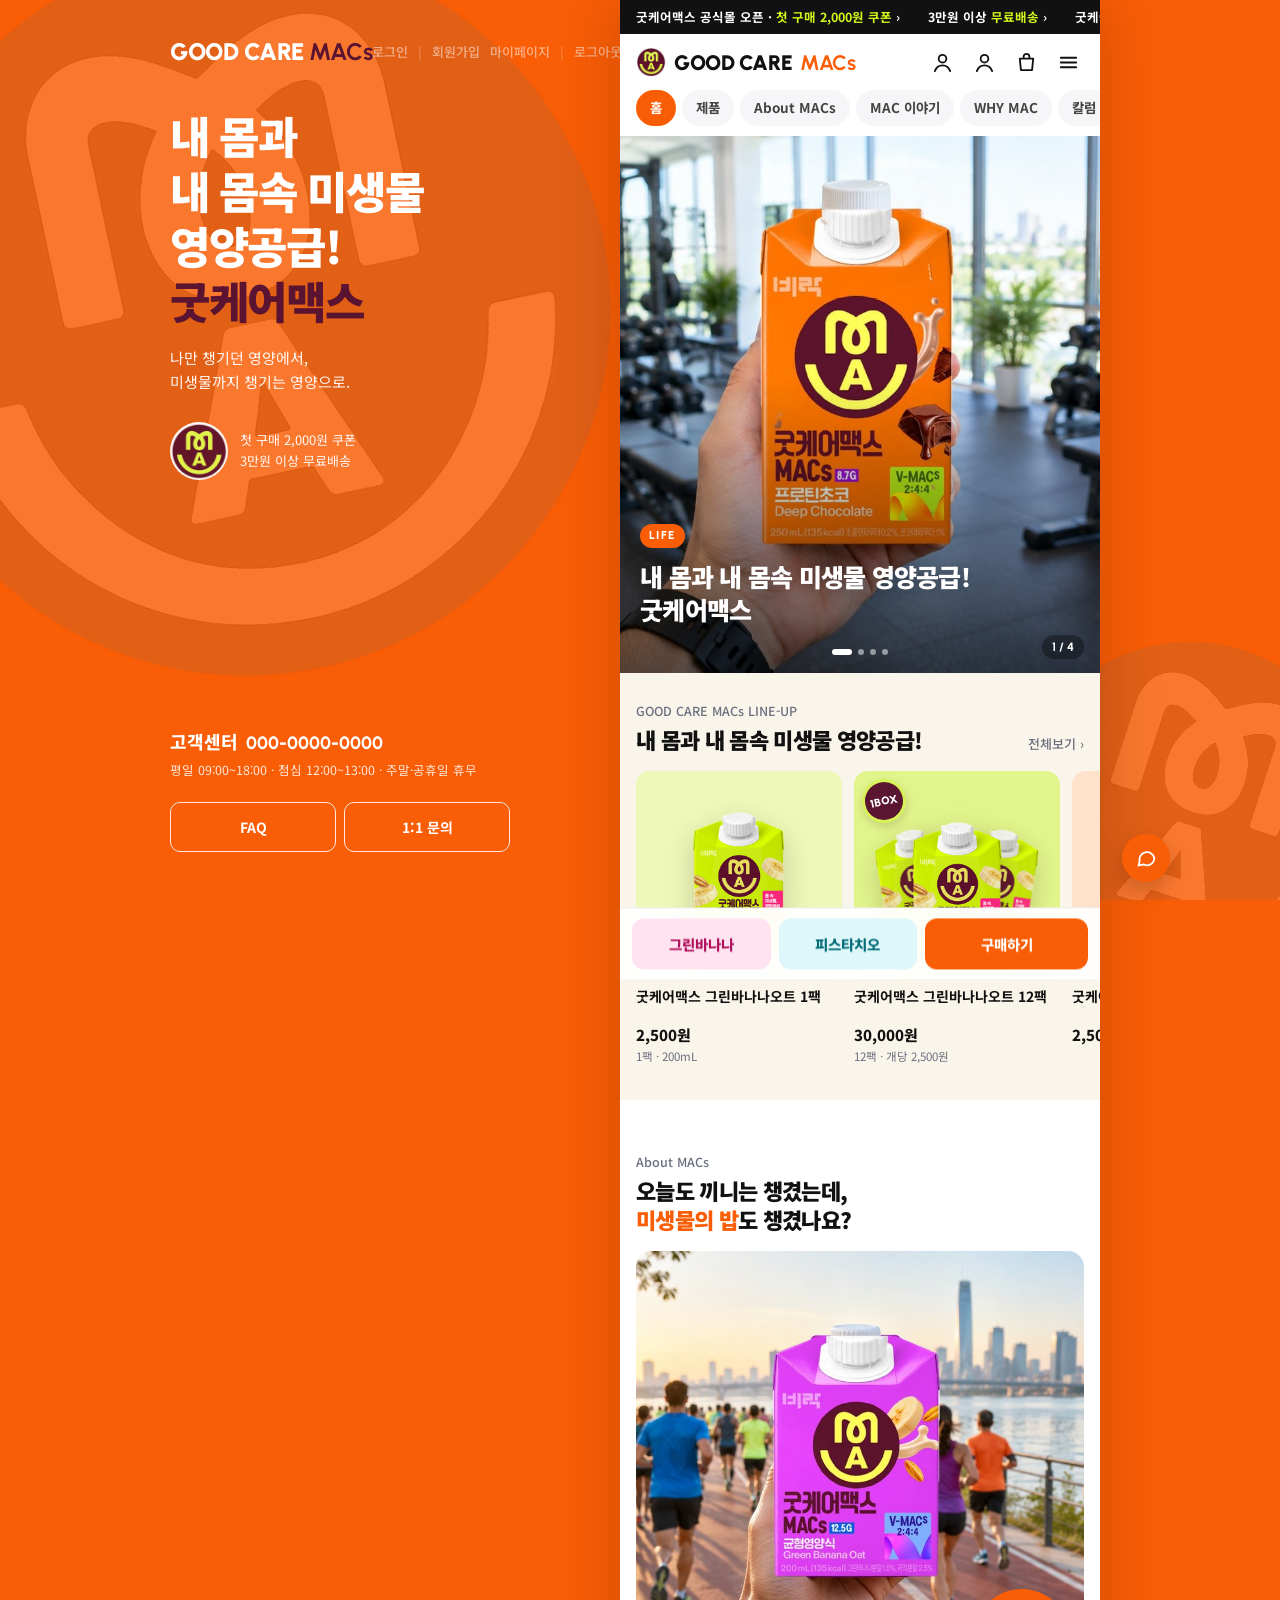
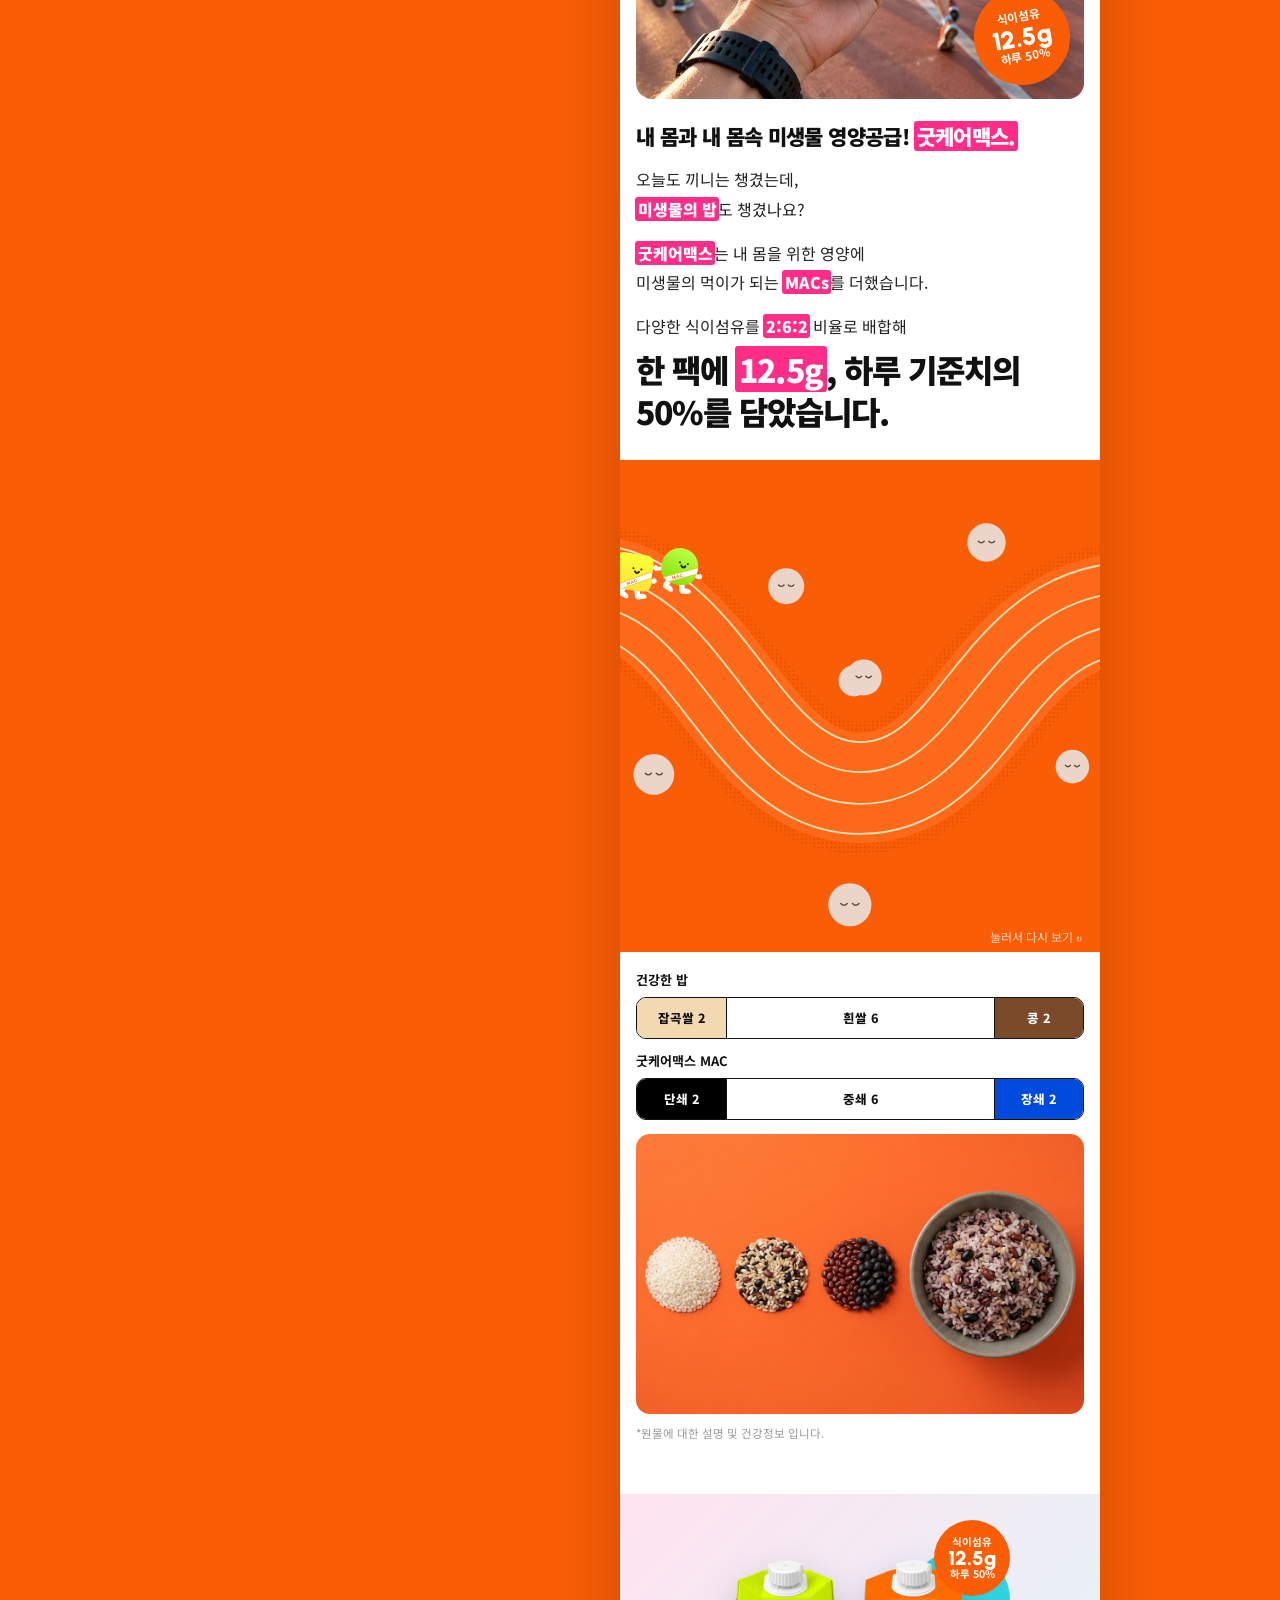
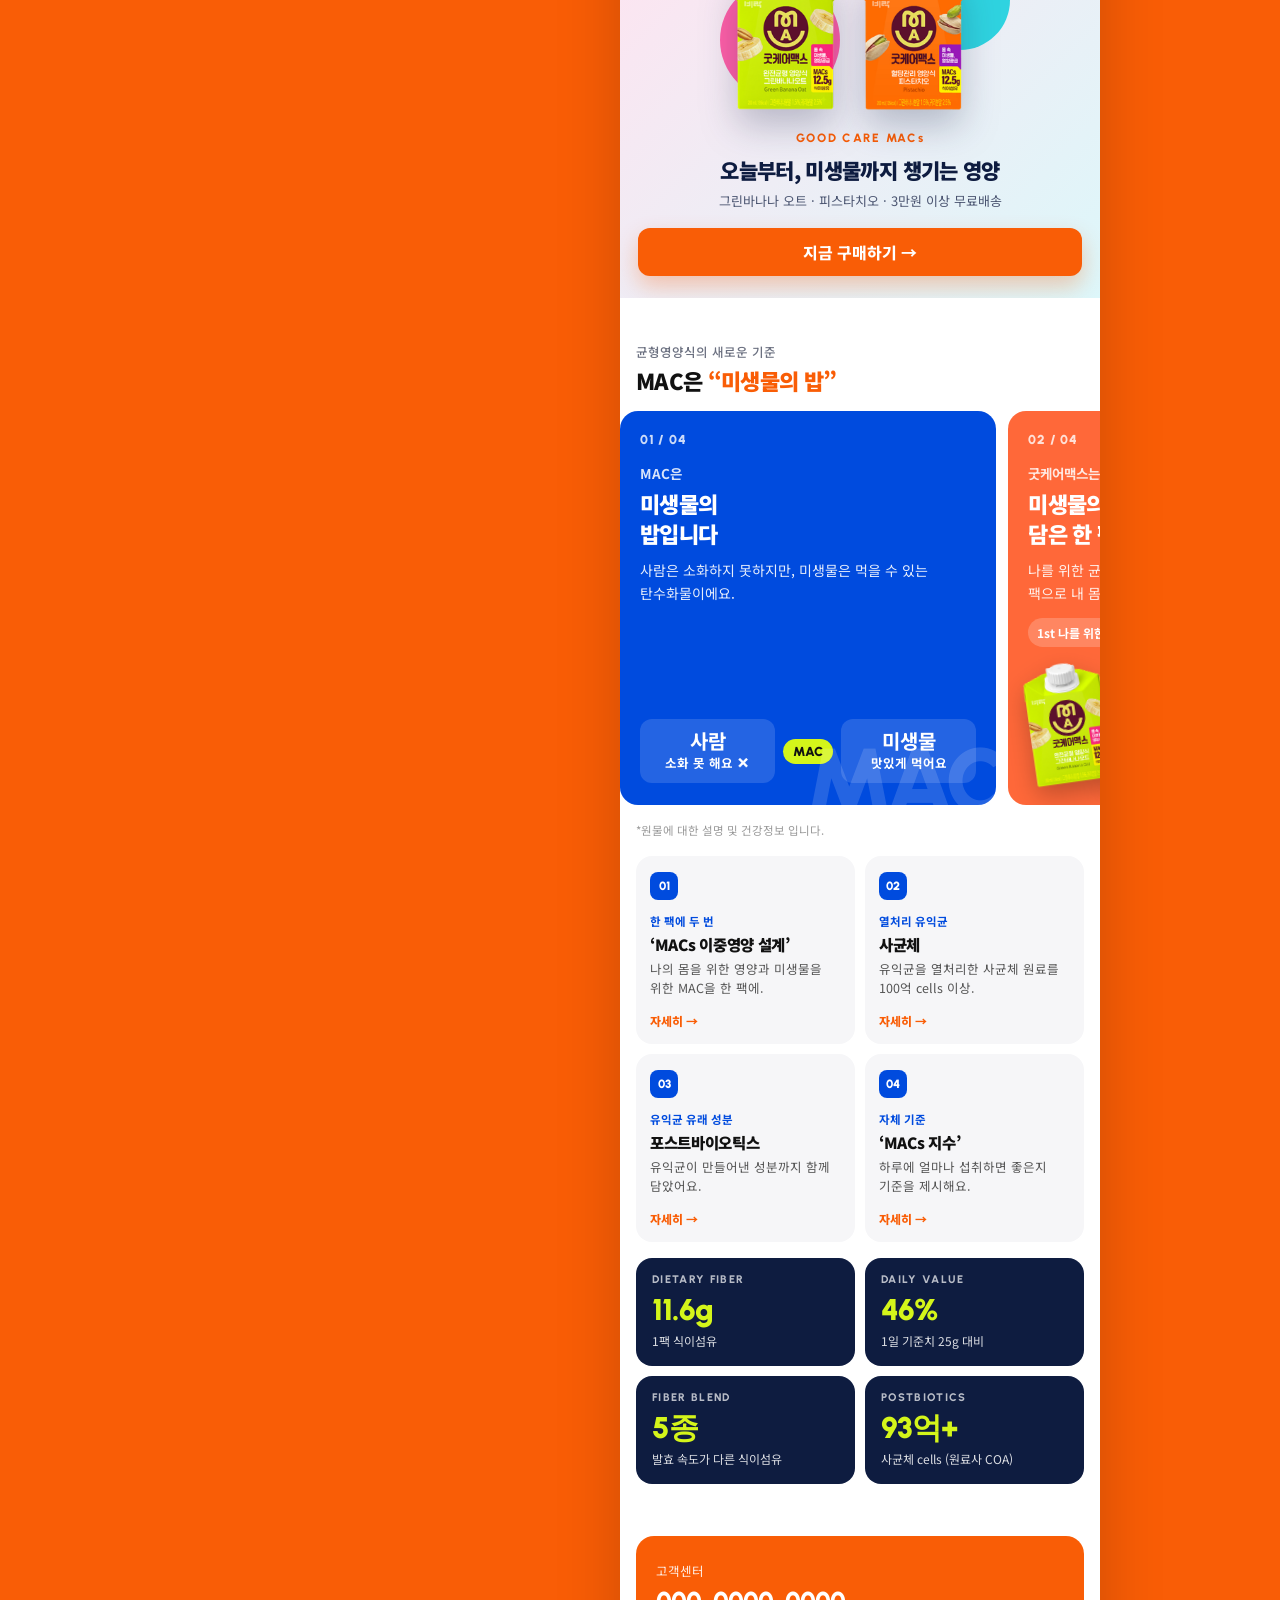
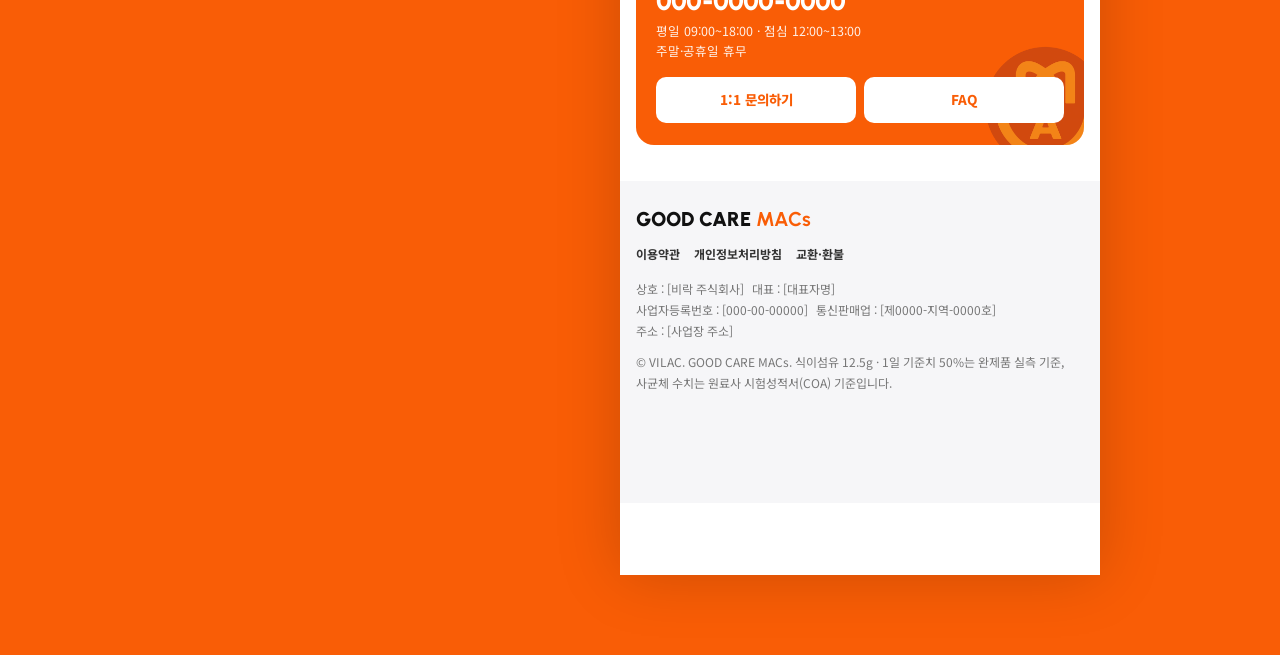
<file: mobile/cafe24/cafe24-mobile-main.html>
<!DOCTYPE html>
<html lang="ko">
<head>
<meta charset="utf-8">
<!--
  GOOD CARE MACs 모바일형 메인 · 카페24 스마트디자인용
  ▼ 아래 GCM_LINKS 에 카페24 번호만 넣으면 구매 버튼이 모두 연결돼요.
    cate      : 굿케어맥스 상품분류 번호   예) '24'
    banana    : 그린바나나 오트 상품 번호  예) '12'
    pistachio : 피스타치오 상품 번호       예) '13'
  그 밖의 주소(로그인·장바구니·문의 등)는 카페24 기본 주소로 넣어 뒀어요. 쓰는 스킨과 다르면 여기서 고치면 돼요.
  번호를 비워 두면 상품 목록(/product/list.html)으로 연결돼요.
  ※ 스타일·동작은 gcm-mobile.css?v=7 / gcm-mobile.js?v=5(GitHub Pages)에서 불러와요.
    카페24 편집창이 스크립트 문법을 오류로 판단하지 않도록 분리했어요.
-->
<script>
window.GCM_LINKS={cate:'',banana:'',pistachio:'',
  cart:'/order/basket.html',login:'/member/login.html',signup:'/member/agreement.html',
  mypage:'/myshop/index.html',orders:'/myshop/order/list.html',inquiry:'/board/index.html',
  terms:'/shopinfo/guide.html',privacy:'/member/privacy.html',guide:'/shopinfo/guide.html'};
</script>
<meta name="viewport" content="width=device-width, initial-scale=1, viewport-fit=cover">
<meta name="description" content="GOOD CARE MACs 굿케어맥스 — 나만 챙기던 영양에서, 미생물까지 챙기는 영양으로.">
<meta property="og:image" content="https://jjinyet-collab.github.io/goodcare-macs/mobile/assets/hero-life.jpg">
<meta name="theme-color" content="#F95D06">
<title>GOODCARE MACs Mobile</title>
<link rel="preconnect" href="https://fonts.googleapis.com">
<link rel="preconnect" href="https://fonts.gstatic.com" crossorigin>
<link rel="stylesheet" href="https://fonts.googleapis.com/css2?family=Urbanist:wght@500;600;700;800;900&family=Noto+Sans+KR:wght@400;500;700;900&display=swap">
<link rel="stylesheet" href="https://jjinyet-collab.github.io/goodcare-macs/mobile/cafe24/gcm-mobile.css?v=7">
</head>
<body>
<script>document.documentElement.classList.add('js')</script>

<div class="bg" aria-hidden="true"><img class="b1" src="https://jjinyet-collab.github.io/goodcare-macs/mobile/assets/gcm-logo-circle.png" alt=""><img class="b2" src="https://jjinyet-collab.github.io/goodcare-macs/mobile/assets/gcm-logo-circle.png" alt=""></div>

<!-- desktop side panel -->
<aside class="side" aria-label="굿케어맥스 안내">
  <div>
    <div class="s-top"><span class="s-logo">GOOD CARE <b>MACs</b></span><span class="s-acc"><span class="c24" module="Layout_stateLogoff"><a href="/member/login.html">로그인</a><span>|</span><a href="/member/agreement.html">회원가입</a></span><span class="c24" module="Layout_stateLogon"><a href="/myshop/index.html">마이페이지</a><span>|</span><a href="/exec/front/Member/logout/">로그아웃</a></span></span></div>
    <h1>내 몸과<br>내 몸속 미생물<br>영양공급!<br><em>굿케어맥스</em></h1>
    <p class="s-sub">나만 챙기던 영양에서,<br>미생물까지 챙기는 영양으로.</p>
    <div class="s-qr"><img src="https://jjinyet-collab.github.io/goodcare-macs/mobile/assets/gcm-logo-circle.png" alt=""><span>첫 구매 2,000원 쿠폰<br>3만원 이상 무료배송</span></div>
  </div>
  <div>
    <div class="s-cs"><b>고객센터<span>000-0000-0000</span></b><p>평일 09:00~18:00 · 점심 12:00~13:00 · 주말·공휴일 휴무</p></div>
    <div class="s-btns"><a href="#faq">FAQ</a><a href="/board/index.html" data-gcm="inquiry">1:1 문의</a></div>
  </div>
</aside>

<div class="app" id="top">
  <a class="promo" href="/product/list.html" data-gcm="list" aria-label="첫 구매 2,000원 쿠폰, 3만원 이상 무료배송"><span class="t" aria-hidden="true"><span>굿케어맥스 공식몰 오픈 · <em>첫 구매 2,000원 쿠폰</em> ›</span><span>3만원 이상 <em>무료배송</em> ›</span><span>굿케어맥스 공식몰 오픈 · <em>첫 구매 2,000원 쿠폰</em> ›</span><span>3만원 이상 <em>무료배송</em> ›</span><span>굿케어맥스 공식몰 오픈 · <em>첫 구매 2,000원 쿠폰</em> ›</span><span>3만원 이상 <em>무료배송</em> ›</span><span>굿케어맥스 공식몰 오픈 · <em>첫 구매 2,000원 쿠폰</em> ›</span><span>3만원 이상 <em>무료배송</em> ›</span></span></a>

  <header class="hd">
    <div class="hd-row">
      <a class="logo" href="#top"><img src="https://jjinyet-collab.github.io/goodcare-macs/mobile/assets/gcm-logo-circle.png" alt="">GOOD CARE <b>MACs</b></a>
      <div class="hd-ic">
        <!-- [카페24 모듈] 로그인 전: 로그인 / 로그인 후: 마이페이지 -->
        <div class="c24" module="Layout_stateLogoff"><a href="/member/login.html" aria-label="로그인"><svg viewBox="0 0 24 24" fill="none" stroke="currentColor" stroke-width="1.9" stroke-linecap="round"><circle cx="12" cy="8" r="4"/><path d="M4 21c1.5-4 4.5-6 8-6s6.5 2 8 6"/></svg></a></div>
        <div class="c24" module="Layout_stateLogon"><a href="/myshop/index.html" aria-label="마이페이지"><svg viewBox="0 0 24 24" fill="none" stroke="currentColor" stroke-width="1.9" stroke-linecap="round"><circle cx="12" cy="8" r="4"/><path d="M4 21c1.5-4 4.5-6 8-6s6.5 2 8 6"/></svg></a></div>
        <!-- [카페24 모듈] 장바구니 + 담긴 개수 -->
        <a href="/order/basket.html" aria-label="장바구니"><svg viewBox="0 0 24 24" fill="none" stroke="currentColor" stroke-width="1.9" stroke-linejoin="round"><path d="M5 8h14l-1.2 12H6.2z"/><path d="M9 8V6a3 3 0 0 1 6 0v2"/></svg><span class="c24" module="Layout_orderBasketcount"><span class="cnt EC-Layout-Basket-count">{$basket_count}</span></span></a>
        <button type="button" id="menuBtn" aria-label="메뉴 열기" aria-controls="drawer" aria-expanded="false"><svg viewBox="0 0 24 24" fill="none" stroke="currentColor" stroke-width="2" stroke-linecap="round"><path d="M4 7h16M4 12h16M4 17h16"/></svg></button>
      </div>
    </div>
    <nav class="tabs" aria-label="바로가기">
      <a href="#top" data-t="top" class="on">홈</a><a href="#products" data-t="products">제품</a><a href="#about" data-t="about">About MACs</a><a href="#story" data-t="story">MAC 이야기</a><a href="#why" data-t="why">WHY MAC</a><a href="#column" data-t="column">칼럼</a><a href="#faq" data-t="faq">FAQ</a>
    </nav>
  </header>

  <main>
    <!-- HERO SLIDER -->
    <section class="hero" aria-roledescription="carousel" aria-label="굿케어맥스 소식">
      <div class="slides" id="slides">
        <a class="slide" href="shop.html#/list?brand=gcm"><img src="https://jjinyet-collab.github.io/goodcare-macs/mobile/assets/hero-life.jpg" alt="굿케어맥스를 들고 있는 헬스장" style="object-position:50% 45%"><div class="cap"><small>LIFE</small><h2>내 몸과 내 몸속 미생물 영양공급!<br>굿케어맥스</h2></div></a>
        <a class="slide" href="#products"><img src="https://jjinyet-collab.github.io/goodcare-macs/mobile/assets/hero-whole.jpg" alt="필라테스 스튜디오에서 들고 있는 굿케어맥스" style="object-position:50% 45%"><div class="cap"><small>WHOLE</small><h2>나의 한 끼 + 미생물의 밥,<br>한 팩으로</h2></div></a>
        <a class="slide" href="#products"><img src="https://jjinyet-collab.github.io/goodcare-macs/mobile/assets/hero-move.jpg" alt="한강 러닝 중 들고 있는 굿케어맥스" style="object-position:50% 45%"><div class="cap"><small>MOVE</small><h2>달리는 날에도<br>미생물까지 챙기는 영양</h2></div></a>
        <a class="slide" href="#products"><img src="https://jjinyet-collab.github.io/goodcare-macs/mobile/assets/hero-core.jpg" alt="축구장에서 들고 있는 굿케어맥스" style="object-position:50% 45%"><div class="cap"><small>CORE</small><h2>뛰는 하루도 든든하게,<br>굿케어맥스</h2></div></a>
      </div>
      <div class="dots" id="dots"></div>
      <span class="num" id="num">1 / 4</span>
    </section>

    <!-- PRODUCTS -->
    <section class="sec" id="products">
      <div class="sh"><div><p class="eb">GOOD CARE MACs LINE-UP</p><h2 class="ttl">내 몸과 내 몸속 미생물 영양공급!</h2></div><a class="more" href="/product/list.html" data-gcm="list">전체보기 ›</a></div>
      <div class="rail">
        <a class="pc pc4" href="shop.html#/product/gcm-banana"><div class="ph" style="background:#EEF8B8"><img class="p1" src="https://jjinyet-collab.github.io/goodcare-macs/mobile/assets/gcm-pack-banana-v3.png" alt="굿케어맥스 그린바나나오트 1팩"><span class="pc4-cart" aria-hidden="true"><svg viewBox="0 0 24 24" fill="none" stroke="currentColor" stroke-width="2" stroke-linejoin="round"><path d="M5 8h14l-1.2 12H6.2z"/><path d="M9 8V6a3 3 0 0 1 6 0v2"/></svg></span></div><h3>굿케어맥스 그린바나나오트 1팩</h3><p class="pr">2,500원</p><p class="rv">1팩 · 200mL</p></a>
        <a class="pc pc4 box" href="shop.html#/product/gcm-banana"><div class="ph" style="background:#E2F48C"><img class="pb" src="https://jjinyet-collab.github.io/goodcare-macs/mobile/assets/gcm-pack-banana-v3.png" alt=""><img class="pc2" src="https://jjinyet-collab.github.io/goodcare-macs/mobile/assets/gcm-pack-banana-v3.png" alt=""><img class="p1" src="https://jjinyet-collab.github.io/goodcare-macs/mobile/assets/gcm-pack-banana-v3.png" alt="굿케어맥스 그린바나나오트 12팩"><span class="box1">1BOX</span><span class="pc4-cart" aria-hidden="true"><svg viewBox="0 0 24 24" fill="none" stroke="currentColor" stroke-width="2" stroke-linejoin="round"><path d="M5 8h14l-1.2 12H6.2z"/><path d="M9 8V6a3 3 0 0 1 6 0v2"/></svg></span></div><h3>굿케어맥스 그린바나나오트 12팩</h3><p class="pr">30,000원</p><p class="rv">12팩 · 개당 2,500원</p></a>
        <a class="pc pc4" href="shop.html#/product/gcm-pistachio"><div class="ph" style="background:#FFE1CC"><img class="p1" src="https://jjinyet-collab.github.io/goodcare-macs/mobile/assets/gcm-pack-pistachio-v3.png" alt="굿케어맥스 피스타치오 1팩"><span class="pc4-cart" aria-hidden="true"><svg viewBox="0 0 24 24" fill="none" stroke="currentColor" stroke-width="2" stroke-linejoin="round"><path d="M5 8h14l-1.2 12H6.2z"/><path d="M9 8V6a3 3 0 0 1 6 0v2"/></svg></span></div><h3>굿케어맥스 피스타치오 1팩</h3><p class="pr">2,500원</p><p class="rv">1팩 · 200mL</p></a>
        <a class="pc pc4 box" href="shop.html#/product/gcm-pistachio"><div class="ph" style="background:#FFCBA6"><img class="pb" src="https://jjinyet-collab.github.io/goodcare-macs/mobile/assets/gcm-pack-pistachio-v3.png" alt=""><img class="pc2" src="https://jjinyet-collab.github.io/goodcare-macs/mobile/assets/gcm-pack-pistachio-v3.png" alt=""><img class="p1" src="https://jjinyet-collab.github.io/goodcare-macs/mobile/assets/gcm-pack-pistachio-v3.png" alt="굿케어맥스 피스타치오 12팩"><span class="box1">1BOX</span><span class="pc4-cart" aria-hidden="true"><svg viewBox="0 0 24 24" fill="none" stroke="currentColor" stroke-width="2" stroke-linejoin="round"><path d="M5 8h14l-1.2 12H6.2z"/><path d="M9 8V6a3 3 0 0 1 6 0v2"/></svg></span></div><h3>굿케어맥스 피스타치오 12팩</h3><p class="pr">30,000원</p><p class="rv">12팩 · 개당 2,500원</p></a>
      </div>
    </section>

    <!-- ABOUT MACs -->
    <section class="about" id="about">
      <p class="eb">About MACs</p>
      <h2 class="ttl">오늘도 끼니는 챙겼는데,<br><em>미생물의 밥</em>도 챙겼나요?</h2>
      <div class="feat rv"><img src="https://jjinyet-collab.github.io/goodcare-macs/mobile/assets/hero-move.jpg" alt="한강 러닝 중 손에 든 굿케어맥스" style="object-position:50% 45%"><span class="stk">식이섬유<b>12.5g</b>하루 50%</span></div>
      <div class="copy" id="copy">
        <p class="lead">내 몸과 내 몸속 미생물 영양공급! <em>굿케어맥스.</em></p>
        <p>오늘도 끼니는 챙겼는데,<br><em>미생물의 밥</em>도 챙겼나요?</p>
        <p><em>굿케어맥스</em>는 내 몸을 위한 영양에<br>미생물의 먹이가 되는 <em>MACs</em>를 더했습니다.</p>
        <p>다양한 식이섬유를 <em>2:6:2</em> 비율로 배합해<br><span class="big">한 팩에 <em>12.5g</em>, 하루 기준치의 50%를 담았습니다.</span></p>
      </div>


<div class="gf" id="gutFlow" aria-label="MACs가 흘러가며 미생물에게 밥을 주는 애니메이션">
  <div class="gf-stage" id="gfStage" data-assets="https://jjinyet-collab.github.io/goodcare-macs/mobile/assets/" role="button" tabindex="0" aria-label="눌러서 다시 보기"></div>
  <span class="gf-tip" aria-hidden="true">눌러서 다시 보기 ↻</span>
</div>
      <div class="ratio rv" id="ratio" aria-label="건강한 밥 잡곡쌀 2 흰쌀 6 콩 2, 굿케어맥스 MAC 단쇄 2 중쇄 6 장쇄 2">
        <div class="rrow"><span>건강한 밥</span><div class="rbar"><i style="background:#F3D9B1">잡곡쌀 2</i><i style="background:#fff">흰쌀 6</i><i style="background:#7A4A2A;color:#fff">콩 2</i></div></div>
        <div class="rrow"><span>굿케어맥스 MAC</span><div class="rbar m"><i style="background:#000;color:#fff">단쇄 2</i><i style="background:#fff">중쇄 6</i><i style="background:var(--cobalt);color:#fff">장쇄 2</i></div></div>
      </div>
      <div class="rice rv"><img src="https://jjinyet-collab.github.io/goodcare-macs/mobile/assets/gcm-rice-244.jpg" alt="흰쌀, 잡곡, 콩과 잡곡밥"></div>
      <p class="src">*원물에 대한 설명 및 건강정보 입니다.</p>
    </section>

    <!-- BUY BANNER -->
    <section class="buy" aria-label="굿케어맥스 구매하기">
      <div class="art" aria-hidden="true">
        <span class="bl bl1"></span><span class="bl bl2"></span>
        <img class="p1" src="https://jjinyet-collab.github.io/goodcare-macs/mobile/assets/gcm-pack-banana-v3.png" alt=""><img class="p2" src="https://jjinyet-collab.github.io/goodcare-macs/mobile/assets/gcm-pack-pistachio-v3.png" alt="">
        <span class="stk2">식이섬유<b>12.5g</b>하루 50%</span>
      </div>
      <div class="bt"><small>GOOD CARE MACs</small><h3>오늘부터, 미생물까지 챙기는 영양</h3><p>그린바나나 오트 · 피스타치오 · 3만원 이상 무료배송</p></div>
      <a class="btn" href="/product/list.html" data-gcm="list">지금 구매하기 →</a>
    </section>

    <!-- MAC STORY -->
    <section class="sec" id="story">
      <p class="eb">균형영양식의 새로운 기준</p>
      <h2 class="ttl">MAC은 <em>“미생물의 밥”</em></h2>
      <div class="story">
        <article class="st s1"><span class="n">01 / 04</span><p class="k">MAC은</p><h3>미생물의<br>밥입니다</h3><p>사람은 소화하지 못하지만, 미생물은 먹을 수 있는 탄수화물이에요.</p><div class="vis"><div class="duel"><div><b>사람</b>소화 못 해요 ✕</div><span class="cap">MAC</span><div><b>미생물</b>맛있게 먹어요</div></div></div><span class="g" aria-hidden="true">MAC</span></article>
        <article class="st s2"><span class="n">02 / 04</span><p class="k">굿케어맥스는</p><h3>미생물의 밥까지<br>담은 한 팩</h3><p>나를 위한 균형영양에 미생물을 위한 MAC을 더해 한 팩으로 내 몸과 내 몸속 미생물에 영양을 공급해요.</p><div class="chips"><span>1st 나를 위한 균형영양</span><span>2nd 미생물을 위한 MAC</span></div><div class="vis packs"><img src="https://jjinyet-collab.github.io/goodcare-macs/mobile/assets/gcm-pack-banana-v3.png" alt=""><img src="https://jjinyet-collab.github.io/goodcare-macs/mobile/assets/gcm-pack-pistachio-v3.png" alt=""></div><span class="g" aria-hidden="true">DUAL</span></article>
        <article class="st s3"><span class="n">03 / 04</span><p class="k">2 : 6 : 2는</p><h3>건강한 밥처럼 잡곡쌀 · 흰쌀 · 콩을 섞은 비율</h3><p>단쇄 2 · 중쇄 6 · 장쇄 2, 3가지 길이를 섞어 든든하게 설계했어요.</p><div class="vis"><img src="https://jjinyet-collab.github.io/goodcare-macs/mobile/assets/run-green.svg" alt="" style="width:46px"><img src="https://jjinyet-collab.github.io/goodcare-macs/mobile/assets/run-yellow.svg" alt="" style="width:56px"><img src="https://jjinyet-collab.github.io/goodcare-macs/mobile/assets/run-blue.svg" alt="" style="width:46px"></div><span class="g" aria-hidden="true">2:6:2</span></article>
        <article class="st s4"><span class="n">04 / 04</span><p class="k">굿케어맥스만의</p><h3>다른 균형영양식과<br>이렇게 달라요</h3><p>미생물까지 생각한 설계부터 근거 있는 원료, 하루 섭취 기준까지 꼼꼼하게 담았어요.</p><div class="vis"><a class="btn line" href="#only" style="margin:0;background:#fff">네 가지 보기 ↓</a></div><span class="g" aria-hidden="true">ONLY</span></article>
      </div>
      <p class="src">*원물에 대한 설명 및 건강정보 입니다.</p>

      <div class="only4" id="only">
        <a href="#fq-u1"><span class="ub">01</span><span class="uk">한 팩에 두 번</span><h4>‘MACs 이중영양 설계’</h4><p>나의 몸을 위한 영양과 미생물을 위한 MAC을 한 팩에.</p><span class="go">자세히 →</span></a>
        <a href="#fq-u2"><span class="ub">02</span><span class="uk">열처리 유익균</span><h4>사균체</h4><p>유익균을 열처리한 사균체 원료를 100억 cells 이상.</p><span class="go">자세히 →</span></a>
        <a href="#fq-u3"><span class="ub">03</span><span class="uk">유익균 유래 성분</span><h4>포스트바이오틱스</h4><p>유익균이 만들어낸 성분까지 함께 담았어요.</p><span class="go">자세히 →</span></a>
        <a href="#fq-u4"><span class="ub">04</span><span class="uk">자체 기준</span><h4>‘MACs 지수’</h4><p>하루에 얼마나 섭취하면 좋은지 기준을 제시해요.</p><span class="go">자세히 →</span></a>
      </div>

      <div class="stats" id="stats">
        <div class="stat"><h5>Dietary fiber</h5><span class="v" data-to="12.5" data-dec="1" data-suf="g">12.5g</span><small>1팩 식이섬유</small></div>
        <div class="stat"><h5>Daily value</h5><span class="v" data-to="50" data-suf="%">50%</span><small>1일 기준치 25g 대비</small></div>
        <div class="stat"><h5>Fiber blend</h5><span class="v" data-to="5" data-suf="종">5종</span><small>발효 속도가 다른 식이섬유</small></div>
        <div class="stat"><h5>Postbiotics</h5><span class="v" data-to="100" data-suf="억+">100억+</span><small>사균체 cells (원료사 COA)</small></div>
      </div>
    </section>



    <!-- COLUMN -->
    <section class="view" id="column" hidden aria-label="칼럼"><div class="v-hd"><button type="button" class="v-back" aria-label="뒤로 가기">←</button><b>칼럼</b></div><div class="sec">
      <p class="eb">Column</p>
      <h2 class="ttl">한 병에 담긴 이야기</h2>
<div class="board">
                <details class="post" id="column-05">
          <summary><span class="b-no">05</span><span class="b-cat">우리의 약속</span><span class="b-title">우리가 말하는 것, 말하지 않는 것</span><span class="b-meta">2026.10.30</span><span class="b-arrow" aria-hidden="true"></span></summary>
          <div class="post-body"><h3>우리가 말하는 것, 말하지 않는 것</h3><p>원료에 대한 연구는 많지만, 원료의 연구 결과가 곧 제품의 효과는 아니에요.</p><p>그래서 굿케어맥스는 한 병에 무엇이 얼마나 들었는지를 정확히 알려드리는 데 집중해요. 식이섬유 12.5g, 사균체 100억 cells 이상, 락토프리. 확인되지 않은 효과는 약속하지 않을게요.</p><button type="button" class="post-close">목록으로 접기</button></div>
        </details>
        <details class="post" id="column-04">
          <summary><span class="b-no">04</span><span class="b-cat">사균체</span><span class="b-title">살아 있는 유산균 대신 ‘사균체’를 담은 이유</span><span class="b-meta">2026.10.30</span><span class="b-arrow" aria-hidden="true"></span></summary>
          <div class="post-body"><h3>살아 있는 유산균 대신 ‘사균체’를 담은 이유</h3><p>굿케어맥스에는 열처리한 유산균, 사균체 EF-2001이 들어 있어요. 살아 있는 균이 아니어서 상온에서도 안정적이고, 고온 살균 공정을 거쳐도 영향이 적어요.</p><p>한 병에 사균체 100억 cells 이상을 담았고, 이 수치는 원료사의 시험성적서(COA)로 확인해요.</p><button type="button" class="post-close">목록으로 접기</button></div>
        </details>
        <details class="post" id="column-03">
          <summary><span class="b-no">03</span><span class="b-cat">맛과 식감</span><span class="b-title">부드럽게 넘어가는 맛의 비밀</span><span class="b-meta">2026.10.30</span><span class="b-arrow" aria-hidden="true"></span></summary>
          <div class="post-body"><h3>부드럽게 넘어가는 맛의 비밀</h3><p>식이섬유를 많이 넣으면 텁텁해지거나 가라앉기 쉬워요. 치커리 이눌린은 약 3%일 때 가장 크리미한 식감을 내고, 프락토올리고당은 은은한 단맛을 더해요.</p><p>폴리덱스트로스는 열과 산에 강해 살균 과정을 거쳐도 안정적이고, 난소화성말토덱스트린은 맛이 없고 잘 녹아 가볍게 넘어가요. 여기에 오트와 그린바나나로 고소한 풍미를 더했어요.</p><button type="button" class="post-close">목록으로 접기</button></div>
        </details>
        <details class="post" id="column-02">
          <summary><span class="b-no">02</span><span class="b-cat">배합 설계</span><span class="b-title">왜 한 가지가 아니라 다섯 가지일까요?</span><span class="b-meta">2026.10.30</span><span class="b-arrow" aria-hidden="true"></span></summary>
          <div class="post-body"><h3>왜 한 가지가 아니라 다섯 가지일까요?</h3><p>식이섬유는 종류마다 장 속에서 발효되는 속도가 달라요. 이눌린과 올리고당은 빠르게, 구아검가수분해물은 완만하게, 폴리덱스트로스와 난소화성말토덱스트린은 천천히 발효돼요.</p><p>그래서 한 가지 원료를 많이 넣는 대신, 속도가 다른 다섯 가지를 고르게 섞어 12.5g을 채웠어요. 흰쌀·잡곡쌀·콩을 섞어 짓는 밥처럼요.</p><button type="button" class="post-close">목록으로 접기</button></div>
        </details>
        <details class="post" id="column-01" open>
          <summary><span class="b-no">01</span><span class="b-cat">식이섬유</span><span class="b-title">식이섬유 12.5g, 몸속에서는 어디로 갈까요?</span><span class="b-meta">2026.10.30</span><span class="b-arrow" aria-hidden="true"></span></summary>
          <div class="post-body"><h3>식이섬유 12.5g, 몸속에서는 어디로 갈까요?</h3><p>식이섬유는 사람의 소화효소로는 분해되지 않아요. 입과 위, 소장을 그대로 지나 대장까지 도착하고, 그곳에서 장 속 미생물이 먹을 수 있는 ‘밥’이 돼요.</p><p>굿케어맥스가 MAC을 ‘장 속 미생물의 밥’이라고 부르는 이유예요. 한 병에는 이런 식이섬유가 12.5g, 하루 영양성분 기준치(25g)의 절반만큼 들어 있어요.</p><button type="button" class="post-close">목록으로 접기</button></div>
        </details>
      </div>
<p class="col-note">칼럼 속 원료 이야기는 원료에 대한 일반적인 설명이며, 굿케어맥스 제품의 효능·효과를 뜻하지 않아요.</p>
    </div></section>

    <!-- FAQ -->
    <section class="view" id="faq" hidden aria-label="WHY MAC · FAQ"><div class="v-hd"><button type="button" class="v-back" aria-label="뒤로 가기">←</button><b>WHY MAC · FAQ</b></div><div class="sec faq">

      
      <div class="fq-sec" id="why">
        <span class="fq-eb">WHY MAC</span>
        <h2>왜 <em>MAC</em>을 챙겨야 할까요?</h2>
        <p class="fq-lead">끼니는 챙기는데, 정작 <strong>미생물의 밥</strong>은 잊기 쉬워요. 굿케어맥스가 한 병에 무엇을, 왜 담았는지 네 가지로 정리했어요.</p>
        <ol class="why">
          <li><span class="why-n">01</span><div><h3>식이섬유, 생각보다 덜 먹고 있어요</h3>
            <p>식이섬유 하루 기준치는 25g이에요. 그런데 정제된 밥과 빵, 가공식품이 많은 요즘 식단으로는 이만큼 채우기가 쉽지 않아요. 미국 연구에서는 권장량을 채우는 사람이 <strong>10%도 안 된다</strong>고 보고했을 정도예요.</p>
            <p class="fq-src">Buddington RK et al. Nutrients. 2017;9(12):1372.</p></div></li>
          <li><span class="why-n">02</span><div><h3>미생물에게도 밥이 필요해요</h3>
            <p>MAC은 우리 몸은 소화하지 못하지만 <strong>미생물은 먹을 수 있는 탄수화물</strong>이에요. 내가 끼니를 챙기듯, 미생물의 먹을거리도 함께 챙기자는 생각에서 출발했어요.</p></div></li>
          <li><span class="why-n">03</span><div><h3>미생물마다 좋아하는 밥이 달라요, 그래서 <span style="color:var(--orange)">2:6:2</span></h3>
            <p>식이섬유는 사슬 길이에 따라 <strong>발효되는 속도</strong>가 달라요. 짧은 사슬은 빠르게, 긴 사슬은 천천히 발효돼요.</p>
            <p>굿케어맥스는 한 가지를 많이 넣는 대신 길이가 다른 식이섬유를 <strong>단쇄 2 · 중쇄 6 · 장쇄 2</strong>로 고루 섞었어요.</p></div></li>
          <li><span class="why-n">04</span><div><h3>내 몸과 내 몸속 미생물 영양공급!</h3>
            <p>MAC만 따로 챙기려면 번거롭고 값도 만만치 않아요. 그래서 굿케어맥스는 <strong>나를 위한 균형영양</strong>에 비타민·무기질을 갖추고, 여기에 <strong>미생물을 위한 MAC 12.5g</strong>(하루 기준치의 50%)과 사균체 100억 cells 이상을 더했어요. 한 끼를 챙기는 동시에 미생물의 밥까지 챙기는 거죠.</p></div></li>
        </ol>
      </div>

      <div class="fq-sec" id="fq-only">
        <span class="fq-eb">ONLY GOOD CARE MACs</span>
        <h2>굿케어맥스만의 <em>네 가지</em></h2>
        <p class="fq-lead">브랜드 페이지에서 소개한 네 가지를 조금 더 풀어 설명하고, 일상에서 바로 해 볼 수 있는 <strong>웰니스 라이프 팁</strong>을 함께 담았어요.</p>
        <ol class="why only">
          <li id="fq-u1"><span class="why-n">01</span><div><span class="uk2">한 팩에 두 번</span><h3>‘MACs 이중영양 설계’</h3>
            <p>보통 균형영양식은 <strong>나에게 필요한 영양</strong>, 곧 탄수화물·단백질·지방과 비타민·무기질을 채우는 데 집중해요. 굿케어맥스는 여기에 <strong>미생물이 먹는 MAC</strong>을 한 팩에 함께 설계했어요. 한 번 마시면 나를 위한 한 끼와 미생물을 위한 한 끼가 동시에 채워져서 ‘이중영양’이에요.</p>
            <p>MAC은 길이가 다른 식이섬유를 단쇄 2 · 중쇄 6 · 장쇄 2로 섞어, 한 팩에 <strong>12.5g</strong>(하루 기준치의 50%)을 담았어요.</p>
            <div class="tip"><b>WELLNESS TIP</b><p>끼니를 거르기 쉬운 시간을 먼저 찾아 보세요. 아침을 자주 건너뛴다면 전날 밤 한 팩을 눈에 잘 띄는 곳에 꺼내 두기만 해도, 나의 한 끼와 미생물의 밥을 함께 놓치지 않게 돼요.</p></div></div></li>
          <li id="fq-u2"><span class="why-n">02</span><div><span class="uk2">열처리 유익균</span><h3>사균체</h3>
            <p>사균체는 유익균을 열처리해 생명 활동을 멈춘 균체예요. 살아 있어야 하는 균이 아니라서 <strong>보관하고 유통하는 동안 균 수가 줄어들 걱정이 적고</strong>, 매일 마시는 음료에 담기 좋아요.</p>
            <p>굿케어맥스에는 사균체 원료를 <strong>100억 cells 이상</strong> 담았어요.</p>
            <div class="tip"><b>WELLNESS TIP</b><p>좋은 습관은 이미 하는 일에 붙이면 오래가요. 양치 후, 출근 가방을 챙길 때처럼 매일 하는 행동 바로 다음을 ‘한 팩 마시는 시간’으로 정해 보세요.</p></div></div></li>
          <li id="fq-u3"><span class="why-n">03</span><div><span class="uk2">유익균 유래 성분</span><h3>포스트바이오틱스</h3>
            <p>포스트바이오틱스는 국제 프로바이오틱스·프리바이오틱스 과학협회(ISAPP)가 정리한 개념으로, <strong>생명 활동이 없는 미생물이나 그 구성 성분</strong>을 가리켜요. 사균체도, 유익균이 만들어 낸 성분도 여기에 속해요.</p>
            <p>살아 있는 균인 프로바이오틱스, 균의 먹이인 프리바이오틱스와 함께 자주 쓰이는 용어예요.</p>
            <p class="fq-src">Salminen S et al. Nat Rev Gastroenterol Hepatol. 2021;18(9):649-667. <a href="https://doi.org/10.1038/s41575-021-00440-6" target="_blank" rel="noopener">doi:10.1038/s41575-021-00440-6</a></p>
            <div class="tip"><b>WELLNESS TIP</b><p>식탁에 익숙한 발효식품을 하루 한 가지 곁들여 보세요. 김치, 된장국, 플레인 요거트처럼 늘 먹던 음식이면 충분해요.</p></div></div></li>
          <li id="fq-u4"><span class="why-n">04</span><div><span class="uk2">자체 기준</span><h3>‘MACs 지수’</h3>
            <p>좋은 원료를 넣는 것만큼 중요한 건 <strong>얼마나 담았느냐</strong>예요. MACs 지수는 한 팩에 주요 원료를 얼마나 담았는지 <strong>하루 영양성분 기준치와 비교해 보여 주는</strong> 굿케어맥스의 자체 표기 방식이에요.</p>
            <p>예를 들어 식이섬유는 하루 기준치 25g 가운데 절반인 12.5g을 한 팩에 담았어요. 매일 얼마나 챙겼는지 숫자로 쉽게 가늠할 수 있게 하는 게 목표예요.</p>
            <div class="tip"><b>WELLNESS TIP</b><p>나머지 절반은 식탁에서 채워요. 흰쌀 대신 잡곡밥, 반찬 하나는 나물이나 해조류, 간식은 껍질째 먹는 과일이나 견과 한 줌. 식이섬유를 늘릴 땐 물도 함께 충분히 마셔 주세요.</p></div></div></li>
        </ol>
      </div>

      <div class="fq-sec">
        <span class="fq-eb">FAQ</span>
        <h2>자주 묻는 질문</h2>
        <p class="fq-lead">MAC과 굿케어맥스에 대해 자주 묻는 질문을 모았어요.</p>
        <div class="fq-list">
          <details class="fq" open><summary><b>Q1</b><span>MAC은 무엇인가요?</span><i aria-hidden="true">+</i></summary>
            <div class="fq-a">
              <p>MAC은 우리 몸은 소화하지 못하지만, 미생물은 먹을 수 있는 탄수화물이에요. 위와 소장을 그대로 지나 대장까지 내려가면, 거기 사는 미생물들이 이걸 먹고 발효해요. 내가 먹는 한 끼 안에 <strong>미생물의 밥</strong>을 같이 챙겨 주는 셈이죠.</p>
            </div></details>
          <details class="fq"><summary><b>Q2</b><span>프리바이오틱스, 프로바이오틱스와는 뭐가 달라요?</span><i aria-hidden="true">+</i></summary>
            <div class="fq-a">
              <p>프로바이오틱스는 미생물 자체를 넣어 주는 거예요. 프리바이오틱스는 특정 유익균이 골라 먹는 먹이 성분이고요.</p>
              <p>MAC은 여기서 한 걸음 더 넓게, 여러 미생물이 실제로 먹을 수 있는 탄수화물 전체를 가리키는 말이에요. 미생물마다 잘 먹는 사슬 길이가 달라서, 굿케어맥스는 길이가 다른 식이섬유를 <strong>2:6:2</strong>로 섞었어요.</p>
            </div></details>
          <details class="fq"><summary><b>Q3</b><span>식이섬유를 갑자기 늘려도 괜찮을까요?</span><i aria-hidden="true">+</i></summary>
            <div class="fq-a">
              <p>평소 식이섬유를 적게 먹었다면 처음에는 가스가 늘거나 더부룩하게 느낄 수 있어요. 사람마다 다를 수 있으니 처음엔 천천히 늘리고, 물을 충분히 함께 드세요.</p>
            </div></details>
          <details class="fq"><summary><b>Q4</b><span>한 팩에 식이섬유가 얼마나 들어 있나요?</span><i aria-hidden="true">+</i></summary>
            <div class="fq-a">
              <p>굿케어맥스 한 팩에는 식이섬유가 <strong>12.5g</strong> 들어 있어요. 하루 영양성분 기준치(25g)의 50%예요. 나머지는 채소, 통곡물, 과일 등 평소 식사로 골고루 채워 주세요.</p>
            </div></details>
        </div>
      </div>

      <div class="fq-sec">
        <span class="fq-eb">DAILY ROUTINE</span>
        <div class="rt">
          <h3>미생물을 위한 ‘하루 두 번의 영양’ 루틴</h3>
          <p>식탁은 <strong>한 가지를 많이</strong>보다 <strong>여러 가지를 골고루</strong> 채우는 게 좋아요. 일주일 동안 먹는 채소·과일·곡물·콩의 <strong>가짓수</strong>를 하나씩 늘려 보세요.</p>
          <h4>이렇게 시작해 보세요</h4>
          <ul class="rt-day">
            <li><b>아침</b><span>바쁜 아침엔 굿케어맥스 한 병으로 한 끼 영양과 MAC 12.5g을 함께 챙겨요.</span></li>
            <li><b>점심</b><span>접시의 절반을 채소, 통곡물, 콩으로 채워요. 흰쌀만 먹기보다 잡곡을 섞어 보세요.</span></li>
            <li><b>오후 간식</b><span>과일은 껍질째, 견과류는 한 줌. 매일 종류를 바꾸면 일주일 가짓수가 금세 늘어요.</span></li>
            <li><b>저녁</b><span>버섯, 해조류, 양파·마늘처럼 평소 덜 먹던 재료를 하나씩 더해요.</span></li>
            <li><b>외출할 때</b><span>가방에 한 병 넣어 두면 끼니를 놓친 날에도 미생물의 밥은 놓치지 않아요.</span></li>
          </ul>
          <p>식이섬유를 갑자기 많이 늘리기보다 며칠에 걸쳐 천천히 늘리고, 물도 충분히 함께 드세요. <strong>나를 위한 한 끼, 미생물을 위한 한 끼.</strong> 오늘 한 병으로 시작해 보세요.</p>
        </div>
      </div>

      <p class="fq-note">이 페이지는 식이섬유 등 원료와 식생활에 대한 일반 정보로, 굿케어맥스 제품의 효능·효과를 나타내지 않아요. 이 제품은 질병의 예방 및 치료를 위한 의약품이 아닙니다.</p>
      <p class="src-note">*원물에 대한 설명 및 건강정보 입니다.</p>
    
    </div></section>

    <!-- CS -->
    <section class="cs" aria-label="고객센터">
      <img src="https://jjinyet-collab.github.io/goodcare-macs/mobile/assets/gcm-logo-circle.png" alt="">
      <small>고객센터</small><b>000-0000-0000</b><p>평일 09:00~18:00 · 점심 12:00~13:00<br>주말·공휴일 휴무</p>
      <div class="row"><a href="/board/index.html" data-gcm="inquiry">1:1 문의하기</a><a href="#faq">FAQ</a></div>
    </section>

    <footer class="ft">
      <p class="fl">GOOD CARE <b>MACs</b></p>
      <nav><a href="/shopinfo/guide.html" data-gcm="terms">이용약관</a><a href="/member/privacy.html" data-gcm="privacy">개인정보처리방침</a><a href="/shopinfo/guide.html" data-gcm="guide">교환·환불</a></nav>
      <p class="biz"><span>상호 : [비락 주식회사]</span><span>대표 : [대표자명]</span><br><span>사업자등록번호 : [000-00-00000]</span><span>통신판매업 : [제0000-지역-0000호]</span><br><span>주소 : [사업장 주소]</span></p>
      <p style="margin-top:10px">© VILAC. GOOD CARE MACs. 식이섬유 12.5g · 1일 기준치 50%는 완제품 실측 기준, 사균체 수치는 원료사 시험성적서(COA) 기준입니다.</p>
    </footer>

    <div class="bbar" id="bbar">
      <a class="b1" href="/product/list.html" data-gcm="banana">그린바나나</a>
      <a class="b2" href="/product/list.html" data-gcm="pistachio">피스타치오</a>
      <a class="b3" href="/product/list.html" data-gcm="list">구매하기</a>
    </div>
  </main>
</div>

<div class="fab">
  <button type="button" class="top" id="toTop" aria-label="맨 위로"><svg viewBox="0 0 24 24" fill="none" stroke="currentColor" stroke-width="2.2" stroke-linecap="round" stroke-linejoin="round"><path d="M6 14l6-6 6 6"/></svg></button>
  <a class="chat" href="/board/index.html" data-gcm="inquiry" aria-label="1:1 문의"><svg viewBox="0 0 24 24" fill="none" stroke="currentColor" stroke-width="2"><path d="M21 12a8 8 0 0 1-11.6 7.1L4 20l1-4.4A8 8 0 1 1 21 12z"/></svg></a>
</div>

<div class="dim" id="dim"></div>
<aside class="drawer" id="drawer" aria-label="메뉴" aria-hidden="true">
  <div class="d-top"><span class="logo"><img src="https://jjinyet-collab.github.io/goodcare-macs/mobile/assets/gcm-logo-circle.png" alt="">GOOD CARE <b>MACs</b></span><button type="button" class="d-x" id="drClose" aria-label="메뉴 닫기">✕</button></div>
  <div class="d-acc"><b>반가워요!</b><div class="c24" module="Layout_stateLogoff"><a href="/member/login.html">로그인</a><a href="/member/agreement.html">회원가입</a></div><div class="c24" module="Layout_stateLogon"><a href="/myshop/index.html">마이페이지</a><a href="/exec/front/Member/logout/">로그아웃</a></div></div>
  <nav>
    <a href="#products">제품</a><a href="#about">About MACs</a><a href="#story">MAC 이야기</a><a href="#why">WHY MAC</a><a href="#column">칼럼</a><a href="#faq">FAQ</a>
    <a href="/order/basket.html" data-gcm="cart">장바구니</a><a href="/myshop/order/list.html" data-gcm="orders">주문조회</a>
  </nav>
  <p class="d-q">고객센터 000-0000-0000 · 평일 09:00~18:00</p>
</aside>

<script src="https://jjinyet-collab.github.io/goodcare-macs/mobile/cafe24/gcm-mobile.js?v=5"></script>
</body>
</html>
</file>
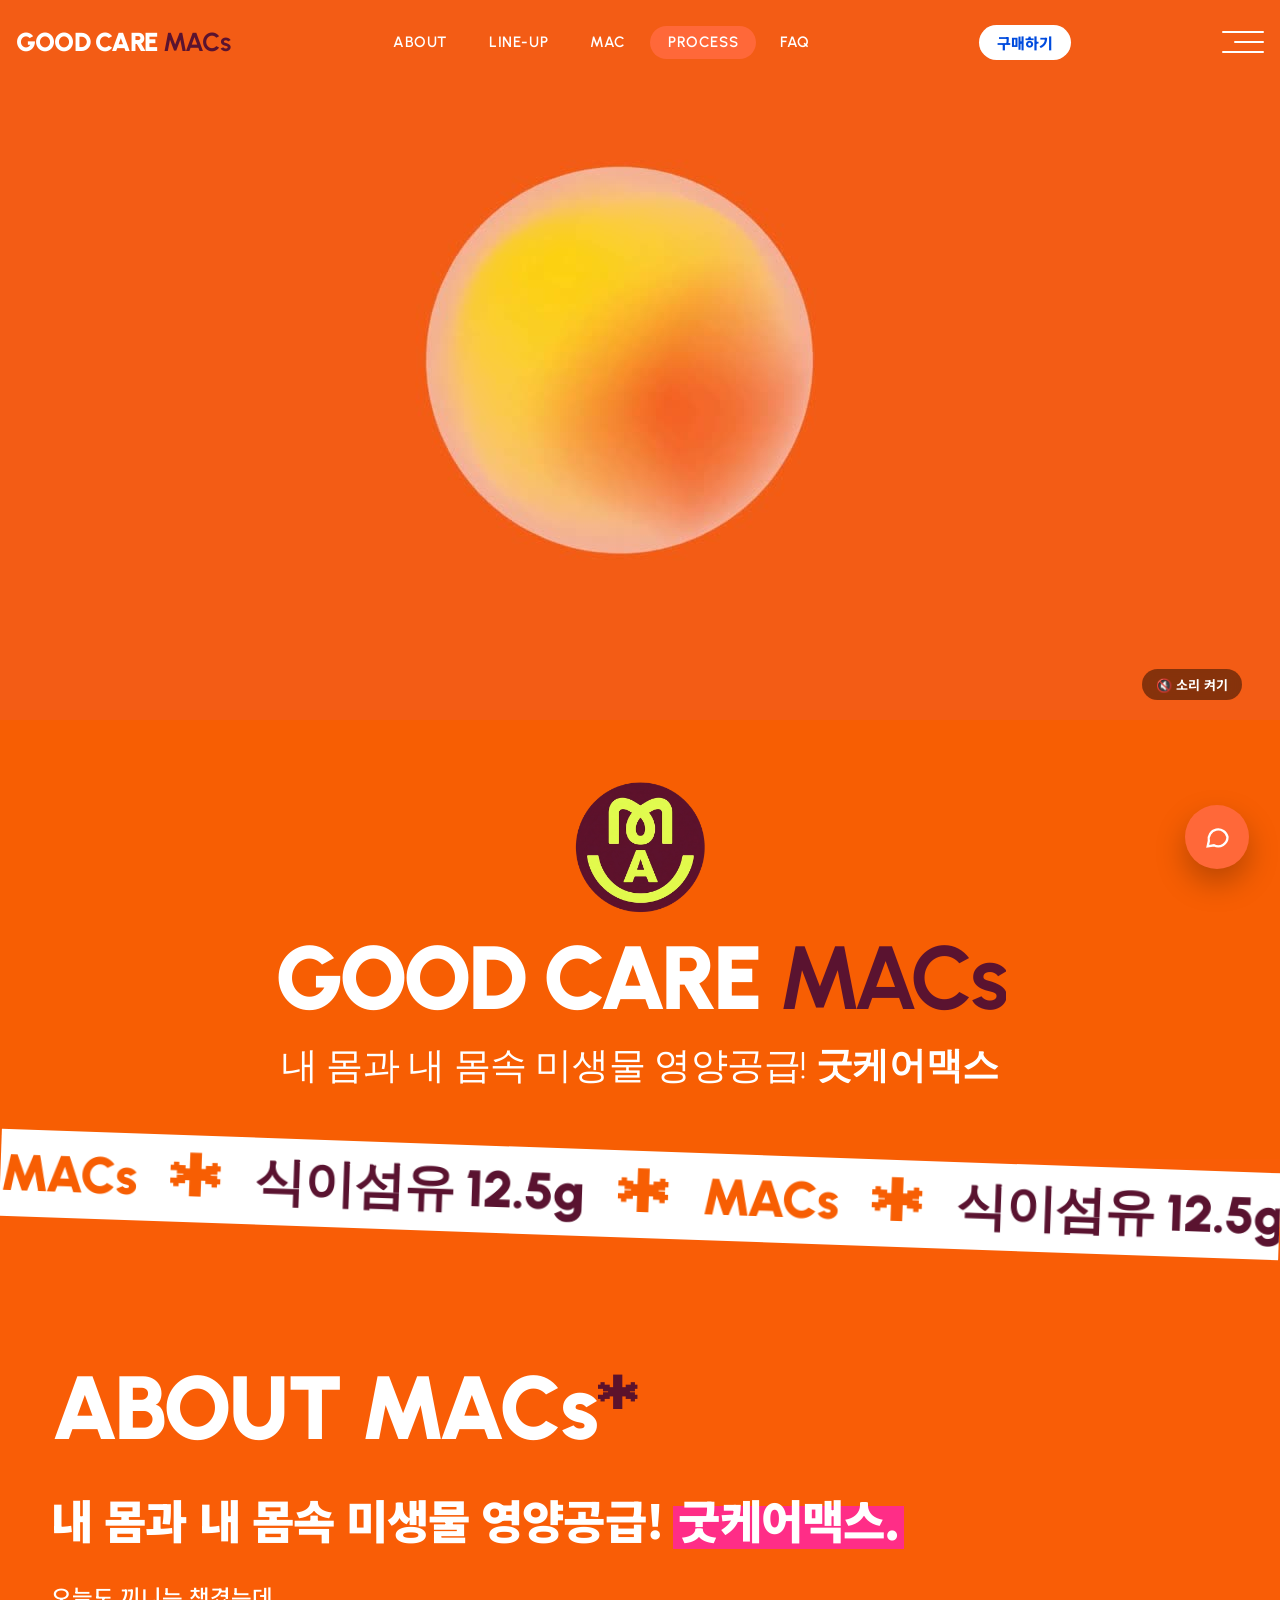
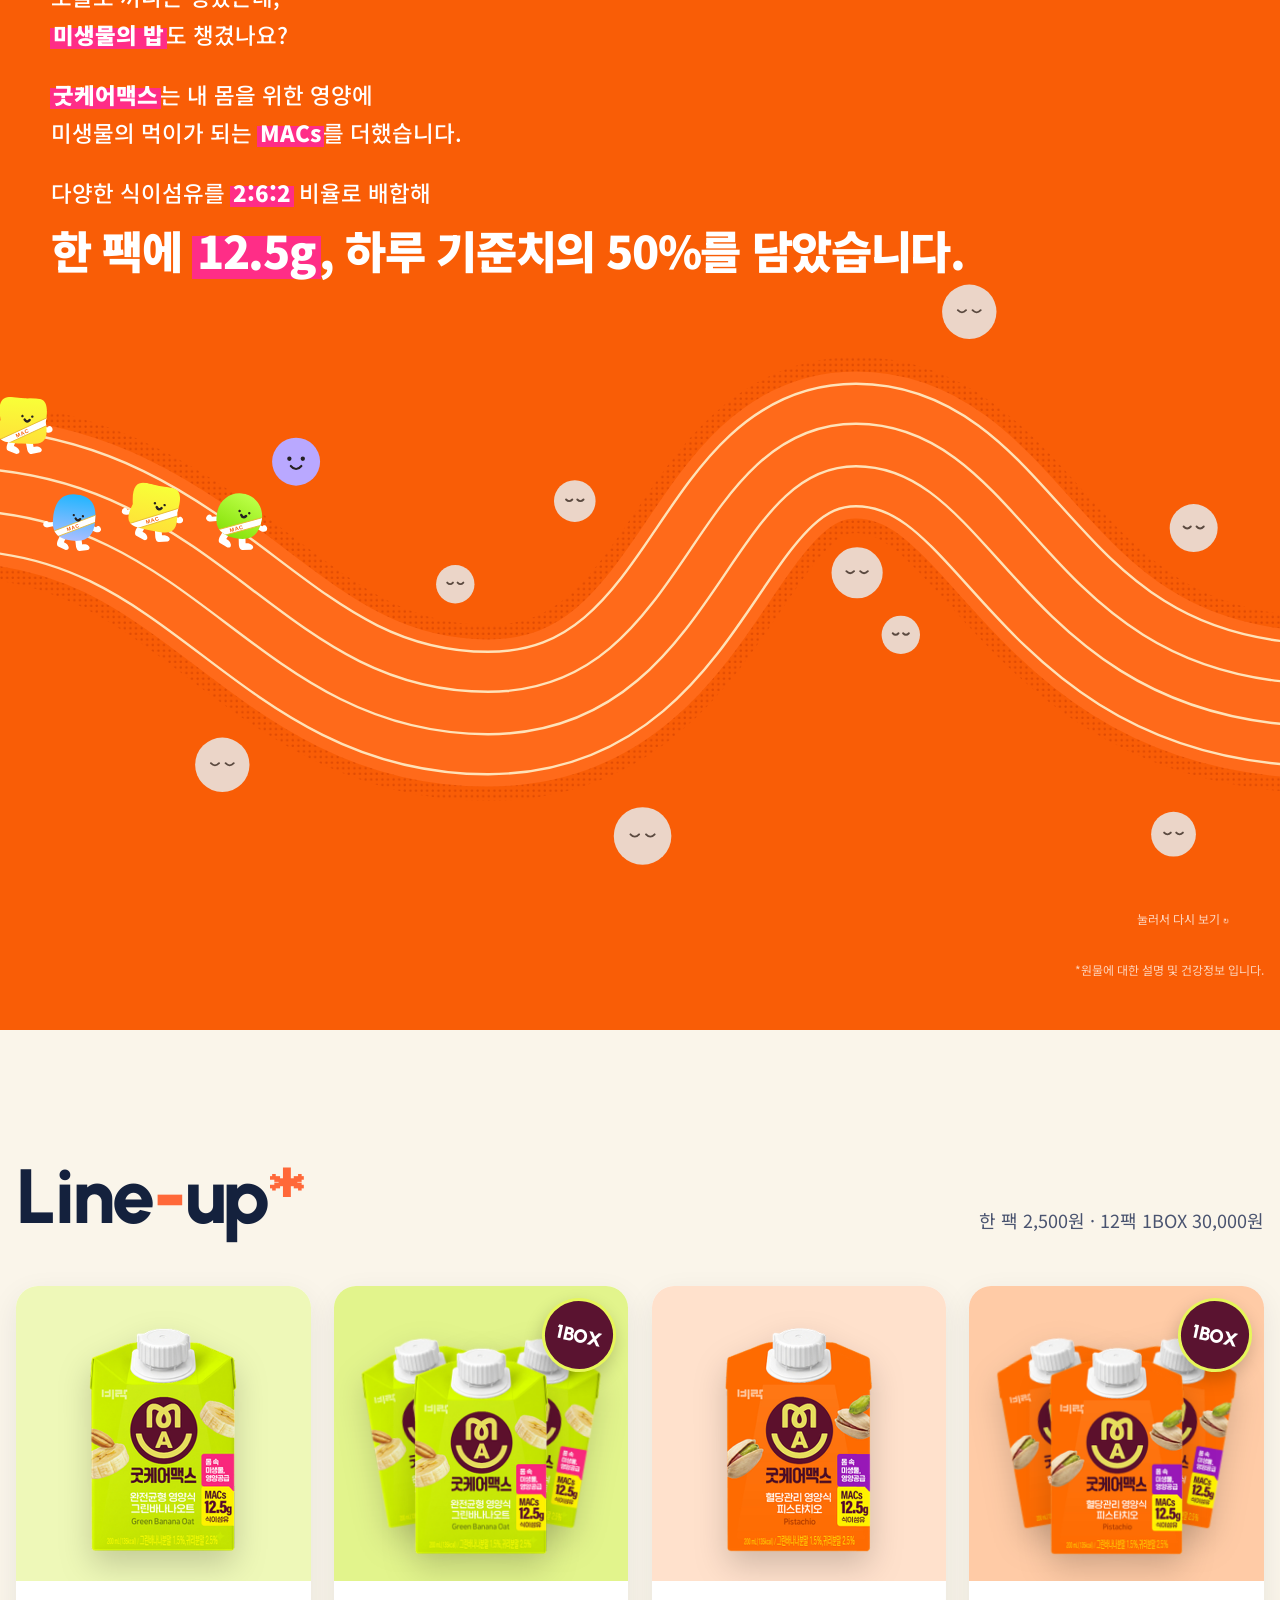
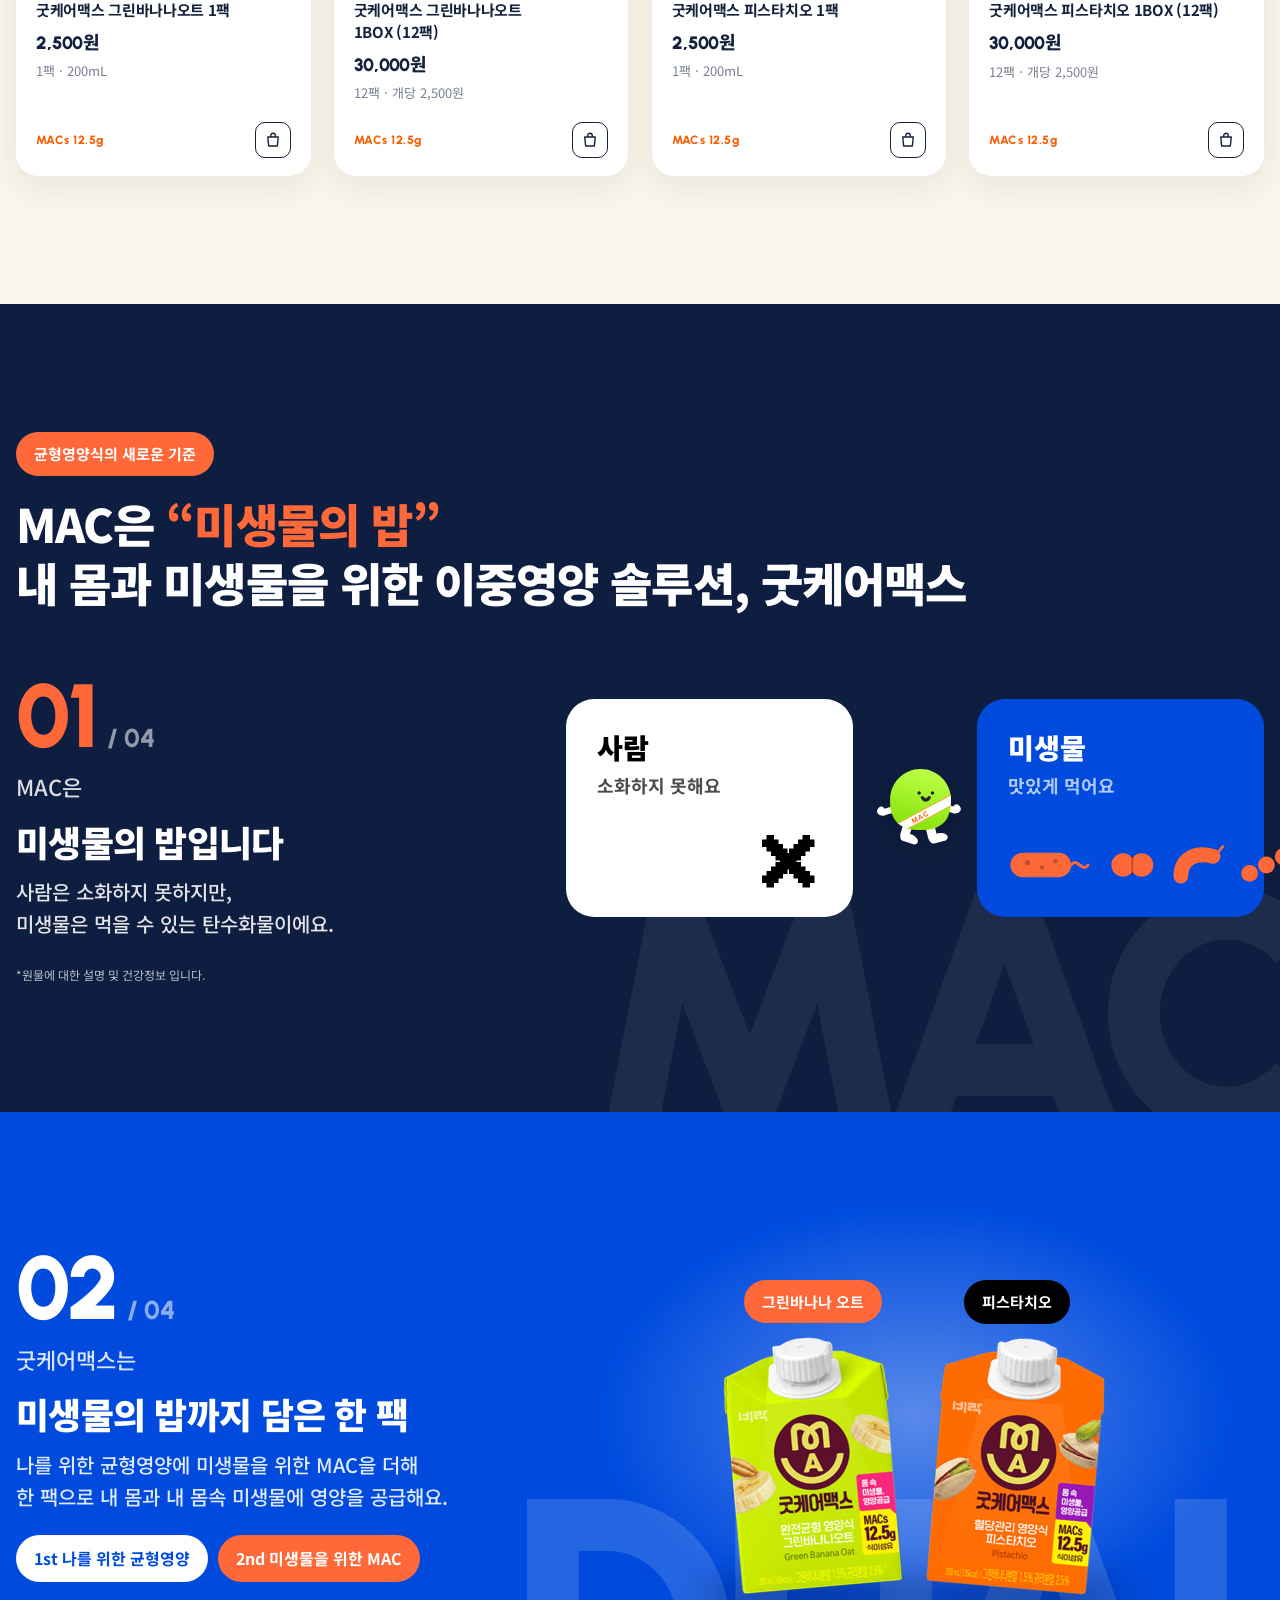
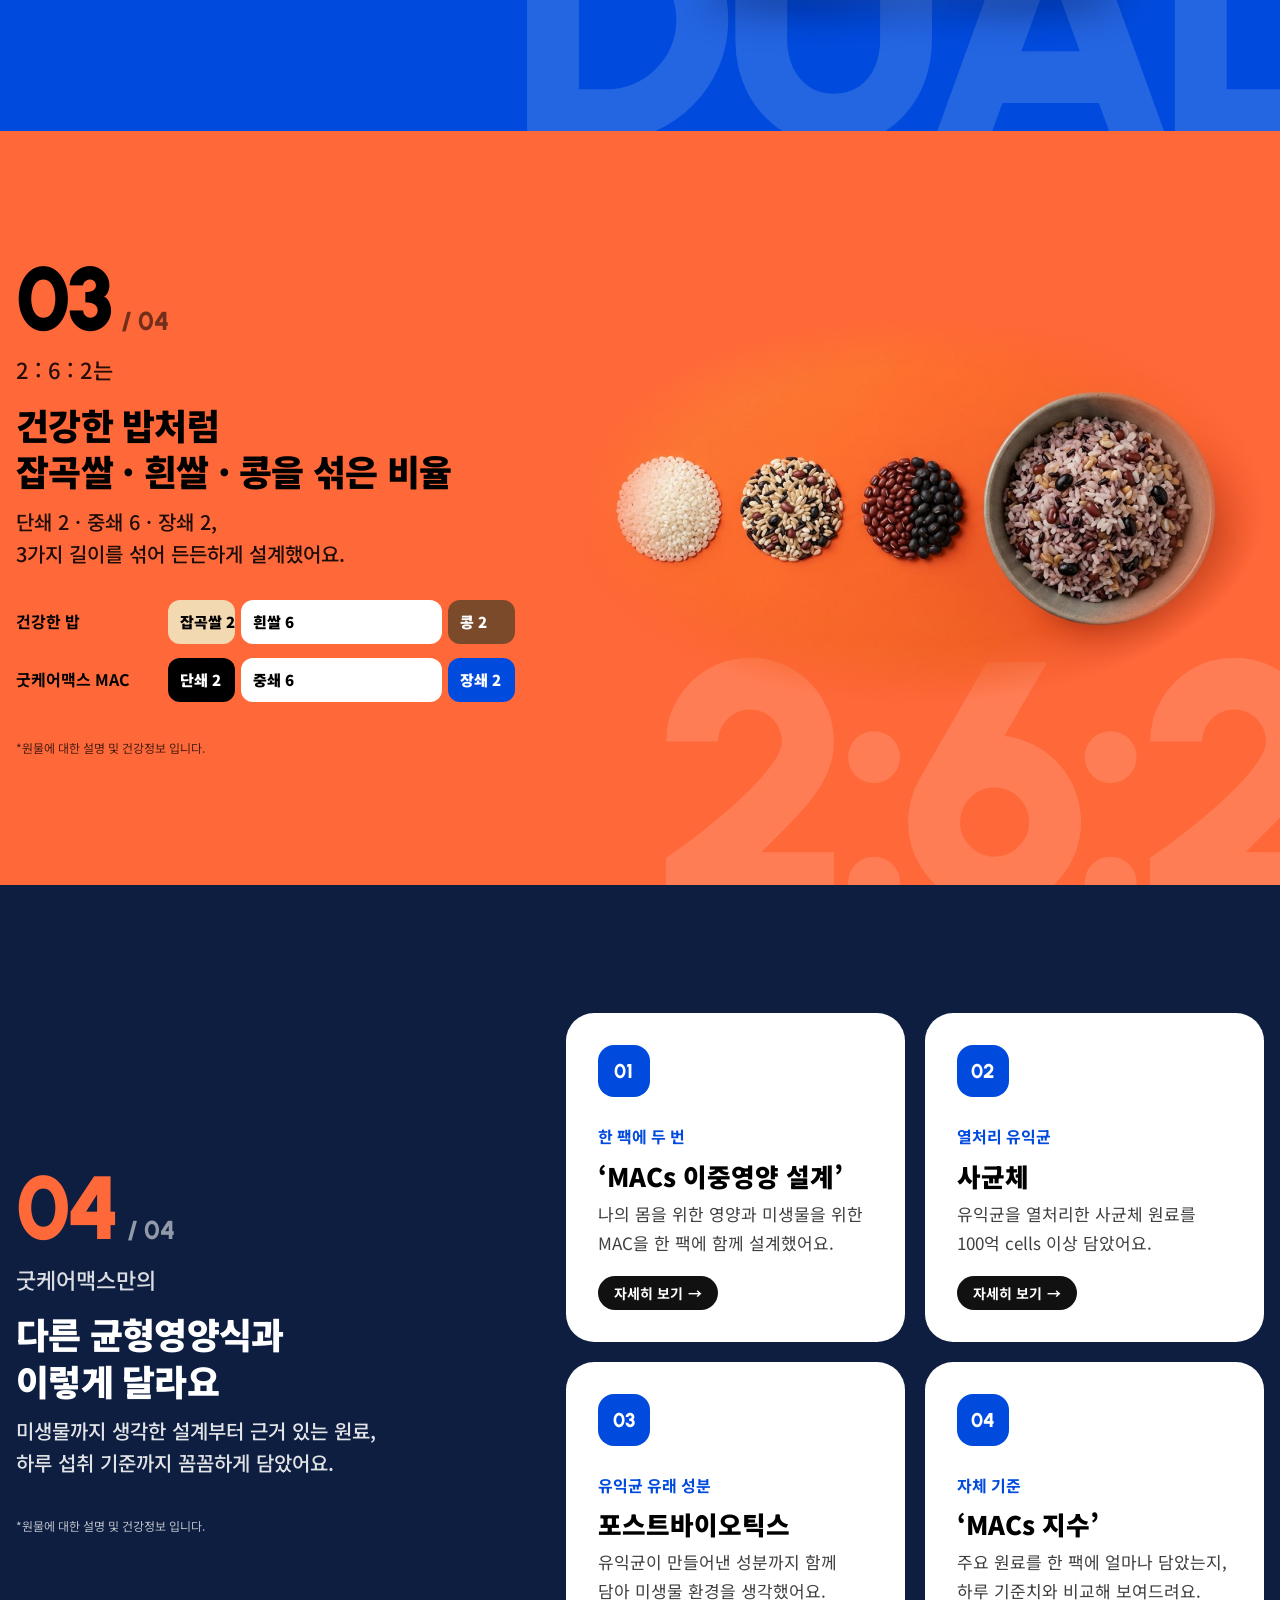
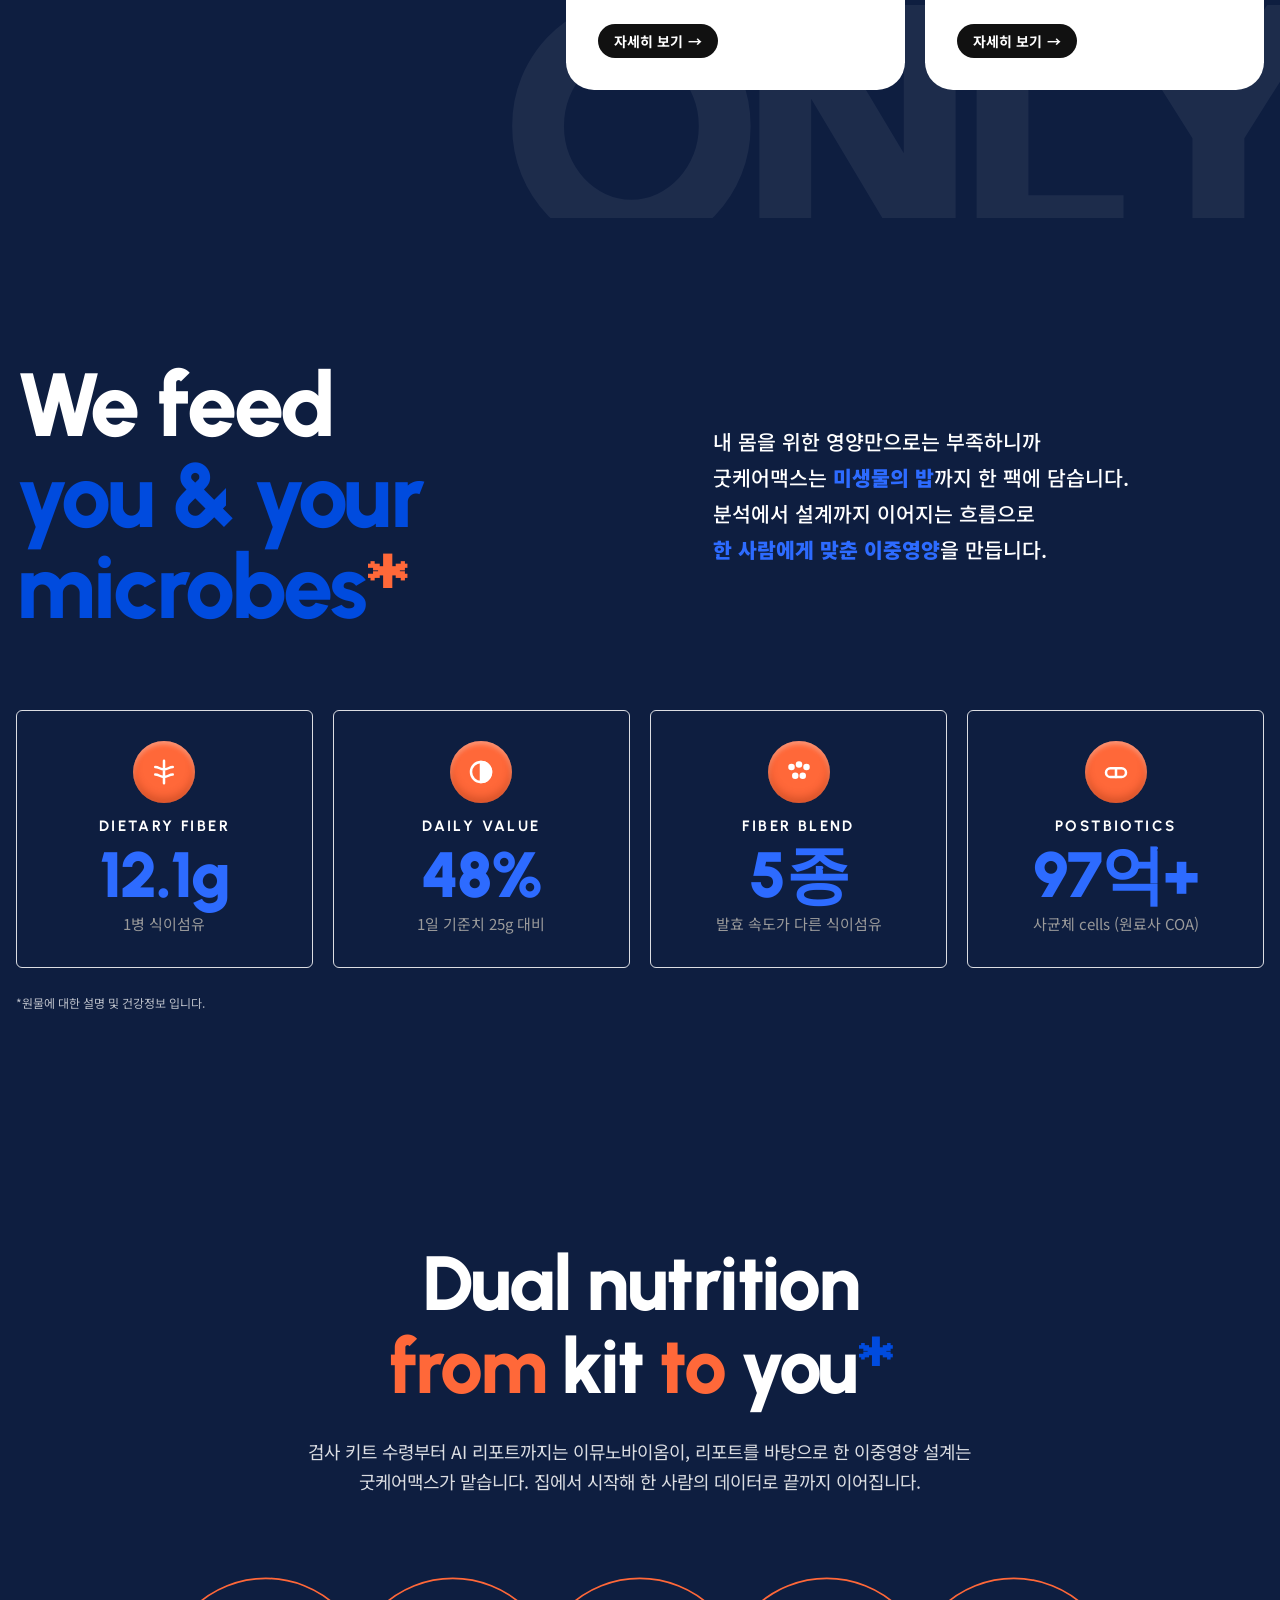
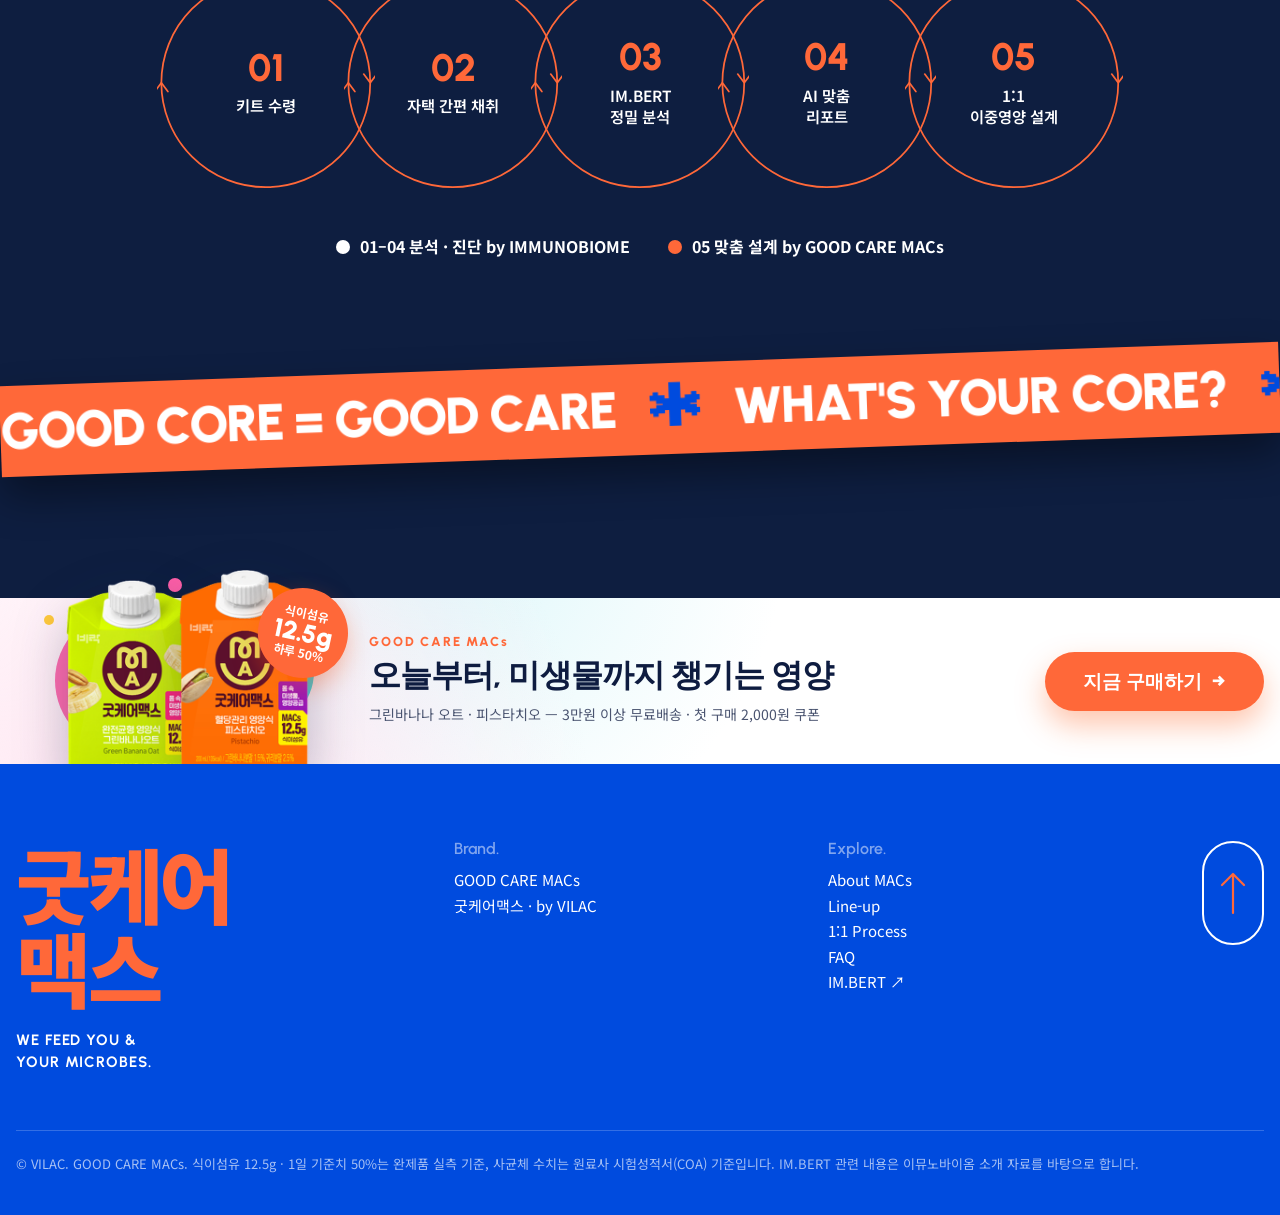
<file: v2/cafe24/cafe24-main.html>
<!DOCTYPE html>
<html lang="ko">
<head>
<meta charset="utf-8">
<!--
  GOOD CARE MACs 브랜드 메인 · 카페24 스마트디자인용
  ▼ 아래 GCM_LINKS 에 카페24 번호만 넣으면 모든 구매 버튼이 연결돼요.
    cate      : 굿케어맥스 상품분류 번호 (상품 > 상품분류 관리)   예) '24'
    banana    : 그린바나나 오트 상품 번호 (상품 목록의 상품번호)  예) '12'
    pistachio : 피스타치오 상품 번호                               예) '13'
    banana12 / pistachio12 : 12팩(1BOX) 상품 번호 (비우면 1팩 상품으로 연결)
    inquiry   : 1:1 문의 버튼이 갈 주소
    imbert    : IM.BERT 상담 버튼이 갈 주소
  번호를 비워 두면 상품 목록(/product/list.html)으로 연결돼요.
  ※ 스타일·동작은 gcm-main.css / gcm-main.js(GitHub Pages)에서 불러와요.
    카페24 편집창이 스크립트 문법을 오류로 판단하지 않도록 분리했어요.
-->
<script>
window.GCM_LINKS={cate:'',banana:'',banana12:'',pistachio:'',pistachio12:'',inquiry:'/board/index.html',imbert:'https://www.immunobiome.co.kr/imbert'};
</script>
<meta name="viewport" content="width=device-width, initial-scale=1, viewport-fit=cover">
<meta name="description" content="GOOD CARE MACs 굿케어맥스 — 내 몸과 미생물을 위한 이중영양">
<meta property="og:image" content="https://jjinyet-collab.github.io/goodcare-macs/v2/assets/gcm-duo-orange.jpg">
<title>GOODCARE MACs Active</title>
<link rel="preconnect" href="https://fonts.googleapis.com">
<link rel="preconnect" href="https://fonts.gstatic.com" crossorigin>
<link rel="stylesheet" href="https://fonts.googleapis.com/css2?family=Urbanist:wght@500;600;700;800;900&family=Noto+Sans+KR:wght@400;500;700;900&display=swap">
<link rel="stylesheet" href="https://jjinyet-collab.github.io/goodcare-macs/v2/cafe24/gcm-main.css?v=2">
</head>
<body>

<script>document.documentElement.classList.add('js')</script>

<header class="site band" id="hdr">
  <nav class="nav wrap" aria-label="주요 메뉴">
    <a class="logo" href="#top">GOOD CARE <b>MACs</b></a>
    <ul>
      <li><a href="#about" class="on">About</a></li>
      <li><a href="#lineup">Line-up</a></li>
      <li><a href="#mac">MAC</a></li>
      <li><a href="#mosaic">Moments</a></li>
      <li><a href="#process">Process</a></li>
      <li><a href="#column">Column</a></li>
      <li><a href="#faq">FAQ</a></li>
    </ul>
    <a class="shopbtn" href="/product/list.html" data-gcm="list">구매하기</a>
    <button class="burger" type="button" aria-label="메뉴"><i></i><i></i><i></i></button>
  </nav>
</header>

<main id="top">
  <!-- HERO -->
  <!-- BRAND FILM -->
  <section class="vid" aria-label="굿케어맥스 브랜드 영상">
    <video id="gcmFilm" src="https://jjinyet-collab.github.io/goodcare-macs/v2/assets/gcm-capsule.mp4" poster="https://jjinyet-collab.github.io/goodcare-macs/v2/assets/gcm-capsule-poster.jpg" autoplay muted loop playsinline preload="metadata"></video>
    <button type="button" class="vid-snd" id="vidSnd" aria-label="소리 켜기" onclick="var v=document.getElementById('gcmFilm');v.muted=!v.muted;this.textContent=v.muted?'🔇 소리 켜기':'🔊 소리 끄기';if(!v.muted)v.play();">🔇 소리 켜기</button>
  </section>

  <section class="hero band" aria-label="GOOD CARE MACs">
    <canvas class="flow" id="flow" aria-hidden="true"></canvas>
    <div class="stack wrap hero5">
      <img class="logo-c" src="https://jjinyet-collab.github.io/goodcare-macs/v2/assets/gcm-logo-circle.png" alt="" width="512" height="512">
      <h1 class="mark"><span class="line">GOOD CARE <b>MACs</b></span><span class="sr-kr">굿케어맥스</span></h1>
      <p class="tl">내 몸과 내 몸속 미생물 영양공급! <b>굿케어맥스</b></p>
    </div>
  </section>
  <div class="mq mq-w" aria-label="MACs · 식이섬유 12.5g"><div class="t" aria-hidden="true"><span>MACs</span><i>✱</i><span>식이섬유 12.5g</span><i>✱</i><span>MACs</span><i>✱</i><span>식이섬유 12.5g</span><i>✱</i><span>MACs</span><i>✱</i><span>식이섬유 12.5g</span><i>✱</i><span>MACs</span><i>✱</i><span>식이섬유 12.5g</span><i>✱</i><span>MACs</span><i>✱</i><span>식이섬유 12.5g</span><i>✱</i><span>MACs</span><i>✱</i><span>식이섬유 12.5g</span><i>✱</i><span>MACs</span><i>✱</i><span>식이섬유 12.5g</span><i>✱</i><span>MACs</span><i>✱</i><span>식이섬유 12.5g</span><i>✱</i></div></div>

  <!-- JOYFUL CARE RITUAL -->
  <section class="gut" id="gut-about" aria-label="About MACs">
    <div class="gut-head wrap" id="about">
      <h2 class="gh-t">About <span class="nc">MACs</span><span class="ast" aria-hidden="true">✱</span></h2>
      <div class="gh-copy">
        <p class="gh-lead">내 몸과 내 몸속 미생물 영양공급! <em>굿케어맥스.</em></p>
        <p>오늘도 끼니는 챙겼는데,<br><em>미생물의 밥</em>도 챙겼나요?</p>
        <p><em>굿케어맥스</em>는 내 몸을 위한 영양에<br>미생물의 먹이가 되는 <em>MACs</em>를 더했습니다.</p>
        <p>다양한 식이섬유를 <em>2:6:2</em> 비율로 배합해<br><span class="gh-big">한 팩에 <em>12.5g</em>, 하루 기준치의 50%를 담았습니다.</span></p>
      </div>
    </div>
<div class="gf" id="gutFlow" aria-label="MACs가 흘러가며 미생물에게 밥을 주는 애니메이션">
  <div class="gf-stage" id="gfStage" data-assets="https://jjinyet-collab.github.io/goodcare-macs/v2/assets/" role="button" tabindex="0" aria-label="눌러서 다시 보기"></div>
  <span class="gf-tip" aria-hidden="true">눌러서 다시 보기 ↻</span>
</div>
    <div class="wrap band"><p class="src-note">*원물에 대한 설명 및 건강정보 입니다.</p></div>
  </section>

  <!-- LINE-UP -->
  <section class="line-up band" id="lineup">
    <div class="wrap">
      <div class="lu-head">
        <h2 class="rv">Line<span class="o">-</span>up<span class="ast o" aria-hidden="true">✱</span></h2>
        <div class="lu-r rv">
          <p class="rv">한 팩 2,500원 · 12팩 1BOX 30,000원</p>
        </div>
      </div>
      <div class="shop4">
        <a class="pc4 rv" href="/product/list.html" data-gcm="banana"><div class="pc4-ph" style="--bg:#EEF8B8"><img class="p1" src="https://jjinyet-collab.github.io/goodcare-macs/v2/assets/gcm-pack-banana-v3.png" alt="굿케어맥스 그린바나나오트"></div><div class="pc4-tx"><h3>굿케어맥스 그린바나나오트 1팩</h3><p class="pr"><b>2,500</b>원</p><p class="unit">1팩 · 200mL</p><div class="pc4-ft"><span class="pc4-tag">MACs 12.5g</span><span class="pc4-cart" aria-hidden="true"><svg viewBox="0 0 24 24" fill="none" stroke="currentColor" stroke-width="1.9" stroke-linejoin="round"><path d="M5 8h14l-1.2 12H6.2z"/><path d="M9 8V6a3 3 0 0 1 6 0v2"/></svg></span></div></div></a>
        <a class="pc4 rv" href="/product/list.html" data-gcm="banana12"><div class="pc4-ph" style="--bg:#E2F48C"><img class="pb" src="https://jjinyet-collab.github.io/goodcare-macs/v2/assets/gcm-pack-banana-v3.png" alt=""><img class="pc" src="https://jjinyet-collab.github.io/goodcare-macs/v2/assets/gcm-pack-banana-v3.png" alt=""><img class="p1" src="https://jjinyet-collab.github.io/goodcare-macs/v2/assets/gcm-pack-banana-v3.png" alt="굿케어맥스 그린바나나오트 12팩"><span class="box1">1BOX</span></div><div class="pc4-tx"><h3>굿케어맥스 그린바나나오트 1BOX (12팩)</h3><p class="pr"><b>30,000</b>원</p><p class="unit">12팩 · 개당 2,500원</p><div class="pc4-ft"><span class="pc4-tag">MACs 12.5g</span><span class="pc4-cart" aria-hidden="true"><svg viewBox="0 0 24 24" fill="none" stroke="currentColor" stroke-width="1.9" stroke-linejoin="round"><path d="M5 8h14l-1.2 12H6.2z"/><path d="M9 8V6a3 3 0 0 1 6 0v2"/></svg></span></div></div></a>
        <a class="pc4 rv" href="/product/list.html" data-gcm="pistachio"><div class="pc4-ph" style="--bg:#FFE1CC"><img class="p1" src="https://jjinyet-collab.github.io/goodcare-macs/v2/assets/gcm-pack-pistachio-v3.png" alt="굿케어맥스 피스타치오"></div><div class="pc4-tx"><h3>굿케어맥스 피스타치오 1팩</h3><p class="pr"><b>2,500</b>원</p><p class="unit">1팩 · 200mL</p><div class="pc4-ft"><span class="pc4-tag">MACs 12.5g</span><span class="pc4-cart" aria-hidden="true"><svg viewBox="0 0 24 24" fill="none" stroke="currentColor" stroke-width="1.9" stroke-linejoin="round"><path d="M5 8h14l-1.2 12H6.2z"/><path d="M9 8V6a3 3 0 0 1 6 0v2"/></svg></span></div></div></a>
        <a class="pc4 rv" href="/product/list.html" data-gcm="pistachio12"><div class="pc4-ph" style="--bg:#FFCBA6"><img class="pb" src="https://jjinyet-collab.github.io/goodcare-macs/v2/assets/gcm-pack-pistachio-v3.png" alt=""><img class="pc" src="https://jjinyet-collab.github.io/goodcare-macs/v2/assets/gcm-pack-pistachio-v3.png" alt=""><img class="p1" src="https://jjinyet-collab.github.io/goodcare-macs/v2/assets/gcm-pack-pistachio-v3.png" alt="굿케어맥스 피스타치오 12팩"><span class="box1">1BOX</span></div><div class="pc4-tx"><h3>굿케어맥스 피스타치오 1BOX (12팩)</h3><p class="pr"><b>30,000</b>원</p><p class="unit">12팩 · 개당 2,500원</p><div class="pc4-ft"><span class="pc4-tag">MACs 12.5g</span><span class="pc4-cart" aria-hidden="true"><svg viewBox="0 0 24 24" fill="none" stroke="currentColor" stroke-width="1.9" stroke-linejoin="round"><path d="M5 8h14l-1.2 12H6.2z"/><path d="M9 8V6a3 3 0 0 1 6 0v2"/></svg></span></div></div></a>
      </div>
    </div>
  </section>

  <!-- ABOUT -->


  <!-- MAC STORY 01–04 -->
  <section class="mc mc1 band" id="mac">
    <span class="mc-giant" aria-hidden="true">MAC</span>
    <div class="wrap">
      <div class="mc-intro rv">
        <span class="mc-chip">균형영양식의 새로운 기준</span>
        <h2>MAC은 <em>“미생물의 밥”</em><br>내 몸과 미생물을 위한 이중영양 솔루션, 굿케어맥스</h2>
      </div>
      <div class="mc-grid">
        <div class="mc-step rv">
          <div class="mc-count"><b>01</b><span>/ 04</span></div>
          <p class="mc-k">MAC은</p>
          <h3>미생물의 밥입니다</h3>
          <p>사람은 소화하지 못하지만,<br>미생물은 먹을 수 있는 탄수화물이에요.</p>
        </div>
        <div class="duel" aria-label="사람은 MAC을 소화하지 못하고, 미생물이 먹는다는 설명 그림">
          <div class="box human"><h4>사람</h4><p>소화하지 못해요</p><span class="x" aria-hidden="true">✕</span></div>
          <div class="cap-wrap" aria-hidden="true"><b class="cap run"><img src="https://jjinyet-collab.github.io/goodcare-macs/v2/assets/run-green.svg" alt=""></b></div>
          <div class="box microbe"><h4>미생물</h4><p>맛있게 먹어요</p><div class="bugs" aria-hidden="true"><i><svg viewBox="0 0 70 28"><path d="M52 14c5-7 9 7 14 0" fill="none" stroke="#FF6839" stroke-width="2.4" stroke-linecap="round"/><rect x="2" y="4" width="50" height="20" rx="10" fill="#FF6839"/><circle cx="16" cy="12" r="2.2" fill="rgba(0,0,0,.25)"/><circle cx="28" cy="16" r="1.8" fill="rgba(0,0,0,.25)"/><circle cx="39" cy="11" r="2" fill="rgba(0,0,0,.25)"/></svg></i><i><svg viewBox="0 0 40 24"><circle cx="12" cy="12" r="10" fill="#FF6839"/><circle cx="28" cy="12" r="10" fill="#FF6839"/><path d="M20 4v16" stroke="rgba(0,0,0,.25)" stroke-width="1.6"/></svg></i><i><svg viewBox="0 0 44 34"><path d="M8 26C8 12 20 6 34 10" fill="none" stroke="#FF6839" stroke-width="12" stroke-linecap="round"/><path d="M34 10c4-2 6-6 8-8" fill="none" stroke="#FF6839" stroke-width="2.2" stroke-linecap="round"/></svg></i><i><svg viewBox="0 0 46 30"><circle cx="8" cy="22" r="7" fill="#FF6839"/><circle cx="22" cy="15" r="7" fill="#FF6839"/><circle cx="36" cy="8" r="7" fill="#FF6839"/></svg></i><i><svg viewBox="0 0 60 26"><path d="M6 13c6-10 10 10 16 0s10 10 16 0 10 10 16 0" fill="none" stroke="#FF6839" stroke-width="7" stroke-linecap="round"/></svg></i></div></div>
        </div>
      </div>
      <p class="src-note">*원물에 대한 설명 및 건강정보 입니다.</p>
    </div>
  </section>

  <section class="mc mc2 band">
    <span class="mc-giant" aria-hidden="true">DUAL</span>
    <div class="wrap mc-grid">
      <div class="mc-step rv">
        <div class="mc-count"><b>02</b><span>/ 04</span></div>
        <p class="mc-k">굿케어맥스는</p>
        <h3>미생물의 밥까지 담은 한 팩</h3>
        <p>나를 위한 균형영양에 미생물을 위한 MAC을 더해<br>한 팩으로 내 몸과 내 몸속 미생물에 영양을 공급해요.</p>
        <div class="mc-chips"><span class="c1">1st 나를 위한 균형영양</span><span class="c2">2nd 미생물을 위한 MAC</span></div>
      </div>
      <div class="packs">
        <div class="pk c"><span class="pk-tag">그린바나나 오트</span><img src="https://jjinyet-collab.github.io/goodcare-macs/v2/assets/gcm-pack-banana-v3.png" alt="굿케어맥스 그린바나나 오트"><i class="pk-sh"></i></div>
        <div class="pk b"><span class="pk-tag">피스타치오</span><img src="https://jjinyet-collab.github.io/goodcare-macs/v2/assets/gcm-pack-pistachio-v3.png" alt="굿케어맥스 피스타치오"><i class="pk-sh"></i></div>
      </div>
    </div>
  </section>

  <section class="mc mc3 band">
    <span class="mc-giant" aria-hidden="true">2:6:2</span>
    <div class="wrap mc-grid">
      <div class="mc-step rv">
        <div class="mc-count"><b>03</b><span>/ 04</span></div>
        <p class="mc-k">2 : 6 : 2는</p>
        <h3>건강한 밥처럼<br>잡곡쌀 · 흰쌀 · 콩을 섞은 비율</h3>
        <p>단쇄 2 · 중쇄 6 · 장쇄 2,<br>3가지 길이를 섞어 든든하게 설계했어요.</p>
        <div class="ratio" aria-label="건강한 밥 잡곡쌀 2 흰쌀 6 콩 2, 굿케어맥스 MAC 단쇄 2 중쇄 6 장쇄 2">
          <div class="rrow"><span>건강한 밥</span><div class="rbar"><i style="background:#F3D9B1">잡곡쌀 2</i><i style="background:#fff">흰쌀 6</i><i style="background:#7A4A2A;color:#fff">콩 2</i></div></div>
          <div class="rrow"><span>굿케어맥스 MAC</span><div class="rbar m"><i style="background:#000;color:#fff">단쇄 2</i><i style="background:#fff">중쇄 6</i><i style="background:var(--cobalt);color:#fff">장쇄 2</i></div></div>
        </div>
        <p class="src-note">*원물에 대한 설명 및 건강정보 입니다.</p>
      </div>
      <div class="rice"><img src="https://jjinyet-collab.github.io/goodcare-macs/v2/assets/gcm-rice-244.jpg" alt="흰쌀, 잡곡, 콩과 잡곡밥"></div>
    </div>
  </section>

  <section class="mc mc4 band">
    <span class="mc-giant" aria-hidden="true">ONLY</span>
    <div class="wrap mc-grid">
      <div class="mc-step rv">
        <div class="mc-count"><b>04</b><span>/ 04</span></div>
        <p class="mc-k">굿케어맥스만의</p>
        <h3>다른 균형영양식과<br>이렇게 달라요</h3>
        <p>미생물까지 생각한 설계부터 근거 있는 원료,<br>하루 섭취 기준까지 꼼꼼하게 담았어요.</p>
        <p class="src-note">*원물에 대한 설명 및 건강정보 입니다.</p>
      </div>
      <div class="usp">
        <article><span class="ub">01</span><span class="uk">한 팩에 두 번</span><h4>‘MACs 이중영양 설계’</h4><p>나의 몸을 위한 영양과 미생물을 위한 MAC을 한 팩에 함께 설계했어요.</p><a class="u-more" href="#faq" data-fq="fq-u1">자세히 보기 <span aria-hidden="true">→</span></a></article>
        <article><span class="ub">02</span><span class="uk">열처리 유익균</span><h4>사균체</h4><p>유익균을 열처리한 사균체 원료를 100억 cells 이상 담았어요.</p><a class="u-more" href="#faq" data-fq="fq-u2">자세히 보기 <span aria-hidden="true">→</span></a></article>
        <article><span class="ub">03</span><span class="uk">유익균 유래 성분</span><h4>포스트바이오틱스</h4><p>유익균이 만들어낸 성분까지 함께 담아 미생물 환경을 생각했어요.</p><a class="u-more" href="#faq" data-fq="fq-u3">자세히 보기 <span aria-hidden="true">→</span></a></article>
        <article><span class="ub">04</span><span class="uk">자체 기준</span><h4>‘MACs 지수’</h4><p>주요 원료를 한 팩에 얼마나 담았는지, 하루 기준치와 비교해 보여드려요.</p><a class="u-more" href="#faq" data-fq="fq-u4">자세히 보기 <span aria-hidden="true">→</span></a></article>
      </div>
    </div>
  </section>

  <!-- MOSAIC -->
  <section class="mosaic" id="mosaic" aria-label="굿케어맥스와 함께하는 순간">
    <figure class="m-a"><img src="https://jjinyet-collab.github.io/goodcare-macs/v2/assets/gcm-joyful-ritual.jpg" alt="잔디밭에서 웃고 있는 가족과 반려견" style="object-position:30% 30%"><figcaption>Joyful Care Ritual</figcaption></figure>
    <figure class="m-b"><img src="https://jjinyet-collab.github.io/goodcare-macs/v2/assets/gcm-hand-balanced.jpg" alt="손에 든 굿케어맥스"><figcaption>한 손에 한 끼</figcaption></figure>
    <figure class="m-c"><img src="https://jjinyet-collab.github.io/goodcare-macs/v2/assets/gcm-rice-244.jpg" alt="흰쌀, 잡곡, 콩과 잡곡밥"><figcaption>2 : 6 : 2</figcaption></figure>
    <figure class="m-d"><img src="https://jjinyet-collab.github.io/goodcare-macs/v2/assets/day-morning.jpg" alt="아침 주방 조리대 위 굿케어맥스 균형영양식"><figcaption>아침 루틴</figcaption></figure>
    <figure class="m-e"><img src="https://jjinyet-collab.github.io/goodcare-macs/v2/assets/imbert-kit.jpg" alt="IM.BERT KIT 상자를 든 두 손"><figcaption>IM.BERT KIT</figcaption></figure>
    <figure class="m-f"><img src="https://jjinyet-collab.github.io/goodcare-macs/v2/assets/day-lunch.jpg" alt="사무실 책상 위 굿케어맥스 균형영양식"><figcaption>바쁜 점심</figcaption></figure>
    <figure class="m-g"><img src="https://jjinyet-collab.github.io/goodcare-macs/v2/assets/day-bag.jpg" alt="공원 벤치 위 가방 앞 굿케어맥스 두 종"><figcaption>가방 속 상비</figcaption></figure>
    <figure class="m-h"><img src="https://jjinyet-collab.github.io/goodcare-macs/v2/assets/imbert-keyvisual.jpg" alt="IM.BERT 장내 미생물 분석 키비주얼"><figcaption>나에게 맞춘 설계</figcaption></figure>
  </section>

  <!-- STATEMENT + STATS -->
  <section class="state band">
    <div class="wrap">
      <div class="row">
        <h2 class="rv"><span class="g">We feed</span><br><span class="b">you &amp; your</span><br><span class="b">microbes</span><span class="ast o" aria-hidden="true">✱</span></h2>
        <div class="side rv">
          <p>내 몸을 위한 영양만으로는 부족하니까<br>굿케어맥스는 <b>미생물의 밥</b>까지 한 팩에 담습니다.<br>분석에서 설계까지 이어지는 흐름으로<br><b>한 사람에게 맞춘 이중영양</b>을 만듭니다.</p>
        </div>
      </div>
      <div class="stats">
        <div class="stat rv"><span class="ic" aria-hidden="true"><svg viewBox="0 0 24 24" fill="none" stroke="#fff" stroke-width="2" stroke-linecap="round"><path d="M12 3v18M5 8c3 0 4 2 7 2s4-2 7-2M5 14c3 0 4 2 7 2s4-2 7-2"/></svg></span><h5>Dietary fiber</h5><span class="n" data-to="12.5" data-dec="1" data-suf="g">12.5g</span><small>1병 식이섬유</small></div>
        <div class="stat rv"><span class="ic" aria-hidden="true"><svg viewBox="0 0 24 24" fill="none" stroke="#fff" stroke-width="2"><circle cx="12" cy="12" r="8"/><path d="M12 4a8 8 0 0 1 0 16z" fill="#fff"/></svg></span><h5>Daily value</h5><span class="n" data-to="50" data-suf="%">50%</span><small>1일 기준치 25g 대비</small></div>
        <div class="stat rv"><span class="ic" aria-hidden="true"><svg viewBox="0 0 24 24" fill="#fff"><circle cx="6" cy="8" r="2.6"/><circle cx="12" cy="6" r="2.6"/><circle cx="18" cy="8" r="2.6"/><circle cx="9" cy="15" r="2.6"/><circle cx="15" cy="15" r="2.6"/></svg></span><h5>Fiber blend</h5><span class="n" data-to="5" data-suf="종">5종</span><small>발효 속도가 다른 식이섬유</small></div>
        <div class="stat rv"><span class="ic" aria-hidden="true"><svg viewBox="0 0 24 24" fill="none" stroke="#fff" stroke-width="2" stroke-linecap="round"><rect x="4" y="9" width="16" height="7" rx="3.5"/><path d="M12 9v7"/></svg></span><h5>Postbiotics</h5><span class="n" data-to="100" data-suf="억+">100억+</span><small>사균체 cells (원료사 COA)</small></div>
      </div>
      <p class="src-note">*원물에 대한 설명 및 건강정보 입니다.</p>
    </div>
  </section>

  <!-- PROCESS -->
  <section class="proc band" id="process">
    <div class="wrap">
      <h2 class="rv">Dual nutrition<br><span class="o">from</span> kit <span class="o">to</span> you<span class="ast" aria-hidden="true">✱</span></h2>
      <p class="lead rv">검사 키트 수령부터 AI 리포트까지는 이뮤노바이옴이, 리포트를 바탕으로 한 이중영양 설계는 굿케어맥스가 맡습니다. 집에서 시작해 한 사람의 데이터로 끝까지 이어집니다.</p>
      <div class="rings" id="rings">
        <div class="ring"><svg viewBox="0 0 200 200" aria-hidden="true"><circle cx="100" cy="100" r="96"/><polyline points="190,92 196,100 202,92"/><polyline points="10,108 4,100 -2,108"/></svg><b>01</b><span>키트 수령</span></div>
        <div class="ring"><svg viewBox="0 0 200 200" aria-hidden="true"><circle cx="100" cy="100" r="96"/><polyline points="190,92 196,100 202,92"/><polyline points="10,108 4,100 -2,108"/></svg><b>02</b><span>자택 간편 채취</span></div>
        <div class="ring"><svg viewBox="0 0 200 200" aria-hidden="true"><circle cx="100" cy="100" r="96"/><polyline points="190,92 196,100 202,92"/><polyline points="10,108 4,100 -2,108"/></svg><b>03</b><span>IM.BERT<br>정밀 분석</span></div>
        <div class="ring"><svg viewBox="0 0 200 200" aria-hidden="true"><circle cx="100" cy="100" r="96"/><polyline points="190,92 196,100 202,92"/><polyline points="10,108 4,100 -2,108"/></svg><b>04</b><span>AI 맞춤<br>리포트</span></div>
        <div class="ring"><svg viewBox="0 0 200 200" aria-hidden="true"><circle cx="100" cy="100" r="96"/><polyline points="190,92 196,100 202,92"/><polyline points="10,108 4,100 -2,108"/></svg><b>05</b><span>1:1<br>이중영양 설계</span></div>
      </div>
      <div class="who"><span><i style="background:#fff"></i>01–04 분석 · 진단 by IMMUNOBIOME</span><span><i style="background:var(--orange)"></i>05 맞춤 설계 by GOOD CARE MACs</span></div>
    </div>
  </section>

  <div class="mq" aria-hidden="true"><div class="t">
    <span>GOOD CORE = GOOD CARE</span><span>✱</span><span>What's Your CORE?</span><span>✱</span><span>GOOD CORE = GOOD CARE</span><span>✱</span><span>What's Your CORE?</span><span>✱</span>
    <span>GOOD CORE = GOOD CARE</span><span>✱</span><span>What's Your CORE?</span><span>✱</span><span>GOOD CORE = GOOD CARE</span><span>✱</span><span>What's Your CORE?</span><span>✱</span>
  </div></div>


  <!-- BUY BANNER -->
  <section class="buyban" aria-label="굿케어맥스 구매하기">
    <div class="bb-bar">
      <div class="wrap bb-in">
        <div class="bb-art" aria-hidden="true">
          <span class="bl bl1"></span><span class="bl bl2"></span>
          <span class="sp s1"></span><span class="sp s2"></span><span class="sp s3"></span>
          <img class="p1" src="https://jjinyet-collab.github.io/goodcare-macs/v2/assets/gcm-pack-banana-v3.png" alt="">
          <img class="p2" src="https://jjinyet-collab.github.io/goodcare-macs/v2/assets/gcm-pack-pistachio-v3.png" alt="">
          <span class="stk">식이섬유<b>12.5g</b>하루 50%</span>
        </div>
        <div class="bb-tx"><small>GOOD CARE MACs</small><b>오늘부터, 미생물까지 챙기는 영양</b><span>그린바나나 오트 · 피스타치오 — 3만원 이상 무료배송 · 첫 구매 2,000원 쿠폰</span></div>
        <a class="bb-btn" href="/product/list.html" data-gcm="list">지금 구매하기 <span aria-hidden="true">→</span></a>
      </div>
    </div>
  </section>

  <style id="gcm-hide-column">/* 칼럼·모먼츠 임시 숨김: 이 style 한 줄만 지우면 다시 보여요 */#column,li:has(>a[href="#column"]),a[href="#column"],#mosaic,li:has(>a[href="#mosaic"]),a[href="#mosaic"]{display:none!important}</style>
<!-- COLUMN -->
  <section class="colm band" id="column">
    <div class="wrap">
      <h2 class="rv">Column<span class="ast o" aria-hidden="true">✱</span></h2>
      <p class="lead rv">한 병에 담긴 이야기를 소비자 눈높이에 맞춰 다섯 편의 짧은 글로 옮겼어요.</p>
      <div class="board">
        <div class="board-head" aria-hidden="true"><span>No.</span><span>분류</span><span>제목</span><span>작성</span><span></span></div>
        <details class="post" id="column-05">
          <summary><span class="b-no">05</span><span class="b-cat">우리의 약속</span><span class="b-title">우리가 말하는 것, 말하지 않는 것</span><span class="b-meta">2026.10.30</span><span class="b-arrow" aria-hidden="true"></span></summary>
          <div class="post-body"><h3>우리가 말하는 것, 말하지 않는 것</h3><p>원료에 대한 연구는 많지만, 원료의 연구 결과가 곧 제품의 효과는 아니에요.</p><p>그래서 굿케어맥스는 한 병에 무엇이 얼마나 들었는지를 정확히 알려드리는 데 집중해요. 식이섬유 12.5g, 사균체 100억 cells 이상, 락토프리. 확인되지 않은 효과는 약속하지 않을게요.</p><button type="button" class="post-close">목록으로 접기</button></div>
        </details>
        <details class="post" id="column-04">
          <summary><span class="b-no">04</span><span class="b-cat">사균체</span><span class="b-title">살아 있는 유산균 대신 ‘사균체’를 담은 이유</span><span class="b-meta">2026.10.30</span><span class="b-arrow" aria-hidden="true"></span></summary>
          <div class="post-body"><h3>살아 있는 유산균 대신 ‘사균체’를 담은 이유</h3><p>굿케어맥스에는 열처리한 유산균, 사균체 EF-2001이 들어 있어요. 살아 있는 균이 아니어서 상온에서도 안정적이고, 고온 살균 공정을 거쳐도 영향이 적어요.</p><p>한 병에 사균체 100억 cells 이상을 담았고, 이 수치는 원료사의 시험성적서(COA)로 확인해요.</p><button type="button" class="post-close">목록으로 접기</button></div>
        </details>
        <details class="post" id="column-03">
          <summary><span class="b-no">03</span><span class="b-cat">맛과 식감</span><span class="b-title">부드럽게 넘어가는 맛의 비밀</span><span class="b-meta">2026.10.30</span><span class="b-arrow" aria-hidden="true"></span></summary>
          <div class="post-body"><h3>부드럽게 넘어가는 맛의 비밀</h3><p>식이섬유를 많이 넣으면 텁텁해지거나 가라앉기 쉬워요. 치커리 이눌린은 약 3%일 때 가장 크리미한 식감을 내고, 프락토올리고당은 은은한 단맛을 더해요.</p><p>폴리덱스트로스는 열과 산에 강해 살균 과정을 거쳐도 안정적이고, 난소화성말토덱스트린은 맛이 없고 잘 녹아 가볍게 넘어가요. 여기에 오트와 그린바나나로 고소한 풍미를 더했어요.</p><button type="button" class="post-close">목록으로 접기</button></div>
        </details>
        <details class="post" id="column-02">
          <summary><span class="b-no">02</span><span class="b-cat">배합 설계</span><span class="b-title">왜 한 가지가 아니라 다섯 가지일까요?</span><span class="b-meta">2026.10.30</span><span class="b-arrow" aria-hidden="true"></span></summary>
          <div class="post-body"><h3>왜 한 가지가 아니라 다섯 가지일까요?</h3><p>식이섬유는 종류마다 장 속에서 발효되는 속도가 달라요. 이눌린과 올리고당은 빠르게, 구아검가수분해물은 완만하게, 폴리덱스트로스와 난소화성말토덱스트린은 천천히 발효돼요.</p><p>그래서 한 가지 원료를 많이 넣는 대신, 속도가 다른 다섯 가지를 고르게 섞어 12.5g을 채웠어요. 흰쌀·잡곡쌀·콩을 섞어 짓는 밥처럼요.</p><button type="button" class="post-close">목록으로 접기</button></div>
        </details>
        <details class="post" id="column-01" open>
          <summary><span class="b-no">01</span><span class="b-cat">식이섬유</span><span class="b-title">식이섬유 12.5g, 몸속에서는 어디로 갈까요?</span><span class="b-meta">2026.10.30</span><span class="b-arrow" aria-hidden="true"></span></summary>
          <div class="post-body"><h3>식이섬유 12.5g, 몸속에서는 어디로 갈까요?</h3><p>식이섬유는 사람의 소화효소로는 분해되지 않아요. 입과 위, 소장을 그대로 지나 대장까지 도착하고, 그곳에서 장 속 미생물이 먹을 수 있는 ‘밥’이 돼요.</p><p>굿케어맥스가 MAC을 ‘장 속 미생물의 밥’이라고 부르는 이유예요. 한 병에는 이런 식이섬유가 12.5g, 하루 영양성분 기준치(25g)의 절반만큼 들어 있어요.</p><button type="button" class="post-close">목록으로 접기</button></div>
        </details>
      </div>
      <p class="col-note">칼럼 속 원료 이야기는 원료에 대한 일반적인 설명이며, 굿케어맥스 제품의 효능·효과를 뜻하지 않아요.</p>
      <p class="src-note">*원물에 대한 설명 및 건강정보 입니다.</p>
    </div>
  </section>

  <!-- FAQ (opens as its own screen) -->
  <section class="fq-view" id="faq" aria-label="MAC FAQ" hidden>
    <div class="fq-in">
      <div class="fq-top"><span class="fq-logo">GOOD CARE <b>MACs</b></span><button type="button" class="fq-close" id="fqClose">닫기 ✕</button></div>

      <div class="fq-sec">
        <span class="fq-eb">WHY MAC</span>
        <h2>왜 <em>MAC</em>을 챙겨야 할까요?</h2>
        <p class="fq-lead">끼니는 챙기는데, 정작 <strong>미생물의 밥</strong>은 잊기 쉬워요. 굿케어맥스가 한 병에 무엇을, 왜 담았는지 네 가지로 정리했어요.</p>
        <ol class="why">
          <li><span class="why-n">01</span><div><h3>식이섬유, 생각보다 덜 먹고 있어요</h3>
            <p>식이섬유 하루 기준치는 25g이에요. 그런데 정제된 밥과 빵, 가공식품이 많은 요즘 식단으로는 이만큼 채우기가 쉽지 않아요. 미국 연구에서는 권장량을 채우는 사람이 <strong>10%도 안 된다</strong>고 보고했을 정도예요.</p>
            <p class="fq-src">Buddington RK et al. Nutrients. 2017;9(12):1372.</p></div></li>
          <li><span class="why-n">02</span><div><h3>미생물에게도 밥이 필요해요</h3>
            <p>MAC은 우리 몸은 소화하지 못하지만 <strong>미생물은 먹을 수 있는 탄수화물</strong>이에요. 내가 끼니를 챙기듯, 미생물의 먹을거리도 함께 챙기자는 생각에서 출발했어요.</p></div></li>
          <li><span class="why-n">03</span><div><h3>미생물마다 좋아하는 밥이 달라요, 그래서 <span style="color:var(--orange)">2:6:2</span></h3>
            <p>식이섬유는 사슬 길이에 따라 <strong>발효되는 속도</strong>가 달라요. 짧은 사슬은 빠르게, 긴 사슬은 천천히 발효돼요.</p>
            <p>굿케어맥스는 한 가지를 많이 넣는 대신 길이가 다른 식이섬유를 <strong>단쇄 2 · 중쇄 6 · 장쇄 2</strong>로 고루 섞었어요.</p></div></li>
          <li><span class="why-n">04</span><div><h3>내 몸과 내 몸속 미생물 영양공급!</h3>
            <p>MAC만 따로 챙기려면 번거롭고 값도 만만치 않아요. 그래서 굿케어맥스는 <strong>나를 위한 균형영양</strong>에 비타민·무기질을 갖추고, 여기에 <strong>미생물을 위한 MAC 12.5g</strong>(하루 기준치의 50%)과 사균체 100억 cells 이상을 더했어요. 한 끼를 챙기는 동시에 미생물의 밥까지 챙기는 거죠.</p></div></li>
        </ol>
      </div>

      <div class="fq-sec" id="fq-only">
        <span class="fq-eb">ONLY GOOD CARE MACs</span>
        <h2>굿케어맥스만의 <em>네 가지</em></h2>
        <p class="fq-lead">브랜드 페이지에서 소개한 네 가지를 조금 더 풀어 설명하고, 일상에서 바로 해 볼 수 있는 <strong>웰니스 라이프 팁</strong>을 함께 담았어요.</p>
        <ol class="why only">
          <li id="fq-u1"><span class="why-n">01</span><div><span class="uk2">한 팩에 두 번</span><h3>‘MACs 이중영양 설계’</h3>
            <p>보통 균형영양식은 <strong>나에게 필요한 영양</strong>, 곧 탄수화물·단백질·지방과 비타민·무기질을 채우는 데 집중해요. 굿케어맥스는 여기에 <strong>미생물이 먹는 MAC</strong>을 한 팩에 함께 설계했어요. 한 번 마시면 나를 위한 한 끼와 미생물을 위한 한 끼가 동시에 채워져서 ‘이중영양’이에요.</p>
            <p>MAC은 길이가 다른 식이섬유를 단쇄 2 · 중쇄 6 · 장쇄 2로 섞어, 한 팩에 <strong>12.5g</strong>(하루 기준치의 50%)을 담았어요.</p>
            <div class="tip"><b>WELLNESS TIP</b><p>끼니를 거르기 쉬운 시간을 먼저 찾아 보세요. 아침을 자주 건너뛴다면 전날 밤 한 팩을 눈에 잘 띄는 곳에 꺼내 두기만 해도, 나의 한 끼와 미생물의 밥을 함께 놓치지 않게 돼요.</p></div></div></li>
          <li id="fq-u2"><span class="why-n">02</span><div><span class="uk2">열처리 유익균</span><h3>사균체</h3>
            <p>사균체는 유익균을 열처리해 생명 활동을 멈춘 균체예요. 살아 있어야 하는 균이 아니라서 <strong>보관하고 유통하는 동안 균 수가 줄어들 걱정이 적고</strong>, 매일 마시는 음료에 담기 좋아요.</p>
            <p>굿케어맥스에는 사균체 원료를 <strong>100억 cells 이상</strong> 담았어요.</p>
            <div class="tip"><b>WELLNESS TIP</b><p>좋은 습관은 이미 하는 일에 붙이면 오래가요. 양치 후, 출근 가방을 챙길 때처럼 매일 하는 행동 바로 다음을 ‘한 팩 마시는 시간’으로 정해 보세요.</p></div></div></li>
          <li id="fq-u3"><span class="why-n">03</span><div><span class="uk2">유익균 유래 성분</span><h3>포스트바이오틱스</h3>
            <p>포스트바이오틱스는 국제 프로바이오틱스·프리바이오틱스 과학협회(ISAPP)가 정리한 개념으로, <strong>생명 활동이 없는 미생물이나 그 구성 성분</strong>을 가리켜요. 사균체도, 유익균이 만들어 낸 성분도 여기에 속해요.</p>
            <p>살아 있는 균인 프로바이오틱스, 균의 먹이인 프리바이오틱스와 함께 자주 쓰이는 용어예요.</p>
            <p class="fq-src">Salminen S et al. Nat Rev Gastroenterol Hepatol. 2021;18(9):649-667. <a href="https://doi.org/10.1038/s41575-021-00440-6" target="_blank" rel="noopener">doi:10.1038/s41575-021-00440-6</a></p>
            <div class="tip"><b>WELLNESS TIP</b><p>식탁에 익숙한 발효식품을 하루 한 가지 곁들여 보세요. 김치, 된장국, 플레인 요거트처럼 늘 먹던 음식이면 충분해요.</p></div></div></li>
          <li id="fq-u4"><span class="why-n">04</span><div><span class="uk2">자체 기준</span><h3>‘MACs 지수’</h3>
            <p>좋은 원료를 넣는 것만큼 중요한 건 <strong>얼마나 담았느냐</strong>예요. MACs 지수는 한 팩에 주요 원료를 얼마나 담았는지 <strong>하루 영양성분 기준치와 비교해 보여 주는</strong> 굿케어맥스의 자체 표기 방식이에요.</p>
            <p>예를 들어 식이섬유는 하루 기준치 25g 가운데 절반인 12.5g을 한 팩에 담았어요. 매일 얼마나 챙겼는지 숫자로 쉽게 가늠할 수 있게 하는 게 목표예요.</p>
            <div class="tip"><b>WELLNESS TIP</b><p>나머지 절반은 식탁에서 채워요. 흰쌀 대신 잡곡밥, 반찬 하나는 나물이나 해조류, 간식은 껍질째 먹는 과일이나 견과 한 줌. 식이섬유를 늘릴 땐 물도 함께 충분히 마셔 주세요.</p></div></div></li>
        </ol>
      </div>

      <div class="fq-sec">
        <span class="fq-eb">FAQ</span>
        <h2>자주 묻는 질문</h2>
        <p class="fq-lead">MAC과 굿케어맥스에 대해 자주 묻는 질문을 모았어요.</p>
        <div class="fq-list">
          <details class="fq" open><summary><b>Q1</b><span>MAC은 무엇인가요?</span><i aria-hidden="true">+</i></summary>
            <div class="fq-a">
              <p>MAC은 우리 몸은 소화하지 못하지만, 미생물은 먹을 수 있는 탄수화물이에요. 위와 소장을 그대로 지나 대장까지 내려가면, 거기 사는 미생물들이 이걸 먹고 발효해요. 내가 먹는 한 끼 안에 <strong>미생물의 밥</strong>을 같이 챙겨 주는 셈이죠.</p>
            </div></details>
          <details class="fq"><summary><b>Q2</b><span>프리바이오틱스, 프로바이오틱스와는 뭐가 달라요?</span><i aria-hidden="true">+</i></summary>
            <div class="fq-a">
              <p>프로바이오틱스는 미생물 자체를 넣어 주는 거예요. 프리바이오틱스는 특정 유익균이 골라 먹는 먹이 성분이고요.</p>
              <p>MAC은 여기서 한 걸음 더 넓게, 여러 미생물이 실제로 먹을 수 있는 탄수화물 전체를 가리키는 말이에요. 미생물마다 잘 먹는 사슬 길이가 달라서, 굿케어맥스는 길이가 다른 식이섬유를 <strong>2:6:2</strong>로 섞었어요.</p>
            </div></details>
          <details class="fq"><summary><b>Q3</b><span>식이섬유를 갑자기 늘려도 괜찮을까요?</span><i aria-hidden="true">+</i></summary>
            <div class="fq-a">
              <p>평소 식이섬유를 적게 먹었다면 처음에는 가스가 늘거나 더부룩하게 느낄 수 있어요. 사람마다 다를 수 있으니 처음엔 천천히 늘리고, 물을 충분히 함께 드세요.</p>
            </div></details>
          <details class="fq"><summary><b>Q4</b><span>한 팩에 식이섬유가 얼마나 들어 있나요?</span><i aria-hidden="true">+</i></summary>
            <div class="fq-a">
              <p>굿케어맥스 한 팩에는 식이섬유가 <strong>12.5g</strong> 들어 있어요. 하루 영양성분 기준치(25g)의 50%예요. 나머지는 채소, 통곡물, 과일 등 평소 식사로 골고루 채워 주세요.</p>
            </div></details>
        </div>
      </div>

      <div class="fq-sec">
        <span class="fq-eb">DAILY ROUTINE</span>
        <div class="rt">
          <h3>미생물을 위한 ‘하루 두 번의 영양’ 루틴</h3>
          <p>식탁은 <strong>한 가지를 많이</strong>보다 <strong>여러 가지를 골고루</strong> 채우는 게 좋아요. 일주일 동안 먹는 채소·과일·곡물·콩의 <strong>가짓수</strong>를 하나씩 늘려 보세요.</p>
          <h4>이렇게 시작해 보세요</h4>
          <ul class="rt-day">
            <li><b>아침</b><span>바쁜 아침엔 굿케어맥스 한 병으로 한 끼 영양과 MAC 12.5g을 함께 챙겨요.</span></li>
            <li><b>점심</b><span>접시의 절반을 채소, 통곡물, 콩으로 채워요. 흰쌀만 먹기보다 잡곡을 섞어 보세요.</span></li>
            <li><b>오후 간식</b><span>과일은 껍질째, 견과류는 한 줌. 매일 종류를 바꾸면 일주일 가짓수가 금세 늘어요.</span></li>
            <li><b>저녁</b><span>버섯, 해조류, 양파·마늘처럼 평소 덜 먹던 재료를 하나씩 더해요.</span></li>
            <li><b>외출할 때</b><span>가방에 한 병 넣어 두면 끼니를 놓친 날에도 미생물의 밥은 놓치지 않아요.</span></li>
          </ul>
          <p>식이섬유를 갑자기 많이 늘리기보다 며칠에 걸쳐 천천히 늘리고, 물도 충분히 함께 드세요. <strong>나를 위한 한 끼, 미생물을 위한 한 끼.</strong> 오늘 한 병으로 시작해 보세요.</p>
        </div>
      </div>

      <p class="fq-note">이 페이지는 식이섬유 등 원료와 식생활에 대한 일반 정보로, 굿케어맥스 제품의 효능·효과를 나타내지 않아요. 이 제품은 질병의 예방 및 치료를 위한 의약품이 아닙니다.</p>
      <p class="src-note">*원물에 대한 설명 및 건강정보 입니다.</p>
    </div>
  </section>
</main>

<footer class="band">
  <div class="wrap">
    <div class="fgrid">
      <div class="flogo">굿케어<br>맥스<small>We feed you &amp;<br>your microbes.</small></div>
      <div><h6>Brand.</h6><p>GOOD CARE MACs<br>굿케어맥스 · by VILAC</p></div>
      <div><h6>Explore.</h6><ul><li><a href="#about">About MACs</a></li><li><a href="#lineup">Line-up</a></li><li><a href="#process">1:1 Process</a></li><li><a href="#column">Column</a></li><li><a href="#faq">FAQ</a></li><li><a href="https://www.immunobiome.co.kr/imbert" target="_blank" rel="noopener">IM.BERT ↗</a></li></ul></div>
      <button class="to-top" type="button" id="toTop" aria-label="맨 위로"><svg viewBox="0 0 26 44" fill="none" stroke="currentColor" stroke-width="2.2" stroke-linecap="round" stroke-linejoin="round"><path d="M13 42V3M2 14 13 3l11 11"/></svg></button>
    </div>
    <p class="fine">© VILAC. GOOD CARE MACs. 식이섬유 12.5g · 1일 기준치 50%는 완제품 실측 기준, 사균체 수치는 원료사 시험성적서(COA) 기준입니다. IM.BERT 관련 내용은 이뮤노바이옴 소개 자료를 바탕으로 합니다.</p>
  </div>
</footer>



<div class="ask" id="ask">
  <div class="ask-panel" id="askPanel" role="dialog" aria-label="문의하기">
    <h3>무엇을 도와드릴까요?</h3><p>평일 09:00~18:00 · 점심 12:00~13:00</p>
    <a href="#" data-kakao><i style="background:#FEE500;color:#191919">K</i><span>카카오톡 상담<small>채널 추가하고 바로 문의</small></span></a>
    <a href="/board/index.html" data-gcm="inquiry"><i style="background:#EAF0FF;color:#004BDE">✎</i><span>1:1 문의 남기기<small>답변은 알림톡·이메일로</small></span></a>
    <a href="https://www.immunobiome.co.kr/imbert" target="_blank" rel="noopener" data-gcm="imbert"><i style="background:#FFEDE6;color:#C8441B">B</i><span>IM.BERT 맞춤 상담 신청<small>장내 미생물 검사 · 1:1 설계</small></span></a>
    <a href="tel:000-0000-0000"><i style="background:#F1EFEA;color:#14213D">☎</i><span>고객센터 전화<small>[000-0000-0000]</small></span></a>
  </div>
  <button type="button" class="ask-btn" id="askBtn" aria-expanded="false" aria-controls="askPanel" aria-label="문의하기"><svg viewBox="0 0 24 24" fill="none" stroke="currentColor" stroke-width="2"><path d="M21 12a8 8 0 0 1-11.6 7.1L4 20l1-4.6A8 8 0 1 1 21 12z"/></svg></button>
</div>






<script src="https://jjinyet-collab.github.io/goodcare-macs/v2/cafe24/gcm-main.js?v=2"></script>
</body>
</html>
</file>
